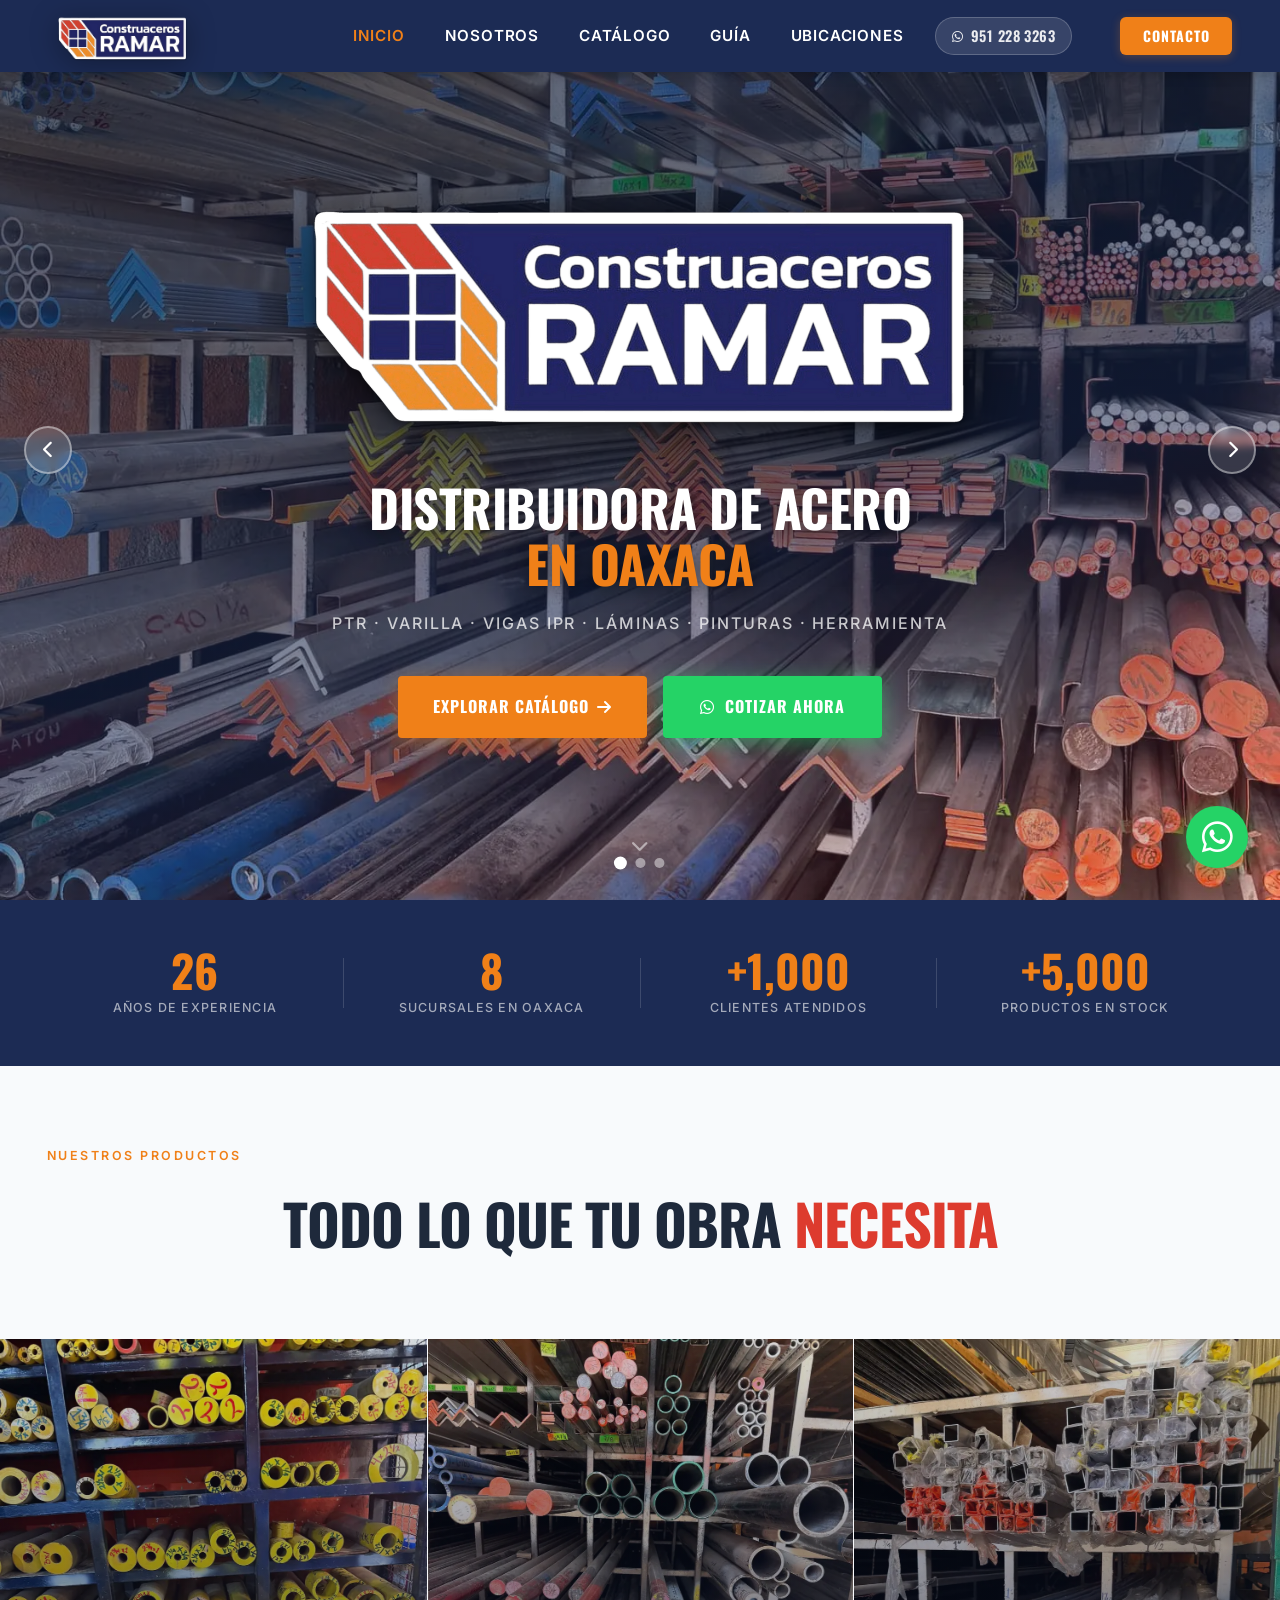
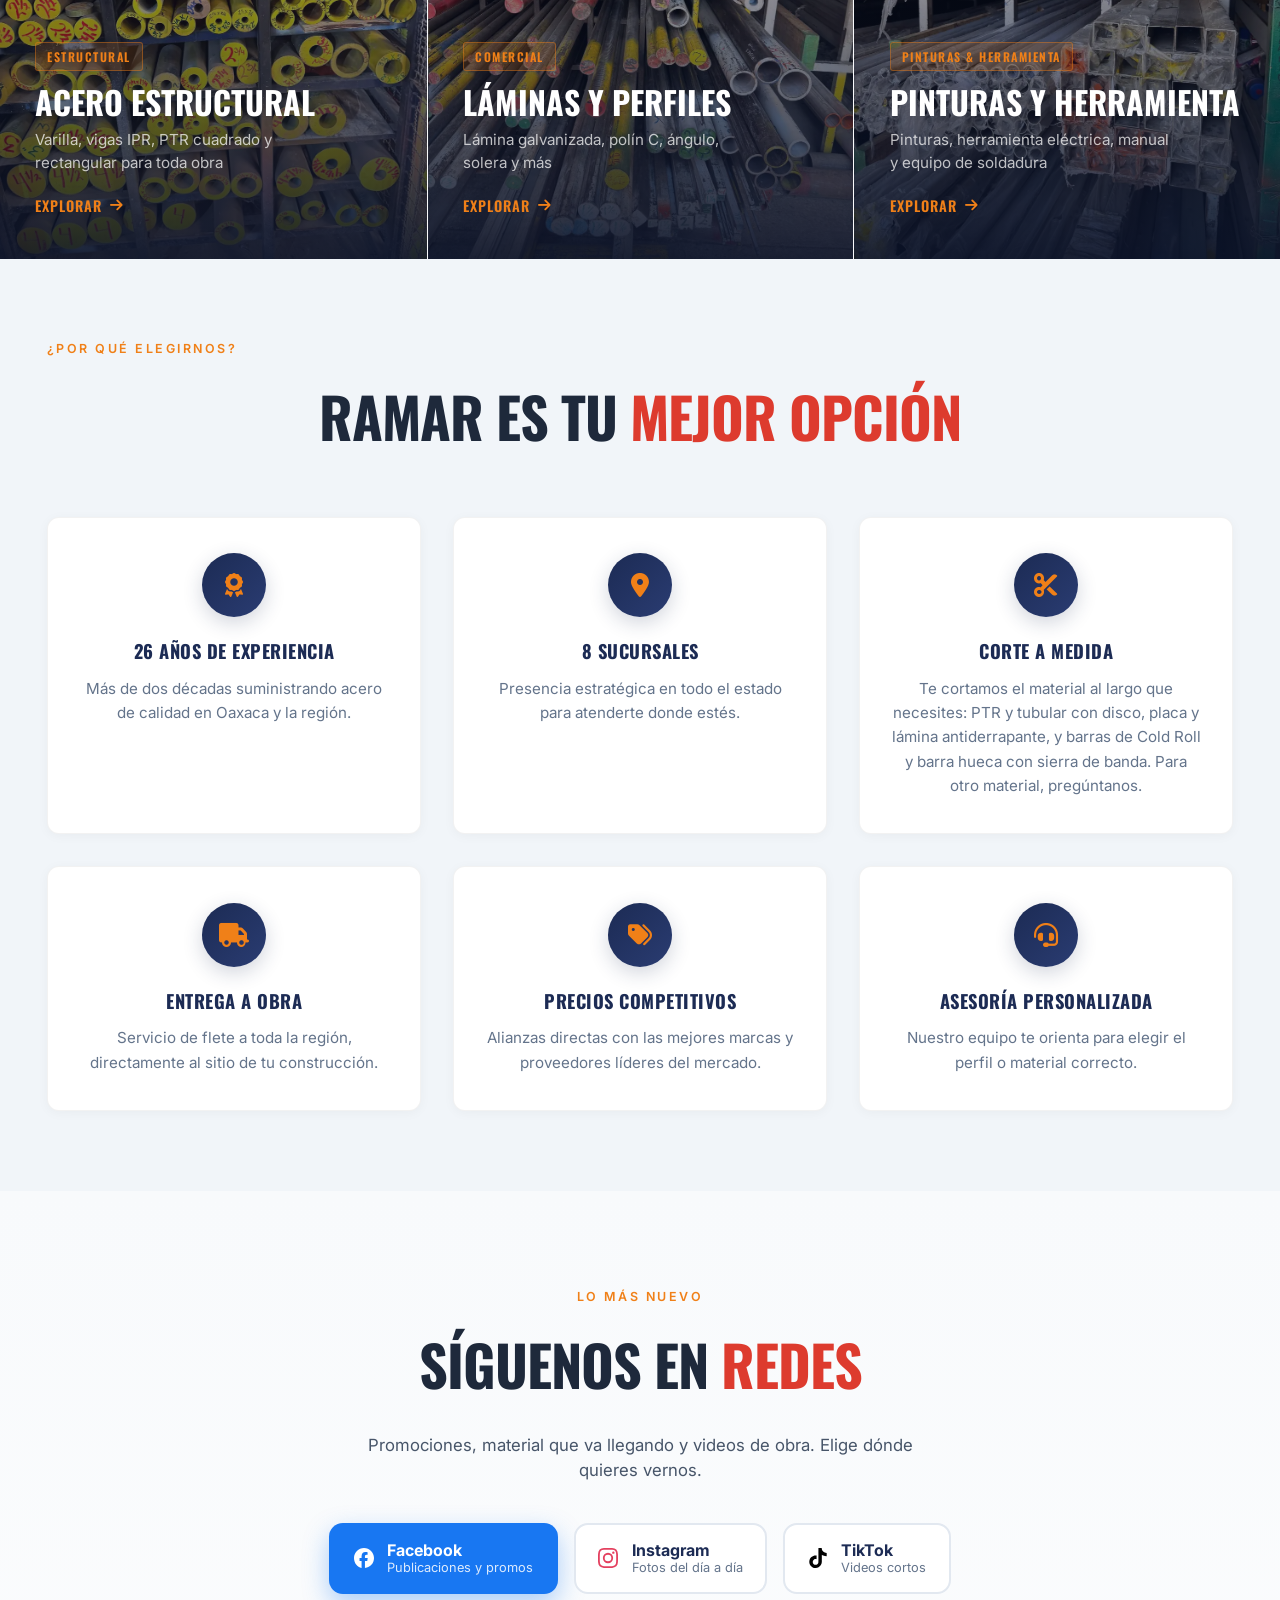
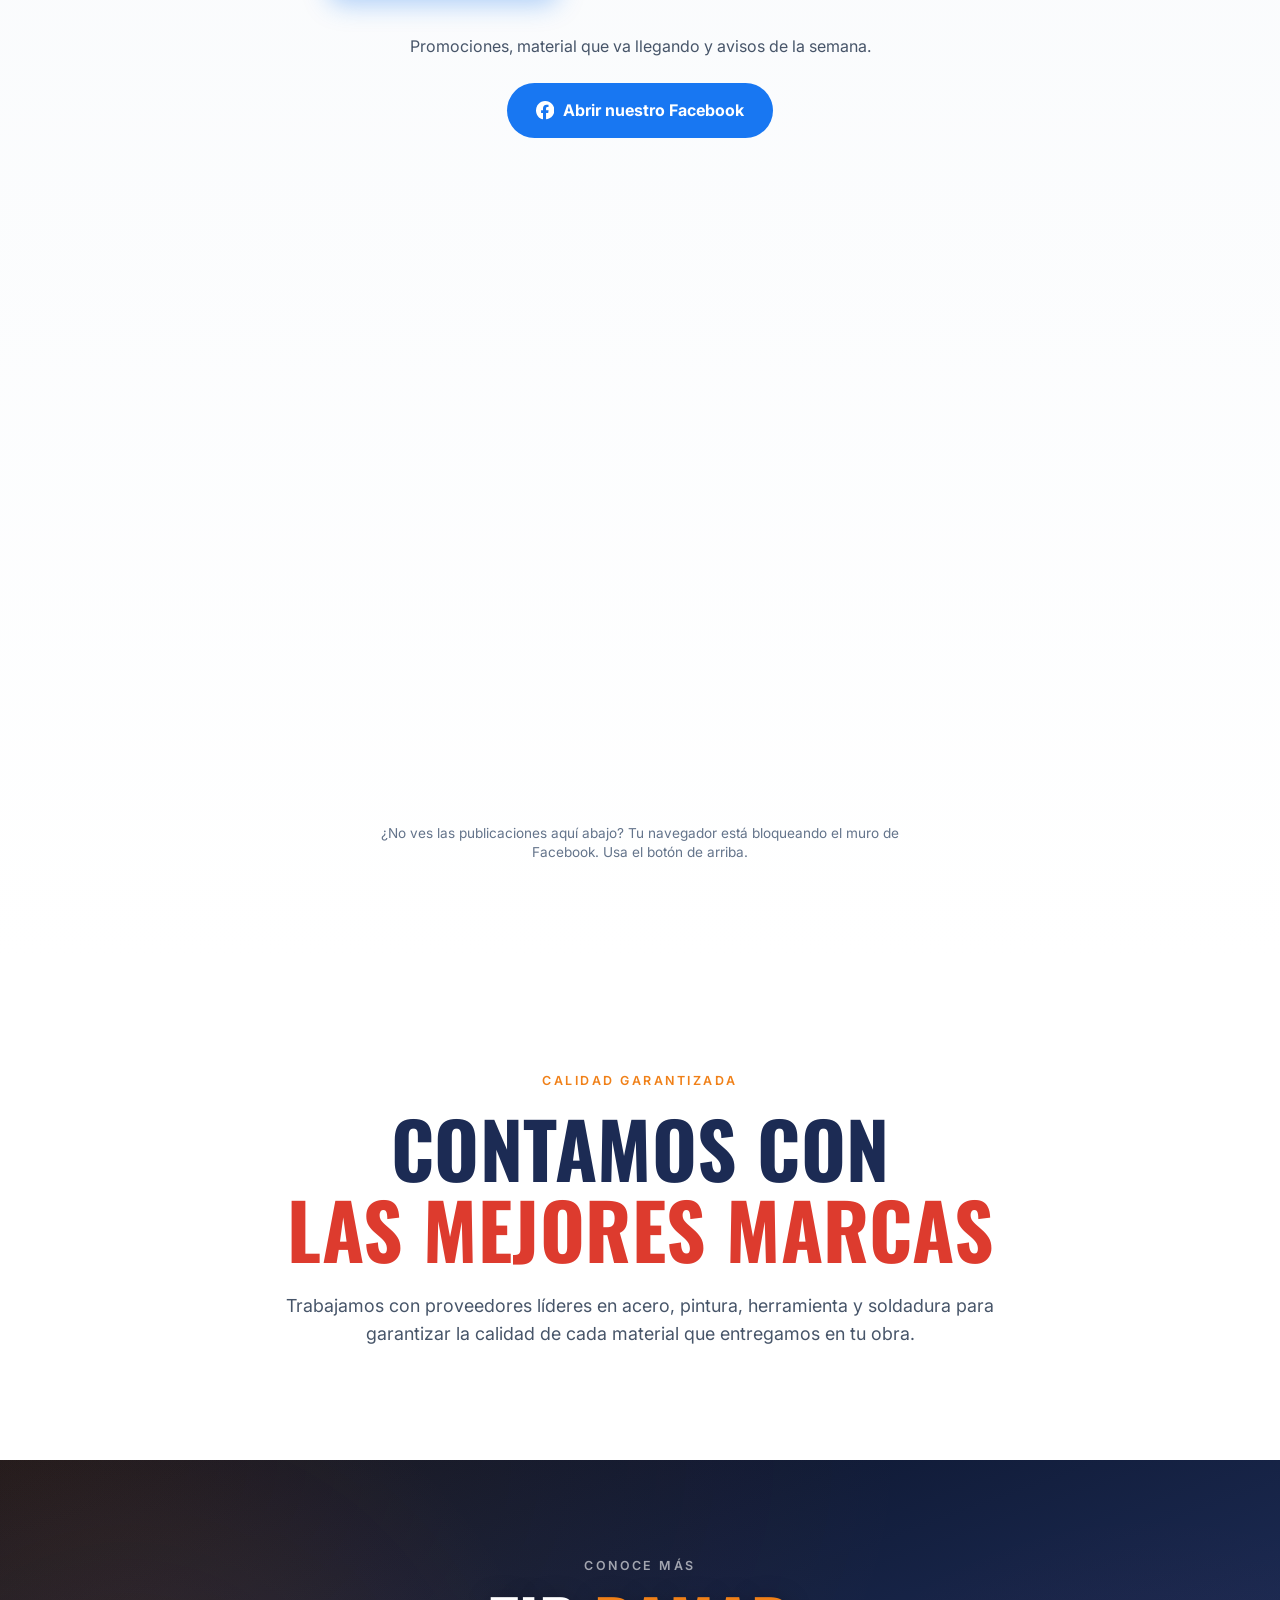
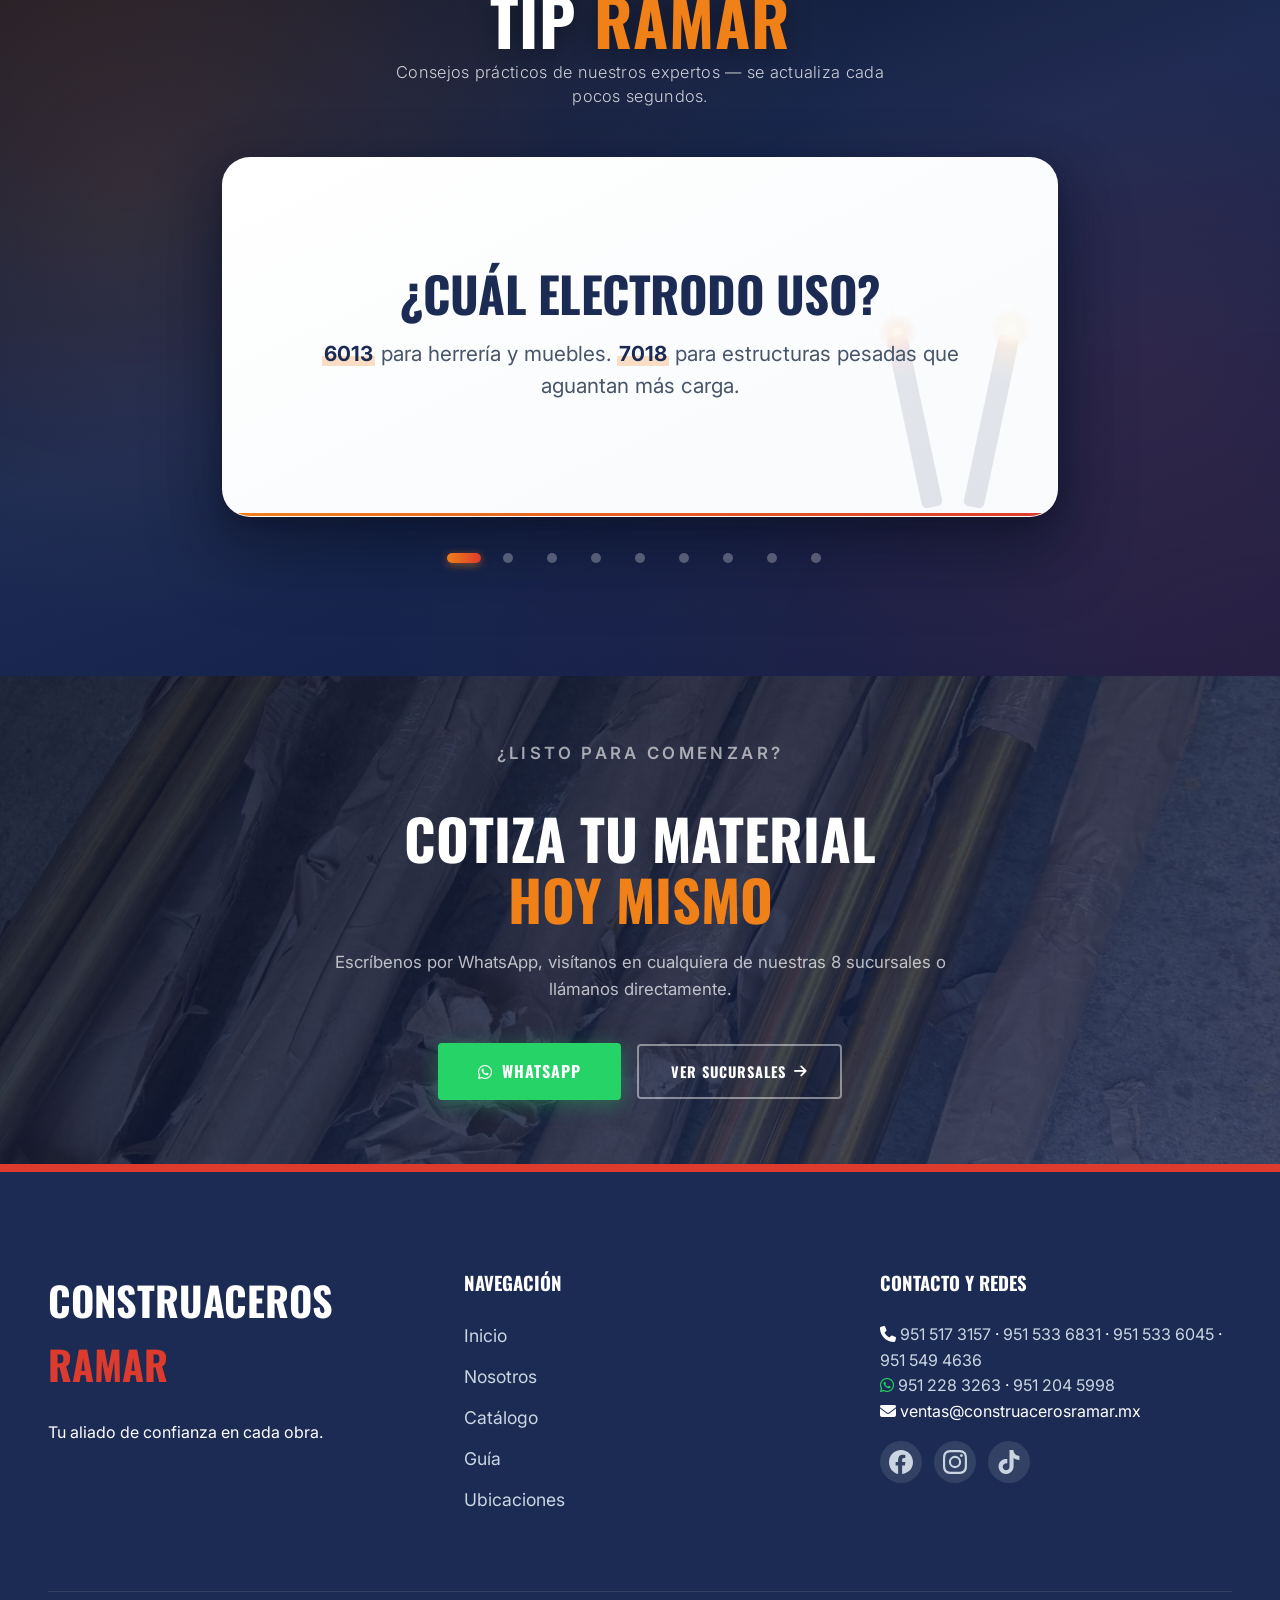
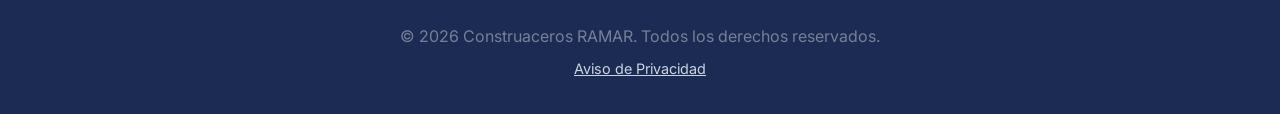
<file: index.html>
<!DOCTYPE html>
<html lang="es">
<head>
    <meta charset="UTF-8">
    <meta name="viewport" content="width=device-width, initial-scale=1.0">
    <title>Construaceros RAMAR - Distribuidora de Acero en Oaxaca</title>
    <meta name="description" content="Distribuidora de acero con 26 años en Oaxaca. Varillas, vigas IPR, PTR, láminas, perfiles de herrería y pinturas PintuMex. 8 sucursales, servicio a todo el estado.">
    <meta property="og:title" content="Construaceros RAMAR - Tu soporte de Acero en Oaxaca">
    <meta property="og:description" content="26 años distribuyendo acero en Oaxaca. 8 sucursales, amplio catálogo y atención personalizada para tu obra.">
    <meta property="og:image" content="https://construacerosramar.mx/assets/images/logo-horizontal.png">
    <meta property="og:url" content="https://construacerosramar.mx/">
    <link rel="canonical" href="https://construacerosramar.mx/">
    <meta name="twitter:card" content="summary_large_image">
    <meta name="twitter:title" content="Construaceros RAMAR - Tu soporte de Acero en Oaxaca">
    <meta name="twitter:description" content="26 años distribuyendo acero en Oaxaca. 8 sucursales, amplio catálogo y atención personalizada para tu obra.">
    <meta name="twitter:image" content="https://construacerosramar.mx/assets/images/logo-horizontal.png">
    <meta property="og:type" content="website">
    <link rel="icon" type="image/png" sizes="32x32" href="favicon-32x32.png">
    <link rel="icon" type="image/png" sizes="16x16" href="favicon-16x16.png">
    <link rel="apple-touch-icon" sizes="180x180" href="apple-touch-icon.png">
    <link rel="manifest" href="site.webmanifest">
    <meta name="theme-color" content="#1C2B54">
    <link rel="preconnect" href="https://fonts.googleapis.com">
    <link rel="preconnect" href="https://fonts.gstatic.com" crossorigin>
    <link href="https://fonts.googleapis.com/css2?family=Oswald:wght@400;500;600;700&family=Inter:wght@300;400;500;600&display=swap" rel="stylesheet">
    <link rel="stylesheet" href="https://cdnjs.cloudflare.com/ajax/libs/font-awesome/6.4.0/css/all.min.css">
    <link rel="stylesheet" href="styles.css">

    <!-- Schema.org: Organization (negocio principal con redes sociales) -->
    <script type="application/ld+json">
    {
      "@context": "https://schema.org",
      "@type": "Organization",
      "@id": "https://construacerosramar.mx/#organization",
      "name": "Construaceros RAMAR",
      "alternateName": "RAMAR",
      "url": "https://construacerosramar.mx/",
      "logo": "https://construacerosramar.mx/assets/images/logo-horizontal.png",
      "description": "Distribuidora de acero con 26 años en Oaxaca. 8 sucursales propias + 4 distribuidores autorizados.",
      "foundingDate": "2000",
      "telephone": "+52-951-228-3263",
      "email": "ventas@construacerosramar.mx",
      "address": {
        "@type": "PostalAddress",
        "streetAddress": "Av. del Valle #8 Bis, Col. Ex Garita",
        "addressLocality": "Santa Cruz Xoxocotlán",
        "addressRegion": "Oaxaca",
        "postalCode": "71233",
        "addressCountry": "MX"
      },
      "areaServed": { "@type": "State", "name": "Oaxaca" },
      "sameAs": [
        "https://www.facebook.com/ConstruacerosRamarOficial",
        "https://www.instagram.com/ramar.oficial",
        "https://www.tiktok.com/@ramar.oficial"
      ]
    }
    </script>
    <!-- Schema.org: WebSite con búsqueda interna -->
    <script type="application/ld+json">
    {
      "@context": "https://schema.org",
      "@type": "WebSite",
      "@id": "https://construacerosramar.mx/#website",
      "url": "https://construacerosramar.mx/",
      "name": "Construaceros RAMAR",
      "publisher": { "@id": "https://construacerosramar.mx/#organization" },
      "inLanguage": "es-MX"
    }
    </script>
</head>
<body>
    <a href="#main" class="skip-link">Saltar al contenido principal</a>
    <!-- Logos de redes como SVG propio. Antes eran iconos de Font Awesome, pero
         fa-facebook-f es una "f" suelta mucho más angosta que el cuadro de
         Instagram, así que las tres pestañas no alineaban. Con un mismo
         viewBox 24x24 quedan del mismo tamaño, y además dejan de depender
         de que cargue el CDN. Trazos de Simple Icons (CC0). -->
    <svg width="0" height="0" style="position:absolute" aria-hidden="true" focusable="false">
      <symbol id="ico-facebook" viewBox="0 0 24 24">
        <path fill="currentColor" d="M24 12.073C24 5.405 18.627 0 12 0S0 5.405 0 12.073C0 18.1 3.882 23.094 9.101 24v-8.437H6.627v-3.49h2.474V9.9c0-3.297 1.792-5.118 4.533-5.118 1.313 0 2.686.236 2.686.236v2.953H15.08c-1.491 0-1.956.931-1.956 1.886v2.216h3.328l-.532 3.49h-2.796V24C20.118 23.094 24 18.1 24 12.073z"/>
      </symbol>
      <symbol id="ico-instagram" viewBox="0 0 24 24">
        <path fill="currentColor" d="M12 2.163c3.204 0 3.584.012 4.85.07 3.252.148 4.771 1.691 4.919 4.919.058 1.265.069 1.645.069 4.849 0 3.205-.012 3.584-.069 4.849-.149 3.225-1.664 4.771-4.919 4.919-1.266.058-1.644.07-4.85.07-3.204 0-3.584-.012-4.849-.07-3.26-.149-4.771-1.699-4.919-4.92-.058-1.265-.07-1.644-.07-4.849 0-3.204.013-3.583.07-4.849.149-3.227 1.664-4.771 4.919-4.919 1.266-.057 1.645-.069 4.849-.069zM12 0C8.741 0 8.333.014 7.053.072 2.695.272.273 2.69.073 7.052.014 8.333 0 8.741 0 12c0 3.259.014 3.668.072 4.948.2 4.358 2.618 6.78 6.98 6.98C8.333 23.986 8.741 24 12 24c3.259 0 3.668-.014 4.948-.072 4.354-.2 6.782-2.618 6.979-6.98.059-1.28.073-1.689.073-4.948 0-3.259-.014-3.667-.072-4.947-.196-4.354-2.617-6.78-6.979-6.98C15.668.014 15.259 0 12 0zm0 5.838a6.162 6.162 0 100 12.324 6.162 6.162 0 000-12.324zM12 16a4 4 0 110-8 4 4 0 010 8zm6.406-11.845a1.44 1.44 0 100 2.881 1.44 1.44 0 000-2.881z"/>
      </symbol>
      <symbol id="ico-tiktok" viewBox="0 0 24 24">
        <path fill="currentColor" d="M12.525.02c1.31-.02 2.61-.01 3.91-.02.08 1.53.63 3.09 1.75 4.17 1.12 1.11 2.7 1.62 4.24 1.79v4.03c-1.44-.05-2.89-.35-4.2-.97-.57-.26-1.1-.59-1.62-.93-.01 2.92.01 5.84-.02 8.75-.08 1.4-.54 2.79-1.35 3.94-1.31 1.92-3.58 3.17-5.91 3.21-1.43.08-2.86-.31-4.08-1.03-2.02-1.19-3.44-3.37-3.65-5.71-.02-.5-.03-1-.01-1.49.18-1.9 1.12-3.72 2.58-4.96 1.66-1.44 3.98-2.13 6.15-1.72.02 1.48-.04 2.96-.04 4.44-.99-.32-2.15-.23-3.02.37-.63.41-1.11 1.04-1.36 1.75-.21.51-.15 1.07-.14 1.61.24 1.64 1.82 3.02 3.5 2.87 1.12-.01 2.19-.66 2.77-1.61.19-.33.4-.67.41-1.06.1-1.79.06-3.57.07-5.36.01-4.03-.01-8.05.02-12.07z"/>
      </symbol>
    </svg>

    <!-- ═══════════════ NAVBAR ═══════════════ -->
    <header class="navbar">
        <div class="logo">
            <a href="index.html">
                <img src="assets/images/logo-horizontal.png" alt="Construaceros RAMAR Logo">
            </a>
        </div>
        <nav>
            <ul class="nav-links" id="nav-principal">
                <li><a href="index.html" style="color: var(--color-yellow);">Inicio</a></li>
                <li><a href="nosotros.html">Nosotros</a></li>
                <li><a href="catalogo.html">Catálogo</a></li>
                <li><a href="guia.html">Guía</a></li>
                <li><a href="ubicaciones.html">Ubicaciones</a></li>
            </ul>
        </nav>
        <a href="https://wa.me/5219512283263" target="_blank" rel="noopener" class="navbar-phone" aria-label="Cotiza por WhatsApp al 951 228 3263"><i class="fa-brands fa-whatsapp"></i> 951 228 3263</a>
        <a href="contacto.html" class="btn-primary contact-btn">Contacto</a>
        <button class="hamburger" aria-label="Abrir menú" aria-expanded="false" aria-controls="nav-principal">
            <div class="line"></div>
            <div class="line"></div>
            <div class="line"></div>
        </button>
    </header>

    <main id="main">

        <!-- ═══════════════ HERO CAROUSEL ═══════════════ -->
        <section class="hero-section">
            <div class="carousel-slides">
                <div class="carousel-slide active" style="background-image:url('assets/images/20260430_182716750_iOS.webp')"></div>
                <div class="carousel-slide" style="background-image:url('assets/images/20260430_182919820_iOS.webp')"></div>
                <div class="carousel-slide" style="background-image:url('assets/images/ramar-bodega-perfiles.jpg')"></div>
            </div>
            <div class="hero-overlay"></div>
            <div class="hero-content">
                <img src="assets/images/logo-horizontal.png" alt="Construaceros RAMAR" class="hero-logo">
                <h1 class="hero-headline">DISTRIBUIDORA DE ACERO<br><span class="text-yellow">EN OAXACA</span></h1>
                <p class="hero-sub">PTR · Varilla · Vigas IPR · Láminas · Pinturas · Herramienta</p>
                <div class="hero-buttons">
                    <a href="catalogo.html" class="btn-hero-primary">Explorar catálogo <i class="fa-solid fa-arrow-right"></i></a>
                    <a href="https://wa.me/5219512283263" target="_blank" class="btn-hero-wa"><i class="fa-brands fa-whatsapp"></i> Cotizar ahora</a>
                </div>
            </div>
            <button class="carousel-prev" aria-label="Anterior"><i class="fa-solid fa-chevron-left"></i></button>
            <button class="carousel-next" aria-label="Siguiente"><i class="fa-solid fa-chevron-right"></i></button>
            <div class="carousel-dots">
                <span class="carousel-dot active" data-idx="0"></span>
                <span class="carousel-dot" data-idx="1"></span>
                <span class="carousel-dot" data-idx="2"></span>
            </div>
            <div class="hero-scroll-hint">
                <i class="fa-solid fa-chevron-down"></i>
            </div>
        </section>

        <!-- ═══════════════ STATS BAR ═══════════════ -->
        <section class="stats-bar">
            <div class="stats-bar-inner">
                <div class="sbar-item">
                    <span class="sbar-num">26</span>
                    <span class="sbar-label">Años de experiencia</span>
                </div>
                <div class="sbar-div"></div>
                <div class="sbar-item">
                    <span class="sbar-num">8</span>
                    <span class="sbar-label">Sucursales en Oaxaca</span>
                </div>
                <div class="sbar-div"></div>
                <div class="sbar-item">
                    <span class="sbar-num">+1,000</span>
                    <span class="sbar-label">Clientes atendidos</span>
                </div>
                <div class="sbar-div"></div>
                <div class="sbar-item">
                    <span class="sbar-num">+5,000</span>
                    <span class="sbar-label">Productos en stock</span>
                </div>
            </div>
        </section>

        <!-- ═══════════════ PROMOCIONES ═══════════════ -->
        <!-- Nace oculta. El script de abajo la muestra SOLO si hay promociones
             vigentes. Las vencidas se quitan solas según su fecha 'hasta'. -->
        <section class="promos-section fade-in" id="promociones" hidden>
            <div class="container">
                <p class="section-eyebrow dark">Por tiempo limitado</p>
                <h2 class="section-title text-center">PROMOCIONES <span class="text-red">VIGENTES</span></h2>
                <div class="promos-grid" id="promos-grid"></div>
            </div>
        </section>

        <!-- ═══════════════ CATEGORÍAS DE PRODUCTOS ═══════════════ -->
        <section class="home-categories fade-in">
            <div class="container">
                <p class="section-eyebrow dark">Nuestros productos</p>
                <h2 class="section-title text-center">TODO LO QUE TU OBRA <span class="text-red">NECESITA</span></h2>
            </div>
            <div class="home-cats-grid">
                <a href="catalogo.html" class="home-cat-card">
                    <div class="home-cat-img" style="background-image:url('assets/images/20260430_182743814_iOS.webp')"></div>
                    <div class="home-cat-overlay"></div>
                    <div class="home-cat-content">
                        <span class="home-cat-tag">Estructural</span>
                        <h3>Acero Estructural</h3>
                        <p>Varilla, vigas IPR, PTR cuadrado y rectangular para toda obra</p>
                        <span class="home-cat-cta">Explorar <i class="fa-solid fa-arrow-right"></i></span>
                    </div>
                </a>
                <a href="catalogo.html" class="home-cat-card">
                    <div class="home-cat-img" style="background-image:url('assets/images/20260430_182719859_iOS.webp')"></div>
                    <div class="home-cat-overlay"></div>
                    <div class="home-cat-content">
                        <span class="home-cat-tag">Comercial</span>
                        <h3>Láminas y Perfiles</h3>
                        <p>Lámina galvanizada, polín C, ángulo, solera y más</p>
                        <span class="home-cat-cta">Explorar <i class="fa-solid fa-arrow-right"></i></span>
                    </div>
                </a>
                <a href="catalogo.html" class="home-cat-card">
                    <div class="home-cat-img" style="background-image:url('assets/images/20260430_182710507_iOS.webp')"></div>
                    <div class="home-cat-overlay"></div>
                    <div class="home-cat-content">
                        <span class="home-cat-tag">Pinturas &amp; Herramienta</span>
                        <h3>Pinturas y Herramienta</h3>
                        <p>Pinturas, herramienta eléctrica, manual y equipo de soldadura</p>
                        <span class="home-cat-cta">Explorar <i class="fa-solid fa-arrow-right"></i></span>
                    </div>
                </a>
            </div>
        </section>

        <!-- ═══════════════ POR QUÉ RAMAR ═══════════════ -->
        <section class="home-why fade-in">
            <div class="container">
                <p class="section-eyebrow dark">¿Por qué elegirnos?</p>
                <h2 class="section-title text-center">RAMAR ES TU <span class="text-red">MEJOR OPCIÓN</span></h2>
                <div class="home-why-grid">
                    <div class="home-why-item">
                        <div class="home-why-icon"><i class="fa-solid fa-award"></i></div>
                        <h4>26 Años de Experiencia</h4>
                        <p>Más de dos décadas suministrando acero de calidad en Oaxaca y la región.</p>
                    </div>
                    <div class="home-why-item">
                        <div class="home-why-icon"><i class="fa-solid fa-location-dot"></i></div>
                        <h4>8 Sucursales</h4>
                        <p>Presencia estratégica en todo el estado para atenderte donde estés.</p>
                    </div>
                    <div class="home-why-item">
                        <div class="home-why-icon"><i class="fa-solid fa-scissors"></i></div>
                        <h4>Corte a Medida</h4>
                        <p>Te cortamos el material al largo que necesites: PTR y tubular con disco, placa y lámina antiderrapante, y barras de Cold Roll y barra hueca con sierra de banda. Para otro material, pregúntanos.</p>
                    </div>
                    <div class="home-why-item">
                        <div class="home-why-icon"><i class="fa-solid fa-truck"></i></div>
                        <h4>Entrega a Obra</h4>
                        <p>Servicio de flete a toda la región, directamente al sitio de tu construcción.</p>
                    </div>
                    <div class="home-why-item">
                        <div class="home-why-icon"><i class="fa-solid fa-tags"></i></div>
                        <h4>Precios Competitivos</h4>
                        <p>Alianzas directas con las mejores marcas y proveedores líderes del mercado.</p>
                    </div>
                    <div class="home-why-item">
                        <div class="home-why-icon"><i class="fa-solid fa-headset"></i></div>
                        <h4>Asesoría Personalizada</h4>
                        <p>Nuestro equipo te orienta para elegir el perfil o material correcto.</p>
                    </div>
                </div>
            </div>
        </section>

        <!-- ═══════════════ REDES SOCIALES ═══════════════ -->
        <section class="redes-section fade-in" id="redes">
            <div class="container">
                <p class="section-eyebrow dark">Lo más nuevo</p>
                <h2 class="section-title text-center">SÍGUENOS EN <span class="text-red">REDES</span></h2>
                <p class="redes-sub">Promociones, material que va llegando y videos de obra. Elige dónde quieres vernos.</p>

                <div class="redes-tabs" role="tablist" aria-label="Elige una red social">
                    <button class="red-tab red-fb active" id="tab-fb" data-red="fb" role="tab" aria-selected="true" aria-controls="panel-fb" type="button">
                        <svg aria-hidden="true" focusable="false"><use href="#ico-facebook"/></svg>
                        <span class="red-tab-txt">
                            <span class="red-tab-nombre">Facebook</span>
                            <span class="red-tab-handle">Publicaciones y promos</span>
                        </span>
                    </button>
                    <button class="red-tab red-ig" id="tab-ig" data-red="ig" role="tab" aria-selected="false" aria-controls="panel-ig" type="button">
                        <svg aria-hidden="true" focusable="false"><use href="#ico-instagram"/></svg>
                        <span class="red-tab-txt">
                            <span class="red-tab-nombre">Instagram</span>
                            <span class="red-tab-handle">Fotos del día a día</span>
                        </span>
                    </button>
                    <button class="red-tab red-tk" id="tab-tk" data-red="tk" role="tab" aria-selected="false" aria-controls="panel-tk" type="button">
                        <svg aria-hidden="true" focusable="false"><use href="#ico-tiktok"/></svg>
                        <span class="red-tab-txt">
                            <span class="red-tab-nombre">TikTok</span>
                            <span class="red-tab-handle">Videos cortos</span>
                        </span>
                    </button>
                </div>

                <div class="redes-paneles">
                    <!-- Facebook. El plugin oficial se queda, pero NO puede ser lo
                         único: muchos navegadores con protección de rastreo lo
                         bloquean y el panel se veía como un recuadro vacío. Por eso
                         el botón va arriba y siempre visible, y el muro va abajo
                         con un aviso de qué hacer si no aparece. -->
                    <div class="red-panel red-panel-fb active" id="panel-fb" role="tabpanel" aria-labelledby="tab-fb">
                        <p class="red-panel-intro">Promociones, material que va llegando y avisos de la semana.</p>
                        <a href="https://www.facebook.com/ConstruacerosRamarOficial" target="_blank" rel="noopener" class="red-cta red-cta-fb red-cta-arriba">
                            <svg aria-hidden="true" focusable="false"><use href="#ico-facebook"/></svg> Abrir nuestro Facebook
                        </a>
                        <div class="fb-feed-wrap">
                            <iframe
                                src="https://www.facebook.com/plugins/page.php?href=https%3A%2F%2Fwww.facebook.com%2FConstruacerosRamarOficial&tabs=timeline&width=500&height=640&small_header=false&adapt_container_width=true&hide_cover=false&show_facepile=true"
                                width="500"
                                height="640"
                                style="border:none;overflow:hidden;max-width:100%;"
                                scrolling="no"
                                frameborder="0"
                                allowfullscreen="true"
                                allow="autoplay; clipboard-write; encrypted-media; picture-in-picture; web-share"
                                loading="lazy"
                                title="Publicaciones de Construaceros RAMAR en Facebook">
                            </iframe>
                        </div>
                        <p class="red-aviso">¿No ves las publicaciones aquí abajo? Tu navegador está bloqueando el muro de Facebook. Usa el botón de arriba.</p>
                    </div>

                    <!-- Instagram: fotos reales de bodega como antesala, sin simular el feed -->
                    <div class="red-panel red-panel-ig" id="panel-ig" role="tabpanel" aria-labelledby="tab-ig" hidden>
                        <p class="red-panel-intro">Así se ve la bodega por dentro. Todo el contenido está en Instagram.</p>
                        <div class="red-galeria">
                            <img src="assets/images/20260430_182659213_iOS.webp" alt="Tubería de acero acomodada por medida en el rack" loading="lazy">
                            <img src="assets/images/20260430_182710507_iOS.webp" alt="Material de acero en bodega RAMAR" loading="lazy">
                            <img src="assets/images/20260430_182716750_iOS.webp" alt="Perfiles de acero en existencia" loading="lazy">
                            <img src="assets/images/20260430_182731019_iOS.webp" alt="Almacén de perfiles y soleras" loading="lazy">
                            <img src="assets/images/20260430_182743814_iOS.webp" alt="Material estructural en bodega" loading="lazy">
                            <img src="assets/images/20260430_182919820_iOS.webp" alt="Vista general de la bodega RAMAR" loading="lazy">
                        </div>
                        <a href="https://www.instagram.com/ramar.oficial" target="_blank" rel="noopener" class="red-cta red-cta-ig">
                            <svg aria-hidden="true" focusable="false"><use href="#ico-instagram"/></svg> Ver @ramar.oficial en Instagram
                        </a>
                    </div>

                    <!-- TikTok -->
                    <div class="red-panel red-panel-tk" id="panel-tk" role="tabpanel" aria-labelledby="tab-tk" hidden>
                        <div class="red-tk-caja">
                            <svg class="red-tk-icono" aria-hidden="true" focusable="false"><use href="#ico-tiktok"/></svg>
                            <h3>Videos cortos de obra y material</h3>
                            <p>Cómo se ve el material de cerca, cómo se usa y qué va llegando a bodega.</p>
                            <a href="https://www.tiktok.com/@ramar.oficial" target="_blank" rel="noopener" class="red-cta red-cta-tk">
                                <svg aria-hidden="true" focusable="false"><use href="#ico-tiktok"/></svg> Ver @ramar.oficial en TikTok
                            </a>
                        </div>
                    </div>
                </div>
            </div>
        </section>

        <!-- ═══════════════ MARCAS ═══════════════ -->
        <section class="brands-section fade-in">
            <div class="container">
                <p class="section-eyebrow dark">Calidad garantizada</p>
                <h2 class="brands-headline">CONTAMOS CON<br><span class="text-red">LAS MEJORES MARCAS</span></h2>
                <p class="brands-sub">Trabajamos con proveedores líderes en acero, pintura, herramienta y soldadura para garantizar la calidad de cada material que entregamos en tu obra.</p>
            </div>
        </section>

        <!-- ═══════════════ TIPS ROTATIVOS ═══════════════ -->
        <section class="tips-section fade-in">
            <div class="tips-bg-pattern"></div>
            <div class="container">
                <p class="section-eyebrow light">Conoce más</p>
                <h2 class="tips-title">TIP <span class="text-yellow">RAMAR</span></h2>
                <p class="tips-sub">Consejos prácticos de nuestros expertos — se actualiza cada pocos segundos.</p>

                <div class="tip-rotator" id="tip-rotator">
                    <!-- Las tarjetas se inyectan por JS; este es el placeholder inicial -->
                    <div class="tip-watermark"><img src="assets/images/tips/electrodos.svg" alt=""></div>
                    <div class="tip-card active">
                        <h3 class="tip-headline">¿Cuál electrodo uso?</h3>
                        <p class="tip-text"><strong>6013</strong> para herrería y muebles. <strong>7018</strong> para estructuras pesadas que aguantan más carga.</p>
                    </div>
                </div>

                <div class="tip-dots" id="tip-dots"></div>
            </div>
        </section>

        <!-- ═══════════════ CTA FINAL ═══════════════ -->
        <section class="cta-final">
            <img src="assets/images/20260430_182731019_iOS.webp" alt="Material RAMAR" class="cta-final-bg" loading="lazy">
            <div class="cta-final-overlay"></div>
            <div class="cta-final-content">
                <p class="section-eyebrow light">¿Listo para comenzar?</p>
                <h2>COTIZA TU MATERIAL<br><span class="text-yellow">HOY MISMO</span></h2>
                <p>Escríbenos por WhatsApp, visítanos en cualquiera de nuestras 8 sucursales o llámanos directamente.</p>
                <div class="cta-final-btns">
                    <a href="https://wa.me/5219512283263" target="_blank" class="btn-wa-big"><i class="fa-brands fa-whatsapp"></i> WhatsApp</a>
                    <a href="ubicaciones.html" class="btn-outline-light">Ver sucursales <i class="fa-solid fa-arrow-right"></i></a>
                </div>
            </div>
        </section>

    </main>

    <!-- ═══════════════ FOOTER ═══════════════ -->
    <footer id="footer-section">
        <div class="footer-container">
            <div class="footer-brand">
                <h2>Construaceros<span class="text-red"> RAMAR</span></h2>
                <p>Tu aliado de confianza en cada obra.</p>
            </div>
            <div class="footer-links">
                <h3>Navegación</h3>
                <ul>
                    <li><a href="index.html">Inicio</a></li>
                    <li><a href="nosotros.html">Nosotros</a></li>
                    <li><a href="catalogo.html">Catálogo</a></li>
                    <li><a href="guia.html">Guía</a></li>
                    <li><a href="ubicaciones.html">Ubicaciones</a></li>
                </ul>
            </div>
            <div class="footer-contact">
                <h3>Contacto y Redes</h3>
                <p><i class="fa-solid fa-phone"></i> <a href="tel:9515173157" style="color:#cbd5e1;text-decoration:none;">951 517 3157</a> · <a href="tel:9515336831" style="color:#cbd5e1;text-decoration:none;">951 533 6831</a> · <a href="tel:9515336045" style="color:#cbd5e1;text-decoration:none;">951 533 6045</a> · <a href="tel:9515494636" style="color:#cbd5e1;text-decoration:none;">951 549 4636</a></p>
                <p><i class="fa-brands fa-whatsapp" style="color:#25D366;"></i> <a href="https://wa.me/5219512283263" target="_blank" rel="noopener" style="color:#cbd5e1;text-decoration:none;">951 228 3263</a> · <a href="https://wa.me/5219512045998" target="_blank" rel="noopener" style="color:#cbd5e1;text-decoration:none;">951 204 5998</a></p>
                <p><i class="fa-solid fa-envelope"></i> <a href="mailto:ventas@construacerosramar.mx" style="color:inherit;text-decoration:none">ventas@construacerosramar.mx</a></p>
                <div class="social-icons">
                    <a href="https://www.facebook.com/ConstruacerosRamarOficial" target="_blank" class="social-link fb" aria-label="Facebook"><svg aria-hidden="true" focusable="false"><use href="#ico-facebook"/></svg></a>
                    <a href="https://www.instagram.com/ramar.oficial" target="_blank" class="social-link ig" aria-label="Instagram"><svg aria-hidden="true" focusable="false"><use href="#ico-instagram"/></svg></a>
                    <a href="https://www.tiktok.com/@ramar.oficial" target="_blank" class="social-link tk" aria-label="TikTok"><svg aria-hidden="true" focusable="false"><use href="#ico-tiktok"/></svg></a>
                </div>
            </div>
        </div>
        <div class="footer-bottom">
            <p>&copy; 2026 Construaceros RAMAR. Todos los derechos reservados.</p>
            <p class="footer-legal"><a href="aviso-privacidad.html">Aviso de Privacidad</a></p>
        </div>
    </footer>

    <a href="https://wa.me/5219512283263" target="_blank" class="whatsapp-float" aria-label="Cotiza por WhatsApp">
        <i class="fa-brands fa-whatsapp"></i>
        <span class="wa-tooltip">Cotiza por WhatsApp</span>
    </a>

    <script src="main.js"></script>

    <!-- ═══════════════ PESTAÑAS DE REDES SOCIALES ═══════════════ -->
    <script>
    (function () {
        const tabs = document.querySelectorAll('.red-tab');
        if (!tabs.length) return;

        function mostrar(red) {
            tabs.forEach((t) => {
                const activa = t.dataset.red === red;
                t.classList.toggle('active', activa);
                t.setAttribute('aria-selected', activa ? 'true' : 'false');
            });
            document.querySelectorAll('.red-panel').forEach((p) => {
                const activo = p.id === 'panel-' + red;
                p.classList.toggle('active', activo);
                p.hidden = !activo;
            });
        }

        tabs.forEach((t) => t.addEventListener('click', () => mostrar(t.dataset.red)));

        // Flechas izquierda/derecha entre pestañas, como espera un lector de pantalla.
        document.querySelector('.redes-tabs').addEventListener('keydown', (e) => {
            if (e.key !== 'ArrowRight' && e.key !== 'ArrowLeft') return;
            const lista = [...tabs];
            const i = lista.indexOf(document.activeElement);
            if (i === -1) return;
            const sig = lista[(i + (e.key === 'ArrowRight' ? 1 : -1) + lista.length) % lista.length];
            sig.focus();
            mostrar(sig.dataset.red);
            e.preventDefault();
        });
    })();
    </script>

    <!-- ═══════════════ PROMOCIONES ═══════════════ -->
    <script>
    (function () {
        /* ─────────────────────────────────────────────────────────────
           PROMOCIONES

           Para agregar una: copia un bloque y llena los campos.
           Para quitarla: no hace falta tocar nada — se va sola el día
           siguiente de su fecha 'hasta'.

             titulo    Qué es la promoción
             texto     Una o dos líneas. Admite <strong>.
             img       Ruta local en assets/images/ (nunca sobreescribir
                       un nombre de archivo ya publicado: el caché dura
                       un año — usa un nombre nuevo).
             alt       Descripción de la imagen para accesibilidad.
             hasta     'AAAA-MM-DD' — último día que se muestra (inclusive).
             wa        Texto del mensaje de WhatsApp, URL-encoded.

           Con la lista vacía, la sección queda oculta.
        ───────────────────────────────────────────────────────────── */
        const PROMOS = [
            // {
            //     titulo: 'Lámina Galvanizada Cal. 26',
            //     texto:  'Precio especial por volumen en <strong>Matriz La Ex-Garita</strong>.',
            //     img:    'assets/images/ramar-promo-<nombre>.jpg',
            //     alt:    'Rollos de lámina galvanizada calibre 26 en bodega RAMAR',
            //     hasta:  '2026-09-30',
            //     wa:     'Me%20interesa%20la%20promoci%C3%B3n%20de%20L%C3%A1mina%20Galvanizada'
            // },
        ];

        const WA_GENERAL = '5219512283263';
        const MESES = ['enero','febrero','marzo','abril','mayo','junio','julio',
                       'agosto','septiembre','octubre','noviembre','diciembre'];

        /* Fecha local en formato AAAA-MM-DD. Se compara como texto:
           en ISO el orden alfabético es el orden cronológico. */
        function hoyISO() {
            const d = new Date();
            return d.getFullYear() + '-' +
                   String(d.getMonth() + 1).padStart(2, '0') + '-' +
                   String(d.getDate()).padStart(2, '0');
        }

        function fechaLarga(iso) {
            const p = String(iso).split('-');
            if (p.length !== 3) return iso;
            return Number(p[2]) + ' de ' + (MESES[Number(p[1]) - 1] || '') + ' de ' + p[0];
        }

        const seccion = document.getElementById('promociones');
        const grid    = document.getElementById('promos-grid');
        if (!seccion || !grid) return;

        /* Vigente = sin fecha, o con fecha de hoy o posterior. */
        const hoy   = hoyISO();
        const vivas = PROMOS.filter(p => !p.hasta || String(p.hasta) >= hoy);

        if (!vivas.length) return;   // se queda oculta

        grid.innerHTML = vivas.map(p => {
            const wa = 'https://wa.me/' + WA_GENERAL + '?text=' +
                       (p.wa || encodeURIComponent('Me interesa la promoción: ' + p.titulo));
            const vig = p.hasta
                ? '<p class="promo-vigencia"><i class="fa-regular fa-clock"></i> Vigente hasta el ' +
                  fechaLarga(p.hasta) + '</p>'
                : '';
            const img = p.img
                ? '<img src="' + p.img + '" alt="' + (p.alt || p.titulo) + '" class="promo-img" ' +
                  'width="800" height="600" loading="lazy" decoding="async">'
                : '';
            return '<article class="promo-card">' +
                       img +
                       '<div class="promo-body">' +
                           '<h3 class="promo-titulo">' + p.titulo + '</h3>' +
                           '<p class="promo-texto">' + (p.texto || '') + '</p>' +
                           vig +
                           '<a href="' + wa + '" class="promo-wa" target="_blank" rel="noopener">' +
                               '<i class="fa-brands fa-whatsapp"></i> Preguntar por esta promoción' +
                           '</a>' +
                       '</div>' +
                   '</article>';
        }).join('');

        seccion.hidden = false;
    })();
    </script>

    <!-- ═══════════════ TIPS ROTATIVOS ═══════════════ -->
    <script>
    (function () {
        const TIPS_BASE = 'assets/images/tips';
        const TIPS = [
            { img: TIPS_BASE + '/electrodos.svg',   cat: 'Soldadura',  title: '¿Cuál electrodo uso?',
              text: '<strong>6013</strong> para herrería y muebles. <strong>7018</strong> para estructuras pesadas que aguantan más carga.' },
            { img: TIPS_BASE + '/ptr.svg',          cat: 'Estructural', title: 'PTR: ¿cuadrado o rectangular?',
              text: 'Cuadrado para <strong>columnas</strong>. Rectangular para <strong>vigas</strong> que cargan peso encima.' },
            { img: TIPS_BASE + '/calibre.svg',      cat: 'Lámina', title: '¿Qué calibre escojo?',
              text: 'A mayor número, más delgada la lámina. <strong>Cal. 26</strong> techos · <strong>Cal. 22</strong> fachadas · <strong>Cal. 18</strong> portones.' },
            { img: TIPS_BASE + '/primario.svg',     cat: 'Pintura', title: 'Empieza por el primario',
              text: 'Sin <strong>primario anticorrosivo</strong> antes del esmalte, la pintura se cae en pocos meses.' },
            { img: TIPS_BASE + '/torno.svg',        cat: 'Torno', title: 'Para tornear inox',
              text: 'Usa <strong>buriles de cobalto</strong>. Los buriles normales se queman muy rápido en inox o acero duro.' },
            { img: TIPS_BASE + '/7018-mojado.svg',  cat: 'Soldadura', title: 'Cuida tus 7018',
              text: 'El <strong>7018 mojado</strong> arruina la soldadura. Guárdalo en bolsa sellada o calientito.' },
            { img: TIPS_BASE + '/porton.svg',       cat: 'Herrería', title: 'PTR para portón',
              text: 'Portón <strong>chico</strong>: PTR 1½" cal. 14. Portón <strong>grande</strong>: PTR 2" cal. 12 para que no se chueque.' },
            { img: TIPS_BASE + '/inox.svg',         cat: 'Inoxidable', title: 'Inox: ¿304 o 430?',
              text: '<strong>304</strong> para cocinas y donde haya humedad. <strong>430</strong> solo para decorar en lugares secos.' },
            { img: TIPS_BASE + '/inversora.svg',    cat: 'Soldadura', title: '¿Inversora o transformadora?',
              text: '<strong>Inversora</strong>: ligera, llévala a la obra. <strong>Transformadora</strong>: pesada pero más resistente para taller fijo.' }
        ];

        const rotator = document.getElementById('tip-rotator');
        const dots    = document.getElementById('tip-dots');
        if (!rotator || !dots) return;

        // Pintar dots
        dots.innerHTML = TIPS.map((_, i) =>
            `<button class="tip-dot${i === 0 ? ' active' : ''}" aria-label="Tip ${i+1}" data-idx="${i}"></button>`
        ).join('');

        let current = 0;
        let timer;

        function render(idx) {
            const t = TIPS[idx];
            rotator.innerHTML =
                '<div class="tip-watermark"><img src="' + t.img + '" alt="" loading="lazy"></div>' +
                '<div class="tip-card active">' +
                    '<h3 class="tip-headline">' + t.title + '</h3>' +
                    '<p class="tip-text">' + t.text + '</p>' +
                '</div>';
            dots.querySelectorAll('.tip-dot').forEach((d, i) =>
                d.classList.toggle('active', i === idx)
            );
            current = idx;
        }

        function next() { render((current + 1) % TIPS.length); }

        function start() {
            stop();
            timer = setInterval(next, 6000); // cada 6 segundos
        }
        function stop() {
            if (timer) { clearInterval(timer); timer = null; }
        }

        // Click manual en dot
        dots.addEventListener('click', e => {
            const btn = e.target.closest('.tip-dot');
            if (!btn) return;
            render(parseInt(btn.dataset.idx, 10));
            start(); // reinicia el timer
        });

        // Pausar al pasar el mouse, reanudar al salir
        rotator.addEventListener('mouseenter', stop);
        rotator.addEventListener('mouseleave', start);

        // Comenzar al cargar
        render(0);
        start();
    })();
    </script>
</body>
</html>
</file>
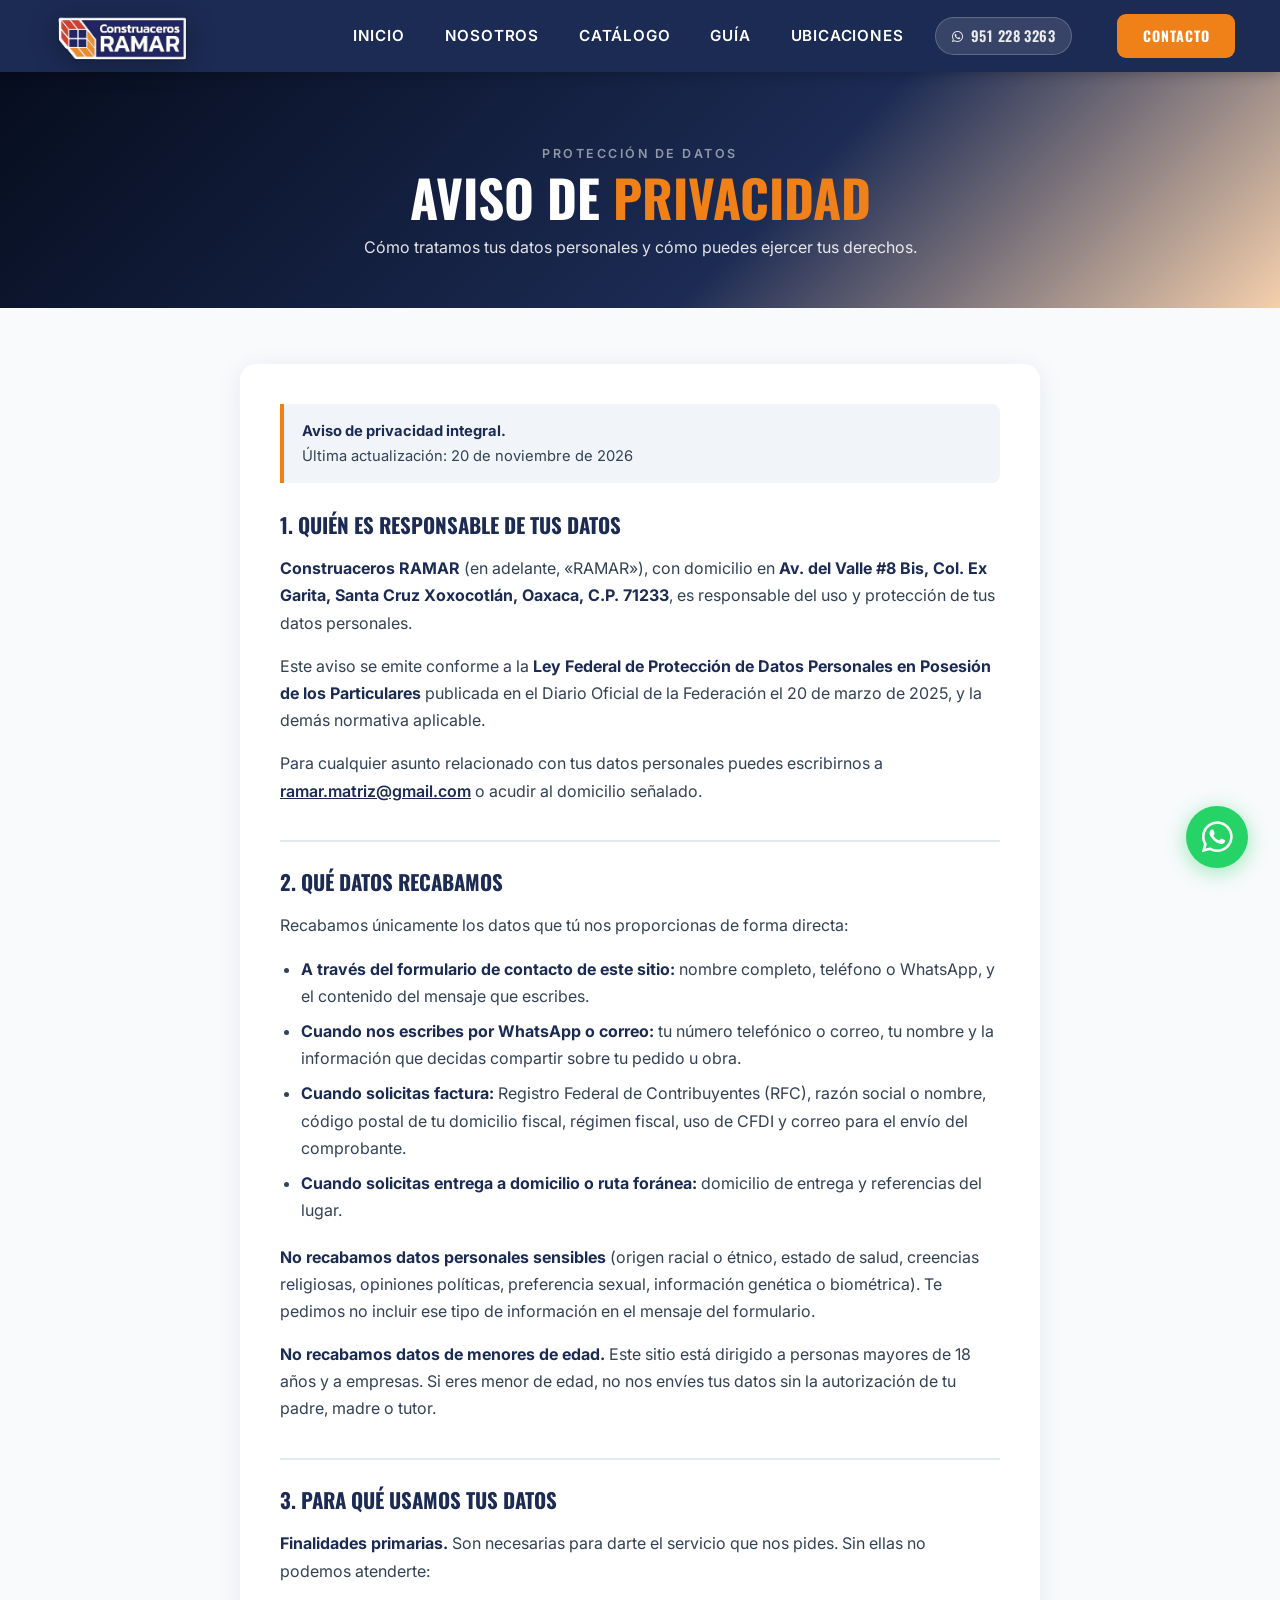
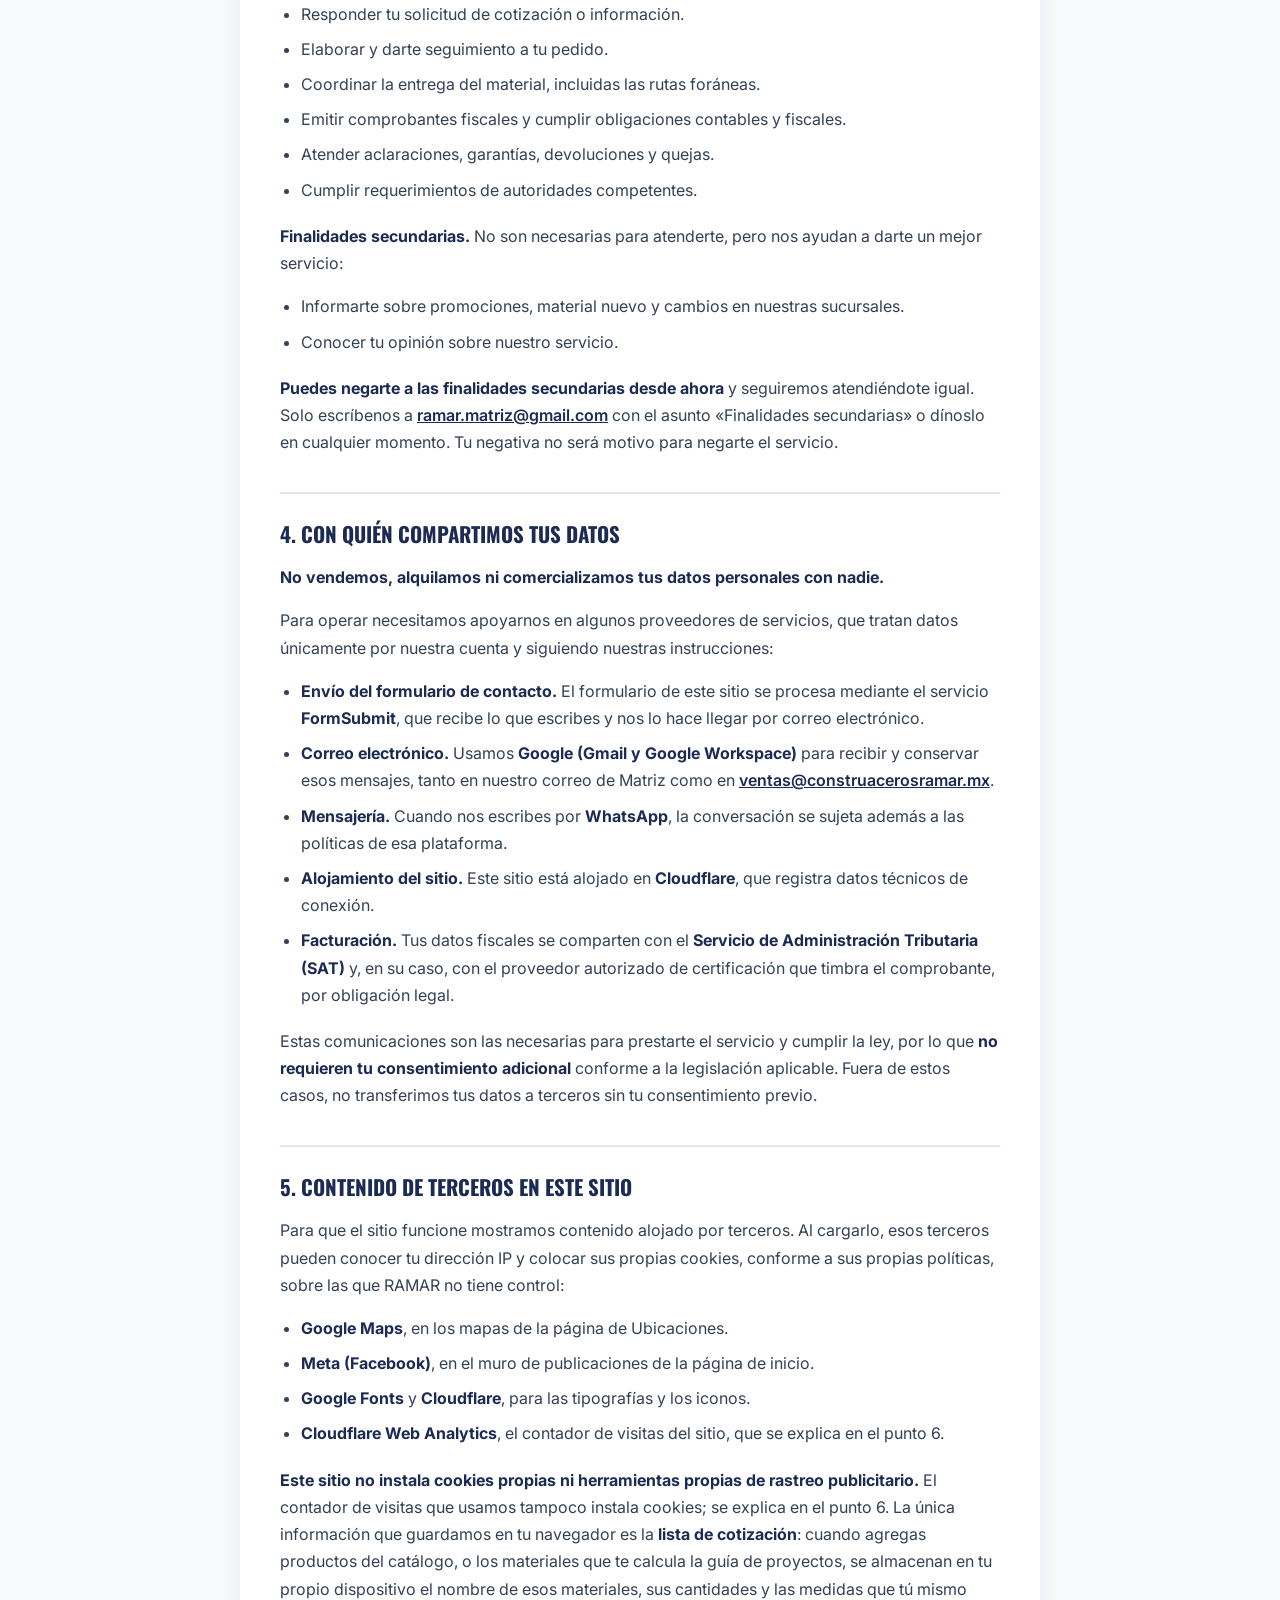
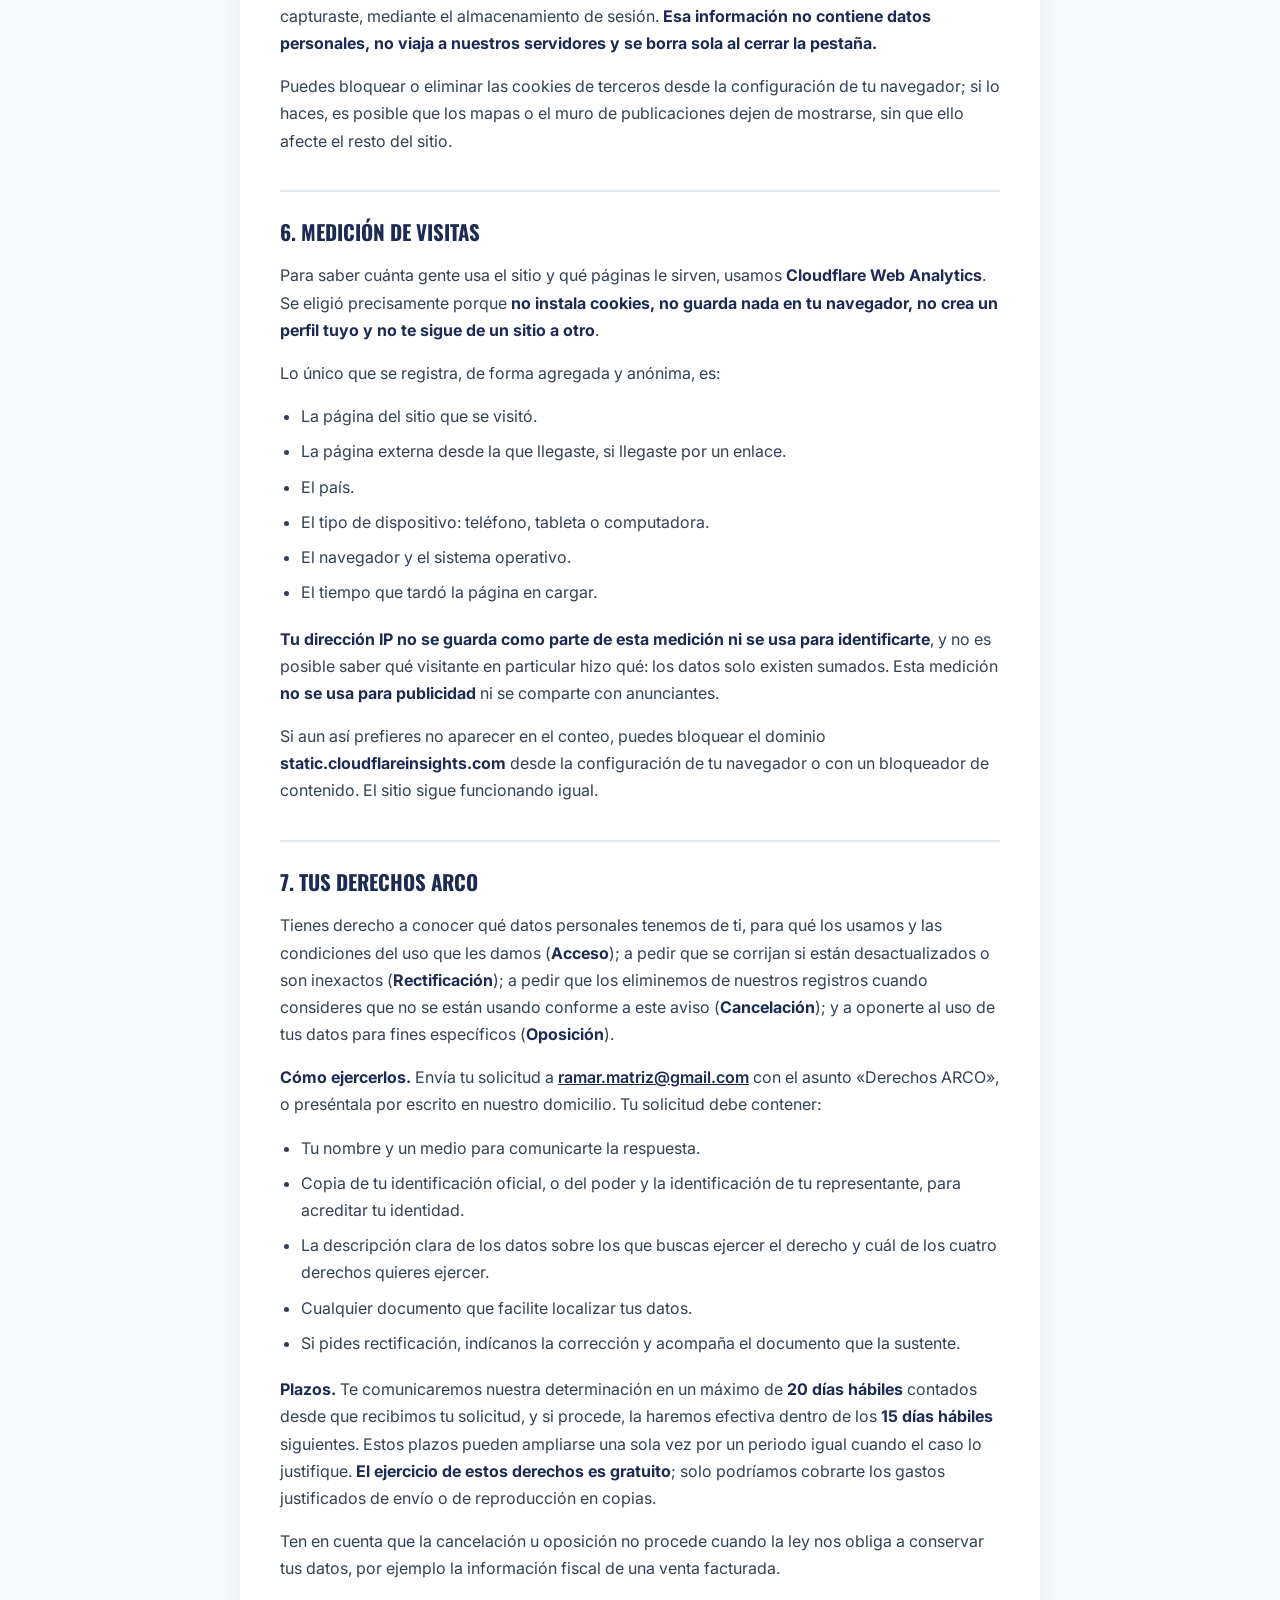
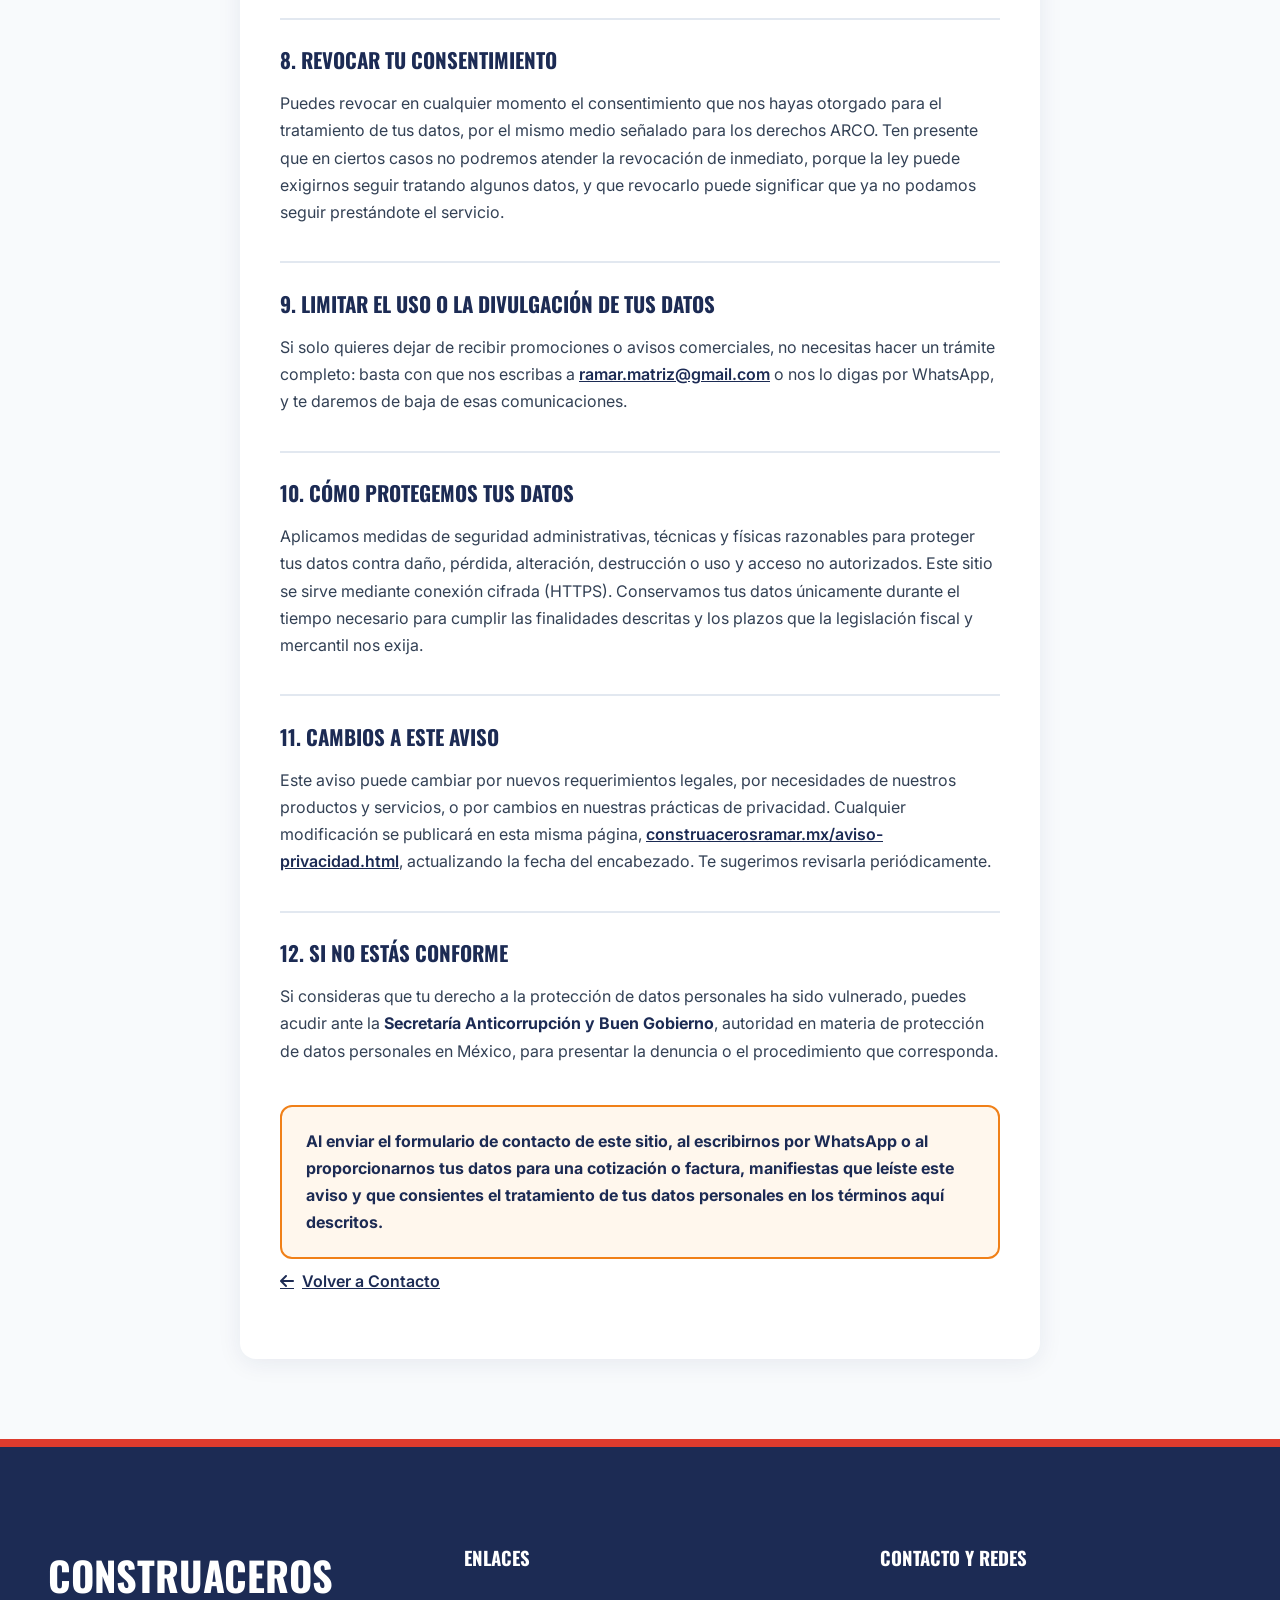
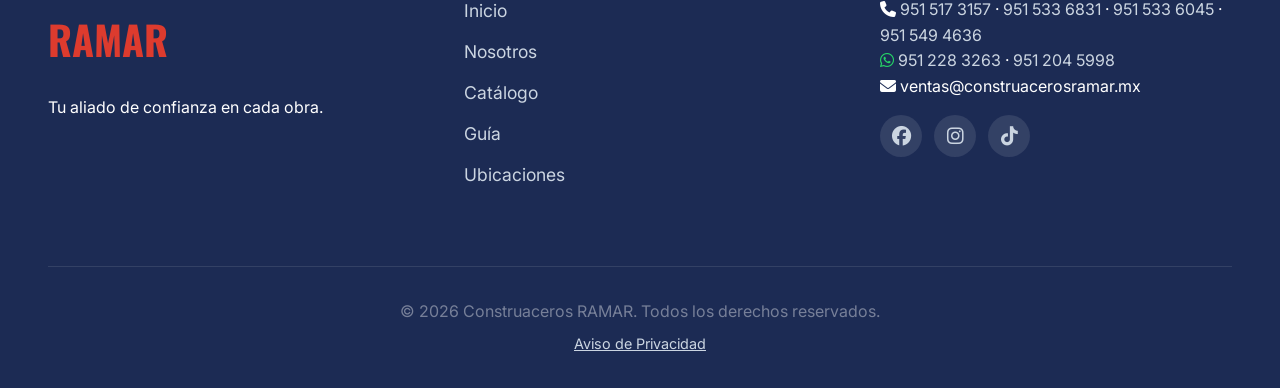
<file: aviso-privacidad.html>
<!DOCTYPE html>
<html lang="es">
<head>
    <meta charset="UTF-8">
    <meta name="viewport" content="width=device-width, initial-scale=1.0">
    <title>Aviso de Privacidad - Construaceros RAMAR</title>
    <meta name="description" content="Aviso de privacidad integral de Construaceros RAMAR conforme a la Ley Federal de Protección de Datos Personales en Posesión de los Particulares.">
    <meta name="robots" content="index, follow">
    <meta property="og:title" content="Aviso de Privacidad - Construaceros RAMAR">
    <meta property="og:description" content="Cómo tratamos tus datos personales y cómo ejercer tus derechos ARCO.">
    <meta property="og:image" content="https://construacerosramar.mx/assets/images/logo-horizontal.png">
    <meta property="og:url" content="https://construacerosramar.mx/aviso-privacidad.html">
    <link rel="canonical" href="https://construacerosramar.mx/aviso-privacidad.html">
    <meta property="og:type" content="website">
    <link rel="icon" type="image/png" sizes="32x32" href="favicon-32x32.png">
    <link rel="icon" type="image/png" sizes="16x16" href="favicon-16x16.png">
    <link rel="apple-touch-icon" sizes="180x180" href="apple-touch-icon.png">
    <link rel="manifest" href="site.webmanifest">
    <meta name="theme-color" content="#1C2B54">
    <link rel="preconnect" href="https://fonts.googleapis.com">
    <link rel="preconnect" href="https://fonts.gstatic.com" crossorigin>
    <link href="https://fonts.googleapis.com/css2?family=Oswald:wght@400;600;700&family=Inter:wght@300;400;600&display=swap" rel="stylesheet">
    <link rel="stylesheet" href="https://cdnjs.cloudflare.com/ajax/libs/font-awesome/6.4.0/css/all.min.css">
    <link rel="stylesheet" href="styles.css">
</head>
<body>
    <a href="#main" class="skip-link">Saltar al contenido principal</a>
    <header class="navbar">
        <div class="logo">
            <a href="index.html">
                <img src="assets/images/logo-horizontal.png" alt="Construaceros RAMAR Logo">
            </a>
        </div>
        <nav>
            <ul class="nav-links" id="nav-principal">
                <li><a href="index.html">Inicio</a></li>
                <li><a href="nosotros.html">Nosotros</a></li>
                <li><a href="catalogo.html">Catálogo</a></li>
                <li><a href="guia.html">Guía</a></li>
                <li><a href="ubicaciones.html">Ubicaciones</a></li>
            </ul>
        </nav>
        <a href="https://wa.me/5219512283263" target="_blank" rel="noopener" class="navbar-phone" aria-label="Cotiza por WhatsApp al 951 228 3263"><i class="fa-brands fa-whatsapp"></i> 951 228 3263</a>
        <a href="contacto.html" class="btn-primary contact-btn" style="background-color: var(--color-blue); color: white; box-shadow: 0 0 0 3px var(--color-yellow);">Contacto</a>
        <button class="hamburger" aria-label="Abrir menú" aria-expanded="false" aria-controls="nav-principal">
            <div class="line"></div>
            <div class="line"></div>
            <div class="line"></div>
        </button>
    </header>
    <main id="main">
        <section class="legal-hero">
            <div class="legal-hero-content">
                <p class="section-eyebrow light">Protección de datos</p>
                <h1>AVISO DE <span class="text-yellow">PRIVACIDAD</span></h1>
                <p>Cómo tratamos tus datos personales y cómo puedes ejercer tus derechos.</p>
            </div>
        </section>

        <section class="legal-section">
            <div class="legal-wrap">

                <p class="legal-meta">
                    <strong>Aviso de privacidad integral.</strong><br>
                    Última actualización: <time datetime="2026-11-20">20 de noviembre de 2026</time>
                </p>

                <h2>1. Quién es responsable de tus datos</h2>
                <p><strong>Construaceros RAMAR</strong> (en adelante, «RAMAR»), con domicilio en <strong>Av. del Valle #8 Bis, Col. Ex Garita, Santa Cruz Xoxocotlán, Oaxaca, C.P. 71233</strong>, es responsable del uso y protección de tus datos personales.</p>
                <p>Este aviso se emite conforme a la <strong>Ley Federal de Protección de Datos Personales en Posesión de los Particulares</strong> publicada en el Diario Oficial de la Federación el 20 de marzo de 2025, y la demás normativa aplicable.</p>
                <p>Para cualquier asunto relacionado con tus datos personales puedes escribirnos a <a href="mailto:ramar.matriz@gmail.com">ramar.matriz@gmail.com</a> o acudir al domicilio señalado.</p>

                <h2>2. Qué datos recabamos</h2>
                <p>Recabamos únicamente los datos que tú nos proporcionas de forma directa:</p>
                <ul>
                    <li><strong>A través del formulario de contacto de este sitio:</strong> nombre completo, teléfono o WhatsApp, y el contenido del mensaje que escribes.</li>
                    <li><strong>Cuando nos escribes por WhatsApp o correo:</strong> tu número telefónico o correo, tu nombre y la información que decidas compartir sobre tu pedido u obra.</li>
                    <li><strong>Cuando solicitas factura:</strong> Registro Federal de Contribuyentes (RFC), razón social o nombre, código postal de tu domicilio fiscal, régimen fiscal, uso de CFDI y correo para el envío del comprobante.</li>
                    <li><strong>Cuando solicitas entrega a domicilio o ruta foránea:</strong> domicilio de entrega y referencias del lugar.</li>
                </ul>
                <p><strong>No recabamos datos personales sensibles</strong> (origen racial o étnico, estado de salud, creencias religiosas, opiniones políticas, preferencia sexual, información genética o biométrica). Te pedimos no incluir ese tipo de información en el mensaje del formulario.</p>
                <p><strong>No recabamos datos de menores de edad.</strong> Este sitio está dirigido a personas mayores de 18 años y a empresas. Si eres menor de edad, no nos envíes tus datos sin la autorización de tu padre, madre o tutor.</p>

                <h2>3. Para qué usamos tus datos</h2>
                <p><strong>Finalidades primarias.</strong> Son necesarias para darte el servicio que nos pides. Sin ellas no podemos atenderte:</p>
                <ul>
                    <li>Responder tu solicitud de cotización o información.</li>
                    <li>Elaborar y darte seguimiento a tu pedido.</li>
                    <li>Coordinar la entrega del material, incluidas las rutas foráneas.</li>
                    <li>Emitir comprobantes fiscales y cumplir obligaciones contables y fiscales.</li>
                    <li>Atender aclaraciones, garantías, devoluciones y quejas.</li>
                    <li>Cumplir requerimientos de autoridades competentes.</li>
                </ul>
                <p><strong>Finalidades secundarias.</strong> No son necesarias para atenderte, pero nos ayudan a darte un mejor servicio:</p>
                <ul>
                    <li>Informarte sobre promociones, material nuevo y cambios en nuestras sucursales.</li>
                    <li>Conocer tu opinión sobre nuestro servicio.</li>
                </ul>
                <p><strong>Puedes negarte a las finalidades secundarias desde ahora</strong> y seguiremos atendiéndote igual. Solo escríbenos a <a href="mailto:ramar.matriz@gmail.com">ramar.matriz@gmail.com</a> con el asunto «Finalidades secundarias» o dínoslo en cualquier momento. Tu negativa no será motivo para negarte el servicio.</p>

                <h2>4. Con quién compartimos tus datos</h2>
                <p><strong>No vendemos, alquilamos ni comercializamos tus datos personales con nadie.</strong></p>
                <p>Para operar necesitamos apoyarnos en algunos proveedores de servicios, que tratan datos únicamente por nuestra cuenta y siguiendo nuestras instrucciones:</p>
                <ul>
                    <li><strong>Envío del formulario de contacto.</strong> El formulario de este sitio se procesa mediante el servicio <strong>FormSubmit</strong>, que recibe lo que escribes y nos lo hace llegar por correo electrónico.</li>
                    <li><strong>Correo electrónico.</strong> Usamos <strong>Google (Gmail y Google Workspace)</strong> para recibir y conservar esos mensajes, tanto en nuestro correo de Matriz como en <a href="mailto:ventas@construacerosramar.mx">ventas@construacerosramar.mx</a>.</li>
                    <li><strong>Mensajería.</strong> Cuando nos escribes por <strong>WhatsApp</strong>, la conversación se sujeta además a las políticas de esa plataforma.</li>
                    <li><strong>Alojamiento del sitio.</strong> Este sitio está alojado en <strong>Cloudflare</strong>, que registra datos técnicos de conexión.</li>
                    <li><strong>Facturación.</strong> Tus datos fiscales se comparten con el <strong>Servicio de Administración Tributaria (SAT)</strong> y, en su caso, con el proveedor autorizado de certificación que timbra el comprobante, por obligación legal.</li>
                </ul>
                <p>Estas comunicaciones son las necesarias para prestarte el servicio y cumplir la ley, por lo que <strong>no requieren tu consentimiento adicional</strong> conforme a la legislación aplicable. Fuera de estos casos, no transferimos tus datos a terceros sin tu consentimiento previo.</p>

                <h2>5. Contenido de terceros en este sitio</h2>
                <p>Para que el sitio funcione mostramos contenido alojado por terceros. Al cargarlo, esos terceros pueden conocer tu dirección IP y colocar sus propias cookies, conforme a sus propias políticas, sobre las que RAMAR no tiene control:</p>
                <ul>
                    <li><strong>Google Maps</strong>, en los mapas de la página de Ubicaciones.</li>
                    <li><strong>Meta (Facebook)</strong>, en el muro de publicaciones de la página de inicio.</li>
                    <li><strong>Google Fonts</strong> y <strong>Cloudflare</strong>, para las tipografías y los iconos.</li>
                    <li><strong>Cloudflare Web Analytics</strong>, el contador de visitas del sitio, que se explica en el punto 6.</li>
                </ul>
                <p><strong>Este sitio no instala cookies propias ni herramientas propias de rastreo publicitario.</strong> El contador de visitas que usamos tampoco instala cookies; se explica en el punto 6. La única información que guardamos en tu navegador es la <strong>lista de cotización</strong>: cuando agregas productos del catálogo, o los materiales que te calcula la guía de proyectos, se almacenan en tu propio dispositivo el nombre de esos materiales, sus cantidades y las medidas que tú mismo capturaste, mediante el almacenamiento de sesión. <strong>Esa información no contiene datos personales, no viaja a nuestros servidores y se borra sola al cerrar la pestaña.</strong></p>
                <p>Puedes bloquear o eliminar las cookies de terceros desde la configuración de tu navegador; si lo haces, es posible que los mapas o el muro de publicaciones dejen de mostrarse, sin que ello afecte el resto del sitio.</p>

                <h2>6. Medición de visitas</h2>
                <p>Para saber cuánta gente usa el sitio y qué páginas le sirven, usamos <strong>Cloudflare Web Analytics</strong>. Se eligió precisamente porque <strong>no instala cookies, no guarda nada en tu navegador, no crea un perfil tuyo y no te sigue de un sitio a otro</strong>.</p>
                <p>Lo único que se registra, de forma agregada y anónima, es:</p>
                <ul>
                    <li>La página del sitio que se visitó.</li>
                    <li>La página externa desde la que llegaste, si llegaste por un enlace.</li>
                    <li>El país.</li>
                    <li>El tipo de dispositivo: teléfono, tableta o computadora.</li>
                    <li>El navegador y el sistema operativo.</li>
                    <li>El tiempo que tardó la página en cargar.</li>
                </ul>
                <p><strong>Tu dirección IP no se guarda como parte de esta medición ni se usa para identificarte</strong>, y no es posible saber qué visitante en particular hizo qué: los datos solo existen sumados. Esta medición <strong>no se usa para publicidad</strong> ni se comparte con anunciantes.</p>
                <p>Si aun así prefieres no aparecer en el conteo, puedes bloquear el dominio <strong>static.cloudflareinsights.com</strong> desde la configuración de tu navegador o con un bloqueador de contenido. El sitio sigue funcionando igual.</p>

                <h2>7. Tus derechos ARCO</h2>
                <p>Tienes derecho a conocer qué datos personales tenemos de ti, para qué los usamos y las condiciones del uso que les damos (<strong>Acceso</strong>); a pedir que se corrijan si están desactualizados o son inexactos (<strong>Rectificación</strong>); a pedir que los eliminemos de nuestros registros cuando consideres que no se están usando conforme a este aviso (<strong>Cancelación</strong>); y a oponerte al uso de tus datos para fines específicos (<strong>Oposición</strong>).</p>
                <p><strong>Cómo ejercerlos.</strong> Envía tu solicitud a <a href="mailto:ramar.matriz@gmail.com">ramar.matriz@gmail.com</a> con el asunto «Derechos ARCO», o preséntala por escrito en nuestro domicilio. Tu solicitud debe contener:</p>
                <ul>
                    <li>Tu nombre y un medio para comunicarte la respuesta.</li>
                    <li>Copia de tu identificación oficial, o del poder y la identificación de tu representante, para acreditar tu identidad.</li>
                    <li>La descripción clara de los datos sobre los que buscas ejercer el derecho y cuál de los cuatro derechos quieres ejercer.</li>
                    <li>Cualquier documento que facilite localizar tus datos.</li>
                    <li>Si pides rectificación, indícanos la corrección y acompaña el documento que la sustente.</li>
                </ul>
                <p><strong>Plazos.</strong> Te comunicaremos nuestra determinación en un máximo de <strong>20 días hábiles</strong> contados desde que recibimos tu solicitud, y si procede, la haremos efectiva dentro de los <strong>15 días hábiles</strong> siguientes. Estos plazos pueden ampliarse una sola vez por un periodo igual cuando el caso lo justifique. <strong>El ejercicio de estos derechos es gratuito</strong>; solo podríamos cobrarte los gastos justificados de envío o de reproducción en copias.</p>
                <p>Ten en cuenta que la cancelación u oposición no procede cuando la ley nos obliga a conservar tus datos, por ejemplo la información fiscal de una venta facturada.</p>

                <h2>8. Revocar tu consentimiento</h2>
                <p>Puedes revocar en cualquier momento el consentimiento que nos hayas otorgado para el tratamiento de tus datos, por el mismo medio señalado para los derechos ARCO. Ten presente que en ciertos casos no podremos atender la revocación de inmediato, porque la ley puede exigirnos seguir tratando algunos datos, y que revocarlo puede significar que ya no podamos seguir prestándote el servicio.</p>

                <h2>9. Limitar el uso o la divulgación de tus datos</h2>
                <p>Si solo quieres dejar de recibir promociones o avisos comerciales, no necesitas hacer un trámite completo: basta con que nos escribas a <a href="mailto:ramar.matriz@gmail.com">ramar.matriz@gmail.com</a> o nos lo digas por WhatsApp, y te daremos de baja de esas comunicaciones.</p>

                <h2>10. Cómo protegemos tus datos</h2>
                <p>Aplicamos medidas de seguridad administrativas, técnicas y físicas razonables para proteger tus datos contra daño, pérdida, alteración, destrucción o uso y acceso no autorizados. Este sitio se sirve mediante conexión cifrada (HTTPS). Conservamos tus datos únicamente durante el tiempo necesario para cumplir las finalidades descritas y los plazos que la legislación fiscal y mercantil nos exija.</p>

                <h2>11. Cambios a este aviso</h2>
                <p>Este aviso puede cambiar por nuevos requerimientos legales, por necesidades de nuestros productos y servicios, o por cambios en nuestras prácticas de privacidad. Cualquier modificación se publicará en esta misma página, <a href="https://construacerosramar.mx/aviso-privacidad.html">construacerosramar.mx/aviso-privacidad.html</a>, actualizando la fecha del encabezado. Te sugerimos revisarla periódicamente.</p>

                <h2>12. Si no estás conforme</h2>
                <p>Si consideras que tu derecho a la protección de datos personales ha sido vulnerado, puedes acudir ante la <strong>Secretaría Anticorrupción y Buen Gobierno</strong>, autoridad en materia de protección de datos personales en México, para presentar la denuncia o el procedimiento que corresponda.</p>

                <div class="legal-box">
                    <p><strong>Al enviar el formulario de contacto de este sitio, al escribirnos por WhatsApp o al proporcionarnos tus datos para una cotización o factura, manifiestas que leíste este aviso y que consientes el tratamiento de tus datos personales en los términos aquí descritos.</strong></p>
                </div>

                <p class="legal-volver"><a href="contacto.html"><i class="fa-solid fa-arrow-left"></i> Volver a Contacto</a></p>
            </div>
        </section>
    </main>
    <footer id="footer-section">
        <div class="footer-container">
            <div class="footer-brand">
                <h2>Construaceros<span class="text-red"> RAMAR</span></h2>
                <p>Tu aliado de confianza en cada obra.</p>
            </div>
            <div class="footer-links">
                <h3>Enlaces</h3>
                <ul>
                    <li><a href="index.html">Inicio</a></li>
                    <li><a href="nosotros.html">Nosotros</a></li>
                    <li><a href="catalogo.html">Catálogo</a></li>
                    <li><a href="guia.html">Guía</a></li>
                    <li><a href="ubicaciones.html">Ubicaciones</a></li>
                </ul>
            </div>
            <div class="footer-contact">
                <h3>Contacto y Redes</h3>
                <p><i class="fa-solid fa-phone"></i> <a href="tel:9515173157" style="color: #cbd5e1; text-decoration: none;">951 517 3157</a> · <a href="tel:9515336831" style="color: #cbd5e1; text-decoration: none;">951 533 6831</a> · <a href="tel:9515336045" style="color: #cbd5e1; text-decoration: none;">951 533 6045</a> · <a href="tel:9515494636" style="color: #cbd5e1; text-decoration: none;">951 549 4636</a></p>
                <p><i class="fa-brands fa-whatsapp" style="color:#25D366;"></i> <a href="https://wa.me/5219512283263" target="_blank" rel="noopener" style="color: #cbd5e1; text-decoration: none;">951 228 3263</a> · <a href="https://wa.me/5219512045998" target="_blank" rel="noopener" style="color: #cbd5e1; text-decoration: none;">951 204 5998</a></p>
                <p><i class="fa-solid fa-envelope"></i> <a href="mailto:ventas@construacerosramar.mx" style="color:inherit;text-decoration:none">ventas@construacerosramar.mx</a></p>
                <div class="social-icons">
                    <a href="https://www.facebook.com/ConstruacerosRamarOficial" target="_blank" class="social-link fb" aria-label="Facebook">
                        <i class="fa-brands fa-facebook"></i>
                    </a>
                    <a href="https://www.instagram.com/ramar.oficial" target="_blank" class="social-link ig" aria-label="Instagram">
                        <i class="fa-brands fa-instagram"></i>
                    </a>
                    <a href="https://www.tiktok.com/@ramar.oficial" target="_blank" class="social-link tk" aria-label="TikTok">
                        <i class="fa-brands fa-tiktok"></i>
                    </a>
                </div>
            </div>
        </div>
        <div class="footer-bottom">
            <p>&copy; 2026 Construaceros RAMAR. Todos los derechos reservados.</p>
            <p class="footer-legal"><a href="aviso-privacidad.html">Aviso de Privacidad</a></p>
        </div>
    </footer>
    <!-- WhatsApp flotante -->
    <a href="https://wa.me/5219512283263" target="_blank" class="whatsapp-float" aria-label="Cotiza por WhatsApp">
        <i class="fa-brands fa-whatsapp"></i>
        <span class="wa-tooltip">Cotiza por WhatsApp</span>
    </a>

    <script src="main.js"></script>
</body>
</html>
</file>
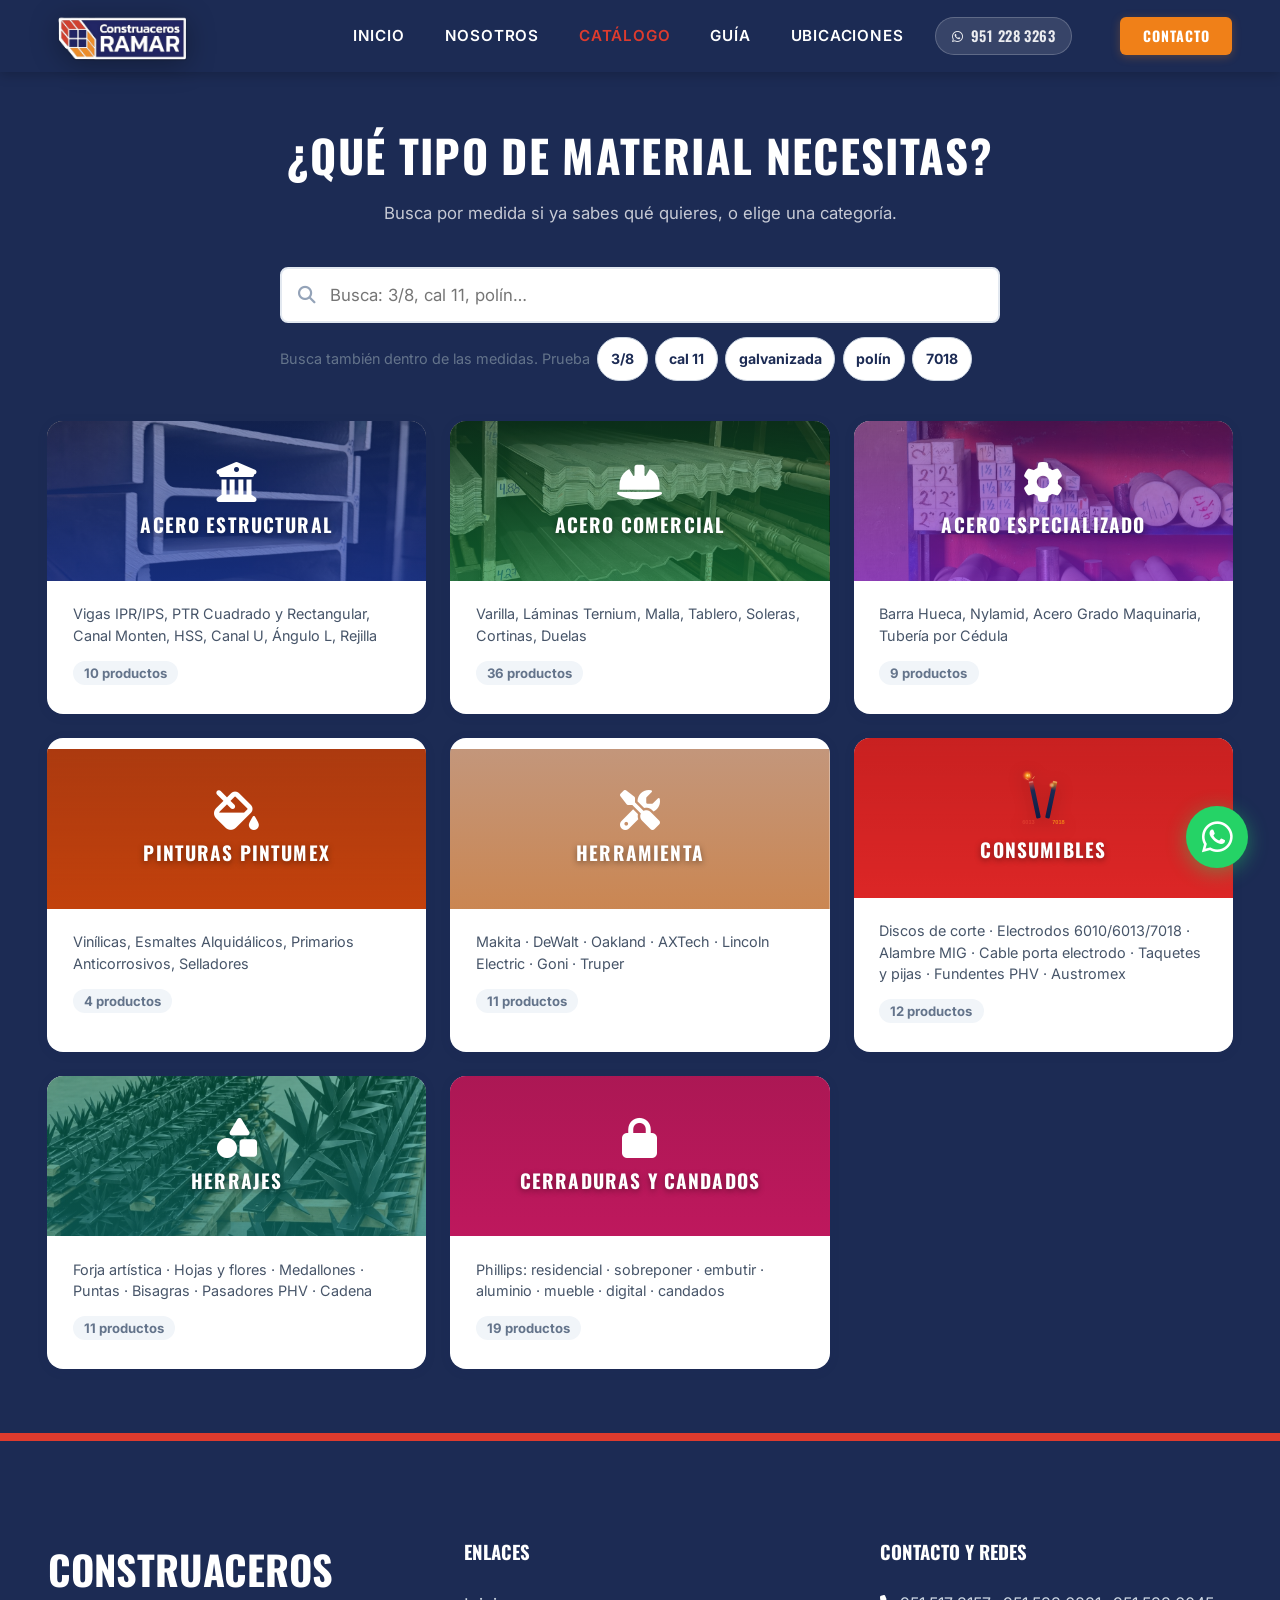
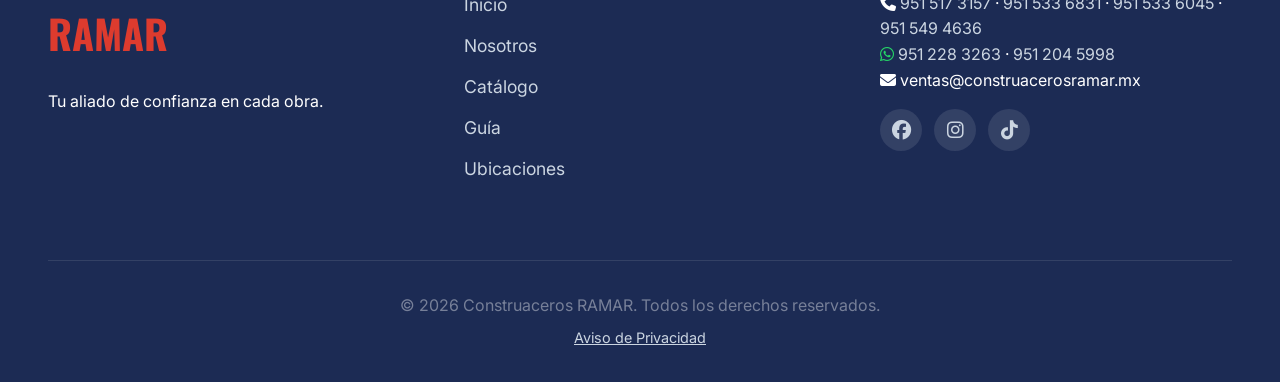
<file: catalogo.html>
<!DOCTYPE html>
<html lang="es">
<head>
    <meta charset="UTF-8">
    <meta name="viewport" content="width=device-width, initial-scale=1.0">
    <title>Catálogo - Construaceros RAMAR | Acero y Materiales en Oaxaca</title>
    <meta name="description" content="Catálogo completo de Construaceros RAMAR: vigas IPR, PTR, polines, láminas, varilla, pinturas y más. Acero estructural, comercial y especializado en Oaxaca.">
    <meta property="og:title" content="Catálogo - Construaceros RAMAR">
    <meta property="og:description" content="Acero comercial, estructural, especializado y pinturas. Todo lo que tu obra necesita.">
    <meta property="og:image" content="https://construacerosramar.mx/assets/images/logo-horizontal.png">
    <meta property="og:url" content="https://construacerosramar.mx/catalogo.html">
    <link rel="canonical" href="https://construacerosramar.mx/catalogo.html">
    <meta name="twitter:card" content="summary_large_image">
    <meta name="twitter:title" content="Catálogo - Construaceros RAMAR">
    <meta name="twitter:description" content="Acero comercial, estructural, especializado y pinturas. Todo lo que tu obra necesita.">
    <meta name="twitter:image" content="https://construacerosramar.mx/assets/images/logo-horizontal.png">
    <meta property="og:type" content="website">
    <link rel="icon" type="image/png" sizes="32x32" href="favicon-32x32.png">
    <link rel="icon" type="image/png" sizes="16x16" href="favicon-16x16.png">
    <link rel="apple-touch-icon" sizes="180x180" href="apple-touch-icon.png">
    <link rel="manifest" href="site.webmanifest">
    <meta name="theme-color" content="#1C2B54">
    <link rel="preconnect" href="https://fonts.googleapis.com">
    <link rel="preconnect" href="https://fonts.gstatic.com" crossorigin>
    <link href="https://fonts.googleapis.com/css2?family=Oswald:wght@400;600;700&family=Inter:wght@300;400;600&display=swap" rel="stylesheet">
    <link rel="stylesheet" href="https://cdnjs.cloudflare.com/ajax/libs/font-awesome/6.4.0/css/all.min.css">
    <link rel="stylesheet" href="styles.css">
    <style>
/* ══════════════════════════════════════════
   CATALOG EXPLORER  –  Grid + Modal design
══════════════════════════════════════════ */

/* ── top filter bar ── */
.cat-filters {
    background:#fff;
    border-bottom: 2px solid #e2e8f0;
    position: sticky;
    top: 72px;
    z-index: 90;
    padding: .85rem 0;
}
.cat-filters .container {
    display: flex;
    align-items: center;
    gap: 1rem;
    flex-wrap: wrap;
}
.cat-search-box {
    position: relative;
    flex: 1;
    min-width: 200px;
    max-width: 320px;
}
.cat-search-box i {
    position: absolute;
    left: .85rem;
    top: 50%;
    transform: translateY(-50%);
    color: #94a3b8;
    pointer-events: none;
}
.cat-search-box input {
    width: 100%;
    box-sizing: border-box;
    padding: .55rem .9rem .55rem 2.4rem;
    border: 2px solid #e2e8f0;
    border-radius: 8px;
    font-family: var(--font-body);
    font-size: .88rem;
    color: var(--color-text);
    transition: border-color .2s;
}
.cat-search-box input:focus { outline: none; border-color: var(--color-blue); }

/* ── Buscador global de la pantalla de categorías ── */
.cat-buscador-global { max-width: 720px; margin: 0 auto 2.5rem; }
.cat-search-box--grande { max-width: none; width: 100%; }
.cat-search-box--grande input {
    font-size: 1.05rem;
    padding: 1rem 1rem 1rem 3rem;
    min-height: 56px;
    border-width: 2px;
}
.cat-search-box--grande i { font-size: 1.1rem; left: 1.15rem; }
.cat-buscador-ayuda {
    display: flex;
    flex-wrap: wrap;
    align-items: center;
    gap: .45rem;
    margin: .9rem 0 0;
    font-family: var(--font-body);
    font-size: .9rem;
    color: var(--color-text-light);
}
.cat-sug {
    min-height: 44px;
    padding: .3rem .8rem;
    border: 1px solid #cbd5e1;
    border-radius: 999px;
    background: #fff;
    font-family: var(--font-body);
    font-size: .88rem;
    font-weight: 700;
    color: var(--color-blue);
    cursor: pointer;
    transition: all .2s;
}
.cat-sug:hover { background: var(--color-blue); border-color: var(--color-blue); color: #fff; }

/* Cuando no hay resultados, que el cliente no se quede sin salida. */
.cat-empty-wa {
    display: inline-flex;
    align-items: center;
    justify-content: center;
    gap: .5rem;
    min-height: 44px;
    margin-top: 1.2rem;
    padding: .65rem 1.3rem;
    background: #25D366;
    color: #fff;
    border-radius: 999px;
    font-family: var(--font-body);
    font-weight: 700;
    font-size: .92rem;
    text-decoration: none;
}
.cat-empty-wa:hover { filter: brightness(.95); }

/* Insignia de proveedor: diferenciada de la de categoría, en tono neutro
   para que no compita con el color que identifica a cada categoría. */
.pcard-badge-prov {
    background: #f1f5f9;
    color: #475569;
    border: 1px solid #cbd5e1;
    font-weight: 700;
}
.pcard-badge-prov i { font-size: .7em; color: var(--color-yellow); margin-right: .25rem; }

/* Botón de compartir dentro de la ficha del producto */
.pmodal-actions { display: flex; flex-wrap: wrap; gap: .7rem; }
.btn-modal-share {
    display: inline-flex;
    align-items: center;
    justify-content: center;
    gap: .55rem;
    min-height: 46px;
    padding: .7rem 1.2rem;
    border: 2px solid var(--color-blue);
    border-radius: 999px;
    background: #fff;
    font-family: var(--font-body);
    font-size: .93rem;
    font-weight: 700;
    color: var(--color-blue);
    cursor: pointer;
    transition: background .2s, color .2s;
}
.btn-modal-share:hover { background: var(--color-blue); color: #fff; }

/* Selector de sucursal para la cotización */
.pmodal-sucursal { margin-top: 1rem; }
.pmodal-sucursal label {
    display: block;
    font-family: var(--font-body);
    font-size: .85rem;
    font-weight: 600;
    color: var(--color-text-light);
    margin-bottom: .4rem;
}
.pmodal-sucursal label i { color: var(--color-blue); margin-right: .25rem; }
.pmodal-sucursal select {
    width: 100%;
    min-height: 44px;
    padding: .6rem .8rem;
    border: 2px solid #e2e8f0;
    border-radius: 10px;
    background: #fff;
    font-family: var(--font-body);
    font-size: .93rem;
    color: var(--color-blue);
    font-weight: 600;
    cursor: pointer;
}
.pmodal-sucursal select:focus { outline: none; border-color: var(--color-blue); }
@media (max-width: 600px) {
    .pmodal-actions > * { flex: 1 1 100%; }
}
.cat-tab-bar {
    display: flex;
    gap: .4rem;
    flex-wrap: wrap;
}
.cat-tab {
    padding: .45rem 1.1rem;
    border: 2px solid #e2e8f0;
    border-radius: 8px;
    background: #fff;
    font-family: var(--font-body);
    font-size: .83rem;
    font-weight: 600;
    cursor: pointer;
    transition: all .18s;
    display: inline-flex;
    align-items: center;
    gap: .35rem;
    color: #64748b;
    white-space: nowrap;
}
.cat-tab:hover               { border-color: var(--color-blue); color: var(--color-blue); }
.cat-tab.active              { background: var(--color-blue); border-color: var(--color-blue); color: #fff; }
.cat-tab[data-cat="estructural"].active { background:#1e40af; border-color:#1e40af; }
.cat-tab[data-cat="comercial"].active   { background:#15803d; border-color:#15803d; }
.cat-tab[data-cat="especializado"].active { background:#7e22ce; border-color:#7e22ce; }
.cat-tab[data-cat="pintura"].active     { background:#c2410c; border-color:#c2410c; }
.cat-tab[data-cat="herramienta"].active { background:#b45309; border-color:#b45309; }
.cat-tab[data-cat="herrajes"].active   { background:#0f766e; border-color:#0f766e; }
.cat-tab[data-cat="cerraduras"].active { background:#be185d; border-color:#be185d; }
.cat-tab[data-cat="consumibles"].active{ background:#dc2626; border-color:#dc2626; }
.cat-count { font-size:.75rem; background:rgba(255,255,255,.25); padding:.1rem .4rem; border-radius:999px; font-weight:700; }

/* ── results count ── */
.cat-results-bar {
    padding: 1.5rem 0 .5rem;
    font-family: var(--font-body);
    font-size: .88rem;
    color: #64748b;
}
.cat-results-bar strong { color: var(--color-blue); }

/* ── product grid ── */
.cat-nota-imagenes {
    margin: 1.5rem auto 0;
    max-width: 760px;
    text-align: center;
    font-size: .82rem;
    line-height: 1.5;
    color: #64748b;
}
.product-grid-explorer {
    display: grid;
    grid-template-columns: repeat(3, 1fr);
    gap: 1.5rem;
    padding-bottom: 5rem;
}

/* ── single product card ── */
.pcard {
    background: #fff;
    border-radius: 14px;
    border: 1.5px solid #e8edf4;
    cursor: pointer;
    transition: transform .22s, box-shadow .22s;
    overflow: hidden;
    display: flex;
    flex-direction: column;
    position: relative;
}
.pcard:hover {
    transform: translateY(-5px);
    box-shadow: 0 12px 30px rgba(28,43,84,.13);
}
/* Va después de :hover a propósito: misma especificidad, decide el orden.
   Al tocar, la tarjeta se comprime en lugar de levantarse — se lee como
   "presionada". En celular :hover nunca se dispara, así que esto es la
   única respuesta que recibe el dedo. */
.pcard:active {
    transform: scale(0.97);
    transition: transform 140ms cubic-bezier(0.4, 0, 0.2, 1);
}
.pcard-accent {
    height: 5px;
    background: var(--color-blue);
}
.pcard[data-cat="estructural"] .pcard-accent { background: #1e40af; }
.pcard[data-cat="comercial"]   .pcard-accent { background: #15803d; }
.pcard[data-cat="especializado"] .pcard-accent { background: #7e22ce; }
.pcard[data-cat="pintura"]     .pcard-accent { background: #c2410c; }
.pcard[data-cat="herramienta"] .pcard-accent { background: #b45309; }
.pcard[data-cat="herrajes"]    .pcard-accent { background: #0f766e; }
.pcard[data-cat="cerraduras"]  .pcard-accent { background: #be185d; }
.pcard[data-cat="consumibles"] .pcard-accent { background: #dc2626; }

.pcard-thumb {
    background: #f1f5f9;
    padding: 1.2rem .8rem .6rem;
    display: flex;
    align-items: center;
    justify-content: center;
    min-height: 200px;
}
.foto-pendiente {
    width: 100%;
    min-height: 160px;
    display: flex;
    flex-direction: column;
    align-items: center;
    justify-content: center;
    gap: .5rem;
    border: 2px dashed #cbd5e1;
    border-radius: 10px;
    color: #64748b;
    font-size: .85rem;
    font-weight: 600;
    text-align: center;
    padding: 1rem;
}
.foto-pendiente i { font-size: 1.8rem; color: #94a3b8; }
.pcard-thumb svg {
    width: 100%;
    max-width: 200px;
    height: auto;
    display: block;
}
.pcard-body {
    padding: .85rem 1rem 1rem;
    flex: 1;
    display: flex;
    flex-direction: column;
    gap: .4rem;
}
.pcard-name {
    font-family: var(--font-heading);
    font-size: 1rem;
    font-weight: 700;
    color: var(--color-blue);
    line-height: 1.25;
    text-transform: uppercase;
}
.pcard-tagline {
    font-family: var(--font-body);
    font-size: .78rem;
    color: #64748b;
    line-height: 1.4;
    flex: 1;
}
.pcard-badges {
    display: flex;
    gap: .35rem;
    flex-wrap: wrap;
    margin-top: .4rem;
}
.pcard-badge {
    font-size: .63rem;
    font-weight: 700;
    font-family: var(--font-body);
    padding: .15rem .55rem;
    border-radius: 999px;
    text-transform: uppercase;
    letter-spacing: .04em;
}
.badge-cat-estructural  { background:#dbeafe; color:#1e40af; }
.badge-cat-comercial    { background:#dcfce7; color:#15803d; }
.badge-cat-especializado{ background:#f3e8ff; color:#7e22ce; }
.badge-cat-pintura      { background:#fff7ed; color:#c2410c; }
.badge-cat-herramienta  { background:#fef3c7; color:#b45309; }
.badge-cat-herrajes     { background:#ccfbf1; color:#0f766e; }
.badge-cat-cerraduras   { background:#fce7f3; color:#be185d; }
.badge-cat-consumibles  { background:#fee2e2; color:#dc2626; }
.badge-prov             { background:#f1f5f9; color:#475569; }

.pcard-arrow {
    position: absolute;
    bottom: .9rem;
    right: .9rem;
    width: 28px;
    height: 28px;
    background: var(--color-blue);
    border-radius: 50%;
    display: flex;
    align-items: center;
    justify-content: center;
    color: #fff;
    font-size: .65rem;
    opacity: 0;
    transform: scale(.7);
    transition: opacity .2s, transform .2s;
}
.pcard:hover .pcard-arrow { opacity: 1; transform: scale(1); }

/* ── product photo ── */
/* object-fit: contain, no cover.
   Las fotos de proveedor son el producto recortado sobre fondo blanco y con
   margen. Con "cover" la imagen se estiraba hasta llenar el recuadro y le
   recortaba las orillas: en herrajes (bisagras, lanzas, flores) se perdía
   justo la forma de la pieza, que es lo único que distingue un modelo de
   otro. Con "contain" se ve la pieza completa; el fondo gris claro rellena
   lo que sobra y queda parejo con las tarjetas que usan dibujo SVG. */
.pcard-thumb--photo { padding: .6rem; background: #f1f5f9; min-height: 200px; }
.pcard-photo { width: 100%; height: 188px; object-fit: contain; display: block; }
.pmodal-photo { width: 100%; border-radius: 8px; object-fit: contain; background: #f1f5f9; max-height: 260px; margin-bottom: .75rem; display: block; }

/* ── empty state ── */
.cat-empty {
    grid-column: 1/-1;
    text-align: center;
    padding: 5rem 2rem;
    color: #94a3b8;
}
.cat-empty i { font-size: 3rem; margin-bottom: 1rem; display: block; }

/* ══════════════════════
   MODAL
══════════════════════ */
.pmodal-overlay {
    display: none;
    position: fixed;
    inset: 0;
    background: rgba(10,15,30,.65);
    z-index: 2000;
    align-items: center;
    justify-content: center;
    padding: 1.5rem;
}
.pmodal-overlay.open { display: flex; }
.pmodal {
    background: #fff;
    border-radius: 18px;
    width: 100%;
    max-width: 860px;
    max-height: 90vh;
    max-height: 90dvh;   /* alto real visible: en el teléfono, vh incluye la zona tapada por la barra del navegador */
    overflow-y: auto;
    position: relative;
    animation: modalIn .25s cubic-bezier(.22,1,.36,1);
    box-shadow: 0 30px 80px rgba(0,0,0,.3);
}
@keyframes modalIn {
    from { opacity:0; transform: scale(.92) translateY(20px); }
    to   { opacity:1; transform: scale(1)  translateY(0);     }
}
/* El botón de cerrar va dentro de una franja pegajosa de altura cero.
   Antes era un `float: right` y por eso le quitaba unos 60 px de ancho a TODA
   la ficha, no solo al renglón donde está. Así queda encima del contenido,
   sigue visible al deslizar, y el texto ocupa el ancho completo. */
.pmodal-close-wrap {
    position: sticky;
    top: 0;
    height: 0;
    z-index: 3;
}
.pmodal-close {
    position: absolute;
    top: .7rem;
    right: .7rem;
    /* 44x44: el mínimo de toque del sitio. Antes eran 36 y en un teléfono
       barato, pegado a la orilla de la pantalla, se fallaba el toque. */
    width: 44px;
    height: 44px;
    border-radius: 50%;
    /* Queda encima de la foto o del dibujo, así que lleva fondo sólido,
       borde y sombra para que se vea sobre cualquier cosa. */
    background: #fff;
    border: 1px solid #e2e8f0;
    box-shadow: 0 2px 8px rgba(15,23,42,.14);
    cursor: pointer;
    display: flex;
    align-items: center;
    justify-content: center;
    font-size: 1.15rem;
    line-height: 1;
    color: #334155;
    transition: background .15s, transform .12s;
}
.pmodal-close:hover { background: #f1f5f9; }
.pmodal-close:active { transform: scale(.92); }
.pmodal-cerrar-abajo { display: none; }
@media (max-width: 780px) {
    .pmodal-cerrar-abajo {
        display: block;
        position: sticky;
        bottom: 0;
        z-index: 3;
        padding: .9rem 1rem calc(.7rem + env(safe-area-inset-bottom));
        background: linear-gradient(rgba(255,255,255,0), #fff 40%);
    }
    .pmodal-cerrar-abajo button {
        width: 100%;
        min-height: 48px;
        border-radius: 999px;
        border: 1px solid #cbd5e1;
        background: #fff;
        color: var(--color-blue);
        font-family: var(--font-body);
        font-size: 1rem;
        font-weight: 700;
        cursor: pointer;
        box-shadow: 0 4px 14px rgba(15,23,42,.12);
    }
    .pmodal-cerrar-abajo button:active { transform: scale(.97); }
    .pmodal-cerrar-abajo i { margin-right: .35rem; }
}

.pmodal-accent { height: 6px; border-radius: 18px 18px 0 0; }
.pmodal-accent.estructural  { background: linear-gradient(90deg,#1e40af,#3b82f6); }
.pmodal-accent.comercial    { background: linear-gradient(90deg,#15803d,#22c55e); }
.pmodal-accent.especializado{ background: linear-gradient(90deg,#7e22ce,#a855f7); }
.pmodal-accent.pintura      { background: linear-gradient(90deg,#c2410c,#f97316); }

.pmodal-inner {
    display: grid;
    grid-template-columns: 300px 1fr;
    gap: 0;
}
.pmodal-left {
    background: #f8fafc;
    padding: 2rem 1.5rem;
    display: flex;
    flex-direction: column;
    align-items: center;
    border-right: 1px solid #e2e8f0;
}
.pmodal-left svg {
    width: 100%;
    max-width: 240px;
    height: auto;
}
.pmodal-svg-note {
    font-family: var(--font-body);
    font-size: .75rem;
    color: #64748b;
    text-align: center;
    margin-top: .75rem;
    line-height: 1.5;
}
.pmodal-right {
    padding: 2rem 2rem 2.5rem;
    overflow-y: auto;
}
.pmodal-meta { display: flex; gap: .4rem; flex-wrap: wrap; margin-bottom: .65rem; }
.pmodal-title {
    font-family: var(--font-heading);
    font-size: 1.7rem;
    font-weight: 700;
    color: var(--color-blue);
    margin: 0 0 .3rem;
    line-height: 1.15;
}
.pmodal-tagline {
    font-family: var(--font-body);
    font-size: .92rem;
    color: #64748b;
    margin-bottom: 1.5rem;
}
.pmodal-specs {
    display: grid;
    grid-template-columns: 1fr 1fr;
    gap: .65rem;
    margin-bottom: 1.5rem;
}
.pmodal-spec {
    background: #f8fafc;
    border-radius: 10px;
    padding: .7rem .85rem;
    display: flex;
    gap: .6rem;
    align-items: flex-start;
}
.pmodal-spec i { color: var(--color-yellow); font-size: .95rem; margin-top: .15rem; min-width: .95rem; }
.pmodal-spec strong {
    display: block;
    font-size: .67rem;
    font-weight: 700;
    text-transform: uppercase;
    letter-spacing: .05em;
    color: #94a3b8;
    margin-bottom: .15rem;
}
.pmodal-spec p { font-size: .84rem; color: var(--color-text); margin: 0; line-height: 1.4; }
.pmodal-actions {
    display: flex;
    gap: .75rem;
    flex-wrap: wrap;
    padding-top: 1.25rem;
    border-top: 1px solid #e8edf4;
}
.btn-modal-full, .btn-modal-wa {
    flex: 1;
    min-width: 150px;
    padding: .7rem 1.1rem;
    border-radius: 10px;
    font-family: var(--font-body);
    font-weight: 600;
    font-size: .88rem;
    text-align: center;
    text-decoration: none;
    display: inline-flex;
    align-items: center;
    justify-content: center;
    gap: .45rem;
    transition: opacity .2s, transform .15s;
}
.btn-modal-full { background: var(--color-blue); color: #fff; }
.btn-modal-wa   { background: #25D366; color: #fff; }
.btn-modal-full:hover, .btn-modal-wa:hover { opacity: .88; transform: translateY(-1px); }

/* ── NIVEL 1: menú de categorías ── */
.cat-menu-section {
    background: var(--color-blue);
    padding: 3rem 0 4rem;
    margin-top: 72px;
    min-height: calc(100vh - 100px);
}
.cat-menu-header {
    text-align: center;
    margin-bottom: 2.5rem;
}
.cat-menu-header h2 {
    font-family: var(--font-heading);
    font-size: clamp(1.8rem, 4vw, 2.8rem);
    color: #fff;
    font-weight: 700;
    text-transform: uppercase;
    letter-spacing: .03em;
    margin-bottom: .5rem;
}
.cat-menu-header p {
    color: rgba(255,255,255,.75);
    font-size: 1.05rem;
}
.cat-menu-grid {
    display: grid;
    grid-template-columns: repeat(3, 1fr);
    gap: 1.5rem;
}
.cat-menu-card {
    background: #fff;
    border: none;
    border-radius: 16px;
    overflow: hidden;
    cursor: pointer;
    text-align: left;
    box-shadow: 0 2px 12px rgba(28,43,84,.08);
    transition: box-shadow .2s, transform .18s;
    font-family: var(--font-body);
}
.cat-menu-card:hover {
    box-shadow: 0 8px 32px rgba(28,43,84,.18);
    transform: translateY(-4px);
}
.cat-menu-top {
    height: 160px;
    display: flex;
    flex-direction: column;
    align-items: center;
    justify-content: center;
    gap: .5rem;
    font-size: 2.5rem;
    color: #fff;
    background-size: cover;
    background-position: center;
    position: relative;
}
.cat-menu-top span {
    font-family: var(--font-heading);
    font-size: 1.2rem;
    font-weight: 700;
    letter-spacing: .06em;
    text-transform: uppercase;
    text-shadow: 0 2px 6px rgba(0,0,0,.4);
}
.cat-menu-body {
    padding: 1.4rem 1.6rem 1.8rem;
}
.cat-menu-body h3 {
    font-family: var(--font-heading);
    font-size: 1.4rem;
    font-weight: 700;
    color: var(--color-blue);
    margin-bottom: .4rem;
    text-transform: uppercase;
    letter-spacing: .02em;
}
.cat-menu-body p {
    font-size: .9rem;
    color: #475569;
    line-height: 1.5;
    margin-bottom: .9rem;
}
.cat-menu-count {
    display: inline-block;
    font-size: .82rem;
    font-weight: 700;
    color: #64748b;
    background: #f1f5f9;
    padding: .25rem .7rem;
    border-radius: 999px;
}

/* ── NIVEL 2: barra de productos ── */
.cat-products-topbar {
    background: #fff;
    border-bottom: 1px solid #e2e8f0;
    padding: .85rem 0;
    position: sticky;
    top: 72px;
    z-index: 90;
}
.cat-back-btn {
    display: inline-flex;
    align-items: center;
    gap: .5rem;
    padding: .5rem 1.1rem;
    background: #f1f5f9;
    border: 2px solid #e2e8f0;
    border-radius: 8px;
    font-family: var(--font-body);
    font-size: .9rem;
    font-weight: 600;
    color: var(--color-blue);
    cursor: pointer;
    transition: background .18s, border-color .18s;
    white-space: nowrap;
}
.cat-back-btn:hover { background: #e2e8f0; border-color: #cbd5e1; }
.cat-breadcrumb {
    font-family: var(--font-heading);
    font-size: 1.1rem;
    font-weight: 700;
    color: var(--color-blue);
    text-transform: uppercase;
    letter-spacing: .04em;
}

/* responsive menú */
@media (max-width: 900px) {
    .cat-menu-grid { grid-template-columns: repeat(2, 1fr); }
    .cat-menu-section { margin-top: 85px; }
    .cat-products-topbar { top: 85px; }
}
@media (max-width: 500px) {
    .cat-menu-grid { grid-template-columns: 1fr; }
    .cat-menu-section { padding: 2rem 0 3rem; }
    .cat-menu-top { height: 130px; font-size: 2rem; }
}


/* ── responsive ── */
@media (max-width: 1100px) { .product-grid-explorer { grid-template-columns: repeat(2,1fr); } }
@media (max-width: 900px)  {
    .cat-filters { top: 85px; }
}
@media (max-width: 780px)  {
    .product-grid-explorer { grid-template-columns: repeat(2,1fr); gap: .9rem; }
    .pmodal-inner { grid-template-columns: 1fr; }
    .pmodal-left  { border-right: none; border-bottom: 1px solid #e2e8f0; padding: 1.5rem; }
    .pmodal-specs { grid-template-columns: 1fr; }
    /* Ocultar tabs, mostrar FAB */
    .cat-tab-bar { display: none; }
    .cat-filters .container { padding: 0 1rem; }
    .cat-search-box { max-width: 100%; flex: 1; }
}
@media (max-width: 480px)  {
    .product-grid-explorer { grid-template-columns: 1fr; }
    /* dvh = alto que de verdad se ve. Con 92vh, en iPhone y Android la ficha medía
       más que la pantalla visible cuando la barra del navegador estaba abierta, y la
       parte de arriba —con la X— quedaba fuera. */
    .pmodal { border-radius: 14px 14px 0 0; max-height: 92vh; max-height: 92dvh; }
    .pmodal-overlay { align-items: flex-end; padding: 0; }
}
    </style>
</head>
<body>
    <a href="#main" class="skip-link">Saltar al contenido principal</a>
    <header class="navbar">
        <div class="logo">
            <a href="index.html"><img src="assets/images/logo-horizontal.png" alt="Construaceros RAMAR Logo"></a>
        </div>
        <nav>
            <ul class="nav-links" id="nav-principal">
                <li><a href="index.html">Inicio</a></li>
                <li><a href="nosotros.html">Nosotros</a></li>
                <li><a href="catalogo.html" style="color:var(--color-red);">Catálogo</a></li>
                <li><a href="guia.html">Guía</a></li>
                <li><a href="ubicaciones.html">Ubicaciones</a></li>
            </ul>
        </nav>
        <a href="https://wa.me/5219512283263" target="_blank" rel="noopener" class="navbar-phone" aria-label="Cotiza por WhatsApp al 951 228 3263"><i class="fa-brands fa-whatsapp"></i> 951 228 3263</a>
        <a href="contacto.html" class="btn-primary contact-btn">Contacto</a>
        <button class="hamburger" aria-label="Abrir menú" aria-expanded="false" aria-controls="nav-principal"><div class="line"></div><div class="line"></div><div class="line"></div></button>
    </header>

    <main id="main">
    <h1 class="visually-hidden">Catálogo de productos Construaceros RAMAR</h1>

    <!-- ── LEVEL 1: CATEGORY MENU ── -->
    <section class="cat-menu-section" id="cat-menu">
        <div class="container">
            <div class="cat-menu-header">
                <h2>¿Qué tipo de material necesitas?</h2>
                <p>Busca por medida si ya sabes qué quieres, o elige una categoría.</p>
            </div>

            <!-- Buscador global. Antes había que entrar a una categoría para poder
                 buscar, y ahí solo buscaba por nombre: quien llegaba sabiendo su
                 medida no encontraba nada. -->
            <div class="cat-buscador-global">
                <div class="cat-search-box cat-search-box--grande">
                    <i class="fa-solid fa-magnifying-glass" aria-hidden="true"></i>
                    <input type="text" id="cat-search-global" autocomplete="off"
                           placeholder="Busca: 3/8, cal 11, polín…"
                           aria-label="Buscar en todo el catálogo por producto, medida o calibre">
                </div>
                <p class="cat-buscador-ayuda">
                    Busca también dentro de las medidas. Prueba
                    <button type="button" class="cat-sug" data-q="3/8">3/8</button>
                    <button type="button" class="cat-sug" data-q="cal 11">cal 11</button>
                    <button type="button" class="cat-sug" data-q="galvanizada">galvanizada</button>
                    <button type="button" class="cat-sug" data-q="polin">polín</button>
                    <button type="button" class="cat-sug" data-q="7018">7018</button>
                </p>
            </div>
            <div class="cat-menu-grid">
                <button class="cat-menu-card" data-cat="estructural">
                    <div class="cat-menu-top" style="background-image:linear-gradient(rgba(30,58,138,.55),rgba(30,64,175,.7)),url('assets/images/ramar-viga-ipr-estibada.jpg')">
                        <i class="fa-solid fa-building-columns"></i>
                        <span>Acero Estructural</span>
                    </div>
                    <div class="cat-menu-body">
                        <p>Vigas IPR/IPS, PTR Cuadrado y Rectangular, Canal Monten, HSS, Canal U, Ángulo L, Rejilla</p>
                        <span class="cat-menu-count" id="cnt-estructural">— productos</span>
                    </div>
                </button>
                <button class="cat-menu-card" data-cat="comercial">
                    <div class="cat-menu-top" style="background-image:linear-gradient(rgba(20,83,45,.55),rgba(21,128,61,.7)),url('assets/images/ramar-lamina-acanalada-rack.jpg')">
                        <i class="fa-solid fa-helmet-safety"></i>
                        <span>Acero Comercial</span>
                    </div>
                    <div class="cat-menu-body">
                        <p>Varilla, Láminas Ternium, Malla, Tablero, Soleras, Cortinas, Duelas </p>
                        <span class="cat-menu-count" id="cnt-comercial">— productos</span>
                    </div>
                </button>
                <button class="cat-menu-card" data-cat="especializado">
                    <div class="cat-menu-top" style="background-image:linear-gradient(rgba(88,28,135,.55),rgba(126,34,206,.7)),url('assets/images/nylamid-rack.jpg')">
                        <i class="fa-solid fa-gear"></i>
                        <span>Acero Especializado</span>
                    </div>
                    <div class="cat-menu-body">
                        <p>Barra Hueca, Nylamid, Acero Grado Maquinaria, Tubería por Cédula</p>
                        <span class="cat-menu-count" id="cnt-especializado">— productos</span>
                    </div>
                </button>
                <button class="cat-menu-card" data-cat="pintura">
                    <div class="cat-menu-top" style="background-image:linear-gradient(rgba(154,52,18,.55),rgba(194,65,12,.7)),url('https://pintumex.com.mx/wp-content/uploads/Mock-Up-2025-Supervin-Frente-19-L.png');background-color:#c2410c">
                        <i class="fa-solid fa-fill-drip"></i>
                        <span>Pinturas PintuMex</span>
                    </div>
                    <div class="cat-menu-body">
                        <p>Vinílicas, Esmaltes Alquidálicos, Primarios Anticorrosivos, Selladores</p>
                        <span class="cat-menu-count" id="cnt-pintura">— productos</span>
                    </div>
                </button>
                <button class="cat-menu-card" data-cat="herramienta">
                    <div class="cat-menu-top" style="background-image:linear-gradient(rgba(146,64,14,.55),rgba(180,83,9,.7))">
                        <i class="fa-solid fa-screwdriver-wrench"></i>
                        <span>Herramienta</span>
                    </div>
                    <div class="cat-menu-body">
                        <p>Makita · DeWalt · Oakland · AXTech · Lincoln Electric · Goni · Truper</p>
                        <span class="cat-menu-count" id="cnt-herramienta">— productos</span>
                    </div>
                </button>
                <button class="cat-menu-card" data-cat="consumibles">
                    <div class="cat-menu-top" style="background-image:linear-gradient(rgba(185,28,28,.55),rgba(220,38,38,.7)),url('https://www.austromex.com.mx/austromex/media/images/product/1/3/1316.png');background-color:#dc2626">
                        <img src="assets/images/tips/electrodos.svg" alt="" class="cat-menu-illu">
                        <span>Consumibles</span>
                    </div>
                    <div class="cat-menu-body">
                        <p>Discos de corte · Electrodos 6010/6013/7018 · Alambre MIG · Cable porta electrodo · Taquetes y pijas · Fundentes PHV · Austromex</p>
                        <span class="cat-menu-count" id="cnt-consumibles">— productos</span>
                    </div>
                </button>
                <button class="cat-menu-card" data-cat="herrajes">
                    <div class="cat-menu-top" style="background-image:linear-gradient(rgba(4,120,87,.55),rgba(15,118,110,.7)),url('assets/images/ramar-puas-seguridad-producto.jpg');background-color:#0f766e">
                        <i class="fa-solid fa-shapes"></i>
                        <span>Herrajes</span>
                    </div>
                    <div class="cat-menu-body">
                        <p>Forja artística · Hojas y flores · Medallones · Puntas · Bisagras · Pasadores PHV · Cadena</p>
                        <span class="cat-menu-count" id="cnt-herrajes">— productos</span>
                    </div>
                </button>
                <button class="cat-menu-card" data-cat="cerraduras">
                    <div class="cat-menu-top" style="background-image:linear-gradient(rgba(157,23,77,.55),rgba(190,24,93,.7)),url('https://www.phillips.com.mx/adobe/assets/urn:aaid:aem:4c2aeabb-77eb-4f38-b635-b3b1d0f61fc6/as/L%C3%ADnea%20residencial%202.jpg');background-color:#be185d">
                        <i class="fa-solid fa-lock"></i>
                        <span>Cerraduras y Candados</span>
                    </div>
                    <div class="cat-menu-body">
                        <p>Phillips: residencial · sobreponer · embutir · aluminio · mueble · digital · candados</p>
                        <span class="cat-menu-count" id="cnt-cerraduras">— productos</span>
                    </div>
                </button>
            </div>
        </div>
    </section>

    <!-- ── LEVEL 2: PRODUCT LIST ── -->
    <section class="cat-products-section" id="cat-products" style="display:none;">
        <div class="cat-products-topbar">
            <div class="container" style="display:flex;align-items:center;gap:1rem;flex-wrap:wrap;">
                <button class="cat-back-btn" id="cat-back-btn">
                    <i class="fa-solid fa-arrow-left"></i> Todas las categorías
                </button>
                <span class="cat-breadcrumb" id="cat-breadcrumb"></span>
                <div class="cat-search-box" style="margin-left:auto;">
                    <i class="fa-solid fa-magnifying-glass"></i>
                    <input type="text" id="cat-search" placeholder="Buscar aquí: nombre, medida o calibre…">
                </div>
            </div>
        </div>
        <div style="background:#f0f4f8; min-height:60vh; padding: 1.5rem 0 3rem;">
            <div class="container">
                <p class="cat-results-bar" id="cat-results-bar"></p>
                <div class="product-grid-explorer" id="product-grid"></div>
                <p class="cat-nota-imagenes"><i class="fa-solid fa-circle-info" aria-hidden="true"></i> Las fotos son de material de nuestra bodega o del fabricante de la marca que manejamos. Los dibujos son ilustrativos. Confirma medida, calibre y acabado al cotizar.</p>
            </div>
        </div>
    </section>

    <!-- ══ MODAL ══ -->
    <div class="pmodal-overlay" id="pmodal-overlay">
        <div class="pmodal" id="pmodal">
            <div class="pmodal-close-wrap">
                <button class="pmodal-close" id="pmodal-close" aria-label="Cerrar">
                    <i class="fa-solid fa-xmark" aria-hidden="true"></i>
                </button>
            </div>
            <div id="pmodal-inner"></div>
            <!-- En el teléfono, un segundo botón de cerrar abajo, al alcance del pulgar. -->
            <div class="pmodal-cerrar-abajo">
                <button type="button" id="pmodal-close-abajo"><i class="fa-solid fa-xmark" aria-hidden="true"></i> Cerrar</button>
            </div>
        </div>
    </div>

    </main>

    <footer id="footer-section">
        <div class="footer-container">
            <div class="footer-brand">
                <h2>Construaceros<span class="text-red"> RAMAR</span></h2>
                <p>Tu aliado de confianza en cada obra.</p>
            </div>
            <div class="footer-links">
                <h3>Enlaces</h3>
                <ul>
                    <li><a href="index.html">Inicio</a></li>
                    <li><a href="nosotros.html">Nosotros</a></li>
                    <li><a href="catalogo.html">Catálogo</a></li>
                    <li><a href="guia.html">Guía</a></li>
                    <li><a href="ubicaciones.html">Ubicaciones</a></li>
                </ul>
            </div>
            <div class="footer-contact">
                <h3>Contacto y Redes</h3>
                <p><i class="fa-solid fa-phone"></i> <a href="tel:9515173157" style="color:#cbd5e1;text-decoration:none;">951 517 3157</a> · <a href="tel:9515336831" style="color:#cbd5e1;text-decoration:none;">951 533 6831</a> · <a href="tel:9515336045" style="color:#cbd5e1;text-decoration:none;">951 533 6045</a> · <a href="tel:9515494636" style="color:#cbd5e1;text-decoration:none;">951 549 4636</a></p>
                <p><i class="fa-brands fa-whatsapp" style="color:#25D366;"></i> <a href="https://wa.me/5219512283263" target="_blank" rel="noopener" style="color:#cbd5e1;text-decoration:none;">951 228 3263</a> · <a href="https://wa.me/5219512045998" target="_blank" rel="noopener" style="color:#cbd5e1;text-decoration:none;">951 204 5998</a></p>
                <p><i class="fa-solid fa-envelope"></i> <a href="mailto:ventas@construacerosramar.mx" style="color:inherit;text-decoration:none">ventas@construacerosramar.mx</a></p>
                <div class="social-icons">
                    <a href="https://www.facebook.com/ConstruacerosRamarOficial" target="_blank" class="social-link fb" aria-label="Facebook"><i class="fa-brands fa-facebook"></i></a>
                    <a href="https://www.instagram.com/ramar.oficial" target="_blank" class="social-link ig" aria-label="Instagram"><i class="fa-brands fa-instagram"></i></a>
                    <a href="https://www.tiktok.com/@ramar.oficial" target="_blank" class="social-link tk" aria-label="TikTok"><i class="fa-brands fa-tiktok"></i></a>
                </div>
            </div>
        </div>
        <div class="footer-bottom">
            <p>&copy; 2026 Construaceros RAMAR. Todos los derechos reservados.</p>
            <p class="footer-legal"><a href="aviso-privacidad.html">Aviso de Privacidad</a></p>
        </div>
    </footer>

    <a href="https://wa.me/5219512283263" target="_blank" class="whatsapp-float" aria-label="Cotiza por WhatsApp">
        <i class="fa-brands fa-whatsapp"></i>
        <span class="wa-tooltip">Cotiza por WhatsApp</span>
    </a>


    <!-- La burbuja y el panel de «Mi cotización» los arma cotizacion.js,
         que es el mismo módulo que usa la guía. -->

    <script src="cotizacion.js"></script>
    <script src="main.js"></script>
    <script>
/* ════════════════════════════════════════
   PRODUCT DATA
════════════════════════════════════════ */
const PRODUCTS = [
  /* ── ESTRUCTURAL ─────────────────────────────── */
  { id:'viga-ipr', cat:'estructural',
    name:'Viga IPR',
    tagline:'Viga de patín ancho para estructuras industriales de gran carga.',
    svg:`<svg xmlns="http://www.w3.org/2000/svg" viewBox="0 0 260 180"><rect x="20" y="18" width="220" height="26" fill="#1C2B54" rx="3"/><rect x="108" y="44" width="44" height="92" fill="#1C2B54"/><rect x="20" y="136" width="220" height="26" fill="#1C2B54" rx="3"/><line x1="20" y1="8" x2="240" y2="8" stroke="#F08018" stroke-width="1.5"/><line x1="20" y1="4" x2="20" y2="12" stroke="#F08018" stroke-width="1.5"/><line x1="240" y1="4" x2="240" y2="12" stroke="#F08018" stroke-width="1.5"/><text x="130" y="6" text-anchor="middle" fill="#F08018" font-family="Inter,sans-serif" font-size="9">B</text><line x1="250" y1="18" x2="250" y2="162" stroke="#F08018" stroke-width="1.5"/><line x1="246" y1="18" x2="254" y2="18" stroke="#F08018" stroke-width="1.5"/><line x1="246" y1="162" x2="254" y2="162" stroke="#F08018" stroke-width="1.5"/><text x="258" y="90" fill="#F08018" font-family="Inter,sans-serif" font-size="9" dominant-baseline="middle">H</text><text x="130" y="175" text-anchor="middle" fill="#F08018" font-family="Oswald,sans-serif" font-size="12" font-weight="600">VIGA IPR</text></svg>`,
    svgNote:'6" · 8" · 10" · 12" · 14" · Largos 6 m y 12 m',
    specs:[
      {i:'fa-ruler',       l:'Peraltes',    v:'6", 8", 10", 12", 14"'},
      {i:'fa-arrows-up-down',l:'Longitud', v:'6 m y 12 m'},
      {i:'fa-building',    l:'Usos',        v:'Naves industriales, puentes, mezzanines'},
      {i:'fa-lightbulb',   l:'Tip RAMAR',   v:'Reforzar juntas con placas; soldadura MIG'}
    ], wa:'Viga%20IPR', photo:'assets/images/ramar-viga-ipr-estibada.jpg' },

  { id:'canal-u', cat:'estructural',
    name:'Canal U',
    tagline:'Perfil canal para chasis, rieles industriales y soportes estructurales.',
    svg:`<svg xmlns="http://www.w3.org/2000/svg" viewBox="0 0 260 190"><polygon points="95,28 185,28 185,46 115,46 115,134 185,134 185,152 95,152" fill="#1C2B54"/><line x1="95" y1="16" x2="185" y2="16" stroke="#F08018" stroke-width="1.5"/><line x1="95" y1="12" x2="95" y2="20" stroke="#F08018" stroke-width="1.5"/><line x1="185" y1="12" x2="185" y2="20" stroke="#F08018" stroke-width="1.5"/><text x="140" y="12" text-anchor="middle" fill="#F08018" font-family="Inter,sans-serif" font-size="9">B</text><line x1="78" y1="28" x2="78" y2="152" stroke="#F08018" stroke-width="1.5"/><line x1="74" y1="28" x2="82" y2="28" stroke="#F08018" stroke-width="1.5"/><line x1="74" y1="152" x2="82" y2="152" stroke="#F08018" stroke-width="1.5"/><text x="70" y="93" text-anchor="end" fill="#F08018" font-family="Inter,sans-serif" font-size="9">H</text><text x="130" y="182" text-anchor="middle" fill="#F08018" font-family="Oswald,sans-serif" font-size="12" font-weight="600">CANAL U</text></svg>`,
    svgNote:'3" · 4" · 6" · 8" · 10" · Largo 6 m',
    specs:[
      {i:'fa-ruler',     l:'Medidas', v:'3", 4", 6", 8", 10" · Largo 6 m'},
      {i:'fa-building',  l:'Usos',    v:'Chasis, rieles industriales, refuerzos'}
    ], wa:'Canal%20U' },

  { id:'angulo-l', cat:'estructural',
    name:'Ángulo L',
    tagline:'Ángulo de lados iguales para marcos, bastidores, soportes y refuerzos.',
    svg:`<svg xmlns="http://www.w3.org/2000/svg" viewBox="0 0 260 190"><polygon points="85,28 105,28 105,132 185,132 185,152 85,152" fill="#1C2B54"/><line x1="70" y1="28" x2="70" y2="152" stroke="#F08018" stroke-width="1.5"/><line x1="66" y1="28" x2="74" y2="28" stroke="#F08018" stroke-width="1.5"/><line x1="66" y1="152" x2="74" y2="152" stroke="#F08018" stroke-width="1.5"/><text x="62" y="93" text-anchor="end" fill="#F08018" font-family="Inter,sans-serif" font-size="9">A</text><line x1="85" y1="165" x2="185" y2="165" stroke="#F08018" stroke-width="1.5"/><line x1="85" y1="161" x2="85" y2="169" stroke="#F08018" stroke-width="1.5"/><line x1="185" y1="161" x2="185" y2="169" stroke="#F08018" stroke-width="1.5"/><text x="135" y="161" text-anchor="middle" fill="#F08018" font-family="Inter,sans-serif" font-size="9">A</text><text x="130" y="182" text-anchor="middle" fill="#F08018" font-family="Oswald,sans-serif" font-size="12" font-weight="600">ÁNGULO L — LADOS IGUALES</text></svg>`,
    svgNote:'½" hasta 6" · Largo 6 m',
    specs:[
      {i:'fa-ruler',     l:'Medidas', v:'½" hasta 6" · Largo 6 m'},
      {i:'fa-building',  l:'Usos',    v:'Marcos, bastidores, soportes, refuerzos y rieles'},
      {i:'fa-lightbulb', l:'Tip',     v:'Para rieles de alta flexión usar 3/16" o más'}
    ], wa:'%C3%81ngulo%20L', photo:'assets/images/ramar-angulo-l-estibado.jpg' },

  { id:'ptr-c', cat:'estructural',
    name:'PTR Cuadrado',
    tagline:'Tubo estructural cuadrado — la base de la herrería metálica. Pregunta por el calibre, no por el código de serie.',
    svg:`<svg xmlns="http://www.w3.org/2000/svg" viewBox="0 0 260 200"><rect x="20" y="28" width="130" height="130" fill="none" stroke="#1C2B54" stroke-width="6" rx="5"/><rect x="42" y="50" width="86" height="86" fill="none" stroke="#1C2B54" stroke-width="5" rx="4"/><rect x="64" y="72" width="42" height="42" fill="none" stroke="#1C2B54" stroke-width="4" rx="3"/><rect x="76" y="84" width="18" height="18" fill="#1C2B54" rx="2"/><line x1="150" y1="28" x2="175" y2="16" stroke="#94A3B8" stroke-width="1"/><text x="177" y="17" fill="#1C2B54" font-family="Inter,sans-serif" font-size="9" dominant-baseline="middle">6″</text><line x1="128" y1="50" x2="175" y2="36" stroke="#94A3B8" stroke-width="1"/><text x="177" y="37" fill="#1C2B54" font-family="Inter,sans-serif" font-size="9" dominant-baseline="middle">4″</text><line x1="106" y1="72" x2="175" y2="58" stroke="#94A3B8" stroke-width="1"/><text x="177" y="59" fill="#1C2B54" font-family="Inter,sans-serif" font-size="9" dominant-baseline="middle">2″</text><line x1="85" y1="84" x2="175" y2="100" stroke="#94A3B8" stroke-width="1"/><text x="177" y="101" fill="#1C2B54" font-family="Inter,sans-serif" font-size="9" dominant-baseline="middle">½″</text><text x="85" y="188" text-anchor="middle" fill="#F08018" font-family="Oswald,sans-serif" font-size="12" font-weight="600">PTR CUADRADO</text></svg>`,
    svgNote:'½" hasta 6" · Cal. 11 principalmente; cal. 12, 14 y 16 en dos medidas · Todos 6 m · Pintado / Galvanizado',
    specs:[
      {i:'fa-ruler',     l:'Tamaños',  v:'½" hasta 6" — pregunta por la medida'},
      {i:'fa-layer-group',l:'Calibres',v:'Cal. 11 (principal) · Cal. 12, 14 y 16 en dos medidas · Largo 6 m'},
      {i:'fa-building',  l:'Usos',     v:'Portones, marcos, columnas, muebles metálicos'},
      {i:'fa-scissors',  l:'Corte',     v:'Con disco, al largo que necesites'},
      {i:'fa-lightbulb', l:'Tip',      v:'1½" y 2" los más populares en herrería residencial'}
    ], wa:'PTR%20Cuadrado', photo:'assets/images/ramar-ptr-cuadrado-primario.jpg' },

  { id:'ptr-r', cat:'estructural',
    name:'PTR Rectangular',
    tagline:'Tubo rectangular de uso estructural — el calibre 11 es el más utilizado en estructuras.',
    svg:`<svg xmlns="http://www.w3.org/2000/svg" viewBox="0 0 260 190"><rect x="10" y="58" width="142" height="72" fill="none" stroke="#1C2B54" stroke-width="5.5" rx="5"/><rect x="44" y="68" width="74" height="52" fill="none" stroke="#1C2B54" stroke-width="4" rx="4"/><rect x="56" y="76" width="52" height="36" fill="none" stroke="#1C2B54" stroke-width="3" rx="3"/><rect x="66" y="86" width="32" height="16" fill="none" stroke="#1C2B54" stroke-width="2.5" rx="2"/><rect x="74" y="90" width="16" height="8" fill="#1C2B54" rx="1"/><line x1="152" y1="58" x2="175" y2="44" stroke="#94A3B8" stroke-width="1"/><text x="177" y="45" fill="#1C2B54" font-family="Inter,sans-serif" font-size="9" dominant-baseline="middle">8×4″</text><line x1="118" y1="68" x2="175" y2="62" stroke="#94A3B8" stroke-width="1"/><text x="177" y="63" fill="#1C2B54" font-family="Inter,sans-serif" font-size="9" dominant-baseline="middle">4×3″</text><line x1="82" y1="90" x2="175" y2="110" stroke="#94A3B8" stroke-width="1"/><text x="177" y="111" fill="#1C2B54" font-family="Inter,sans-serif" font-size="9" dominant-baseline="middle">1×½″</text><text x="80" y="180" text-anchor="middle" fill="#F08018" font-family="Oswald,sans-serif" font-size="12" font-weight="600">PTR RECTANGULAR</text></svg>`,
    svgNote:'1"×½" hasta 8"×4" · Cal. 11 a 22 · Largo 6 m · Pintado / Galvanizado',
    specs:[
      {i:'fa-ruler',      l:'Tamaños',  v:'1"×½" hasta 8"×4" — pregunta por medida'},
      {i:'fa-layer-group',l:'Calibres', v:'Cal. 11 (estructuras), 14 y 16 · Ligero cal. 18, 20 y 22 · Largo 6 m'},
      {i:'fa-building',   l:'Usos',     v:'Estructuras, marcos de puertas y ventanas, divisiones'},
      {i:'fa-scissors',  l:'Corte',     v:'Con disco, al largo que necesites'},
      {i:'fa-lightbulb',  l:'Tip',      v:'Cal. 11 el más utilizado en estructuras por su rigidez'}
    ], wa:'PTR%20Rectangular', photo:'assets/images/ramar-ptr-rectangular-primario.jpg' },

  { id:'polin-c', cat:'estructural',
    name:'Canal Monten (Polín C)',
    tagline:'Correa C con labio para techumbre industrial, naves y vanos hasta 6 m. Conocida en Oaxaca como Canal Monten.',
    svg:`<svg xmlns="http://www.w3.org/2000/svg" viewBox="0 0 260 200"><rect x="80" y="28" width="22" height="144" fill="#1C2B54"/><rect x="102" y="28" width="86" height="22" fill="#1C2B54" rx="2"/><rect x="164" y="50" width="24" height="30" fill="#1C2B54"/><rect x="102" y="150" width="86" height="22" fill="#1C2B54" rx="2"/><rect x="164" y="120" width="24" height="30" fill="#1C2B54"/><line x1="60" y1="28" x2="60" y2="172" stroke="#F08018" stroke-width="1.5"/><line x1="55" y1="28" x2="65" y2="28" stroke="#F08018" stroke-width="1.5"/><line x1="55" y1="172" x2="65" y2="172" stroke="#F08018" stroke-width="1.5"/><text x="48" y="100" fill="#F08018" font-family="Inter,sans-serif" font-size="10" text-anchor="middle">H</text><text x="130" y="192" text-anchor="middle" fill="#F08018" font-family="Oswald,sans-serif" font-size="12" font-weight="600">POLÍN C</text></svg>`,
    svgNote:'3"×1.5" hasta 14"×3.5" · Cal. 10–16 · Rojo AR · Gris CC · Galvanizado',
    specs:[
      {i:'fa-ruler',     l:'Secciones', v:'3EPC a 14EPC (10 secciones)'},
      {i:'fa-layer-group',l:'Calibres', v:'10 a 16 · Largo 6 m estándar'},
      {i:'fa-building',  l:'Usos',      v:'Correas de techo en naves y bodegas'},
      {i:'fa-lightbulb', l:'Tip',       v:'Disponible en Rojo AR, Gris CC y Galvanizado de origen — cal. 11 es el más usado'}
    ], wa:'Pol%C3%ADn%20C%20EPC', photo:'assets/images/ramar-polin-c-galvanizado.jpg' },

  { id:'hss', cat:'estructural',
    name:'HSS — Gran Sección',
    tagline:'Tubo estructural cuadrado de gran sección para columnas y marcos pesados.',
    svg:`<svg xmlns="http://www.w3.org/2000/svg" viewBox="0 0 260 200"><rect x="40" y="18" width="150" height="150" fill="#1C2B54" rx="6"/><rect x="70" y="48" width="90" height="90" fill="#EEF2FF" rx="3"/><line x1="40" y1="6" x2="190" y2="6" stroke="#F08018" stroke-width="1.5"/><line x1="40" y1="2" x2="40" y2="10" stroke="#F08018" stroke-width="1.5"/><line x1="190" y1="2" x2="190" y2="10" stroke="#F08018" stroke-width="1.5"/><text x="115" y="5" text-anchor="middle" fill="#F08018" font-family="Inter,sans-serif" font-size="9">B</text><line x1="202" y1="18" x2="202" y2="168" stroke="#F08018" stroke-width="1.5"/><line x1="198" y1="18" x2="206" y2="18" stroke="#F08018" stroke-width="1.5"/><line x1="198" y1="168" x2="206" y2="168" stroke="#F08018" stroke-width="1.5"/><text x="212" y="93" fill="#F08018" font-family="Inter,sans-serif" font-size="9" dominant-baseline="middle">H</text><text x="115" y="190" text-anchor="middle" fill="#F08018" font-family="Oswald,sans-serif" font-size="12" font-weight="600">HSS — TUBO ESTRUCTURAL</text></svg>`,
    svgNote:'Cuadrados 4"×4", 6"×6", 8"×8", 10"×10", 12"×12" · Espesor en fracción de pulgada · Largo 12.20 m · Norma ASTM A500',
    specs:[
      {i:'fa-ruler',      l:'Tamaños', v:'Cuadrados 4"×4", 6"×6", 8"×8", 10"×10", 12"×12"'},
      {i:'fa-layer-group',l:'Espesor', v:'En fracción de pulgada (no en mm) · Largo 12.20 m'},
      {i:'fa-building',   l:'Usos',   v:'Columnas estructurales de gran sección'},
      {i:'fa-lightbulb',  l:'Tip',    v:'Norma ASTM A500; consulta espesor según tu carga'}
    ], wa:'HSS%20Gran%20Secci%C3%B3n' },

  { id:'rejilla', cat:'estructural',
    name:'Rejilla Electroforjada',
    tagline:'Piso industrial de acero con uniones electroforjadas para plataformas y drenajes.',
    svg:`<svg xmlns="http://www.w3.org/2000/svg" viewBox="0 0 260 190"><rect x="15" y="22" width="230" height="14" fill="#1C2B54" rx="2"/><rect x="15" y="62" width="230" height="14" fill="#1C2B54" rx="2"/><rect x="15" y="102" width="230" height="14" fill="#1C2B54" rx="2"/><rect x="15" y="142" width="230" height="14" fill="#1C2B54" rx="2"/><rect x="30" y="16" width="9" height="156" fill="#1C2B54" opacity=".65" rx="1"/><rect x="80" y="16" width="9" height="156" fill="#1C2B54" opacity=".65" rx="1"/><rect x="130" y="16" width="9" height="156" fill="#1C2B54" opacity=".65" rx="1"/><rect x="180" y="16" width="9" height="156" fill="#1C2B54" opacity=".65" rx="1"/><rect x="230" y="16" width="9" height="156" fill="#1C2B54" opacity=".65" rx="1"/><circle cx="34" cy="29" r="5" fill="#F08018"/><circle cx="84" cy="29" r="5" fill="#F08018"/><circle cx="134" cy="29" r="5" fill="#F08018"/><circle cx="184" cy="29" r="5" fill="#F08018"/><circle cx="234" cy="29" r="5" fill="#F08018"/><circle cx="34" cy="69" r="5" fill="#F08018"/><circle cx="84" cy="69" r="5" fill="#F08018"/><circle cx="134" cy="69" r="5" fill="#F08018"/><circle cx="184" cy="69" r="5" fill="#F08018"/><circle cx="234" cy="69" r="5" fill="#F08018"/><circle cx="34" cy="109" r="5" fill="#F08018"/><circle cx="84" cy="109" r="5" fill="#F08018"/><circle cx="134" cy="109" r="5" fill="#F08018"/><circle cx="184" cy="109" r="5" fill="#F08018"/><circle cx="234" cy="109" r="5" fill="#F08018"/><circle cx="34" cy="149" r="5" fill="#F08018"/><circle cx="84" cy="149" r="5" fill="#F08018"/><circle cx="134" cy="149" r="5" fill="#F08018"/><circle cx="184" cy="149" r="5" fill="#F08018"/><circle cx="234" cy="149" r="5" fill="#F08018"/><text x="130" y="184" text-anchor="middle" fill="#F08018" font-family="Oswald,sans-serif" font-size="12" font-weight="600">REJILLA ELECTROFORJADA</text></svg>`,
    svgNote:'Una sola medida: 1/8"×1" · Panel 1 m × 6 m (140 kg) · Acero negro · Consultar stock',
    specs:[
      {i:'fa-ruler',    l:'Solera',  v:'1/8"×1" (única medida disponible)'},
      {i:'fa-expand',   l:'Panel',   v:'1 m × 6 m (140 kg)'},
      {i:'fa-building', l:'Usos',    v:'Pisos industriales, plataformas, rejillas de drenaje'},
      {i:'fa-lightbulb',l:'Tip',     v:'Recortar con disco abrasivo; soldar perímetro'}
    ], wa:'Rejilla%20Electroforjada' },

  /* ── COMERCIAL ────────────────────────────────── */
  { id:'varilla', cat:'comercial',
    name:'Varilla Corrugada',
    tagline:'Armado de concreto Grado 42/50 para zapatas, castillos, losas y columnas. Sobre pedido en todas las medidas.',
    svg:`<svg xmlns="http://www.w3.org/2000/svg" viewBox="0 0 260 190"><circle cx="65" cy="92" r="48" fill="#1C2B54"/><line x1="65" y1="38" x2="65" y2="28" stroke="#EEF2FF" stroke-width="4"/><line x1="65" y1="146" x2="65" y2="156" stroke="#EEF2FF" stroke-width="4"/><line x1="11" y1="92" x2="21" y2="92" stroke="#EEF2FF" stroke-width="4"/><line x1="109" y1="92" x2="119" y2="92" stroke="#EEF2FF" stroke-width="4"/><line x1="26" y1="53" x2="33" y2="60" stroke="#EEF2FF" stroke-width="4"/><line x1="97" y1="124" x2="104" y2="131" stroke="#EEF2FF" stroke-width="4"/><line x1="26" y1="131" x2="33" y2="124" stroke="#EEF2FF" stroke-width="4"/><line x1="97" y1="60" x2="104" y2="53" stroke="#EEF2FF" stroke-width="4"/><rect x="143" y="62" width="105" height="60" fill="#1C2B54" rx="6"/><line x1="160" y1="62" x2="151" y2="122" stroke="#EEF2FF" stroke-width="5" stroke-linecap="round"/><line x1="179" y1="62" x2="170" y2="122" stroke="#EEF2FF" stroke-width="5" stroke-linecap="round"/><line x1="198" y1="62" x2="189" y2="122" stroke="#EEF2FF" stroke-width="5" stroke-linecap="round"/><line x1="217" y1="62" x2="208" y2="122" stroke="#EEF2FF" stroke-width="5" stroke-linecap="round"/><line x1="236" y1="62" x2="227" y2="122" stroke="#EEF2FF" stroke-width="5" stroke-linecap="round"/><text x="130" y="182" text-anchor="middle" fill="#F08018" font-family="Oswald,sans-serif" font-size="12" font-weight="600">VARILLA CORRUGADA</text></svg>`,
    svgNote:'No.3 (⅜") · No.4 (½") · No.5 (⅝") · No.6 (¾") · No.8 (1") · Gr. 42/50 (sobre pedido, sin entrega inmediata)',
    specs:[
      {i:'fa-truck',      l:'Disponibilidad', v:'Sobre pedido en todas las medidas — no hay entrega inmediata'},
      {i:'fa-ruler',      l:'Diámetros', v:'3/8", 1/2", 5/8", 3/4", 1"'},
      {i:'fa-certificate',l:'Grado',     v:'TA42 · TA52 · ASTM A-615 · NMX-B-506-CANACERO'},
      {i:'fa-building',   l:'Usos',      v:'Zapatas, castillos, losas, columnas'},
      {i:'fa-lightbulb',  l:'Tip',       v:'Empalmes mínimo 40 diámetros; óxido rojizo no es crítico'}
    ], wa:'Varilla%20Corrugada%20(sobre%20pedido)' },

  { id:'alambron', cat:'comercial',
    name:'Alambrón',
    tagline:'Rollo de acero de bajo carbono para fabricación de alambre, clavos y mallas.',
    svg:`<svg xmlns="http://www.w3.org/2000/svg" viewBox="0 0 260 190"><circle cx="130" cy="95" r="76" fill="none" stroke="#1C2B54" stroke-width="22"/><circle cx="130" cy="95" r="42" fill="#EEF2FF"/><circle cx="130" cy="95" r="30" fill="none" stroke="#94A3B8" stroke-width="2" stroke-dasharray="6,4"/><text x="130" y="91" text-anchor="middle" fill="#1C2B54" font-family="Oswald,sans-serif" font-size="13" font-weight="700">ROLLO</text><text x="130" y="107" text-anchor="middle" fill="#64748B" font-family="Inter,sans-serif" font-size="9">1/4" – 9/16"</text><text x="130" y="182" text-anchor="middle" fill="#F08018" font-family="Oswald,sans-serif" font-size="12" font-weight="600">ALAMBRÓN</text></svg>`,
    svgNote:'Rollos de ~900 kg · Ø 5.5 mm a 14.3 mm · Acero de bajo carbono',
    specs:[
      {i:'fa-ruler',      l:'Diámetros', v:'5.5 mm (7/32") hasta 14.3 mm (9/16")'},
      {i:'fa-certificate',l:'Norma',     v:'NMX-B-302-CANACERO · Acero de bajo carbono'},
      {i:'fa-building',   l:'Usos',      v:'Alambre recocido, clavos, mallas, trefilado'},
      {i:'fa-lightbulb',  l:'Tip',       v:'Para malla electrosoldada se requiere alambrón calibre fino'}
    ], wa:'Alambr%C3%B3n' },

  { id:'lamina-acanalada', cat:'comercial',
    name:'Lámina Acanalada Galvanizada',
    tagline:'Cubierta galvanizada acanalada para techos, bardas y cubiertas de bajo costo.',
    svg:`<svg xmlns="http://www.w3.org/2000/svg" viewBox="0 0 260 140"><path d="M8,65 C24,65 28,26 44,26 C60,26 64,65 80,65 C96,65 100,26 116,26 C132,26 136,65 152,65 C168,65 172,26 188,26 C204,26 208,65 224,65 L224,73 C208,73 204,34 188,34 C172,34 168,73 152,73 C136,73 132,34 116,34 C100,34 96,73 80,73 C64,73 60,34 44,34 C28,34 24,73 8,73 Z" fill="#1C2B54"/><text x="120" y="105" text-anchor="middle" fill="#F08018" font-family="Oswald,sans-serif" font-size="12" font-weight="600">LÁMINA ACANALADA</text><text x="120" y="120" text-anchor="middle" fill="#64748B" font-family="Inter,sans-serif" font-size="8">Cal. 22–30 · / · 3 y 4 pies</text></svg>`,
    svgNote:'Cal. 22/24/26/28/30 · Ancho 3 y 4 pies · Largo 6–20 pies',
    specs:[
      {i:'fa-ruler',    l:'Calibres', v:'22 al 30 MSG'},
      {i:'fa-expand',   l:'Formatos', v:'3 y 4 pies · Largo 6–20 pies'},
      {i:'fa-building', l:'Usos',     v:'Techos de bodega, nave avícola, bardas'},
      {i:'fa-lightbulb',l:'Tip',      v:'Cal. 24 para usos generales; cal. 22 en zonas de viento'}
    ], wa:'L%C3%A1mina%20Acanalada', photo:'assets/images/ramar-lamina-acanalada-rack.jpg' },

  { id:'lamina-pintro', cat:'comercial',
    name:'Lámina Prepintada',
    tagline:'Lámina de acero prepintada en colores para techado arquitectónico y fachadas.',
    svg:`<svg xmlns="http://www.w3.org/2000/svg" viewBox="0 0 260 148"><rect x="8" y="20" width="244" height="70" rx="3" fill="#DD3B2E" opacity=".85"/><rect x="8" y="88" width="244" height="8" fill="#1C2B54" opacity=".4"/><text x="130" y="75" text-anchor="middle" fill="white" font-family="Oswald,sans-serif" font-size="13" font-weight="700">PINTRO — ROJO</text><text x="120" y="114" text-anchor="middle" fill="#F08018" font-family="Oswald,sans-serif" font-size="12" font-weight="600">LÁMINA PREPINTADA</text><text x="120" y="130" text-anchor="middle" fill="#64748B" font-family="Inter,sans-serif" font-size="8">Solo Rojo · Cal. 24–30</text></svg>`,
    svgNote:'Solo color Rojo · Cal. 24–30 · 3 y 4 pies · Galvanizada base',
    specs:[
      {i:'fa-palette',  l:'Color',     v:'Solo Rojo (único color disponible)'},
      {i:'fa-ruler',    l:'Calibres',  v:'24 al 30 MSG · Ancho 3 y 4 pies'},
      {i:'fa-building', l:'Usos',      v:'Techos visibles, fachadas, canchas, naves'},
      {i:'fa-lightbulb',l:'Tip',       v:'No requiere pintura adicional; base de resina poliéster'}
    ], wa:'L%C3%A1mina%20Prepintada' },

  { id:'lamina-teja', cat:'comercial',
    name:'Lámina Teja — Galvateja',
    tagline:'Lámina con perfil tipo teja, conocida como Galvateja, para cubiertas de aspecto residencial y naves industriales.',
    svg:`<svg xmlns="http://www.w3.org/2000/svg" viewBox="0 0 260 140"><path d="M8,70 Q20,35 44,35 Q68,35 80,70 Q92,35 116,35 Q140,35 152,70 Q164,35 188,35 Q212,35 224,70 L224,82 Q212,47 188,47 Q164,47 152,82 Q140,47 116,47 Q92,47 80,82 Q68,47 44,47 Q20,47 8,82 Z" fill="#c2410c"/><text x="120" y="105" text-anchor="middle" fill="#F08018" font-family="Oswald,sans-serif" font-size="12" font-weight="600">LÁMINA TEJA</text><text x="120" y="120" text-anchor="middle" fill="#64748B" font-family="Inter,sans-serif" font-size="8">Perfil Colonial · / · Cal. 26–30</text></svg>`,
    svgNote:'Galvateja · Perfil Colonial · Solo cal. 26 · Ancho cubierta 840 mm',
    specs:[
      {i:'fa-house-chimney',l:'Perfil',       v:'Colonial · Paso 200 mm · Alto 35 mm'},
      {i:'fa-paint-brush',  l:'Acabados',     v:'Galvanizado · Prepintado'},
      {i:'fa-ruler',        l:'Calibre',      v:'Solo cal. 26'},
      {i:'fa-temperature-half',l:'Galvateja Plus', v:'Es la versión térmica, pregunta por ella'},
      {i:'fa-lightbulb',    l:'Tip',          v:'Se pide como «Galvateja»; estética de teja con durabilidad de acero'}
    ], wa:'Galvateja%20(L%C3%A1mina%20Teja)', photo:'assets/images/ramar-galvateja-terracota.jpg' },

  { id:'lamina-hr', cat:'comercial',
    name:'Lámina Negra',
    tagline:'Lámina lisa de acero negro para placas, refuerzos y manufactura. No se dobla ni se corta.',
    svg:`<svg xmlns="http://www.w3.org/2000/svg" viewBox="0 0 260 150"><rect x="18" y="30" width="224" height="60" fill="#374151" rx="3"/><line x1="18" y1="50" x2="242" y2="50" stroke="#4B5563" stroke-width="1.5"/><line x1="18" y1="70" x2="242" y2="70" stroke="#4B5563" stroke-width="1.5"/><text x="130" y="67" text-anchor="middle" fill="#94A3B8" font-family="Inter,sans-serif" font-size="9" font-weight="600">LÁMINA NEGRA</text><text x="130" y="108" text-anchor="middle" fill="#F08018" font-family="Oswald,sans-serif" font-size="12" font-weight="600">LÁMINA NEGRA</text><text x="130" y="123" text-anchor="middle" fill="#64748B" font-family="Inter,sans-serif" font-size="8">Cal. 14–26 · Formatos 4'×8' y 4'×10'</text></svg>`,
    svgNote:'Calibres 14, 16, 18, 20, 22, 24 y 26 · Formatos 4\'×8\' y 4\'×10\' · No se dobla ni se corta',
    specs:[
      {i:'fa-layer-group',  l:'Calibres',     v:'14, 16, 18, 20, 22, 24 y 26'},
      {i:'fa-expand',       l:'Formatos',     v:'4\'×8\' (1.22×2.44 m) · 4\'×10\' (1.22×3.05 m)'},
      {i:'fa-building',     l:'Usos',         v:'Placas base, refuerzos, manufactura general'},
      {i:'fa-lightbulb',    l:'Tip',          v:'Base para placas, refuerzos y corte con plasma; no requiere imprimante inmediato'}
    ], wa:'L%C3%A1mina%20Negra' },

  { id:'malla', cat:'comercial',
    name:'Malla Electrosoldada',
    tagline:'Armado en hoja para losas de poco espesor, banquetas y firmes.',
    svg:`<svg xmlns="http://www.w3.org/2000/svg" viewBox="0 0 260 185"><line x1="28" y1="28" x2="28" y2="158" stroke="#1C2B54" stroke-width="6"/><line x1="78" y1="28" x2="78" y2="158" stroke="#1C2B54" stroke-width="6"/><line x1="128" y1="28" x2="128" y2="158" stroke="#1C2B54" stroke-width="6"/><line x1="178" y1="28" x2="178" y2="158" stroke="#1C2B54" stroke-width="6"/><line x1="228" y1="28" x2="228" y2="158" stroke="#1C2B54" stroke-width="6"/><line x1="18" y1="48" x2="240" y2="48" stroke="#1C2B54" stroke-width="6"/><line x1="18" y1="93" x2="240" y2="93" stroke="#1C2B54" stroke-width="6"/><line x1="18" y1="138" x2="240" y2="138" stroke="#1C2B54" stroke-width="6"/><circle cx="28" cy="48" r="6" fill="#F08018"/><circle cx="78" cy="48" r="6" fill="#F08018"/><circle cx="128" cy="48" r="6" fill="#F08018"/><circle cx="178" cy="48" r="6" fill="#F08018"/><circle cx="228" cy="48" r="6" fill="#F08018"/><circle cx="28" cy="93" r="6" fill="#F08018"/><circle cx="78" cy="93" r="6" fill="#F08018"/><circle cx="128" cy="93" r="6" fill="#F08018"/><circle cx="178" cy="93" r="6" fill="#F08018"/><circle cx="228" cy="93" r="6" fill="#F08018"/><circle cx="28" cy="138" r="6" fill="#F08018"/><circle cx="78" cy="138" r="6" fill="#F08018"/><circle cx="128" cy="138" r="6" fill="#F08018"/><circle cx="178" cy="138" r="6" fill="#F08018"/><circle cx="228" cy="138" r="6" fill="#F08018"/><text x="130" y="178" text-anchor="middle" fill="#F08018" font-family="Oswald,sans-serif" font-size="12" font-weight="600">MALLA ELECTROSOLDADA</text></svg>`,
    svgNote:'Una sola medida: 6×6-10/10 · Hoja 2.50 m × 40 m (98 kg)',
    specs:[
      {i:'fa-ruler',    l:'Medida única', v:'Malla electrosoldada 6×6-10/10'},
      {i:'fa-expand',   l:'Hoja',         v:'2.50 m × 40 m (98 kg)'},
      {i:'fa-building', l:'Usos',       v:'Losas delgadas, banquetas, firmes industriales'},
      {i:'fa-lightbulb',l:'Tip',        v:'Verificar que las cruces no tengan fracturas antes de colocar'}
    ], wa:'Malla%20Electrosoldada' },

  { id:'tubo-cerquero', cat:'comercial', provider:'',
    name:'Tubo Cerquero Galvanizado',
    tagline:'Tubería redonda galvanizada en caliente para corrales, cercas y estructuras de herrería en campo.',
    svg:`<svg xmlns="http://www.w3.org/2000/svg" viewBox="0 0 260 180"><circle cx="68" cy="88" r="56" fill="none" stroke="#1C2B54" stroke-width="16"/><circle cx="68" cy="88" r="32" fill="#EEF2FF"/><text x="68" y="92" text-anchor="middle" fill="#1C2B54" font-family="Oswald,sans-serif" font-size="11" font-weight="600">½″–2½″</text><circle cx="192" cy="88" r="44" fill="none" stroke="#1C2B54" stroke-width="12"/><circle cx="192" cy="88" r="26" fill="#EEF2FF"/><text x="192" y="92" text-anchor="middle" fill="#1C2B54" font-family="Oswald,sans-serif" font-size="10" font-weight="600">Ced 40</text><text x="130" y="158" text-anchor="middle" fill="#F08018" font-family="Oswald,sans-serif" font-size="12" font-weight="600">TUBO CERQUERO GALVANIZADO</text><text x="130" y="172" text-anchor="middle" fill="#64748B" font-family="Inter,sans-serif" font-size="8">· Cédula 40 · Galvanizado en caliente · NMX-H-077</text></svg>`,
    svgNote:'½" hasta 2½" · Cédula 40 · Galvanizado en caliente · NMX-H-077',
    specs:[
      {i:'fa-ruler',      l:'Diámetros', v:'½", ¾", 1", 1¼", 1½", 2", 2½"'},
      {i:'fa-layer-group',l:'Cédula',    v:'Cédula 40 · Galvanizado en caliente NMX-H-077'},
      {i:'fa-building',   l:'Usos',      v:'Corrales ganaderos, cercas perimetrales, portones de campo'},
      {i:'fa-lightbulb',  l:'Tip',       v:'1½" o 2" para corrales de gran extensión; más rigidez que varilla'}
    ], wa:'Tubo%20Cerquero%20Galvanizado' },

  { id:'lamina-lata', cat:'comercial',
    name:'Lámina de Lata — Hojalata',
    tagline:'Lámina delgada para hojalatería. Aquí le dicen lámina tecate o corcholata.',
    svg:`<svg xmlns="http://www.w3.org/2000/svg" viewBox="0 0 260 180"><defs><linearGradient id="est" x1="0" y1="0" x2="1" y2="1"><stop offset="0" stop-color="#E8C56A"/><stop offset=".5" stop-color="#C9A24B"/><stop offset="1" stop-color="#A88536"/></linearGradient></defs><rect x="26" y="46" width="200" height="12" fill="url(#est)" stroke="#8A6C28" stroke-width="1.2" rx="1"/><rect x="20" y="62" width="200" height="12" fill="url(#est)" stroke="#8A6C28" stroke-width="1.2" rx="1"/><rect x="32" y="78" width="200" height="12" fill="url(#est)" stroke="#8A6C28" stroke-width="1.2" rx="1"/><rect x="24" y="94" width="200" height="12" fill="url(#est)" stroke="#8A6C28" stroke-width="1.2" rx="1"/><rect x="30" y="110" width="200" height="12" fill="url(#est)" stroke="#8A6C28" stroke-width="1.2" rx="1"/><text x="130" y="34" text-anchor="middle" fill="#1C2B54" font-family="Inter,sans-serif" font-size="10">Recubierta de estaño</text><text x="130" y="144" text-anchor="middle" fill="#F08018" font-family="Oswald,sans-serif" font-size="12" font-weight="600">LÁMINA DE LATA</text><text x="130" y="160" text-anchor="middle" fill="#64748B" font-family="Inter,sans-serif" font-size="8">también le dicen tecate o corcholata</text></svg>`,
    svgNote:'Hoja chica, por pieza · Pregunta por la medida',
    specs:[
      {i:'fa-ruler',    l:'Medidas', v:'Hoja chica, por pieza — pregunta por la medida'},
      {i:'fa-building', l:'Usos',    v:'Ductos, canaletas, parches y piezas de hojalatería'}
    ], wa:'L%C3%A1mina%20de%20Lata%20(Tecate)' },

  { id:'tubo-galvanizado-agua', cat:'comercial',
    name:'Tubo Galvanizado con Rosca — Agua',
    tagline:'Tubo galvanizado cédula 40 con rosca, para agua a presión.',
    svgNote:'Cédula 40 · Galvanizado · Con rosca en los extremos · Pregunta por el diámetro',
    specs:[
      {i:'fa-ruler',      l:'Medidas', v:'Pregunta por el diámetro y el largo'},
      {i:'fa-layer-group',l:'Cédula',  v:'Cédula 40 · Galvanizado'},
      {i:'fa-link',       l:'Unión',   v:'Con rosca en los extremos'},
      {i:'fa-building',   l:'Usos',    v:'Agua a presión, gas y aire comprimido'}
    ], wa:'Tubo%20Galvanizado%20con%20Rosca%20para%20Agua', photo:'assets/images/ramar-tubo-galvanizado-agua.jpg' },

  { id:'lamina-galvanizada', cat:'comercial',
    name:'Lámina Galvanizada Lisa',
    tagline:'Acero galvanizado para hojalatería, HVAC y trabajos generales.',
    svg:`<svg xmlns="http://www.w3.org/2000/svg" viewBox="0 0 260 150"><rect x="18" y="24" width="224" height="11" fill="#94A3B8" rx="2"/><text x="130" y="33" text-anchor="middle" fill="white" font-family="Inter,sans-serif" font-size="7" font-weight="600">ZINC G-45</text><rect x="18" y="35" width="224" height="44" fill="#1C2B54" rx="1"/><text x="130" y="61" text-anchor="middle" fill="white" font-family="Inter,sans-serif" font-size="10" font-weight="600">ACERO BASE</text><rect x="18" y="79" width="224" height="11" fill="#94A3B8" rx="2"/><text x="130" y="88" text-anchor="middle" fill="white" font-family="Inter,sans-serif" font-size="7" font-weight="600">ZINC G-45</text><text x="130" y="112" text-anchor="middle" fill="#F08018" font-family="Oswald,sans-serif" font-size="12" font-weight="600">LÁMINA GALVANIZADA LISA</text><text x="130" y="127" text-anchor="middle" fill="#64748B" font-family="Inter,sans-serif" font-size="8">Cal. 14 a 26 · G-45 · Formatos 3'×8' a 4'×10'</text></svg>`,
    svgNote:'Cal. 14, 16, 18, 20, 22, 24, 26 · G-45 · Formatos 3′×8′, 3′×10′, 4′×8′, 4′×10′',
    specs:[
      {i:'fa-ruler',    l:'Calibres', v:'Cal. 14, 16, 18, 20, 22, 24, 26'},
      {i:'fa-expand',   l:'Formatos', v:'3′×8′, 3′×10′, 4′×8′, 4′×10′'},
      {i:'fa-building', l:'Usos',     v:'Muebles metálicos, estantería, HVAC, canalones'},
      {i:'fa-lightbulb',l:'Tip',      v:'El galvanizado resiste corrosión sin pintura adicional'}
    ], wa:'L%C3%A1mina%20Galvanizada' },

  { id:'lamina-fria', cat:'comercial',
    name:'Aceros Cold Rolled',
    tagline:'Aceros laminados en frío (no es lámina). Consulta directo con Aceros RAMAR.',
    svg:`<svg xmlns="http://www.w3.org/2000/svg" viewBox="0 0 260 148"><rect x="18" y="56" width="224" height="40" fill="#1C2B54" rx="2"/><line x1="18" y1="56" x2="242" y2="56" stroke="#EEF2FF" stroke-width="1.5" opacity=".8"/><line x1="6" y1="56" x2="6" y2="96" stroke="#F08018" stroke-width="1.5"/><line x1="2" y1="56" x2="10" y2="56" stroke="#F08018" stroke-width="1.5"/><line x1="2" y1="96" x2="10" y2="96" stroke="#F08018" stroke-width="1.5"/><text x="6" y="78" fill="#F08018" font-family="Inter,sans-serif" font-size="9" dominant-baseline="middle" transform="rotate(-90,6,78)">e</text><text x="130" y="118" text-anchor="middle" fill="#F08018" font-family="Oswald,sans-serif" font-size="12" font-weight="600">LÁMINA FRÍA</text><text x="130" y="133" text-anchor="middle" fill="#64748B" font-family="Inter,sans-serif" font-size="8">Cal. 11 a 26 · Superficie lisa · 3'×8' a 4'×10'</text></svg>`,
    svgNote:'Cal. 11 a 26 · Superficie lisa · Formatos 3′×8′ a 4′×10′',
    specs:[
      {i:'fa-ruler',    l:'Calibres', v:'11 al 26 MSG (3.05 a 0.46 mm)'},
      {i:'fa-expand',   l:'Formatos', v:'3′×8′, 3′×10′, 4′×8′, 4′×10′'},
      {i:'fa-building', l:'Usos',     v:'Gabinetes, estantería, carcasas, electrodomésticos'},
      {i:'fa-lightbulb',l:'Tip',      v:'Mejores tolerancias que lámina caliente; imprimante para exteriores'}
    ], wa:'L%C3%A1mina%20Fr%C3%ADa' },

  { id:'losacero', cat:'comercial',
    name:'Lozacero',
    tagline:'Deck nervado trapezoidal para losas compuestas acero-concreto en entrepisos.',
    svg:`<svg xmlns="http://www.w3.org/2000/svg" viewBox="0 0 260 155"><rect x="8" y="10" width="244" height="32" fill="#94A3B8" rx="3" opacity=".8"/><text x="130" y="30" text-anchor="middle" fill="white" font-family="Inter,sans-serif" font-size="9" font-weight="600">CONCRETO</text><polygon points="8,42 46,42 60,76 80,76 94,42 130,42 144,76 164,76 178,42 214,42 228,76 252,76 252,86 8,86" fill="#1C2B54"/><line x1="256" y1="42" x2="256" y2="86" stroke="#F08018" stroke-width="1.5"/><line x1="252" y1="42" x2="260" y2="42" stroke="#F08018" stroke-width="1.5"/><line x1="252" y1="86" x2="260" y2="86" stroke="#F08018" stroke-width="1.5"/><text x="130" y="110" text-anchor="middle" fill="#F08018" font-family="Oswald,sans-serif" font-size="12" font-weight="600">LOZACERO</text><text x="130" y="125" text-anchor="middle" fill="#64748B" font-family="Inter,sans-serif" font-size="8">Lozacero 15 · 25 · 30 · Cal. 22 · Largo 6 m</text></svg>`,
    svgNote:'Lozacero 15 (1.5") · 25 (2.5") · 30 (3") · Solo cal. 22',
    specs:[
      {i:'fa-ruler',     l:'Modelos',  v:'Lozacero 15 (1.5"), 25 (2.5") y 30 (3")'},
      {i:'fa-layer-group',l:'Calibre', v:'Solo cal. 22 · Largo 6 m'},
      {i:'fa-building',  l:'Usos',     v:'Entrepiso, mezzanines, losas industriales'},
      {i:'fa-lightbulb', l:'Tip',      v:'El Lozacero 25 es el más usado en entrepisos de casa y local'}
    ], wa:'Lozacero' },

  { id:'soleras', cat:'comercial',
    name:'Soleras — Pletinas A-36',
    tagline:'Pletinas planas de acero A-36 para refuerzos, bisagras y herrería.',
    svg:`<svg xmlns="http://www.w3.org/2000/svg" viewBox="0 0 260 160"><polygon points="28,64 218,64 230,48 40,48" fill="#2A3C72"/><rect x="28" y="64" width="190" height="16" fill="#1C2B54"/><polygon points="218,64 230,48 230,64 218,80" fill="#64748B"/><line x1="28" y1="88" x2="218" y2="88" stroke="#F08018" stroke-width="1.5"/><line x1="28" y1="84" x2="28" y2="92" stroke="#F08018" stroke-width="1.5"/><line x1="218" y1="84" x2="218" y2="92" stroke="#F08018" stroke-width="1.5"/><text x="123" y="102" text-anchor="middle" fill="#F08018" font-family="Inter,sans-serif" font-size="9">Ancho A</text><text x="123" y="124" text-anchor="middle" fill="#F08018" font-family="Oswald,sans-serif" font-size="12" font-weight="600">SOLERA / PLETINA A-36</text><text x="123" y="139" text-anchor="middle" fill="#64748B" font-family="Inter,sans-serif" font-size="8">e: 1/8" a 1" · A: 1/2" a 12" · 6.10 y 12.20 m</text></svg>`,
    svgNote:'Espesor 1/8" a 1" · Ancho 1/2" a 12" · Largos 6.10 y 12.20 m · A-36',
    specs:[
      {i:'fa-ruler',    l:'Espesor', v:'1/8" a 1" (3.2 a 25.4 mm)'},
      {i:'fa-arrows-left-right',l:'Ancho',v:'1/2" a 12" (12.7 a 304.8 mm)'},
      {i:'fa-building', l:'Usos',    v:'Carrocerías, marcos, refuerzos estructurales'},
      {i:'fa-lightbulb',l:'Tip',     v:'3/16"×1" la más usada en barrotes decorativos de reja'}
    ], wa:'Soleras%20A-36', photo:'assets/images/ramar-solera-pletina.jpg' },

  { id:'barra-redonda', cat:'comercial',
    name:'Barra Redonda A-36',
    tagline:'Redondo sólido para ejes, pasadores, herrería y tornería.',
    svg:`<svg xmlns="http://www.w3.org/2000/svg" viewBox="0 0 260 190"><rect x="30" y="72" width="170" height="40" fill="#1C2B54"/><ellipse cx="30" cy="92" rx="10" ry="20" fill="#2A3C72"/><ellipse cx="200" cy="92" rx="12" ry="20" fill="#EEF2FF" stroke="#1C2B54" stroke-width="4"/><rect x="40" y="78" width="150" height="6" rx="3" fill="#EEF2FF" opacity=".3"/><line x1="226" y1="72" x2="226" y2="112" stroke="#F08018" stroke-width="1.5"/><line x1="222" y1="72" x2="230" y2="72" stroke="#F08018" stroke-width="1.5"/><line x1="222" y1="112" x2="230" y2="112" stroke="#F08018" stroke-width="1.5"/><text x="234" y="96" fill="#F08018" font-family="Inter,sans-serif" font-size="10">Ø</text><text x="130" y="176" text-anchor="middle" fill="#F08018" font-family="Oswald,sans-serif" font-size="12" font-weight="600">BARRA REDONDA</text></svg>`,
    svgNote:'3/8" a 2½" de diámetro · Largo 6 m',
    specs:[
      {i:'fa-circle',   l:'Diámetros', v:'3/8" a 2½"'},
      {i:'fa-building', l:'Usos',      v:'Ejes, pasadores, balaustradas, herrería'}
    ], wa:'Barra%20Redonda%20A-36' },

  { id:'barra-cuadrada', cat:'comercial',
    name:'Barra Cuadrada A-36',
    tagline:'Cuadrado sólido para herrería, rejas, portones y balaustradas. Lisa o retorcida.',
    svg:`<svg xmlns="http://www.w3.org/2000/svg" viewBox="0 0 260 190"><circle cx="26" cy="56" r="13" fill="#1C2B54"/><circle cx="64" cy="56" r="17" fill="#1C2B54"/><circle cx="108" cy="56" r="21" fill="#1C2B54"/><circle cx="158" cy="56" r="25" fill="#1C2B54"/><circle cx="214" cy="56" r="29" fill="#1C2B54"/><text x="130" y="100" text-anchor="middle" fill="#F08018" font-family="Oswald,sans-serif" font-size="9" font-weight="600">BARRA REDONDA · 3/8" a 2½"</text><rect x="13" y="116" width="26" height="26" fill="#1C2B54" rx="1"/><rect x="51" y="112" width="34" height="34" fill="#1C2B54" rx="1"/><rect x="96" y="108" width="42" height="42" fill="#1C2B54" rx="1"/><rect x="150" y="104" width="50" height="50" fill="#1C2B54" rx="1"/><rect x="212" y="108" width="36" height="36" fill="#1C2B54" rx="1"/><text x="130" y="178" text-anchor="middle" fill="#F08018" font-family="Oswald,sans-serif" font-size="9" font-weight="600">BARRA CUADRADA · 3/8" a 2"</text></svg>`,
    svgNote:'3/8" a 2" · Retorcida 3/8"–5/8" · Largo 6 m',
    specs:[
      {i:'fa-square',   l:'Medidas',   v:'3/8" a 2" · retorcida en 3/8", 1/2" y 5/8"'},
      {i:'fa-building', l:'Usos',      v:'Rejas, portones, balaustradas, herrería ornamental'},
      {i:'fa-lightbulb',l:'Tip',       v:'Retorcida para trabajos decorativos en portones y rejas'}
    ], wa:'Barra%20Cuadrada%20A-36', photo:'assets/images/ramar-cuadrado-solido-tyasa.jpg' },

  { id:'tablero-portones', cat:'comercial', provider:'',
    name:'Tablero para Portones',
    tagline:'Tablero troquelado modelo 170 para portones y puertas. Calibre 22, pintado café, galvanizado o negro.',
    svg:`<svg xmlns="http://www.w3.org/2000/svg" viewBox="0 0 260 185"><rect x="18" y="14" width="224" height="152" fill="#EEF2FF" rx="4" stroke="#e2e8f0" stroke-width="1"/><rect x="18" y="36" width="224" height="17" fill="#1C2B54" rx="2"/><rect x="18" y="73" width="224" height="17" fill="#1C2B54" rx="2"/><rect x="18" y="110" width="224" height="17" fill="#1C2B54" rx="2"/><rect x="18" y="147" width="224" height="17" fill="#1C2B54" rx="2"/><text x="130" y="176" text-anchor="middle" fill="#F08018" font-family="Oswald,sans-serif" font-size="12" font-weight="600">TABLERO PARA PORTONES</text></svg>`,
    svgNote:'Cal. 22 · Anchos de 3′ y 4′, largos de 4′ a 10′ · Pintado café, galvanizado o negro · Sin corte a medida',
    specs:[
      {i:'fa-ruler',    l:'Modelo',   v:'Tablero 170 (único modelo disponible)'},
      {i:'fa-expand',   l:'Medidas',  v:'3′×6′ · 3′×8′ · 3′×10′ · 4′×4′ · 4′×6′ · 4′×8′ · 4′×10′ — calibre 22'},
      {i:'fa-palette',  l:'Acabados', v:'Pintado café, galvanizado o negro, según la medida (ve la tabla)'},
      {i:'fa-building', l:'Usos',     v:'Portones de cochera, corredizos o abatibles · Puertas de patio y de servicio · Bardas y cercados · Cierre de bodegas y locales'}
    ], wa:'Tablero%20para%20Portones', photo:'assets/images/ramar-tablero-portones-verde-cafe.jpg' },

  { id:'marco-puerta', cat:'comercial', provider:'',
    name:'Perfiles para Puerta — Series M, K y P',
    tagline:'Perfiles para puertas metálicas: marcos M, batientes P y travesaños K.',
    svg:`<svg xmlns="http://www.w3.org/2000/svg" viewBox="0 0 260 165"><text x="66" y="18" text-anchor="middle" fill="#64748B" font-family="Inter,sans-serif" font-size="9">Marco M</text><rect x="28" y="24" width="14" height="105" fill="#1C2B54" rx="1"/><rect x="42" y="24" width="48" height="14" fill="#1C2B54" rx="1"/><rect x="42" y="38" width="14" height="14" fill="#1C2B54"/><rect x="42" y="115" width="48" height="14" fill="#1C2B54" rx="1"/><rect x="42" y="101" width="14" height="14" fill="#1C2B54"/><line x1="130" y1="12" x2="130" y2="148" stroke="#E2E8F0" stroke-width="1.5" stroke-dasharray="4,3"/><text x="196" y="18" text-anchor="middle" fill="#64748B" font-family="Inter,sans-serif" font-size="9">Batiente P</text><rect x="172" y="24" width="14" height="105" fill="#1C2B54" rx="1"/><rect x="186" y="115" width="48" height="14" fill="#1C2B54" rx="1"/><text x="130" y="160" text-anchor="middle" fill="#F08018" font-family="Oswald,sans-serif" font-size="12" font-weight="600">MARCO DE PUERTA</text></svg>`,
    svgNote:'Marco M225/M300/M525 · Batiente P100/P200/P300 · Cal. 18–20 · 5.5–6 m',
    specs:[
      {i:'fa-ruler',    l:'Marcos M',  v:'M-225, M-300, M-525, M-600, M-725 · Cal. 18/20 · L=5.50 m'},
      {i:'fa-ruler',    l:'Batientes P',v:'P-100 a P-400 · Cal. 18/20 · L=6.00 m'},
      {i:'fa-ruler',    l:'Travesaño K',v:'K-100, K-150, K-200, K-300 · Cal. 18/20 · L=6.00 m'},
      {i:'fa-lightbulb',l:'Tip',      v:'Combinar M (jamba) + P (batiente) + K (travesaño) del mismo tamaño'}
    ], wa:'Marco%20de%20Puerta' },

  { id:'perfiles-ventana', cat:'comercial', provider:'',
    name:'Perfiles para Ventana',
    tagline:'Perfiles 101–160: ángulos, T, chambrana, escalonado, mosquitero y más. Cal. 14–20.',
    svg:`<svg xmlns="http://www.w3.org/2000/svg" viewBox="0 0 260 145"><text x="32" y="13" text-anchor="middle" fill="#64748B" font-family="Inter,sans-serif" font-size="8">101-L</text><rect x="18" y="17" width="10" height="48" fill="#1C2B54" rx="1"/><rect x="28" y="55" width="28" height="10" fill="#1C2B54" rx="1"/><text x="88" y="13" text-anchor="middle" fill="#64748B" font-family="Inter,sans-serif" font-size="8">103-T</text><rect x="74" y="17" width="28" height="10" fill="#1C2B54" rx="1"/><rect x="83" y="27" width="10" height="38" fill="#1C2B54" rx="1"/><text x="152" y="13" text-anchor="middle" fill="#64748B" font-family="Inter,sans-serif" font-size="8">121-Z</text><rect x="130" y="17" width="28" height="10" fill="#1C2B54" rx="1"/><rect x="140" y="27" width="10" height="28" fill="#1C2B54" rx="1"/><rect x="150" y="45" width="28" height="10" fill="#1C2B54" rx="1"/><text x="218" y="13" text-anchor="middle" fill="#64748B" font-family="Inter,sans-serif" font-size="8">122-C</text><rect x="196" y="17" width="28" height="10" fill="#1C2B54" rx="1"/><rect x="196" y="27" width="10" height="38" fill="#1C2B54" rx="1"/><rect x="196" y="55" width="28" height="10" fill="#1C2B54" rx="1"/><rect x="214" y="27" width="10" height="18" fill="#1C2B54" rx="1"/><text x="130" y="98" text-anchor="middle" fill="#F08018" font-family="Oswald,sans-serif" font-size="12" font-weight="600">PERFILES PARA VENTANA</text><text x="130" y="113" text-anchor="middle" fill="#64748B" font-family="Inter,sans-serif" font-size="8">Cal. 18/20 · 6 m · PR / GV / PC (prepintado crema)</text></svg>`,
    svgNote:'Perfiles 101(L), 103(T), 121(Z), 122(C) · Cal. 18/20 · 6 m · PR/GV/PC',
    specs:[
      {i:'fa-ruler',    l:'Perfiles', v:'101, 103, 106, 121–127, 131, 145, 154, 155, 160, 1400, 1500'},
      {i:'fa-layer-group',l:'Calibre',v:'Cal. 14–20 · Largo 6.00 m · PR / GV / PC'},
      {i:'fa-building', l:'Usos',     v:'Ventanas corredizas, abatibles, chambranas y marcos de herrería'},
      {i:'fa-hand-point-right',l:'Cómo pedirlo',v:'Por la ceja: de una ceja, de dos cejas o en escalera'},
      {i:'fa-lightbulb',l:'Tip',      v:'Sistema 121+122 para ventana corredera; cal. 18 para vanos >1.20 m'}
    ], wa:'Perfiles%20para%20Ventana', photo:'assets/images/ramar-perfil-escalonado-ventana.jpg' },

  { id:'cortina-metalica', cat:'comercial',
    name:'Cortina Metálica Europea',
    tagline:'Tiras galvanizadas para cortinas enrollables de locales y almacenes.',
    svg:`<svg xmlns="http://www.w3.org/2000/svg" viewBox="0 0 260 165"><rect x="8" y="16" width="188" height="15" fill="#1C2B54" rx="2"/><rect x="8" y="35" width="188" height="15" fill="#2A3C72" rx="2"/><rect x="8" y="54" width="188" height="15" fill="#1C2B54" rx="2"/><rect x="8" y="73" width="188" height="15" fill="#2A3C72" rx="2"/><rect x="8" y="92" width="188" height="15" fill="#1C2B54" rx="2"/><circle cx="228" cy="82" r="30" fill="none" stroke="#1C2B54" stroke-width="11"/><circle cx="228" cy="82" r="9" fill="#64748B"/><text x="130" y="130" text-anchor="middle" fill="#F08018" font-family="Oswald,sans-serif" font-size="12" font-weight="600">CORTINA METÁLICA</text><text x="130" y="145" text-anchor="middle" fill="#64748B" font-family="Inter,sans-serif" font-size="8">Cal. 24 · GV · 0.60 kg/m · 3.05 a 6.10 m</text></svg>`,
    svgNote:'Galvanizada verde · Largos hasta 7 m · No se venden en paquete · Sin calibre específico',
    specs:[
      {i:'fa-paint-brush',l:'Acabado', v:'Galvanizada · Color verde'},
      {i:'fa-arrows-up-down',l:'Largos',v:'3.05 / 4.05 / 5.05 / 6.10 m · Paq. 50 pzas'},
      {i:'fa-building', l:'Usos',    v:'Abarrotes, farmacia, papelería, taller mecánico, local de plaza, bodega, cochera y estacionamiento'},
      {i:'fa-lightbulb',l:'Tip',     v:'Requiere guías y tambor; calcular peso para dimensionar resorte'}
    ], wa:'Cortina%20Met%C3%A1lica' },

  { id:'placa-acero', cat:'comercial',
    name:'Placa de Acero A-36',
    tagline:'Placa gruesa de acero estructural para maquinaria pesada, bases y refuerzos.',
    svg:`<svg xmlns="http://www.w3.org/2000/svg" viewBox="0 0 260 165"><polygon points="30,40 210,40 230,24 50,24" fill="#2A3C72"/><rect x="30" y="40" width="180" height="80" fill="#1C2B54" rx="1"/><polygon points="210,40 230,24 230,104 210,120" fill="#64748B"/><rect x="30" y="120" width="180" height="14" fill="#1C2B54" opacity=".7"/><line x1="30" y1="143" x2="210" y2="143" stroke="#F08018" stroke-width="1.5"/><line x1="30" y1="139" x2="30" y2="147" stroke="#F08018" stroke-width="1.5"/><line x1="210" y1="139" x2="210" y2="147" stroke="#F08018" stroke-width="1.5"/><text x="120" y="157" text-anchor="middle" fill="#F08018" font-family="Oswald,sans-serif" font-size="11" font-weight="600">PLACA DE ACERO A-36</text></svg>`,
    svgNote:'3/16" a 2" de espesor · 4′×8′ a 5′×20′ · Norma ASTM A-36',
    specs:[
      {i:'fa-ruler',    l:'Espesores', v:'3/16" · 1/4" · 5/16" · 3/8" · 1/2" · 3/4" · 1" · 1½" · 2"'},
      {i:'fa-expand',   l:'Formatos',  v:'4′×8′, 4′×10′, 4′×20′, 5′×10′, 5′×20′'},
      {i:'fa-building', l:'Usos',      v:'Bases de maquinaria, refuerzos, chasis pesados'},
      {i:'fa-scissors',  l:'Corte',     v:'Te la cortamos al largo que necesites'}
    ], wa:'Placa%20de%20Acero%20A-36' },

  { id:'lamitec-elegance', cat:'comercial', provider:'',
    name:'Panel Elegance — Estampado Portones',
    tagline:'Panel de acero estampado cal. 22 con diseños tipo americano para portones y accesos.',
    svg:`<svg xmlns="http://www.w3.org/2000/svg" viewBox="0 0 260 180"><rect x="20" y="20" width="100" height="70" fill="none" stroke="#1C2B54" stroke-width="4" rx="4"/><rect x="30" y="30" width="80" height="50" fill="none" stroke="#1C2B54" stroke-width="2.5" rx="3"/><rect x="140" y="20" width="100" height="70" fill="none" stroke="#1C2B54" stroke-width="4" rx="4"/><rect x="150" y="30" width="80" height="50" fill="none" stroke="#1C2B54" stroke-width="2.5" rx="3"/><rect x="20" y="105" width="100" height="60" fill="none" stroke="#1C2B54" stroke-width="4" rx="4"/><rect x="30" y="115" width="80" height="40" fill="none" stroke="#1C2B54" stroke-width="2.5" rx="3"/><rect x="140" y="105" width="100" height="60" fill="none" stroke="#1C2B54" stroke-width="4" rx="4"/><rect x="150" y="115" width="80" height="40" fill="none" stroke="#1C2B54" stroke-width="2.5" rx="3"/><text x="130" y="178" text-anchor="middle" fill="#F08018" font-family="Oswald,sans-serif" font-size="11" font-weight="600">PANEL ELEGANCE · LÁMITEC</text></svg>`,
    svgNote:'Cal. 22 · Diseños: Rectángulo, Cuadro · Textura madera y liso',
    specs:[
      {i:'fa-ruler',      l:'Calibre',   v:'Acero galvanizado Cal. 22'},
      {i:'fa-shapes',     l:'Diseños',   v:'Rectángulo · Cuadro · Diseños personalizados'},
      {i:'fa-palette',    l:'Texturas',  v:'Nogal · Roble · Blanco'},
      {i:'fa-door-open',  l:'Usos',      v:'Portones residenciales, accesos, cercas, divisiones'},
      {i:'fa-lightbulb',  l:'Tip',       v:'5 capas de recubrimiento; autolimpiable con lluvia'}
    ], wa:'Panel%20Elegance%20', photo:'https://lamitectienda.com/cdn/shop/products/LAMITEC-ELEGANCE-13CB_700x700.jpg?v=1579278305' },

  { id:'lamitec-perfotec', cat:'comercial', provider:'',
    name:'Perfotec — Panel Perforado',
    tagline:'Panel de acero perforado cal. 22 para ventilación, ornamentación y bardas decorativas.',
    svg:`<svg xmlns="http://www.w3.org/2000/svg" viewBox="0 0 260 180"><rect x="20" y="20" width="220" height="145" fill="none" stroke="#1C2B54" stroke-width="4" rx="4"/><circle cx="60" cy="60" r="10" fill="#1C2B54"/><circle cx="100" cy="60" r="10" fill="#1C2B54"/><circle cx="140" cy="60" r="10" fill="#1C2B54"/><circle cx="180" cy="60" r="10" fill="#1C2B54"/><circle cx="80" cy="95" r="10" fill="#1C2B54"/><circle cx="120" cy="95" r="10" fill="#1C2B54"/><circle cx="160" cy="95" r="10" fill="#1C2B54"/><circle cx="60" cy="130" r="10" fill="#1C2B54"/><circle cx="100" cy="130" r="10" fill="#1C2B54"/><circle cx="140" cy="130" r="10" fill="#1C2B54"/><circle cx="180" cy="130" r="10" fill="#1C2B54"/><text x="130" y="176" text-anchor="middle" fill="#F08018" font-family="Oswald,sans-serif" font-size="11" font-weight="600">PERFOTEC · LÁMITEC</text></svg>`,
    svgNote:'Cal. 22 · Modelos: España, Marruecos · Negro / Verde',
    specs:[
      {i:'fa-ruler',      l:'Calibre',   v:'Acero galvanizado Cal. 22'},
      {i:'fa-shapes',     l:'Modelos',   v:'España · Marruecos'},
      {i:'fa-palette',    l:'Colores',   v:'Negro · Verde'},
      {i:'fa-building',   l:'Usos',      v:'Portones, bardas decorativas, cercas con ventilación'},
      {i:'fa-lightbulb',  l:'Tip',       v:'Combina privacidad y ventilación; no requiere soldadura'}
    ], wa:'Perfotec%20', photo:'https://lamitectienda.com/cdn/shop/products/PERFOTEC-N13E_700x700.jpg?v=1581368939' },

  { id:'duela-prolamsa', cat:'comercial', provider:'',
    name:'Duelas de Herrería — Modelos 170 y 171',
    tagline:'Perfiles duela cal. 20 para canceles y divisiones decorativas. Largos 6.00 m.',
    svg:`<svg xmlns="http://www.w3.org/2000/svg" viewBox="0 0 260 180"><rect x="20" y="24" width="220" height="15" fill="#1C2B54" rx="2"/><rect x="20" y="48" width="220" height="15" fill="#1C2B54" rx="2"/><rect x="20" y="72" width="220" height="15" fill="#1C2B54" rx="2"/><rect x="20" y="96" width="220" height="15" fill="#1C2B54" rx="2"/><rect x="20" y="120" width="220" height="15" fill="#1C2B54" rx="2"/><text x="45" y="157" text-anchor="start" fill="#F08018" font-family="Oswald,sans-serif" font-size="11" font-weight="600">170 · 1.54 kg/m</text><text x="155" y="157" text-anchor="start" fill="#F08018" font-family="Oswald,sans-serif" font-size="11" font-weight="600">171 · 0.86 kg/m</text><text x="130" y="174" text-anchor="middle" fill="#64748B" font-family="Inter,sans-serif" font-size="9">Cal. 20 · 0.0359″ · 6.00 m · PR / GV</text></svg>`,
    svgNote:'Modelo 170: 1.54 kg/m · Modelo 171: 0.86 kg/m · Cal. 20 · 6.00 m · 60 y 120 pzas/paquete',
    specs:[
      {i:'fa-ruler',      l:'Modelos',  v:'170 (1.54 kg/m · 60 pzas/paq) · 171 (0.86 kg/m · 120 pzas/paq)'},
      {i:'fa-layer-group',l:'Calibre',  v:'Cal. 20 · Espesor 0.0359″ · Largo 6.00 m'},
      {i:'fa-building',   l:'Usos',     v:'Canceles decorativos, divisiones y puertas de herrería'},
      {i:'fa-lightbulb',  l:'Tip',      v:'El modelo 171 es más ligero; usar 170 donde se requiera mayor rigidez'}
    ], wa:'Duela%20%20170%20171' },

  /* ── ESPECIALIZADO ───────────────────────────── */
  { id:'barra-hueca', cat:'especializado',
    name:'Barra Hueca y Tubería Mecánica',
    tagline:'Tubería de pared gruesa para torneado de bujes, rodillos y camisas.',
    svg:`<svg xmlns="http://www.w3.org/2000/svg" viewBox="0 0 260 190"><circle cx="68" cy="92" r="58" fill="#1C2B54"/><circle cx="68" cy="92" r="34" fill="#EEF2FF"/><text x="68" y="170" text-anchor="middle" fill="#64748B" font-family="Inter,sans-serif" font-size="9">Barra hueca</text><circle cx="185" cy="92" r="52" fill="#1C2B54"/><circle cx="185" cy="92" r="42" fill="#EEF2FF"/><text x="185" y="170" text-anchor="middle" fill="#64748B" font-family="Inter,sans-serif" font-size="9">Tubería mecánica</text><text x="130" y="184" text-anchor="middle" fill="#F08018" font-family="Oswald,sans-serif" font-size="11" font-weight="600">BARRA HUECA · TUBERÍA MECÁNICA</text></svg>`,
    svgNote:'D.E. 1″ hasta 10″ · Diferentes cédulas y espesores · Para torneado',
    specs:[
      {i:'fa-ruler',    l:'Diámetros', v:'D.E. 1" hasta 10" o más'},
      {i:'fa-layer-group',l:'Pared',v:'Se maneja en milímetros — la pared cambia según la medida (sin cédulas)'},
      {i:'fa-building', l:'Usos',      v:'Bujes, rodillos, pernos huecos, camisas hidráulicas'},
      {i:'fa-scissors',  l:'Corte',     v:'Con sierra de banda, al largo que necesites'},
      {i:'fa-lightbulb',l:'Tip',       v:'Para presión hidráulica, preferir aleaciones tratadas (ST-52)'}
    ], wa:'Barra%20Hueca', photo:'assets/images/20260430_182659213_iOS.webp' },

  { id:'nylamid', cat:'especializado',
    name:'Nylamid — Plástico de Ingeniería',
    tagline:'Barras y placas de nylamid blanco para piezas de deslizamiento. Barras hasta 8" de diámetro.',
    svg:`<svg xmlns="http://www.w3.org/2000/svg" viewBox="0 0 260 178"><circle cx="72" cy="84" r="60" fill="#2A3C72"/><text x="72" y="88" text-anchor="middle" fill="white" font-family="Oswald,sans-serif" font-size="12" font-weight="600">BARRA</text><text x="72" y="104" text-anchor="middle" fill="#CBD5E1" font-family="Inter,sans-serif" font-size="9">½″ – 8″ Ø</text><rect x="148" y="38" width="100" height="92" fill="#2A3C72" rx="4"/><text x="198" y="84" text-anchor="middle" fill="white" font-family="Oswald,sans-serif" font-size="11" font-weight="600">PLACA</text><text x="198" y="99" text-anchor="middle" fill="#CBD5E1" font-family="Inter,sans-serif" font-size="9">½″ – 1″ esp.</text><text x="130" y="168" text-anchor="middle" fill="#F08018" font-family="Oswald,sans-serif" font-size="12" font-weight="600">NYLAMID</text></svg>`,
    svgNote:'Barras hasta 8" Ø · Placas ½", ¾" y 1" (60×60 cm) · Solo Nylamid blanco normal',
    specs:[
      {i:'fa-ruler',    l:'Barras',  v:'Hasta 8" de diámetro'},
      {i:'fa-expand',   l:'Placas',  v:'½", ¾" y 1" · Tamaño 60 × 60 cm'},
      {i:'fa-building', l:'Usos',    v:'Poleas, rodillos, engranajes silenciosos, guías'},
      {i:'fa-lightbulb',l:'Tip',     v:'Solo manejamos Nylamid blanco normal (sin autolubricado)'}
    ], wa:'Nylamid', photo:'assets/images/nylamid-rack.jpg' },

  { id:'acero-maquinaria', cat:'especializado',
    name:'Acero Grado Maquinaria',
    tagline:'Redondos y hexagonales 1018, 1045 y 4140 para piezas de precisión industrial.',
    svg:`<svg xmlns="http://www.w3.org/2000/svg" viewBox="0 0 260 178"><circle cx="72" cy="84" r="56" fill="#1C2B54"/><text x="72" y="80" text-anchor="middle" fill="white" font-family="Oswald,sans-serif" font-size="11" font-weight="600">REDONDO</text><text x="72" y="95" text-anchor="middle" fill="#CBD5E1" font-family="Inter,sans-serif" font-size="9">¼″ – 10″ Ø</text><polygon points="198,32 232,52 232,112 198,132 164,112 164,52" fill="#1C2B54"/><text x="198" y="80" text-anchor="middle" fill="white" font-family="Oswald,sans-serif" font-size="11" font-weight="600">HEXAG.</text><text x="198" y="95" text-anchor="middle" fill="#CBD5E1" font-family="Inter,sans-serif" font-size="9">hasta 1½″ A/C</text><text x="130" y="158" text-anchor="middle" fill="#F08018" font-family="Oswald,sans-serif" font-size="10" font-weight="600">1018 · 1045 · 4140</text><text x="130" y="172" text-anchor="middle" fill="#F08018" font-family="Oswald,sans-serif" font-size="11" font-weight="600">ACERO GRADO MAQUINARIA</text></svg>`,
    svgNote:'1018 (soldable) · 1045 (templable) · 4140 (alta tensión) · ¼" a 10"',
    specs:[
      {i:'fa-ruler',      l:'Geometrías', v:'Redondo y hexagonal · ¼" a 10"'},
      {i:'fa-certificate',l:'Grados',     v:'1018 soldable · 1045 templable · 4140 alta tensión'},
      {i:'fa-building',   l:'Usos',       v:'Flechas, cigüeñales, brocas, tornillería especial'},
      {i:'fa-scissors',  l:'Corte',     v:'Con sierra de banda, al largo que necesites'},
      {i:'fa-lightbulb',  l:'Tip',        v:'Para soldar usar 1018; para templar usar 1045'}
    ], wa:'Acero%20Grado%20Maquinaria', photo:'assets/images/20260430_182703248_iOS.webp' },

  { id:'inoxidable-304-430', cat:'especializado',
    name:'Acero Inoxidable 304 y 430',
    tagline:'Lámina, redondo y solera en aceros inoxidables grado 304 (alimentos / químicos) y 430 (decorativo).',
    svg:`<svg xmlns="http://www.w3.org/2000/svg" viewBox="0 0 260 178"><rect x="20" y="40" width="220" height="100" fill="#94A3B8" rx="4"/><rect x="30" y="50" width="200" height="80" fill="#CBD5E1" rx="3"/><text x="80" y="85" text-anchor="middle" fill="#1C2B54" font-family="Oswald,sans-serif" font-size="20" font-weight="700">304</text><text x="80" y="105" text-anchor="middle" fill="#1C2B54" font-family="Inter,sans-serif" font-size="9">Alimentos · Químicos</text><text x="180" y="85" text-anchor="middle" fill="#1C2B54" font-family="Oswald,sans-serif" font-size="20" font-weight="700">430</text><text x="180" y="105" text-anchor="middle" fill="#1C2B54" font-family="Inter,sans-serif" font-size="9">Decorativo</text><text x="130" y="165" text-anchor="middle" fill="#F08018" font-family="Oswald,sans-serif" font-size="12" font-weight="600">ACERO INOXIDABLE</text></svg>`,
    svgNote:'Lámina · Redondo · Solera en grados 304 y 430',
    specs:[
      {i:'fa-certificate',l:'Grados',     v:'304 (austenítico anticorrosivo) · 430 (ferrítico decorativo)'},
      {i:'fa-ruler',      l:'Presentaciones',v:'Lámina · Barra redonda · Solera · Tubo'},
      {i:'fa-building',   l:'Usos 304',   v:'Cocinas industriales, equipo alimenticio, química, ambientes salinos'},
      {i:'fa-building',   l:'Usos 430',   v:'Cancelería decorativa, electrodomésticos, interiores secos'},
      {i:'fa-lightbulb',  l:'Tip',        v:'304 para exterior y contacto con alimentos; 430 sólo decorativo, no resiste cloruros'}
    ], page:'catalogo.html', wa:'Acero%20Inoxidable%20304%20y%20430' },

  { id:'bronce', cat:'especializado',
    name:'Bronce',
    tagline:'Barra de bronce para bujes, casquillos, válvulas y piezas de fricción de baja velocidad.',
    svg:`<svg xmlns="http://www.w3.org/2000/svg" viewBox="0 0 260 178"><rect x="20" y="70" width="220" height="40" fill="#B45309" rx="4"/><rect x="20" y="70" width="220" height="14" fill="#D97706" rx="4"/><text x="130" y="98" text-anchor="middle" fill="white" font-family="Oswald,sans-serif" font-size="14" font-weight="700">BRONCE</text><text x="130" y="160" text-anchor="middle" fill="#F08018" font-family="Oswald,sans-serif" font-size="11" font-weight="600">BARRA · BUJE · CASQUILLO</text></svg>`,
    svgNote:'Barra redonda · Corte con sierra de banda, al largo que necesites',
    specs:[
      {i:'fa-ruler',      l:'Presentaciones',v:'Barra redonda'},
      {i:'fa-fire',       l:'Propiedades', v:'Buena maquinabilidad · Anti-fricción · Resistente a corrosión'},
      {i:'fa-building',   l:'Usos',        v:'Bujes, casquillos, válvulas, piezas de bomba, contactos eléctricos'},
      {i:'fa-scissors',   l:'Corte',       v:'Con sierra de banda, al largo que necesites'},
      {i:'fa-lightbulb',  l:'Tip',         v:'Para fricción seca usar bronce SAE-65; para alta carga SAE-660'}
    ], page:'catalogo.html', wa:'Bronce', photo:'assets/images/20260430_182743814_iOS.webp' },

  { id:'laton', cat:'especializado',
    name:'Latón',
    tagline:'Barra de latón para piezas decorativas, conexiones, tornillería ornamental y maquinado fino.',
    svg:`<svg xmlns="http://www.w3.org/2000/svg" viewBox="0 0 260 178"><rect x="20" y="70" width="220" height="40" fill="#CA8A04" rx="4"/><rect x="20" y="70" width="220" height="14" fill="#EAB308" rx="4"/><text x="130" y="98" text-anchor="middle" fill="white" font-family="Oswald,sans-serif" font-size="14" font-weight="700">LATÓN</text><text x="130" y="160" text-anchor="middle" fill="#F08018" font-family="Oswald,sans-serif" font-size="11" font-weight="600">DECORATIVO · MAQUINABLE</text></svg>`,
    svgNote:'Barra redonda · Hexagonal · Solera · Color amarillo dorado',
    specs:[
      {i:'fa-ruler',      l:'Presentaciones',v:'Barra redonda · Hexagonal · Solera · Diversos diámetros'},
      {i:'fa-fire',       l:'Propiedades', v:'Excelente maquinabilidad · Acabado dorado · No magnético'},
      {i:'fa-building',   l:'Usos',        v:'Conexiones de plomería, jaladeras, tornillería decorativa, manijas'},
      {i:'fa-lightbulb',  l:'Tip',         v:'Para roscas finas y maquinado de precisión usar latón naval (CuZn39Pb3)'}
    ], page:'catalogo.html', wa:'Lat%C3%B3n', photo:'assets/images/20260430_182731019_iOS.webp' },

  { id:'aluminio', cat:'especializado',
    name:'Aluminio',
    tagline:'Placa, redondo, solera y perfiles de aluminio para piezas ligeras, moldes y estructuras.',
    svg:`<svg xmlns="http://www.w3.org/2000/svg" viewBox="0 0 260 178"><rect x="20" y="60" width="100" height="80" fill="#94A3B8" rx="3"/><rect x="20" y="60" width="100" height="22" fill="#CBD5E1" rx="3"/><text x="70" y="106" text-anchor="middle" fill="#1C2B54" font-family="Oswald,sans-serif" font-size="11" font-weight="700">PLACA</text><circle cx="180" cy="100" r="40" fill="#94A3B8"/><circle cx="180" cy="100" r="40" fill="url(#alShine)" opacity="0.4"/><defs><linearGradient id="alShine" x1="0" y1="0" x2="1" y2="1"><stop offset="0%" stop-color="white"/><stop offset="100%" stop-color="#64748B"/></linearGradient></defs><text x="180" y="104" text-anchor="middle" fill="#1C2B54" font-family="Oswald,sans-serif" font-size="11" font-weight="700">REDONDO</text><text x="130" y="165" text-anchor="middle" fill="#F08018" font-family="Oswald,sans-serif" font-size="11" font-weight="600">ALUMINIO</text></svg>`,
    svgNote:'Placa · Redondo · Solera · Perfiles · Aleaciones 6061 y 6063',
    specs:[
      {i:'fa-ruler',      l:'Presentaciones',v:'Placa · Barra redonda · Solera · Perfil tubular'},
      {i:'fa-certificate',l:'Aleaciones',  v:'6061 (estructural) · 6063 (perfiles) · 1100 (puro)'},
      {i:'fa-fire',       l:'Propiedades', v:'Ligero (1/3 del acero) · No oxidable · Conductor térmico'},
      {i:'fa-building',   l:'Usos',        v:'Moldes, escaleras, estructuras ligeras, ventanería, piezas torneadas'},
      {i:'fa-lightbulb',  l:'Tip',         v:'Para piezas con maquinado y resistencia, pedir 6061-T6'}
    ], page:'catalogo.html', wa:'Aluminio', photo:'assets/images/20260430_182710507_iOS.webp' },

  { id:'fierro-colado', cat:'especializado',
    name:'Fierro Colado',
    tagline:'Barra de hierro fundido gris para piezas de desgaste, contrapesos y maquinado pesado.',
    svg:`<svg xmlns="http://www.w3.org/2000/svg" viewBox="0 0 260 178"><circle cx="130" cy="90" r="56" fill="#1F2937"/><circle cx="130" cy="90" r="56" fill="url(#fcText)" opacity="0.35"/><defs><pattern id="fcText" patternUnits="userSpaceOnUse" width="6" height="6"><circle cx="3" cy="3" r="0.8" fill="#64748B"/></pattern></defs><text x="130" y="95" text-anchor="middle" fill="white" font-family="Oswald,sans-serif" font-size="12" font-weight="700">FIERRO COLADO</text><text x="130" y="165" text-anchor="middle" fill="#F08018" font-family="Oswald,sans-serif" font-size="11" font-weight="600">BARRA · PIEZAS FUNDIDAS</text></svg>`,
    svgNote:'Barra redonda · Tochos · Hierro gris fundido para maquinado',
    specs:[
      {i:'fa-ruler',      l:'Presentaciones',v:'Barra redonda · Tochos a medida'},
      {i:'fa-fire',       l:'Propiedades', v:'Alta resistencia al desgaste · Buena absorción de vibración · Frágil a impacto'},
      {i:'fa-building',   l:'Usos',        v:'Bases de máquina, contrapesos, poleas, bujes, piezas con buena lubricación'},
      {i:'fa-lightbulb',  l:'Tip',         v:'No soldable convencional — para reparar usar electrodo de níquel'}
    ], page:'catalogo.html', wa:'Fierro%20Colado' },

  { id:'tubo-cardan', cat:'especializado',
    name:'Tubo Cardán',
    tagline:'Tubería mecánica de pared gruesa para fabricación y reparación de flechas cardán.',
    svg:`<svg xmlns="http://www.w3.org/2000/svg" viewBox="0 0 260 178"><rect x="30" y="78" width="200" height="22" fill="#1C2B54" rx="11"/><rect x="30" y="78" width="200" height="6" fill="#3B4F8C" rx="3"/><circle cx="50" cy="89" r="14" fill="#1C2B54"/><circle cx="50" cy="89" r="7" fill="#EEF2FF"/><circle cx="210" cy="89" r="14" fill="#1C2B54"/><circle cx="210" cy="89" r="7" fill="#EEF2FF"/><text x="130" y="160" text-anchor="middle" fill="#F08018" font-family="Oswald,sans-serif" font-size="12" font-weight="600">TUBO CARDÁN</text></svg>`,
    svgNote:'Tubería mecánica con pared gruesa · Para flechas cardán y transmisión',
    specs:[
      {i:'fa-ruler',      l:'Diámetros',   v:'D.E. 2" hasta 5" · Pared gruesa para torneado'},
      {i:'fa-fire',       l:'Propiedades', v:'Acero al carbón templable · Soldable · Buen balanceo'},
      {i:'fa-building',   l:'Usos',        v:'Fabricación y reparación de flechas cardán, transmisión y ejes huecos'},
      {i:'fa-lightbulb',  l:'Tip',         v:'Pedir medida según rodamiento de la junta universal del cardán original'}
    ], page:'catalogo.html', wa:'Tubo%20Card%C3%A1n', photo:'assets/images/20260430_182719859_iOS.webp' },

  { id:'buriles-cobalto', cat:'consumibles',
    name:'Buriles de Cobalto',
    tagline:'Buriles HSS al cobalto para torneado de aceros duros, inoxidable y aleaciones.',
    svg:`<svg xmlns="http://www.w3.org/2000/svg" viewBox="0 0 260 178"><polygon points="40,90 200,75 220,82 220,98 200,105 40,100" fill="#475569"/><polygon points="220,82 240,80 240,100 220,98" fill="#1C2B54"/><text x="130" y="65" text-anchor="middle" fill="#1C2B54" font-family="Oswald,sans-serif" font-size="11" font-weight="600">HSS-Co (M-42 / M-35)</text><text x="130" y="155" text-anchor="middle" fill="#F08018" font-family="Oswald,sans-serif" font-size="12" font-weight="600">BURILES DE COBALTO</text></svg>`,
    svgNote:'Buriles HSS al cobalto · Cuadrados 1/4" a 1" · Diversos largos',
    specs:[
      {i:'fa-ruler',      l:'Medidas',     v:'Cuadrado 1/4", 5/16", 3/8", 1/2", 5/8", 3/4" y 1"'},
      {i:'fa-certificate',l:'Material',    v:'HSS al cobalto (M-35 / M-42) · 5–8% Co'},
      {i:'fa-fire',       l:'Propiedades', v:'Mayor dureza en caliente que HSS común · Filo más estable'},
      {i:'fa-building',   l:'Usos',        v:'Torneado de aceros duros, inoxidable 304/430, fundiciones y aleaciones'},
      {i:'fa-lightbulb',  l:'Tip',         v:'Afilar con piedra de óxido de aluminio fina y refrigerar — el cobalto es sensible al recocido'}
    ], page:'catalogo.html', wa:'Buriles%20de%20Cobalto' },

  { id:'buriles-calzados', cat:'consumibles',
    name:'Buriles Calzados (con Plaquita)',
    tagline:'Porta-buriles con plaquita intercambiable de carburo para torneado de alto rendimiento.',
    svg:`<svg xmlns="http://www.w3.org/2000/svg" viewBox="0 0 260 178"><rect x="40" y="80" width="160" height="20" fill="#475569"/><polygon points="200,75 220,82 220,98 200,105" fill="#475569"/><polygon points="208,78 226,84 226,96 208,102" fill="#FBBF24" stroke="#1C2B54" stroke-width="1.5"/><text x="130" y="65" text-anchor="middle" fill="#1C2B54" font-family="Oswald,sans-serif" font-size="11" font-weight="600">PORTA + PLAQUITA</text><text x="130" y="155" text-anchor="middle" fill="#F08018" font-family="Oswald,sans-serif" font-size="12" font-weight="600">BURILES CALZADOS</text></svg>`,
    svgNote:'Porta-buril cuadrado · Plaquita de carburo intercambiable',
    specs:[
      {i:'fa-ruler',      l:'Porta',       v:'Cuadrado 1/4" a 1" · Mango ISO con asiento para plaquita'},
      {i:'fa-certificate',l:'Plaquitas',   v:'Carburo recubierto · Geometrías para acero, inox, fundición y aluminio'},
      {i:'fa-fire',       l:'Propiedades', v:'Velocidades de corte 3–5× mayores que HSS · Sin afilado, sólo cambio de plaquita'},
      {i:'fa-building',   l:'Usos',        v:'Torneado de producción · Cilindrado, refrentado, ranurado, roscado'},
      {i:'fa-lightbulb',  l:'Tip',         v:'Elegir geometría de plaquita según material (CN para acero, CC para aluminio, CCMT para inox)'}
    ], page:'catalogo.html', wa:'Buriles%20Calzados' },

  { id:'brocas-centro', cat:'consumibles',
    name:'Brocas de Centro',
    tagline:'Brocas de centrado HSS para preparar puntos de contrapunto en torno y barrenado guiado.',
    svg:`<svg xmlns="http://www.w3.org/2000/svg" viewBox="0 0 260 178"><rect x="60" y="82" width="100" height="14" fill="#475569"/><polygon points="160,82 200,84 210,89 200,94 160,96" fill="#94A3B8"/><polygon points="200,84 218,86 224,89 218,92 200,94" fill="#1C2B54"/><circle cx="222" cy="89" r="3" fill="#DD3B2E"/><text x="130" y="68" text-anchor="middle" fill="#1C2B54" font-family="Oswald,sans-serif" font-size="11" font-weight="600">PUNTA 60°</text><text x="130" y="155" text-anchor="middle" fill="#F08018" font-family="Oswald,sans-serif" font-size="12" font-weight="600">BROCAS DE CENTRO</text></svg>`,
    svgNote:'HSS · Tipo A (60°) y tipo B (60°/120°) · Medidas 1 a 6',
    specs:[
      {i:'fa-ruler',      l:'Medidas',     v:'No. 1, 2, 3, 4, 5 y 6 · Punta de 60°'},
      {i:'fa-certificate',l:'Material',    v:'HSS estándar y HSS al cobalto'},
      {i:'fa-fire',       l:'Tipos',       v:'Tipo A (un ángulo) · Tipo B (con avellanado de protección 120°)'},
      {i:'fa-building',   l:'Usos',        v:'Punto de contrapunto en torno, guía para barrenos profundos, marcado'},
      {i:'fa-lightbulb',  l:'Tip',         v:'Usar siempre con refrigerante — son frágiles y se rompen fácil sin lubricación'}
    ], page:'catalogo.html', wa:'Brocas%20de%20Centro' },

  /* ── PINTURA ─────────────────────────────────── */
  { id:'pintura-vinil', cat:'pintura', provider:'PintuMex',
    name:'Pinturas Vinílicas y Acrílicas',
    tagline:'Vinílicas y acrílicas (SUPERVIN, OMAR, VINET, KOLORTEX, CH14) para muros interiores, exteriores y acabados lavables. Sobre pedido.',
    svg:`<svg xmlns="http://www.w3.org/2000/svg" viewBox="0 0 260 180"><rect x="14" y="78" width="42" height="66" fill="#1C2B54" rx="4"/><rect x="16" y="66" width="38" height="14" fill="#2A3C72" rx="3"/><rect x="21" y="62" width="28" height="6" fill="#64748B" rx="2"/><text x="35" y="116" text-anchor="middle" fill="white" font-family="Oswald,sans-serif" font-size="10" font-weight="600">1 L</text><rect x="78" y="68" width="62" height="76" fill="#1C2B54" rx="4"/><rect x="81" y="54" width="56" height="16" fill="#2A3C72" rx="3"/><rect x="90" y="48" width="40" height="8" fill="#64748B" rx="2"/><text x="109" y="112" text-anchor="middle" fill="white" font-family="Oswald,sans-serif" font-size="11" font-weight="600">4 L</text><rect x="164" y="48" width="78" height="96" fill="#1C2B54" rx="6"/><rect x="168" y="34" width="70" height="16" fill="#2A3C72" rx="3"/><rect x="181" y="26" width="44" height="10" fill="#64748B" rx="2"/><text x="203" y="100" text-anchor="middle" fill="white" font-family="Oswald,sans-serif" font-size="12" font-weight="600">19 L</text><text x="130" y="172" text-anchor="middle" fill="#F08018" font-family="Oswald,sans-serif" font-size="11" font-weight="600">PINTURA VINÍLICA / ACRÍLICA</text></svg>`,
    svgNote:'Líneas que trabajamos: SUPERVIN · OMAR · VINET · KOLORTEX · CH14 (sobre pedido, sin entrega inmediata)',
    specs:[
      {i:'fa-ruler',      l:'Presentaciones', v:'1 L · 4 L (galón) · 19 L (cubeta)'},
      {i:'fa-list-ul',    l:'Líneas',         v:'SUPERVIN · OMAR · VINET · KOLORTEX · CH14'},
      {i:'fa-truck',      l:'Disponibilidad', v:'Sobre pedido — no hay entrega inmediata'},
      {i:'fa-building',   l:'Usos',           v:'Muros, plafones, tablaroca, fachadas'},
      {i:'fa-lightbulb',  l:'Tip',            v:'Diluir máx. 10–15%; usar sellador vinílico primero'}
    ], wa:'Pinturas%20Vin%C3%ADlicas%20y%20Acr%C3%ADlicas', photo:'https://pintumex.com.mx/wp-content/uploads/Mock-Up-2025-Supervin-Frente-19-L.png' },

  { id:'esmalte', cat:'pintura', provider:'PintuMex',
    name:'Esmaltes Alquidálicos',
    tagline:'Anticorrosivo de base aceite para herrería, estructuras y puertas metálicas.',
    svg:`<svg xmlns="http://www.w3.org/2000/svg" viewBox="0 0 260 168"><rect x="18" y="106" width="224" height="26" fill="#64748B" rx="3"/><text x="130" y="123" text-anchor="middle" fill="white" font-family="Inter,sans-serif" font-size="9" font-weight="600">METAL (PTR / herrería)</text><rect x="18" y="80" width="224" height="24" fill="#F59E0B" rx="2"/><text x="130" y="96" text-anchor="middle" fill="white" font-family="Inter,sans-serif" font-size="9" font-weight="600">1. Primario anticorrosivo</text><rect x="18" y="56" width="224" height="22" fill="#DD3B2E" rx="2"/><text x="130" y="70" text-anchor="middle" fill="white" font-family="Inter,sans-serif" font-size="9" font-weight="600">2. Esmalte alquidálico (1ª mano)</text><rect x="18" y="34" width="224" height="20" fill="#B91C1C" rx="2"/><text x="130" y="47" text-anchor="middle" fill="white" font-family="Inter,sans-serif" font-size="9" font-weight="600">3. Esmalte alquidálico (2ª mano)</text><text x="130" y="160" text-anchor="middle" fill="#F08018" font-family="Oswald,sans-serif" font-size="12" font-weight="600">ESMALTES ALQUIDÁLICOS</text></svg>`,
    svgNote:'Líneas: ESMALUX SR · DRY LUX · PINTAMAR · BIO ESMALUX · Aerosol 400 ml · 1 L · 4 L',
    specs:[
      {i:'fa-ruler',    l:'Presentaciones', v:'Aerosol 400 ml · 1 L · 4 L (galón)'},
      {i:'fa-list-ul',  l:'Líneas',         v:'ESMALUX SR · DRY LUX SR · PINTAMAR · BIO ESMALUX'},
      {i:'fa-building', l:'Usos',           v:'Cortinas de acero, herrería, estructuras, PTR'},
      {i:'fa-lightbulb',l:'Tip',            v:'Aplicar primario anticorrosivo primero; duplica la vida útil'}
    ], wa:'Esmaltes%20Alquid%C3%A1licos', photo:'https://pintumex.com.mx/wp-content/uploads/Mock-Up-2025-Esmalux-SR-Frente-19-L.png' },

  { id:'primario-anticorrosivo', cat:'pintura', provider:'PintuMex',
    name:'Primarios Anticorrosivos',
    tagline:'Base adherente que protege el metal del óxido antes de aplicar el esmalte.',
    svg:`<svg xmlns="http://www.w3.org/2000/svg" viewBox="0 0 260 168"><rect x="18" y="112" width="224" height="26" fill="#64748B" rx="3"/><text x="130" y="129" text-anchor="middle" fill="white" font-family="Inter,sans-serif" font-size="9" font-weight="600">METAL / ACERO</text><rect x="18" y="82" width="224" height="28" fill="#F59E0B" rx="2"/><text x="130" y="100" text-anchor="middle" fill="white" font-family="Inter,sans-serif" font-size="9" font-weight="600">PRIMARIO ANTICORROSIVO</text><rect x="18" y="52" width="224" height="28" fill="#1C2B54" rx="2" opacity=".3"/><text x="130" y="70" text-anchor="middle" fill="#1C2B54" font-family="Inter,sans-serif" font-size="9" font-weight="600">Esmalte / Acabado final</text><text x="130" y="160" text-anchor="middle" fill="#F08018" font-family="Oswald,sans-serif" font-size="12" font-weight="600">PRIMARIO ANTICORROSIVO</text></svg>`,
    svgNote:'Solo color Rojo Óxido · Presentaciones: 1 L, ¼, Galón y Cubeta',
    specs:[
      {i:'fa-palette',    l:'Color',          v:'Solo Rojo Óxido (único color disponible)'},
      {i:'fa-ruler',      l:'Presentaciones', v:'1 L · ¼ · Galón · Cubeta'},
      {i:'fa-shield-halved',l:'Protección',   v:'Adherencia anticorrosiva sobre metal limpio'},
      {i:'fa-building',   l:'Usos',           v:'PTR, rejas, portones, puertas, estructuras'},
      {i:'fa-lightbulb',  l:'Tip',            v:'Usar primario compatible con el esmalte de acabado'}
    ], wa:'Primarios%20Anticorrosivos' },

  { id:'selladores', cat:'pintura', provider:'PintuMex',
    name:'Selladores y Preparación',
    tagline:'Selladores vinílicos y removedor de óxido para preparar superficies antes de pintar.',
    svg:`<svg xmlns="http://www.w3.org/2000/svg" viewBox="0 0 260 165"><rect x="15" y="72" width="50" height="65" fill="#1C2B54" rx="4"/><rect x="18" y="60" width="44" height="14" fill="#2A3C72" rx="3"/><text x="40" y="108" text-anchor="middle" fill="white" font-family="Oswald,sans-serif" font-size="9" font-weight="600">SELLADOR</text><rect x="100" y="82" width="60" height="55" fill="#1C2B54" rx="4"/><rect x="103" y="70" width="54" height="14" fill="#2A3C72" rx="3"/><text x="130" y="113" text-anchor="middle" fill="white" font-family="Oswald,sans-serif" font-size="9" font-weight="600">5×1</text><rect x="196" y="90" width="48" height="47" fill="#DD3B2E" rx="4"/><rect x="199" y="78" width="42" height="14" fill="#B91C1C" rx="3"/><text x="220" y="117" text-anchor="middle" fill="white" font-family="Oswald,sans-serif" font-size="8" font-weight="600">ÓXIDO</text><text x="130" y="158" text-anchor="middle" fill="#F08018" font-family="Oswald,sans-serif" font-size="11" font-weight="600">SELLADORES · PREPARACIÓN</text></svg>`,
    svgNote:'SELLAVIN 5×1 · Anti-Alcalinidad · Green · RESANAMÁS · Removedor de Óxido',
    specs:[
      {i:'fa-ruler',      l:'Presentaciones', v:'Selladores: 1L · 4L · 19L · Removedor: 500 ml · 1 L'},
      {i:'fa-droplet',    l:'Función',        v:'Fijar polvo de yeso y preparar metal oxidado'},
      {i:'fa-building',   l:'Usos',           v:'Yeso, tablaroca, block, metal oxidado'},
      {i:'fa-lightbulb',  l:'Tip',            v:'1 L de sellador 5×1 rinde como 5 L de pintura directa'}
    ], wa:'Selladores%20PintuMex', photo:'https://pintumex.com.mx/wp-content/uploads/Mock-Up-2024-Sellavin-19-L.png' },

  /* ── HERRAMIENTA ────────────────────────────── */
  { id:'amoladora', cat:'herramienta', provider:'Makita · DeWalt · Oakland',
    name:'Amoladora Angular',
    tagline:'Amoladoras angulares 4½" y 7" para corte, desbaste y acabado de metales.',
    svg:`<svg xmlns="http://www.w3.org/2000/svg" viewBox="0 0 260 175"><circle cx="120" cy="90" r="60" fill="#1C2B54"/><circle cx="120" cy="90" r="42" fill="#2A3C72"/><circle cx="120" cy="90" r="28" fill="#1C2B54"/><circle cx="120" cy="90" r="10" fill="#F08018"/><rect x="165" y="70" width="70" height="22" fill="#DD3B2E" rx="4"/><rect x="168" y="55" width="64" height="18" fill="#1C2B54" rx="3"/><line x1="120" y1="30" x2="165" y2="70" stroke="#94A3B8" stroke-width="4" stroke-linecap="round"/><text x="130" y="165" text-anchor="middle" fill="#F08018" font-family="Oswald,sans-serif" font-size="12" font-weight="600">AMOLADORA ANGULAR</text></svg>`,
    svgNote:'Disco 4½" (115mm) y 7" (180mm) · 750W–2,200W',
    specs:[
      {i:'fa-ruler',     l:'Disco',    v:'4½" (115mm) y 7" (180mm)'},
      {i:'fa-bolt',      l:'Potencia', v:'750W a 2,200W · Corte, desbaste y pulido'},
      {i:'fa-certificate',l:'Marcas',  v:'Makita GA series · DeWalt DWE/DCG series'},
      {i:'fa-lightbulb', l:'Tip',      v:'4½" para corte fino; 7" para desbaste en obra pesada'}
    ], page:'catalogo.html', wa:'Amoladora%20Angular%20Makita%20DeWalt' },

  { id:'taladro', cat:'herramienta', provider:'Makita · DeWalt · Oakland',
    name:'Taladro',
    tagline:'Taladro percutor para metal, madera y concreto ligero en obra y taller.',
    svg:`<svg xmlns="http://www.w3.org/2000/svg" viewBox="0 0 260 175"><rect x="30" y="60" width="110" height="55" fill="#1C2B54" rx="6"/><rect x="140" y="70" width="70" height="20" fill="#1C2B54" rx="4"/><rect x="140" y="68" width="14" height="24" fill="#2A3C72" rx="2"/><rect x="55" y="115" width="50" height="35" fill="#1C2B54" rx="5"/><rect x="65" y="150" width="30" height="12" fill="#F08018" rx="3"/><circle cx="210" cy="80" r="6" fill="#DD3B2E"/><text x="130" y="170" text-anchor="middle" fill="#F08018" font-family="Oswald,sans-serif" font-size="12" font-weight="600">TALADRO</text></svg>`,
    svgNote:'Mandril 13mm · 710W–900W · 18V/20V inalámbrico',
    specs:[
      {i:'fa-ruler',     l:'Mandril',   v:'13mm'},
      {i:'fa-bolt',      l:'Potencia',  v:'710W–900W eléctrico · 18V/20V inalámbrico'},
      {i:'fa-certificate',l:'Marcas',   v:'Makita · DeWalt · Oakland'},
      {i:'fa-lightbulb', l:'Tip',       v:'Para concreto pesado, mejor el rotomartillo'}
    ], page:'catalogo.html', wa:'Taladro' },

  { id:'cortadora-metal', cat:'herramienta', provider:'Makita · DeWalt · Oakland',
    name:'Cortadora de Metal (Tronzadora)',
    tagline:'Tronzadora de disco 14" para cortar PTR, ángulo, solera y tubo en taller.',
    svg:`<svg xmlns="http://www.w3.org/2000/svg" viewBox="0 0 260 175"><circle cx="90" cy="95" r="62" fill="#1C2B54" rx="2"/><circle cx="90" cy="95" r="48" fill="#2A3C72"/><circle cx="90" cy="95" r="12" fill="#F08018"/><path d="M90,33 L97,58 L90,47 L83,58 Z" fill="#DD3B2E"/><path d="M90,157 L97,132 L90,143 L83,132 Z" fill="#DD3B2E"/><path d="M28,95 L53,88 L42,95 L53,102 Z" fill="#DD3B2E"/><rect x="160" y="65" width="70" height="60" fill="#1C2B54" rx="6"/><text x="130" y="168" text-anchor="middle" fill="#F08018" font-family="Oswald,sans-serif" font-size="12" font-weight="600">CORTADORA DE METAL</text></svg>`,
    svgNote:'Disco 14" · 2,000W',
    specs:[
      {i:'fa-ruler',     l:'Disco',   v:'14" para metal'},
      {i:'fa-bolt',      l:'Potencia',v:'2,000W'},
      {i:'fa-certificate',l:'Marcas', v:'Makita · DeWalt · Oakland'},
      {i:'fa-building',  l:'Usos',    v:'Corte recto y a inglete de perfiles y tubo'}
    ], page:'catalogo.html', wa:'Cortadora%20de%20Metal' },

  { id:'sierra-circular', cat:'herramienta', provider:'Makita · DeWalt',
    name:'Sierra Circular',
    tagline:'Sierra circular para cortes rectos en obra y taller.',
    svg:`<svg xmlns="http://www.w3.org/2000/svg" viewBox="0 0 260 190"><circle cx="150" cy="104" r="50" fill="#EEF2FF" stroke="#1C2B54" stroke-width="4"/><circle cx="150" cy="104" r="8" fill="#1C2B54"/><path d="M60 60 L170 60 Q190 60 190 80 L190 92 L60 92 Q48 92 48 80 L48 72 Q48 60 60 60 Z" fill="#1C2B54"/><path d="M70 92 L58 140 L84 140 L96 92 Z" fill="#2A3C72"/><rect x="40" y="132" width="200" height="8" rx="3" fill="#1C2B54"/><line x1="150" y1="40" x2="150" y2="50" stroke="#F08018" stroke-width="2"/><text x="130" y="176" text-anchor="middle" fill="#F08018" font-family="Oswald,sans-serif" font-size="12" font-weight="600">SIERRA CIRCULAR</text></svg>`,
    specs:[
      {i:'fa-certificate',l:'Marcas', v:'Makita · DeWalt'},
      {i:'fa-building',  l:'Usos',    v:'Cortes rectos en obra y taller'}
    ], page:'catalogo.html', wa:'Sierra%20Circular' },

  { id:'sierra-reciproca', cat:'herramienta', provider:'Makita · DeWalt',
    name:'Sierra Recíproca',
    tagline:'Sierra recíproca para cortes en sitio, desmontaje y lugares de difícil acceso.',
    svg:`<svg xmlns="http://www.w3.org/2000/svg" viewBox="0 0 260 190"><rect x="44" y="66" width="120" height="44" rx="12" fill="#1C2B54"/><path d="M60 110 L76 140 L104 140 L96 110 Z" fill="#2A3C72"/><rect x="164" y="80" width="18" height="16" fill="#2A3C72"/><path d="M182 82 L240 82 L240 94 L236 98 L232 94 L228 98 L224 94 L220 98 L216 94 L212 98 L208 94 L204 98 L200 94 L196 98 L192 94 L182 94 Z" fill="#EEF2FF" stroke="#1C2B54" stroke-width="2"/><line x1="182" y1="72" x2="240" y2="72" stroke="#F08018" stroke-width="1.5"/><text x="130" y="176" text-anchor="middle" fill="#F08018" font-family="Oswald,sans-serif" font-size="12" font-weight="600">SIERRA RECÍPROCA</text></svg>`,
    specs:[
      {i:'fa-certificate',l:'Marcas', v:'Makita · DeWalt'},
      {i:'fa-building',  l:'Usos',    v:'Cortes en sitio, desmontaje, lugares de difícil acceso'}
    ], page:'catalogo.html', wa:'Sierra%20Rec%C3%ADproca' },

  { id:'atornillador', cat:'herramienta', provider:'Makita · DeWalt',
    name:'Atornillador de Impacto',
    tagline:'Atornillador de impacto inalámbrico para pijas y tornillería en ensamble metálico y obra.',
    svg:`<svg xmlns="http://www.w3.org/2000/svg" viewBox="0 0 260 175"><rect x="50" y="55" width="100" height="65" fill="#F08018" rx="8"/><rect x="58" y="63" width="84" height="49" fill="#D97706" rx="5"/><rect x="78" y="120" width="44" height="30" fill="#F08018" rx="4"/><rect x="85" y="150" width="30" height="10" fill="#92400E" rx="3"/><rect x="150" y="75" width="55" height="14" fill="#1C2B54" rx="3"/><text x="130" y="172" text-anchor="middle" fill="#F08018" font-family="Oswald,sans-serif" font-size="12" font-weight="600">ATORNILLADOR DE IMPACTO</text></svg>`,
    svgNote:'18V/20V · Torque 180–200 N·m · Entrada hexagonal 1/4"',
    specs:[
      {i:'fa-bolt',      l:'Torque',  v:'180–200 N·m · Entrada hexagonal 1/4"'},
      {i:'fa-battery-full',l:'Batería',v:'18V/20V Li-Ion · Carga en 30–60 min'},
      {i:'fa-certificate',l:'Marcas', v:'Makita · DeWalt'},
      {i:'fa-lightbulb', l:'Tip',     v:'Para tornillería estructural usar punta de impacto; no estándar'}
    ], page:'catalogo.html', wa:'Atornillador%20de%20Impacto' },

  { id:'llave-impacto', cat:'herramienta', provider:'Makita · DeWalt',
    name:'Llave de Impacto',
    tagline:'Llave de impacto inalámbrica para apretar y aflojar tuercas y tornillería pesada.',
    svg:`<svg xmlns="http://www.w3.org/2000/svg" viewBox="0 0 260 190"><rect x="56" y="58" width="110" height="46" rx="10" fill="#1C2B54"/><rect x="166" y="70" width="26" height="22" rx="3" fill="#2A3C72"/><rect x="192" y="74" width="16" height="14" fill="#EEF2FF" stroke="#1C2B54" stroke-width="3"/><path d="M78 104 L70 140 L104 140 L108 104 Z" fill="#2A3C72"/><rect x="60" y="140" width="56" height="20" rx="4" fill="#F08018"/><text x="200" y="66" text-anchor="middle" fill="#F08018" font-family="Inter,sans-serif" font-size="10">1/2"</text><text x="130" y="176" text-anchor="middle" fill="#F08018" font-family="Oswald,sans-serif" font-size="12" font-weight="600">LLAVE DE IMPACTO</text></svg>`,
    specs:[
      {i:'fa-square',     l:'Cuadro',  v:'1/2"'},
      {i:'fa-battery-full',l:'Batería',v:'18V/20V'},
      {i:'fa-certificate',l:'Marcas',  v:'Makita · DeWalt'},
      {i:'fa-building',   l:'Usos',    v:'Tuercas y tornillería estructural, mantenimiento'}
    ], page:'catalogo.html', wa:'Llave%20de%20Impacto' },

  { id:'herramienta-manual', cat:'herramienta', provider:'Truper',
    name:'Herramienta Manual Truper',
    tagline:'Palas, picos, carretillas, llaves, pinzas y más para obra y construcción.',
    svg:`<svg xmlns="http://www.w3.org/2000/svg" viewBox="0 0 260 175"><rect x="115" y="20" width="12" height="110" fill="#92400E" rx="3"/><path d="M100,130 Q121,120 142,130 L138,155 Q121,165 104,155 Z" fill="#1C2B54" rx="2"/><rect x="42" y="22" width="10" height="100" fill="#92400E" rx="3"/><path d="M28,122 L52,112 L66,118 L52,148 L28,145 Z" fill="#1C2B54"/><rect x="180" y="22" width="10" height="95" fill="#92400E" rx="3"/><path d="M170,117 L190,112 L200,117 L200,147 L170,147 Z" fill="#64748B" rx="2"/><text x="130" y="172" text-anchor="middle" fill="#F08018" font-family="Oswald,sans-serif" font-size="12" font-weight="600">HERRAMIENTA MANUAL</text></svg>`,
    svgNote:'Palas · Picos · Carretillas · Llaves · Pinzas · Martillos · Truper',
    specs:[
      {i:'fa-trowel',    l:'Excavación',  v:'Palas rectas/curvas · Picos · Barras crowbar'},
      {i:'fa-cart-flatbed',l:'Transporte',v:'Carretillas de 6 ft³ · Diablitos · Paletas'},
      {i:'fa-wrench',    l:'Taller',      v:'Llaves ajustables · Pinzas · Martillos · Seguetas'},
      {i:'fa-lightbulb', l:'Tip',         v:'Truper fabricación mexicana, alta disponibilidad en stock'}
    ], page:'catalogo.html', wa:'Herramienta%20Manual%20Truper', photo:'https://catalogovigente.truper.com/CatVigente/modulos/28201.jpg' },

  { id:'discos-corte-metal', cat:'consumibles',
    name:'Discos de Corte para Metal',
    tagline:'Discos abrasivos para corte de acero al carbón, lámina y alambre. Acabado limpio y rápido.',
    svg:`<svg xmlns="http://www.w3.org/2000/svg" viewBox="0 0 260 190"><circle cx="130" cy="86" r="72" fill="#1C2B54"/><circle cx="130" cy="86" r="66" fill="none" stroke="#2d3f70" stroke-width="2"/><circle cx="130" cy="86" r="34" fill="#EEF2FF"/><circle cx="130" cy="86" r="13" fill="#94a3b8"/><circle cx="130" cy="86" r="7" fill="#EEF2FF"/><text x="130" y="70" text-anchor="middle" fill="#1C2B54" font-family="Inter,sans-serif" font-size="10" font-weight="700">METAL</text><text x="130" y="182" text-anchor="middle" fill="#F08018" font-family="Oswald,sans-serif" font-size="12" font-weight="600">DISCO DE CORTE — METAL</text></svg>`,
    specs:[
      {i:'fa-ruler',        l:'Medidas',   v:'4½" (115mm) · 7" (180mm) · 14" (355mm)'},
      {i:'fa-layer-group',  l:'Espesor',   v:'1.0 mm (fino) · 1.6 mm (estándar) · 3.0 mm (reforzado)'},
      {i:'fa-rotate',       l:'RPM máx',   v:'13,300 rpm (115mm) · 8,500 rpm (180mm)'},
      {i:'fa-certificate',  l:'Norma',     v:'EN 12413 · ANSI B7.1'},
      {i:'fa-hammer',       l:'Material',  v:'Acero al carbón, lámina, perfiles, barras'},
      {i:'fa-lightbulb',    l:'Tip',       v:'Para corte limpio usar el disco al 90° — nunca de lado'}
    ], page:'catalogo.html', wa:'Discos%20de%20Corte%20Metal' },

  { id:'discos-corte-inox', cat:'consumibles',
    name:'Discos de Corte para Inoxidable',
    tagline:'Discos especiales libres de hierro y azufre para corte preciso de acero inoxidable.',
    svg:`<svg xmlns="http://www.w3.org/2000/svg" viewBox="0 0 260 190"><circle cx="130" cy="86" r="72" fill="#1C2B54"/><circle cx="130" cy="86" r="66" fill="none" stroke="#2d3f70" stroke-width="2"/><circle cx="130" cy="86" r="34" fill="#F08018"/><circle cx="130" cy="86" r="13" fill="#94a3b8"/><circle cx="130" cy="86" r="7" fill="#EEF2FF"/><text x="130" y="70" text-anchor="middle" fill="#fff" font-family="Inter,sans-serif" font-size="10" font-weight="700">INOX</text><text x="130" y="182" text-anchor="middle" fill="#F08018" font-family="Oswald,sans-serif" font-size="12" font-weight="600">DISCO DE CORTE — INOXIDABLE</text></svg>`,
    specs:[
      {i:'fa-ruler',        l:'Medidas',   v:'4½" (115mm) · 7" (180mm)'},
      {i:'fa-layer-group',  l:'Espesor',   v:'1.0 mm y 1.6 mm'},
      {i:'fa-shield-halved',l:'Composición',v:'Libre de Fe, S y Cl — no contamina inox'},
      {i:'fa-certificate',  l:'Norma',     v:'EN 12413 · Apto acero inoxidable y aluminio'},
      {i:'fa-hammer',       l:'Usos',      v:'Acero inoxidable, aluminio, tubería sanitaria'},
      {i:'fa-lightbulb',    l:'Tip',       v:'Usar disco exclusivo para inox; no intercambiar con discos de acero negro'}
    ], page:'catalogo.html', wa:'Discos%20Corte%20Inoxidable' },

  { id:'taquete-expansivo', cat:'consumibles',
    name:'Taquete Expansivo',
    tagline:'Para anclar herrería y soportes al concreto. Sin tornillo o con tornillo.',
    svg:`<svg xmlns="http://www.w3.org/2000/svg" viewBox="0 0 260 190"><rect x="58" y="34" width="34" height="96" rx="4" fill="#1C2B54"/><rect x="64" y="34" width="22" height="8" fill="#EEF2FF" opacity=".7"/><line x1="68" y1="92" x2="68" y2="128" stroke="#EEF2FF" stroke-width="2.5"/><line x1="82" y1="92" x2="82" y2="128" stroke="#EEF2FF" stroke-width="2.5"/><polygon points="58,130 92,130 86,142 64,142" fill="#1C2B54"/><text x="75" y="160" text-anchor="middle" fill="#F08018" font-family="Inter,sans-serif" font-size="8.5">SIN TORNILLO</text><polygon points="168,22 200,22 206,32 200,42 168,42 162,32" fill="#1C2B54"/><rect x="156" y="44" width="56" height="7" rx="2" fill="#94a3b8"/><rect x="170" y="52" width="28" height="70" rx="3" fill="#1C2B54"/><line x1="178" y1="88" x2="178" y2="120" stroke="#EEF2FF" stroke-width="2.5"/><line x1="190" y1="88" x2="190" y2="120" stroke="#EEF2FF" stroke-width="2.5"/><rect x="175" y="122" width="18" height="28" fill="#1C2B54"/><line x1="175" y1="126" x2="193" y2="123" stroke="#EEF2FF" stroke-width="1.5" opacity=".7"/><line x1="175" y1="131" x2="193" y2="128" stroke="#EEF2FF" stroke-width="1.5" opacity=".7"/><line x1="175" y1="136" x2="193" y2="133" stroke="#EEF2FF" stroke-width="1.5" opacity=".7"/><line x1="175" y1="141" x2="193" y2="138" stroke="#EEF2FF" stroke-width="1.5" opacity=".7"/><line x1="175" y1="146" x2="193" y2="143" stroke="#EEF2FF" stroke-width="1.5" opacity=".7"/><text x="184" y="165" text-anchor="middle" fill="#F08018" font-family="Inter,sans-serif" font-size="8.5">CON TORNILLO</text><text x="130" y="182" text-anchor="middle" fill="#F08018" font-family="Oswald,sans-serif" font-size="12" font-weight="600">TAQUETE EXPANSIVO</text></svg>`,
    svgNote:'Sin tornillo: 3/16" a 1/2" · Con tornillo: 3/16" a 3/4"',
    specs:[
      {i:'fa-ruler',    l:'Sin tornillo', v:'3/16" · 1/4" · 5/16" · 3/8" · 1/2"'},
      {i:'fa-ruler',    l:'Con tornillo', v:'3/16" · 1/4" · 5/16" · 3/8" · 1/2" · 5/8" · 3/4" — con tuerca y rondana'},
      {i:'fa-building', l:'Usos',         v:'Anclar portones, rejas, barandales, soportes y placas a concreto'}
    ], wa:'Taquete%20Expansivo' },
  { id:'pijas', cat:'consumibles',
    name:'Pijas',
    tagline:'Pija punta de broca para techar lámina, y pijas de punta normal.',
    svg:`<svg xmlns="http://www.w3.org/2000/svg" viewBox="0 0 260 190"><polygon points="62,24 88,24 94,34 88,44 62,44 56,34" fill="#1C2B54"/><rect x="52" y="44" width="46" height="6" rx="2" fill="#94a3b8"/><rect x="56" y="50" width="38" height="5" rx="2" fill="#475569"/><rect x="68" y="55" width="14" height="72" fill="#1C2B54"/><line x1="68" y1="64" x2="82" y2="60" stroke="#EEF2FF" stroke-width="1.6" opacity=".75"/><line x1="68" y1="71" x2="82" y2="67" stroke="#EEF2FF" stroke-width="1.6" opacity=".75"/><line x1="68" y1="78" x2="82" y2="74" stroke="#EEF2FF" stroke-width="1.6" opacity=".75"/><line x1="68" y1="85" x2="82" y2="81" stroke="#EEF2FF" stroke-width="1.6" opacity=".75"/><line x1="68" y1="92" x2="82" y2="88" stroke="#EEF2FF" stroke-width="1.6" opacity=".75"/><line x1="68" y1="99" x2="82" y2="95" stroke="#EEF2FF" stroke-width="1.6" opacity=".75"/><line x1="68" y1="106" x2="82" y2="102" stroke="#EEF2FF" stroke-width="1.6" opacity=".75"/><line x1="68" y1="113" x2="82" y2="109" stroke="#EEF2FF" stroke-width="1.6" opacity=".75"/><line x1="68" y1="120" x2="82" y2="116" stroke="#EEF2FF" stroke-width="1.6" opacity=".75"/><polygon points="68,127 82,127 80,142 75,150 70,142" fill="#1C2B54"/><line x1="75" y1="132" x2="75" y2="148" stroke="#EEF2FF" stroke-width="1.2"/><text x="75" y="166" text-anchor="middle" fill="#F08018" font-family="Inter,sans-serif" font-size="8.5">PUNTA DE BROCA</text><path d="M164 30 Q184 14 204 30 L204 38 L164 38 Z" fill="#1C2B54"/><line x1="176" y1="27" x2="192" y2="27" stroke="#EEF2FF" stroke-width="2.5"/><line x1="184" y1="20" x2="184" y2="34" stroke="#EEF2FF" stroke-width="2.5"/><rect x="178" y="38" width="12" height="88" fill="#1C2B54"/><line x1="178" y1="48" x2="190" y2="44" stroke="#EEF2FF" stroke-width="1.6" opacity=".75"/><line x1="178" y1="55" x2="190" y2="51" stroke="#EEF2FF" stroke-width="1.6" opacity=".75"/><line x1="178" y1="62" x2="190" y2="58" stroke="#EEF2FF" stroke-width="1.6" opacity=".75"/><line x1="178" y1="69" x2="190" y2="65" stroke="#EEF2FF" stroke-width="1.6" opacity=".75"/><line x1="178" y1="76" x2="190" y2="72" stroke="#EEF2FF" stroke-width="1.6" opacity=".75"/><line x1="178" y1="83" x2="190" y2="79" stroke="#EEF2FF" stroke-width="1.6" opacity=".75"/><line x1="178" y1="90" x2="190" y2="86" stroke="#EEF2FF" stroke-width="1.6" opacity=".75"/><line x1="178" y1="97" x2="190" y2="93" stroke="#EEF2FF" stroke-width="1.6" opacity=".75"/><line x1="178" y1="104" x2="190" y2="100" stroke="#EEF2FF" stroke-width="1.6" opacity=".75"/><line x1="178" y1="111" x2="190" y2="107" stroke="#EEF2FF" stroke-width="1.6" opacity=".75"/><line x1="178" y1="118" x2="190" y2="114" stroke="#EEF2FF" stroke-width="1.6" opacity=".75"/><polygon points="178,126 190,126 184,150" fill="#1C2B54"/><text x="184" y="166" text-anchor="middle" fill="#F08018" font-family="Inter,sans-serif" font-size="8.5">PUNTA NORMAL</text><text x="130" y="182" text-anchor="middle" fill="#F08018" font-family="Oswald,sans-serif" font-size="12" font-weight="600">PIJAS</text></svg>`,
    svgNote:'Punta de broca: 1" a 3" · Pija blanca · Pija oro · Punta normal',
    specs:[
      {i:'fa-ruler',    l:'Punta de broca (para techar)', v:'1" · 1¼" · 1½" · 2" · 2½" · 3"'},
      {i:'fa-ruler',    l:'Otras',  v:'Pija blanca · Pija oro · Punta normal — pregunta por la medida'},
      {i:'fa-box',      l:'Venta',  v:'Por ciento'},
      {i:'fa-building', l:'Usos',   v:'Fijar lámina de techo a Canal Monten o PTR, fachadas y cubiertas'}
    ], wa:'Pijas' },

  { id:'rotomartillo-oakland', cat:'herramienta', provider:'Oakland',
    name:'Rotomartillo Oakland',
    tagline:'Rotomartillo SDS-Plus 800W para perforación en concreto, block y mampostería.',
    svg:`<svg xmlns="http://www.w3.org/2000/svg" viewBox="0 0 260 190"><rect x="64" y="46" width="128" height="48" rx="16" fill="#1C2B54"/><rect x="188" y="54" width="22" height="32" rx="5" fill="#1C2B54"/><rect x="208" y="61" width="15" height="18" rx="3" fill="#94a3b8"/><rect x="222" y="67" width="26" height="6" rx="1" fill="#1C2B54"/><polygon points="248,64 256,70 248,76" fill="#1C2B54"/><path d="M78 92 L70 146 Q68 158 80 158 L112 158 Q122 158 119 146 L110 92 Z" fill="#1C2B54"/><rect x="103" y="98" width="8" height="18" rx="3" fill="#F08018"/><rect x="176" y="88" width="14" height="52" rx="7" fill="#1C2B54"/><line x1="80" y1="56" x2="80" y2="84" stroke="#EEF2FF" stroke-width="2" opacity=".5"/><line x1="88" y1="56" x2="88" y2="84" stroke="#EEF2FF" stroke-width="2" opacity=".5"/><line x1="96" y1="56" x2="96" y2="84" stroke="#EEF2FF" stroke-width="2" opacity=".5"/><text x="150" y="74" text-anchor="middle" fill="#EEF2FF" font-family="Inter,sans-serif" font-size="9" font-weight="700">SDS-PLUS</text><text x="130" y="182" text-anchor="middle" fill="#F08018" font-family="Oswald,sans-serif" font-size="12" font-weight="600">ROTOMARTILLO SDS-PLUS</text></svg>`,
    specs:[
      {i:'fa-bolt',         l:'Potencia',  v:'800W · 0–1,100 golpes/min'},
      {i:'fa-ruler',        l:'Capacidad', v:'Concreto ⌀26mm · Metal ⌀13mm · Madera ⌀30mm'},
      {i:'fa-screwdriver',  l:'Sistema',   v:'SDS-Plus — cambio de broca sin llave'},
      {i:'fa-arrows-spin',  l:'Modos',     v:'Rotación + martillo · Solo rotación · Solo martillo'},
      {i:'fa-weight-hanging',l:'Peso',     v:'~3.2 kg'},
      {i:'fa-lightbulb',    l:'Tip',       v:'Usar brocas para concreto con punta de carburo; lubricar vástago SDS'}
    ], page:'catalogo.html', wa:'Rotomartillo%20Oakland' },

  { id:'soldadora-oakland', cat:'herramienta', provider:'Oakland',
    name:'Soldadora Inversora Oakland',
    tagline:'Soldadora inversora portátil de electrodo (SMAW) — bivoltaje, IGBT, ligera para taller y obra.',
    svg:`<svg xmlns="http://www.w3.org/2000/svg" viewBox="0 0 260 190"><path d="M98 56 L98 40 Q98 32 106 32 L154 32 Q162 32 162 40 L162 56" fill="none" stroke="#1C2B54" stroke-width="7"/><rect x="48" y="54" width="164" height="104" rx="9" fill="#1C2B54"/><rect x="62" y="68" width="74" height="40" rx="4" fill="#EEF2FF"/><text x="99" y="95" text-anchor="middle" fill="#1C2B54" font-family="Oswald,sans-serif" font-size="18" font-weight="700">130A</text><circle cx="174" cy="88" r="16" fill="#EEF2FF"/><line x1="174" y1="88" x2="174" y2="75" stroke="#1C2B54" stroke-width="3"/><circle cx="150" cy="136" r="8" fill="#F08018"/><circle cx="182" cy="136" r="8" fill="#F08018"/><rect x="64" y="120" width="58" height="4" rx="2" fill="#EEF2FF" opacity=".35"/><rect x="64" y="128" width="58" height="4" rx="2" fill="#EEF2FF" opacity=".35"/><rect x="64" y="136" width="58" height="4" rx="2" fill="#EEF2FF" opacity=".35"/><rect x="64" y="144" width="58" height="4" rx="2" fill="#EEF2FF" opacity=".35"/><text x="130" y="182" text-anchor="middle" fill="#F08018" font-family="Oswald,sans-serif" font-size="12" font-weight="600">SOLDADORA INVERSORA</text></svg>`,
    specs:[
      {i:'fa-bolt',         l:'Proceso',   v:'Electrodo revestido (SMAW) · TIG scratch'},
      {i:'fa-gauge-high',   l:'Amperaje',  v:'Modelos 130A · 200A — ciclo de servicio 60%'},
      {i:'fa-plug',         l:'Alimentación',v:'Bivoltaje 110V/220V · Tecnología IGBT'},
      {i:'fa-weight-hanging',l:'Peso',     v:'~5–7 kg — fácil transporte'},
      {i:'fa-list',         l:'Modelos',   v:'SP-130 · SP-200 · MIG-130I · MIG-200I (multiproceso)'},
      {i:'fa-lightbulb',    l:'Tip',       v:'Para electrodo 6013/7018 hasta 1/8" usar el SP-200; para hojalatería el SP-130'}
    ], page:'catalogo.html', wa:'Soldadora%20Oakland' },

  { id:'compresor-goni', cat:'herramienta', provider:'Goni',
    name:'Compresor de Banda Goni',
    tagline:'Compresor de pistón con banda 3.5 HP y tanque de 50 litros para taller y obra.',
    specs:[
      {i:'fa-gauge-high',   l:'Motor',     v:'3.5 HP · 2 pistones · Lubricado con aceite'},
      {i:'fa-weight-hanging',l:'Tanque',   v:'50 litros'},
      {i:'fa-compress',     l:'Presión',   v:'Hasta 125 PSI (8.6 bar)'},
      {i:'fa-plug',         l:'Voltaje',   v:'220V monofásico'},
      {i:'fa-wind',         l:'Flujo',     v:'~10.5 CFM a 90 PSI'},
      {i:'fa-lightbulb',    l:'Tip',       v:'Drenar el tanque diariamente para evitar corrosión interna'}
    ], page:'catalogo.html', wa:'Compresor%20Goni', photo:'https://cms.grupoferrepat.net/assets/img/productos/P977.webp' },

  /* ── CANDADOS PHILLIPS ── */
  { id:'phillips-715as', cat:'cerraduras', provider:'Phillips', name:'Phillips 715 AS', tagline:'Cerradura de sobreponer básica para puertas de madera o metálicas.',
    svgNote:'', svg:'',
    specs:[{i:'fa-lock',l:'Modelo',v:'715 AS'},{i:'fa-key',l:'Llaves',v:'2 llaves'},{i:'fa-screwdriver',l:'Instalación',v:'Sobreponer — solo tornillos'},{i:'fa-atom',l:'Material',v:'Acero cromado'},{i:'fa-building',l:'Usos',v:'Puertas madera · metal · bodegas'},{i:'fa-lightbulb',l:'Tip',v:'La más popular en obra — instalación rápida y económica'}],
    page:'catalogo.html', wa:'Phillips%20715%20AS', photo:'https://www.phillips.com.mx/adobe/assets/urn:aaid:aem:4f24a18e-94fa-45bb-b974-ad3759574dbb/as/715-as-web.jpg' },

  { id:'phillips-715cl', cat:'cerraduras', provider:'Phillips', name:'Phillips 715 CL', tagline:'Cerradura sobreponer con cilindro ajustable para distintos espesores de puerta.',
    svgNote:'', svg:'',
    specs:[{i:'fa-lock',l:'Modelo',v:'715 CL'},{i:'fa-adjust',l:'Cilindro',v:'Ajustable para diferentes espesores'},{i:'fa-key',l:'Llaves',v:'2 llaves'},{i:'fa-screwdriver',l:'Instalación',v:'Sobreponer'},{i:'fa-building',l:'Usos',v:'Puertas de distintos espesores'},{i:'fa-lightbulb',l:'Tip',v:'Ideal cuando el grosor de la puerta varía'}],
    page:'catalogo.html', wa:'Phillips%20715%20CL', photo:'https://www.phillips.com.mx/adobe/assets/urn:aaid:aem:4a12855a-fc43-4226-9196-282d702c41fd/as/715-cl-frente-fondo-blanco.jpg' },

  { id:'phillips-715if', cat:'cerraduras', provider:'Phillips', name:'Phillips 715 IF', tagline:'Cerradura sobreponer con función específica izquierda/frontal.',
    svgNote:'', svg:'',
    specs:[{i:'fa-lock',l:'Modelo',v:'715 IF'},{i:'fa-key',l:'Llaves',v:'2 llaves'},{i:'fa-arrows-left-right',l:'Función',v:'Izquierda / frontal'},{i:'fa-screwdriver',l:'Instalación',v:'Sobreponer'},{i:'fa-building',l:'Usos',v:'Puertas de apertura izquierda'},{i:'fa-lightbulb',l:'Tip',v:'Verificar sentido de apertura antes de instalar'}],
    page:'catalogo.html', wa:'Phillips%20715%20IF', photo:'https://www.phillips.com.mx/adobe/assets/urn:aaid:aem:ed9e1ac0-fa1b-48bf-83dd-11eb67742ba9/as/715-if-frente-fondo-blanco.jpg' },

  { id:'phillips-625dc', cat:'cerraduras', provider:'Phillips', name:'Phillips 625 DC', tagline:'Cerradura sobreponer doble cilindro modelo 625.',
    svgNote:'', svg:'',
    specs:[{i:'fa-lock',l:'Modelo',v:'625 DC'},{i:'fa-key',l:'Función',v:'Doble cilindro — llave-llave'},{i:'fa-shield-halved',l:'Seguridad',v:'Media-alta'},{i:'fa-screwdriver',l:'Instalación',v:'Sobreponer'},{i:'fa-building',l:'Usos',v:'Puertas con vidrio · bodegas'},{i:'fa-lightbulb',l:'Tip',v:'DC recomendado en puertas donde pueden romper vidrio'}],
    page:'catalogo.html', wa:'Phillips%20625%20DC', photo:'https://www.phillips.com.mx/adobe/assets/urn:aaid:aem:307a026b-0e06-4e69-a3d0-fe2e80f00620/as/625-dc--frente-fondo-blanco.jpg' },

  { id:'phillips-620', cat:'cerraduras', provider:'Phillips', name:'Phillips 620', tagline:'Cerradura sobreponer estándar económica para uso general.',
    svgNote:'', svg:'',
    specs:[{i:'fa-lock',l:'Modelo',v:'620'},{i:'fa-key',l:'Llaves',v:'2 llaves'},{i:'fa-tag',l:'Segmento',v:'Económica'},{i:'fa-screwdriver',l:'Instalación',v:'Sobreponer'},{i:'fa-building',l:'Usos',v:'Cuartos de servicio · bodegas'},{i:'fa-lightbulb',l:'Tip',v:'Opción de bajo costo donde no se requiere alta seguridad'}],
    page:'catalogo.html', wa:'Phillips%20620', photo:'https://www.phillips.com.mx/adobe/assets/urn:aaid:aem:060dedb5-4bd2-4e54-baf1-9191d4185706/as/620-frente-fondo-blanco.jpg' },

  { id:'phillips-715ll', cat:'cerraduras', provider:'Phillips', name:'Phillips 715 LL', tagline:'Cerradura sobreponer llave-llave de uso general.',
    svgNote:'', svg:'',
    specs:[{i:'fa-lock',l:'Modelo',v:'715 LL'},{i:'fa-key',l:'Función',v:'Llave-llave ambos lados'},{i:'fa-screwdriver',l:'Instalación',v:'Sobreponer'},{i:'fa-atom',l:'Material',v:'Acero cromado'},{i:'fa-building',l:'Usos',v:'Puertas exteriores de metal o madera'},{i:'fa-lightbulb',l:'Tip',v:'Llave-llave más seguro que llave-botón en exteriores'}],
    page:'catalogo.html', wa:'Phillips%20715%20LL', photo:'https://www.phillips.com.mx/adobe/assets/urn:aaid:aem:9950f6e5-8d90-4138-bbab-c304b251aa29/as/715-ll-frente-fondo-blanco.jpg' },

  { id:'phillips-as625', cat:'cerraduras', provider:'Phillips', name:'Phillips AS 625', tagline:'Cerradura sobreponer de alta seguridad modelo 625.',
    svgNote:'', svg:'',
    specs:[{i:'fa-lock',l:'Modelo',v:'AS 625'},{i:'fa-shield-halved',l:'Seguridad',v:'Alta'},{i:'fa-key',l:'Llaves',v:'2–3 llaves de seguridad'},{i:'fa-screwdriver',l:'Instalación',v:'Sobreponer'},{i:'fa-building',l:'Usos',v:'Accesos principales · locales comerciales'},{i:'fa-lightbulb',l:'Tip',v:'AS = Alta Seguridad — cilindro más difícil de duplicar'}],
    page:'catalogo.html', wa:'Phillips%20AS%20625', photo:'https://www.phillips.com.mx/adobe/assets/urn:aaid:aem:c610dc7e-4d3a-4439-aeb3-5ecd5a3af0f6/as/as-625-frente-fondo-blanco.jpg' },

  { id:'phillips-800', cat:'cerraduras', provider:'Phillips', name:'Phillips 800', tagline:'Cerradura sobreponer premium serie 800 acabado cromo.',
    svgNote:'', svg:'',
    specs:[{i:'fa-lock',l:'Modelo',v:'800'},{i:'fa-palette',l:'Acabado',v:'Cromo'},{i:'fa-shield-halved',l:'Seguridad',v:'Alta — serie premium'},{i:'fa-key',l:'Llaves',v:'2–3 llaves'},{i:'fa-building',l:'Usos',v:'Residencias · locales principales'},{i:'fa-lightbulb',l:'Tip',v:'Serie 800 es la gama premium de sobreponer Phillips'}],
    page:'catalogo.html', wa:'Phillips%20800', photo:'https://www.phillips.com.mx/adobe/assets/urn:aaid:aem:068e0163-4d2d-4b8c-9251-d72d446d5bb8/as/800-cromo-frente-fondo-blanco.jpg' },

  { id:'phillips-800ch', cat:'cerraduras', provider:'Phillips', name:'Phillips 800 CH', tagline:'Cerradura sobreponer 800 acabado chocolate/bronce.',
    svgNote:'', svg:'',
    specs:[{i:'fa-lock',l:'Modelo',v:'800 CH'},{i:'fa-palette',l:'Acabado',v:'Chocolate / bronce'},{i:'fa-shield-halved',l:'Seguridad',v:'Alta — serie premium'},{i:'fa-key',l:'Llaves',v:'2–3 llaves'},{i:'fa-building',l:'Usos',v:'Residencias con herrería café/bronce'},{i:'fa-lightbulb',l:'Tip',v:'Color CH combina con portones y cancelería en tono cobre'}],
    page:'catalogo.html', wa:'Phillips%20800%20CH', photo:'https://www.phillips.com.mx/adobe/assets/urn:aaid:aem:54464e6f-e8ee-4c4b-a7a8-a77a6bf4eb33/as/800-ch-frente-fondo-blanco.jpg' },

  { id:'phillips-800max', cat:'cerraduras', provider:'Phillips', name:'Phillips 800 MAX', tagline:'Cerradura sobreponer 800 MAX con máxima resistencia al arranque y a la palanca.',
    svgNote:'', svg:'',
    specs:[{i:'fa-lock',l:'Modelo',v:'800 MAX'},{i:'fa-shield-halved',l:'Resistencia',v:'Máxima — anti-arranque y anti-palanca'},{i:'fa-key',l:'Llaves',v:'3 llaves de alta seguridad'},{i:'fa-atom',l:'Material',v:'Acero reforzado'},{i:'fa-building',l:'Usos',v:'Accesos críticos · locales comerciales'},{i:'fa-lightbulb',l:'Tip',v:'MAX es el nivel más alto en la serie 800'}],
    page:'catalogo.html', wa:'Phillips%20800%20MAX', photo:'https://www.phillips.com.mx/adobe/assets/urn:aaid:aem:78cf2e0e-2f61-473f-a507-5d45f6705716/as/800-max-frente-fondo-blanco.jpg' },

  { id:'phillips-x900max', cat:'cerraduras', provider:'Phillips', name:'Phillips X-900 MAX', tagline:'Cerradura sobreponer X-900 MAX, la de mayor seguridad de la serie X.',
    svgNote:'', svg:'',
    specs:[{i:'fa-lock',l:'Modelo',v:'X-900 MAX'},{i:'fa-shield-halved',l:'Serie',v:'X — resistencia premium'},{i:'fa-key',l:'Llaves',v:'3 llaves de alta seguridad'},{i:'fa-atom',l:'Material',v:'Acero reforzado con tratamiento especial'},{i:'fa-building',l:'Usos',v:'Locales críticos · bodegas de alto valor'},{i:'fa-lightbulb',l:'Tip',v:'X-900 MAX es el tope de gama en sobreponer Phillips'}],
    page:'catalogo.html', wa:'Phillips%20X-900%20MAX', photo:'https://www.phillips.com.mx/adobe/assets/urn:aaid:aem:2b7b95fa-560b-4a65-83cd-b5b95574e934/as/x-900-max-frente-fondo-blanco.jpg' },

  { id:'phillips-x900', cat:'cerraduras', provider:'Phillips', name:'Phillips X-900', tagline:'Cerradura sobreponer serie X-900 de alta seguridad.',
    svgNote:'', svg:'',
    specs:[{i:'fa-lock',l:'Modelo',v:'X-900'},{i:'fa-shield-halved',l:'Serie',v:'X — alta seguridad'},{i:'fa-key',l:'Llaves',v:'2–3 llaves'},{i:'fa-atom',l:'Material',v:'Acero reforzado'},{i:'fa-building',l:'Usos',v:'Accesos principales · bodegas'},{i:'fa-lightbulb',l:'Tip',v:'Diferencia con X-900 MAX: MAX tiene resistencia adicional a la palanca'}],
    page:'catalogo.html', wa:'Phillips%20X-900', photo:'https://www.phillips.com.mx/adobe/assets/urn:aaid:aem:f7b3b0f3-64a7-49b1-b171-56968b780cef/as/x-900-frente-fondo-blanco.jpg' },

  { id:'phillips-775', cat:'cerraduras', provider:'Phillips', name:'Phillips 775', tagline:'Cerradura sobreponer media-alta seguridad modelo 775.',
    svgNote:'', svg:'',
    specs:[{i:'fa-lock',l:'Modelo',v:'775'},{i:'fa-key',l:'Llaves',v:'2 llaves'},{i:'fa-shield-halved',l:'Seguridad',v:'Media-alta'},{i:'fa-screwdriver',l:'Instalación',v:'Sobreponer'},{i:'fa-building',l:'Usos',v:'Residencias · locales menores'},{i:'fa-lightbulb',l:'Tip',v:'Buen relación precio/seguridad en accesos secundarios'}],
    page:'catalogo.html', wa:'Phillips%20775', photo:'https://www.phillips.com.mx/adobe/assets/urn:aaid:aem:0d9567a6-4fa8-4781-9142-aaae7f04b2a8/as/775-frente-fondo-blanco.jpg' },

  { id:'phillips-875', cat:'cerraduras', provider:'Phillips', name:'Phillips 875', tagline:'Cerradura sobreponer robusta modelo 875.',
    svgNote:'', svg:'',
    specs:[{i:'fa-lock',l:'Modelo',v:'875'},{i:'fa-key',l:'Llaves',v:'2–3 llaves'},{i:'fa-shield-halved',l:'Seguridad',v:'Media-alta'},{i:'fa-screwdriver',l:'Instalación',v:'Sobreponer'},{i:'fa-building',l:'Usos',v:'Puertas principales residenciales'},{i:'fa-lightbulb',l:'Tip',v:'Serie 800+ recomendada para accesos principales'}],
    page:'catalogo.html', wa:'Phillips%20875', photo:'https://www.phillips.com.mx/adobe/assets/urn:aaid:aem:961e8644-8ce9-4bc3-a889-2a2ebb94e375/as/875-frente-fondo-blanco.jpg' },

  { id:'phillips-850', cat:'cerraduras', provider:'Phillips', name:'Phillips 850', tagline:'Cerradura sobreponer premium 850 con acabado de alta calidad.',
    svgNote:'', svg:'',
    specs:[{i:'fa-lock',l:'Modelo',v:'850'},{i:'fa-key',l:'Llaves',v:'2–3 llaves'},{i:'fa-shield-halved',l:'Seguridad',v:'Alta — serie premium'},{i:'fa-atom',l:'Material',v:'Acero de alta calidad'},{i:'fa-building',l:'Usos',v:'Residencias · locales comerciales principales'},{i:'fa-lightbulb',l:'Tip',v:'Modelo 850 recomendado para accesos principales en residencias'}],
    page:'catalogo.html', wa:'Phillips%20850', photo:'https://www.phillips.com.mx/adobe/assets/urn:aaid:aem:b06607b3-583e-45d6-89f7-d40b65f41f9a/as/850-frente-fondo-blanco.jpg' },

  { id:'phillips-gatillo', cat:'cerraduras', provider:'Phillips',
    name:'Phillips Gatillo Residencial',
    tagline:'Gatillo de alta seguridad para entrada principal, con manijón de jalar y palanca.',
    svgNote:'Para entrada principal · Acabado satinado · Pregunta por el modelo',
    specs:[
      {i:'fa-door-closed', l:'Para',     v:'Entrada principal de casa'},
      {i:'fa-hand',        l:'Incluye',  v:'Manijón de jalar por fuera y palanca por dentro'},
      {i:'fa-palette',     l:'Acabado',  v:'Satinado — pregunta por otros'},
      {i:'fa-tag',         l:'Modelo',   v:'Pregunta por el modelo disponible'}
    ], wa:'Phillips%20Gatillo%20Residencial', photo:'assets/images/ramar-gatillo-phillips.jpg' },

  { id:'bisagras-phillips', cat:'cerraduras', provider:'Phillips',
    name:'Bisagras Phillips',
    tagline:'Bisagras de acero para puertas residenciales y comerciales con acabado cromado o latonado.',
    specs:[
      {i:'fa-ruler',        l:'Medidas',   v:'3"×3" · 3½"×3½" · 4"×4" · 4½"×4½"'},
      {i:'fa-shield-halved',l:'Material',  v:'Acero con acabado cromado o latonado'},
      {i:'fa-rotate',       l:'Tipos',     v:'Bisagra de canto · Bisagra media vuelta · Bisagra piano'},
      {i:'fa-screwdriver',  l:'Instalación',v:'Tornillos incluidos · Para madera y metal'},
      {i:'fa-building',     l:'Usos',      v:'Puertas de interior, closets, canceles, portones'},
      {i:'fa-lightbulb',    l:'Tip',       v:'Para puertas >40 kg usar bisagra 4" con 3 bisagras mínimo'}
    ], page:'catalogo.html', wa:'Bisagras%20Phillips', photo:'https://www.phillips.com.mx/adobe/assets/urn:aaid:aem:f014cb4d-ba99-488d-a9e8-f197bc0af0cc/as/Bisagras.jpg' },

  { id:'topes-phillips', cat:'cerraduras', provider:'Phillips',
    name:'Topes de Puerta Phillips',
    tagline:'Topes de piso y pared en acero inoxidable para proteger paredes y evitar daños al abrir puertas.',
    specs:[
      {i:'fa-door-open',    l:'Tipos',     v:'Tope de piso · Tope de pared · Tope magnético'},
      {i:'fa-atom',         l:'Material',  v:'Acero inoxidable · Zamak cromado'},
      {i:'fa-screwdriver',  l:'Instalación',v:'Atornillado al piso o a la pared · Tarugo incluido'},
      {i:'fa-ruler',        l:'Alturas',   v:'Bajo (40mm) · Estándar (60mm) · Alto (80mm)'},
      {i:'fa-building',     l:'Usos',      v:'Puertas de madera, metal, vidrio, cancelería'},
      {i:'fa-lightbulb',    l:'Tip',       v:'Tope magnético ideal en puertas de alto tráfico — no golpea'}
    ], page:'catalogo.html', wa:'Topes%20Phillips', photo:'https://www.phillips.com.mx/adobe/assets/urn:aaid:aem:0a7da6b0-c704-434a-bb3a-e5d72b45050c/as/tope.jpg' },

  { id:'accesorios-phillips', cat:'cerraduras', provider:'Phillips',
    name:'Accesorios de Puerta Phillips',
    tagline:'Jaladores, pasadores, sellos y accesorios complementarios para puertas y cancelería.',
    specs:[
      {i:'fa-hand-pointer', l:'Jaladores', v:'Jalador barra · Jalador copa · Jalador tubo inox'},
      {i:'fa-arrows-left-right',l:'Pasadores',v:'Pasador de sobreponer · Pasador de embutir · Tornillo de seguridad'},
      {i:'fa-atom',         l:'Material',  v:'Acero inoxidable · Zamak · Aluminio'},
      {i:'fa-screwdriver',  l:'Instalación',v:'Atornillado directo · Sin herramienta especial'},
      {i:'fa-building',     l:'Usos',      v:'Puertas, ventanas, cajones, gabinetes, cancelería'},
      {i:'fa-lightbulb',    l:'Tip',       v:'Pedir jalador y cerradura del mismo acabado para estética uniforme'}
    ], page:'catalogo.html', wa:'Accesorios%20Phillips', photo:'https://www.phillips.com.mx/adobe/assets/urn:aaid:aem:ea04b3bc-886f-4e0b-a5f4-30513b946f38/as/Accesorios.jpg' },

  { id:'bisagras-phv', cat:'herrajes', provider:'PHV',
    name:'Bisagras Tubulares PHV',
    tagline:'Bisagras soldables para ventanas, puertas metálicas y canceles. Negras y pulidas.',
    svgNote:'', svg:`<svg xmlns="http://www.w3.org/2000/svg" viewBox="0 0 260 196"><path d="M115 34 Q130 14 145 34 Z" fill="#1C2B54"/><rect x="115" y="32" width="30" height="58" rx="3" fill="#1C2B54"/><rect x="126" y="89" width="8" height="8" fill="#94a3b8"/><rect x="115" y="96" width="30" height="58" rx="3" fill="#1C2B54"/><rect x="121" y="38" width="5" height="46" rx="2" fill="#EEF2FF" opacity=".35"/><rect x="121" y="102" width="5" height="46" rx="2" fill="#EEF2FF" opacity=".35"/><line x1="115" y1="166" x2="145" y2="166" stroke="#F08018" stroke-width="1.5"/><line x1="115" y1="162" x2="115" y2="170" stroke="#F08018" stroke-width="1.5"/><line x1="145" y1="162" x2="145" y2="170" stroke="#F08018" stroke-width="1.5"/><text x="160" y="170" text-anchor="start" fill="#F08018" font-family="Inter,sans-serif" font-size="9" font-weight="400">Ø</text><text x="130" y="188" text-anchor="middle" fill="#F08018" font-family="Oswald,sans-serif" font-size="12" font-weight="600">BISAGRA TUBULAR SOLDABLE</text></svg>`,
    specs:[
      {i:'fa-list',         l:'Modelos',   v:'BIS-T10 Negra · BIS-T12P Pulida · BIS-PRO Proyección'},
      {i:'fa-ruler',        l:'Diámetros', v:'3/8" · 1/2" · 5/8" · 3/4" · 1"'},
      {i:'fa-circle-half-stroke',l:'Apertura',v:'BIS-PRO abre más de 180° · T10/T12P hasta 90°'},
      {i:'fa-fire',         l:'Aplicación',v:'Soldable directo a marco y hoja de acero'},
      {i:'fa-building',     l:'Usos',      v:'Ventanas metálicas · Puertas · Canceles · Portones'},
      {i:'fa-lightbulb',    l:'Tip',       v:'Usar mínimo 3 bisagras en puertas de más de 1.80 m de alto'}
    ], page:'catalogo.html', wa:'Bisagras%20Tubulares%20PHV' },

  { id:'cerrojos-pasadores-phv', cat:'herrajes', provider:'PHV',
    name:'Cerrojos y Pasadores PHV',
    tagline:'Cerrojos macizos y de herrero, pasadores planos y de piso para puertas y portones.',
    svgNote:'', svg:`<svg xmlns="http://www.w3.org/2000/svg" viewBox="0 0 260 190"><rect x="34" y="66" width="132" height="58" rx="4" fill="#1C2B54"/><rect x="200" y="74" width="26" height="42" rx="3" fill="#1C2B54"/><rect x="206" y="86" width="14" height="18" fill="#EEF2FF"/><rect x="48" y="80" width="104" height="30" rx="14" fill="#EEF2FF"/><rect x="54" y="88" width="166" height="14" rx="7" fill="#94a3b8"/><rect x="96" y="44" width="14" height="52" rx="6" fill="#F08018"/><circle cx="42" cy="74" r="3" fill="#EEF2FF" opacity=".6"/><circle cx="42" cy="116" r="3" fill="#EEF2FF" opacity=".6"/><circle cx="158" cy="74" r="3" fill="#EEF2FF" opacity=".6"/><circle cx="158" cy="116" r="3" fill="#EEF2FF" opacity=".6"/><text x="130" y="182" text-anchor="middle" fill="#F08018" font-family="Oswald,sans-serif" font-size="12" font-weight="600">CERROJO Y PASADOR</text></svg>`,
    specs:[
      {i:'fa-list',         l:'Cerrojos',  v:'Macizo negro · Macizo galvanizado · Herrero galvanizado'},
      {i:'fa-list',         l:'Pasadores', v:'Planos · De piso · Colonial · Corredizo'},
      {i:'fa-ruler',        l:'Longitud',  v:'33 cm estándar · Tubo 1" cal. 16'},
      {i:'fa-fire',         l:'Aplicación',v:'Todos soldables al marco o hoja de acero'},
      {i:'fa-building', l:'Usos', v:'Portones · Puertas dobles · Canceles · Rejas'},
      {i:'fa-lightbulb',    l:'Tip',       v:'Cerrojo galvanizado para exteriores, negro para interiores o pintar'}
    ], page:'catalogo.html', wa:'Cerrojos%20y%20Pasadores%20PHV' },

  { id:'jaladeras-manijas-phv', cat:'herrajes', provider:'PHV',
    name:'Jaladeras y Manijas PHV',
    tagline:'Jaladeras y manijas en múltiples estilos para puertas, portones y cancelería.',
    svgNote:'', svg:`<svg xmlns="http://www.w3.org/2000/svg" viewBox="0 0 260 190"><path d="M62 128 L62 70 Q62 54 78 54 L182 54 Q198 54 198 70 L198 128" fill="none" stroke="#1C2B54" stroke-width="14" stroke-linecap="round"/><line x1="84" y1="47" x2="92" y2="61" stroke="#EEF2FF" stroke-width="2" opacity=".55"/><line x1="93" y1="47" x2="101" y2="61" stroke="#EEF2FF" stroke-width="2" opacity=".55"/><line x1="102" y1="47" x2="110" y2="61" stroke="#EEF2FF" stroke-width="2" opacity=".55"/><line x1="111" y1="47" x2="119" y2="61" stroke="#EEF2FF" stroke-width="2" opacity=".55"/><line x1="120" y1="47" x2="128" y2="61" stroke="#EEF2FF" stroke-width="2" opacity=".55"/><line x1="129" y1="47" x2="137" y2="61" stroke="#EEF2FF" stroke-width="2" opacity=".55"/><line x1="138" y1="47" x2="146" y2="61" stroke="#EEF2FF" stroke-width="2" opacity=".55"/><line x1="147" y1="47" x2="155" y2="61" stroke="#EEF2FF" stroke-width="2" opacity=".55"/><line x1="156" y1="47" x2="164" y2="61" stroke="#EEF2FF" stroke-width="2" opacity=".55"/><line x1="165" y1="47" x2="173" y2="61" stroke="#EEF2FF" stroke-width="2" opacity=".55"/><line x1="174" y1="47" x2="182" y2="61" stroke="#EEF2FF" stroke-width="2" opacity=".55"/><rect x="46" y="126" width="32" height="12" rx="3" fill="#1C2B54"/><rect x="182" y="126" width="32" height="12" rx="3" fill="#1C2B54"/><text x="130" y="182" text-anchor="middle" fill="#F08018" font-family="Oswald,sans-serif" font-size="12" font-weight="600">JALADERA</text></svg>`,
    specs:[
      {i:'fa-list',         l:'Jaladeras', v:'Chica · Estriada · Trenzada · Colonial · De lujo'},
      {i:'fa-list',         l:'Manijas',   v:'Tubular · Latonada · Plana · Perico'},
      {i:'fa-atom',         l:'Material',  v:'Acero negro · Latón · Cromado'},
      {i:'fa-fire',         l:'Fijación',  v:'Soldable o atornillada según modelo'},
      {i:'fa-building',     l:'Usos',      v:'Puertas de herrería · Portones · Canceles · Rejas'},
      {i:'fa-lightbulb',    l:'Tip',       v:'Jaladeras coloniales dan acabado más formal a portones residenciales'}
    ], page:'catalogo.html', wa:'Jaladeras%20y%20Manijas%20PHV' },

  { id:'jaladera-h-phv', cat:'herrajes', provider:'PHV',
    name:'Jaladera H — Entrada Principal',
    tagline:'Jaladera tubular tipo H para puerta de entrada principal.',
    svg:`<svg xmlns="http://www.w3.org/2000/svg" viewBox="0 0 260 190"><defs><linearGradient id="sat" x1="0" y1="0" x2="1" y2="0"><stop offset="0" stop-color="#9AA3AD"/><stop offset=".45" stop-color="#E4E9EE"/><stop offset="1" stop-color="#8A939D"/></linearGradient></defs><rect x="60" y="26" width="18" height="140" rx="9" fill="url(#sat)" stroke="#6B747E" stroke-width="1.2"/><rect x="182" y="26" width="18" height="140" rx="9" fill="url(#sat)" stroke="#6B747E" stroke-width="1.2"/><rect x="69" y="88" width="122" height="14" rx="7" fill="url(#sat)" stroke="#6B747E" stroke-width="1.2"/><rect x="42" y="40" width="20" height="10" rx="2" fill="#B9C0C7"/><rect x="42" y="142" width="20" height="10" rx="2" fill="#B9C0C7"/><rect x="198" y="40" width="20" height="10" rx="2" fill="#B9C0C7"/><rect x="198" y="142" width="20" height="10" rx="2" fill="#B9C0C7"/><text x="130" y="16" text-anchor="middle" fill="#1C2B54" font-family="Inter,sans-serif" font-size="9">Tubular Ø 30 mm</text><text x="130" y="184" text-anchor="middle" fill="#F08018" font-family="Oswald,sans-serif" font-size="12" font-weight="600">JALADERA H</text></svg>`,
    svgNote:'Tubular \u00d8 30 mm · Largos 450, 650 y 1200 mm · Satinada y negra',
    specs:[
      {i:'fa-ruler',       l:'Largos',   v:'450 · 650 · 1200 mm — pregunta por otras medidas'},
      {i:'fa-circle-dot',  l:'Tubo',     v:'Ø 30 mm'},
      {i:'fa-palette',     l:'Acabados', v:'Satinada y negra'},
      {i:'fa-door-closed', l:'Usos',     v:'Puerta de entrada principal, cancelería y portón'}
    ], wa:'Jaladera%20H%20para%20Entrada%20Principal' },

  { id:'rieles-portones-phv', cat:'herrajes', provider:'PHV',
    name:'Carretillas y Rieles para Portón Corredizo PHV',
    tagline:'Sistema completo para portones corredizos: carretillas de carga, rieles y guías a piso.',
    svgNote:'', svg:`<svg xmlns="http://www.w3.org/2000/svg" viewBox="0 0 260 190"><rect x="78" y="40" width="104" height="14" rx="3" fill="#1C2B54"/><rect x="90" y="50" width="10" height="62" fill="#1C2B54"/><rect x="160" y="50" width="10" height="62" fill="#1C2B54"/><circle cx="130" cy="108" r="38" fill="#1C2B54"/><circle cx="130" cy="108" r="30" fill="none" stroke="#EEF2FF" stroke-width="2" opacity=".4"/><circle cx="130" cy="108" r="11" fill="#EEF2FF"/><circle cx="130" cy="108" r="4" fill="#1C2B54"/><polygon points="20,158 240,158 240,152 136,152 130,144 124,152 20,152" fill="#94a3b8"/><rect x="20" y="158" width="220" height="6" fill="#1C2B54"/><text x="130" y="182" text-anchor="middle" fill="#F08018" font-family="Oswald,sans-serif" font-size="12" font-weight="600">CARRETILLA Y RIEL PARA PORTÓN</text></svg>`,
    specs:[
      {i:'fa-list',         l:'Carretillas',v:'1 rueda · 2 ruedas · 4 ruedas · Cap. 15 kg a 300 kg'},
      {i:'fa-list',         l:'Rieles',     v:'RMR-300 · GPMR-ULTRA'},
      {i:'fa-list',         l:'Guías piso', v:'Guía sistema "U" · Guía sistema "V"'},
      {i:'fa-weight-hanging',l:'Capacidad', v:'Desde 15 kg hasta 300 kg según modelo'},
      {i:'fa-building',     l:'Usos',       v:'Portones residenciales · Bodegas · Naves industriales'},
      {i:'fa-lightbulb',    l:'Tip',        v:'Calcular peso real del portón y elegir carretilla con 20% de margen'}
    ], page:'catalogo.html', wa:'Carretillas%20y%20Rieles%20Portones%20PHV' },

  /* ── HERRAJES DECORATIVOS — PHV ── */
  { id:'forja-artistica-phv', cat:'herrajes', provider:'PHV',
    name:'Forja Artística PHV — Letras y Elementos',
    tagline:'Piezas de forja artística fundida para decorar portones, canceles y barandales.',
    svgNote:'', svg:`<svg xmlns="http://www.w3.org/2000/svg" viewBox="0 0 260 190"><path d="M108 150 C60 150 44 98 72 72 C94 52 128 62 126 88 C124 108 98 110 94 94" fill="none" stroke="#1C2B54" stroke-width="9" stroke-linecap="round"/><path d="M150 40 C196 36 222 72 206 104 C192 132 156 118 166 96 C172 84 188 90 184 100" fill="none" stroke="#1C2B54" stroke-width="9" stroke-linecap="round"/><path d="M150 40 C138 42 132 56 140 64" fill="none" stroke="#1C2B54" stroke-width="9" stroke-linecap="round"/><path d="M108 150 C120 150 128 140 124 130" fill="none" stroke="#1C2B54" stroke-width="9" stroke-linecap="round"/><text x="130" y="182" text-anchor="middle" fill="#F08018" font-family="Oswald,sans-serif" font-size="12" font-weight="600">FORJA ARTÍSTICA</text></svg>`,
    specs:[
      {i:'fa-list',         l:'Modelos',   v:'Tipo A · A1 · B · C · E · G · H · I · Q · S · V'},
      {i:'fa-atom',         l:'Material',  v:'Hierro fundido · Acabado negro'},
      {i:'fa-fire',         l:'Fijación',  v:'Soldable o remachable a perfiles de herrería'},
      {i:'fa-palette',      l:'Acabado',   v:'Pintura negra · Acepta esmalte de cualquier color'},
      {i:'fa-building',     l:'Usos',      v:'Portones · Barandales · Rejas decorativas · Escaleras'},
      {i:'fa-lightbulb',    l:'Tip',       v:'Combinar 2-3 modelos distintos da mayor riqueza visual al portón'}
    ], page:'catalogo.html', wa:'Forja%20Art%C3%ADstica%20PHV' },

  { id:'hojas-flores-phv', cat:'herrajes', provider:'PHV',
    name:'Hojas y Flores Decorativas PHV',
    tagline:'Elementos vegetales en forja fundida: hojas de maple, eucalipto, limón, flores y gallos.',
    svgNote:'', svg:`<svg xmlns="http://www.w3.org/2000/svg" viewBox="0 0 260 190"><path d="M56 154 C44 104 84 62 134 48 C130 98 104 138 56 154 Z" fill="#1C2B54"/><path d="M56 154 C80 120 104 86 134 48" fill="none" stroke="#EEF2FF" stroke-width="2" opacity=".6"/><path d="M76 126 l-8 -14" stroke="#EEF2FF" stroke-width="1.5" opacity=".5"/><path d="M92 104 l-6 -16" stroke="#EEF2FF" stroke-width="1.5" opacity=".5"/><path d="M106 86 l-2 -16" stroke="#EEF2FF" stroke-width="1.5" opacity=".5"/><path d="M84 118 l14 4" stroke="#EEF2FF" stroke-width="1.5" opacity=".5"/><path d="M100 96 l14 2" stroke="#EEF2FF" stroke-width="1.5" opacity=".5"/><path d="M186 96 C186 120 178 140 172 160" fill="none" stroke="#1C2B54" stroke-width="5"/><circle cx="186.0" cy="56.0" r="16" fill="#1C2B54"/><circle cx="206.9" cy="71.2" r="16" fill="#1C2B54"/><circle cx="198.9" cy="95.8" r="16" fill="#1C2B54"/><circle cx="173.1" cy="95.8" r="16" fill="#1C2B54"/><circle cx="165.1" cy="71.2" r="16" fill="#1C2B54"/><circle cx="186" cy="78" r="11" fill="#F08018"/><text x="130" y="182" text-anchor="middle" fill="#F08018" font-family="Oswald,sans-serif" font-size="12" font-weight="600">HOJAS Y FLORES DE FORJA</text></svg>`,
    specs:[
      {i:'fa-list',         l:'Hojas',     v:'Maple · Lemon · Eucalipto · San Antonio · Julio · Roble'},
      {i:'fa-list',         l:'Flores',    v:'Chica · Grande · Mega · Decorativas europeas'},
      {i:'fa-atom',         l:'Material',  v:'Hierro fundido negro'},
      {i:'fa-fire',         l:'Fijación',  v:'Soldable o pegado con adhesivo estructural'},
      {i:'fa-building',     l:'Usos',      v:'Canceles · Portones ornamentales · Barandales · Rejas'},
      {i:'fa-lightbulb',    l:'Tip',       v:'Hojas pequeñas en módulos de 30×30 cm dan relleno económico a cancel'}
    ], page:'catalogo.html', wa:'Hojas%20y%20Flores%20Decorativas%20PHV' },

  { id:'medallones-nudos-phv', cat:'herrajes', provider:'PHV',
    name:'Medallones y Nudos Decorativos PHV',
    tagline:'Medallones florales y nudos ornamentales en hierro fundido para herrería decorativa.',
    svgNote:'', svg:`<svg xmlns="http://www.w3.org/2000/svg" viewBox="0 0 260 190"><circle cx="94" cy="88" r="56" fill="none" stroke="#1C2B54" stroke-width="9"/><ellipse cx="94" cy="88" rx="9" ry="24" fill="#1C2B54" transform="rotate(0 94 88) translate(0 -14)"/><ellipse cx="94" cy="88" rx="9" ry="24" fill="#1C2B54" transform="rotate(90 94 88) translate(0 -14)"/><ellipse cx="94" cy="88" rx="9" ry="24" fill="#1C2B54" transform="rotate(180 94 88) translate(0 -14)"/><ellipse cx="94" cy="88" rx="9" ry="24" fill="#1C2B54" transform="rotate(270 94 88) translate(0 -14)"/><circle cx="94" cy="88" r="8" fill="#F08018"/><rect x="196" y="22" width="12" height="142" rx="2" fill="#1C2B54"/><ellipse cx="202" cy="93" rx="24" ry="16" fill="#1C2B54"/><ellipse cx="202" cy="93" rx="16" ry="9" fill="none" stroke="#EEF2FF" stroke-width="2" opacity=".5"/><rect x="188" y="69" width="28" height="7" rx="3" fill="#1C2B54"/><rect x="188" y="110" width="28" height="7" rx="3" fill="#1C2B54"/><text x="130" y="182" text-anchor="middle" fill="#F08018" font-family="Oswald,sans-serif" font-size="12" font-weight="600">MEDALLÓN Y NUDO</text></svg>`,
    specs:[
      {i:'fa-list',         l:'Medallones',v:'Floral · Tulipán · Importados (Rincón, Umbela, Capitolio...)'},
      {i:'fa-list',         l:'Nudos',     v:'Castillo · Señorial · Hindú · Inglés · Feudal · Noble · Barzon'},
      {i:'fa-atom',         l:'Material',  v:'Hierro fundido · Negro barniz'},
      {i:'fa-fire',         l:'Fijación',  v:'Soldable directamente al perfil'},
      {i:'fa-building',     l:'Usos',      v:'Centros de portón · Cruces de cancel · Puntos focales ornamentales'},
      {i:'fa-lightbulb',    l:'Tip',       v:'Un medallón al centro del portón multiplica el valor percibido'}
    ], page:'catalogo.html', wa:'Medallones%20y%20Nudos%20PHV' },

  { id:'puntas-lanzas-phv', cat:'herrajes', provider:'PHV',
    name:'Puntas y Lanzas',
    tagline:'Remates en hierro fundido: puntas y lanzas para rejas (no manejamos alfanje).',
    svgNote:'', svg:`<svg xmlns="http://www.w3.org/2000/svg" viewBox="0 0 260 190"><rect x="40" y="152" width="180" height="10" rx="2" fill="#1C2B54"/><rect x="75" y="86" width="10" height="74" fill="#1C2B54"/><rect x="71" y="84" width="18" height="7" rx="2" fill="#1C2B54"/><path d="M80 40 C98 58 96 76 80 84 C64 76 62 58 80 40 Z" fill="#1C2B54"/><path d="M80 48 L80 78" stroke="#EEF2FF" stroke-width="2" opacity=".45"/><rect x="125" y="68" width="10" height="92" fill="#1C2B54"/><rect x="121" y="66" width="18" height="7" rx="2" fill="#1C2B54"/><path d="M130 22 C148 40 146 58 130 66 C114 58 112 40 130 22 Z" fill="#1C2B54"/><path d="M130 30 L130 60" stroke="#EEF2FF" stroke-width="2" opacity=".45"/><rect x="175" y="86" width="10" height="74" fill="#1C2B54"/><rect x="171" y="84" width="18" height="7" rx="2" fill="#1C2B54"/><path d="M180 40 C198 58 196 76 180 84 C164 76 162 58 180 40 Z" fill="#1C2B54"/><path d="M180 48 L180 78" stroke="#EEF2FF" stroke-width="2" opacity=".45"/><text x="130" y="182" text-anchor="middle" fill="#F08018" font-family="Oswald,sans-serif" font-size="12" font-weight="600">PUNTAS Y LANZAS</text></svg>`,
    specs:[
      {i:'fa-list',         l:'Puntas',    v:'Lisa 1/2" · Caramelo 1/2" · Curvada 3/8"'},
      {i:'fa-list',         l:'Lanzas',    v:'Forjada · Romana CH y G · Barroco · Azteca · Samurai · Árabe · Contemporáneo · Flor de Liz · Galo · Gótico · Puflé 107 y 105'},
      {i:'fa-ruler',        l:'Diámetros', v:'Para varilla 3/8", 1/2" y 5/8"'},
      {i:'fa-atom',         l:'Material',  v:'Hierro fundido · Acabado negro'},
      {i:'fa-building',     l:'Usos',      v:'Remate de rejas · Portones · Barda · Bardas con chuzos'},
      {i:'fa-lightbulb',    l:'Tip',       v:'Puntas estándar en rejas de seguridad; lanzas ornamentales en portones'}
    ], page:'catalogo.html', wa:'Puntas%20y%20Lanzas%20PHV' },

  { id:'puas-seguridad', cat:'herrajes',
    name:'Púas de Seguridad',
    tagline:'Tira de púas de acero para remate de barda, muro o portón. Te asesoramos con la medida ideal para tu espacio.',
    svgNote:'Acero negro · Se atornilla sobre el muro · Pregunta por la medida',
    specs:[
      {i:'fa-ruler',      l:'Medidas',     v:'Varias — te asesoramos según el largo de tu barda'},
      {i:'fa-screwdriver-wrench',l:'Montaje',v:'Tira barrenada, se atornilla sobre el muro o el marco'},
      {i:'fa-paint-roller',l:'Acabado',    v:'Acero negro'},
      {i:'fa-building',   l:'Usos',        v:'Remate de barda, muro perimetral, portón, local comercial y nave'},
      {i:'fa-lightbulb',  l:'Tip',         v:'Mídele el largo total de la barda y te decimos cuántas tiras salen'}
    ], wa:'P%C3%BAas%20de%20Seguridad', photo:'assets/images/ramar-puas-seguridad-muro.jpg' },

  /* ── CONSUMIBLES DE SOLDADURA — PHV ── */
  { id:'cadena', cat:'herrajes',
    name:'Cadena',
    tagline:'Cadena de acero de eslabón para portones, amarres y cercas.',
    specs:[
      {i:'fa-ruler',    l:'Medidas', v:'1/8" · 3/16" · 1/4" · 5/16" · 3/8"'},
      {i:'fa-box',      l:'Venta',   v:'Por metro — se cobra por kilo'},
      {i:'fa-building', l:'Usos',    v:'Portones, amarres, cercas y colgar'}
    ], wa:'Cadena', photo:'assets/images/ramar-cadena-medidas.jpg' },

  { id:'electrodo-6013', cat:'consumibles', provider:'Lincoln',
    name:'Electrodos 6013',
    tagline:'Electrodo de soldadura 6013 toda posición, arco estable y baja generación de humos.',
    svg:`<svg xmlns="http://www.w3.org/2000/svg" viewBox="0 0 260 178"><rect x="40" y="84" width="160" height="10" fill="#94A3B8" rx="2"/><rect x="40" y="84" width="20" height="10" fill="#DD3B2E" rx="2"/><rect x="200" y="80" width="14" height="18" fill="#1C2B54" rx="3"/><rect x="40" y="100" width="160" height="10" fill="#94A3B8" rx="2"/><rect x="40" y="100" width="20" height="10" fill="#DD3B2E" rx="2"/><rect x="200" y="96" width="14" height="18" fill="#1C2B54" rx="3"/><rect x="40" y="116" width="160" height="10" fill="#94A3B8" rx="2"/><rect x="40" y="116" width="20" height="10" fill="#DD3B2E" rx="2"/><rect x="200" y="112" width="14" height="18" fill="#1C2B54" rx="3"/><text x="130" y="62" text-anchor="middle" fill="#1C2B54" font-family="Oswald,sans-serif" font-size="14" font-weight="700">E6013 · AWS</text><text x="130" y="160" text-anchor="middle" fill="#F08018" font-family="Oswald,sans-serif" font-size="12" font-weight="600">ELECTRODOS 6013</text></svg>`,
    svgNote:'1/8" · 3/32" · Toda posición · Caja 1 kg · 5 kg · 20 kg',
    specs:[
      {i:'fa-list',         l:'Tipos',     v:'6013 Súper · 6013 Verde (vertical descendente)'},
      {i:'fa-ruler',        l:'Diámetros', v:'1/8" (3.2 mm) · 3/32" (2.4 mm)'},
      {i:'fa-certificate',  l:'Norma',     v:'AWS E6013 · Toda posición'},
      {i:'fa-fire',         l:'Aplicación',v:'Soldadura de acero al carbón · Estructuras ligeras · Herrería'},
      {i:'fa-building',     l:'Usos',      v:'Canceles · Portones · Rejas · Estructuras metálicas en general'},
      {i:'fa-lightbulb',    l:'Tip',       v:'6013 verde especial para vertical descendente — ideal en tubería'}
    ], page:'catalogo.html', wa:'Electrodos%206013' },

  { id:'electrodo-6010', cat:'consumibles', provider:'Lincoln',
    name:'Electrodos 6010',
    tagline:'Electrodo 6010 de penetración profunda.',
    svg:`<svg xmlns="http://www.w3.org/2000/svg" viewBox="0 0 260 178"><rect x="40" y="84" width="160" height="10" fill="#94A3B8" rx="2"/><rect x="40" y="84" width="20" height="10" fill="#1C2B54" rx="2"/><rect x="200" y="80" width="14" height="18" fill="#1C2B54" rx="3"/><rect x="40" y="100" width="160" height="10" fill="#94A3B8" rx="2"/><rect x="40" y="100" width="20" height="10" fill="#1C2B54" rx="2"/><rect x="200" y="96" width="14" height="18" fill="#1C2B54" rx="3"/><rect x="40" y="116" width="160" height="10" fill="#94A3B8" rx="2"/><rect x="40" y="116" width="20" height="10" fill="#1C2B54" rx="2"/><rect x="200" y="112" width="14" height="18" fill="#1C2B54" rx="3"/><text x="130" y="62" text-anchor="middle" fill="#1C2B54" font-family="Oswald,sans-serif" font-size="14" font-weight="700">E6010 · AWS</text><text x="130" y="160" text-anchor="middle" fill="#F08018" font-family="Oswald,sans-serif" font-size="12" font-weight="600">ELECTRODOS 6010</text></svg>`,
    svgNote:'Diámetro 1/8" · Penetración profunda',
    specs:[
      {i:'fa-ruler',    l:'Diámetro', v:'1/8" (3.2 mm)'},
      {i:'fa-building', l:'Usos',     v:'Tubería, acero sucio u oxidado y trabajos que piden penetración'}
    ], wa:'Electrodos%206010' },

  { id:'electrodo-7018', cat:'consumibles', provider:'Lincoln',
    name:'Electrodos 7018',
    tagline:'Electrodo bajo hidrógeno 7018 para aceros al carbón y estructuras con alta resistencia.',
    svg:`<svg xmlns="http://www.w3.org/2000/svg" viewBox="0 0 260 178"><rect x="40" y="84" width="160" height="10" fill="#475569" rx="2"/><rect x="40" y="84" width="20" height="10" fill="#1C2B54" rx="2"/><rect x="200" y="80" width="14" height="18" fill="#1C2B54" rx="3"/><rect x="40" y="100" width="160" height="10" fill="#475569" rx="2"/><rect x="40" y="100" width="20" height="10" fill="#1C2B54" rx="2"/><rect x="200" y="96" width="14" height="18" fill="#1C2B54" rx="3"/><rect x="40" y="116" width="160" height="10" fill="#475569" rx="2"/><rect x="40" y="116" width="20" height="10" fill="#1C2B54" rx="2"/><rect x="200" y="112" width="14" height="18" fill="#1C2B54" rx="3"/><text x="130" y="62" text-anchor="middle" fill="#1C2B54" font-family="Oswald,sans-serif" font-size="14" font-weight="700">E7018 · BAJO H₂</text><text x="130" y="160" text-anchor="middle" fill="#F08018" font-family="Oswald,sans-serif" font-size="12" font-weight="600">ELECTRODOS 7018</text></svg>`,
    svgNote:'1/8" · 5/32" · 3/32" · Bajo hidrógeno · Caja 1 kg · 5 kg · 20 kg',
    specs:[
      {i:'fa-list',         l:'Tipo',      v:'7018 bajo hidrógeno'},
      {i:'fa-ruler',        l:'Diámetros', v:'1/8" (3.2 mm) · 5/32" (4.0 mm) · 3/32" (2.4 mm)'},
      {i:'fa-certificate',  l:'Norma',     v:'AWS E7018 · Para aceros de alta resistencia'},
      {i:'fa-fire',         l:'Aplicación',v:'Aceros al carbón · Maquinaria pesada · Estructuras sísmicas'},
      {i:'fa-building',     l:'Usos',      v:'Columnas · Trabes · Uniones críticas · Naves industriales'},
      {i:'fa-lightbulb',    l:'Tip',       v:'Mantener electrodos secos — almacenar en horno o bolsa sellada'}
    ], page:'catalogo.html', wa:'Electrodos%207018' },

  { id:'microalambre-axt', cat:'consumibles',
    name:'Microalambre MIG (AXT)',
    tagline:'Microalambre AXT para soldadura MIG sin gas — acero al carbón, gran elongación y arco estable.',
    svg:`<svg xmlns="http://www.w3.org/2000/svg" viewBox="0 0 260 178"><circle cx="130" cy="90" r="58" fill="#1C2B54"/><circle cx="130" cy="90" r="52" fill="#2A3C72"/><circle cx="130" cy="90" r="22" fill="#EEF2FF"/><circle cx="130" cy="90" r="22" fill="none" stroke="#94A3B8" stroke-width="1.5"/><g stroke="#CBD5E1" stroke-width="1" fill="none"><circle cx="130" cy="90" r="30"/><circle cx="130" cy="90" r="36"/><circle cx="130" cy="90" r="42"/><circle cx="130" cy="90" r="48"/></g><text x="130" y="95" text-anchor="middle" fill="#1C2B54" font-family="Oswald,sans-serif" font-size="11" font-weight="700">AXT</text><text x="130" y="165" text-anchor="middle" fill="#F08018" font-family="Oswald,sans-serif" font-size="11" font-weight="600">MICROALAMBRE MIG</text></svg>`,
    svgNote:'Carrete · 0.030" · 0.035" · Sin gas (flux-cored) y con gas',
    specs:[
      {i:'fa-list',         l:'Calibres',  v:'0.030" (0.8 mm) · 0.035" (0.9 mm)'},
      {i:'fa-weight-hanging',l:'Carretes', v:'1 kg · 5 kg · 15 kg'},
      {i:'fa-fire',         l:'Proceso',   v:'MIG sin gas (flux-cored) y MIG con gas'},
      {i:'fa-building',     l:'Usos',      v:'Soldadura de acero al carbón en herrería, lámina y reparación general'},
      {i:'fa-lightbulb',    l:'Tip',       v:'Para inoxidable o aluminio pedir microalambre específico — no usar el de acero'}
    ], page:'catalogo.html', wa:'Microalambre%20MIG%20AXT' },

  /* ── PRODUCTOS DEL FLYER (Oaxaca) ─────────────── */

  { id:'cable-porta-electrodo', cat:'consumibles', provider:'Argos',
    name:'Cable Porta Electrodo',
    tagline:'Cable para soldar: porta electrodo y tierra de la soldadora. Se vende por metro.',
    specs:[
      {i:'fa-ruler',    l:'Calibres', v:'#4 · #2 · 1/0 · 2/0'},
      {i:'fa-palette',  l:'Color',    v:'Negro'},
      {i:'fa-box',      l:'Venta',    v:'Por metro'},
      {i:'fa-building', l:'Usos',     v:'Pinza porta electrodo y tierra de la soldadora'}
    ], wa:'Cable%20Porta%20Electrodo', photo:'assets/images/ramar-cable-porta-electrodo.jpg' },

  { id:'arquiduela', cat:'comercial',
    name:'Arquiduela',
    tagline:'Lámina prepintada con apariencia de duela de madera para plafones, muros y fachadas.',
    svg:`<svg xmlns="http://www.w3.org/2000/svg" viewBox="0 0 260 190"><rect x="28" y="26" width="204" height="30" rx="2" fill="#a16207"/><path d="M36 34 q20 -4 40 0 t40 0" fill="none" stroke="#fde68a" stroke-width="1.3" opacity=".35"/><path d="M100 41 q20 -4 40 0 t40 0" fill="none" stroke="#fde68a" stroke-width="1.3" opacity=".35"/><path d="M148 34 q20 -4 40 0 t40 0" fill="none" stroke="#fde68a" stroke-width="1.3" opacity=".35"/><rect x="28" y="60" width="204" height="30" rx="2" fill="#92400e"/><path d="M36 68 q20 -4 40 0 t40 0" fill="none" stroke="#fde68a" stroke-width="1.3" opacity=".35"/><path d="M100 75 q20 -4 40 0 t40 0" fill="none" stroke="#fde68a" stroke-width="1.3" opacity=".35"/><path d="M148 68 q20 -4 40 0 t40 0" fill="none" stroke="#fde68a" stroke-width="1.3" opacity=".35"/><rect x="28" y="94" width="204" height="30" rx="2" fill="#a16207"/><path d="M36 102 q20 -4 40 0 t40 0" fill="none" stroke="#fde68a" stroke-width="1.3" opacity=".35"/><path d="M100 109 q20 -4 40 0 t40 0" fill="none" stroke="#fde68a" stroke-width="1.3" opacity=".35"/><path d="M148 102 q20 -4 40 0 t40 0" fill="none" stroke="#fde68a" stroke-width="1.3" opacity=".35"/><rect x="28" y="128" width="204" height="30" rx="2" fill="#92400e"/><path d="M36 136 q20 -4 40 0 t40 0" fill="none" stroke="#fde68a" stroke-width="1.3" opacity=".35"/><path d="M100 143 q20 -4 40 0 t40 0" fill="none" stroke="#fde68a" stroke-width="1.3" opacity=".35"/><path d="M148 136 q20 -4 40 0 t40 0" fill="none" stroke="#fde68a" stroke-width="1.3" opacity=".35"/><text x="130" y="182" text-anchor="middle" fill="#F08018" font-family="Oswald,sans-serif" font-size="12" font-weight="600">ARQUIDUELA — DUELA PREPINTADA</text></svg>`,
    specs:[
      {i:'fa-ruler',      l:'Anchos',      v:'12 cm · 15 cm · 20 cm'},
      {i:'fa-arrows-up-down',l:'Largos',   v:'Hasta 6.00 m · corte a medida'},
      {i:'fa-layer-group',l:'Calibre',     v:'Lámina galvanizada cal. 22 prepintada'},
      {i:'fa-palette',    l:'Acabados',    v:'Madera natural · Nogal · Caoba · Blanco · Gris'},
      {i:'fa-building',   l:'Usos',        v:'Plafones, muros decorativos, fachadas residenciales y comerciales'},
      {i:'fa-lightbulb',  l:'Tip',         v:'Combinar 2 anchos da relieve visual; instalar con perfil de remate del mismo color'}
    ], page:'catalogo.html', wa:'Arquiduela' },

  { id:'tubos-negros', cat:'estructural',
    name:'Tubos Negros (Cédula)',
    tagline:'Tubería negra de pared certificada para gas LP, agua, aire e instalaciones a presión.',
    specs:[
      {i:'fa-ruler',      l:'Cédulas',     v:'Solo Ced. 30 y 40'},
      {i:'fa-arrows-up-down',l:'Diámetros',v:'½" a 6" NPS · Largo 6.10 m'},
      {i:'fa-certificate',l:'Norma',       v:'ASTM A-53 · ASTM A-500'},
      {i:'fa-fire',       l:'Aplicación',  v:'Gas LP · Agua · Aire comprimido · Hidráulica · Vapor baja presión'},
      {i:'fa-building',   l:'Usos',        v:'Instalaciones, estructuras ligeras, herrería, marcos'},
      {i:'fa-lightbulb',  l:'Tip',         v:'Manejamos Ced. 30 y 40; la pared depende de la medida'}
    ], page:'catalogo.html', wa:'Tubos%20Negros%20C%C3%A9dula', photo:'assets/images/ramar-tubo-negro-cedula.jpg' },

  { id:'tubo-trenzado', cat:'comercial',
    name:'Tubo Trenzado',
    tagline:'Tubo decorativo con relieve helicoidal para canceles, portones y barandales ornamentales.',
    svg:`<svg xmlns="http://www.w3.org/2000/svg" viewBox="0 0 260 190"><defs><clipPath id="tt"><rect x="34" y="64" width="204" height="48" rx="4"/></clipPath></defs><rect x="34" y="64" width="204" height="48" rx="4" fill="#1C2B54"/><g clip-path="url(#tt)"><line x1="30" y1="64" x2="52" y2="112" stroke="#EEF2FF" stroke-width="5" opacity=".45"/><line x1="48" y1="64" x2="70" y2="112" stroke="#EEF2FF" stroke-width="5" opacity=".45"/><line x1="66" y1="64" x2="88" y2="112" stroke="#EEF2FF" stroke-width="5" opacity=".45"/><line x1="84" y1="64" x2="106" y2="112" stroke="#EEF2FF" stroke-width="5" opacity=".45"/><line x1="102" y1="64" x2="124" y2="112" stroke="#EEF2FF" stroke-width="5" opacity=".45"/><line x1="120" y1="64" x2="142" y2="112" stroke="#EEF2FF" stroke-width="5" opacity=".45"/><line x1="138" y1="64" x2="160" y2="112" stroke="#EEF2FF" stroke-width="5" opacity=".45"/><line x1="156" y1="64" x2="178" y2="112" stroke="#EEF2FF" stroke-width="5" opacity=".45"/><line x1="174" y1="64" x2="196" y2="112" stroke="#EEF2FF" stroke-width="5" opacity=".45"/><line x1="192" y1="64" x2="214" y2="112" stroke="#EEF2FF" stroke-width="5" opacity=".45"/><line x1="210" y1="64" x2="232" y2="112" stroke="#EEF2FF" stroke-width="5" opacity=".45"/><line x1="228" y1="64" x2="250" y2="112" stroke="#EEF2FF" stroke-width="5" opacity=".45"/></g><rect x="10" y="70" width="36" height="36" rx="3" fill="#1C2B54" transform="rotate(45 28 88)"/><rect x="19" y="79" width="18" height="18" fill="#EEF2FF" transform="rotate(45 28 88)"/><text x="130" y="182" text-anchor="middle" fill="#F08018" font-family="Oswald,sans-serif" font-size="12" font-weight="600">TUBO TRENZADO</text></svg>`,
    specs:[
      {i:'fa-ruler',      l:'Medidas',     v:'¾" · 1" · 1¼" · 1½" · 2"'},
      {i:'fa-shapes',     l:'Forma',       v:'Cuadrado o redondo con relieve trenzado'},
      {i:'fa-layer-group',l:'Calibres',    v:'16, 18, 20'},
      {i:'fa-palette',    l:'Acabados',    v:'Galvanizado · Negro · Pintado'},
      {i:'fa-building',   l:'Usos',        v:'Canceles, portones, barandales y herrería ornamental residencial'},
      {i:'fa-lightbulb',  l:'Tip',         v:'Combinar tubo trenzado con piezas de forja artística para acabado clásico'}
    ], page:'catalogo.html', wa:'Tubo%20Trenzado' },

  { id:'viga-ips', cat:'estructural',
    name:'Vigas IPS',
    tagline:'Viga estándar de acero con patines inclinados para estructuras y entrepisos.',
    svg:`<svg xmlns="http://www.w3.org/2000/svg" viewBox="0 0 260 190"><polygon points="85,22 175,22 175,30 135,38 135,142 175,150 175,158 85,158 85,150 125,142 125,38 85,30" fill="#1C2B54"/><line x1="85" y1="10" x2="175" y2="10" stroke="#F08018" stroke-width="1.5"/><line x1="85" y1="6" x2="85" y2="14" stroke="#F08018" stroke-width="1.5"/><line x1="175" y1="6" x2="175" y2="14" stroke="#F08018" stroke-width="1.5"/><text x="130" y="8" text-anchor="middle" fill="#F08018" font-family="Inter,sans-serif" font-size="9" font-weight="400">B</text><line x1="190" y1="22" x2="190" y2="158" stroke="#F08018" stroke-width="1.5"/><line x1="186" y1="22" x2="194" y2="22" stroke="#F08018" stroke-width="1.5"/><line x1="186" y1="158" x2="194" y2="158" stroke="#F08018" stroke-width="1.5"/><text x="200" y="93" text-anchor="start" fill="#F08018" font-family="Inter,sans-serif" font-size="9" font-weight="400">H</text><text x="130" y="182" text-anchor="middle" fill="#F08018" font-family="Oswald,sans-serif" font-size="12" font-weight="600">VIGA IPS — PATÍN INCLINADO</text></svg>`,
    specs:[
      {i:'fa-ruler',      l:'Designaciones',v:'S3 · S4 · S5 · S6 · S8 · S10 · S12'},
      {i:'fa-arrows-up-down',l:'Peraltes', v:'3" a 12"'},
      {i:'fa-shapes',     l:'Patines',     v:'Estrechos e inclinados (distinto a IPR que son anchos y paralelos)'},
      {i:'fa-certificate',l:'Norma',       v:'ASTM A-36'},
      {i:'fa-building',   l:'Usos',        v:'Entrepisos, escaleras metálicas, soportes de maquinaria'},
      {i:'fa-lightbulb',  l:'Tip',         v:'Para cargas mayores y patines paralelos preferir IPR; IPS es económica para cargas medias'}
    ], page:'catalogo.html', wa:'Vigas%20IPS' },

  { id:'canalon-pluvial', cat:'comercial',
    name:'Canalón Pluvial',
    tagline:'Canalón galvanizado para captación y desagüe de agua de techos.',
    svg:`<svg xmlns="http://www.w3.org/2000/svg" viewBox="0 0 260 190"><path d="M58 42 L58 140 Q58 152 70 152 L172 152 Q184 152 188 140 L196 112 L188 102 L200 92 L206 60 L216 54" fill="#EEF2FF" stroke="#1C2B54" stroke-width="7" stroke-linejoin="round" stroke-linecap="round"/><path d="M100 70 q-5 9 0 12 q5 -3 0 -12 Z" fill="#F08018"/><path d="M130 92 q-5 9 0 12 q5 -3 0 -12 Z" fill="#F08018"/><path d="M160 74 q-5 9 0 12 q5 -3 0 -12 Z" fill="#F08018"/><text x="130" y="182" text-anchor="middle" fill="#F08018" font-family="Oswald,sans-serif" font-size="12" font-weight="600">CANALÓN PLUVIAL</text></svg>`,
    specs:[
      {i:'fa-shapes',     l:'Perfiles',    v:'Tipo K · Media caña · Cuadrado'},
      {i:'fa-layer-group',l:'Calibres',    v:'24 · 26 · 28'},
      {i:'fa-arrows-up-down',l:'Largos',   v:'3.00 m y 6.00 m'},
      {i:'fa-palette',    l:'Acabados',    v:'Galvanizado · Prepintado'},
      {i:'fa-building',   l:'Accesorios',  v:'Bajadas, codos, abrazaderas, cajas de unión'},
      {i:'fa-lightbulb',  l:'Tip',         v:'Calcular pendiente mínima 0.5% para evitar empozamientos'}
    ], page:'catalogo.html', wa:'Canal%C3%B3n%20Pluvial' },

  { id:'metal-desplegado', cat:'comercial',
    name:'Metal Desplegado',
    tagline:'Lámina expandida en rombos para pisos, rejas, andamios y trabajos decorativos.',
    specs:[
      {i:'fa-border-all', l:'Modelos',     v:'E-2616 · E-3020 · E-4020 · E-6030'},
      {i:'fa-layer-group',l:'Calibres',    v:'16 · 18 · 20'},
      {i:'fa-arrows-left-right',l:'Hoja',  v:'0.91 × 1.83 m (3 × 6 ft) estándar'},
      {i:'fa-rotate',     l:'Material',    v:'Acero al carbón · Galvanizado · Inoxidable'},
      {i:'fa-building',   l:'Usos',        v:'Rejillas, andamios, pisos antiderrapantes, bardas decorativas'},
      {i:'fa-lightbulb',  l:'Tip',         v:'Para piso usar E-2616 cal.16; para reja ornamental E-6030 cal.18'}
    ], page:'catalogo.html', wa:'Metal%20Desplegado', photo:'assets/images/ramar-metal-desplegado-rollos.jpg' },

  { id:'lamina-zincalum', cat:'comercial',
    name:'Lámina Zinc Alum — Sin Sello',
    tagline:'Lámina acanalada Zinc Alum para techumbre. Se pueden combinar los calibres en un mismo pedido.',
    svgNote:'Cal. 32 y 26 · Largos 4.27 / 4.88 / 5.50 m · Anchos 0.82 y 1.08 m · Se pueden combinar los calibres',
    specs:[
      {i:'fa-layer-group',l:'Calibres',  v:'Cal. 32 y 26'},
      {i:'fa-shuffle',    l:'Combinable',v:'Se pueden combinar los calibres en un mismo pedido'},
      {i:'fa-ruler',      l:'Largos',    v:'4.27 m · 4.88 m · 5.50 m'},
      {i:'fa-arrows-left-right',l:'Anchos',v:'0.82 m y 1.08 m'},
      {i:'fa-building',   l:'Usos',      v:'Techumbre de bodega, taller, cochera y ampliaciones'}
    ], wa:'L%C3%A1mina%20Zinc%20Alum%20sin%20sello', photo:'assets/images/ramar-lamina-zincalum.jpg' },

  { id:'lamina-antiderrapante', cat:'comercial',
    name:'Lámina Antiderrapante',
    tagline:'Lámina con relieve de diamante para pisos, rampas y escalones.',
    svgNote:'Relieve de diamante · Hoja 3′×8′, 3′×10′, 4′×8′ y 4′×10′ · Pregunta por el espesor',
    specs:[
      {i:'fa-ruler',     l:'Espesores', v:'Pregunta por el espesor'},
      {i:'fa-expand',    l:'Hoja',      v:'3′×8′ · 3′×10′ · 4′×8′ · 4′×10′'},
      {i:'fa-building',  l:'Usos',      v:'Pisos de nave, rampas, plataformas, escalones y estribos'},
      {i:'fa-scissors',  l:'Corte',     v:'Te la cortamos al largo que necesites'},
      {i:'fa-lightbulb', l:'Tip',       v:'Si van a pasar montacargas, pide más gruesa'}
    ], wa:'L%C3%A1mina%20Antiderrapante', photo:'assets/images/ramar-lamina-antiderrapante.jpg' },

  { id:'reja-acero-panel', cat:'comercial',
    name:'Reja de Acero — Panel Soldado',
    tagline:'Panel de varilla soldada con pintura horneada, listo para instalar.',
    svgNote:'Panel de 2.50 m de ancho · Alturas 0.62 a 3.00 m · Pregunta por la altura y el color',
    specs:[
      {i:'fa-ruler',        l:'Medidas', v:'Panel de 2.50 m de ancho · Alturas 0.62 a 3.00 m'},
      {i:'fa-paint-roller', l:'Acabado', v:'Galvanizada con pintura horneada — pregunta por el color'},
      {i:'fa-building',     l:'Usos',    v:'Cerca perimetral de casa, fraccionamiento, escuela, cancha y nave'},
      {i:'fa-lightbulb',    l:'Tip',     v:'Admite concertina o alambre de púas arriba'}
    ], wa:'Reja%20de%20Acero%20en%20Panel', photo:'assets/images/ramar-reja-acero-panel.jpg' },

  { id:'malla-ciclonica', cat:'comercial',
    name:'Malla Ciclónica',
    tagline:'Malla romboidal galvanizada para cercas perimetrales, parques y áreas industriales.',
    svg:`<svg xmlns="http://www.w3.org/2000/svg" viewBox="0 0 260 190"><defs><clipPath id="mc"><rect x="40" y="28" width="180" height="130"/></clipPath></defs><g clip-path="url(#mc)"><line x1="-110" y1="28" x2="20" y2="158" stroke="#1C2B54" stroke-width="2.4"/><line x1="-94" y1="28" x2="36" y2="158" stroke="#1C2B54" stroke-width="2.4"/><line x1="-78" y1="28" x2="52" y2="158" stroke="#1C2B54" stroke-width="2.4"/><line x1="-62" y1="28" x2="68" y2="158" stroke="#1C2B54" stroke-width="2.4"/><line x1="-46" y1="28" x2="84" y2="158" stroke="#1C2B54" stroke-width="2.4"/><line x1="-30" y1="28" x2="100" y2="158" stroke="#1C2B54" stroke-width="2.4"/><line x1="-14" y1="28" x2="116" y2="158" stroke="#1C2B54" stroke-width="2.4"/><line x1="2" y1="28" x2="132" y2="158" stroke="#1C2B54" stroke-width="2.4"/><line x1="18" y1="28" x2="148" y2="158" stroke="#1C2B54" stroke-width="2.4"/><line x1="34" y1="28" x2="164" y2="158" stroke="#1C2B54" stroke-width="2.4"/><line x1="50" y1="28" x2="180" y2="158" stroke="#1C2B54" stroke-width="2.4"/><line x1="66" y1="28" x2="196" y2="158" stroke="#1C2B54" stroke-width="2.4"/><line x1="82" y1="28" x2="212" y2="158" stroke="#1C2B54" stroke-width="2.4"/><line x1="98" y1="28" x2="228" y2="158" stroke="#1C2B54" stroke-width="2.4"/><line x1="114" y1="28" x2="244" y2="158" stroke="#1C2B54" stroke-width="2.4"/><line x1="130" y1="28" x2="260" y2="158" stroke="#1C2B54" stroke-width="2.4"/><line x1="146" y1="28" x2="276" y2="158" stroke="#1C2B54" stroke-width="2.4"/><line x1="162" y1="28" x2="292" y2="158" stroke="#1C2B54" stroke-width="2.4"/><line x1="178" y1="28" x2="308" y2="158" stroke="#1C2B54" stroke-width="2.4"/><line x1="194" y1="28" x2="324" y2="158" stroke="#1C2B54" stroke-width="2.4"/><line x1="210" y1="28" x2="340" y2="158" stroke="#1C2B54" stroke-width="2.4"/><line x1="226" y1="28" x2="356" y2="158" stroke="#1C2B54" stroke-width="2.4"/><line x1="40" y1="28" x2="-90" y2="158" stroke="#1C2B54" stroke-width="2.4"/><line x1="56" y1="28" x2="-74" y2="158" stroke="#1C2B54" stroke-width="2.4"/><line x1="72" y1="28" x2="-58" y2="158" stroke="#1C2B54" stroke-width="2.4"/><line x1="88" y1="28" x2="-42" y2="158" stroke="#1C2B54" stroke-width="2.4"/><line x1="104" y1="28" x2="-26" y2="158" stroke="#1C2B54" stroke-width="2.4"/><line x1="120" y1="28" x2="-10" y2="158" stroke="#1C2B54" stroke-width="2.4"/><line x1="136" y1="28" x2="6" y2="158" stroke="#1C2B54" stroke-width="2.4"/><line x1="152" y1="28" x2="22" y2="158" stroke="#1C2B54" stroke-width="2.4"/><line x1="168" y1="28" x2="38" y2="158" stroke="#1C2B54" stroke-width="2.4"/><line x1="184" y1="28" x2="54" y2="158" stroke="#1C2B54" stroke-width="2.4"/><line x1="200" y1="28" x2="70" y2="158" stroke="#1C2B54" stroke-width="2.4"/><line x1="216" y1="28" x2="86" y2="158" stroke="#1C2B54" stroke-width="2.4"/><line x1="232" y1="28" x2="102" y2="158" stroke="#1C2B54" stroke-width="2.4"/><line x1="248" y1="28" x2="118" y2="158" stroke="#1C2B54" stroke-width="2.4"/><line x1="264" y1="28" x2="134" y2="158" stroke="#1C2B54" stroke-width="2.4"/><line x1="280" y1="28" x2="150" y2="158" stroke="#1C2B54" stroke-width="2.4"/><line x1="296" y1="28" x2="166" y2="158" stroke="#1C2B54" stroke-width="2.4"/><line x1="312" y1="28" x2="182" y2="158" stroke="#1C2B54" stroke-width="2.4"/><line x1="328" y1="28" x2="198" y2="158" stroke="#1C2B54" stroke-width="2.4"/><line x1="344" y1="28" x2="214" y2="158" stroke="#1C2B54" stroke-width="2.4"/><line x1="360" y1="28" x2="230" y2="158" stroke="#1C2B54" stroke-width="2.4"/></g><rect x="30" y="18" width="11" height="148" rx="3" fill="#1C2B54"/><rect x="219" y="18" width="11" height="148" rx="3" fill="#1C2B54"/><rect x="36" y="26" width="188" height="5" fill="#1C2B54"/><text x="130" y="182" text-anchor="middle" fill="#F08018" font-family="Oswald,sans-serif" font-size="12" font-weight="600">MALLA CICLÓNICA</text></svg>`,
    specs:[
      {i:'fa-layer-group',l:'Calibres',    v:'10 · 11½ · 12 · 13 · 13½'},
      {i:'fa-arrows-up-down',l:'Alturas',  v:'1.20 · 1.50 · 1.80 · 2.00 · 2.50 m'},
      {i:'fa-arrows-left-right',l:'Rollos',v:'10 m y 20 m'},
      {i:'fa-palette',    l:'Acabados',    v:'Galvanizada · Forrada en PVC verde / negro'},
      {i:'fa-building',   l:'Usos',        v:'Cercas perimetrales, canchas, escuelas, predios'},
      {i:'fa-lightbulb',  l:'Tip',         v:'Para alta seguridad usar cal. 10 con altura 2.50 m + 3 hilos de púas arriba'}
    ], page:'catalogo.html', wa:'Malla%20Cicl%C3%B3nica' },

  { id:'lamina-acrilica', cat:'comercial',
    name:'Lámina Acrílica',
    tagline:'Lámina translúcida de acrílico o policarbonato para techos, cubiertas y patios.',
    specs:[
      {i:'fa-atom',       l:'Material',    v:'Acrílico (PMMA) · Policarbonato'},
      {i:'fa-shapes',     l:'Forma',       v:'Lisa · Acanalada (perfil tipo teja translúcida)'},
      {i:'fa-ruler',      l:'Medidas',     v:'2.44 × 0.82 m · 3.05 × 0.82 m'},
      {i:'fa-layer-group',l:'Espesores',   v:'2 · 3 · 4 · 6 mm'},
      {i:'fa-palette',    l:'Colores',     v:'Cristal · Blanco lechoso · Bronce · Azul'},
      {i:'fa-building',   l:'Usos',        v:'Techumbres traslúcidas, patios cubiertos, domos, cancelería'},
      {i:'fa-lightbulb',  l:'Tip',         v:'Para zonas con granizo o tránsito usar policarbonato; el acrílico se astilla'}
    ], page:'catalogo.html', wa:'L%C3%A1mina%20Acr%C3%ADlica', photo:'assets/images/ramar-lamina-acrilica-rack.jpg' },

  { id:'lamina-galvarro', cat:'comercial',
    name:'Lámina Galvarro',
    tagline:'Lámina galvanizada con perfil acanalado tipo Galvarro para techos económicos.',
    svg:`<svg xmlns="http://www.w3.org/2000/svg" viewBox="0 0 260 190"><rect x="20" y="40" width="220" height="82" fill="#cbd5e1"/><line x1="28" y1="40" x2="28" y2="118" stroke="#EEF2FF" stroke-width="3" opacity="0.8"/><line x1="38" y1="40" x2="38" y2="118" stroke="#1C2B54" stroke-width="3" opacity="0.55"/><line x1="48" y1="40" x2="48" y2="118" stroke="#EEF2FF" stroke-width="3" opacity="0.8"/><line x1="58" y1="40" x2="58" y2="118" stroke="#1C2B54" stroke-width="3" opacity="0.55"/><line x1="68" y1="40" x2="68" y2="118" stroke="#EEF2FF" stroke-width="3" opacity="0.8"/><line x1="78" y1="40" x2="78" y2="118" stroke="#1C2B54" stroke-width="3" opacity="0.55"/><line x1="88" y1="40" x2="88" y2="118" stroke="#EEF2FF" stroke-width="3" opacity="0.8"/><line x1="98" y1="40" x2="98" y2="118" stroke="#1C2B54" stroke-width="3" opacity="0.55"/><line x1="108" y1="40" x2="108" y2="118" stroke="#EEF2FF" stroke-width="3" opacity="0.8"/><line x1="118" y1="40" x2="118" y2="118" stroke="#1C2B54" stroke-width="3" opacity="0.55"/><line x1="128" y1="40" x2="128" y2="118" stroke="#EEF2FF" stroke-width="3" opacity="0.8"/><line x1="138" y1="40" x2="138" y2="118" stroke="#1C2B54" stroke-width="3" opacity="0.55"/><line x1="148" y1="40" x2="148" y2="118" stroke="#EEF2FF" stroke-width="3" opacity="0.8"/><line x1="158" y1="40" x2="158" y2="118" stroke="#1C2B54" stroke-width="3" opacity="0.55"/><line x1="168" y1="40" x2="168" y2="118" stroke="#EEF2FF" stroke-width="3" opacity="0.8"/><line x1="178" y1="40" x2="178" y2="118" stroke="#1C2B54" stroke-width="3" opacity="0.55"/><line x1="188" y1="40" x2="188" y2="118" stroke="#EEF2FF" stroke-width="3" opacity="0.8"/><line x1="198" y1="40" x2="198" y2="118" stroke="#1C2B54" stroke-width="3" opacity="0.55"/><line x1="208" y1="40" x2="208" y2="118" stroke="#EEF2FF" stroke-width="3" opacity="0.8"/><line x1="218" y1="40" x2="218" y2="118" stroke="#1C2B54" stroke-width="3" opacity="0.55"/><line x1="228" y1="40" x2="228" y2="118" stroke="#EEF2FF" stroke-width="3" opacity="0.8"/><path d="M20 122 Q25 108 30 122 T40 122 Q45 108 50 122 T60 122 Q65 108 70 122 T80 122 Q85 108 90 122 T100 122 Q105 108 110 122 T120 122 Q125 108 130 122 T140 122 Q145 108 150 122 T160 122 Q165 108 170 122 T180 122 Q185 108 190 122 T200 122 Q205 108 210 122 T220 122 Q225 108 230 122 T240 122" fill="none" stroke="#1C2B54" stroke-width="4"/><text x="130" y="182" text-anchor="middle" fill="#F08018" font-family="Oswald,sans-serif" font-size="12" font-weight="600">LÁMINA GALVARRO ACANALADA</text></svg>`,
    specs:[
      {i:'fa-layer-group',l:'Calibres',    v:'24 · 26 · 28 · 30'},
      {i:'fa-arrows-up-down',l:'Largos',   v:'Comerciales · Corte a medida'},
      {i:'fa-shapes',     l:'Perfil',      v:'Acanalado tipo Galvarro'},
      {i:'fa-palette',    l:'Acabado',     v:'Galvanizada (zinc en caliente)'},
      {i:'fa-building',   l:'Usos',        v:'Techos de bodegas, casas económicas, palapas, galerones'},
      {i:'fa-lightbulb',  l:'Tip',         v:'Calibre 26 es el más vendido para casas; cal. 30 sirve para cubiertas ligeras'}
    ], page:'catalogo.html', wa:'L%C3%A1mina%20Galvarro' },

  { id:'vaguetas', cat:'comercial',
    name:'Vaguetas',
    tagline:'Perfil ligero de lámina rolada en frío para herrería, marcos y refuerzos.',
    svg:`<svg xmlns="http://www.w3.org/2000/svg" viewBox="0 0 260 190"><path d="M38 52 L84 52 L84 134 L124 134" fill="none" stroke="#1C2B54" stroke-width="9" stroke-linejoin="miter"/><path d="M156 52 L156 134 L224 134 L224 52" fill="none" stroke="#1C2B54" stroke-width="9" stroke-linejoin="miter"/><text x="81" y="160" text-anchor="middle" fill="#F08018" font-family="Inter,sans-serif" font-size="9" font-weight="400">PERFIL Z</text><text x="190" y="160" text-anchor="middle" fill="#F08018" font-family="Inter,sans-serif" font-size="9" font-weight="400">PERFIL U</text><text x="130" y="182" text-anchor="middle" fill="#F08018" font-family="Oswald,sans-serif" font-size="12" font-weight="600">VAGUETAS</text></svg>`,
    specs:[
      {i:'fa-ruler',      l:'Secciones',   v:'Diversas medidas según aplicación'},
      {i:'fa-layer-group',l:'Calibres',    v:'14 · 16 · 18 · 20'},
      {i:'fa-shapes',     l:'Forma',       v:'Perfil tipo zeta / pequeño canal U'},
      {i:'fa-palette',    l:'Acabados',    v:'Negra · Galvanizada'},
      {i:'fa-building',   l:'Usos',        v:'Marcos de ventana, refuerzos de cancel, herrería ligera'},
      {i:'fa-lightbulb',  l:'Tip',         v:'Para ventanas de aluminio usar la vagueta cal. 18; para marcos pesados cal. 14'}
    ], page:'catalogo.html', wa:'Vaguetas' },

  { id:'lamina-rectangular', cat:'comercial',
    name:'Lámina Rectangular (Lisa)',
    tagline:'Lámina lisa de acero en hojas rectangulares para corte, doblez y manufactura general.',
    svg:`<svg xmlns="http://www.w3.org/2000/svg" viewBox="0 0 260 190"><polygon points="30,140 170,140 230,96 90,96" fill="#1C2B54" stroke="#1C2B54" stroke-width="0"/><line x1="30" y1="140" x2="170" y2="140" stroke="#EEF2FF" stroke-width="1" opacity=".5"/><polygon points="30,133 170,133 230,89 90,89" fill="#1C2B54" stroke="#1C2B54" stroke-width="0"/><line x1="30" y1="133" x2="170" y2="133" stroke="#EEF2FF" stroke-width="1" opacity=".5"/><polygon points="30,126 170,126 230,82 90,82" fill="#1C2B54" stroke="#1C2B54" stroke-width="0"/><line x1="30" y1="126" x2="170" y2="126" stroke="#EEF2FF" stroke-width="1" opacity=".5"/><polygon points="30,119 170,119 230,75 90,75" fill="#1C2B54" stroke="#1C2B54" stroke-width="0"/><line x1="30" y1="119" x2="170" y2="119" stroke="#EEF2FF" stroke-width="1" opacity=".5"/><polygon points="30,112 170,112 230,68 90,68" fill="#EEF2FF" stroke="#1C2B54" stroke-width="2"/><text x="130" y="182" text-anchor="middle" fill="#F08018" font-family="Oswald,sans-serif" font-size="12" font-weight="600">LÁMINA LISA EN HOJA</text></svg>`,
    specs:[
      {i:'fa-layer-group',l:'Calibres',    v:'14 · 16 · 18 · 20 · 22 · 24'},
      {i:'fa-arrows-left-right',l:'Hojas', v:'0.91 × 1.83 m · 1.22 × 2.44 m'},
      {i:'fa-rotate',     l:'Acabados',    v:'Negra (HR) · Fría (CR) · Galvanizada'},
      {i:'fa-building',   l:'Usos',        v:'Manufactura, hojalatería, ductos, cubiertas, refuerzos'},
      {i:'fa-lightbulb',  l:'Tip',         v:'Para piezas a soldar pedir HR; para acabados finos pedir CR'}
    ], page:'catalogo.html', wa:'L%C3%A1mina%20Rectangular' }
];

/* ════════════════════════════════════════
   MEDIDAS POR PRODUCTO (tabla modal)
════════════════════════════════════════ */
const TABLE_HTML = {
  'viga-ipr':`<div class="specs-table-wrapper"><table class="specs-table"><thead><tr><th>Designación</th><th>Altura (H)</th><th>Ala (B)</th><th>kg/m</th><th>kg/tramo 6 m</th><th>kg/tramo 12 m</th></tr></thead><tbody><tr><td><strong>IPR 6"</strong></td><td>152 mm</td><td>102 mm</td><td>20</td><td>120</td><td>240</td></tr><tr><td><strong>IPR 8"</strong></td><td>203 mm</td><td>133 mm</td><td>31</td><td>186</td><td>372</td></tr><tr><td><strong>IPR 10"</strong></td><td>254 mm</td><td>146 mm</td><td>43</td><td>258</td><td>516</td></tr><tr><td><strong>IPR 12"</strong></td><td>305 mm</td><td>153 mm</td><td>55</td><td>330</td><td>660</td></tr><tr><td><strong>IPR 14"</strong></td><td>356 mm</td><td>166 mm</td><td>68</td><td>408</td><td>816</td></tr></tbody></table></div>`,
  'canal-u':`<div class="specs-table-wrapper"><table class="specs-table"><thead><tr><th>Tamaño</th><th>Altura (mm)</th><th>Ala (mm)</th><th>Alma (mm)</th><th>kg/m</th><th>kg/tramo 6 m</th></tr></thead><tbody><tr><td><strong>Canal 3"</strong></td><td>76</td><td>36</td><td>4.3</td><td>6.10</td><td>36.6</td></tr><tr><td><strong>Canal 4"</strong></td><td>102</td><td>40</td><td>4.7</td><td>8.04</td><td>48.2</td></tr><tr><td><strong>Canal 6"</strong></td><td>152</td><td>49</td><td>5.1</td><td>12.20</td><td>73.2</td></tr><tr><td><strong>Canal 8"</strong></td><td>203</td><td>57</td><td>5.6</td><td>17.11</td><td>102.7</td></tr><tr><td><strong>Canal 10"</strong></td><td>254</td><td>66</td><td>6.1</td><td>22.76</td><td>136.6</td></tr></tbody></table></div><p style="font-size:.82rem;color:#64748b;margin-top:.5rem;"><i class="fa-solid fa-circle-info"></i> Pesos del canal estándar más ligero de cada medida. Confirma medida y existencia al cotizar.</p>`,
  'angulo-l':`<div class="specs-table-wrapper"><table class="specs-table"><thead><tr><th>Tamaño (pulg.)</th><th>mm×mm</th><th>Espesor</th><th>kg/m</th></tr></thead><tbody><tr><td><strong>1"×1"×1/8"</strong></td><td>25×25</td><td>3.2 mm</td><td>0.76</td></tr><tr><td><strong>1¼"×1¼"×1/8"</strong></td><td>32×32</td><td>3.2 mm</td><td>0.96</td></tr><tr><td><strong>1½"×1½"×3/16"</strong></td><td>38×38</td><td>4.8 mm</td><td>1.74</td></tr><tr><td><strong>2"×2"×3/16"</strong></td><td>51×51</td><td>4.8 mm</td><td>2.35</td></tr><tr><td><strong>2"×2"×1/4"</strong></td><td>51×51</td><td>6.4 mm</td><td>3.08</td></tr><tr><td><strong>2½"×2½"×1/4"</strong></td><td>64×64</td><td>6.4 mm</td><td>3.89</td></tr><tr><td><strong>3"×3"×1/4"</strong></td><td>76×76</td><td>6.4 mm</td><td>4.74</td></tr><tr><td><strong>4"×4"×1/4"</strong></td><td>102×102</td><td>6.4 mm</td><td>6.39</td></tr></tbody></table></div>`,
  'ptr-c':`<div class="specs-table-wrapper"><table class="specs-table"><thead><tr><th>Medida</th><th>Calibres disponibles</th><th>Longitud</th><th>Acabados</th></tr></thead><tbody><tr><td><strong>½"</strong></td><td>Cal. 11</td><td>6.00 m</td><td>Pintado · Galv.</td></tr><tr><td><strong>¾"</strong></td><td>Cal. 11</td><td>6.00 m</td><td>Pintado · Galv.</td></tr><tr><td><strong>1"</strong></td><td>Cal. 11 · 14 · 16</td><td>6.00 m</td><td>Pintado · Galv.</td></tr><tr><td><strong>1¼"</strong></td><td>Cal. 11 · 14</td><td>6.00 m</td><td>Pintado · Galv.</td></tr><tr><td><strong>1½"</strong></td><td>Cal. 11 · 12 · 14 · 16</td><td>6.00 m</td><td>Pintado · Galv.</td></tr><tr><td><strong>2"</strong></td><td>Cal. 11 · 12 · 14 · 16</td><td>6.00 m</td><td>Pintado · Galv.</td></tr><tr><td><strong>2½"</strong></td><td>Cal. 11</td><td>6.00 m</td><td>Pintado · Galv.</td></tr><tr><td><strong>3"</strong></td><td>Cal. 11</td><td>6.00 m</td><td>Pintado · Galv.</td></tr><tr><td><strong>4"</strong></td><td>Cal. 11</td><td>6.00 m</td><td>Pintado</td></tr><tr><td><strong>5"</strong></td><td>Cal. 11</td><td>6.00 m</td><td>Pintado</td></tr><tr><td><strong>6"</strong></td><td>Cal. 11</td><td>6.00 m</td><td>Pintado</td></tr></tbody></table></div><p style="font-size:.82rem;color:#64748b;margin-top:.5rem;"><i class="fa-solid fa-circle-info"></i> Pregunta por la medida y calibre — confirmamos existencia al momento.</p>`,
  'ptr-r':`<div class="specs-table-wrapper"><table class="specs-table"><thead><tr><th>Medida</th><th>Calibres disponibles</th><th>Longitud</th><th>Acabados</th></tr></thead><tbody><tr><td><strong>1"×½"</strong></td><td>Cal. 14 · 16</td><td>6.00 m</td><td>Pintado · Galv.</td></tr><tr><td><strong>1½"×¾"</strong></td><td>Cal. 14 · 16</td><td>6.00 m</td><td>Pintado · Galv.</td></tr><tr><td><strong>2"×1"</strong></td><td>Cal. 11 · 14 · 16</td><td>6.00 m</td><td>Pintado · Galv.</td></tr><tr><td><strong>2½"×1½"</strong></td><td>Cal. 11 · 14</td><td>6.00 m</td><td>Pintado · Galv.</td></tr><tr><td><strong>3"×1½"</strong></td><td>Cal. 11 · 14</td><td>6.00 m</td><td>Pintado · Galv.</td></tr><tr><td><strong>3"×2"</strong></td><td>Cal. 11</td><td>6.00 m</td><td>Pintado · Galv.</td></tr><tr><td><strong>4"×2"</strong></td><td>Cal. 11</td><td>6.00 m</td><td>Pintado</td></tr><tr><td><strong>6"×2"</strong></td><td>Cal. 11</td><td>6.00 m</td><td>Pintado</td></tr><tr><td><strong>8"×4"</strong></td><td>Cal. 11</td><td>6.00 m</td><td>Pintado</td></tr></tbody></table></div><p style="font-size:.82rem;color:#64748b;margin-top:.5rem;"><i class="fa-solid fa-circle-info"></i> El cal. 11 es el más usado en estructuras. También hay PTR ligero en cal. 18, 20 y 22: pregunta por la medida. Confirma medida y existencia al cotizar.</p>`,
  'polin-c':`<div class="specs-table-wrapper"><table class="specs-table"><thead><tr><th>Designación</th><th>Sección (pulg.)</th><th>Calibres</th><th>Longitud</th><th>Acabados</th></tr></thead><tbody><tr><td><strong>3EPC</strong></td><td>3"×1.50"</td><td>12–16</td><td>6.00 m</td><td>Rojo AR · Gris CC · Galv.</td></tr><tr><td><strong>4EPC</strong></td><td>4"×2.00"</td><td>12–16</td><td>6.00 m</td><td>Rojo AR · Gris CC · Galv.</td></tr><tr><td><strong>5EPC</strong></td><td>5"×2.00"</td><td>10–16</td><td>6.00 m</td><td>Rojo AR · Gris CC · Galv.</td></tr><tr><td><strong>6EPC</strong></td><td>6"×2.00"</td><td>10–16</td><td>6.00 m</td><td>Rojo AR · Gris CC · Galv.</td></tr><tr><td><strong>7EPC</strong></td><td>7"×2.75"</td><td>10–16</td><td>6.00 m</td><td>Rojo AR · Gris CC</td></tr><tr><td><strong>8EPC</strong></td><td>8"×2.75"</td><td>10–16</td><td>6.00 m</td><td>Rojo AR · Gris CC</td></tr><tr><td><strong>9EPC</strong></td><td>9"×2.75"</td><td>10–16</td><td>6.00 m</td><td>Rojo AR · Gris CC</td></tr><tr><td><strong>10EPC</strong></td><td>10"×2.75"</td><td>10–16</td><td>6.00 m</td><td>Rojo AR · Gris CC</td></tr><tr><td><strong>12EPC</strong></td><td>12"×3.50"</td><td>10–14</td><td>6.00 m</td><td>Rojo AR · Gris CC</td></tr><tr><td><strong>14EPC</strong></td><td>14"×3.50"</td><td>10–14</td><td>6.00 m</td><td>Rojo AR · Gris CC</td></tr></tbody></table></div>`,
  'hss':`<div class="specs-table-wrapper"><table class="specs-table"><thead><tr><th>Dimensión</th><th>Espesores (pulg.)</th><th>Largo</th></tr></thead><tbody><tr><td><strong>4″×4″</strong></td><td>0.312″ · 0.375″</td><td>12.20 m</td></tr><tr><td><strong>6″×6″</strong></td><td>0.250″ · 0.375″ · 0.500″</td><td>12.20 m</td></tr><tr><td><strong>8″×8″</strong></td><td>0.250″ · 0.375″ · 0.500″</td><td>12.20 m</td></tr><tr><td><strong>10″×10″</strong></td><td>0.250″ · 0.375″ · 0.500″</td><td>12.20 m</td></tr><tr><td><strong>12″×12″</strong></td><td>0.375″ · 0.500″</td><td>12.20 m</td></tr></tbody></table></div>`,
  'varilla':`<div class="specs-table-wrapper"><table class="specs-table"><thead><tr><th>No.</th><th>Diámetro</th><th>mm</th><th>kg/m</th><th>kg/varilla (12m)</th><th>Grado</th></tr></thead><tbody><tr><td><strong>No. 3</strong></td><td>3/8"</td><td>9.53</td><td>0.56</td><td>6.7</td><td>G42/G50</td></tr><tr><td><strong>No. 4</strong></td><td>1/2"</td><td>12.70</td><td>0.99</td><td>11.9</td><td>G42/G50</td></tr><tr><td><strong>No. 5</strong></td><td>5/8"</td><td>15.88</td><td>1.55</td><td>18.6</td><td>G42/G50</td></tr><tr><td><strong>No. 6</strong></td><td>3/4"</td><td>19.05</td><td>2.24</td><td>26.9</td><td>G42/G50</td></tr><tr><td><strong>No. 8</strong></td><td>1"</td><td>25.40</td><td>3.97</td><td>47.6</td><td>G42/G50</td></tr></tbody></table></div><p style="font-size:.82rem;color:#64748b;margin-top:.5rem;"><i class="fa-solid fa-circle-info"></i> Todas las medidas son sobre pedido — sin entrega inmediata. Consulta tiempos al cotizar.</p>`,
  'soleras':`<div class="specs-table-wrapper"><table class="specs-table"><thead><tr><th>Espesor×Ancho (pulg.)</th><th>Espesor×Ancho (mm)</th><th>kg/m</th></tr></thead><tbody><tr><td>1/8"×1"</td><td>3.2×25.4</td><td>0.63</td></tr><tr><td>1/8"×2"</td><td>3.2×50.8</td><td>1.27</td></tr><tr><td>3/16"×1"</td><td>4.8×25.4</td><td>0.95</td></tr><tr><td>3/16"×2"</td><td>4.8×50.8</td><td>1.90</td></tr><tr><td>3/16"×3"</td><td>4.8×76.2</td><td>2.84</td></tr><tr><td>1/4"×2"</td><td>6.3×50.8</td><td>2.53</td></tr><tr><td>1/4"×3"</td><td>6.3×76.2</td><td>3.79</td></tr><tr><td>1/4"×4"</td><td>6.3×101.6</td><td>5.06</td></tr><tr><td>1/4"×6"</td><td>6.3×152.4</td><td>7.59</td></tr><tr><td>3/8"×3"</td><td>9.5×76.2</td><td>5.70</td></tr><tr><td>3/8"×4"</td><td>9.5×101.6</td><td>7.59</td></tr><tr><td>1/2"×4"</td><td>12.7×101.6</td><td>10.13</td></tr><tr><td>1/2"×6"</td><td>12.7×152.4</td><td>15.18</td></tr></tbody></table></div>`,
  'barra-redonda':`<p class="specs-section-label" style="margin:.75rem 0 .35rem"><i class="fa-solid fa-table"></i> Barra Redonda A-36 (6.10 m)</p><div class="specs-table-wrapper"><table class="specs-table"><thead><tr><th>Diámetro</th><th>mm</th><th>kg/m</th><th>kg/barra</th></tr></thead><tbody><tr><td><strong>3/8"</strong></td><td>9.53</td><td>0.56</td><td>3.4</td></tr><tr><td><strong>1/2"</strong></td><td>12.70</td><td>0.99</td><td>6.0</td></tr><tr><td><strong>5/8"</strong></td><td>15.88</td><td>1.55</td><td>9.5</td></tr><tr><td><strong>3/4"</strong></td><td>19.05</td><td>2.24</td><td>13.7</td></tr><tr><td><strong>7/8"</strong></td><td>22.23</td><td>3.04</td><td>18.5</td></tr><tr><td><strong>1"</strong></td><td>25.40</td><td>3.98</td><td>24.3</td></tr><tr><td><strong>1¼"</strong></td><td>31.75</td><td>6.21</td><td>37.9</td></tr><tr><td><strong>1½"</strong></td><td>38.10</td><td>8.94</td><td>54.5</td></tr><tr><td><strong>1¾"</strong></td><td>44.45</td><td>12.18</td><td>74.3</td></tr><tr><td><strong>2"</strong></td><td>50.80</td><td>15.91</td><td>97.0</td></tr><tr><td><strong>2¼"</strong></td><td>57.15</td><td>20.14</td><td>122.8</td></tr><tr><td><strong>2½"</strong></td><td>63.50</td><td>24.86</td><td>151.6</td></tr></tbody></table></div>`,
  'barra-cuadrada':`<p class="specs-section-label" style="margin:.75rem 0 .35rem"><i class="fa-solid fa-table"></i> Barra Cuadrada A-36 (6.10 m)</p><div class="specs-table-wrapper"><table class="specs-table"><thead><tr><th>Lado</th><th>mm</th><th>kg/m</th><th>Notas</th></tr></thead><tbody><tr><td><strong>3/8"</strong></td><td>9.53</td><td>0.71</td><td>Tb. retorcida</td></tr><tr><td><strong>1/2"</strong></td><td>12.70</td><td>1.26</td><td>Tb. retorcida</td></tr><tr><td><strong>5/8"</strong></td><td>15.88</td><td>1.97</td><td>Tb. retorcida</td></tr><tr><td><strong>3/4"</strong></td><td>19.05</td><td>2.83</td><td>Lisa</td></tr><tr><td><strong>1"</strong></td><td>25.40</td><td>5.03</td><td>Lisa</td></tr><tr><td><strong>1¼"</strong></td><td>31.75</td><td>7.91</td><td>Lisa</td></tr><tr><td><strong>1½"</strong></td><td>38.10</td><td>11.31</td><td>Lisa</td></tr><tr><td><strong>1¾"</strong></td><td>44.45</td><td>15.51</td><td>Lisa</td></tr><tr><td><strong>2"</strong></td><td>50.80</td><td>20.26</td><td>Lisa</td></tr></tbody></table></div>`,
  'perfiles-ventana':`<p class="specs-section-label" style="margin:.75rem 0 .35rem"><i class="fa-solid fa-table"></i> Perfiles para Ventana — Largo 6.00 m</p><div class="specs-table-wrapper"><table class="specs-table"><thead><tr><th>Clave</th><th>Descripción</th><th>Cal.</th><th>Espesor (pulg)</th><th>Pzas/paq</th><th>kg/m</th></tr></thead><tbody><tr><td rowspan="2"><strong>101</strong></td><td rowspan="2">Ángulo Liso</td><td>20</td><td>0.0359</td><td>100</td><td>0.91</td></tr><tr><td>18</td><td>0.0478</td><td>80</td><td>1.22</td></tr><tr><td rowspan="2"><strong>103</strong></td><td rowspan="2">Tee Sencilla</td><td>20</td><td>0.0359</td><td>80</td><td>1.08</td></tr><tr><td>18</td><td>0.0478</td><td>80</td><td>1.47</td></tr><tr><td rowspan="2"><strong>106</strong></td><td rowspan="2">Tee Especial</td><td>20</td><td>0.0359</td><td>80</td><td>1.08</td></tr><tr><td>18</td><td>0.0478</td><td>80</td><td>1.47</td></tr><tr><td rowspan="2"><strong>121</strong></td><td rowspan="2">Chambrana Sencilla</td><td>20</td><td>0.0359</td><td>96</td><td>1.00</td></tr><tr><td>18</td><td>0.0478</td><td>96</td><td>1.36</td></tr><tr><td rowspan="2"><strong>122</strong></td><td rowspan="2">Escalonado</td><td>20</td><td>0.0359</td><td>90</td><td>1.36</td></tr><tr><td>18</td><td>0.0478</td><td>90</td><td>—</td></tr><tr><td rowspan="2"><strong>123</strong></td><td rowspan="2">Ángulo Ranurado</td><td>20</td><td>0.0359</td><td>80</td><td>1.07</td></tr><tr><td>18</td><td>0.0478</td><td>80</td><td>—</td></tr><tr><td rowspan="2"><strong>124</strong></td><td rowspan="2">Riel Ventana</td><td>20</td><td>0.0359</td><td>100</td><td>1.27</td></tr><tr><td>18</td><td>0.0478</td><td>48</td><td>1.72</td></tr><tr><td rowspan="2"><strong>126</strong></td><td rowspan="2">Chambrana Tapada</td><td>20</td><td>0.0359</td><td>48</td><td>1.41</td></tr><tr><td>18</td><td>0.0478</td><td>60</td><td>1.91</td></tr><tr><td rowspan="2"><strong>127</strong></td><td rowspan="2">Perfil Esp.</td><td>20</td><td>0.0359</td><td>60</td><td>0.64</td></tr><tr><td>18</td><td>0.0478</td><td>60</td><td>0.64</td></tr><tr><td rowspan="2"><strong>131</strong></td><td rowspan="2">Ángulo Mosquitero</td><td>20</td><td>0.0359</td><td>160</td><td>0.18</td></tr><tr><td>18</td><td>0.0478</td><td>160</td><td>0.25</td></tr><tr><td rowspan="2"><strong>145</strong></td><td rowspan="2">Ángulo Mosquitero</td><td>20</td><td>0.0359</td><td>450</td><td>0.23</td></tr><tr><td>18</td><td>0.0478</td><td>300</td><td>—</td></tr><tr><td rowspan="2"><strong>154</strong></td><td rowspan="2">Vagueta</td><td>20</td><td>0.0359</td><td>90</td><td>1.08</td></tr><tr><td>18</td><td>0.0478</td><td>90</td><td>1.47</td></tr><tr><td rowspan="2"><strong>155</strong></td><td rowspan="2">Perfil Esp.</td><td>20</td><td>0.0359</td><td>72</td><td>1.24</td></tr><tr><td>18</td><td>0.0478</td><td>30</td><td>2.45</td></tr><tr><td rowspan="2"><strong>160</strong></td><td rowspan="2">Perfil Esp.</td><td>16</td><td>0.0598</td><td>30</td><td>3.06</td></tr><tr><td>14</td><td>0.0747</td><td>32</td><td>—</td></tr></tbody></table></div>`,
  'marco-puerta':`<p class="specs-section-label" style="margin:.75rem 0 .35rem"><i class="fa-solid fa-table"></i> Perfiles para Puerta — Series M, P y K</p><div class="specs-table-wrapper"><table class="specs-table"><thead><tr><th>Clave</th><th>Dimensión</th><th>Cal.</th><th>Espesor (pulg)</th><th>Long. (m)</th><th>Pzas/paq</th><th>kg/m</th></tr></thead><tbody><tr><td rowspan="2"><strong>M-225</strong></td><td rowspan="2">1½″–2¼″</td><td>20</td><td>0.0359</td><td>5.50</td><td>96</td><td>1.03</td></tr><tr><td>18</td><td>0.0478</td><td>5.50</td><td>96</td><td>1.41</td></tr><tr><td rowspan="2"><strong>M-300</strong></td><td rowspan="2">2¼″–3″</td><td>20</td><td>0.0359</td><td>5.50</td><td>96</td><td>1.17</td></tr><tr><td>18</td><td>0.0478</td><td>5.50</td><td>96</td><td>1.56</td></tr><tr><td rowspan="2"><strong>M-525</strong></td><td rowspan="2">4½″–5¼″</td><td>20</td><td>0.0359</td><td>5.50</td><td>42</td><td>1.69</td></tr><tr><td>18</td><td>0.0478</td><td>5.50</td><td>42</td><td>—</td></tr><tr><td rowspan="2"><strong>M-600</strong></td><td rowspan="2">5¼″–6″</td><td>20</td><td>0.0359</td><td>6.00</td><td>96</td><td>1.01</td></tr><tr><td>18</td><td>0.0478</td><td>6.00</td><td>96</td><td>1.36</td></tr><tr><td rowspan="2"><strong>P-100</strong></td><td rowspan="2">1″</td><td>20</td><td>0.0359</td><td>6.00</td><td>70</td><td>1.19</td></tr><tr><td>18</td><td>0.0478</td><td>6.00</td><td>70</td><td>1.61</td></tr><tr><td rowspan="2"><strong>P-150</strong></td><td rowspan="2">1½″</td><td>20</td><td>0.0359</td><td>6.00</td><td>70</td><td>1.37</td></tr><tr><td>18</td><td>0.0478</td><td>6.00</td><td>70</td><td>1.86</td></tr><tr><td rowspan="2"><strong>P-200</strong></td><td rowspan="2">2″</td><td>20</td><td>0.0359</td><td>6.00</td><td>72</td><td>1.56</td></tr><tr><td>18</td><td>0.0478</td><td>6.00</td><td>72</td><td>2.09</td></tr><tr><td rowspan="2"><strong>P-250</strong></td><td rowspan="2">2½″</td><td>20</td><td>0.0359</td><td>6.00</td><td>42</td><td>1.73</td></tr><tr><td>18</td><td>0.0478</td><td>6.00</td><td>42</td><td>2.32</td></tr><tr><td rowspan="2"><strong>P-300</strong></td><td rowspan="2">3″</td><td>20</td><td>0.0359</td><td>6.00</td><td>42</td><td>2.09</td></tr><tr><td>18</td><td>0.0478</td><td>6.00</td><td>42</td><td>2.82</td></tr><tr><td rowspan="2"><strong>P-400</strong></td><td rowspan="2">4″</td><td>20</td><td>0.0359</td><td>6.00</td><td>48</td><td>2.58</td></tr><tr><td>18</td><td>0.0478</td><td>6.00</td><td>48</td><td>—</td></tr><tr><td rowspan="2"><strong>K-100</strong></td><td rowspan="2">1″</td><td>20</td><td>0.0359</td><td>6.00</td><td>96</td><td>1.34</td></tr><tr><td>18</td><td>0.0478</td><td>6.00</td><td>96</td><td>1.83</td></tr><tr><td rowspan="2"><strong>K-150</strong></td><td rowspan="2">1½″</td><td>20</td><td>0.0359</td><td>6.00</td><td>54</td><td>1.52</td></tr><tr><td>18</td><td>0.0478</td><td>6.00</td><td>54</td><td>—</td></tr><tr><td rowspan="2"><strong>K-200</strong></td><td rowspan="2">2″</td><td>20</td><td>0.0359</td><td>6.00</td><td>48</td><td>1.88</td></tr><tr><td>18</td><td>0.0478</td><td>6.00</td><td>48</td><td>—</td></tr><tr><td rowspan="2"><strong>K-300</strong></td><td rowspan="2">3″</td><td>20</td><td>0.0359</td><td>6.00</td><td>45</td><td>2.57</td></tr><tr><td>18</td><td>0.0478</td><td>6.00</td><td>45</td><td>—</td></tr></tbody></table></div>`,
  'tablero-portones':`<div class="specs-table-wrapper"><table class="specs-table"><thead><tr><th>Medida</th><th>En metros</th><th>Acabados</th></tr></thead><tbody><tr><td><strong>3′×6′</strong></td><td>0.91 × 1.83 m</td><td style="white-space:normal">Pintado café</td></tr><tr><td><strong>3′×8′</strong></td><td>0.91 × 2.44 m</td><td style="white-space:normal">Galvanizado</td></tr><tr><td><strong>3′×10′</strong></td><td>0.91 × 3.05 m</td><td style="white-space:normal">Pintado café</td></tr><tr><td><strong>4′×4′</strong></td><td>1.22 × 1.22 m</td><td style="white-space:normal">Galvanizado</td></tr><tr><td><strong>4′×6′</strong></td><td>1.22 × 1.83 m</td><td style="white-space:normal">Pintado café · Galvanizado</td></tr><tr><td><strong>4′×8′</strong></td><td>1.22 × 2.44 m</td><td style="white-space:normal">Pintado café · Galvanizado</td></tr><tr><td><strong>4′×10′</strong></td><td>1.22 × 3.05 m</td><td style="white-space:normal">Galvanizado · Negro</td></tr></tbody></table></div><p style="font-size:.82rem;color:#64748b;margin-top:.5rem;"><i class="fa-solid fa-circle-info"></i> Todas en calibre 22. Sin corte a medida — se entrega en las medidas de la tabla.</p>`,
  'cortina-metalica':`<div class="specs-table-wrapper"><table class="specs-table"><thead><tr><th>Tipo</th><th>Cal.</th><th>Pared</th><th>kg/m</th><th>Largo</th><th>kg/pza</th><th>Acabado</th></tr></thead><tbody><tr><td><strong>TCEC—3.05 m</strong></td><td>24</td><td>0.60 mm</td><td>0.60</td><td>3.05 m</td><td>1.83</td><td>Galv. Verde</td></tr><tr><td><strong>TCEC—4.05 m</strong></td><td>24</td><td>0.60 mm</td><td>0.60</td><td>4.05 m</td><td>2.43</td><td>Galv. Verde</td></tr><tr><td><strong>TCEC—5.05 m</strong></td><td>24</td><td>0.60 mm</td><td>0.60</td><td>5.05 m</td><td>3.03</td><td>Galv. Verde</td></tr><tr><td><strong>TCEC—6.10 m</strong></td><td>24</td><td>0.60 mm</td><td>0.60</td><td>6.10 m</td><td>3.66</td><td>Galv. Verde</td></tr></tbody></table></div>`,
  'barra-hueca':`<div class="specs-table-wrapper"><table class="specs-table"><thead><tr><th>D.E. (pulg)</th><th>D.E. (mm)</th><th>D.I. (mm)</th><th>Pared (mm)</th><th>kg/m</th><th>kg/tramo 3m</th></tr></thead><tbody><tr><td><strong>1"</strong></td><td>25.4</td><td>12.7</td><td>6.35</td><td>~4.5</td><td>~13.7</td></tr><tr><td><strong>1¼"</strong></td><td>31.75</td><td>15.88</td><td>7.94</td><td>~6.8</td><td>~20.7</td></tr><tr><td><strong>1½"</strong></td><td>38.1</td><td>19.05</td><td>9.53</td><td>~9.7</td><td>~29.6</td></tr><tr><td><strong>2"</strong></td><td>50.8</td><td>25.4</td><td>12.7</td><td>~16.8</td><td>~51.2</td></tr><tr><td><strong>2½"</strong></td><td>63.5</td><td>31.75</td><td>15.88</td><td>~26.0</td><td>~79.3</td></tr><tr><td><strong>3"</strong></td><td>76.2</td><td>38.1</td><td>19.05</td><td>~36.8</td><td>~112.2</td></tr><tr><td><strong>4"</strong></td><td>101.6</td><td>50.8</td><td>25.4</td><td>~63.7</td><td>~194.3</td></tr></tbody></table></div>`,
  'nylamid':`<div class="specs-table-wrapper"><table class="specs-table"><thead><tr><th>Forma</th><th>Medidas</th><th>Color</th><th>Aplicación típica</th></tr></thead><tbody><tr><td><strong>Barra</strong></td><td>½"·¾"·1"·1½"·2"·3"·4"·6"·8" Ø</td><td>Blanco natural</td><td>Poleas, rodillos, bujes</td></tr><tr><td><strong>Placa</strong></td><td>½"·¾"·1" espesor · 60×60 cm</td><td>Blanco natural</td><td>Cojinetes planos, guías</td></tr></tbody></table></div>`,
  'acero-maquinaria':`<p class="specs-section-label" style="margin:.75rem 0 .35rem"><i class="fa-solid fa-table"></i> Formas y medidas disponibles</p><div class="specs-table-wrapper"><table class="specs-table"><thead><tr><th>Grado</th><th>Redondo</th><th>Hexagonal</th><th>Cuadrado</th></tr></thead><tbody><tr><td><strong>1018</strong></td><td>¼" – 6" Ø</td><td>hasta 1½" A/C</td><td>Sí — consulta medidas</td></tr><tr><td><strong>1045</strong></td><td>3/8" – 8" Ø</td><td>—</td><td>—</td></tr><tr><td><strong>4140</strong></td><td>½" – 6" Ø</td><td>—</td><td>—</td></tr></tbody></table></div><p style="font-size:.82rem;color:#64748b;margin-top:.5rem;"><i class="fa-solid fa-circle-info"></i> El maestro especialista te orienta sobre qué grado necesitas según la pieza.</p>`,
  'pintura-vinil':`<div class="specs-table-wrapper"><table class="specs-table"><thead><tr><th>Producto</th><th>Tipo</th><th>Acabado</th><th>Presentaciones</th><th>Uso principal</th></tr></thead><tbody><tr><td><strong>SUPERVIN</strong></td><td>Vinílico-acrílico</td><td>Mate</td><td>4L·19L</td><td>Exterior e interior de larga duración</td></tr><tr><td><strong>OMAR</strong></td><td>Vinílico-acrílico</td><td>Mate</td><td>4L·19L</td><td>Profesional interiores</td></tr><tr><td><strong>VINET</strong></td><td>Vinílica</td><td>Mate</td><td>4L·19L</td><td>Económica</td></tr><tr><td><strong>KOLORTEX</strong></td><td>Vinílica estándar</td><td>Mate</td><td>4L·19L</td><td>Uso estándar económico</td></tr><tr><td><strong>CH14</strong></td><td>Vinílica</td><td>Mate terso</td><td>4L·19L</td><td>Interiores</td></tr></tbody></table></div><p style="font-size:.82rem;color:#64748b;margin-top:.5rem;"><i class="fa-solid fa-circle-info"></i> Sobre pedido — sin entrega inmediata. Consulta tiempos al cotizar.</p>`,
  'esmalte':`<div class="specs-table-wrapper"><table class="specs-table"><thead><tr><th>Producto</th><th>Base</th><th>Secado</th><th>Acabado</th><th>Presentaciones</th><th>Característica</th></tr></thead><tbody><tr><td><strong>ESMALUX SR</strong></td><td>Alquidálica</td><td>~8 h</td><td>Brillante</td><td>Spray·1L·4L</td><td>Anticorrosivo clásico</td></tr><tr><td><strong>DRY LUX SR</strong></td><td>Alquid. sec. rápido</td><td>~2 h</td><td>Brillante</td><td>1L·4L</td><td>Secado ultrarrápido</td></tr><tr><td><strong>PINTAMAR</strong></td><td>Alquid. marina</td><td>~8 h</td><td>Brillante</td><td>1L·4L</td><td>Ambientes costeros</td></tr><tr><td><strong>BIO ESMALUX</strong></td><td>Acrílico base agua</td><td>~4 h</td><td>Semi-brillante</td><td>1L·4L</td><td>Bajo olor, sin solventes</td></tr></tbody></table></div>`,
  'primario-anticorrosivo':`<div class="specs-table-wrapper"><table class="specs-table"><thead><tr><th>Producto</th><th>Color</th><th>Presentaciones</th><th>Uso</th></tr></thead><tbody><tr><td><strong>Primario Anticorrosivo</strong></td><td>Rojo Óxido (único)</td><td>1L · ¼ · Galón · Cubeta</td><td>Base adherente sobre metal antes del esmalte</td></tr></tbody></table></div>`,
  'tubo-cerquero':`<div class="specs-table-wrapper"><table class="specs-table"><thead><tr><th>D.E. (pulg)</th><th>Nombre Común</th><th>D.E. (mm)</th><th>Pared Ced.40 (mm)</th><th>Acabado</th></tr></thead><tbody><tr><td><strong>0.840″</strong></td><td>½"</td><td>21.3</td><td>2.77</td><td>Galvanizado en caliente</td></tr><tr><td><strong>1.050″</strong></td><td>¾"</td><td>26.7</td><td>2.87</td><td>Galvanizado en caliente</td></tr><tr><td><strong>1.315″</strong></td><td>1"</td><td>33.4</td><td>3.38</td><td>Galvanizado en caliente</td></tr><tr><td><strong>1.660″</strong></td><td>1¼"</td><td>42.2</td><td>3.56</td><td>Galvanizado en caliente</td></tr><tr><td><strong>1.900″</strong></td><td>1½"</td><td>48.3</td><td>3.68</td><td>Galvanizado en caliente</td></tr><tr><td><strong>2.375″</strong></td><td>2"</td><td>60.3</td><td>3.91</td><td>Galvanizado en caliente</td></tr><tr><td><strong>2.875″</strong></td><td>2½"</td><td>73.0</td><td>5.16</td><td>Galvanizado en caliente</td></tr></tbody></table></div>`,
  'duela-prolamsa':`<div class="specs-table-wrapper"><table class="specs-table"><thead><tr><th>Modelo</th><th>Calibre</th><th>Espesor (pulg)</th><th>Largo (m)</th><th>Pzas/paquete</th><th>kg/m</th><th>Acabado</th></tr></thead><tbody><tr><td><strong>170</strong></td><td>20</td><td>0.0359</td><td>6.00</td><td>60</td><td>1.54</td><td>PR / GV</td></tr><tr><td><strong>171</strong></td><td>20</td><td>0.0359</td><td>6.00</td><td>120</td><td>0.86</td><td>PR / GV</td></tr></tbody></table></div>`,
  'selladores':`<div class="specs-table-wrapper"><table class="specs-table"><thead><tr><th>Producto</th><th>Tipo</th><th>Presentaciones</th><th>Superficie</th><th>Función</th></tr></thead><tbody><tr><td><strong>SELLAVIN 5×1</strong></td><td>Sellador vinílico</td><td>4L·19L</td><td>Yeso, tablaroca, block</td><td>Fija polvo; 1L rinde como 5L pintura</td></tr><tr><td><strong>SELLAVIN Anti-Alcalinidad</strong></td><td>Sellador vinílico</td><td>4L·19L</td><td>Yeso nuevo o húmedo</td><td>Neutraliza álcalis</td></tr><tr><td><strong>SELLAVIN Green Entintable</strong></td><td>Sellador acrílico</td><td>4L·19L</td><td>Yeso, concreto</td><td>Se puede entintar</td></tr><tr><td><strong>RESANAMÁS</strong></td><td>Resanador acrílico</td><td>1kg·5kg</td><td>Yeso, tablaroca, losa</td><td>Rellena grietas</td></tr><tr><td><strong>Removedor de Óxido</strong></td><td>Tratamiento químico</td><td>500ml·1L</td><td>Metal oxidado</td><td>Convierte óxido en capa inerte</td></tr></tbody></table></div>`
};

/* ════════════════════════════════════════
   EXPLORER LOGIC
════════════════════════════════════════ */
const CAT_NAMES = {
  estructural: 'Acero Estructural',
  comercial:   'Acero Comercial',
  especializado:'Aceros Especializados',
  pintura:     'Pinturas PintuMex',
  herramienta: 'Herramienta',
  consumibles: 'Consumibles',
  herrajes:    'Herrajes',
  cerraduras:  'Cerraduras y Candados'
};

const CAT_LABELS_FULL = {
  estructural:  'Acero Estructural',
  comercial:    'Acero Comercial',
  especializado:'Acero Especializado',
  pintura:      'Pinturas PintuMex',
  herramienta:  'Herramienta',
  consumibles:  'Consumibles',
  herrajes:     'Herrajes',
  cerraduras:   'Cerraduras y Candados'
};

let activeCat = 'all';

function escapeHtml(s){
  return String(s).replace(/[&<>"']/g, ch => ({'&':'&amp;','<':'&lt;','>':'&gt;','"':'&quot;',"'":'&#39;'}[ch]));
}

/* El cliente no busca por nombre de producto: busca por medida. Llega
   escribiendo "PTR 2x2 cal 11" o "3/8". Para que eso funcione hay que
   normalizar lo que escribe y lo que hay en el catálogo a una misma forma. */
const FRACCIONES = { '½':'1/2', '¼':'1/4', '¾':'3/4', '⅜':'3/8', '⅝':'5/8',
                     '⅞':'7/8', '⅛':'1/8', '⅓':'1/3', '⅔':'2/3', '⅕':'1/5' };

function normalizar(t){
  return String(t || '')
    .toLowerCase()
    .normalize('NFD').replace(/[\u0300-\u036f]/g, '')   // fuera acentos
    .replace(/[½¼¾⅜⅝⅞⅛⅓⅔⅕]/g, c => FRACCIONES[c] || c)   // ⅜ -> 3/8
    .replace(/["“”'']/g, '')                              // fuera marcas de pulgada
    .replace(/\bcal\.\s*/g, 'cal ')                      // "Cal. 11" = "cal 11"
    .replace(/(\d)\s*[x×]\s*(\d)/g, '$1x$2')            // "2 x 2" -> "2x2"
    .replace(/\s+/g, ' ')
    .trim();
}

/* Todo lo que se puede buscar de un producto, incluidas las especificaciones,
   que es donde viven las medidas, los calibres y los diámetros. */
const BUSCABLE = new Map();
function textoBuscable(p){
  if (!BUSCABLE.has(p.id)) {
    const partes = [p.name, p.tagline, p.provider, p.svgNote, CAT_NAMES[p.cat],
                    CAT_LABELS_FULL[p.cat], p.id];
    (p.specs || []).forEach(sp => { partes.push(sp.l, sp.v); });
    BUSCABLE.set(p.id, normalizar(partes.filter(Boolean).join(' · ')));
  }
  return BUSCABLE.get(p.id);
}

function coincide(p, consulta){
  const texto = textoBuscable(p);
  // Varias palabras = todas deben aparecer, en cualquier orden.
  return normalizar(consulta).split(' ').every(t => !t || texto.includes(t));
}

function render(query = ''){
  const q   = normalizar(query);
  const grid = document.getElementById('product-grid');
  const bar  = document.getElementById('cat-results-bar');

  const filtered = PRODUCTS.filter(p => {
    if(activeCat !== 'all' && p.cat !== activeCat) return false;
    if(!q) return true;
    return coincide(p, query);
  });

  if(!filtered.length){
    grid.innerHTML = `<div class="cat-empty"><i class="fa-solid fa-magnifying-glass-minus"></i>
      <p>Sin resultados para "<strong>${escapeHtml(query)}</strong>"</p>
      <p style="font-size:.92rem;margin-top:.6rem;">Prueba con la medida sola (<strong>3/8</strong>, <strong>2x2</strong>, <strong>cal 11</strong>) o pregúntanos directo.</p>
      <a href="https://wa.me/5219512283263?text=${encodeURIComponent('Hola, busco: ' + query)}" target="_blank" rel="noopener" class="cat-empty-wa"><i class="fa-brands fa-whatsapp"></i> Preguntar por WhatsApp</a></div>`;
    bar.innerHTML = '';
    return;
  }

  bar.innerHTML = `Mostrando <strong>${filtered.length}</strong> producto${filtered.length!==1?'s':''}`
    + (activeCat!=='all' ? ' en <strong>'+CAT_NAMES[activeCat]+'</strong>'
                         : (q ? ' de <strong>todo el catálogo</strong>' : ''))
    + (q?' para "<strong>'+escapeHtml(query)+'</strong>"':'');

  grid.innerHTML = filtered.map(p => {
    const catBadge = `<span class="pcard-badge badge-cat-${p.cat}">${CAT_NAMES[p.cat]}</span>`;
    // El proveedor ya venía en los datos de 47 productos pero nunca se mostraba:
    // solo servía para el buscador. Saber que un herraje es PHV o una cerradura
    // Phillips es justo lo que le da confianza al cliente que conoce las marcas.
    const provBadge = p.provider ? `<span class="pcard-badge pcard-badge-prov">${p.provider}</span>` : '';
    const thumbClass = p.photo ? 'pcard-thumb pcard-thumb--photo' : 'pcard-thumb';
    const pos = p.photoPos || 'center center';
    const thumbContent = p.photo ? `<img src="${p.photo}" alt="${p.name}" class="pcard-photo" loading="lazy" referrerpolicy="no-referrer" style="object-position:${pos}" onerror="fotoFallo(this,'${p.id}')">` : (p.svg || sinFoto());
    return `<div class="pcard" data-cat="${p.cat}" onclick="openModal('${p.id}')">
      <div class="pcard-accent"></div>
      <div class="${thumbClass}">${thumbContent}</div>
      <div class="pcard-body">
        <p class="pcard-name">${p.name}</p>
        <p class="pcard-tagline">${p.tagline}</p>
        <div class="pcard-badges">${catBadge}${provBadge}</div>
      </div>
      <div class="pcard-arrow"><i class="fa-solid fa-arrow-right"></i></div>
    </div>`;
  }).join('');
}

/* ⛔ Nunca se muestra una imagen que no sea del producto que se vende.
   Antes, si la foto del proveedor no cargaba, se ponía en su lugar una foto
   genérica de vigas en una obra — y eso salía en herrajes, cerraduras, en lo
   que fuera. Un cliente puede exigir "el que sale en la foto", y Profeco le
   daría la razón (LFPC art. 32: la publicidad debe ser veraz y no inducir a
   error). Ahora, si no hay foto o no carga: el dibujo del producto, y si
   tampoco hay dibujo, un recuadro que lo dice tal cual. */
function sinFoto(){
  return `<div class="foto-pendiente"><i class="fa-solid fa-camera" aria-hidden="true"></i><span>Pide la foto por WhatsApp</span></div>`;
}
function fotoFallo(img, id){
  const p = PRODUCTS.find(x => x.id === id);
  const caja = img.parentElement;
  if (caja) caja.classList.remove('pcard-thumb--photo');
  img.outerHTML = (p && p.svg) || sinFoto();
}

function openModal(id){
  const p = PRODUCTS.find(x => x.id === id);
  if(!p) return;

  const catName  = CAT_NAMES[p.cat];
  const specsHTML = p.specs.map(s=>`
    <div class="pmodal-spec">
      <i class="fa-solid ${s.i}"></i>
      <div><strong>${s.l}</strong><p>${s.v}</p></div>
    </div>`).join('');

  document.getElementById('pmodal-inner').innerHTML = `
    <div class="pmodal-accent ${p.cat}"></div>
    <div class="pmodal-inner">
      <div class="pmodal-left">
        ${p.photo ? `<img src="${p.photo}" alt="${p.name}" class="pmodal-photo" loading="lazy" referrerpolicy="no-referrer" style="object-position:${p.photoPos||'center center'}" onerror="fotoFallo(this,'${p.id}')">` : (p.svg || sinFoto())}
        ${p.svgNote ? `<p class="pmodal-svg-note">${p.svgNote}</p>` : ''}
      </div>
      <div class="pmodal-right">
        <div class="pmodal-meta">
          <span class="pcard-badge badge-cat-${p.cat}" style="font-size:.72rem;padding:.2rem .7rem;border-radius:999px;">${catName}</span>
          ${p.provider ? `<span class="pcard-badge pcard-badge-prov" style="font-size:.72rem;padding:.2rem .7rem;border-radius:999px;"><i class="fa-solid fa-certificate"></i> ${p.provider}</span>` : ''}
        </div>
        <h2 class="pmodal-title">${p.name}</h2>
        <p class="pmodal-tagline">${p.tagline}</p>
        <div class="pmodal-specs">${specsHTML}</div>
        ${TABLE_HTML[p.id] ? `<div style="margin-top:1.25rem;">${TABLE_HTML[p.id]}</div>` : ''}
        <div class="pmodal-actions">
          <a id="pmodal-wa-btn"
             data-base="https://wa.me/WANUM?text=Hola%2C%20quiero%20cotizar%3A%20${p.wa}"
             href="https://wa.me/${waDeSucursal()}?text=Hola%2C%20quiero%20cotizar%3A%20${p.wa}"
             target="_blank" class="btn-modal-wa">
            <i class="fa-brands fa-whatsapp"></i> Cotizar por WhatsApp
          </a>
          <button type="button" id="pmodal-add-btn" class="btn-modal-add" onclick="agregarALista('${p.id}')">
            <i class="fa-solid fa-plus"></i> <span>Agregar a mi cotización</span>
          </button>
          <button type="button" class="btn-modal-share" onclick="compartirProducto('${p.id}')">
            <i class="fa-solid fa-share-nodes"></i> <span>Copiar liga de este producto</span>
          </button>
        </div>
        <div class="pmodal-sucursal">
          <label for="pmodal-sucursal-sel"><i class="fa-solid fa-store"></i> ¿A qué sucursal le escribes?</label>
          <select id="pmodal-sucursal-sel" class="sel-sucursal" onchange="cambiarSucursal(this)">
            ${opcionesSucursalHTML()}
          </select>
        </div>
      </div>
    </div>`;

  document.getElementById('pmodal-overlay').classList.add('open');
  bloquearFondo();

  /* La dirección del navegador queda apuntando a este producto, para que el
     vendedor la pueda copiar y mandar por WhatsApp.
     Se usa pushState, no replaceState: así la ficha deja su propia entrada en
     el historial y el botón "atrás" del teléfono la cierra en vez de sacar al
     visitante del catálogo. pushState no dispara hashchange, así que la vista
     no se vuelve a armar aquí. */
  modalAbierto = p.id;
  if (location.hash !== '#p-' + p.id) {
    history.pushState(null, '', location.pathname + '#p-' + p.id);
  }
}

/* id del producto abierto, o null. Sirve para saber a dónde volver al cerrar. */
let modalAbierto = null;


/* ═══════════ SUCURSAL Y LISTA DE COTIZACIÓN ═══════════
   Viven en cotizacion.js, compartidas con la guía. Aquí queda solo el
   puente: traducir un id del catálogo al renglón que entiende la lista. */
function agregarALista(id){
  const p = PRODUCTS.find(x => x.id === id);
  if (!p) return;
  agregarItem({ id: p.id, nombre: p.name, detalle: CAT_NAMES[p.cat] });
  const btn = document.getElementById('pmodal-add-btn');
  if (btn) {
    const txt = btn.querySelector('span');
    const antes = txt.textContent;
    txt.textContent = '¡Agregado!';
    btn.classList.add('agregado');
    setTimeout(() => { txt.textContent = antes; btn.classList.remove('agregado'); }, 1600);
  }
}

/* Liga directa a un producto: catalogo.html#p-<id> */
function ligaProducto(id){
  return location.origin + location.pathname + '#p-' + id;
}

function compartirProducto(id){
  const url = ligaProducto(id);
  const btn = document.querySelector('.btn-modal-share span');
  const avisar = (txt) => { if (btn) { const antes = btn.textContent; btn.textContent = txt;
                                       setTimeout(() => { btn.textContent = antes; }, 2200); } };
  if (navigator.clipboard && navigator.clipboard.writeText) {
    navigator.clipboard.writeText(url).then(() => avisar('¡Liga copiada!'))
                                      .catch(() => avisar(url));
  } else {
    // Navegadores viejos: se selecciona para que el usuario copie a mano.
    const ta = document.createElement('textarea');
    ta.value = url; document.body.appendChild(ta); ta.select();
    try { document.execCommand('copy'); avisar('¡Liga copiada!'); }
    catch(e) { avisar(url); }
    ta.remove();
  }
}

/* desdeHistorial = true cuando quien cierra es el botón "atrás" del navegador.
   En ese caso el navegador ya cambió la dirección y volver a escribirla
   descuadraría el historial. */
function closeModal(desdeHistorial){
  const estaba = modalAbierto;
  document.getElementById('pmodal-overlay').classList.remove('open');
  soltarFondo();
  modalAbierto = null;
  /* Si cierra el visitante (la X, el fondo, Escape) se deshace la entrada que
     dejó openModal, para que el historial quede como antes de abrir la ficha.
     Si el cierre ya vino de "atrás", el navegador lo hizo por su cuenta. */
  if (estaba && !desdeHistorial && location.hash === '#p-' + estaba) {
    history.back();
  }
}

/* Events */
document.getElementById('pmodal-close').addEventListener('click', () => closeModal());
document.getElementById('pmodal-close-abajo').addEventListener('click', () => closeModal());
document.getElementById('pmodal-overlay').addEventListener('click', e => {
  if(e.target === document.getElementById('pmodal-overlay')) closeModal();
});
document.addEventListener('keydown', e => {
  if (e.key !== 'Escape') return;
  /* Escape cierra lo que esté encima: primero la lista, si no la ficha. */
  if (document.getElementById('cot-panel').classList.contains('open')) cerrarLista();
  else if (document.getElementById('pmodal-overlay').classList.contains('open')) closeModal();
});

function mostrarCategoria(cat) {
  activeCat = cat;
  document.getElementById('cat-menu').style.display = 'none';
  document.getElementById('cat-products').style.display = 'block';
  document.getElementById('cat-breadcrumb').textContent = CAT_LABELS_FULL[cat] || cat;
  document.getElementById('cat-search').value = '';
  render('');
  window.scrollTo({ top: 0, behavior: 'smooth' });
}

function mostrarMenu() {
  activeCat = 'all';
  document.getElementById('cat-products').style.display = 'none';
  document.getElementById('cat-menu').style.display = '';
  document.getElementById('cat-search').value = '';
  const g = document.getElementById('cat-search-global');
  if (g) g.value = '';
  window.scrollTo({ top: 0, behavior: 'smooth' });
}

function openCategory(cat) {
  if (location.hash !== '#' + cat) location.hash = cat;   // dispara hashchange
  else mostrarCategoria(cat);
}

function showMenu() {
  if (location.hash) {
    // history.pushState evita dejar '#' colgado; luego aplicamos la vista
    history.pushState('', document.title, location.pathname + location.search);
    mostrarMenu();
  } else {
    mostrarMenu();
  }
}

document.querySelectorAll('.cat-menu-card').forEach(btn => {
  btn.addEventListener('click', () => openCategory(btn.dataset.cat));
});

document.getElementById('cat-back-btn').addEventListener('click', showMenu);

/* Sincronizar vista con el hash — cubre carga inicial y botón atrás/adelante */
const validCats = ['estructural','comercial','especializado','pintura','herramienta','consumibles','herrajes','cerraduras'];
/* La ficha "Canal U y Ángulo L" se separó en dos el 2026-11-19. Las ligas que
   ya se mandaron por WhatsApp a #p-canal-angulo abren el Ángulo L, que era el
   de la foto. */
const ID_ANTERIOR = { 'canal-angulo': 'angulo-l', 'barras': 'barra-cuadrada', 'ptr-regiopytsa': 'ptr-r' };
if (location.hash.startsWith('#p-') && ID_ANTERIOR[location.hash.slice(3)]) {
  history.replaceState(null, '', location.pathname + '#p-' + ID_ANTERIOR[location.hash.slice(3)]);
}
function aplicarHash() {
  let hash = location.hash.replace('#', '');
  if (hash.startsWith('p-') && ID_ANTERIOR[hash.slice(2)]) {
    hash = 'p-' + ID_ANTERIOR[hash.slice(2)];
    history.replaceState(null, '', location.pathname + '#' + hash);
  }
  // #p-<id>: liga directa a un producto. Se abre su categoría y luego su ficha.
  if (hash.startsWith('p-')) {
    const prod = PRODUCTS.find(x => x.id === hash.slice(2));
    if (prod) {
      if (activeCat !== prod.cat) mostrarCategoria(prod.cat);
      openModal(prod.id);
      return;
    }
  }
  /* La dirección ya no apunta a una ficha: si había una abierta, se cierra.
     Es lo que pasa al tocar "atrás" en el teléfono, que es como la gente
     cierra una ventana de estas. */
  closeModal(true);
  /* Si ya se está en esa categoría no se vuelve a armar la lista: eso
     brincaba el scroll al inicio y borraba lo que el visitante buscó. */
  if (validCats.includes(hash)) { if (activeCat !== hash) mostrarCategoria(hash); }
  else mostrarMenu();
}
window.addEventListener('hashchange', aplicarHash);
if (location.hash) {
  /* Liga directa a un producto (la que se manda por WhatsApp): antes de abrir
     la ficha se deja la categoría como entrada previa del historial, para que
     "atrás" cierre la ficha en lugar de sacar al visitante del sitio. */
  const h0 = location.hash.slice(1);
  const p0 = h0.startsWith('p-') ? PRODUCTS.find(x => x.id === h0.slice(2)) : null;
  if (p0) {
    history.replaceState(null, '', location.pathname + '#' + p0.cat);
    history.pushState(null, '', location.pathname + '#p-' + p0.id);
  }
  aplicarHash();   // categorías y ligas de producto
}

recuperarLista();
actualizarBurbuja();

document.getElementById('cat-search').addEventListener('input', e => {
  render(e.target.value);
});

/* Buscar desde la pantalla de categorías: muestra resultados de TODO el
   catálogo, sin obligar a elegir una categoría primero. */
function buscarEnTodo(texto) {
  const q = (texto || '').trim();
  if (!q) { mostrarMenu(); return; }
  activeCat = 'all';
  document.getElementById('cat-menu').style.display = 'none';
  document.getElementById('cat-products').style.display = 'block';
  document.getElementById('cat-breadcrumb').textContent = 'Todo el catálogo';
  const dentro = document.getElementById('cat-search');
  dentro.value = q;
  render(q);
}

const globalInput = document.getElementById('cat-search-global');
globalInput.addEventListener('input', e => {
  const q = e.target.value;
  if (q.trim().length >= 2) buscarEnTodo(q);
  else if (!q.trim()) mostrarMenu();
});
globalInput.addEventListener('keydown', e => {
  if (e.key === 'Enter') { e.preventDefault(); buscarEnTodo(e.target.value); }
});

document.querySelectorAll('.cat-sug').forEach(b => {
  b.addEventListener('click', () => {
    globalInput.value = b.dataset.q;
    buscarEnTodo(b.dataset.q);
  });
});

/* Inicializar contadores del menú de categorías */
['estructural','comercial','especializado','pintura','herramienta','consumibles','herrajes','cerraduras'].forEach(cat => {
  const count = PRODUCTS.filter(p => p.cat === cat).length;
  const el = document.getElementById('cnt-' + cat);
  if(el) el.textContent = count + ' producto' + (count !== 1 ? 's' : '');
});

    </script>
</body>
</html>
</file>
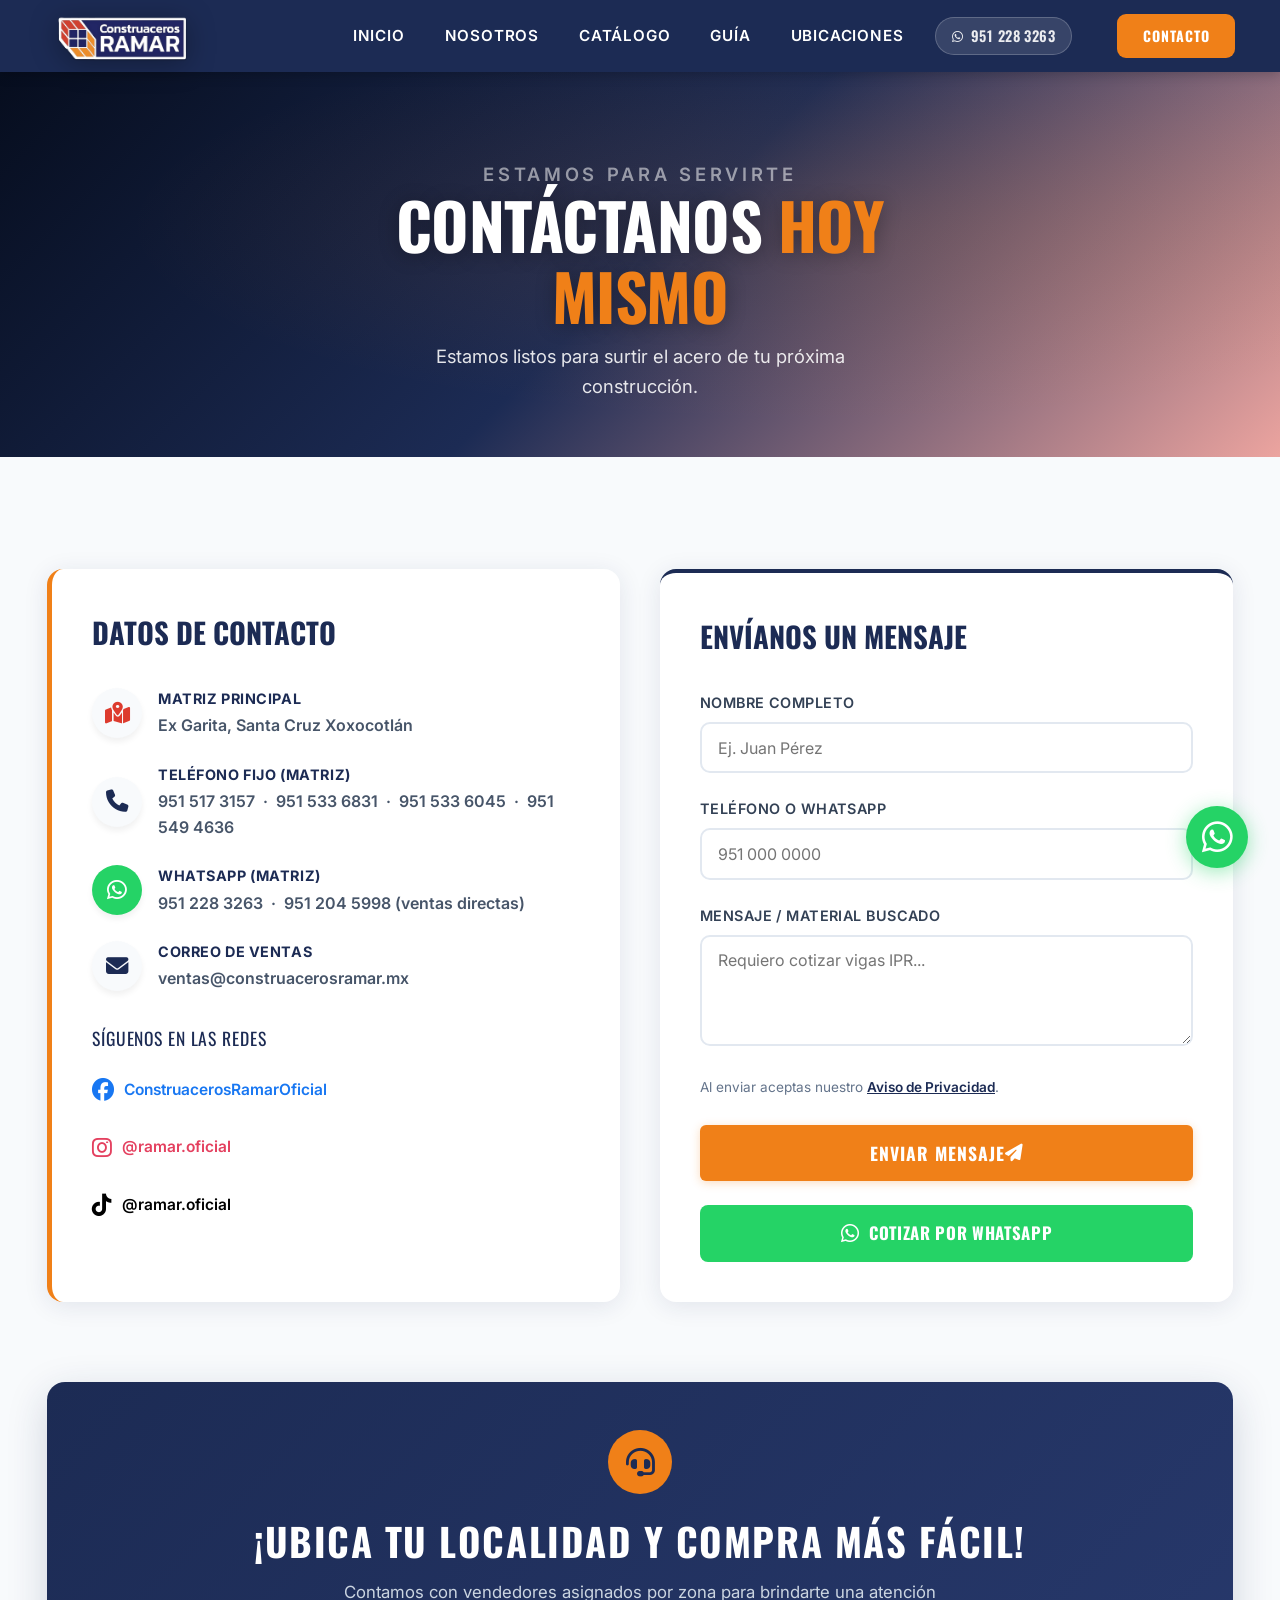
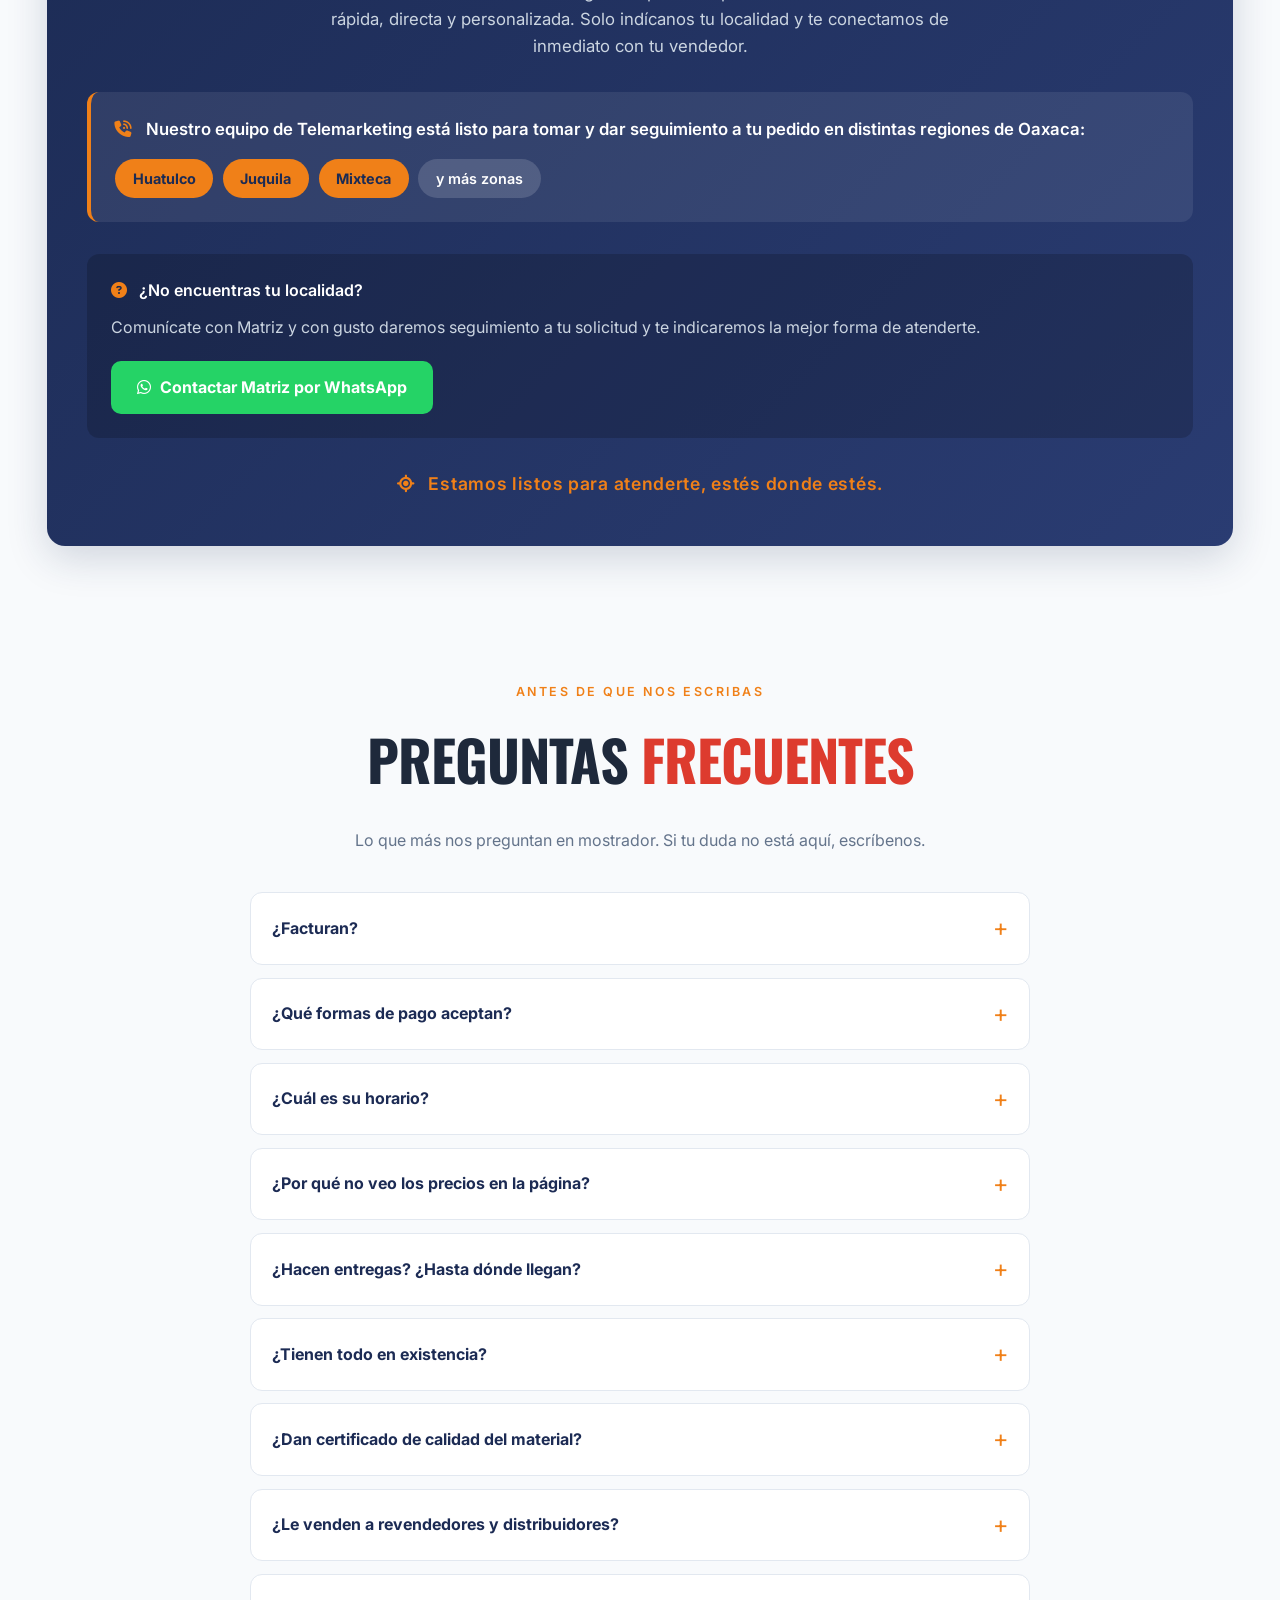
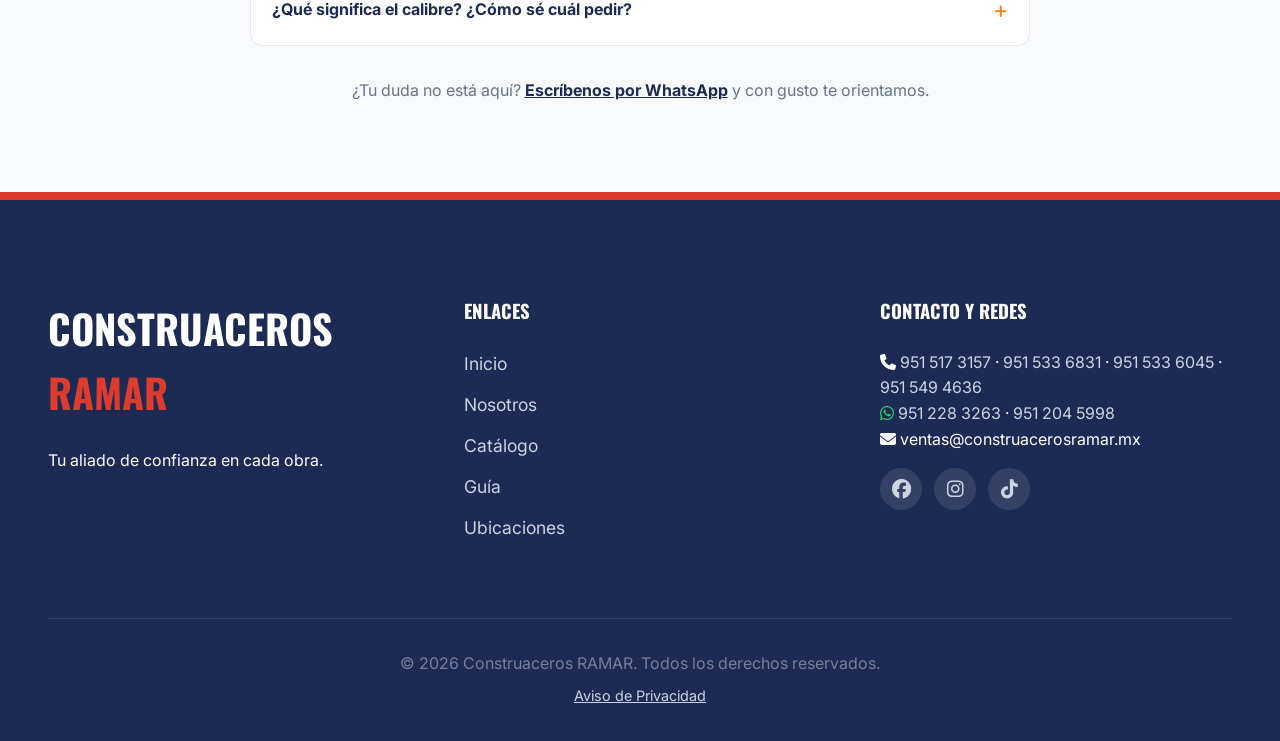
<file: contacto.html>
<!DOCTYPE html>
<html lang="es">
<head>
    <meta charset="UTF-8">
    <meta name="viewport" content="width=device-width, initial-scale=1.0">
    <title>Contacto - Construaceros RAMAR | Oaxaca</title>
    <meta name="description" content="Contáctanos para cotizar acero y materiales de construcción en Oaxaca. Escríbenos al correo ventas@construacerosramar.mx o por WhatsApp al 951 228 3263.">
    <meta property="og:title" content="Contacto - Construaceros RAMAR">
    <meta property="og:description" content="Cotiza acero comercial, estructural y pinturas PintuMex. 8 sucursales en Oaxaca. Tel: 951 517 3157 · WhatsApp: 951 228 3263.">
    <meta property="og:image" content="https://construacerosramar.mx/assets/images/logo-horizontal.png">
    <meta property="og:url" content="https://construacerosramar.mx/contacto.html">
    <link rel="canonical" href="https://construacerosramar.mx/contacto.html">
    <meta name="twitter:card" content="summary_large_image">
    <meta name="twitter:title" content="Contacto - Construaceros RAMAR">
    <meta name="twitter:description" content="Cotiza acero comercial, estructural y pinturas PintuMex. 8 sucursales en Oaxaca. Tel: 951 517 3157 · WhatsApp: 951 228 3263.">
    <meta name="twitter:image" content="https://construacerosramar.mx/assets/images/logo-horizontal.png">
    <meta property="og:type" content="website">
    <link rel="icon" type="image/png" sizes="32x32" href="favicon-32x32.png">
    <link rel="icon" type="image/png" sizes="16x16" href="favicon-16x16.png">
    <link rel="apple-touch-icon" sizes="180x180" href="apple-touch-icon.png">
    <link rel="manifest" href="site.webmanifest">
    <meta name="theme-color" content="#1C2B54">
    <link rel="preconnect" href="https://fonts.googleapis.com">
    <link rel="preconnect" href="https://fonts.gstatic.com" crossorigin>
    <link href="https://fonts.googleapis.com/css2?family=Oswald:wght@400;600;700&family=Inter:wght@300;400;600&display=swap" rel="stylesheet">
    <link rel="stylesheet" href="https://cdnjs.cloudflare.com/ajax/libs/font-awesome/6.4.0/css/all.min.css">
    <link rel="stylesheet" href="styles.css">
    <!-- Schema.org FAQPage: permite que Google muestre estas preguntas
         desplegables directamente en sus resultados de búsqueda. -->
    <script type="application/ld+json">
    {
      "@context": "https://schema.org",
      "@type": "FAQPage",
      "mainEntity": [
        {
          "@type": "Question",
          "name": "¿Facturan?",
          "acceptedAnswer": {
            "@type": "Answer",
            "text": "Sí, todas nuestras ventas pueden facturarse. Pídela en el mostrador al momento de tu compra o escríbenos con tu ticket. Solo necesitamos cuatro datos: RFC, razón social o nombre, código postal del domicilio fiscal y régimen fiscal, más un correo electrónico para enviarte el archivo. No necesitas entregarnos tu Constancia de Situación Fiscal. Si ya pasó el mes de tu compra tampoco hay problema: puedes pedir tu factura en cualquier momento del mismo año en que la hiciste. Entre más pronto la pidas, más fácil nos es localizar tu venta."
          }
        },
        {
          "@type": "Question",
          "name": "¿Qué formas de pago aceptan?",
          "acceptedAnswer": {
            "@type": "Answer",
            "text": "Aceptamos todas las formas de pago: efectivo, transferencia bancaria y tarjeta de débito y crédito. Si vas a pagar por transferencia, pídenos los datos de la cuenta al cotizar."
          }
        },
        {
          "@type": "Question",
          "name": "¿Cuál es su horario?",
          "acceptedAnswer": {
            "@type": "Answer",
            "text": "Lunes a viernes de 8:00 a 18:00 horas, y sábados de 8:00 a 14:00 horas, en todas nuestras sucursales."
          }
        },
        {
          "@type": "Question",
          "name": "¿Por qué no veo los precios en la página?",
          "acceptedAnswer": {
            "@type": "Answer",
            "text": "Porque el precio del acero se mueve constantemente. Si lo publicáramos, en pocos días estaría equivocado. Por eso cotizamos al momento: arma tu lista en el catálogo y mándanosla por WhatsApp, y te respondemos con el precio del día."
          }
        },
        {
          "@type": "Question",
          "name": "¿Hacen entregas? ¿Hasta dónde llegan?",
          "acceptedAnswer": {
            "@type": "Answer",
            "text": "Sí, tenemos unidades de reparto propias y cubrimos las 8 regiones del estado de Oaxaca. Salen rutas foráneas a Miahuatlán, Huatulco, Mixes, Juquila, Mixteca, Peras, Teojomulco, Istmo, Valle Nacional y Zimatlán. Si tu zona no aparece, pregúntanos: es probable que te podamos atender por medio de un distribuidor autorizado."
          }
        },
        {
          "@type": "Question",
          "name": "¿Tienen todo en existencia?",
          "acceptedAnswer": {
            "@type": "Answer",
            "text": "La mayor parte del catálogo lo manejamos en piso, pero algunos productos son sobre pedido y no hay entrega inmediata; cuando es el caso, viene señalado en la ficha del producto. Por ejemplo, la varilla corrugada es sobre pedido en todas las medidas. Si tu obra tiene fecha, avísanos con anticipación."
          }
        },
        {
          "@type": "Question",
          "name": "¿Dan certificado de calidad del material?",
          "acceptedAnswer": {
            "@type": "Answer",
            "text": "Sí, expedimos certificado de proveedor bajo solicitud. Es el documento que suelen pedir las constructoras y los estructuristas para respaldar el material de una obra. Pídelo al hacer tu pedido."
          }
        },
        {
          "@type": "Question",
          "name": "¿Le venden a revendedores y distribuidores?",
          "acceptedAnswer": {
            "@type": "Answer",
            "text": "Sí. Atendemos a balconeros, herreros, hojalateros, mofleros, carroceros, torneros, estructuristas, revendedores, distribuidores y constructoras. Tenemos distribuidores autorizados en Ejutla de Crespo, Mixes, Río Grande y Amoltepec."
          }
        },
        {
          "@type": "Question",
          "name": "¿Qué significa el calibre? ¿Cómo sé cuál pedir?",
          "acceptedAnswer": {
            "@type": "Answer",
            "text": "El calibre es el grosor del material, y va al revés de lo que uno pensaría: entre más alto el número, más delgado. Un calibre 11 es mucho más grueso que un calibre 26. En la Guía hay un explorador donde eliges un calibre y ves el PTR o la lámina dibujados con esa pared."
          }
        }
      ]
    }
    </script>
    <style>
        .contact-hero {
            margin-top: 72px;
            min-height: 320px;
            display: flex;
            align-items: center;
            justify-content: center;
            text-align: center;
            padding: 5.5rem 2rem 3.5rem;
            background: linear-gradient(135deg, #060d1e 0%, var(--color-blue) 50%, rgba(221,59,46,0.45) 100%);
            position: relative;
            overflow: hidden;
            color: #fff;
        }
        .contact-hero::after {
            content: '';
            position: absolute;
            inset: 0;
            background: radial-gradient(ellipse at 65% 40%, rgba(240,128,24,0.12) 0%, transparent 60%);
            pointer-events: none;
        }
        .contact-hero-content { position: relative; z-index: 2; max-width: 680px; }
        .contact-hero h1 {
            font-family: var(--font-heading);
            font-size: clamp(2.4rem, 6vw, 4rem);
            font-weight: 700;
            text-transform: uppercase;
            letter-spacing: -0.5px;
            margin-bottom: .75rem;
            line-height: 1.1;
            text-shadow: 0 2px 20px rgba(0,0,0,0.3);
        }
        .contact-hero h1 span { color: var(--color-yellow); }
        .contact-hero p {
            font-size: 1.15rem;
            opacity: .88;
            max-width: 520px;
            margin: 0 auto;
        }

        .contact-grid {
            display: grid;
            grid-template-columns: repeat(auto-fit, minmax(min(280px, 100%), 1fr));
            gap: 2.5rem;
            margin-top: 3rem;
        }

        .contact-info-card {
            background: #fff;
            border-left: 5px solid var(--color-yellow);
            border-radius: 16px;
            padding: 2.5rem;
            box-shadow: 0 4px 24px rgba(28,43,84,0.10);
            /* Sin esto el contenido fija un ancho mínimo y la página se
               desborda 21px en pantallas de 320px. */
            min-width: 0;
        }

        .contact-info-card h3 {
            font-family: var(--font-heading);
            font-size: 1.8rem;
            margin-bottom: 2rem;
            color: var(--color-blue);
        }

        .contact-info-item {
            margin-bottom: 1.5rem;
            display: flex;
            align-items: center;
            gap: 1rem;
        }

        .contact-info-icon {
            width: 50px;
            height: 50px;
            background: #f8fafc;
            border-radius: 50%;
            display: flex;
            align-items: center;
            justify-content: center;
            box-shadow: 0 4px 6px rgba(0,0,0,0.06);
            font-size: 1.4rem;
            flex-shrink: 0;
        }

        .contact-info-icon.red { color: var(--color-red); }
        .contact-info-icon.blue { color: var(--color-blue); }

        .contact-info-item strong {
            display: block;
            color: var(--color-blue);
            font-size: .9rem;
            text-transform: uppercase;
            letter-spacing: .04em;
            margin-bottom: .2rem;
        }
        .contact-info-item span,
        .contact-info-item a {
            color: #475569;
            text-decoration: none;
            font-size: 1rem;
            font-weight: 600;
        }
        .contact-info-item a:hover { color: var(--color-blue); }

        .contact-social-title {
            margin-top: 2rem;
            margin-bottom: 1rem;
            color: var(--color-blue);
            font-family: var(--font-heading);
            font-size: 1.1rem;
            text-transform: uppercase;
            letter-spacing: .05em;
        }
        .contact-social-links {
            display: flex;
            flex-direction: column;
            gap: .85rem;
        }
        .contact-social-links a {
            text-decoration: none;
            font-weight: 600;
            display: flex;
            align-items: center;
            gap: 10px;
            font-size: .97rem;
            transition: opacity .2s;
        }
        .contact-social-links a:hover { opacity: .75; }
        .contact-social-links a i { font-size: 1.4rem; }
        .contact-social-links .fb { color: #1877F2; }
        .contact-social-links .ig { color: #E4405F; }
        .contact-social-links .tk { color: #000; }

        .contact-form-card {
            background: #fff;
            border-radius: 16px;
            padding: 2.5rem;
            box-shadow: 0 4px 24px rgba(28,43,84,0.10);
            border-top: 4px solid var(--color-blue);
        }

        .contact-form-card h3 {
            font-family: var(--font-heading);
            font-size: 1.8rem;
            margin-bottom: 2rem;
            color: var(--color-blue);
        }

        .contact-form-card form {
            display: flex;
            flex-direction: column;
            gap: 1.5rem;
        }

        .contact-form-card label {
            display: block;
            margin-bottom: .5rem;
            font-weight: 600;
            font-size: .9rem;
            color: #334155;
            text-transform: uppercase;
            letter-spacing: .03em;
        }

        .contact-form-card input,
        .contact-form-card textarea {
            width: 100%;
            border: 2px solid #e2e8f0;
            border-radius: 10px;
            padding: .85rem 1rem;
            font-size: 1rem;
            font-family: var(--font-body);
            transition: border-color .2s;
            box-sizing: border-box;
        }

        .contact-form-card input:focus,
        .contact-form-card textarea:focus {
            outline: none;
            border-color: var(--color-blue);
        }

        .contact-form-card textarea {
            resize: vertical;
        }

        .btn-wa-contact {
            display: flex;
            align-items: center;
            justify-content: center;
            gap: .6rem;
            width: 100%;
            padding: 15px;
            background: #25D366;
            color: #fff;
            font-size: 1.05rem;
            font-family: var(--font-heading);
            font-weight: 700;
            letter-spacing: .04em;
            text-transform: uppercase;
            text-decoration: none;
            border-radius: 8px;
            border: none;
            cursor: pointer;
            transition: background .2s, transform .15s;
            box-sizing: border-box;
        }
        .btn-wa-contact:hover {
            background: #1ebe5a;
            transform: translateY(-2px);
        }
        .btn-wa-contact i { font-size: 1.3rem; }

        @media (max-width: 900px) {
            .contact-hero { margin-top: 85px; }
        }
        @media (max-width: 600px) {
            .contact-grid {
                grid-template-columns: 1fr;
                gap: 1.5rem;
            }
            .contact-info-card,
            .contact-form-card {
                padding: 1.75rem 1.5rem;
            }
            .contact-hero { padding: 3.5rem 1.2rem 2.5rem; }
            .contact-hero h1 { font-size: 2rem; }
        }
    </style>
</head>
<body>
    <a href="#main" class="skip-link">Saltar al contenido principal</a>
    <header class="navbar">
        <div class="logo">
            <a href="index.html">
                <img src="assets/images/logo-horizontal.png" alt="Construaceros RAMAR Logo">
            </a>
        </div>
        <nav>
            <ul class="nav-links" id="nav-principal">
                <li><a href="index.html">Inicio</a></li>
                <li><a href="nosotros.html">Nosotros</a></li>
                <li><a href="catalogo.html">Catálogo</a></li>
                <li><a href="guia.html">Guía</a></li>
                <li><a href="ubicaciones.html">Ubicaciones</a></li>
            </ul>
        </nav>
        <a href="https://wa.me/5219512283263" target="_blank" rel="noopener" class="navbar-phone" aria-label="Cotiza por WhatsApp al 951 228 3263"><i class="fa-brands fa-whatsapp"></i> 951 228 3263</a>
        <a href="contacto.html" class="btn-primary contact-btn" style="background-color: var(--color-blue); color: white; box-shadow: 0 0 0 3px var(--color-yellow);">Contacto</a>
        <button class="hamburger" aria-label="Abrir menú" aria-expanded="false" aria-controls="nav-principal">
            <div class="line"></div>
            <div class="line"></div>
            <div class="line"></div>
        </button>
    </header>

    <!-- Hero -->
    <section class="contact-hero fade-in">
        <div class="contact-hero-content">
            <p class="section-eyebrow light">Estamos para servirte</p>
            <h1>CONTÁCTANOS <span>HOY MISMO</span></h1>
            <p>Estamos listos para surtir el acero de tu próxima construcción.</p>
        </div>
    </section>

    <main class="main-content" style="padding-top:0;">
        <section class="container fade-in" style="padding: 4rem 2rem;">

            <div class="contact-grid">

                <!-- Info de Contacto -->
                <div class="contact-info-card">
                    <h3>Datos de Contacto</h3>

                    <div class="contact-info-item">
                        <div class="contact-info-icon red">
                            <i class="fa-solid fa-map-location-dot"></i>
                        </div>
                        <div>
                            <strong>Matriz Principal</strong>
                            <span>Ex Garita, Santa Cruz Xoxocotlán</span>
                        </div>
                    </div>

                    <div class="contact-info-item">
                        <div class="contact-info-icon blue">
                            <i class="fa-solid fa-phone"></i>
                        </div>
                        <div>
                            <strong>Teléfono fijo (Matriz)</strong>
                            <span>
                                <a href="tel:9515173157">951 517 3157</a>
                                &nbsp;·&nbsp;
                                <a href="tel:9515336831">951 533 6831</a>
                                &nbsp;·&nbsp;
                                <a href="tel:9515336045">951 533 6045</a>
                                &nbsp;·&nbsp;
                                <a href="tel:9515494636">951 549 4636</a>
                            </span>
                        </div>
                    </div>

                    <div class="contact-info-item">
                        <div class="contact-info-icon" style="background:#25D366;color:#fff;">
                            <i class="fa-brands fa-whatsapp"></i>
                        </div>
                        <div>
                            <strong>WhatsApp (Matriz)</strong>
                            <span>
                                <a href="https://wa.me/5219512283263" target="_blank" rel="noopener">951 228 3263</a>
                                &nbsp;·&nbsp;
                                <a href="https://wa.me/5219512045998" target="_blank" rel="noopener">951 204 5998</a> (ventas directas)
                            </span>
                        </div>
                    </div>

                    <div class="contact-info-item">
                        <div class="contact-info-icon blue">
                            <i class="fa-solid fa-envelope"></i>
                        </div>
                        <div>
                            <strong>Correo de Ventas</strong>
                            <span><a href="mailto:ventas@construacerosramar.mx" style="color:inherit">ventas@construacerosramar.mx</a></span>
                        </div>
                    </div>

                    <p class="contact-social-title">Síguenos en las Redes</p>
                    <div class="contact-social-links">
                        <a href="https://www.facebook.com/ConstruacerosRamarOficial" target="_blank" class="fb">
                            <i class="fa-brands fa-facebook"></i> ConstruacerosRamarOficial
                        </a>
                        <a href="https://www.instagram.com/ramar.oficial" target="_blank" class="ig">
                            <i class="fa-brands fa-instagram"></i> @ramar.oficial
                        </a>
                        <a href="https://www.tiktok.com/@ramar.oficial" target="_blank" class="tk">
                            <i class="fa-brands fa-tiktok"></i> @ramar.oficial
                        </a>
                    </div>
                </div>

                <!-- Formulario -->
                <div class="contact-form-card">
                    <h3>Envíanos un Mensaje</h3>
                    <form action="https://formsubmit.co/ramar.matriz@gmail.com" method="POST">
                        <!-- Configuración FormSubmit -->
                        <input type="hidden" name="_subject" value="Nueva cotización desde construacerosramar.mx">
                        <input type="hidden" name="_next" value="https://construacerosramar.mx/gracias.html">
                        <input type="hidden" name="_captcha" value="true">
                        <input type="hidden" name="_template" value="table">
                        <input type="hidden" name="_cc" value="ventas@construacerosramar.mx">
                        <input type="text" name="_honey" style="display:none">

                        <div>
                            <label for="nombre">Nombre Completo</label>
                            <input type="text" id="nombre" name="nombre" placeholder="Ej. Juan Pérez" required>
                        </div>
                        <div>
                            <label for="telefono">Teléfono o WhatsApp</label>
                            <input type="tel" id="telefono" name="telefono" placeholder="951 000 0000" required>
                        </div>
                        <div>
                            <label for="mensaje">Mensaje / Material Buscado</label>
                            <textarea id="mensaje" name="mensaje" rows="4" placeholder="Requiero cotizar vigas IPR..." required></textarea>
                        </div>
                        <p class="form-privacidad">Al enviar aceptas nuestro <a href="aviso-privacidad.html" target="_blank" rel="noopener">Aviso de Privacidad</a>.</p>
                        <button type="submit" class="btn-primary" style="width:100%; padding:15px; font-size:1.1rem; border:none; cursor:pointer;">
                            Enviar Mensaje <i class="fa-solid fa-paper-plane"></i>
                        </button>
                        <a href="https://wa.me/5219512283263" class="btn-wa-contact" target="_blank">
                            <i class="fa-brands fa-whatsapp"></i> Cotizar por WhatsApp
                        </a>
                    </form>
                </div>

            </div>
        </section>

        <!-- Telemarketing por zonas -->
        <section class="container fade-in" style="padding: 1rem 2rem 4rem;">
            <div style="background: linear-gradient(135deg, var(--color-blue) 0%, #2a3c72 100%); color: white; border-radius: 18px; padding: 3rem 2.5rem; box-shadow: 0 12px 40px rgba(28,43,84,0.18);">
                <div style="text-align: center; margin-bottom: 2rem;">
                    <div style="display: inline-flex; align-items: center; justify-content: center; width: 64px; height: 64px; background: var(--color-yellow); border-radius: 50%; margin-bottom: 1rem;">
                        <i class="fa-solid fa-headset" style="font-size: 1.8rem; color: var(--color-blue);"></i>
                    </div>
                    <h3 style="font-family: var(--font-heading); font-size: clamp(1.8rem, 4vw, 2.4rem); margin: 0 0 0.5rem; text-transform: uppercase; letter-spacing: 0.04em;">
                        ¡Ubica tu localidad y compra más fácil!
                    </h3>
                    <p style="font-size: 1.05rem; color: #cbd5e1; max-width: 620px; margin: 0 auto;">
                        Contamos con vendedores asignados por zona para brindarte una atención rápida, directa y personalizada.
                        Solo indícanos tu localidad y te conectamos de inmediato con tu vendedor.
                    </p>
                </div>
                <div style="background: rgba(255,255,255,0.08); border-radius: 12px; padding: 1.5rem; margin: 2rem 0; border-left: 4px solid var(--color-yellow);">
                    <p style="margin: 0 0 1rem; font-weight: 600; font-size: 1.05rem;">
                        <i class="fa-solid fa-phone-volume" style="color: var(--color-yellow); margin-right: 0.6rem;"></i>
                        Nuestro equipo de Telemarketing está listo para tomar y dar seguimiento a tu pedido en distintas regiones de Oaxaca:
                    </p>
                    <div style="display: flex; flex-wrap: wrap; gap: 0.6rem; margin-top: 1rem;">
                        <span style="background: var(--color-yellow); color: var(--color-blue); padding: 0.5rem 1.1rem; border-radius: 999px; font-weight: 700; font-size: 0.9rem;">Huatulco</span>
                        <span style="background: var(--color-yellow); color: var(--color-blue); padding: 0.5rem 1.1rem; border-radius: 999px; font-weight: 700; font-size: 0.9rem;">Juquila</span>
                        <span style="background: var(--color-yellow); color: var(--color-blue); padding: 0.5rem 1.1rem; border-radius: 999px; font-weight: 700; font-size: 0.9rem;">Mixteca</span>
                        <span style="background: rgba(255,255,255,0.15); color: white; padding: 0.5rem 1.1rem; border-radius: 999px; font-weight: 600; font-size: 0.9rem;">y más zonas</span>
                    </div>
                </div>
                <div style="background: rgba(0,0,0,0.18); border-radius: 12px; padding: 1.5rem; margin-top: 1.5rem;">
                    <p style="margin: 0 0 0.75rem; font-weight: 600;">
                        <i class="fa-solid fa-circle-question" style="color: var(--color-yellow); margin-right: 0.5rem;"></i>
                        ¿No encuentras tu localidad?
                    </p>
                    <p style="margin: 0 0 1.25rem; color: #cbd5e1;">
                        Comunícate con Matriz y con gusto daremos seguimiento a tu solicitud y te indicaremos la mejor forma de atenderte.
                    </p>
                    <a href="https://wa.me/5219512283263?text=Hola%2C%20quiero%20saber%20si%20atienden%20mi%20localidad" target="_blank" rel="noopener" style="display: inline-flex; align-items: center; gap: 0.6rem; background: #25D366; color: white; padding: 0.85rem 1.6rem; border-radius: 10px; text-decoration: none; font-weight: 700;">
                        <i class="fa-brands fa-whatsapp"></i> Contactar Matriz por WhatsApp
                    </a>
                </div>
                <p style="text-align: center; margin: 2rem 0 0; font-size: 1.1rem; font-weight: 600; color: var(--color-yellow); letter-spacing: 0.04em;">
                    <i class="fa-solid fa-location-crosshairs" style="margin-right: 0.5rem;"></i>
                    Estamos listos para atenderte, estés donde estés.
                </p>
            </div>
        </section>

        <!-- ══ PREGUNTAS FRECUENTES ══
             Se usa <details>/<summary> nativo: acordeón accesible sin JavaScript.
             Solo van preguntas que el sitio puede contestar con datos verificados;
             las que dependen de información que no tenemos quedaron fuera. -->
        <section class="faq-section fade-in" id="preguntas-frecuentes">
            <div class="container">
                <div class="faq-cabeza">
                    <p class="section-eyebrow dark">Antes de que nos escribas</p>
                    <h2 class="section-title">PREGUNTAS <span class="text-red">FRECUENTES</span></h2>
                    <p class="faq-sub">Lo que más nos preguntan en mostrador. Si tu duda no está aquí, escríbenos.</p>
                </div>

                <div class="faq-lista">

                    <details class="faq-item">
                        <summary>¿Facturan?</summary>
                        <div class="faq-cuerpo">
                            <p><strong>Sí, todas nuestras ventas pueden facturarse.</strong> Pídela en el mostrador al momento de tu compra o escríbenos con tu ticket a la mano.</p>
                            <p>Solo necesitamos estos cuatro datos:</p>
                            <ul>
                                <li><strong>RFC</strong></li>
                                <li><strong>Razón social o nombre</strong>, sin el régimen de capital</li>
                                <li><strong>Código postal</strong> de tu domicilio fiscal</li>
                                <li><strong>Régimen fiscal</strong></li>
                            </ul>
                            <p>Y un <strong>correo electrónico</strong> para enviarte el archivo.</p>
                            <p class="faq-tip"><i class="fa-solid fa-circle-info"></i> <strong>No necesitas entregarnos tu Constancia de Situación Fiscal.</strong> Con esos cuatro datos basta. Si no recuerdas alguno, puedes consultarlo en tu propia Constancia sin tener que compartirla con nadie.</p>
                            <p><strong>¿Y si ya pasó el mes de mi compra?</strong> No hay problema: puedes pedir tu factura <strong>en cualquier momento del mismo año</strong> en que hiciste la compra. No te la vamos a negar porque ya cerró el mes.</p>
                            <p class="faq-tip"><i class="fa-solid fa-clock"></i> Aun así, entre más pronto la pidas, más fácil nos es localizar tu venta. Lo ideal es el mismo día.</p>
                            <a href="https://wa.me/5219512283263?text=Hola%2C%20quiero%20solicitar%20mi%20factura.%20Le%20mando%20los%20datos%20de%20mi%20ticket." target="_blank" rel="noopener" class="faq-cta"><i class="fa-brands fa-whatsapp"></i> Solicitar mi factura</a>
                        </div>
                    </details>

                    <details class="faq-item">
                        <summary>¿Qué formas de pago aceptan?</summary>
                        <div class="faq-cuerpo">
                            <p>Aceptamos <strong>todas las formas de pago</strong>:</p>
                            <ul>
                                <li><strong>Efectivo</strong></li>
                                <li><strong>Transferencia</strong> bancaria</li>
                                <li><strong>Tarjeta</strong> de débito y crédito</li>
                            </ul>
                            <p>Si vas a pagar por transferencia, pídenos los datos de la cuenta al cotizar y te los pasamos.</p>
                        </div>
                    </details>

                    <details class="faq-item">
                        <summary>¿Cuál es su horario?</summary>
                        <div class="faq-cuerpo">
                            <p><strong>Lunes a viernes de 8:00 a 18:00 h, y sábados de 8:00 a 14:00 h.</strong></p>
                            <p>Ese horario aplica en nuestras sucursales. Puedes ver la dirección y el mapa de cada una en <a href="ubicaciones.html">Ubicaciones</a>.</p>
                        </div>
                    </details>

                    <details class="faq-item">
                        <summary>¿Por qué no veo los precios en la página?</summary>
                        <div class="faq-cuerpo">
                            <p>Porque el <strong>precio del acero se mueve constantemente</strong>. Si lo publicáramos, en pocos días estaría equivocado y te daríamos un dato que no podríamos respetar.</p>
                            <p>Por eso cotizamos al momento: arma tu lista en el <a href="catalogo.html">catálogo</a> y mándanosla por WhatsApp. Te respondemos con el <strong>precio del día</strong>.</p>
                            <a href="catalogo.html" class="faq-cta faq-cta--azul"><i class="fa-solid fa-list-check"></i> Armar mi cotización</a>
                        </div>
                    </details>

                    <details class="faq-item">
                        <summary>¿Hacen entregas? ¿Hasta dónde llegan?</summary>
                        <div class="faq-cuerpo">
                            <p><strong>Sí, tenemos unidades de reparto propias y cubrimos las 8 regiones del estado.</strong></p>
                            <p>Además de los Valles Centrales, salen rutas foráneas a <strong>Miahuatlán, Huatulco, Mixes, Juquila, Mixteca, Peras, Teojomulco, Istmo, Valle Nacional y Zimatlán</strong>.</p>
                            <p>Si tu zona no aparece en la lista, pregúntanos de todos modos: es probable que te podamos atender por medio de un distribuidor autorizado.</p>
                            <a href="https://wa.me/5219512283263?text=Hola%2C%20quiero%20saber%20si%20llegan%20a%20mi%20zona" target="_blank" rel="noopener" class="faq-cta"><i class="fa-brands fa-whatsapp"></i> Preguntar por mi zona</a>
                        </div>
                    </details>

                    <details class="faq-item">
                        <summary>¿Tienen todo en existencia?</summary>
                        <div class="faq-cuerpo">
                            <p>La mayor parte del catálogo lo manejamos en piso, pero <strong>algunos productos son sobre pedido</strong> y no hay entrega inmediata. Cuando es el caso, viene señalado en la ficha del producto dentro del <a href="catalogo.html">catálogo</a>.</p>
                            <p>Por ejemplo, la <strong>varilla corrugada</strong> es sobre pedido en todas las medidas, y algunas líneas de pintura también.</p>
                            <p>Si tu obra tiene fecha, avísanos con anticipación y te decimos el tiempo real de entrega.</p>
                        </div>
                    </details>

                    <details class="faq-item">
                        <summary>¿Dan certificado de calidad del material?</summary>
                        <div class="faq-cuerpo">
                            <p><strong>Sí, expedimos certificado de proveedor bajo solicitud.</strong> Es el documento que suelen pedir las constructoras y los estructuristas para respaldar el material de una obra.</p>
                            <p>Pídelo al hacer tu pedido, para que te lo preparemos junto con la entrega.</p>
                            <a href="https://wa.me/5219512283263?text=Hola%2C%20necesito%20certificado%20de%20calidad%20del%20material%20para%20mi%20obra." target="_blank" rel="noopener" class="faq-cta"><i class="fa-brands fa-whatsapp"></i> Solicitar certificado</a>
                        </div>
                    </details>

                    <details class="faq-item">
                        <summary>¿Le venden a revendedores y distribuidores?</summary>
                        <div class="faq-cuerpo">
                            <p><strong>Sí.</strong> Atendemos a balconeros, herreros, hojalateros, mofleros, carroceros, torneros, estructuristas, revendedores, distribuidores y constructoras.</p>
                            <p>De hecho tenemos distribuidores autorizados en Ejutla de Crespo, Mixes, Río Grande y Amoltepec. Si te interesa manejar nuestro material en tu zona, escríbenos.</p>
                        </div>
                    </details>

                    <details class="faq-item">
                        <summary>¿Qué significa el calibre? ¿Cómo sé cuál pedir?</summary>
                        <div class="faq-cuerpo">
                            <p>El calibre es el <strong>grosor del material</strong>, y va al revés de lo que uno pensaría: <strong>entre más alto el número, más delgado</strong>. Un calibre 11 es mucho más grueso que un calibre 26.</p>
                            <p>En la <a href="guia.html">Guía</a> tenemos un explorador donde le picas a un calibre y ves el PTR o la lámina dibujados con esa pared, junto con la tabla de conversión a pulgadas y milímetros.</p>
                            <a href="guia.html" class="faq-cta faq-cta--azul"><i class="fa-solid fa-ruler-combined"></i> Ver el explorador de calibre</a>
                        </div>
                    </details>

                </div>

                <p class="faq-cierre">¿Tu duda no está aquí? <a href="https://wa.me/5219512283263" target="_blank" rel="noopener">Escríbenos por WhatsApp</a> y con gusto te orientamos.</p>
            </div>
        </section>

    </main>

    <footer id="footer-section">
        <div class="footer-container">
            <div class="footer-brand">
                <h2>Construaceros<span class="text-red"> RAMAR</span></h2>
                <p>Tu aliado de confianza en cada obra.</p>
            </div>
            <div class="footer-links">
                <h3>Enlaces</h3>
                <ul>
                    <li><a href="index.html">Inicio</a></li>
                    <li><a href="nosotros.html">Nosotros</a></li>
                    <li><a href="catalogo.html">Catálogo</a></li>
                    <li><a href="guia.html">Guía</a></li>
                    <li><a href="ubicaciones.html">Ubicaciones</a></li>
                </ul>
            </div>
            <div class="footer-contact">
                <h3>Contacto y Redes</h3>
                <p><i class="fa-solid fa-phone"></i> <a href="tel:9515173157" style="color: #cbd5e1; text-decoration: none;">951 517 3157</a> · <a href="tel:9515336831" style="color: #cbd5e1; text-decoration: none;">951 533 6831</a> · <a href="tel:9515336045" style="color: #cbd5e1; text-decoration: none;">951 533 6045</a> · <a href="tel:9515494636" style="color: #cbd5e1; text-decoration: none;">951 549 4636</a></p>
                <p><i class="fa-brands fa-whatsapp" style="color:#25D366;"></i> <a href="https://wa.me/5219512283263" target="_blank" rel="noopener" style="color: #cbd5e1; text-decoration: none;">951 228 3263</a> · <a href="https://wa.me/5219512045998" target="_blank" rel="noopener" style="color: #cbd5e1; text-decoration: none;">951 204 5998</a></p>
                <p><i class="fa-solid fa-envelope"></i> <a href="mailto:ventas@construacerosramar.mx" style="color:inherit;text-decoration:none">ventas@construacerosramar.mx</a></p>
                <div class="social-icons">
                    <a href="https://www.facebook.com/ConstruacerosRamarOficial" target="_blank" class="social-link fb" aria-label="Facebook">
                        <i class="fa-brands fa-facebook"></i>
                    </a>
                    <a href="https://www.instagram.com/ramar.oficial" target="_blank" class="social-link ig" aria-label="Instagram">
                        <i class="fa-brands fa-instagram"></i>
                    </a>
                    <a href="https://www.tiktok.com/@ramar.oficial" target="_blank" class="social-link tk" aria-label="TikTok">
                        <i class="fa-brands fa-tiktok"></i>
                    </a>
                </div>
            </div>
        </div>
        <div class="footer-bottom">
            <p>&copy; 2026 Construaceros RAMAR. Todos los derechos reservados.</p>
            <p class="footer-legal"><a href="aviso-privacidad.html">Aviso de Privacidad</a></p>
        </div>
    </footer>

    <!-- WhatsApp flotante -->
    <a href="https://wa.me/5219512283263" target="_blank" class="whatsapp-float" aria-label="Cotiza por WhatsApp">
        <i class="fa-brands fa-whatsapp"></i>
        <span class="wa-tooltip">Cotiza por WhatsApp</span>
    </a>

    <script src="main.js"></script>
</body>
</html>
</file>
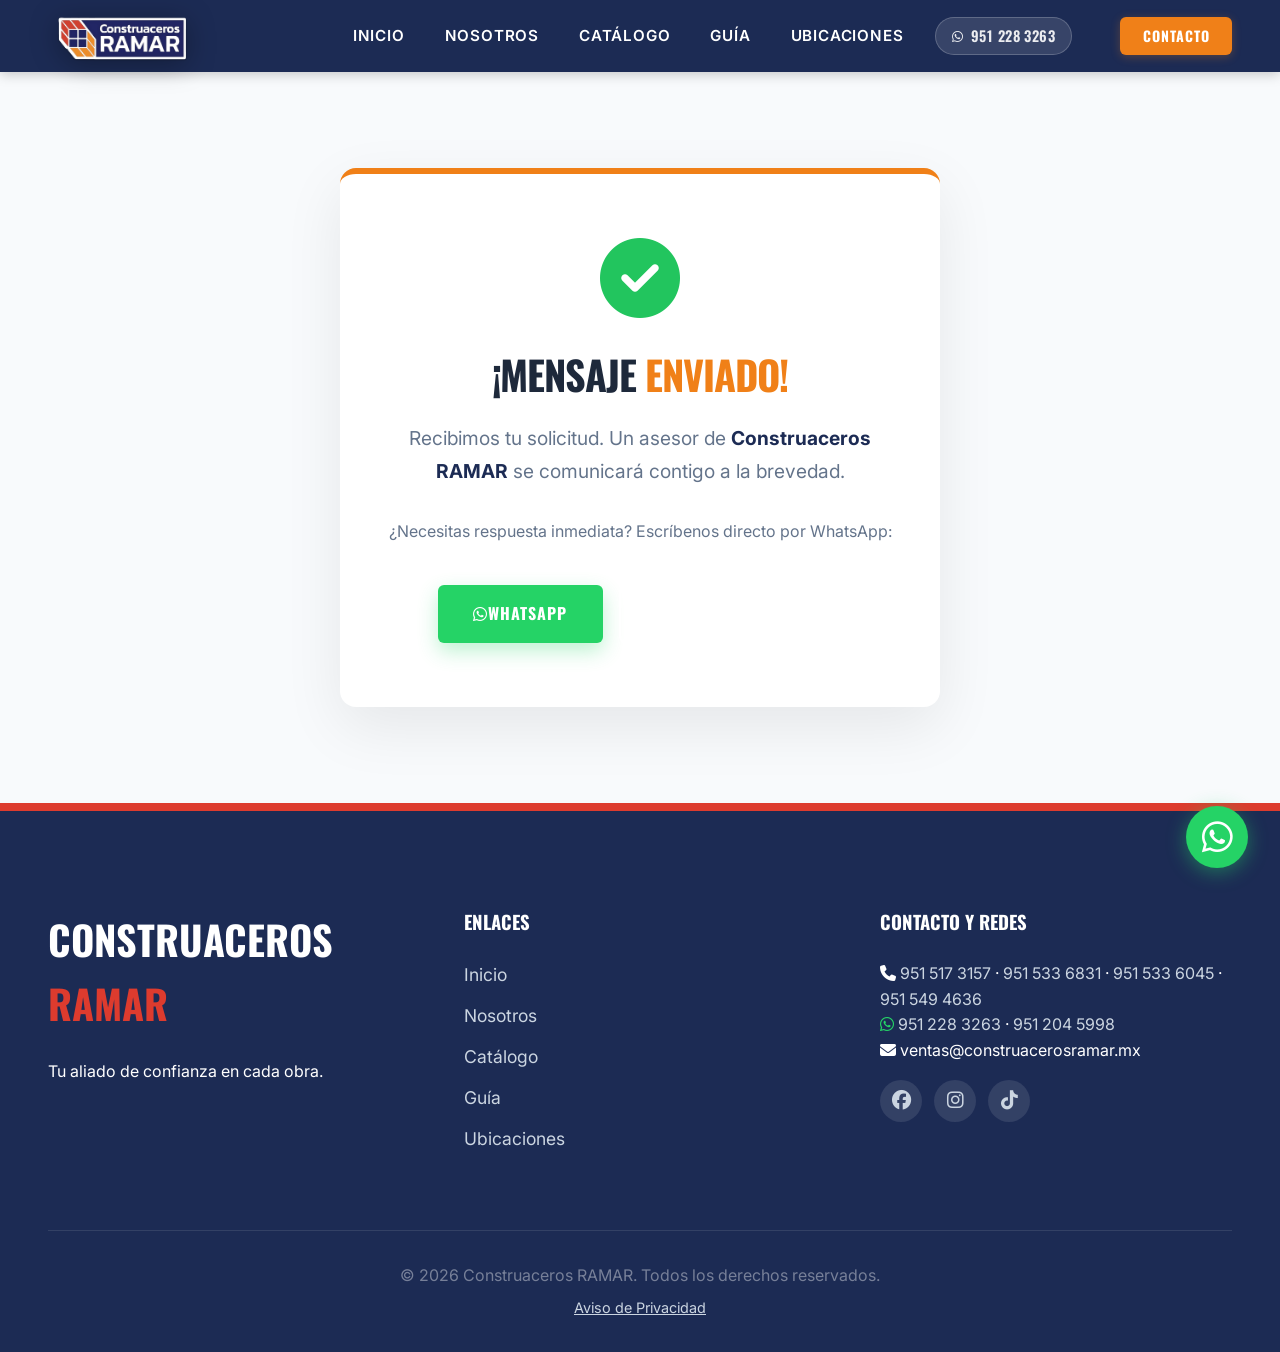
<file: gracias.html>
<!DOCTYPE html>
<html lang="es">
<head>
    <meta charset="UTF-8">
    <meta name="viewport" content="width=device-width, initial-scale=1.0">
    <title>Mensaje Enviado - Construaceros RAMAR</title>
    <meta name="description" content="Gracias por contactar a Construaceros RAMAR. Recibimos tu mensaje y te responderemos a la brevedad.">
    <meta name="robots" content="noindex">
    <link rel="icon" type="image/png" sizes="32x32" href="favicon-32x32.png">
    <link rel="icon" type="image/png" sizes="16x16" href="favicon-16x16.png">
    <link rel="apple-touch-icon" sizes="180x180" href="apple-touch-icon.png">
    <link rel="manifest" href="site.webmanifest">
    <meta name="theme-color" content="#1C2B54">
    <link rel="preconnect" href="https://fonts.googleapis.com">
    <link rel="preconnect" href="https://fonts.gstatic.com" crossorigin>
    <link href="https://fonts.googleapis.com/css2?family=Oswald:wght@400;600;700&family=Inter:wght@300;400;600&display=swap" rel="stylesheet">
    <link rel="stylesheet" href="https://cdnjs.cloudflare.com/ajax/libs/font-awesome/6.4.0/css/all.min.css">
    <link rel="stylesheet" href="styles.css">
</head>
<body>
    <a href="#main" class="skip-link">Saltar al contenido principal</a>
    <header class="navbar">
        <div class="logo">
            <a href="index.html">
                <img src="assets/images/logo-horizontal.png" alt="Construaceros RAMAR Logo">
            </a>
        </div>
        <nav>
            <ul class="nav-links" id="nav-principal">
                <li><a href="index.html">Inicio</a></li>
                <li><a href="nosotros.html">Nosotros</a></li>
                <li><a href="catalogo.html">Catálogo</a></li>
                <li><a href="guia.html">Guía</a></li>
                <li><a href="ubicaciones.html">Ubicaciones</a></li>
            </ul>
        </nav>
        <a href="https://wa.me/5219512283263" target="_blank" rel="noopener" class="navbar-phone" aria-label="Cotiza por WhatsApp al 951 228 3263"><i class="fa-brands fa-whatsapp"></i> 951 228 3263</a>
        <a href="contacto.html" class="btn-primary contact-btn">Contacto</a>
        <button class="hamburger" aria-label="Abrir menú" aria-expanded="false" aria-controls="nav-principal">
            <div class="line"></div>
            <div class="line"></div>
            <div class="line"></div>
        </button>
    </header>

    <main id="main" class="main-content">
        <section class="container fade-in" style="padding: 6rem 2rem; text-align: center; min-height: 60vh; display: flex; flex-direction: column; align-items: center; justify-content: center;">
            <div style="background: var(--color-white); border-radius: 16px; padding: 4rem 3rem; max-width: 600px; box-shadow: 0 20px 60px rgba(0,0,0,0.08); border-top: 6px solid var(--color-yellow);">
                <i class="fa-solid fa-circle-check" style="font-size: 5rem; color: #22c55e; margin-bottom: 1.5rem; display: block;"></i>
                <h1 class="section-title" style="font-size: 2.5rem; margin-bottom: 1rem;">¡Mensaje <span class="text-yellow">Enviado!</span></h1>
                <p style="font-size: 1.2rem; color: var(--color-text-light); margin-bottom: 2rem; line-height: 1.7;">
                    Recibimos tu solicitud. Un asesor de <strong style="color: var(--color-blue);">Construaceros RAMAR</strong> se comunicará contigo a la brevedad.
                </p>
                <p style="font-size: 1rem; color: var(--color-text-light); margin-bottom: 2.5rem;">
                    ¿Necesitas respuesta inmediata? Escríbenos directo por WhatsApp:
                </p>
                <div style="display: flex; gap: 1rem; justify-content: center; flex-wrap: wrap;">
                    <a href="https://wa.me/5219512283263" target="_blank" class="btn-primary" style="background: #25D366; box-shadow: 0 8px 20px rgba(37,211,102,0.3);">
                        <i class="fa-brands fa-whatsapp"></i> WhatsApp
                    </a>
                    <a href="index.html" class="btn-secondary">
                        <i class="fa-solid fa-house"></i> Volver al Inicio
                    </a>
                </div>
            </div>
        </section>
    </main>

    <footer id="footer-section">
        <div class="footer-container">
            <div class="footer-brand">
                <h2>Construaceros<span class="text-red"> RAMAR</span></h2>
                <p>Tu aliado de confianza en cada obra.</p>
            </div>
            <div class="footer-links">
                <h3>Enlaces</h3>
                <ul>
                    <li><a href="index.html">Inicio</a></li>
                    <li><a href="nosotros.html">Nosotros</a></li>
                    <li><a href="catalogo.html">Catálogo</a></li>
                    <li><a href="guia.html">Guía</a></li>
                    <li><a href="ubicaciones.html">Ubicaciones</a></li>
                </ul>
            </div>
            <div class="footer-contact">
                <h3>Contacto y Redes</h3>
                <p><i class="fa-solid fa-phone"></i> <a href="tel:9515173157" style="color: #cbd5e1; text-decoration: none;">951 517 3157</a> · <a href="tel:9515336831" style="color: #cbd5e1; text-decoration: none;">951 533 6831</a> · <a href="tel:9515336045" style="color: #cbd5e1; text-decoration: none;">951 533 6045</a> · <a href="tel:9515494636" style="color: #cbd5e1; text-decoration: none;">951 549 4636</a></p>
                <p><i class="fa-brands fa-whatsapp" style="color:#25D366;"></i> <a href="https://wa.me/5219512283263" target="_blank" rel="noopener" style="color: #cbd5e1; text-decoration: none;">951 228 3263</a> · <a href="https://wa.me/5219512045998" target="_blank" rel="noopener" style="color: #cbd5e1; text-decoration: none;">951 204 5998</a></p>
                <p><i class="fa-solid fa-envelope"></i> <a href="mailto:ventas@construacerosramar.mx" style="color:inherit;text-decoration:none">ventas@construacerosramar.mx</a></p>
                <div class="social-icons">
                    <a href="https://www.facebook.com/ConstruacerosRamarOficial" target="_blank" class="social-link fb" aria-label="Facebook">
                        <i class="fa-brands fa-facebook"></i>
                    </a>
                    <a href="https://www.instagram.com/ramar.oficial" target="_blank" class="social-link ig" aria-label="Instagram">
                        <i class="fa-brands fa-instagram"></i>
                    </a>
                    <a href="https://www.tiktok.com/@ramar.oficial" target="_blank" class="social-link tk" aria-label="TikTok">
                        <i class="fa-brands fa-tiktok"></i>
                    </a>
                </div>
            </div>
        </div>
        <div class="footer-bottom">
            <p>&copy; 2026 Construaceros RAMAR. Todos los derechos reservados.</p>
            <p class="footer-legal"><a href="aviso-privacidad.html">Aviso de Privacidad</a></p>
        </div>
    </footer>

    <!-- WhatsApp flotante -->
    <a href="https://wa.me/5219512283263" target="_blank" class="whatsapp-float" aria-label="Cotiza por WhatsApp">
        <i class="fa-brands fa-whatsapp"></i>
        <span class="wa-tooltip">Cotiza por WhatsApp</span>
    </a>

    <script src="main.js"></script>
</body>
</html>
</file>
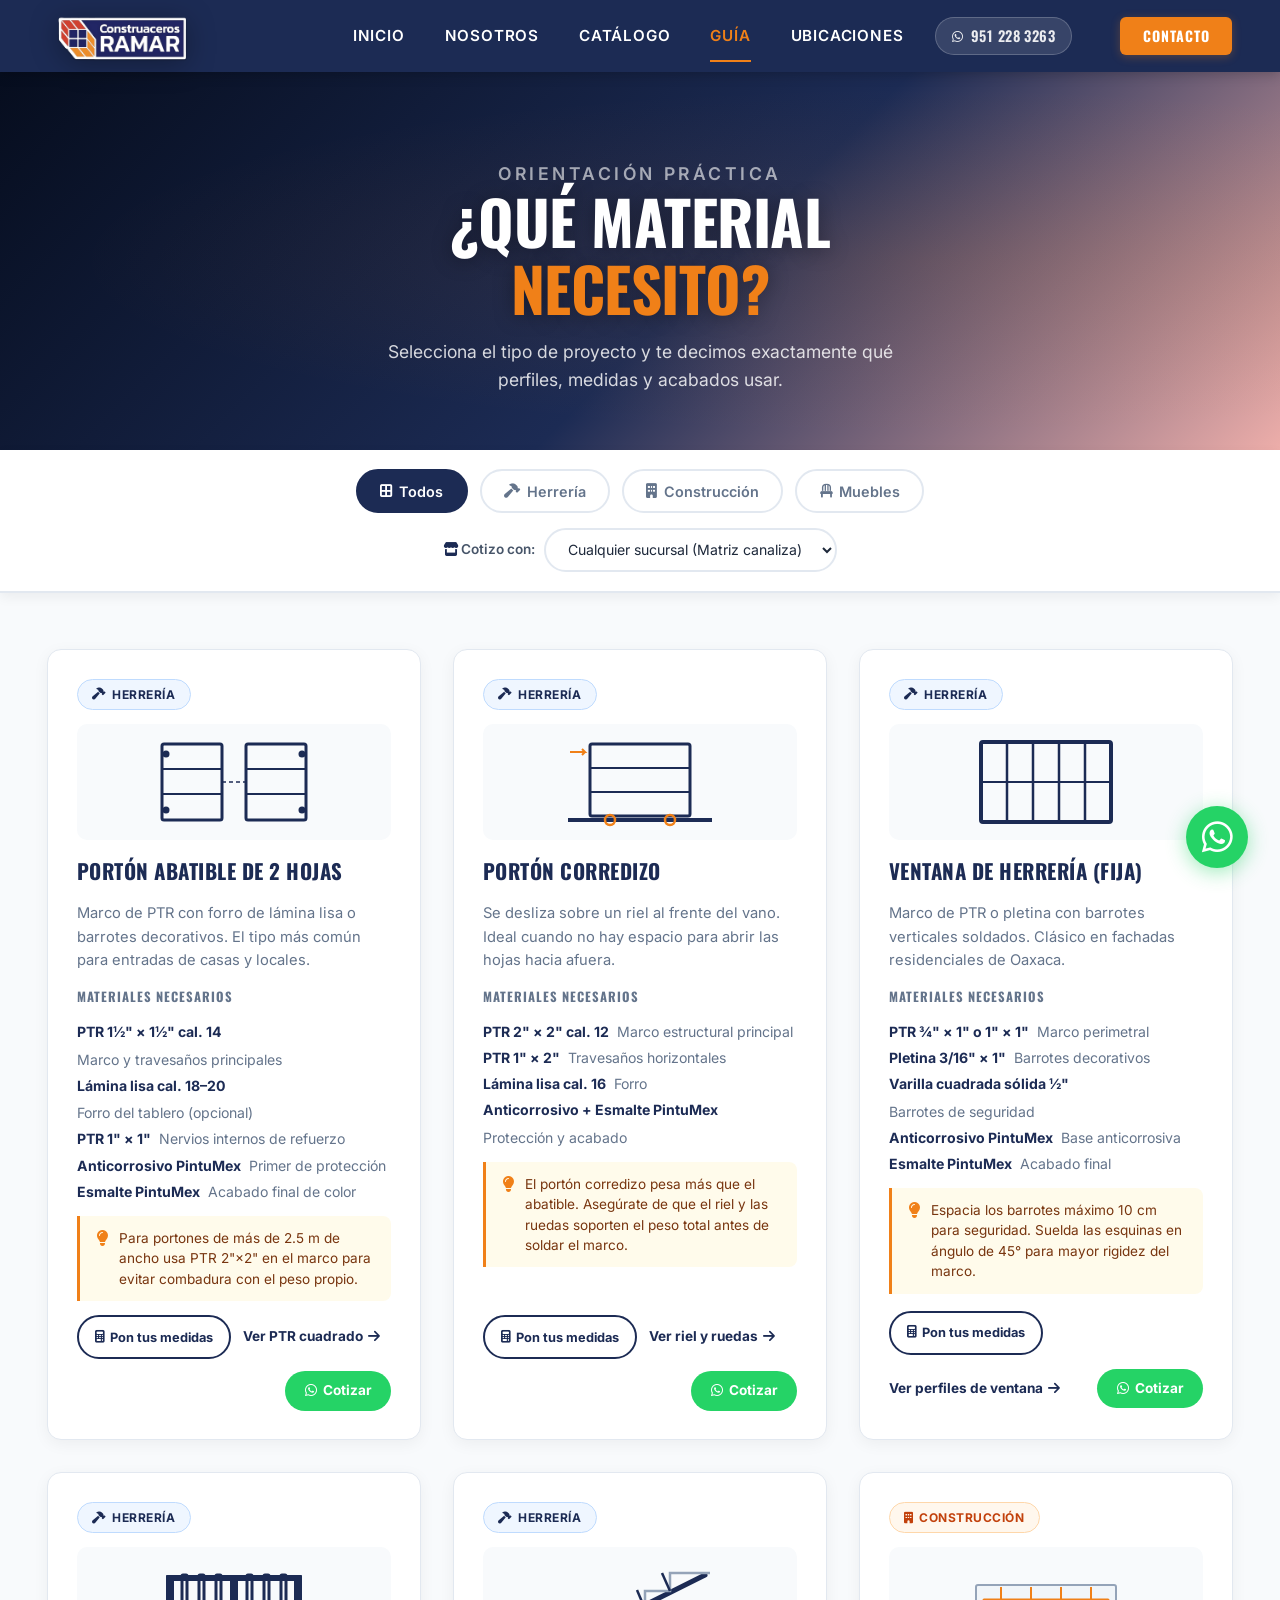
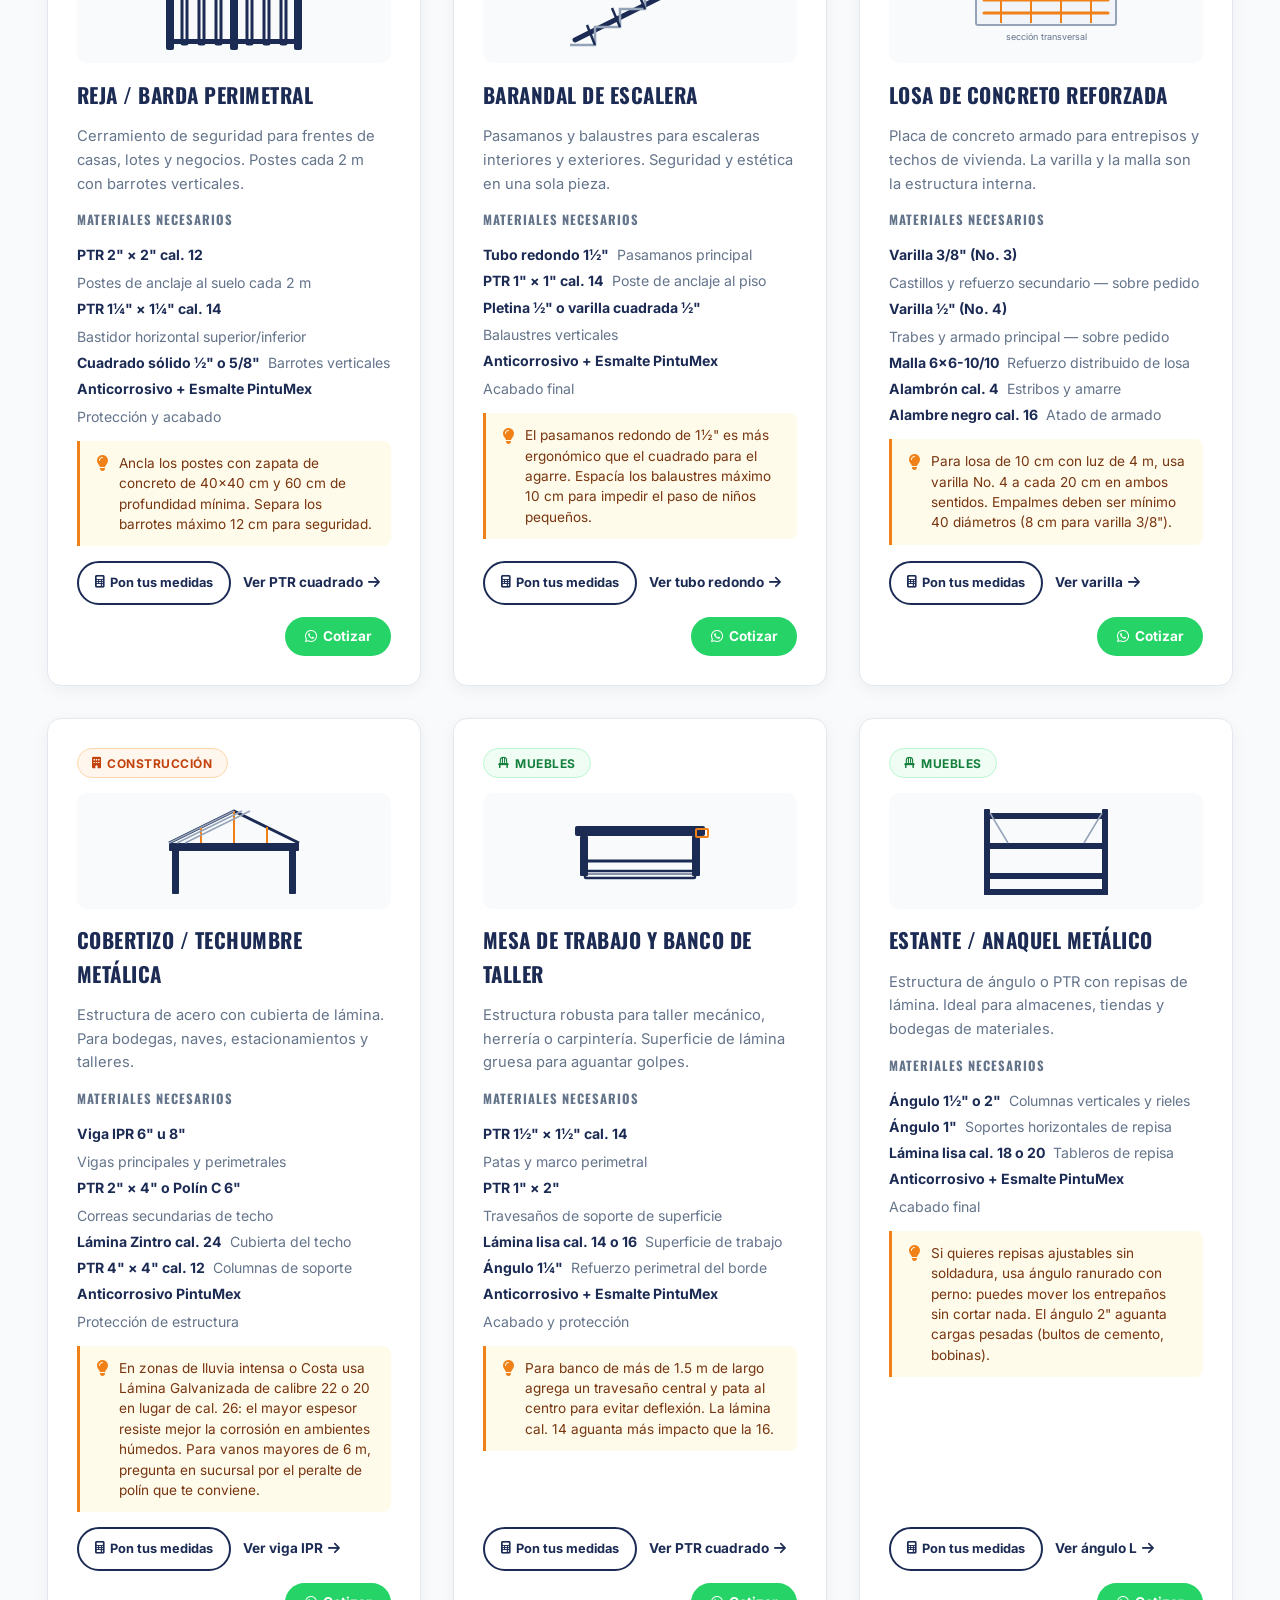
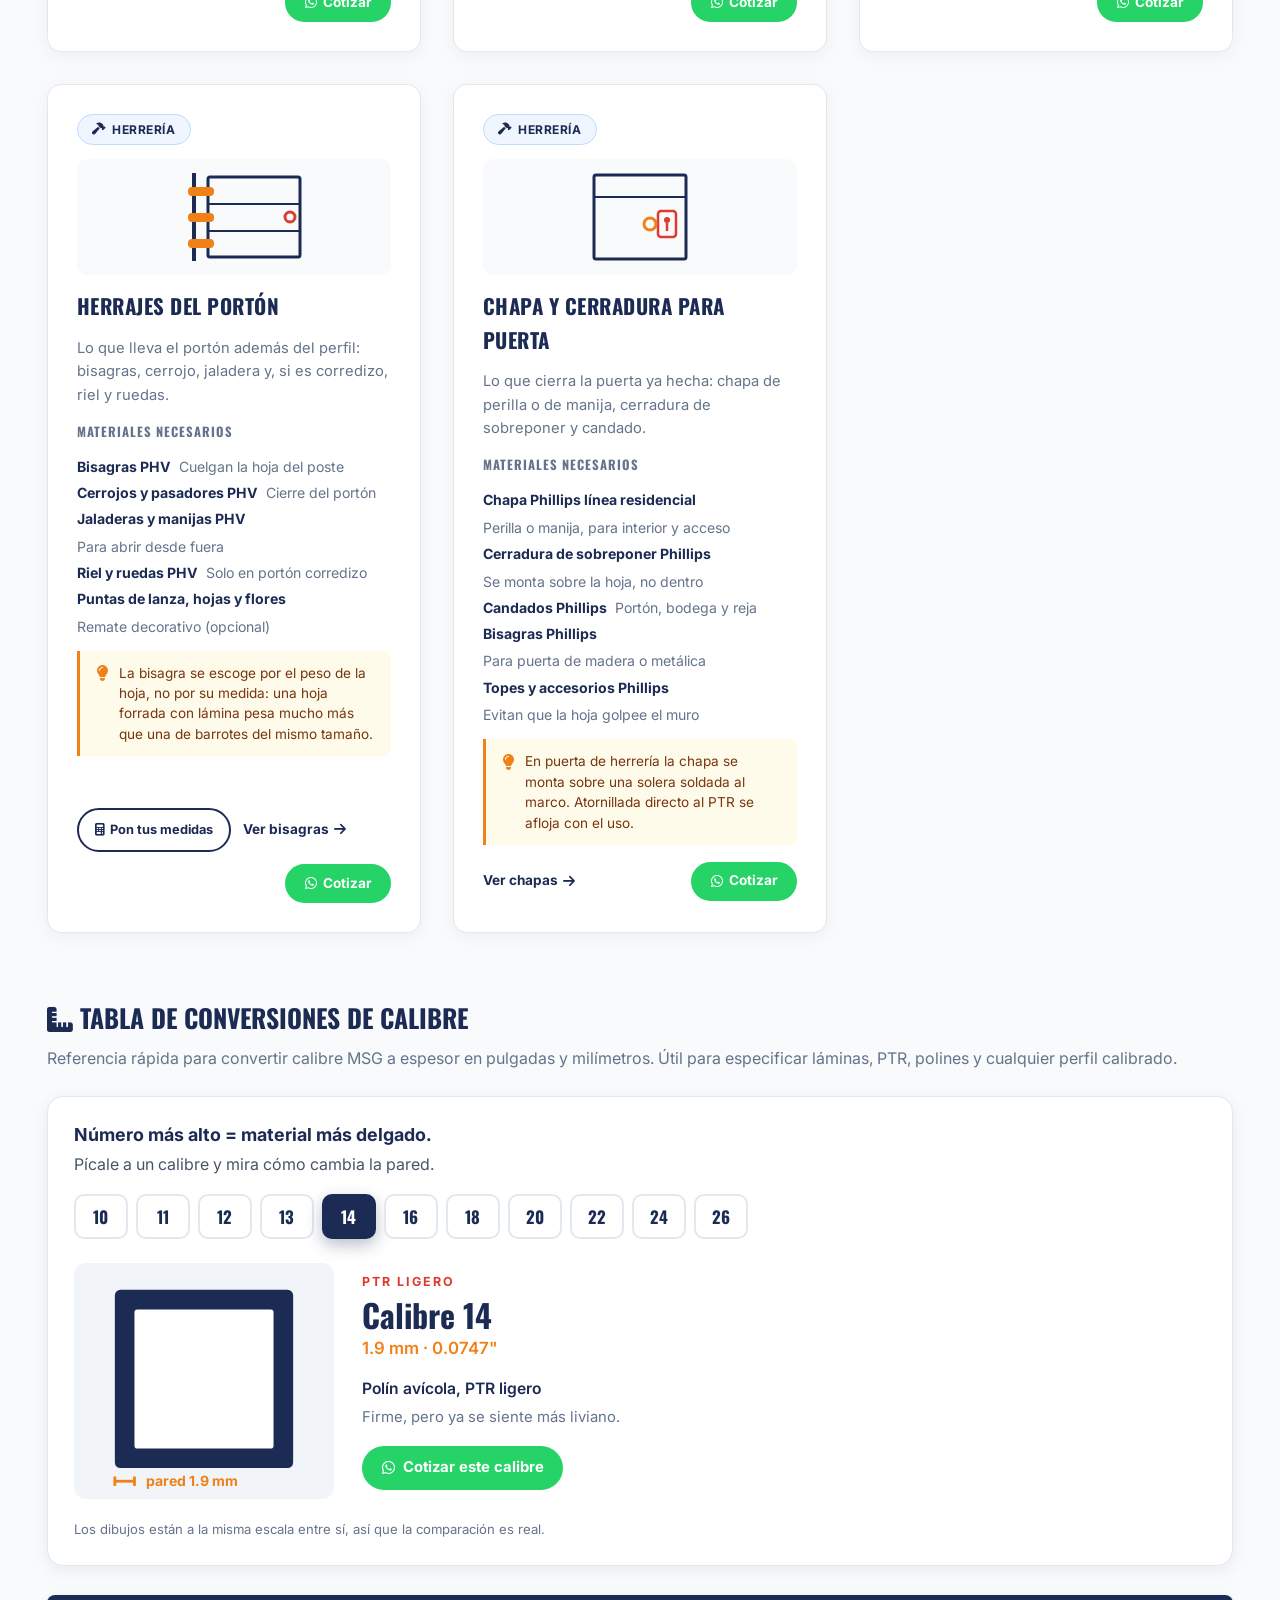
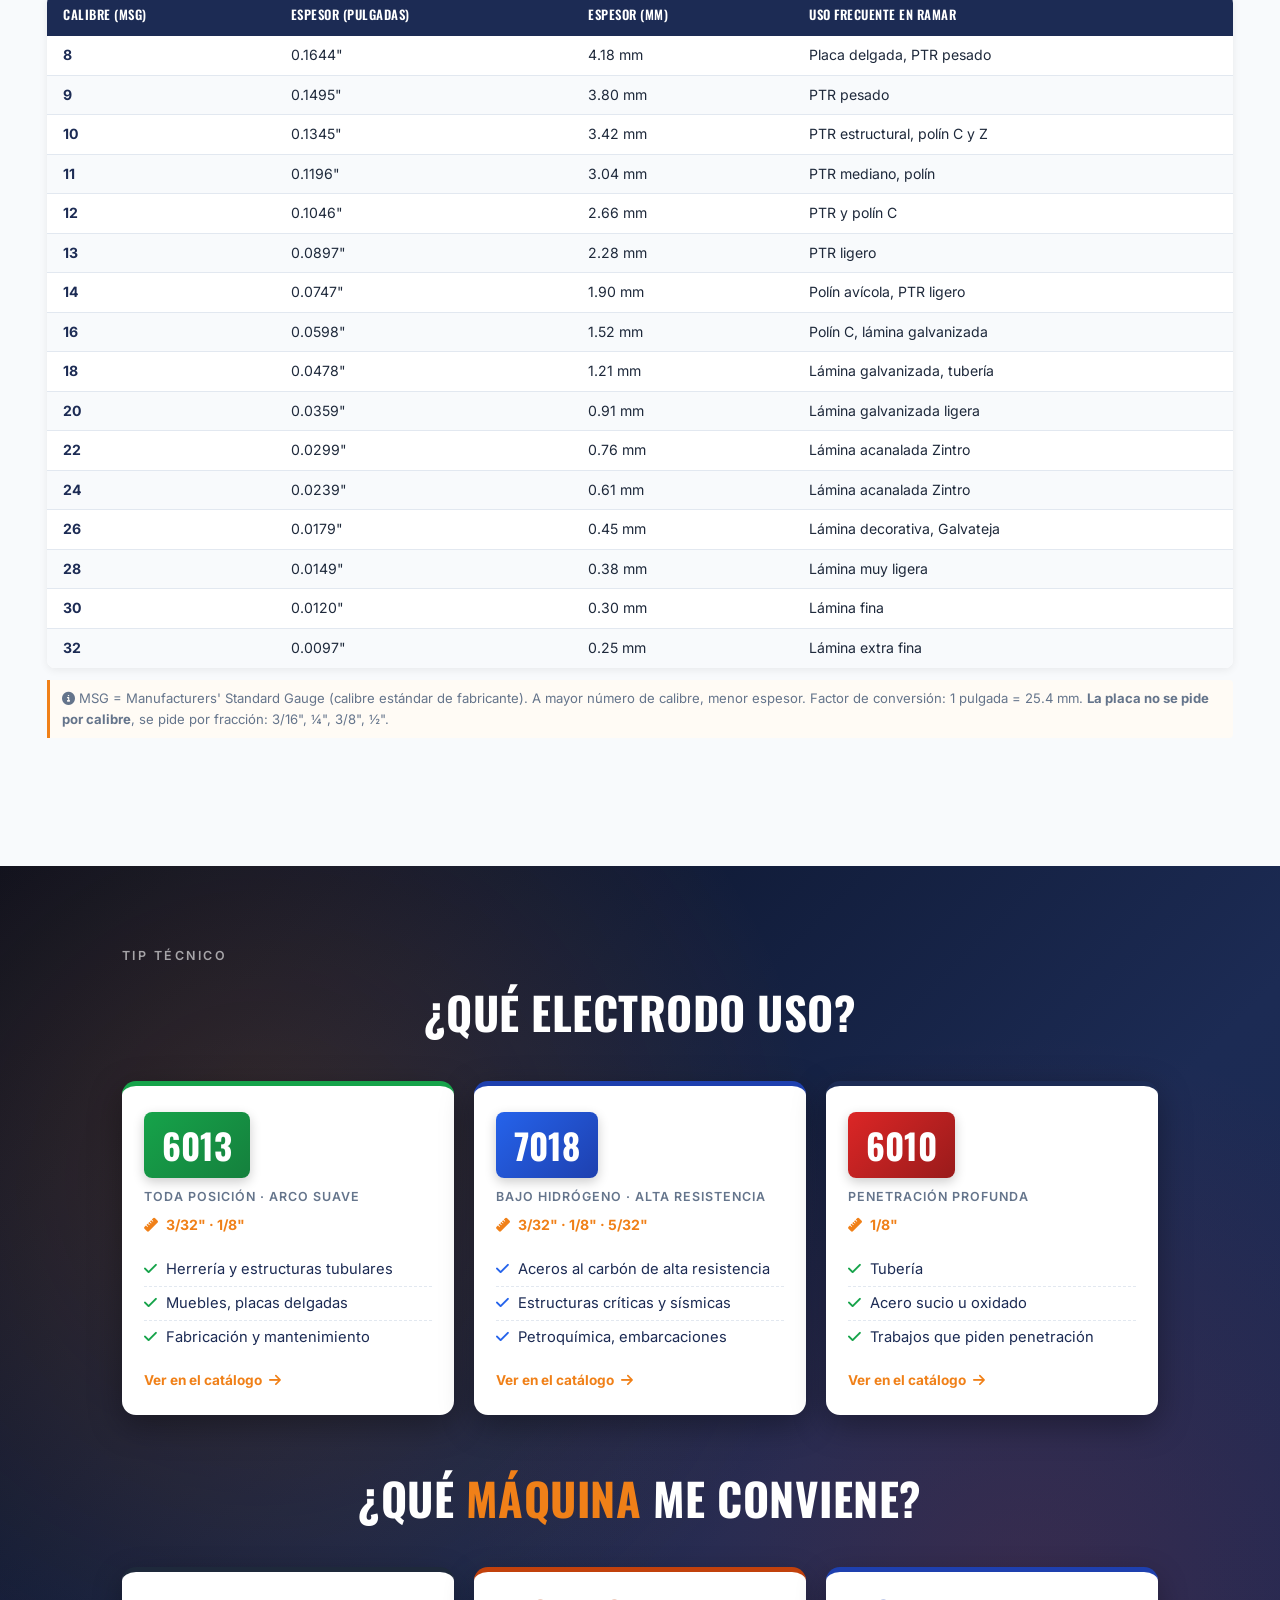
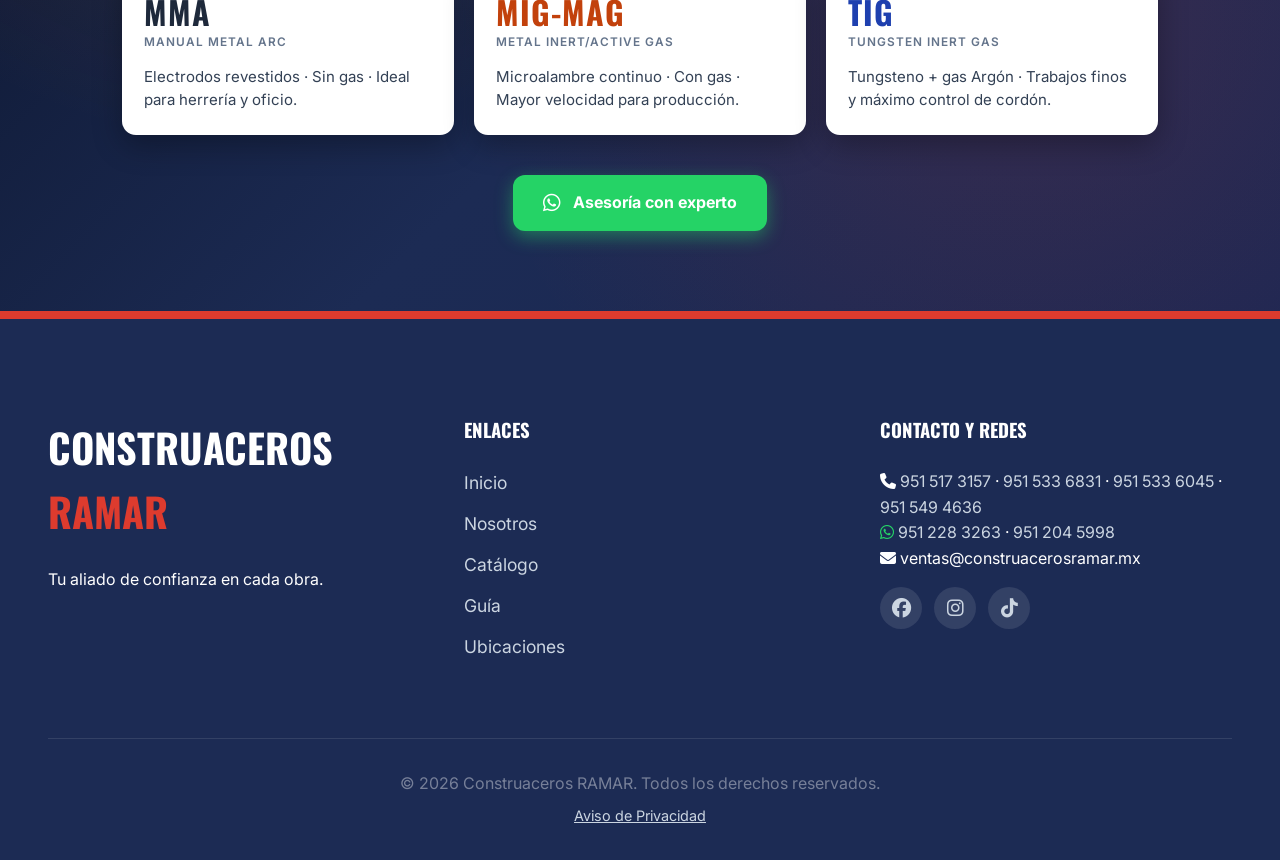
<file: guia.html>
﻿<!DOCTYPE html>
<html lang="es">
<head>
    <meta charset="UTF-8">
    <meta name="viewport" content="width=device-width, initial-scale=1.0">
    <title>Guía de Proyectos - Construaceros RAMAR | ¿Qué material necesito?</title>
    <meta name="description" content="Guía práctica de materiales por tipo de proyecto: portones, ventanas, rejas, mamparas, naves industriales y más. Aprende qué perfiles y medidas necesitas para tu obra en Oaxaca.">
    <meta property="og:title" content="Guía de Proyectos - Construaceros RAMAR">
    <meta property="og:description" content="¿Qué material necesito para mi proyecto? Portones, ventanas, rejas, techumbres y más. Tu orientación de acero en Oaxaca.">
    <meta property="og:image" content="https://construacerosramar.mx/assets/images/logo-horizontal.png">
    <meta property="og:url" content="https://construacerosramar.mx/guia.html">
    <link rel="canonical" href="https://construacerosramar.mx/guia.html">
    <meta name="twitter:card" content="summary_large_image">
    <meta name="twitter:title" content="Guía de Proyectos - Construaceros RAMAR">
    <meta name="twitter:description" content="¿Qué material necesito para mi proyecto? Portones, ventanas, rejas, techumbres y más. Tu orientación de acero en Oaxaca.">
    <meta name="twitter:image" content="https://construacerosramar.mx/assets/images/logo-horizontal.png">
    <meta property="og:type" content="website">
    <link rel="icon" type="image/png" sizes="32x32" href="favicon-32x32.png">
    <link rel="icon" type="image/png" sizes="16x16" href="favicon-16x16.png">
    <link rel="apple-touch-icon" sizes="180x180" href="apple-touch-icon.png">
    <link rel="manifest" href="site.webmanifest">
    <meta name="theme-color" content="#1C2B54">
    <link rel="preconnect" href="https://fonts.googleapis.com">
    <link rel="preconnect" href="https://fonts.gstatic.com" crossorigin>
    <link href="https://fonts.googleapis.com/css2?family=Oswald:wght@400;600;700&family=Inter:wght@300;400;600&display=swap" rel="stylesheet">
    <link rel="stylesheet" href="https://cdnjs.cloudflare.com/ajax/libs/font-awesome/6.4.0/css/all.min.css">
    <link rel="stylesheet" href="styles.css">
</head>
<body>
    <a href="#main" class="skip-link">Saltar al contenido principal</a>
    <header class="navbar">
        <div class="logo">
            <a href="index.html">
                <img src="assets/images/logo-horizontal.png" alt="Construaceros RAMAR Logo">
            </a>
        </div>
        <nav>
            <ul class="nav-links" id="nav-principal">
                <li><a href="index.html">Inicio</a></li>
                <li><a href="nosotros.html">Nosotros</a></li>
                <li><a href="catalogo.html">Catálogo</a></li>
                <li><a href="guia.html" style="color: var(--color-red);">Guía</a></li>
                <li><a href="ubicaciones.html">Ubicaciones</a></li>
            </ul>
        </nav>
        <a href="https://wa.me/5219512283263" target="_blank" rel="noopener" class="navbar-phone" aria-label="Cotiza por WhatsApp al 951 228 3263"><i class="fa-brands fa-whatsapp"></i> 951 228 3263</a>
        <a href="contacto.html" class="btn-primary contact-btn">Contacto</a>
        <button class="hamburger" aria-label="Abrir menú" aria-expanded="false" aria-controls="nav-principal">
            <div class="line"></div>
            <div class="line"></div>
            <div class="line"></div>
        </button>
    </header>

    <!-- Hero -->
    <section class="page-hero-grad">
        <div class="page-hero-content">
            <p class="section-eyebrow light">Orientación práctica</p>
            <h1>¿QUÉ MATERIAL<br><span class="text-yellow">NECESITO?</span></h1>
            <p>Selecciona el tipo de proyecto y te decimos exactamente qué perfiles, medidas y acabados usar.</p>
        </div>
    </section>

    <!-- Filtros -->
    <div class="guide-filters-bar">
        <div class="container">
            <div class="guide-filters">
                <button class="filter-btn active" data-filter="all"><i class="fa-solid fa-border-all"></i> Todos</button>
                <button class="filter-btn" data-filter="herreria"><i class="fa-solid fa-hammer"></i> Herrería</button>
                <button class="filter-btn" data-filter="construccion"><i class="fa-solid fa-building"></i> Construcción</button>
                <button class="filter-btn" data-filter="muebles"><i class="fa-solid fa-chair"></i> Muebles</button>
            </div>
            <!-- Antes los 14 botones de esta página iban al número de Matriz y
                 ahí tenían que reenviar. Aquí el visitante elige una vez y
                 todos los enlaces de la página se reapuntan solos. -->
            <div class="guide-sucursal">
                <label for="guia-sucursal-sel"><i class="fa-solid fa-store" aria-hidden="true"></i> Cotizo con:</label>
                <select id="guia-sucursal-sel" class="sel-sucursal" onchange="cambiarSucursal(this)"></select>
            </div>
        </div>
    </div>

    <main class="main-content" style="padding-top: 0 !important;">
        <div class="container" style="padding: 3rem 2rem 5rem;">
            <div class="projects-grid">

                <!-- ========== HERRERÍA ========== -->

                <!-- Portón Abatible -->
                <div class="project-card fade-in" data-category="herreria" data-calc="porton-abatible">
                    <div class="proj-tag-bar">
                        <span class="proj-tag tag-herreria"><i class="fa-solid fa-hammer"></i> Herrería</span>
                    </div>
                    <div class="proj-svg-wrap">
                        <svg viewBox="0 0 160 100" width="160" height="100">
                            <!-- Hoja izquierda -->
                            <rect x="8" y="12" width="60" height="76" fill="none" stroke="var(--color-blue)" stroke-width="3" rx="2"/>
                            <line x1="8" y1="37" x2="68" y2="37" stroke="var(--color-blue)" stroke-width="2"/>
                            <line x1="8" y1="62" x2="68" y2="62" stroke="var(--color-blue)" stroke-width="2"/>
                            <circle cx="12" cy="22" r="3.5" fill="var(--color-blue)"/>
                            <circle cx="12" cy="78" r="3.5" fill="var(--color-blue)"/>
                            <!-- Hoja derecha -->
                            <rect x="92" y="12" width="60" height="76" fill="none" stroke="var(--color-blue)" stroke-width="3" rx="2"/>
                            <line x1="92" y1="37" x2="152" y2="37" stroke="var(--color-blue)" stroke-width="2"/>
                            <line x1="92" y1="62" x2="152" y2="62" stroke="var(--color-blue)" stroke-width="2"/>
                            <circle cx="148" cy="22" r="3.5" fill="var(--color-blue)"/>
                            <circle cx="148" cy="78" r="3.5" fill="var(--color-blue)"/>
                            <!-- Apertura central -->
                            <line x1="68" y1="50" x2="92" y2="50" stroke="var(--color-blue)" stroke-width="1.5" stroke-dasharray="4,3"/>
                        </svg>
                    </div>
                    <h3>Portón Abatible de 2 Hojas</h3>
                    <p class="proj-desc">Marco de PTR con forro de lámina lisa o barrotes decorativos. El tipo más común para entradas de casas y locales.</p>
                    <h4>Materiales necesarios</h4>
                    <ul class="mat-list">
                        <li><span class="mat-name">PTR 1½" × 1½" cal. 14</span><span class="mat-use">Marco y travesaños principales</span></li>
                        <li><span class="mat-name">Lámina lisa cal. 18–20</span><span class="mat-use">Forro del tablero (opcional)</span></li>
                        <li><span class="mat-name">PTR 1" × 1"</span><span class="mat-use">Nervios internos de refuerzo</span></li>
                        <li><span class="mat-name">Anticorrosivo PintuMex</span><span class="mat-use">Primer de protección</span></li>
                        <li><span class="mat-name">Esmalte PintuMex</span><span class="mat-use">Acabado final de color</span></li>
                    </ul>
                    <div class="proj-tip">
                        <i class="fa-solid fa-lightbulb"></i>
                        <p>Para portones de más de 2.5 m de ancho usa PTR 2"×2" en el marco para evitar combadura con el peso propio.</p>
                    </div>
                    <div class="proj-actions">
                        <a href="catalogo.html#p-ptr-c" class="proj-link">Ver PTR cuadrado <i class="fa-solid fa-arrow-right"></i></a>
                        <a href="https://wa.me/5219512283263?text=Hola%2C%20quiero%20cotizar%20materiales%20para%20un%20port%C3%B3n%20abatible" data-wa-base="https://wa.me/WANUM?text=Hola%2C%20quiero%20cotizar%20materiales%20para%20un%20port%C3%B3n%20abatible" target="_blank" class="btn-proj-quote"><i class="fa-brands fa-whatsapp"></i> Cotizar</a>
                    </div>
                </div>

                <!-- Portón Corredizo -->
                <div class="project-card fade-in" data-category="herreria" data-calc="porton-corredizo">
                    <div class="proj-tag-bar">
                        <span class="proj-tag tag-herreria"><i class="fa-solid fa-hammer"></i> Herrería</span>
                    </div>
                    <div class="proj-svg-wrap">
                        <svg viewBox="0 0 160 100" width="160" height="100">
                            <!-- Portón -->
                            <rect x="30" y="12" width="100" height="72" fill="none" stroke="var(--color-blue)" stroke-width="3" rx="2"/>
                            <line x1="30" y1="36" x2="130" y2="36" stroke="var(--color-blue)" stroke-width="2"/>
                            <line x1="30" y1="60" x2="130" y2="60" stroke="var(--color-blue)" stroke-width="2"/>
                            <!-- Riel inferior -->
                            <line x1="8" y1="88" x2="152" y2="88" stroke="var(--color-blue)" stroke-width="4"/>
                            <!-- Ruedas -->
                            <circle cx="50" cy="88" r="5" fill="none" stroke="var(--color-yellow)" stroke-width="2.5"/>
                            <circle cx="110" cy="88" r="5" fill="none" stroke="var(--color-yellow)" stroke-width="2.5"/>
                            <!-- Flecha dirección -->
                            <path d="M 10 20 L 25 20 L 22 17 M 25 20 L 22 23" fill="none" stroke="var(--color-yellow)" stroke-width="2"/>
                        </svg>
                    </div>
                    <h3>Portón Corredizo</h3>
                    <p class="proj-desc">Se desliza sobre un riel al frente del vano. Ideal cuando no hay espacio para abrir las hojas hacia afuera.</p>
                    <h4>Materiales necesarios</h4>
                    <ul class="mat-list">
                        <li><span class="mat-name">PTR 2" × 2" cal. 12</span><span class="mat-use">Marco estructural principal</span></li>
                        <li><span class="mat-name">PTR 1" × 2"</span><span class="mat-use">Travesaños horizontales</span></li>
                        <li><span class="mat-name">Lámina lisa cal. 16</span><span class="mat-use">Forro</span></li>
                        <li><span class="mat-name">Anticorrosivo + Esmalte PintuMex</span><span class="mat-use">Protección y acabado</span></li>
                    </ul>
                    <div class="proj-tip">
                        <i class="fa-solid fa-lightbulb"></i>
                        <p>El portón corredizo pesa más que el abatible. Asegúrate de que el riel y las ruedas soporten el peso total antes de soldar el marco.</p>
                    </div>
                    <div class="proj-actions">
                        <a href="catalogo.html#p-rieles-portones-phv" class="proj-link">Ver riel y ruedas <i class="fa-solid fa-arrow-right"></i></a>
                        <a href="https://wa.me/5219512283263?text=Hola%2C%20quiero%20cotizar%20materiales%20para%20un%20port%C3%B3n%20corredizo" data-wa-base="https://wa.me/WANUM?text=Hola%2C%20quiero%20cotizar%20materiales%20para%20un%20port%C3%B3n%20corredizo" target="_blank" class="btn-proj-quote"><i class="fa-brands fa-whatsapp"></i> Cotizar</a>
                    </div>
                </div>

                <!-- Ventana de Herrería -->
                <div class="project-card fade-in" data-category="herreria" data-calc="ventana-herreria">
                    <div class="proj-tag-bar">
                        <span class="proj-tag tag-herreria"><i class="fa-solid fa-hammer"></i> Herrería</span>
                    </div>
                    <div class="proj-svg-wrap">
                        <svg viewBox="0 0 160 100" width="160" height="100">
                            <!-- Marco -->
                            <rect x="15" y="10" width="130" height="80" fill="none" stroke="var(--color-blue)" stroke-width="4" rx="2"/>
                            <!-- Barrotes verticales -->
                            <line x1="41" y1="10" x2="41" y2="90" stroke="var(--color-blue)" stroke-width="2.5"/>
                            <line x1="67" y1="10" x2="67" y2="90" stroke="var(--color-blue)" stroke-width="2.5"/>
                            <line x1="93" y1="10" x2="93" y2="90" stroke="var(--color-blue)" stroke-width="2.5"/>
                            <line x1="119" y1="10" x2="119" y2="90" stroke="var(--color-blue)" stroke-width="2.5"/>
                            <!-- Travesaño horizontal -->
                            <line x1="15" y1="50" x2="145" y2="50" stroke="var(--color-blue)" stroke-width="2"/>
                        </svg>
                    </div>
                    <h3>Ventana de Herrería (Fija)</h3>
                    <p class="proj-desc">Marco de PTR o pletina con barrotes verticales soldados. Clásico en fachadas residenciales de Oaxaca.</p>
                    <h4>Materiales necesarios</h4>
                    <ul class="mat-list">
                        <li><span class="mat-name">PTR ¾" × 1" o 1" × 1"</span><span class="mat-use">Marco perimetral</span></li>
                        <li><span class="mat-name">Pletina 3/16" × 1"</span><span class="mat-use">Barrotes decorativos</span></li>
                        <li><span class="mat-name">Varilla cuadrada sólida ½"</span><span class="mat-use">Barrotes de seguridad</span></li>
                        <li><span class="mat-name">Anticorrosivo PintuMex</span><span class="mat-use">Base anticorrosiva</span></li>
                        <li><span class="mat-name">Esmalte PintuMex</span><span class="mat-use">Acabado final</span></li>
                    </ul>
                    <div class="proj-tip">
                        <i class="fa-solid fa-lightbulb"></i>
                        <p>Espacia los barrotes máximo 10 cm para seguridad. Suelda las esquinas en ángulo de 45° para mayor rigidez del marco.</p>
                    </div>
                    <div class="proj-actions">
                        <a href="catalogo.html#p-perfiles-ventana" class="proj-link">Ver perfiles de ventana <i class="fa-solid fa-arrow-right"></i></a>
                        <a href="https://wa.me/5219512283263?text=Hola%2C%20quiero%20cotizar%20materiales%20para%20ventana%20de%20herrer%C3%ADa" data-wa-base="https://wa.me/WANUM?text=Hola%2C%20quiero%20cotizar%20materiales%20para%20ventana%20de%20herrer%C3%ADa" target="_blank" class="btn-proj-quote"><i class="fa-brands fa-whatsapp"></i> Cotizar</a>
                    </div>
                </div>

                <!-- Reja / Barda Perimetral -->
                <div class="project-card fade-in" data-category="herreria" data-calc="reja">
                    <div class="proj-tag-bar">
                        <span class="proj-tag tag-herreria"><i class="fa-solid fa-hammer"></i> Herrería</span>
                    </div>
                    <div class="proj-svg-wrap">
                        <svg viewBox="0 0 160 100" width="160" height="100">
                            <!-- Postes -->
                            <rect x="12" y="20" width="8" height="75" fill="var(--color-blue)" rx="2"/>
                            <rect x="76" y="20" width="8" height="75" fill="var(--color-blue)" rx="2"/>
                            <rect x="140" y="20" width="8" height="75" fill="var(--color-blue)" rx="2"/>
                            <!-- Riel superior -->
                            <rect x="12" y="20" width="136" height="6" fill="var(--color-blue)" rx="1"/>
                            <!-- Riel inferior -->
                            <rect x="12" y="84" width="136" height="5" fill="var(--color-blue)" rx="1"/>
                            <!-- Barrotes -->
                            <rect x="28" y="20" width="5" height="69" fill="none" stroke="var(--color-blue)" stroke-width="3" rx="1"/>
                            <rect x="45" y="20" width="5" height="69" fill="none" stroke="var(--color-blue)" stroke-width="3" rx="1"/>
                            <rect x="62" y="20" width="5" height="69" fill="none" stroke="var(--color-blue)" stroke-width="3" rx="1"/>
                            <rect x="93" y="20" width="5" height="69" fill="none" stroke="var(--color-blue)" stroke-width="3" rx="1"/>
                            <rect x="110" y="20" width="5" height="69" fill="none" stroke="var(--color-blue)" stroke-width="3" rx="1"/>
                            <rect x="127" y="20" width="5" height="69" fill="none" stroke="var(--color-blue)" stroke-width="3" rx="1"/>
                        </svg>
                    </div>
                    <h3>Reja / Barda Perimetral</h3>
                    <p class="proj-desc">Cerramiento de seguridad para frentes de casas, lotes y negocios. Postes cada 2 m con barrotes verticales.</p>
                    <h4>Materiales necesarios</h4>
                    <ul class="mat-list">
                        <li><span class="mat-name">PTR 2" × 2" cal. 12</span><span class="mat-use">Postes de anclaje al suelo cada 2 m</span></li>
                        <li><span class="mat-name">PTR 1¼" × 1¼" cal. 14</span><span class="mat-use">Bastidor horizontal superior/inferior</span></li>
                        <li><span class="mat-name">Cuadrado sólido ½" o 5/8"</span><span class="mat-use">Barrotes verticales</span></li>
                        <li><span class="mat-name">Anticorrosivo + Esmalte PintuMex</span><span class="mat-use">Protección y acabado</span></li>
                    </ul>
                    <div class="proj-tip">
                        <i class="fa-solid fa-lightbulb"></i>
                        <p>Ancla los postes con zapata de concreto de 40×40 cm y 60 cm de profundidad mínima. Separa los barrotes máximo 12 cm para seguridad.</p>
                    </div>
                    <div class="proj-actions">
                        <a href="catalogo.html#p-ptr-c" class="proj-link">Ver PTR cuadrado <i class="fa-solid fa-arrow-right"></i></a>
                        <a href="https://wa.me/5219512283263?text=Hola%2C%20quiero%20cotizar%20materiales%20para%20una%20reja%20perimetral" data-wa-base="https://wa.me/WANUM?text=Hola%2C%20quiero%20cotizar%20materiales%20para%20una%20reja%20perimetral" target="_blank" class="btn-proj-quote"><i class="fa-brands fa-whatsapp"></i> Cotizar</a>
                    </div>
                </div>

                <!-- Barandal de Escalera -->
                <div class="project-card fade-in" data-category="herreria" data-calc="barandal">
                    <div class="proj-tag-bar">
                        <span class="proj-tag tag-herreria"><i class="fa-solid fa-hammer"></i> Herrería</span>
                    </div>
                    <div class="proj-svg-wrap">
                        <svg viewBox="0 0 160 100" width="160" height="100">
                            <!-- Pasamanos inclinado -->
                            <line x1="15" y1="85" x2="145" y2="20" stroke="var(--color-blue)" stroke-width="5" stroke-linecap="round"/>
                            <!-- Escalones -->
                            <path d="M 10 90 L 35 90 L 35 72 L 60 72 L 60 54 L 85 54 L 85 36 L 110 36 L 110 18 L 150 18" fill="none" stroke="#94a3b8" stroke-width="2.5"/>
                            <!-- Balaustres verticales -->
                            <line x1="35" y1="90" x2="27" y2="70" stroke="var(--color-blue)" stroke-width="2.5"/>
                            <line x1="60" y1="72" x2="52" y2="53" stroke="var(--color-blue)" stroke-width="2.5"/>
                            <line x1="85" y1="54" x2="77" y2="35" stroke="var(--color-blue)" stroke-width="2.5"/>
                            <line x1="110" y1="36" x2="102" y2="18" stroke="var(--color-blue)" stroke-width="2.5"/>
                        </svg>
                    </div>
                    <h3>Barandal de Escalera</h3>
                    <p class="proj-desc">Pasamanos y balaustres para escaleras interiores y exteriores. Seguridad y estética en una sola pieza.</p>
                    <h4>Materiales necesarios</h4>
                    <ul class="mat-list">
                        <li><span class="mat-name">Tubo redondo 1½"</span><span class="mat-use">Pasamanos principal</span></li>
                        <li><span class="mat-name">PTR 1" × 1" cal. 14</span><span class="mat-use">Poste de anclaje al piso</span></li>
                        <li><span class="mat-name">Pletina ½" o varilla cuadrada ½"</span><span class="mat-use">Balaustres verticales</span></li>
                        <li><span class="mat-name">Anticorrosivo + Esmalte PintuMex</span><span class="mat-use">Acabado final</span></li>
                    </ul>
                    <div class="proj-tip">
                        <i class="fa-solid fa-lightbulb"></i>
                        <p>El pasamanos redondo de 1½" es más ergonómico que el cuadrado para el agarre. Espacía los balaustres máximo 10 cm para impedir el paso de niños pequeños.</p>
                    </div>
                    <div class="proj-actions">
                        <a href="catalogo.html#p-tubos-negros" class="proj-link">Ver tubo redondo <i class="fa-solid fa-arrow-right"></i></a>
                        <a href="https://wa.me/5219512283263?text=Hola%2C%20quiero%20cotizar%20materiales%20para%20un%20barandal%20de%20escalera" data-wa-base="https://wa.me/WANUM?text=Hola%2C%20quiero%20cotizar%20materiales%20para%20un%20barandal%20de%20escalera" target="_blank" class="btn-proj-quote"><i class="fa-brands fa-whatsapp"></i> Cotizar</a>
                    </div>
                </div>

                <!-- ========== CONSTRUCCIÓN ========== -->

                <!-- Losa de Concreto -->
                <div class="project-card fade-in" data-category="construccion" data-calc="losa">
                    <div class="proj-tag-bar">
                        <span class="proj-tag tag-construccion"><i class="fa-solid fa-building"></i> Construcción</span>
                    </div>
                    <div class="proj-svg-wrap">
                        <svg viewBox="0 0 160 100" width="160" height="100">
                            <!-- Losa (sección transversal) -->
                            <rect x="10" y="30" width="140" height="40" fill="#f1f5f9" stroke="#94a3b8" stroke-width="2" rx="2"/>
                            <!-- Varillas longitudinales -->
                            <line x1="18" y1="45" x2="142" y2="45" stroke="var(--color-yellow)" stroke-width="3" stroke-linecap="round"/>
                            <line x1="18" y1="58" x2="142" y2="58" stroke="var(--color-yellow)" stroke-width="3" stroke-linecap="round"/>
                            <!-- Varillas transversales (estribos) -->
                            <line x1="35" y1="32" x2="35" y2="68" stroke="var(--color-yellow)" stroke-width="2"/>
                            <line x1="65" y1="32" x2="65" y2="68" stroke="var(--color-yellow)" stroke-width="2"/>
                            <line x1="95" y1="32" x2="95" y2="68" stroke="var(--color-yellow)" stroke-width="2"/>
                            <line x1="125" y1="32" x2="125" y2="68" stroke="var(--color-yellow)" stroke-width="2"/>
                            <!-- Etiqueta concreto -->
                            <text x="80" y="85" text-anchor="middle" font-size="9" fill="#64748b" font-family="Inter, sans-serif">sección transversal</text>
                        </svg>
                    </div>
                    <h3>Losa de Concreto Reforzada</h3>
                    <p class="proj-desc">Placa de concreto armado para entrepisos y techos de vivienda. La varilla y la malla son la estructura interna.</p>
                    <h4>Materiales necesarios</h4>
                    <ul class="mat-list">
                        <li><span class="mat-name">Varilla 3/8" (No. 3)</span><span class="mat-use">Castillos y refuerzo secundario — sobre pedido</span></li>
                        <li><span class="mat-name">Varilla ½" (No. 4)</span><span class="mat-use">Trabes y armado principal — sobre pedido</span></li>
                        <li><span class="mat-name">Malla 6×6-10/10</span><span class="mat-use">Refuerzo distribuido de losa</span></li>
                        <li><span class="mat-name">Alambrón cal. 4</span><span class="mat-use">Estribos y amarre</span></li>
                        <li><span class="mat-name">Alambre negro cal. 16</span><span class="mat-use">Atado de armado</span></li>
                    </ul>
                    <div class="proj-tip">
                        <i class="fa-solid fa-lightbulb"></i>
                        <p>Para losa de 10 cm con luz de 4 m, usa varilla No. 4 a cada 20 cm en ambos sentidos. Empalmes deben ser mínimo 40 diámetros (8 cm para varilla 3/8").</p>
                    </div>
                    <div class="proj-actions">
                        <a href="catalogo.html#p-varilla" class="proj-link">Ver varilla <i class="fa-solid fa-arrow-right"></i></a>
                        <a href="https://wa.me/5219512283263?text=Hola%2C%20quiero%20cotizar%20varilla%20y%20malla%20para%20losa" data-wa-base="https://wa.me/WANUM?text=Hola%2C%20quiero%20cotizar%20varilla%20y%20malla%20para%20losa" target="_blank" class="btn-proj-quote"><i class="fa-brands fa-whatsapp"></i> Cotizar</a>
                    </div>
                </div>

                <!-- Cobertizo / Techumbre -->
                <div class="project-card fade-in" data-category="construccion" data-calc="cobertizo">
                    <div class="proj-tag-bar">
                        <span class="proj-tag tag-construccion"><i class="fa-solid fa-building"></i> Construcción</span>
                    </div>
                    <div class="proj-svg-wrap">
                        <svg viewBox="0 0 160 100" width="160" height="100">
                            <!-- Columnas -->
                            <rect x="18" y="48" width="7" height="45" fill="var(--color-blue)" rx="1"/>
                            <rect x="135" y="48" width="7" height="45" fill="var(--color-blue)" rx="1"/>
                            <!-- Viga perimetral -->
                            <rect x="15" y="42" width="130" height="8" fill="var(--color-blue)" rx="1"/>
                            <!-- Armadura de techo (pendiente) -->
                            <path d="M 15 42 L 80 10 L 145 42" fill="none" stroke="var(--color-blue)" stroke-width="3" stroke-linejoin="round"/>
                            <!-- Correas secundarias (polines) -->
                            <line x1="47" y1="26" x2="47" y2="42" stroke="var(--color-yellow)" stroke-width="2"/>
                            <line x1="80" y1="10" x2="80" y2="42" stroke="var(--color-yellow)" stroke-width="2"/>
                            <line x1="113" y1="26" x2="113" y2="42" stroke="var(--color-yellow)" stroke-width="2"/>
                            <!-- Lámina (líneas diagonales) -->
                            <path d="M 15 42 L 80 10 M 23 42 L 88 10 M 31 42 L 96 10" fill="none" stroke="#94a3b8" stroke-width="1.5"/>
                        </svg>
                    </div>
                    <h3>Cobertizo / Techumbre Metálica</h3>
                    <p class="proj-desc">Estructura de acero con cubierta de lámina. Para bodegas, naves, estacionamientos y talleres.</p>
                    <h4>Materiales necesarios</h4>
                    <ul class="mat-list">
                        <li><span class="mat-name">Viga IPR 6" u 8"</span><span class="mat-use">Vigas principales y perimetrales</span></li>
                        <li><span class="mat-name">PTR 2" × 4" o Polín C 6"</span><span class="mat-use">Correas secundarias de techo</span></li>
                        <li><span class="mat-name">Lámina Zintro cal. 24</span><span class="mat-use">Cubierta del techo</span></li>
                        <li><span class="mat-name">PTR 4" × 4" cal. 12</span><span class="mat-use">Columnas de soporte</span></li>
                        <li><span class="mat-name">Anticorrosivo PintuMex</span><span class="mat-use">Protección de estructura</span></li>
                    </ul>
                    <div class="proj-tip">
                        <i class="fa-solid fa-lightbulb"></i>
                        <p>En zonas de lluvia intensa o Costa usa Lámina Galvanizada de calibre 22 o 20 en lugar de cal. 26: el mayor espesor resiste mejor la corrosión en ambientes húmedos. Para vanos mayores de 6 m, pregunta en sucursal por el peralte de polín que te conviene.</p>
                    </div>
                    <div class="proj-actions">
                        <a href="catalogo.html#p-viga-ipr" class="proj-link">Ver viga IPR <i class="fa-solid fa-arrow-right"></i></a>
                        <a href="https://wa.me/5219512283263?text=Hola%2C%20quiero%20cotizar%20materiales%20para%20techumbre%20met%C3%A1lica" data-wa-base="https://wa.me/WANUM?text=Hola%2C%20quiero%20cotizar%20materiales%20para%20techumbre%20met%C3%A1lica" target="_blank" class="btn-proj-quote"><i class="fa-brands fa-whatsapp"></i> Cotizar</a>
                    </div>
                </div>

                <!-- ========== MUEBLES ========== -->

                <!-- Mesa de Trabajo / Taller -->
                <div class="project-card fade-in" data-category="muebles" data-calc="mesa">
                    <div class="proj-tag-bar">
                        <span class="proj-tag tag-muebles"><i class="fa-solid fa-chair"></i> Muebles</span>
                    </div>
                    <div class="proj-svg-wrap">
                        <svg viewBox="0 0 160 100" width="160" height="100">
                            <!-- Superficie de la mesa -->
                            <rect x="15" y="25" width="130" height="10" fill="var(--color-blue)" rx="2"/>
                            <!-- Bastidor inferior -->
                            <rect x="25" y="70" width="110" height="7" fill="none" stroke="var(--color-blue)" stroke-width="2.5" rx="1"/>
                            <line x1="25" y1="73" x2="135" y2="73" stroke="var(--color-blue)" stroke-width="1"/>
                            <!-- Patas -->
                            <rect x="20" y="35" width="8" height="40" fill="var(--color-blue)" rx="1"/>
                            <rect x="132" y="35" width="8" height="40" fill="var(--color-blue)" rx="1"/>
                            <!-- Travesaño entre patas -->
                            <line x1="28" y1="60" x2="132" y2="60" stroke="var(--color-blue)" stroke-width="3"/>
                            <!-- Tornillo de banco (detalle) -->
                            <rect x="136" y="28" width="12" height="8" fill="none" stroke="var(--color-yellow)" stroke-width="2" rx="1"/>
                        </svg>
                    </div>
                    <h3>Mesa de Trabajo y Banco de Taller</h3>
                    <p class="proj-desc">Estructura robusta para taller mecánico, herrería o carpintería. Superficie de lámina gruesa para aguantar golpes.</p>
                    <h4>Materiales necesarios</h4>
                    <ul class="mat-list">
                        <li><span class="mat-name">PTR 1½" × 1½" cal. 14</span><span class="mat-use">Patas y marco perimetral</span></li>
                        <li><span class="mat-name">PTR 1" × 2"</span><span class="mat-use">Travesaños de soporte de superficie</span></li>
                        <li><span class="mat-name">Lámina lisa cal. 14 o 16</span><span class="mat-use">Superficie de trabajo</span></li>
                        <li><span class="mat-name">Ángulo 1¼"</span><span class="mat-use">Refuerzo perimetral del borde</span></li>
                        <li><span class="mat-name">Anticorrosivo + Esmalte PintuMex</span><span class="mat-use">Acabado y protección</span></li>
                    </ul>
                    <div class="proj-tip">
                        <i class="fa-solid fa-lightbulb"></i>
                        <p>Para banco de más de 1.5 m de largo agrega un travesaño central y pata al centro para evitar deflexión. La lámina cal. 14 aguanta más impacto que la 16.</p>
                    </div>
                    <div class="proj-actions">
                        <a href="catalogo.html#p-ptr-c" class="proj-link">Ver PTR cuadrado <i class="fa-solid fa-arrow-right"></i></a>
                        <a href="https://wa.me/5219512283263?text=Hola%2C%20quiero%20cotizar%20materiales%20para%20mesa%20de%20trabajo" data-wa-base="https://wa.me/WANUM?text=Hola%2C%20quiero%20cotizar%20materiales%20para%20mesa%20de%20trabajo" target="_blank" class="btn-proj-quote"><i class="fa-brands fa-whatsapp"></i> Cotizar</a>
                    </div>
                </div>

                <!-- Estante / Anaquel Metálico -->
                <div class="project-card fade-in" data-category="muebles" data-calc="estante">
                    <div class="proj-tag-bar">
                        <span class="proj-tag tag-muebles"><i class="fa-solid fa-chair"></i> Muebles</span>
                    </div>
                    <div class="proj-svg-wrap">
                        <svg viewBox="0 0 160 100" width="160" height="100">
                            <!-- Columnas verticales -->
                            <rect x="18" y="8" width="6" height="86" fill="var(--color-blue)" rx="1"/>
                            <rect x="136" y="8" width="6" height="86" fill="var(--color-blue)" rx="1"/>
                            <!-- Repisas -->
                            <rect x="18" y="12" width="124" height="6" fill="var(--color-blue)" rx="1"/>
                            <rect x="18" y="42" width="124" height="6" fill="var(--color-blue)" rx="1"/>
                            <rect x="18" y="72" width="124" height="6" fill="var(--color-blue)" rx="1"/>
                            <rect x="18" y="88" width="124" height="6" fill="var(--color-blue)" rx="1"/>
                            <!-- Soportes en diagonal (detalles) -->
                            <line x1="24" y1="12" x2="42" y2="42" stroke="#94a3b8" stroke-width="1.5"/>
                            <line x1="136" y1="12" x2="118" y2="42" stroke="#94a3b8" stroke-width="1.5"/>
                        </svg>
                    </div>
                    <h3>Estante / Anaquel Metálico</h3>
                    <p class="proj-desc">Estructura de ángulo o PTR con repisas de lámina. Ideal para almacenes, tiendas y bodegas de materiales.</p>
                    <h4>Materiales necesarios</h4>
                    <ul class="mat-list">
                        <li><span class="mat-name">Ángulo 1½" o 2"</span><span class="mat-use">Columnas verticales y rieles</span></li>
                        <li><span class="mat-name">Ángulo 1"</span><span class="mat-use">Soportes horizontales de repisa</span></li>
                        <li><span class="mat-name">Lámina lisa cal. 18 o 20</span><span class="mat-use">Tableros de repisa</span></li>
                        <li><span class="mat-name">Anticorrosivo + Esmalte PintuMex</span><span class="mat-use">Acabado final</span></li>
                    </ul>
                    <div class="proj-tip">
                        <i class="fa-solid fa-lightbulb"></i>
                        <p>Si quieres repisas ajustables sin soldadura, usa ángulo ranurado con perno: puedes mover los entrepaños sin cortar nada. El ángulo 2" aguanta cargas pesadas (bultos de cemento, bobinas).</p>
                    </div>
                    <div class="proj-actions">
                        <a href="catalogo.html#p-angulo-l" class="proj-link">Ver ángulo L <i class="fa-solid fa-arrow-right"></i></a>
                        <a href="https://wa.me/5219512283263?text=Hola%2C%20quiero%20cotizar%20materiales%20para%20anaquel%20met%C3%A1lico" data-wa-base="https://wa.me/WANUM?text=Hola%2C%20quiero%20cotizar%20materiales%20para%20anaquel%20met%C3%A1lico" target="_blank" class="btn-proj-quote"><i class="fa-brands fa-whatsapp"></i> Cotizar</a>
                    </div>
                </div>

                <!-- Herrajes del portón -->
                <div class="project-card fade-in" data-category="herreria" data-calc="herrajes-porton">
                    <div class="proj-tag-bar">
                        <span class="proj-tag tag-herreria"><i class="fa-solid fa-hammer"></i> Herrería</span>
                    </div>
                    <div class="proj-svg-wrap">
                        <svg viewBox="0 0 160 100" width="160" height="100">
                            <!-- Hoja -->
                            <rect x="54" y="10" width="92" height="80" fill="none" stroke="var(--color-blue)" stroke-width="3" rx="2"/>
                            <line x1="54" y1="37" x2="146" y2="37" stroke="var(--color-blue)" stroke-width="2"/>
                            <line x1="54" y1="64" x2="146" y2="64" stroke="var(--color-blue)" stroke-width="2"/>
                            <!-- Poste -->
                            <line x1="40" y1="6" x2="40" y2="94" stroke="var(--color-blue)" stroke-width="4"/>
                            <!-- Bisagras -->
                            <rect x="34" y="20" width="26" height="9" rx="4" fill="var(--color-yellow)"/>
                            <rect x="34" y="46" width="26" height="9" rx="4" fill="var(--color-yellow)"/>
                            <rect x="34" y="72" width="26" height="9" rx="4" fill="var(--color-yellow)"/>
                            <!-- Jaladera -->
                            <circle cx="136" cy="50" r="5" fill="none" stroke="var(--color-red)" stroke-width="3"/>
                        </svg>
                    </div>
                    <h3>Herrajes del Portón</h3>
                    <p class="proj-desc">Lo que lleva el portón además del perfil: bisagras, cerrojo, jaladera y, si es corredizo, riel y ruedas.</p>
                    <h4>Materiales necesarios</h4>
                    <ul class="mat-list">
                        <li><span class="mat-name">Bisagras PHV</span><span class="mat-use">Cuelgan la hoja del poste</span></li>
                        <li><span class="mat-name">Cerrojos y pasadores PHV</span><span class="mat-use">Cierre del portón</span></li>
                        <li><span class="mat-name">Jaladeras y manijas PHV</span><span class="mat-use">Para abrir desde fuera</span></li>
                        <li><span class="mat-name">Riel y ruedas PHV</span><span class="mat-use">Solo en portón corredizo</span></li>
                        <li><span class="mat-name">Puntas de lanza, hojas y flores</span><span class="mat-use">Remate decorativo (opcional)</span></li>
                    </ul>
                    <div class="proj-tip">
                        <i class="fa-solid fa-lightbulb"></i>
                        <p>La bisagra se escoge por el peso de la hoja, no por su medida: una hoja forrada con lámina pesa mucho más que una de barrotes del mismo tamaño.</p>
                    </div>
                    <div class="proj-actions">
                        <a href="catalogo.html#p-bisagras-phv" class="proj-link">Ver bisagras <i class="fa-solid fa-arrow-right"></i></a>
                        <a href="https://wa.me/5219512283263?text=Hola%2C%20quiero%20cotizar%20herrajes%20para%20un%20port%C3%B3n" data-wa-base="https://wa.me/WANUM?text=Hola%2C%20quiero%20cotizar%20herrajes%20para%20un%20port%C3%B3n" target="_blank" class="btn-proj-quote"><i class="fa-brands fa-whatsapp"></i> Cotizar</a>
                    </div>
                </div>

                <!-- Chapa y cerradura -->
                <div class="project-card fade-in" data-category="herreria">
                    <div class="proj-tag-bar">
                        <span class="proj-tag tag-herreria"><i class="fa-solid fa-hammer"></i> Herrería</span>
                    </div>
                    <div class="proj-svg-wrap">
                        <svg viewBox="0 0 160 100" width="160" height="100">
                            <!-- Puerta -->
                            <rect x="34" y="8" width="92" height="84" fill="none" stroke="var(--color-blue)" stroke-width="3" rx="2"/>
                            <line x1="34" y1="30" x2="126" y2="30" stroke="var(--color-blue)" stroke-width="2"/>
                            <!-- Chapa -->
                            <rect x="98" y="44" width="18" height="26" rx="3" fill="none" stroke="var(--color-red)" stroke-width="2.5"/>
                            <circle cx="107" cy="53" r="3" fill="var(--color-red)"/>
                            <line x1="107" y1="56" x2="107" y2="64" stroke="var(--color-red)" stroke-width="2.5"/>
                            <!-- Perilla -->
                            <circle cx="90" cy="57" r="6" fill="none" stroke="var(--color-yellow)" stroke-width="3"/>
                        </svg>
                    </div>
                    <h3>Chapa y Cerradura para Puerta</h3>
                    <p class="proj-desc">Lo que cierra la puerta ya hecha: chapa de perilla o de manija, cerradura de sobreponer y candado.</p>
                    <h4>Materiales necesarios</h4>
                    <ul class="mat-list">
                        <li><span class="mat-name">Chapa Phillips línea residencial</span><span class="mat-use">Perilla o manija, para interior y acceso</span></li>
                        <li><span class="mat-name">Cerradura de sobreponer Phillips</span><span class="mat-use">Se monta sobre la hoja, no dentro</span></li>
                        <li><span class="mat-name">Candados Phillips</span><span class="mat-use">Portón, bodega y reja</span></li>
                        <li><span class="mat-name">Bisagras Phillips</span><span class="mat-use">Para puerta de madera o metálica</span></li>
                        <li><span class="mat-name">Topes y accesorios Phillips</span><span class="mat-use">Evitan que la hoja golpee el muro</span></li>
                    </ul>
                    <div class="proj-tip">
                        <i class="fa-solid fa-lightbulb"></i>
                        <p>En puerta de herrería la chapa se monta sobre una solera soldada al marco. Atornillada directo al PTR se afloja con el uso.</p>
                    </div>
                    <div class="proj-actions">
                        <a href="catalogo.html#p-phillips-800" class="proj-link">Ver chapas <i class="fa-solid fa-arrow-right"></i></a>
                        <a href="https://wa.me/5219512283263?text=Hola%2C%20quiero%20cotizar%20chapa%20y%20cerradura" data-wa-base="https://wa.me/WANUM?text=Hola%2C%20quiero%20cotizar%20chapa%20y%20cerradura" target="_blank" class="btn-proj-quote"><i class="fa-brands fa-whatsapp"></i> Cotizar</a>
                    </div>
                </div>

            </div>

            <!-- Tabla de Conversiones Calibre ↔ Pulgadas ↔ mm -->
            <div style="margin-top: 4rem;">
                <h2 style="font-family: var(--font-heading); color: var(--color-blue); font-size: 1.6rem; margin-bottom: 0.5rem;"><i class="fa-solid fa-ruler-combined"></i> Tabla de Conversiones de Calibre</h2>
                <p style="color: var(--color-text-light); margin-bottom: 1.5rem;">Referencia rápida para convertir calibre MSG a espesor en pulgadas y milímetros. Útil para especificar láminas, PTR, polines y cualquier perfil calibrado.</p>

                <!-- Explorador de calibre. La duda real del cliente no es
                     "qué tan grueso es", es "¿me sirve para lo que voy a hacer?".
                     Por eso se dibuja la pieza que de verdad va a comprar — el PTR
                     visto de punta o la lámina de canto — con la pared al grosor
                     que le toca, y se dice para qué se usa. -->
                <div class="calibre-explorador" id="calibre-explorador">
                    <p class="ce-regla">
                        <strong>Número más alto = material más delgado.</strong>
                        Pícale a un calibre y mira cómo cambia la pared.
                    </p>

                    <div class="ce-botones" id="ce-botones" role="group" aria-label="Elige un calibre"></div>

                    <div class="ce-vista">
                        <div class="ce-dibujo" id="ce-dibujo"></div>
                        <div class="ce-datos">
                            <p class="ce-pieza" id="ce-pieza"></p>
                            <p class="ce-titulo" id="ce-titulo"></p>
                            <p class="ce-espesor" id="ce-espesor"></p>
                            <p class="ce-uso" id="ce-uso"></p>
                            <p class="ce-sensacion" id="ce-sensacion"></p>
                            <a class="ce-cta" id="ce-cta" target="_blank" rel="noopener">
                                <i class="fa-brands fa-whatsapp"></i> Cotizar este calibre
                            </a>
                        </div>
                    </div>
                    <p class="ce-nota">Los dibujos están a la misma escala entre sí, así que la comparación es real.</p>
                </div>

                <div class="specs-table-wrapper">
                    <table class="specs-table">
                        <thead>
                            <tr>
                                <th>Calibre (MSG)</th>
                                <th>Espesor (pulgadas)</th>
                                <th>Espesor (mm)</th>
                                <th>Uso frecuente en RAMAR</th>
                            </tr>
                        </thead>
                        <tbody>
                            <tr><td><strong>8</strong></td><td>0.1644"</td><td>4.18 mm</td><td>Placa delgada, PTR pesado</td></tr>
                            <tr><td><strong>9</strong></td><td>0.1495"</td><td>3.80 mm</td><td>PTR pesado</td></tr>
                            <tr><td><strong>10</strong></td><td>0.1345"</td><td>3.42 mm</td><td>PTR estructural, polín C y Z</td></tr>
                            <tr><td><strong>11</strong></td><td>0.1196"</td><td>3.04 mm</td><td>PTR mediano, polín</td></tr>
                            <tr><td><strong>12</strong></td><td>0.1046"</td><td>2.66 mm</td><td>PTR y polín C</td></tr>
                            <tr><td><strong>13</strong></td><td>0.0897"</td><td>2.28 mm</td><td>PTR ligero</td></tr>
                            <tr><td><strong>14</strong></td><td>0.0747"</td><td>1.90 mm</td><td>Polín avícola, PTR ligero</td></tr>
                            <tr><td><strong>16</strong></td><td>0.0598"</td><td>1.52 mm</td><td>Polín C, lámina galvanizada</td></tr>
                            <tr><td><strong>18</strong></td><td>0.0478"</td><td>1.21 mm</td><td>Lámina galvanizada, tubería</td></tr>
                            <tr><td><strong>20</strong></td><td>0.0359"</td><td>0.91 mm</td><td>Lámina galvanizada ligera</td></tr>
                            <tr><td><strong>22</strong></td><td>0.0299"</td><td>0.76 mm</td><td>Lámina acanalada Zintro</td></tr>
                            <tr><td><strong>24</strong></td><td>0.0239"</td><td>0.61 mm</td><td>Lámina acanalada Zintro</td></tr>
                            <tr><td><strong>26</strong></td><td>0.0179"</td><td>0.45 mm</td><td>Lámina decorativa, Galvateja</td></tr>
                            <tr><td><strong>28</strong></td><td>0.0149"</td><td>0.38 mm</td><td>Lámina muy ligera</td></tr>
                            <tr><td><strong>30</strong></td><td>0.0120"</td><td>0.30 mm</td><td>Lámina fina</td></tr>
                            <tr><td><strong>32</strong></td><td>0.0097"</td><td>0.25 mm</td><td>Lámina extra fina</td></tr>
                        </tbody>
                    </table>
                </div>
                <p class="prolamsa-note" style="margin-top:0.75rem;"><i class="fa-solid fa-circle-info"></i> MSG = Manufacturers' Standard Gauge (calibre estándar de fabricante). A mayor número de calibre, menor espesor. Factor de conversión: 1 pulgada = 25.4 mm. <strong>La placa no se pide por calibre</strong>, se pide por fracción: 3/16", ¼", 3/8", ½".</p>
            </div>

        </div>

        <!-- ═══════════════ GUÍA TÉCNICA — SOLDADURA ═══════════════ -->
        <section class="welding-guide-section">
            <div class="welding-bg-pattern"></div>
            <div class="container">
                <p class="section-eyebrow light">Tip técnico</p>
                <h2 class="welding-title">¿QUÉ ELECTRODO USO?</h2>

                <div class="electrode-grid">
                    <div class="electrode-card electrode-6013">
                        <div class="electrode-badge">6013</div>
                        <p class="electrode-tag">Toda posición · Arco suave</p>
                        <p class="electrode-diam"><i class="fa-solid fa-ruler" aria-hidden="true"></i> 3/32" · 1/8"</p>
                        <ul class="electrode-uses">
                            <li><i class="fa-solid fa-check"></i> Herrería y estructuras tubulares</li>
                            <li><i class="fa-solid fa-check"></i> Muebles, placas delgadas</li>
                            <li><i class="fa-solid fa-check"></i> Fabricación y mantenimiento</li>
                        </ul>
                        <a href="catalogo.html#p-electrodo-6013" class="electrode-link">Ver en el catálogo <i class="fa-solid fa-arrow-right"></i></a>
                    </div>
                    <div class="electrode-card electrode-7018">
                        <div class="electrode-badge">7018</div>
                        <p class="electrode-tag">Bajo hidrógeno · Alta resistencia</p>
                        <p class="electrode-diam"><i class="fa-solid fa-ruler" aria-hidden="true"></i> 3/32" · 1/8" · 5/32"</p>
                        <ul class="electrode-uses">
                            <li><i class="fa-solid fa-check"></i> Aceros al carbón de alta resistencia</li>
                            <li><i class="fa-solid fa-check"></i> Estructuras críticas y sísmicas</li>
                            <li><i class="fa-solid fa-check"></i> Petroquímica, embarcaciones</li>
                        </ul>
                        <a href="catalogo.html#p-electrodo-7018" class="electrode-link">Ver en el catálogo <i class="fa-solid fa-arrow-right"></i></a>
                    </div>
                    <div class="electrode-card electrode-6010">
                        <div class="electrode-badge">6010</div>
                        <p class="electrode-tag">Penetración profunda</p>
                        <p class="electrode-diam"><i class="fa-solid fa-ruler" aria-hidden="true"></i> 1/8"</p>
                        <ul class="electrode-uses">
                            <li><i class="fa-solid fa-check"></i> Tubería</li>
                            <li><i class="fa-solid fa-check"></i> Acero sucio u oxidado</li>
                            <li><i class="fa-solid fa-check"></i> Trabajos que piden penetración</li>
                        </ul>
                        <a href="catalogo.html#p-electrodo-6010" class="electrode-link">Ver en el catálogo <i class="fa-solid fa-arrow-right"></i></a>
                    </div>
                </div>

                <h2 class="welding-title" style="margin-top:3rem;">¿QUÉ <span class="text-yellow">MÁQUINA</span> ME CONVIENE?</h2>
                <div class="process-grid">
                    <div class="process-card process-mma">
                        <span class="process-acronym">MMA</span>
                        <span class="process-fullname">Manual Metal Arc</span>
                        <p>Electrodos revestidos · Sin gas · Ideal para herrería y oficio.</p>
                    </div>
                    <div class="process-card process-mig">
                        <span class="process-acronym">MIG-MAG</span>
                        <span class="process-fullname">Metal Inert/Active Gas</span>
                        <p>Microalambre continuo · Con gas · Mayor velocidad para producción.</p>
                    </div>
                    <div class="process-card process-tig">
                        <span class="process-acronym">TIG</span>
                        <span class="process-fullname">Tungsten Inert Gas</span>
                        <p>Tungsteno + gas Argón · Trabajos finos y máximo control de cordón.</p>
                    </div>
                </div>

                <div class="welding-cta">
                    <a href="https://wa.me/5219512283263?text=Hola%2C%20necesito%20asesor%C3%ADa%20sobre%20soldadora%20y%20electrodos" data-wa-base="https://wa.me/WANUM?text=Hola%2C%20necesito%20asesor%C3%ADa%20sobre%20soldadora%20y%20electrodos" target="_blank" class="btn-welding-wa">
                        <i class="fa-brands fa-whatsapp"></i> Asesoría con experto
                    </a>
                </div>
            </div>
        </section>
    </main>

    <footer id="footer-section">
        <div class="footer-container">
            <div class="footer-brand">
                <h2>Construaceros<span class="text-red"> RAMAR</span></h2>
                <p>Tu aliado de confianza en cada obra.</p>
            </div>
            <div class="footer-links">
                <h3>Enlaces</h3>
                <ul>
                    <li><a href="index.html">Inicio</a></li>
                    <li><a href="nosotros.html">Nosotros</a></li>
                    <li><a href="catalogo.html">Catálogo</a></li>
                    <li><a href="guia.html">Guía</a></li>
                    <li><a href="ubicaciones.html">Ubicaciones</a></li>
                </ul>
            </div>
            <div class="footer-contact">
                <h3>Contacto y Redes</h3>
                <p><i class="fa-solid fa-phone"></i> <a href="tel:9515173157" style="color: #cbd5e1; text-decoration: none;">951 517 3157</a> · <a href="tel:9515336831" style="color: #cbd5e1; text-decoration: none;">951 533 6831</a> · <a href="tel:9515336045" style="color: #cbd5e1; text-decoration: none;">951 533 6045</a> · <a href="tel:9515494636" style="color: #cbd5e1; text-decoration: none;">951 549 4636</a></p>
                <p><i class="fa-brands fa-whatsapp" style="color:#25D366;"></i> <a href="https://wa.me/5219512283263" target="_blank" rel="noopener" style="color: #cbd5e1; text-decoration: none;">951 228 3263</a> · <a href="https://wa.me/5219512045998" target="_blank" rel="noopener" style="color: #cbd5e1; text-decoration: none;">951 204 5998</a></p>
                <p><i class="fa-solid fa-envelope"></i> <a href="mailto:ventas@construacerosramar.mx" style="color:inherit;text-decoration:none">ventas@construacerosramar.mx</a></p>
                <div class="social-icons">
                    <a href="https://www.facebook.com/ConstruacerosRamarOficial" target="_blank" class="social-link fb" aria-label="Facebook">
                        <i class="fa-brands fa-facebook"></i>
                    </a>
                    <a href="https://www.instagram.com/ramar.oficial" target="_blank" class="social-link ig" aria-label="Instagram">
                        <i class="fa-brands fa-instagram"></i>
                    </a>
                    <a href="https://www.tiktok.com/@ramar.oficial" target="_blank" class="social-link tk" aria-label="TikTok">
                        <i class="fa-brands fa-tiktok"></i>
                    </a>
                </div>
            </div>
        </div>
        <div class="footer-bottom">
            <p>&copy; 2026 Construaceros RAMAR. Todos los derechos reservados.</p>
            <p class="footer-legal"><a href="aviso-privacidad.html">Aviso de Privacidad</a></p>
        </div>
    </footer>

    <!-- WhatsApp flotante -->
    <a href="https://wa.me/5219512283263" target="_blank" class="whatsapp-float" aria-label="Cotiza por WhatsApp">
        <i class="fa-brands fa-whatsapp"></i>
        <span class="wa-tooltip">Cotiza por WhatsApp</span>
    </a>

    <script src="cotizacion.js"></script>
    <script src="main.js"></script>
    <script>
        /* ---- Filtros de categoría ---- */
        const filterBtns = document.querySelectorAll('.filter-btn');
        const projectCards = document.querySelectorAll('.project-card');
        filterBtns.forEach(btn => {
            btn.addEventListener('click', () => {
                filterBtns.forEach(b => b.classList.remove('active'));
                btn.classList.add('active');
                const filter = btn.dataset.filter;
                projectCards.forEach(card => {
                    card.style.display = (filter === 'all' || card.dataset.category === filter) ? '' : 'none';
                });
            });
        });

        /* ---- Sucursal ----
           El selector se llena desde cotizacion.js para no repetir aquí la
           lista de los números. */
        (function() {
            var sel = document.getElementById('guia-sucursal-sel');
            if (sel) sel.innerHTML = opcionesSucursalHTML();
            aplicarSucursalEnLinks();
        })();

        /* ---- Calculadora de Materiales ---- */
        function row(mat, qty, unit, bars, note, special) {
            return { mat, qty, unit, bars, note, special: !!special };
        }

        const CALC_PROJECTS = {
            'herrajes-porton': {
                name: 'Herrajes del Portón',
                dims: [
                    { id: 'hojas', label: 'Número de hojas',   unit: 'niveles', rotulo: 'hojas', min: 1, max: 4,   step: 1,   value: 2 },
                    { id: 'alto',  label: 'Alto de la hoja',   unit: 'm',       min: 1.0, max: 4.0, step: 0.1, value: 2.2 }
                ],
                calc: function(d) {
                    /* Regla de taller: dos bisagras por hoja, y una tercera a
                       partir de 2.2 m de alto o cuando la hoja va forrada. */
                    const bisagras = d.hojas * (d.alto >= 2.2 ? 3 : 2);
                    return [
                        row('Bisagras PHV', bisagras, 'pza.', null, d.alto >= 2.2 ? '3 por hoja: la hoja pasa de 2.2 m' : '2 por hoja'),
                        row('Cerrojo o pasador PHV', 1, 'pza.', null, 'Cierre del portón'),
                        row('Jaladera o manija PHV', d.hojas, 'pza.', null, 'Una por hoja'),
                        row('Riel y ruedas PHV', 1, 'juego', null, 'Solo si el portón es corredizo'),
                    ];
                }
            },
            'porton-abatible': {
                name: 'Portón Abatible de 2 Hojas',
                dims: [
                    { id: 'ancho', label: 'Ancho total del vano', unit: 'm', min: 1.0, max: 8.0, step: 0.1, value: 3.0 },
                    { id: 'alto',  label: 'Alto del portón',      unit: 'm', min: 1.5, max: 5.0, step: 0.1, value: 2.2 }
                ],
                calc: function(d) {
                    const marcoM   = (4*(d.ancho + d.alto) + 2*d.ancho) * 1.10;
                    const nervioM  = 2 * d.ancho * 1.10;
                    const laminaM2 = d.ancho * d.alto * 1.10;
                    return [
                        row('PTR 1½" × 1½" cal.14', marcoM.toFixed(1), 'm lin.', Math.ceil(marcoM/6), 'Marco, travesaños y diagonales'),
                        row('PTR 1" × 1" cal.16', nervioM.toFixed(1), 'm lin.', Math.ceil(nervioM/6), 'Nervios internos de refuerzo'),
                        row('Lámina lisa cal.18–20', laminaM2.toFixed(2), 'm²', null, 'Forro del tablero (opcional)'),
                        row('Anticorrosivo PintuMex', Math.ceil(laminaM2/12), 'cuñete(s) 4L', null, 'Primer base anticorrosivo'),
                        row('Esmalte PintuMex', Math.ceil(laminaM2/10), 'cuñete(s) 4L', null, 'Acabado de color'),
                    ];
                }
            },
            'porton-corredizo': {
                name: 'Portón Corredizo',
                dims: [
                    { id: 'ancho', label: 'Ancho del vano', unit: 'm', min: 1.0, max: 10.0, step: 0.1, value: 4.0 },
                    { id: 'alto',  label: 'Alto del portón', unit: 'm', min: 1.5, max: 5.0, step: 0.1, value: 2.2 }
                ],
                calc: function(d) {
                    const panel    = d.ancho * 1.2;
                    const marcoM   = (2*(panel + d.alto) + 3*panel) * 1.10;
                    const rielM    = d.ancho * 2.2;
                    const laminaM2 = panel * d.alto * 1.10;
                    return [
                        row('PTR 2" × 2" cal.12', marcoM.toFixed(1), 'm lin.', Math.ceil(marcoM/6), 'Marco estructural del panel corredizo'),
                        row('Riel de acero (doble)', rielM.toFixed(1), 'm lin.', null, 'Guía de deslizamiento inferior'),
                        row('Lámina lisa cal.16', laminaM2.toFixed(2), 'm²', null, 'Forro del panel'),
                        row('Anticorrosivo PintuMex', Math.ceil(laminaM2/12), 'cuñete(s) 4L', null, 'Primer base'),
                        row('Esmalte PintuMex', Math.ceil(laminaM2/10), 'cuñete(s) 4L', null, 'Acabado final'),
                    ];
                }
            },
            'ventana-herreria': {
                name: 'Ventana de Herrería',
                dims: [
                    { id: 'ancho', label: 'Ancho de la ventana', unit: 'm', min: 0.4, max: 4.0, step: 0.05, value: 1.2 },
                    { id: 'alto',  label: 'Alto de la ventana',  unit: 'm', min: 0.3, max: 3.0, step: 0.05, value: 1.0 }
                ],
                calc: function(d) {
                    const numBarrotes = Math.max(1, Math.ceil(d.ancho / 0.10) - 1);
                    const marcoM  = (2*(d.ancho + d.alto) + d.ancho) * 1.10;
                    const barrM   = numBarrotes * d.alto * 1.05;
                    return [
                        row('PTR 1" × 1" cal.16', marcoM.toFixed(2), 'm lin.', Math.ceil(marcoM/6), 'Marco perimetral + travesaño central'),
                        row('Pletina 3/16" × 1"', barrM.toFixed(2), 'm lin.', Math.ceil(barrM/6), numBarrotes + ' barrotes decorativos (sep. ~10 cm)'),
                        row('Anticorrosivo PintuMex', 1, 'cuñete 4L', null, 'Primer base'),
                        row('Esmalte PintuMex', 1, 'cuñete 4L', null, 'Acabado final'),
                    ];
                }
            },
            'reja': {
                name: 'Reja / Barda Perimetral',
                dims: [
                    { id: 'longitud', label: 'Longitud total de la reja', unit: 'm', min: 2,   max: 200, step: 0.5, value: 20 },
                    { id: 'alto',     label: 'Alto de la reja',           unit: 'm', min: 0.8, max: 3.0, step: 0.1, value: 1.8 }
                ],
                calc: function(d) {
                    const numPostes  = Math.ceil(d.longitud / 2.5) + 1;
                    const postesM    = numPostes * (d.alto + 0.6) * 1.05;
                    const rielesM    = 3 * d.longitud * 1.10;
                    const numBarr    = Math.ceil(d.longitud / 0.12);
                    const barrM      = numBarr * d.alto * 1.05;
                    return [
                        row('PTR 2" × 2" cal.12', postesM.toFixed(1), 'm lin.', Math.ceil(postesM/6), numPostes + ' postes (incluye 60 cm empotramiento)'),
                        row('PTR 1¼" × 1¼" cal.14', rielesM.toFixed(1), 'm lin.', Math.ceil(rielesM/6), 'Rieles horizontales: superior, central e inferior'),
                        row('Cuadrado sólido ½"', barrM.toFixed(1), 'm lin.', Math.ceil(barrM/6), numBarr + ' barrotes (sep. ~12 cm)'),
                        row('Anticorrosivo PintuMex', Math.ceil(d.longitud * d.alto / 12), 'cuñete(s) 4L', null, 'Primer base'),
                        row('Esmalte PintuMex', Math.ceil(d.longitud * d.alto / 10), 'cuñete(s) 4L', null, 'Acabado final'),
                    ];
                }
            },
            'barandal': {
                name: 'Barandal de Escalera',
                dims: [
                    { id: 'longitud', label: 'Longitud horizontal del barandal', unit: 'm', min: 0.5, max: 20,  step: 0.1,  value: 4.0 },
                    { id: 'alto',     label: 'Alto del barandal',                unit: 'm', min: 0.7, max: 1.2, step: 0.05, value: 0.9 }
                ],
                calc: function(d) {
                    const pasamanosM  = (d.longitud / Math.cos(30 * Math.PI / 180)) * 1.05;
                    const numPostes   = Math.ceil(d.longitud / 1.0) + 1;
                    const postesM     = numPostes * d.alto * 1.05;
                    const numBalaustr = Math.ceil(d.longitud / 0.10);
                    const balaustrM   = numBalaustr * d.alto * 1.05;
                    return [
                        row('Tubo redondo 1½"', pasamanosM.toFixed(2), 'm lin.', Math.ceil(pasamanosM/6), 'Pasamanos diagonal (escalera ~30°)'),
                        row('PTR 1" × 1" cal.14', postesM.toFixed(2), 'm lin.', Math.ceil(postesM/6), numPostes + ' postes de anclaje al piso'),
                        row('Pletina ½" o varilla cuadrada ½"', balaustrM.toFixed(2), 'm lin.', Math.ceil(balaustrM/6), numBalaustr + ' balaustres (sep. ~10 cm)'),
                        row('Anticorrosivo PintuMex', 1, 'cuñete 4L', null, 'Primer base'),
                        row('Esmalte PintuMex', 1, 'cuñete 4L', null, 'Acabado final'),
                    ];
                }
            },
            'losa': {
                name: 'Losa de Concreto Reforzada',
                dims: [
                    { id: 'largo',   label: 'Largo de la losa',  unit: 'm',  min: 1,  max: 30, step: 0.5, value: 5  },
                    { id: 'ancho',   label: 'Ancho de la losa',  unit: 'm',  min: 1,  max: 30, step: 0.5, value: 4  },
                    { id: 'espesor', label: 'Espesor de la losa', unit: 'cm', min: 8, max: 20, step: 1,   value: 10 }
                ],
                calc: function(d) {
                    const area       = d.largo * d.ancho;
                    const sep        = 0.20;
                    const barrasL    = Math.ceil(d.ancho / sep) + 1;
                    const barrasA    = Math.ceil(d.largo / sep) + 1;
                    const mVar4      = (barrasL * d.largo + barrasA * d.ancho) * 1.15;
                    const mVar3      = area * 2.5 * 1.15;
                    const panelesMalla = Math.ceil(area * 1.10 / 14.4);
                    const alambronKg = Math.ceil(area * 0.5);
                    return [
                        row('Varilla ½" (No.4)', mVar4.toFixed(1), 'm lin.', Math.ceil(mVar4/12), 'Armado principal a cada 20 cm — barras de 12 m', true),
                        row('Varilla 3/8" (No.3)', mVar3.toFixed(1), 'm lin.', Math.ceil(mVar3/12), 'Castillos, estribos y refuerzo secundario — barras de 12 m', true),
                        row('Malla 6×6-10/10', panelesMalla, 'panel(es) 2.4×6 m', null, 'Refuerzo distribuido (≈14.4 m² c/panel)'),
                        row('Alambrón cal.4', alambronKg, 'kg aprox.', null, 'Estribos y amarre del armado'),
                        row('Alambre negro cal.16', Math.ceil(area * 0.15), 'kg aprox.', null, 'Atado de varillas'),
                    ];
                }
            },
            'cobertizo': {
                name: 'Cobertizo / Techumbre Metálica',
                dims: [
                    { id: 'largo', label: 'Largo de la nave',    unit: 'm', min: 3,   max: 80, step: 1,   value: 12 },
                    { id: 'ancho', label: 'Ancho de la nave',    unit: 'm', min: 3,   max: 40, step: 1,   value: 8  },
                    { id: 'alto',  label: 'Alto de las columnas', unit: 'm', min: 2.5, max: 10, step: 0.5, value: 4  }
                ],
                calc: function(d) {
                    const numCols  = (Math.ceil(d.largo / 6) + 1) * 2;
                    const colM     = numCols * d.alto * 1.10;
                    const vigaM    = (Math.ceil(d.ancho / 3) + 1) * d.ancho * 1.10;
                    const numPolines = Math.ceil(d.largo / 1.5) + 1;
                    const polinM   = numPolines * d.ancho * 1.05;
                    const hojas    = Math.ceil((d.largo * d.ancho * 1.12) / (0.83 * 6));
                    return [
                        row('PTR 4" × 4" cal.12', colM.toFixed(1), 'm lin.', Math.ceil(colM/6), numCols + ' columnas de soporte'),
                        row('Viga IPR 6" u 8"', vigaM.toFixed(1), 'm lin.', Math.ceil(vigaM/6), 'Vigas principales de cubierta'),
                        row('Polín C o Z de 6"', polinM.toFixed(1), 'm lin.', Math.ceil(polinM/6), numPolines + ' correas secundarias cada 1.5 m'),
                        row('Lámina Zintro cal.24', hojas, 'hojas 0.83×6 m', null, 'Cubierta de techo'),
                        row('Anticorrosivo PintuMex', Math.ceil(d.largo * d.ancho / 25), 'cuñete(s) 4L', null, 'Protección de estructura'),
                    ];
                }
            },
            'mesa': {
                name: 'Mesa de Trabajo / Banco de Taller',
                dims: [
                    { id: 'largo', label: 'Largo de la mesa', unit: 'm', min: 0.6, max: 4.0, step: 0.1,  value: 1.5  },
                    { id: 'ancho', label: 'Ancho de la mesa', unit: 'm', min: 0.4, max: 1.2, step: 0.1,  value: 0.6  },
                    { id: 'alto',  label: 'Alto de la mesa',  unit: 'm', min: 0.7, max: 1.1, step: 0.05, value: 0.85 }
                ],
                calc: function(d) {
                    const patasM   = 4 * d.alto;
                    const marcoM   = 2 * (d.largo + d.ancho) * 2;
                    const travM    = d.largo > 1.2 ? 2 * d.largo : d.largo;
                    const totalPtr = (patasM + marcoM + travM) * 1.10;
                    const laminaM2 = d.largo * d.ancho * 1.05;
                    const anguloM  = 2 * (d.largo + d.ancho) * 1.05;
                    return [
                        row('PTR 1½" × 1½" cal.14', totalPtr.toFixed(2), 'm lin.', Math.ceil(totalPtr/6), 'Patas, marco superior e inferior y travesaños'),
                        row('Lámina lisa cal.14', laminaM2.toFixed(2), 'm²', null, 'Superficie de trabajo'),
                        row('Ángulo 1¼"', anguloM.toFixed(2), 'm lin.', Math.ceil(anguloM/6), 'Refuerzo perimetral del borde de la cubierta'),
                        row('Anticorrosivo PintuMex', 1, 'cuñete 4L', null, 'Primer base'),
                        row('Esmalte PintuMex', 1, 'cuñete 4L', null, 'Acabado final'),
                    ];
                }
            },
            'estante': {
                name: 'Estante / Anaquel Metálico',
                dims: [
                    { id: 'largo',   label: 'Largo del estante',       unit: 'm',       min: 0.5, max: 6.0, step: 0.1, value: 1.2 },
                    { id: 'alto',    label: 'Alto total del estante',   unit: 'm',       min: 0.5, max: 3.0, step: 0.1, value: 2.0 },
                    { id: 'repisas', label: 'Número de niveles/repisas', unit: 'niveles', min: 2,   max: 8,   step: 1,   value: 4   }
                ],
                calc: function(d) {
                    const prof      = 0.5;
                    const colM      = 4 * d.alto * 1.10;
                    const soportesM = d.repisas * 2 * (d.largo + prof) * 1.10;
                    const laminaM2  = d.repisas * d.largo * prof * 1.05;
                    return [
                        row('Ángulo 1½" o 2"', colM.toFixed(2), 'm lin.', Math.ceil(colM/6), '4 columnas verticales'),
                        row('Ángulo 1"', soportesM.toFixed(2), 'm lin.', Math.ceil(soportesM/6), 'Soportes horizontales (' + d.repisas + ' niveles, frente y fondo)'),
                        row('Lámina lisa cal.18', laminaM2.toFixed(2), 'm²', null, d.repisas + ' tableros de repisa (profundidad estimada 50 cm)'),
                        row('Anticorrosivo PintuMex', 1, 'cuñete 4L', null, 'Primer base'),
                        row('Esmalte PintuMex', 1, 'cuñete 4L', null, 'Acabado final'),
                    ];
                }
            }
        };

        /* ---- Calculadora en cada tarjeta de proyecto ---- */
        (function() {
            function toDisplay(v, dimUnit, unit) {
                if (unit === 'pulgadas' && dimUnit !== 'niveles')
                    return dimUnit === 'm' ? +(v * 39.3701).toFixed(1) : +(v * 0.393701).toFixed(2);
                return v;
            }
            function toMetric(v, dimUnit, unit) {
                if (unit === 'pulgadas' && dimUnit !== 'niveles')
                    return dimUnit === 'm' ? v * 0.0254 : v / 0.393701;
                return v;
            }
            function dispUnit(dimUnit, unit) {
                return (unit === 'pulgadas' && dimUnit !== 'niveles') ? 'in' : dimUnit;
            }

            document.querySelectorAll('.project-card[data-calc]').forEach(function(card) {
                var calcKey = card.dataset.calc;
                var proj = CALC_PROJECTS[calcKey];
                if (!proj) return;

                /* -- Botón de toggle en proj-actions -- */
                var toggleBtn = document.createElement('button');
                toggleBtn.type = 'button';
                toggleBtn.className = 'btn-calc-toggle';
                toggleBtn.innerHTML = '<i class="fa-solid fa-calculator"></i> Pon tus medidas';
                var actions = card.querySelector('.proj-actions');
                actions.insertBefore(toggleBtn, actions.firstChild);

                /* -- Panel oculto -- */
                var panel = document.createElement('div');
                panel.className = 'card-calc-panel';
                card.appendChild(panel);

                var initialized = false;
                var currentUnit = 'metros';

                function buildPanel() {
                    panel.innerHTML = '';
                    /* unit toggle */
                    var uRow = document.createElement('div');
                    uRow.className = 'ccp-unit-row';
                    uRow.innerHTML = '<span class="ccp-unit-label">Unidad:</span>';
                    var uToggle = document.createElement('div');
                    uToggle.className = 'ccp-unit-toggle';
                    ['metros','pulgadas'].forEach(function(u) {
                        var b = document.createElement('button');
                        b.type = 'button';
                        b.className = 'ccp-unit-btn' + (u === currentUnit ? ' active' : '');
                        b.dataset.unit = u;
                        b.textContent = u === 'metros' ? 'Metros (m)' : 'Pulgadas (in)';
                        b.addEventListener('click', function() {
                            var nu = this.dataset.unit;
                            if (nu === currentUnit) return;
                            var mvs = {};
                            var inputs = panel.querySelectorAll('.ccp-dim-input');
                            proj.dims.forEach(function(d, i) {
                                if (d.unit === 'niveles') return;
                                var v = parseFloat(inputs[i].value) || d.value;
                                mvs[i] = currentUnit === 'pulgadas'
                                    ? (d.unit === 'm' ? v * 0.0254 : v / 0.393701) : v;
                            });
                            currentUnit = nu;
                            uToggle.querySelectorAll('.ccp-unit-btn').forEach(function(x) { x.classList.remove('active'); });
                            this.classList.add('active');
                            var unitLabels = panel.querySelectorAll('.ccp-dim-unit');
                            proj.dims.forEach(function(d, i) {
                                if (d.unit === 'niveles') return;
                                inputs[i].value = toDisplay(mvs[i], d.unit, currentUnit);
                                unitLabels[i].textContent = dispUnit(d.unit, currentUnit);
                            });
                            panel.querySelector('.ccp-results').innerHTML = '';
                        });
                        uToggle.appendChild(b);
                    });
                    uRow.appendChild(uToggle);
                    panel.appendChild(uRow);

                    /* dimension inputs */
                    var dimsGrid = document.createElement('div');
                    dimsGrid.className = 'ccp-dims';
                    proj.dims.forEach(function(d) {
                        var f = document.createElement('div');
                        f.className = 'ccp-field';
                        f.innerHTML = '<label>' + d.label + '</label>' +
                            '<div class="calc-dim-wrap">' +
                            '<input type="number" class="ccp-dim-input" min="0.01" step="any" value="' + toDisplay(d.value, d.unit, currentUnit) + '">' +
                            '<span class="ccp-dim-unit">' + (d.rotulo || dispUnit(d.unit, currentUnit)) + '</span></div>';
                        dimsGrid.appendChild(f);
                    });
                    panel.appendChild(dimsGrid);

                    /* calculate button */
                    var calcBtn = document.createElement('button');
                    calcBtn.type = 'button';
                    calcBtn.className = 'ccp-calc-btn';
                    calcBtn.innerHTML = '<i class="fa-solid fa-calculator"></i> Ver materiales';
                    panel.appendChild(calcBtn);

                    /* results container */
                    var resDiv = document.createElement('div');
                    resDiv.className = 'ccp-results';
                    panel.appendChild(resDiv);

                    calcBtn.addEventListener('click', function() {
                        var dims = {};
                        var inputs = panel.querySelectorAll('.ccp-dim-input');
                        proj.dims.forEach(function(d, i) {
                            dims[d.id] = toMetric(parseFloat(inputs[i].value) || d.value, d.unit, currentUnit);
                        });
                        var results = proj.calc(dims);

                        /* Lo que el visitante tecleó, en la unidad en que lo
                           tecleó, para que el vendedor lo lea tal cual. */
                        var dimTxt = proj.dims.map(function(d, i) {
                            var v = inputs[i].value || d.value;
                            return d.label + ': ' + v + ' ' + (d.rotulo || dispUnit(d.unit, currentUnit));
                        }).join(' · ');

                        var waLineas = results.map(function(r, i) {
                            return (i+1) + '. ' + r.mat + ' — ' + r.qty + ' ' + r.unit +
                                   (r.bars ? ' (' + r.bars + ' pza.)' : '') +
                                   (r.special ? ' [bajo pedido]' : '');
                        });
                        var waMsg = encodeURIComponent(
                            'Hola, saqué mis medidas en la guía RAMAR y quiero cotizar.\n\n' +
                            '*' + proj.name + '*\n' + dimTxt + '\n\n' +
                            'Materiales estimados (ya traen 10% de desperdicio):\n' +
                            waLineas.join('\n') +
                            '\n\n(Enviado desde construacerosramar.mx/guia.html)');
                        var hasSpecial = results.some(function(r) { return r.special; });
                        var h = '<p class="ccp-res-title"><i class="fa-solid fa-list-check"></i> Lista estimada de materiales</p>';
                        h += '<div style="overflow-x:auto;"><table class="calc-table"><thead><tr><th>Material</th><th>Cantidad</th><th>Piezas</th></tr></thead><tbody>';
                        results.forEach(function(r) {
                            h += '<tr><td><strong>' + r.mat + '</strong>';
                            if (r.special) h += ' <span class="badge-pedido">Bajo pedido</span>';
                            h += '</td><td><span class="calc-qty">' + r.qty + ' ' + r.unit + '</span></td>';
                            h += '<td><span class="calc-bars">' + (r.bars ? r.bars + ' pza.' : '—') + '</span></td></tr>';
                        });
                        h += '</tbody></table></div>';
                        if (hasSpecial) {
                            h += '<div class="calc-disclaimer" style="background:#fef9ec;border-left-color:#d97706;margin-top:0.6rem;"><i class="fa-solid fa-clock" style="color:#d97706;flex-shrink:0;"></i><span><strong>Bajo pedido:</strong> no está en físico, consúltanos con anticipación.</span></div>';
                        }
                        h += '<div class="calc-disclaimer"><i class="fa-solid fa-triangle-exclamation"></i><span>Estimación con 10% de desperdicio. Verifica con un profesional.</span></div>';
                        h += '<a href="https://wa.me/5219512283263?text=' + waMsg + '" data-wa-base="https://wa.me/WANUM?text=' + waMsg + '" target="_blank" class="calc-wa-btn"><i class="fa-brands fa-whatsapp"></i> Cotizar por WhatsApp</a>';
                        h += '<button type="button" class="calc-add-btn" data-calc-add>' +
                             '<i class="fa-solid fa-plus"></i> <span>Agregar a mi cotización</span></button>';
                        resDiv.innerHTML = h;

                        /* El enlace de WhatsApp se acaba de crear: hay que
                           apuntarlo a la sucursal que el visitante eligió. */
                        aplicarSucursalEnLinks();

                        /* Los materiales se van a la misma lista del catálogo,
                           para que el herrero junte PTR, electrodo y pintura
                           en un solo mensaje. */
                        resDiv.querySelector('[data-calc-add]').addEventListener('click', function() {
                            var boton = this;
                            results.forEach(function(r, i) {
                                agregarItem({
                                    id: 'g-' + calcKey + '-' + i,
                                    nombre: r.mat,
                                    detalle: proj.name + ' · ' + dimTxt,
                                    medida: r.qty + ' ' + r.unit + (r.bars ? ' · ' + r.bars + ' pza.' : '')
                                });
                            });
                            var txt = boton.querySelector('span');
                            var antes = txt.textContent;
                            txt.textContent = '¡Agregado a tu cotización!';
                            boton.classList.add('agregado');
                            setTimeout(function() {
                                txt.textContent = antes;
                                boton.classList.remove('agregado');
                            }, 1800);
                        });

                        resDiv.scrollIntoView({ behavior: 'smooth', block: 'nearest' });
                    });
                }

                toggleBtn.addEventListener('click', function() {
                    var isOpen = panel.style.display === 'flex';
                    document.querySelectorAll('.card-calc-panel').forEach(function(p) { p.style.display = 'none'; });
                    document.querySelectorAll('.btn-calc-toggle').forEach(function(b) { b.classList.remove('active'); });
                    if (!isOpen) {
                        if (!initialized) { buildPanel(); initialized = true; }
                        panel.style.display = 'flex';
                        toggleBtn.classList.add('active');
                        setTimeout(function() { panel.scrollIntoView({ behavior: 'smooth', block: 'nearest' }); }, 50);
                    }
                });
            });
        })();
    </script>

    <!-- ═══════════ EXPLORADOR DE CALIBRE ═══════════ -->
    <script>
    (function () {
        const cont = document.getElementById('calibre-explorador');
        if (!cont) return;

        // Espesores tomados de la tabla de conversiones de esta misma página,
        // que es el calibre MSG real. Los calibres 12 y 13 ya entran: antes se
        // habían dejado fuera porque el resto de la columna no era MSG y
        // rompían la regla de "más número = más delgado".
        const CAL = [
            { n:10, mm:3.42, pulg:'0.1345"', pieza:'ptr',    nombre:'PTR cuadrado',        uso:'PTR estructural, polín C y Z',       sens:'Estructural. Aguanta techo, carga y peso.' },
            { n:11, mm:3.04, pulg:'0.1196"', pieza:'ptr',    nombre:'PTR cuadrado',        uso:'PTR mediano, polín — el más pedido', sens:'El de siempre para herrería y estructura.' },
            { n:12, mm:2.66, pulg:'0.1046"', pieza:'ptr',    nombre:'PTR cuadrado',        uso:'PTR y polín C',                    sens:'Firme. Portón corredizo, reja perimetral.' },
            { n:13, mm:2.28, pulg:'0.0897"', pieza:'ptr',    nombre:'PTR',                 uso:'PTR ligero',                         sens:'Entre el 12 y el 14. Menos pedido.' },
            { n:14, mm:1.90, pulg:'0.0747"', pieza:'ptr',    nombre:'PTR ligero',          uso:'Polín avícola, PTR ligero',          sens:'Firme, pero ya se siente más liviano.' },
            { n:16, mm:1.52, pulg:'0.0598"', pieza:'ptr',    nombre:'PTR / polín',         uso:'Polín C y Z, lámina galvanizada',    sens:'Para herrería ligera, no para cargar.' },
            { n:18, mm:1.21, pulg:'0.0478"', pieza:'lamina', nombre:'Lámina galvanizada',  uso:'Lámina galvanizada, tubería',        sens:'Se dobla con herramienta, no con la mano.' },
            { n:20, mm:0.91, pulg:'0.0359"', pieza:'lamina', nombre:'Lámina galvanizada',  uso:'Lámina galvanizada ligera',          sens:'Ligera. Para cubiertas que no cargan.' },
            { n:22, mm:0.76, pulg:'0.0299"', pieza:'lamina', nombre:'Lámina acanalada',    uso:'Lámina acanalada Zintro',            sens:'La de techo más común.' },
            { n:24, mm:0.61, pulg:'0.0239"', pieza:'lamina', nombre:'Lámina acanalada',    uso:'Lámina acanalada Zintro',            sens:'Delgada. Techo de poca exigencia.' },
            { n:26, mm:0.45, pulg:'0.0179"', pieza:'lamina', nombre:'Lámina decorativa',   uso:'Lámina decorativa, Galvateja',       sens:'Muy delgada. Decorativa, no para carga.' },
        ];

        const ESCALA = 11;          // píxeles por milímetro, igual para todos
        const AZUL = '#1C2B54', NARANJA = '#F08018';

        // PTR visto de punta: el cliente ve exactamente esto al mirar el tubo.
        function dibujoPTR(mm) {
            const t = mm * ESCALA;
            const L = 190, x = 35, y = 20;
            return `<svg viewBox="0 0 260 235" role="img" aria-label="PTR visto de punta con pared de ${mm} milímetros">
                <rect x="${x}" y="${y}" width="${L}" height="${L}" rx="6" fill="${AZUL}"/>
                <rect x="${x + t}" y="${y + t}" width="${L - 2*t}" height="${L - 2*t}" rx="3" fill="#ffffff"/>
                <line x1="${x}" y1="${y + L + 14}" x2="${x + t}" y2="${y + L + 14}" stroke="${NARANJA}" stroke-width="3"/>
                <line x1="${x}" y1="${y + L + 9}" x2="${x}" y2="${y + L + 19}" stroke="${NARANJA}" stroke-width="3"/>
                <line x1="${x + t}" y1="${y + L + 9}" x2="${x + t}" y2="${y + L + 19}" stroke="${NARANJA}" stroke-width="3"/>
                <text x="${x + t + 12}" y="${y + L + 19}" font-family="Inter, Arial, sans-serif" font-size="15" font-weight="700" fill="${NARANJA}">pared ${mm} mm</text>
            </svg>`;
        }

        // Lámina acanalada vista de canto, con el espesor real del material.
        function dibujoLamina(mm) {
            const t = Math.max(mm * ESCALA, 2.5);
            let d = 'M 20 150';
            for (let i = 0; i < 4; i++) {
                const x = 20 + i * 55;
                d += ` L ${x + 14} 108 L ${x + 34} 108 L ${x + 48} 150`;
            }
            return `<svg viewBox="0 0 260 235" role="img" aria-label="Lámina acanalada vista de canto, espesor ${mm} milímetros">
                <path d="${d}" fill="none" stroke="${AZUL}" stroke-width="${t}" stroke-linejoin="round" stroke-linecap="round"/>
                <line x1="205" y1="150" x2="205" y2="${150 - t}" stroke="${NARANJA}" stroke-width="3"/>
                <text x="20" y="200" font-family="Inter, Arial, sans-serif" font-size="15" font-weight="700" fill="${NARANJA}">espesor ${mm} mm</text>
            </svg>`;
        }

        const botones = document.getElementById('ce-botones');
        botones.innerHTML = CAL.map((c, i) =>
            `<button type="button" class="ce-btn${i === 2 ? ' active' : ''}" data-i="${i}" aria-pressed="${i === 2}">${c.n}</button>`
        ).join('');

        function mostrar(i) {
            const c = CAL[i];
            document.getElementById('ce-dibujo').innerHTML =
                c.pieza === 'ptr' ? dibujoPTR(c.mm) : dibujoLamina(c.mm);
            document.getElementById('ce-pieza').textContent    = c.nombre;
            document.getElementById('ce-titulo').textContent   = 'Calibre ' + c.n;
            document.getElementById('ce-espesor').textContent  = c.mm + ' mm  ·  ' + c.pulg;
            document.getElementById('ce-uso').textContent      = c.uso;
            document.getElementById('ce-sensacion').textContent = c.sens;
            const cta = document.getElementById('ce-cta');
            cta.dataset.waBase = 'https://wa.me/WANUM?text=' +
                encodeURIComponent('Hola, quiero cotizar: ' + c.nombre + ' calibre ' + c.n);
            cta.href = cta.dataset.waBase.replace('WANUM', waDeSucursal());
            botones.querySelectorAll('.ce-btn').forEach((b, k) => {
                b.classList.toggle('active', k === i);
                b.setAttribute('aria-pressed', k === i ? 'true' : 'false');
            });
        }

        botones.addEventListener('click', (e) => {
            const b = e.target.closest('.ce-btn');
            if (b) mostrar(+b.dataset.i);
        });

        mostrar(4);   // arranca en calibre 14
    })();
    </script>

    <!-- Schema.org. Se usan BreadcrumbList, ItemList y FAQPage. No se usa
         HowTo: Google retiró ese resultado enriquecido en 2023 y hoy solo
         agregaría peso a la página sin darle nada. -->
    <script type="application/ld+json">
    {
      "@context": "https://schema.org",
      "@graph": [
        {
          "@type": "BreadcrumbList",
          "itemListElement": [
            { "@type": "ListItem", "position": 1, "name": "Inicio", "item": "https://construacerosramar.mx/" },
            { "@type": "ListItem", "position": 2, "name": "Guía de proyectos", "item": "https://construacerosramar.mx/guia.html" }
          ]
        },
        {
          "@type": "ItemList",
          "name": "Proyectos de herrería, construcción y muebles",
          "description": "Qué material lleva cada proyecto: perfiles, calibres y acabados.",
          "itemListElement": [
            { "@type": "ListItem", "position": 1,  "name": "Portón abatible de 2 hojas" },
            { "@type": "ListItem", "position": 2,  "name": "Portón corredizo" },
            { "@type": "ListItem", "position": 3,  "name": "Ventana de herrería" },
            { "@type": "ListItem", "position": 4,  "name": "Reja o barda perimetral" },
            { "@type": "ListItem", "position": 5,  "name": "Barandal de escalera" },
            { "@type": "ListItem", "position": 6,  "name": "Herrajes del portón" },
            { "@type": "ListItem", "position": 7,  "name": "Chapa y cerradura para puerta" },
            { "@type": "ListItem", "position": 8,  "name": "Losa de concreto reforzada" },
            { "@type": "ListItem", "position": 9,  "name": "Cobertizo o techumbre metálica" },
            { "@type": "ListItem", "position": 10, "name": "Mesa de trabajo y banco de taller" },
            { "@type": "ListItem", "position": 11, "name": "Estante o anaquel metálico" }
          ]
        },
        {
          "@type": "FAQPage",
          "mainEntity": [
            {
              "@type": "Question",
              "name": "¿Qué PTR uso para un portón?",
              "acceptedAnswer": {
                "@type": "Answer",
                "text": "Para un portón abatible de hasta 2.5 m de ancho, PTR de 1½\" × 1½\" calibre 14 en el marco y los travesaños, con nervios de 1\" × 1\" por dentro. Pasando los 2.5 m de ancho conviene subir el marco a PTR de 2\" × 2\" para que no se combe con su propio peso. En portón corredizo el marco va de 2\" × 2\" calibre 12 desde el principio, porque la hoja viaja sobre el riel."
              }
            },
            {
              "@type": "Question",
              "name": "¿Qué significa el calibre del acero?",
              "acceptedAnswer": {
                "@type": "Answer",
                "text": "El calibre indica el espesor de la pared o de la lámina, y va al revés de lo que parece: a mayor número de calibre, más delgado el material. Se usa el calibre MSG. Calibre 10 son 3.42 mm, calibre 12 son 2.66 mm, calibre 14 son 1.90 mm, calibre 18 son 1.21 mm y calibre 22 son 0.76 mm. La placa no se pide por calibre, se pide por fracción: 3/16\", ¼\", 3/8\" o ½\"."
              }
            },
            {
              "@type": "Question",
              "name": "¿Qué electrodo uso: 6013, 7018 o 6010?",
              "acceptedAnswer": {
                "@type": "Answer",
                "text": "El 6013 es de arco suave y toda posición: herrería, estructuras tubulares, muebles y placa delgada. Se maneja en 3/32\" y 1/8\". El 7018 es bajo hidrógeno y de alta resistencia: aceros al carbón, estructuras críticas y trabajo sísmico. Se maneja en 3/32\", 1/8\" y 5/32\". El 6010 es de penetración profunda, para tubería y acero sucio u oxidado, en 1/8\"."
              }
            },
            {
              "@type": "Question",
              "name": "¿Qué calibre de lámina lleva un techo?",
              "acceptedAnswer": {
                "@type": "Answer",
                "text": "La lámina acanalada Zintro de techo más común es calibre 22, que son 0.76 mm. El calibre 24, de 0.61 mm, se usa en techos de menor exigencia. El calibre 26, de 0.45 mm, es decorativo y no se recomienda donde haya que cargar o caminar."
              }
            },
            {
              "@type": "Question",
              "name": "¿Qué máquina de soldar me conviene?",
              "acceptedAnswer": {
                "@type": "Answer",
                "text": "MMA, de electrodo revestido y sin gas, es la de herrería y oficio. MIG-MAG usa microalambre continuo con gas y da más velocidad, por eso se usa en producción. TIG usa tungsteno y gas argón, y es para trabajo fino y máximo control del cordón."
              }
            }
          ]
        }
      ]
    }
    </script>
</body>
</html>
</file>
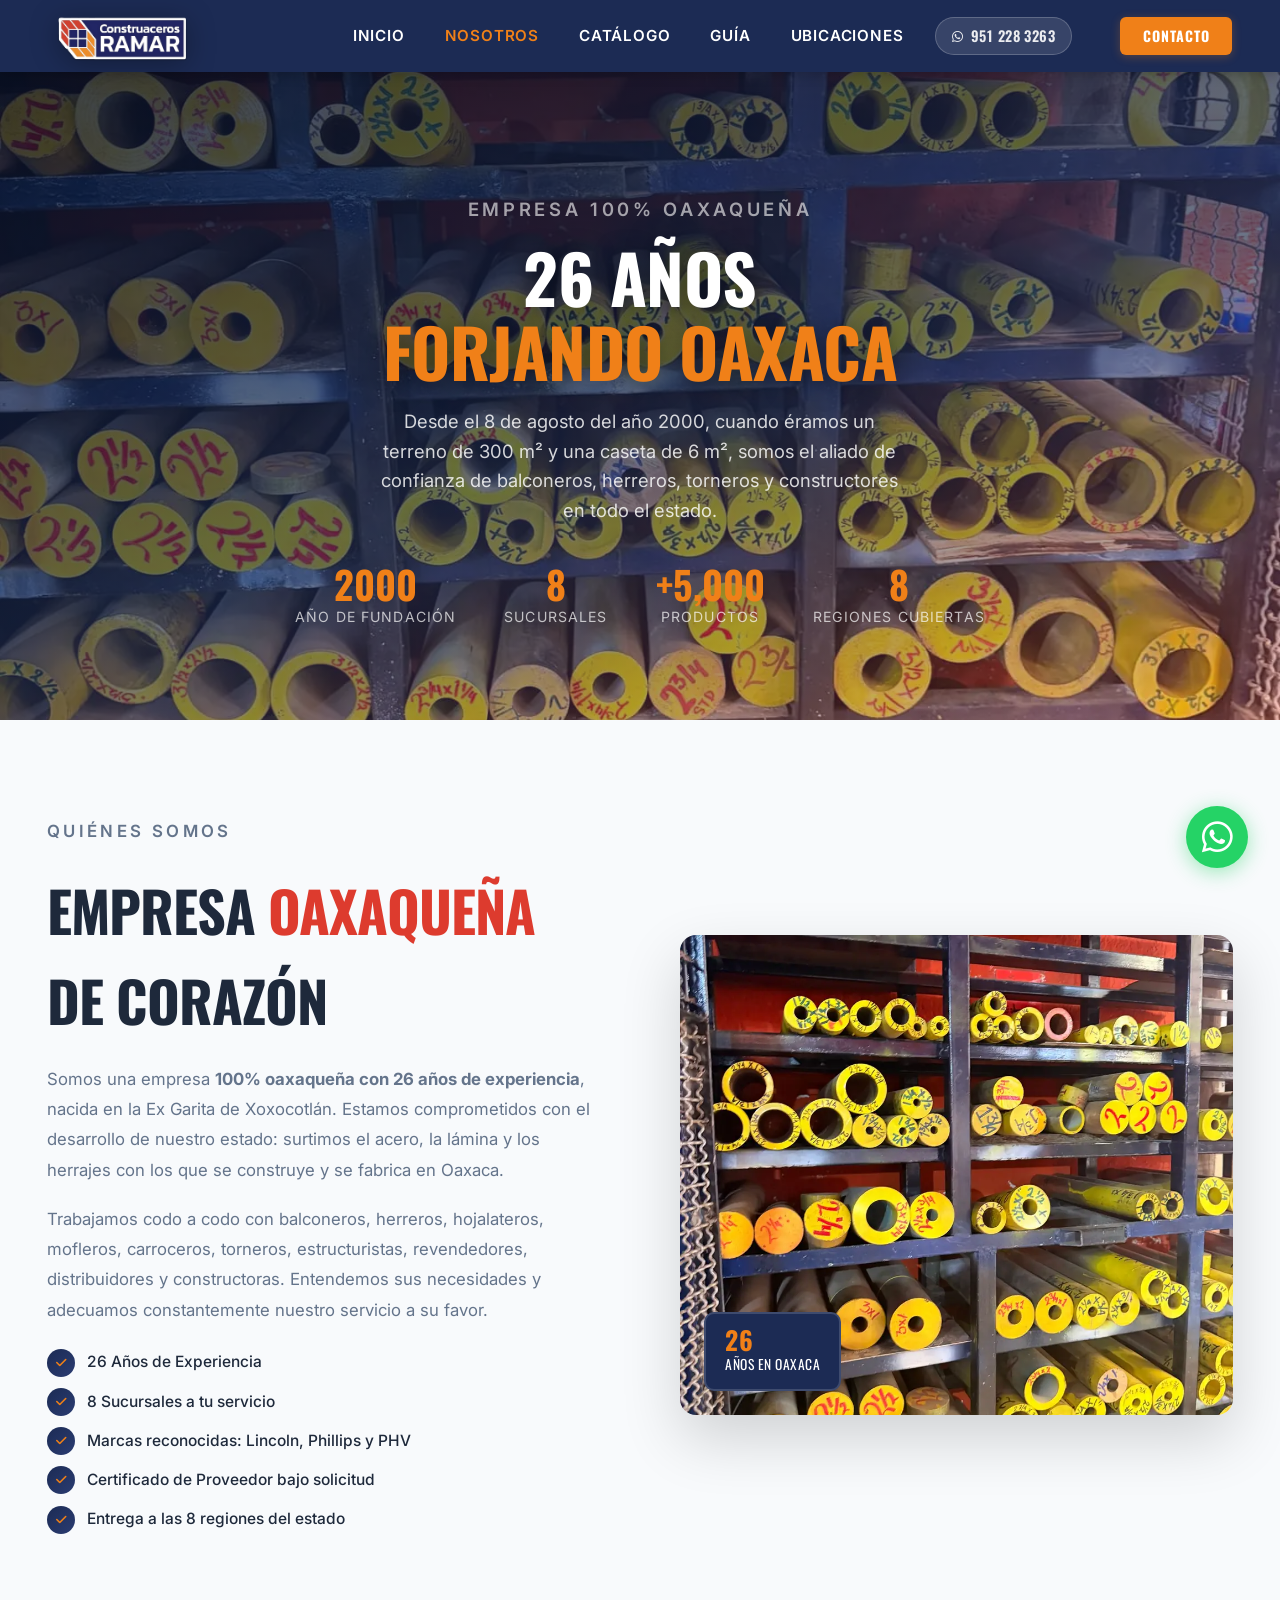
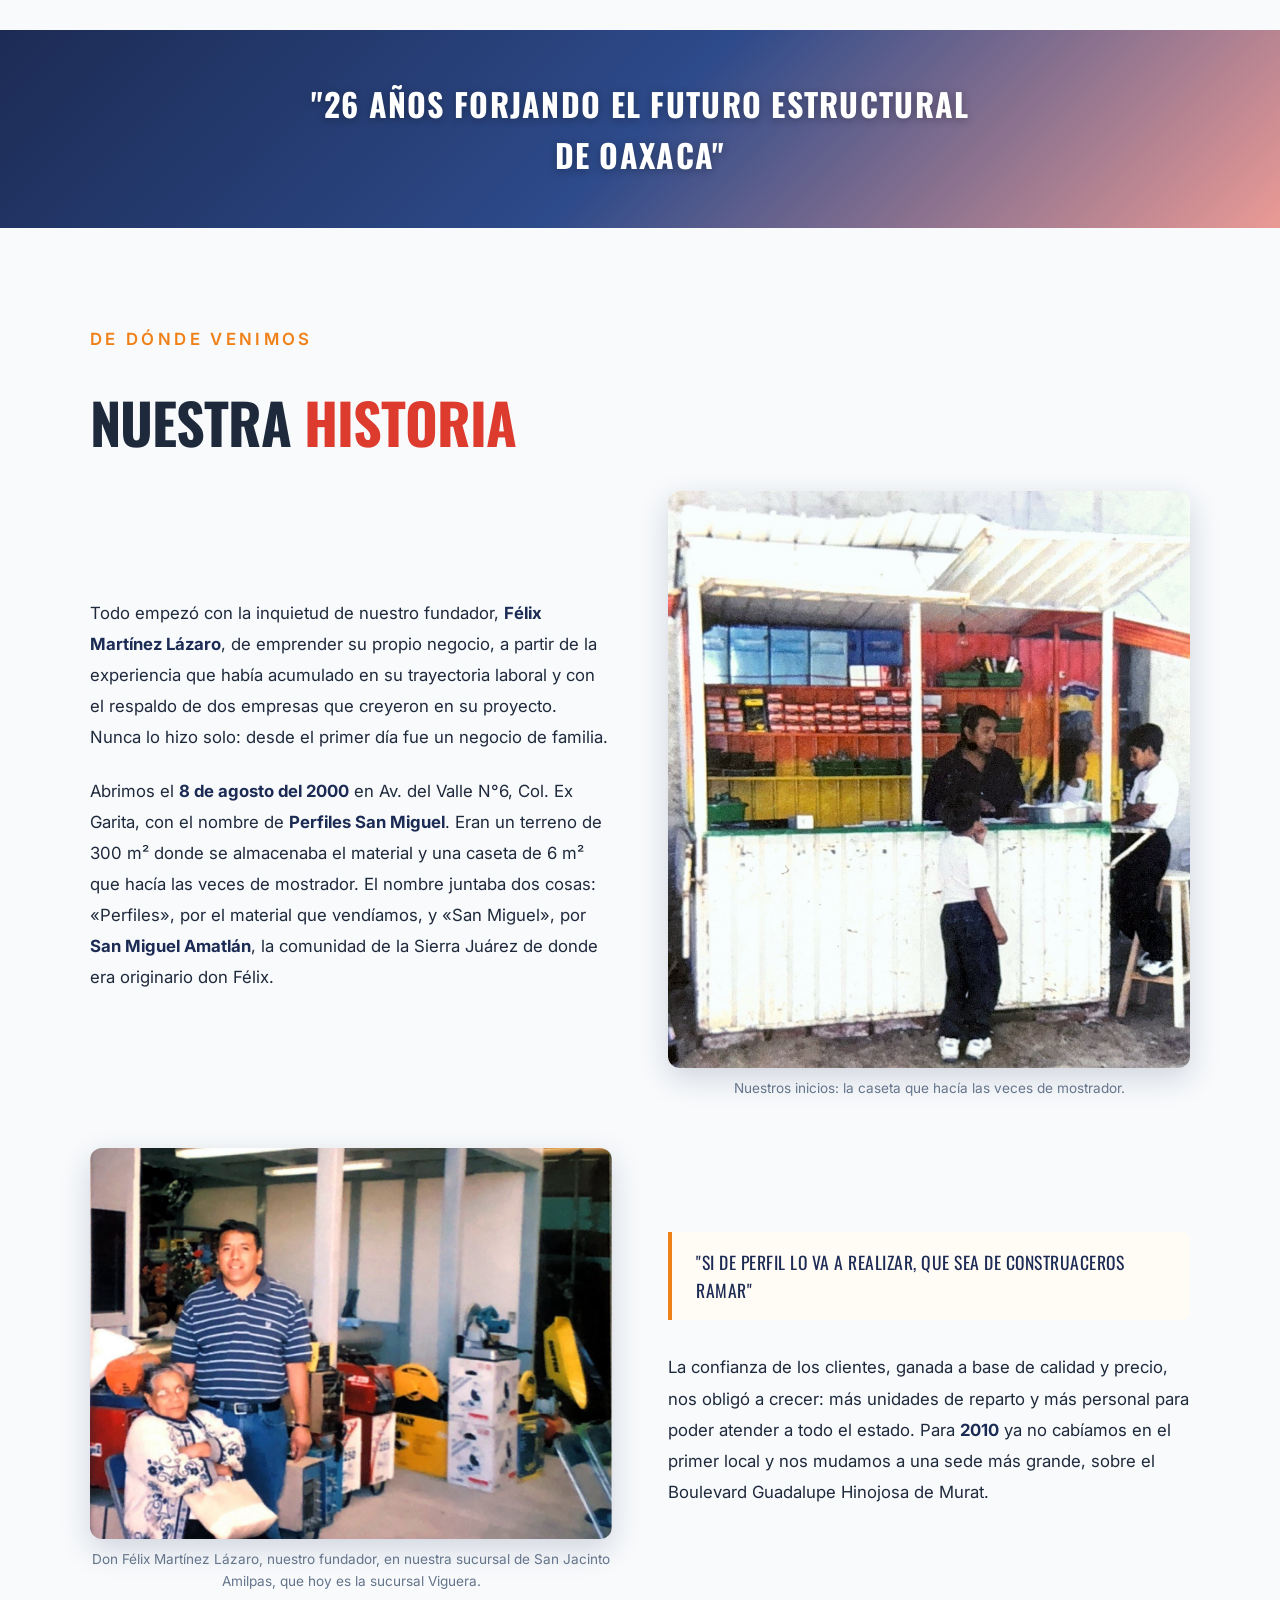
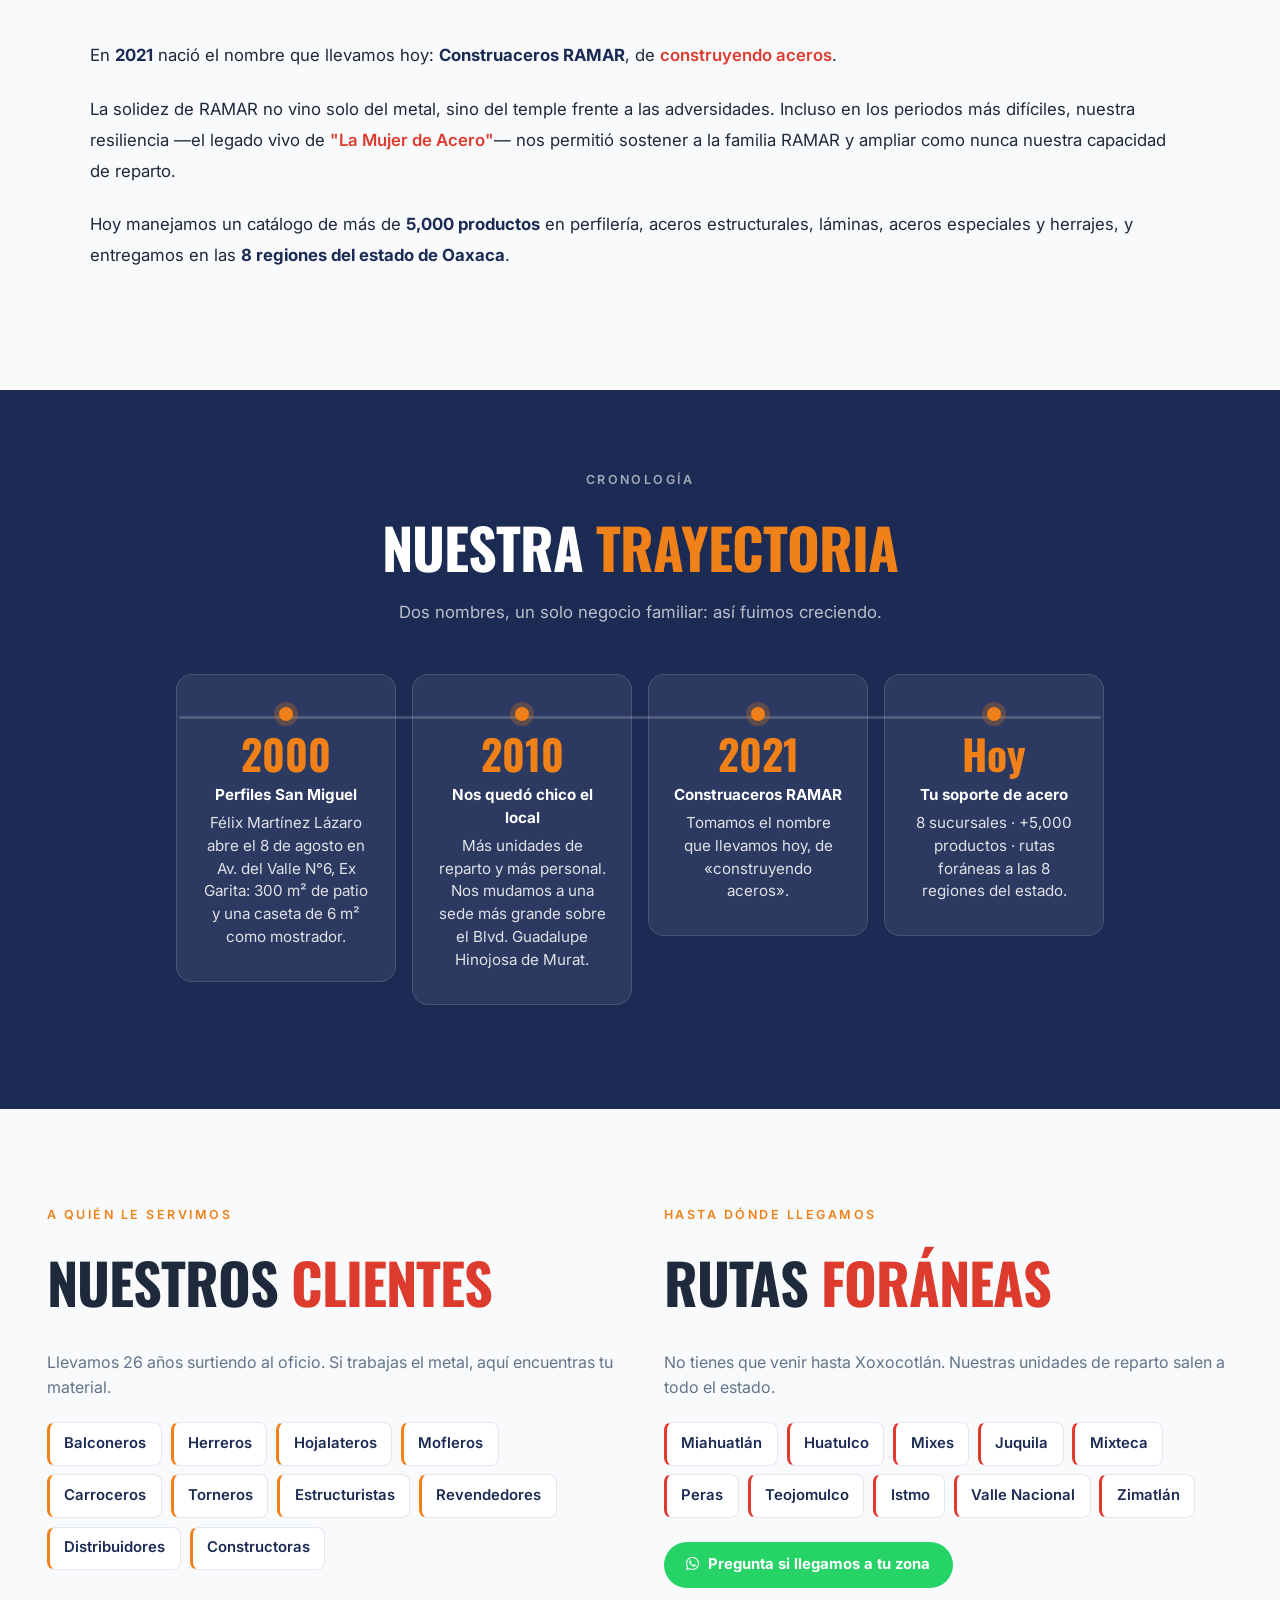
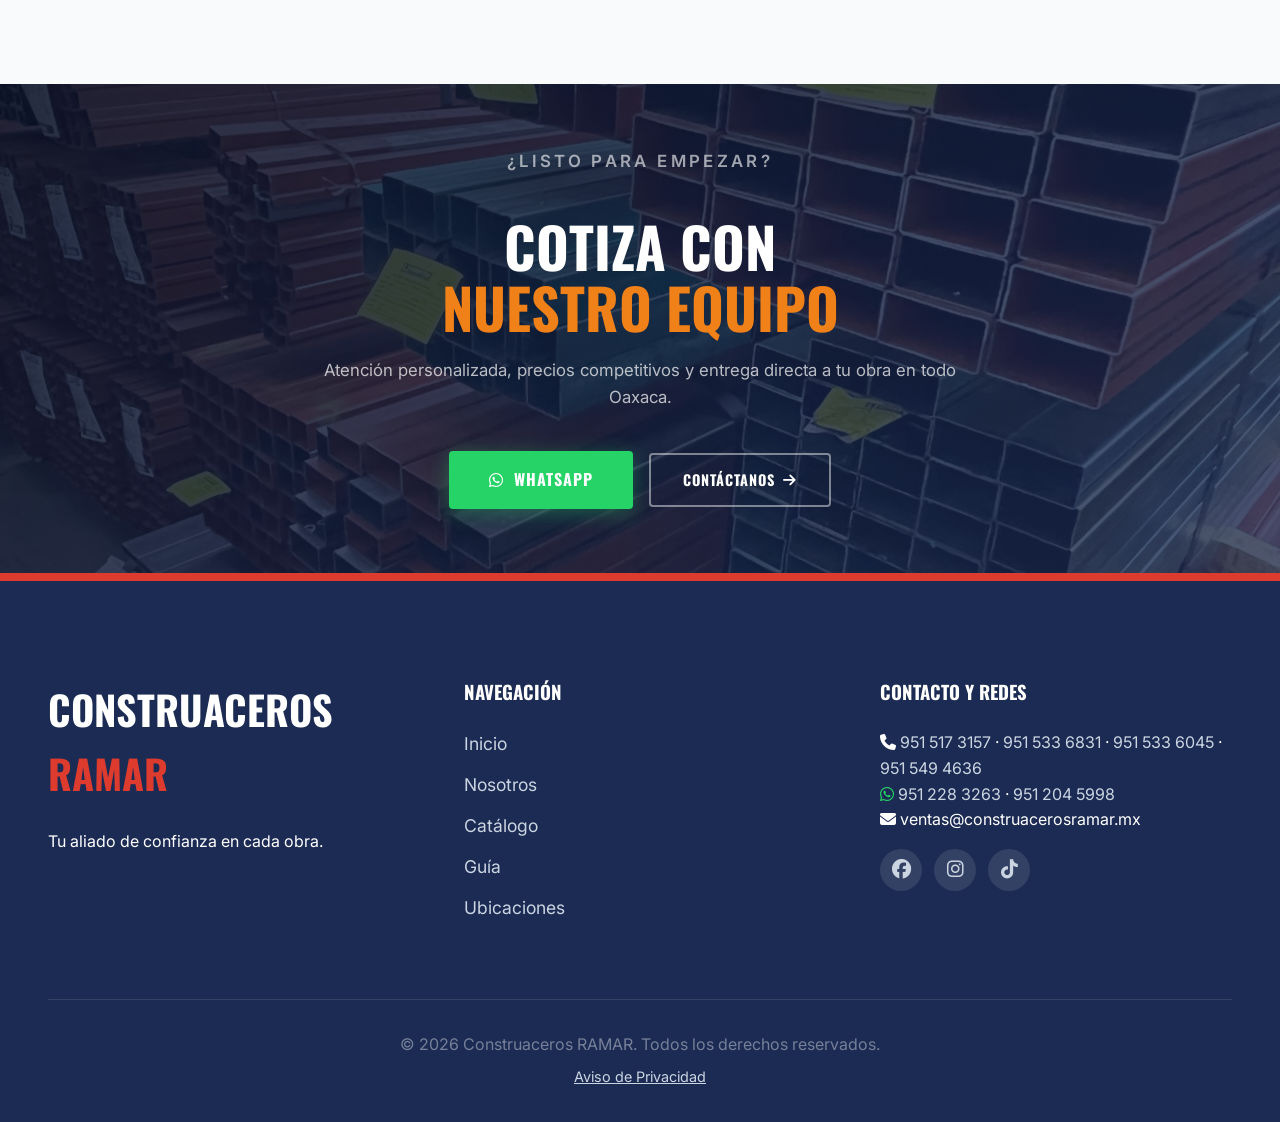
<file: nosotros.html>
<!DOCTYPE html>
<html lang="es">
<head>
    <meta charset="UTF-8">
    <meta name="viewport" content="width=device-width, initial-scale=1.0">
    <title>Nosotros - Construaceros RAMAR | Empresa Oaxaqueña con 26 Años</title>
    <meta name="description" content="Somos Construaceros RAMAR, empresa familiar 100% oaxaqueña fundada en el año 2000 por Félix Martínez Lázaro. 26 años distribuyendo acero, perfiles y herramienta en las 8 regiones de Oaxaca.">
    <meta property="og:title" content="Nosotros - Construaceros RAMAR">
    <meta property="og:description" content="26 años de experiencia distribuyendo acero en Oaxaca. Conoce nuestra historia y compromiso con el estado.">
    <meta property="og:image" content="https://construacerosramar.mx/assets/images/logo-horizontal.png">
    <meta property="og:url" content="https://construacerosramar.mx/nosotros.html">
    <link rel="canonical" href="https://construacerosramar.mx/nosotros.html">
    <meta name="twitter:card" content="summary_large_image">
    <meta name="twitter:title" content="Nosotros - Construaceros RAMAR">
    <meta name="twitter:description" content="26 años de experiencia distribuyendo acero en Oaxaca. Conoce nuestra historia y compromiso con el estado.">
    <meta name="twitter:image" content="https://construacerosramar.mx/assets/images/logo-horizontal.png">
    <meta property="og:type" content="website">
    <link rel="icon" type="image/png" sizes="32x32" href="favicon-32x32.png">
    <link rel="icon" type="image/png" sizes="16x16" href="favicon-16x16.png">
    <link rel="apple-touch-icon" sizes="180x180" href="apple-touch-icon.png">
    <link rel="manifest" href="site.webmanifest">
    <meta name="theme-color" content="#1C2B54">
    <link rel="preconnect" href="https://fonts.googleapis.com">
    <link rel="preconnect" href="https://fonts.gstatic.com" crossorigin>
    <link href="https://fonts.googleapis.com/css2?family=Oswald:wght@400;600;700&family=Inter:wght@300;400;600&display=swap" rel="stylesheet">
    <link rel="stylesheet" href="https://cdnjs.cloudflare.com/ajax/libs/font-awesome/6.4.0/css/all.min.css">
    <link rel="stylesheet" href="styles.css">
    <style>
        /* ── Hero Nosotros ── */
        .nosotros-hero {
            position: relative;
            min-height: 72vh;
            display: flex;
            align-items: center;
            justify-content: center;
            text-align: center;
            padding: 6rem 2rem 4rem;
            overflow: hidden;
            margin-top: 72px;
        }
        .nosotros-hero-bg {
            position: absolute;
            inset: 0;
            background-image: url('assets/images/20260430_182744768_iOS.webp');
            background-size: cover;
            background-position: center;
        }
        .nosotros-hero-overlay {
            position: absolute;
            inset: 0;
            background: linear-gradient(160deg, rgba(10,18,40,0.80) 0%, rgba(28,43,84,0.65) 55%, rgba(221,59,46,0.25) 100%);
        }
        .nosotros-hero-content {
            position: relative;
            z-index: 2;
            max-width: 780px;
        }
        .nosotros-hero-content .section-eyebrow {
            margin-bottom: 1rem;
        }
        .nosotros-hero-content h1 {
            font-family: var(--font-heading);
            font-size: clamp(2.6rem, 6vw, 4.2rem);
            font-weight: 700;
            color: #fff;
            text-transform: uppercase;
            letter-spacing: -0.5px;
            line-height: 1.1;
            margin-bottom: 1.2rem;
            text-shadow: 0 4px 24px rgba(0,0,0,0.5);
        }
        .nosotros-hero-content h1 span { color: var(--color-yellow); }
        .nosotros-hero-content p {
            font-size: 1.15rem;
            color: rgba(255,255,255,0.82);
            max-width: 520px;
            margin: 0 auto 2rem;
            line-height: 1.6;
        }
        .nosotros-hero-stats {
            display: flex;
            justify-content: center;
            gap: 3rem;
            flex-wrap: wrap;
            margin-top: 2.5rem;
        }
        .nosotros-hero-stat {
            text-align: center;
        }
        .nosotros-hero-stat strong {
            display: block;
            font-family: var(--font-heading);
            font-size: 2.4rem;
            font-weight: 700;
            color: var(--color-yellow);
            line-height: 1;
        }
        .nosotros-hero-stat span {
            font-size: 0.88rem;
            color: rgba(255,255,255,0.7);
            text-transform: uppercase;
            letter-spacing: 0.08em;
        }

        /* ── About grid ── */
        .about-grid-new {
            display: grid;
            grid-template-columns: 1fr 1fr;
            gap: 5rem;
            align-items: center;
        }
        .about-grid-new .about-body h2 {
            margin-bottom: 1.2rem;
        }
        .about-grid-new .about-body p {
            font-size: 1.05rem;
            color: var(--color-text-light);
            line-height: 1.8;
            margin-bottom: 1.2rem;
        }
        .about-values {
            list-style: none;
            display: flex;
            flex-direction: column;
            gap: 0.7rem;
            margin-top: 1.5rem;
        }
        .about-values li {
            display: flex;
            align-items: center;
            gap: 0.75rem;
            font-size: 0.97rem;
            font-weight: 500;
            color: var(--color-text);
        }
        .about-values li i {
            width: 28px;
            height: 28px;
            border-radius: 50%;
            background: linear-gradient(135deg, var(--color-blue), var(--color-blue-light));
            color: var(--color-yellow);
            display: flex;
            align-items: center;
            justify-content: center;
            font-size: 0.75rem;
            flex-shrink: 0;
        }
        .about-img-frame {
            border-radius: 16px;
            overflow: hidden;
            position: relative;
            box-shadow: 0 24px 60px rgba(0,0,0,0.16);
        }
        .about-img-frame img {
            width: 100%;
            height: 480px;
            object-fit: cover;
            display: block;
        }
        .about-img-badge {
            position: absolute;
            bottom: 1.5rem;
            left: 1.5rem;
            background: var(--color-blue);
            color: #fff;
            border-radius: 10px;
            padding: 0.8rem 1.2rem;
            font-family: var(--font-heading);
            font-size: 0.85rem;
            text-transform: uppercase;
            letter-spacing: 0.5px;
            border: 2px solid rgba(255,255,255,0.15);
        }
        .about-img-badge strong {
            display: block;
            font-size: 1.6rem;
            color: var(--color-yellow);
            line-height: 1;
            margin-bottom: 0.1rem;
        }

        /* ── Historia ── */
        .history-grid {
            display: grid;
            grid-template-columns: 1fr 1fr;
            gap: 5rem;
            align-items: start;
        }
        .history-body p {
            font-size: 1.05rem;
            line-height: 1.85;
            color: var(--color-text);
            margin-bottom: 1.4rem;
        }
        .history-body p strong { color: var(--color-blue); }
        .history-body p em {
            color: var(--color-red);
            font-style: normal;
            font-weight: 600;
        }
        .history-figure { margin: 2rem 0; }
        .history-figure img {
            width: 100%;
            height: auto;
            aspect-ratio: 4 / 3;
            object-fit: cover;
            border-radius: 12px;
            display: block;
            box-shadow: 0 10px 30px rgba(28, 43, 84, 0.18);
        }
        /* En computadora, la historia va en filas: cada foto junto a SU texto,
           alternando lados, y el cierre (2021, "La Mujer de Acero", hoy) a todo lo
           ancho, lejos de las fotos. Antes eran dos columnas y a la derecha solo
           quedaba una foto chica con un hueco enorme debajo. En el teléfono, una
           sola columna en el orden del texto. */
        @media (min-width: 901px) {
            .history-grid { display: block; max-width: 1100px; margin: 0 auto; }
            .history-row {
                display: grid;
                grid-template-columns: 1fr 1fr;
                gap: 3.5rem;
                align-items: center;
                margin-bottom: 3rem;
            }
            .history-row .history-figure { margin: 0; }
            .history-row--inv .history-figure { order: -1; }
            .history-row-text > :last-child { margin-bottom: 0; }
            .history-row .history-quote:first-child { margin-top: 0; }
        }
        /* Fotos casi cuadradas: se respetan completas, sin recortar a 4:3. */
        .history-figure--alta img { aspect-ratio: auto; }
        .history-figure figcaption {
            margin-top: .6rem;
            font-size: .85rem;
            color: #64748b;
            text-align: center;
        }
        .history-quote {
            border-left: 4px solid var(--color-yellow);
            padding: 1rem 1.5rem;
            background: #fffbf5;
            border-radius: 0 8px 8px 0;
            font-family: var(--font-heading);
            font-size: 1.1rem;
            color: var(--color-blue);
            text-transform: uppercase;
            letter-spacing: 0.5px;
            margin: 2rem 0;
        }
        .history-img-stack {
            display: grid;
            grid-template-rows: 1fr 1fr;
            gap: 1rem;
            height: 560px;
        }
        .history-img-stack .img-top,
        .history-img-stack .img-bot {
            border-radius: 12px;
            overflow: hidden;
        }
        .history-img-stack img {
            width: 100%;
            height: 100%;
            object-fit: cover;
            display: block;
        }

        /* ── Milestones / Trayectoria ── */
        .milestone-row {
            display: flex;
            justify-content: center;
            align-items: flex-start;
            gap: 0;
            margin-top: 3rem;
            flex-wrap: wrap;
            position: relative;
        }
        @media (min-width: 700px) {
            .milestone-row::before {
                content: '';
                position: absolute;
                top: 2.6rem;
                left: 10%;
                right: 10%;
                height: 3px;
                background: rgba(255,255,255,0.18);
                border-radius: 2px;
                z-index: 0;
            }
        }
        .milestone-item {
            flex: 1 1 180px;
            max-width: 220px;
            background: rgba(255,255,255,0.07);
            border: 1px solid rgba(255,255,255,0.13);
            border-radius: 16px;
            padding: 2rem 1.5rem;
            text-align: center;
            position: relative;
            z-index: 1;
            margin: 0 .5rem 1.5rem;
            transition: background .25s, transform .25s;
        }
        .milestone-item:hover {
            background: rgba(255,255,255,0.14);
            transform: translateY(-5px);
        }
        .milestone-year {
            font-family: var(--font-heading);
            font-size: 2.6rem;
            font-weight: 700;
            color: var(--color-yellow);
            line-height: 1;
            margin-bottom: .6rem;
            display: block;
        }
        .milestone-label {
            font-size: .95rem;
            color: rgba(255,255,255,0.85);
            line-height: 1.5;
        }
        .milestone-dot {
            width: 14px;
            height: 14px;
            background: var(--color-yellow);
            border-radius: 50%;
            margin: 0 auto .75rem;
            box-shadow: 0 0 0 5px rgba(240,128,24,0.25);
        }

        /* ── Responsive ── */
        @media (max-width: 900px) {
            .nosotros-hero { margin-top: 72px; min-height: 60vh; }
            .about-grid-new { grid-template-columns: 1fr; gap: 3rem; }
            .about-img-frame img { height: 320px; }
            .history-grid { grid-template-columns: 1fr; }
            .history-img-stack { height: 320px; grid-template-rows: 1fr; }
            .history-img-stack .img-bot { display: none; }
            .nosotros-hero-stats { gap: 2rem; }
        }
        @media (max-width: 600px) {
            .nosotros-hero-stats { gap: 1.5rem; }
            .milestone-row { flex-direction: column; align-items: center; }
            .milestone-item { max-width: 340px; width: 100%; margin: 0 0 1rem; }
        }
    </style>
</head>
<body>
    <a href="#main" class="skip-link">Saltar al contenido principal</a>
    <header class="navbar">
        <div class="logo">
            <a href="index.html">
                <img src="assets/images/logo-horizontal.png" alt="Construaceros RAMAR Logo">
            </a>
        </div>
        <nav>
            <ul class="nav-links" id="nav-principal">
                <li><a href="index.html">Inicio</a></li>
                <li><a href="nosotros.html" style="color: var(--color-yellow);">Nosotros</a></li>
                <li><a href="catalogo.html">Catálogo</a></li>
                <li><a href="guia.html">Guía</a></li>
                <li><a href="ubicaciones.html">Ubicaciones</a></li>
            </ul>
        </nav>
        <a href="https://wa.me/5219512283263" target="_blank" rel="noopener" class="navbar-phone" aria-label="Cotiza por WhatsApp al 951 228 3263"><i class="fa-brands fa-whatsapp"></i> 951 228 3263</a>
        <a href="contacto.html" class="btn-primary contact-btn">Contacto</a>
        <button class="hamburger" aria-label="Abrir menú" aria-expanded="false" aria-controls="nav-principal">
            <div class="line"></div>
            <div class="line"></div>
            <div class="line"></div>
        </button>
    </header>

    <!-- ══ HERO ══ -->
    <section class="nosotros-hero">
        <div class="nosotros-hero-bg"></div>
        <div class="nosotros-hero-overlay"></div>
        <div class="nosotros-hero-content">
            <p class="section-eyebrow light">Empresa 100% oaxaqueña</p>
            <h1>26 AÑOS<br><span>FORJANDO OAXACA</span></h1>
            <p>Desde el 8 de agosto del año 2000, cuando éramos un terreno de 300 m² y una caseta de 6 m², somos el aliado de confianza de balconeros, herreros, torneros y constructores en todo el estado.</p>
            <div class="nosotros-hero-stats">
                <div class="nosotros-hero-stat">
                    <strong>2000</strong>
                    <span>Año de fundación</span>
                </div>
                <div class="nosotros-hero-stat">
                    <strong>8</strong>
                    <span>Sucursales</span>
                </div>
                <div class="nosotros-hero-stat">
                    <strong>+5,000</strong>
                    <span>Productos</span>
                </div>
                <div class="nosotros-hero-stat">
                    <strong>8</strong>
                    <span>Regiones cubiertas</span>
                </div>
            </div>
        </div>
    </section>

    <main class="main-content" style="padding-top:0;">

        <!-- ══ SOBRE NOSOTROS ══ -->
        <section class="fade-in" style="padding: 6rem 0; background: var(--color-bg);">
            <div class="container">
                <div class="about-grid-new">
                    <div class="about-body">
                        <p class="section-eyebrow dark">Quiénes somos</p>
                        <h2 class="section-title">EMPRESA <span class="text-red">OAXAQUEÑA</span><br>DE CORAZÓN</h2>
                        <p>Somos una empresa <strong>100% oaxaqueña con 26 años de experiencia</strong>, nacida en la Ex Garita de Xoxocotlán. Estamos comprometidos con el desarrollo de nuestro estado: surtimos el acero, la lámina y los herrajes con los que se construye y se fabrica en Oaxaca.</p>
                        <p>Trabajamos codo a codo con balconeros, herreros, hojalateros, mofleros, carroceros, torneros, estructuristas, revendedores, distribuidores y constructoras. Entendemos sus necesidades y adecuamos constantemente nuestro servicio a su favor.</p>
                        <ul class="about-values">
                            <li><i class="fa-solid fa-check"></i> 26 Años de Experiencia</li>
                            <li><i class="fa-solid fa-check"></i> 8 Sucursales a tu servicio</li>
                            <li><i class="fa-solid fa-check"></i> Marcas reconocidas: Lincoln, Phillips y PHV</li>
                            <li><i class="fa-solid fa-check"></i> Certificado de Proveedor bajo solicitud</li>
                            <li><i class="fa-solid fa-check"></i> Entrega a las 8 regiones del estado</li>
                        </ul>
                    </div>
                    <div class="about-img-frame">
                        <img src="assets/images/20260430_182659213_iOS.webp" alt="Almacén Construaceros RAMAR" loading="lazy">
                        <div class="about-img-badge">
                            <strong>26</strong>años en Oaxaca
                        </div>
                    </div>
                </div>
            </div>
        </section>

        <!-- ══ BANNER VISUAL ══ -->
        <div class="section-banner-grad">
            <div class="section-banner-grad-inner">
                <p class="banner-text">"26 años forjando el futuro estructural de Oaxaca"</p>
            </div>
        </div>

        <!-- ══ NUESTRA HISTORIA ══ -->
        <section class="fade-in" style="padding: 6rem 0; background: var(--color-bg);">
            <div class="container">
                <div class="history-grid">
                    <div class="history-body">
                        <p class="section-eyebrow dark">De dónde venimos</p>
                        <h2 class="section-title">NUESTRA <span class="text-red">HISTORIA</span></h2>

                        <div class="history-row">
                            <div class="history-row-text">
                            <p>Todo empezó con la inquietud de nuestro fundador, <strong>Félix Martínez Lázaro</strong>, de emprender su propio negocio, a partir de la experiencia que había acumulado en su trayectoria laboral y con el respaldo de dos empresas que creyeron en su proyecto. Nunca lo hizo solo: desde el primer día fue un negocio de familia.</p>

                            <p>Abrimos el <strong>8 de agosto del 2000</strong> en Av. del Valle N°6, Col. Ex Garita, con el nombre de <strong>Perfiles San Miguel</strong>. Eran un terreno de 300 m² donde se almacenaba el material y una caseta de 6 m² que hacía las veces de mostrador. El nombre juntaba dos cosas: «Perfiles», por el material que vendíamos, y «San Miguel», por <strong>San Miguel Amatlán</strong>, la comunidad de la Sierra Juárez de donde era originario don Félix.</p>
                            </div>
                            <figure class="history-figure history-figure--alta">
                                <img src="assets/images/ramar-historia-caseta-natural.jpg" alt="Los inicios de RAMAR: una caseta con mostrador y anaqueles de producto, con personas en el mostrador" loading="lazy">
                                <figcaption>Nuestros inicios: la caseta que hacía las veces de mostrador.</figcaption>
                            </figure>
                        </div>

                        <div class="history-row history-row--inv">
                            <div class="history-row-text">
                            <div class="history-quote">"Si de perfil lo va a realizar, que sea de Construaceros RAMAR"</div>

                            <p>La confianza de los clientes, ganada a base de calidad y precio, nos obligó a crecer: más unidades de reparto y más personal para poder atender a todo el estado. Para <strong>2010</strong> ya no cabíamos en el primer local y nos mudamos a una sede más grande, sobre el Boulevard Guadalupe Hinojosa de Murat.</p>
                            </div>
                            <figure class="history-figure">
                                <img src="assets/images/ramar-historia-primeros-anos.jpg" alt="Félix Martínez Lázaro, fundador de RAMAR, en la sucursal de San Jacinto Amilpas, hoy sucursal Viguera, con soldadoras y herramienta eléctrica en exhibición" loading="lazy">
                                <figcaption>Don Félix Martínez Lázaro, nuestro fundador, en nuestra sucursal de San Jacinto Amilpas, que hoy es la sucursal Viguera.</figcaption>
                            </figure>
                        </div>

                        <p>En <strong>2021</strong> nació el nombre que llevamos hoy: <strong>Construaceros RAMAR</strong>, de <em>construyendo aceros</em>.</p>

                        <p>La solidez de RAMAR no vino solo del metal, sino del temple frente a las adversidades. Incluso en los periodos más difíciles, nuestra resiliencia —el legado vivo de <em>"La Mujer de Acero"</em>— nos permitió sostener a la familia RAMAR y ampliar como nunca nuestra capacidad de reparto.</p>

                        <p>Hoy manejamos un catálogo de más de <strong>5,000 productos</strong> en perfilería, aceros estructurales, láminas, aceros especiales y herrajes, y entregamos en las <strong>8 regiones del estado de Oaxaca</strong>.</p>
                    </div>
                </div>
            </div>
        </section>

        <!-- ══ TRAYECTORIA TIMELINE ══ -->
        <section class="fade-in" style="padding: 5rem 2rem; background: var(--color-blue);">
            <div class="container" style="text-align:center;">
                <p class="section-eyebrow light">Cronología</p>
                <h2 class="section-title" style="color:#fff; margin-bottom:0.5rem;">NUESTRA <span class="text-yellow">TRAYECTORIA</span></h2>
                <p style="color:rgba(255,255,255,.7); max-width:560px; margin:.5rem auto 0; font-size:1.05rem;">Dos nombres, un solo negocio familiar: así fuimos creciendo.</p>

                <div class="milestone-row">
                    <div class="milestone-item">
                        <div class="milestone-dot"></div>
                        <span class="milestone-year">2000</span>
                        <p class="milestone-label">
                            <strong style="display:block; color:#fff; margin-bottom:.3rem;">Perfiles San Miguel</strong>
                            Félix Martínez Lázaro abre el 8 de agosto en Av. del Valle N°6, Ex Garita: 300 m² de patio y una caseta de 6 m² como mostrador.
                        </p>
                    </div>
                    <div class="milestone-item">
                        <div class="milestone-dot"></div>
                        <span class="milestone-year">2010</span>
                        <p class="milestone-label">
                            <strong style="display:block; color:#fff; margin-bottom:.3rem;">Nos quedó chico el local</strong>
                            Más unidades de reparto y más personal. Nos mudamos a una sede más grande sobre el Blvd. Guadalupe Hinojosa de Murat.
                        </p>
                    </div>
                    <div class="milestone-item">
                        <div class="milestone-dot"></div>
                        <span class="milestone-year">2021</span>
                        <p class="milestone-label">
                            <strong style="display:block; color:#fff; margin-bottom:.3rem;">Construaceros RAMAR</strong>
                            Tomamos el nombre que llevamos hoy, de «construyendo aceros».
                        </p>
                    </div>
                    <div class="milestone-item">
                        <div class="milestone-dot"></div>
                        <span class="milestone-year">Hoy</span>
                        <p class="milestone-label">
                            <strong style="display:block; color:#fff; margin-bottom:.3rem;">Tu soporte de acero</strong>
                            8 sucursales · +5,000 productos · rutas foráneas a las 8 regiones del estado.
                        </p>
                    </div>
                </div>
            </div>
        </section>

        <!-- ══ A QUIÉN ATENDEMOS Y HASTA DÓNDE LLEGAMOS ══ -->
        <section class="fade-in alcance-section">
            <div class="container">
                <div class="alcance-grid">
                    <div>
                        <p class="section-eyebrow dark">A quién le servimos</p>
                        <h2 class="section-title">NUESTROS <span class="text-red">CLIENTES</span></h2>
                        <p class="alcance-intro">Llevamos 26 años surtiendo al oficio. Si trabajas el metal, aquí encuentras tu material.</p>
                        <ul class="alcance-lista">
                            <li>Balconeros</li>
                            <li>Herreros</li>
                            <li>Hojalateros</li>
                            <li>Mofleros</li>
                            <li>Carroceros</li>
                            <li>Torneros</li>
                            <li>Estructuristas</li>
                            <li>Revendedores</li>
                            <li>Distribuidores</li>
                            <li>Constructoras</li>
                        </ul>
                    </div>
                    <div>
                        <p class="section-eyebrow dark">Hasta dónde llegamos</p>
                        <h2 class="section-title">RUTAS <span class="text-red">FORÁNEAS</span></h2>
                        <p class="alcance-intro">No tienes que venir hasta Xoxocotlán. Nuestras unidades de reparto salen a todo el estado.</p>
                        <ul class="alcance-lista alcance-lista--rutas">
                            <li>Miahuatlán</li>
                            <li>Huatulco</li>
                            <li>Mixes</li>
                            <li>Juquila</li>
                            <li>Mixteca</li>
                            <li>Peras</li>
                            <li>Teojomulco</li>
                            <li>Istmo</li>
                            <li>Valle Nacional</li>
                            <li>Zimatlán</li>
                        </ul>
                        <a href="https://wa.me/5219512283263?text=Hola%2C%20quiero%20saber%20si%20llegan%20a%20mi%20zona" target="_blank" rel="noopener" class="alcance-cta">
                            <i class="fa-brands fa-whatsapp"></i> Pregunta si llegamos a tu zona
                        </a>
                    </div>
                </div>
            </div>
        </section>

        <!-- ══ CTA FINAL ══ -->
        <section class="cta-final">
            <img src="assets/images/ramar-bodega-perfiles.jpg" alt="Perfiles de acero en la bodega de Construaceros RAMAR" class="cta-final-bg" loading="lazy">
            <div class="cta-final-overlay"></div>
            <div class="cta-final-content">
                <p class="section-eyebrow light">¿Listo para empezar?</p>
                <h2>COTIZA CON<br><span class="text-yellow">NUESTRO EQUIPO</span></h2>
                <p>Atención personalizada, precios competitivos y entrega directa a tu obra en todo Oaxaca.</p>
                <div class="cta-final-btns">
                    <a href="https://wa.me/5219512283263" target="_blank" class="btn-wa-big"><i class="fa-brands fa-whatsapp"></i> WhatsApp</a>
                    <a href="contacto.html" class="btn-outline-light">Contáctanos <i class="fa-solid fa-arrow-right"></i></a>
                </div>
            </div>
        </section>

    </main>

    <footer id="footer-section">
        <div class="footer-container">
            <div class="footer-brand">
                <h2>Construaceros<span class="text-red"> RAMAR</span></h2>
                <p>Tu aliado de confianza en cada obra.</p>
            </div>
            <div class="footer-links">
                <h3>Navegación</h3>
                <ul>
                    <li><a href="index.html">Inicio</a></li>
                    <li><a href="nosotros.html">Nosotros</a></li>
                    <li><a href="catalogo.html">Catálogo</a></li>
                    <li><a href="guia.html">Guía</a></li>
                    <li><a href="ubicaciones.html">Ubicaciones</a></li>
                </ul>
            </div>
            <div class="footer-contact">
                <h3>Contacto y Redes</h3>
                <p><i class="fa-solid fa-phone"></i> <a href="tel:9515173157" style="color:#cbd5e1;text-decoration:none;">951 517 3157</a> · <a href="tel:9515336831" style="color:#cbd5e1;text-decoration:none;">951 533 6831</a> · <a href="tel:9515336045" style="color:#cbd5e1;text-decoration:none;">951 533 6045</a> · <a href="tel:9515494636" style="color:#cbd5e1;text-decoration:none;">951 549 4636</a></p>
                <p><i class="fa-brands fa-whatsapp" style="color:#25D366;"></i> <a href="https://wa.me/5219512283263" target="_blank" rel="noopener" style="color:#cbd5e1;text-decoration:none;">951 228 3263</a> · <a href="https://wa.me/5219512045998" target="_blank" rel="noopener" style="color:#cbd5e1;text-decoration:none;">951 204 5998</a></p>
                <p><i class="fa-solid fa-envelope"></i> <a href="mailto:ventas@construacerosramar.mx" style="color:inherit;text-decoration:none">ventas@construacerosramar.mx</a></p>
                <div class="social-icons">
                    <a href="https://www.facebook.com/ConstruacerosRamarOficial" target="_blank" class="social-link fb" aria-label="Facebook"><i class="fa-brands fa-facebook"></i></a>
                    <a href="https://www.instagram.com/ramar.oficial" target="_blank" class="social-link ig" aria-label="Instagram"><i class="fa-brands fa-instagram"></i></a>
                    <a href="https://www.tiktok.com/@ramar.oficial" target="_blank" class="social-link tk" aria-label="TikTok"><i class="fa-brands fa-tiktok"></i></a>
                </div>
            </div>
        </div>
        <div class="footer-bottom">
            <p>&copy; 2026 Construaceros RAMAR. Todos los derechos reservados.</p>
            <p class="footer-legal"><a href="aviso-privacidad.html">Aviso de Privacidad</a></p>
        </div>
    </footer>

    <a href="https://wa.me/5219512283263" target="_blank" class="whatsapp-float" aria-label="Cotiza por WhatsApp">
        <i class="fa-brands fa-whatsapp"></i>
        <span class="wa-tooltip">Cotiza por WhatsApp</span>
    </a>

    <script src="main.js"></script>
</body>
</html>
</file>
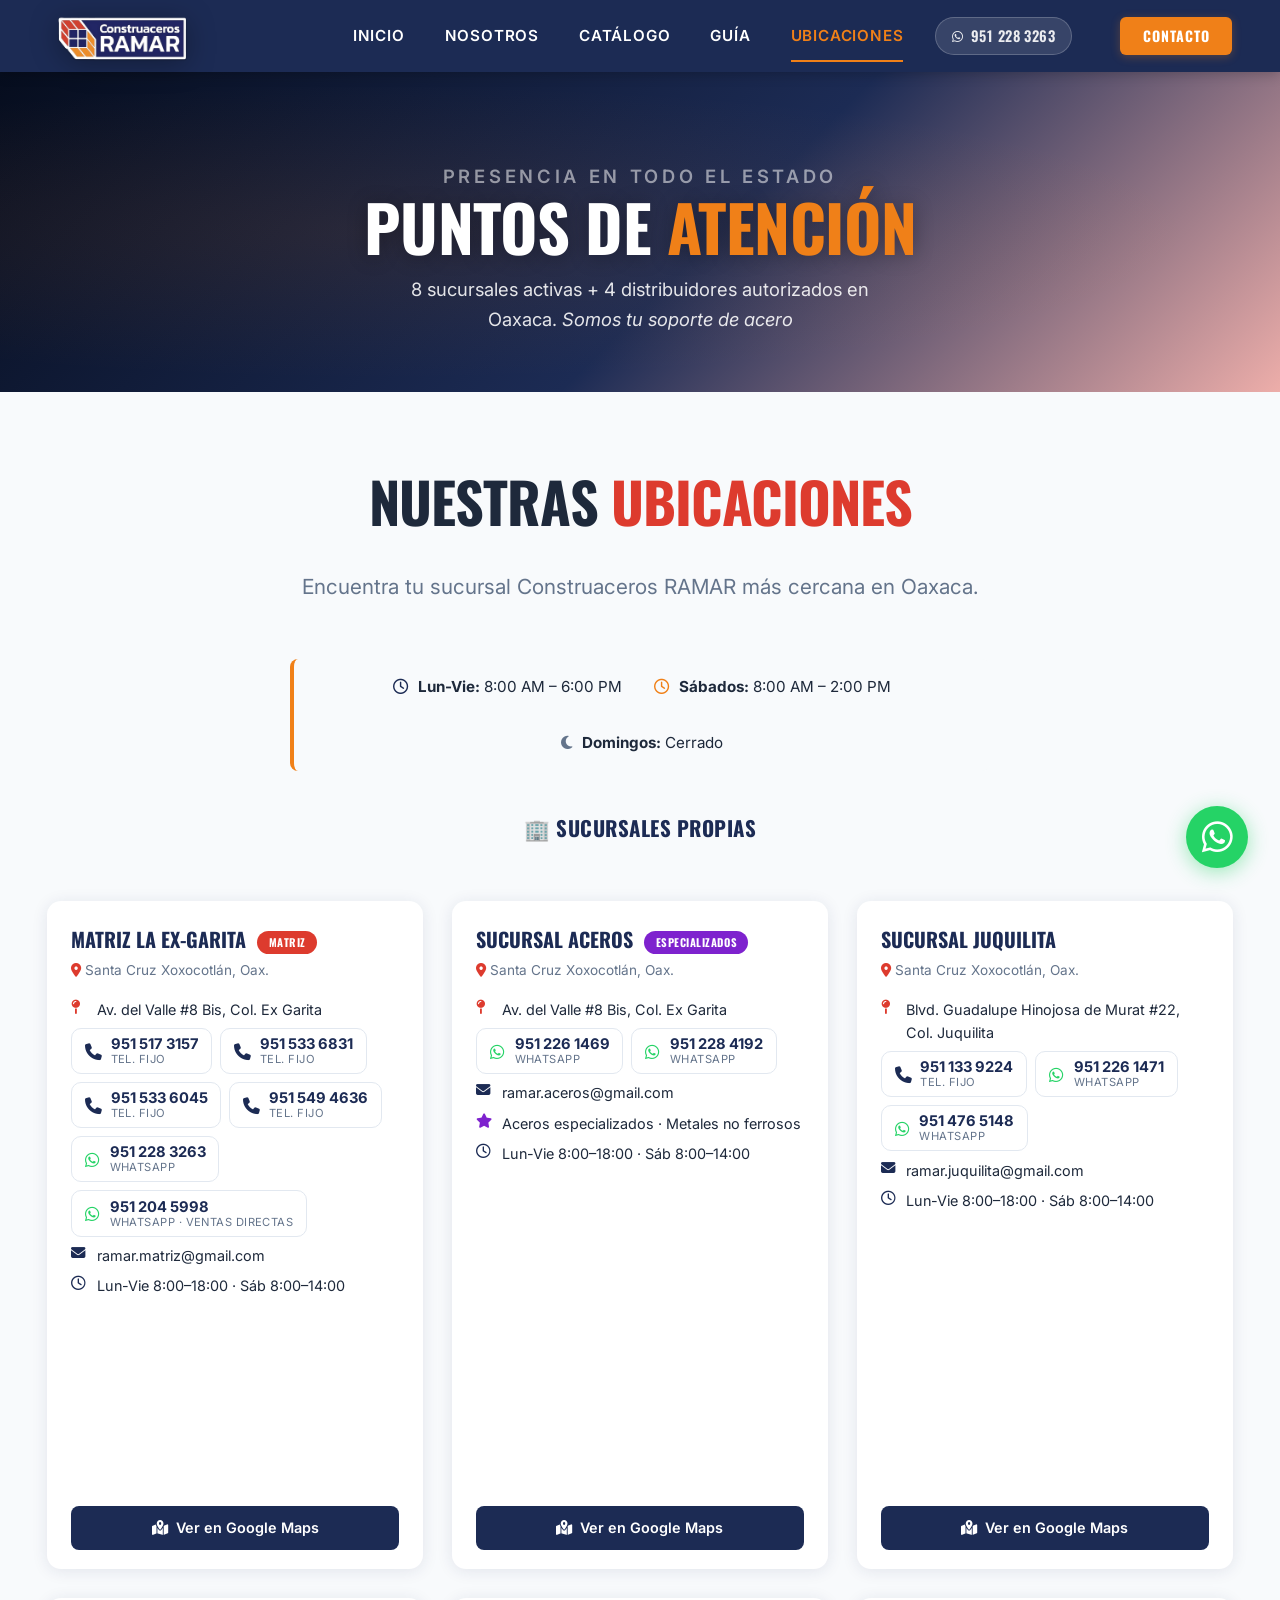
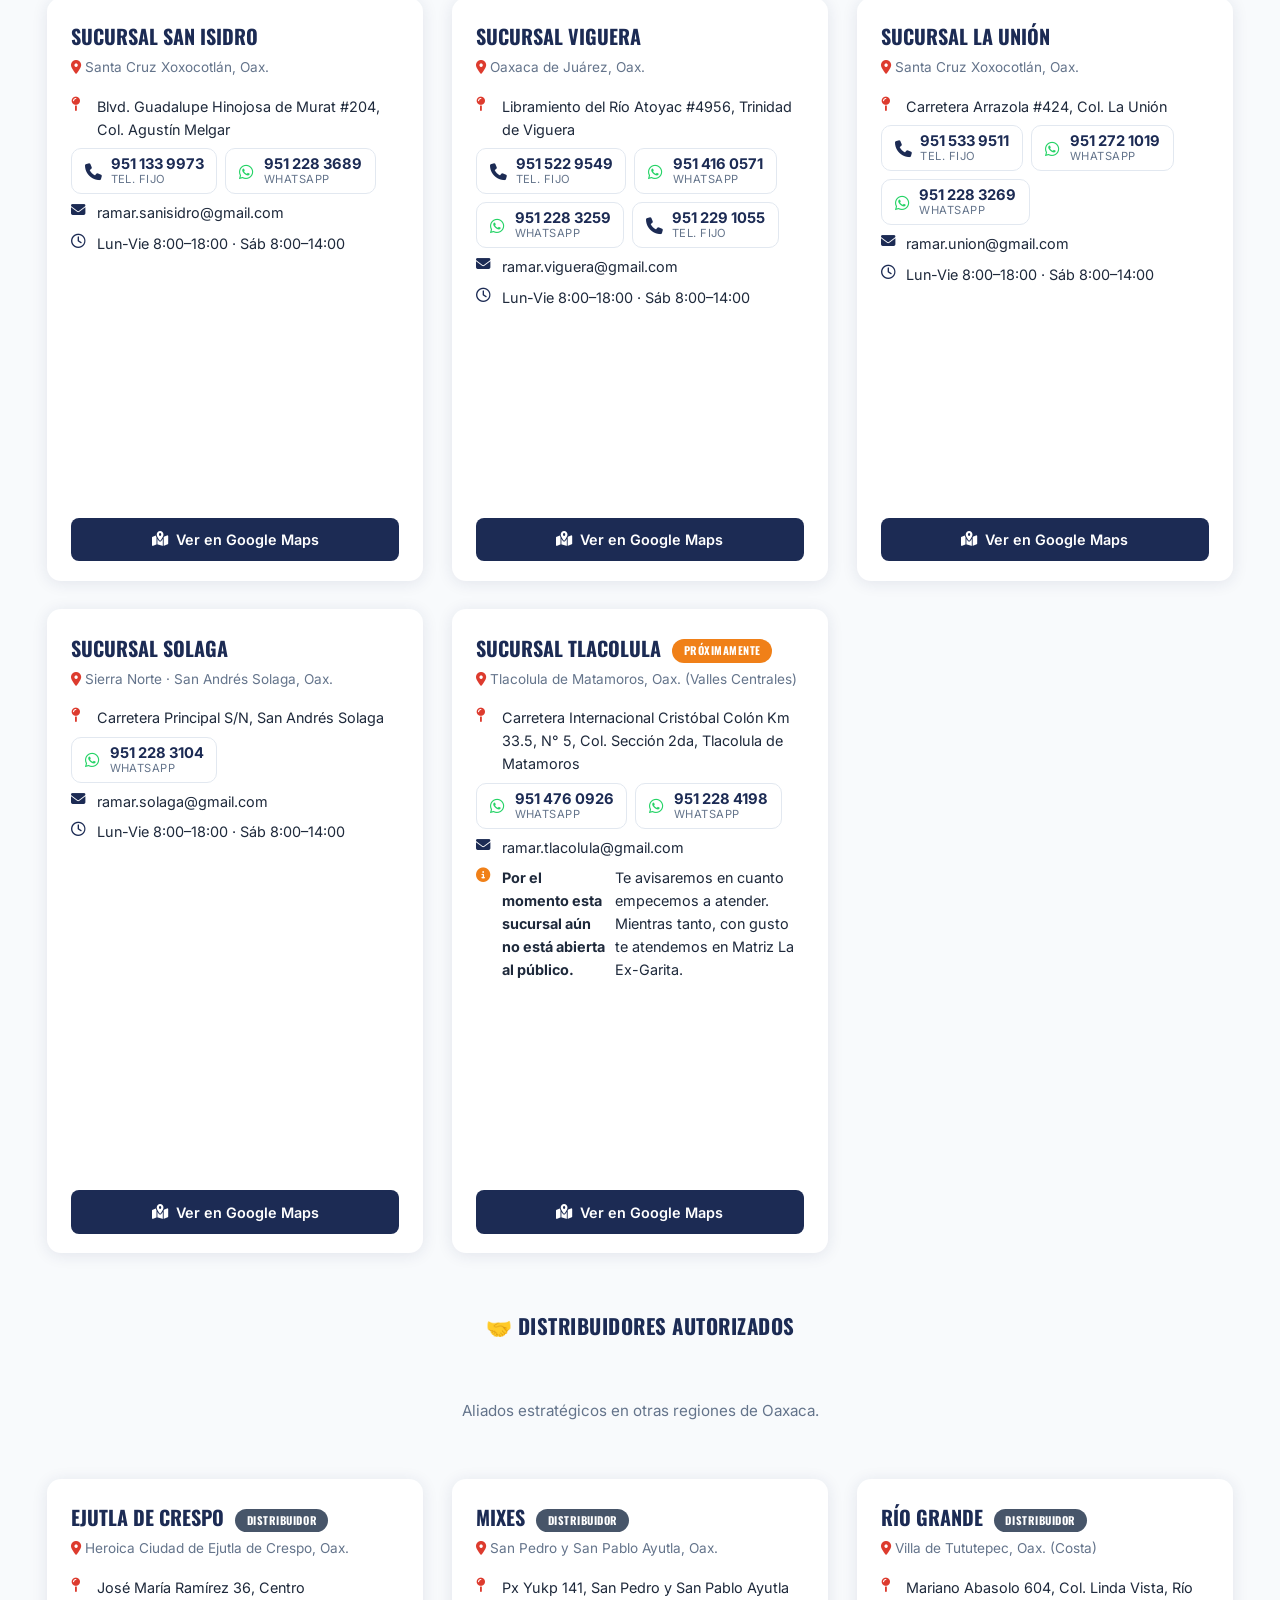
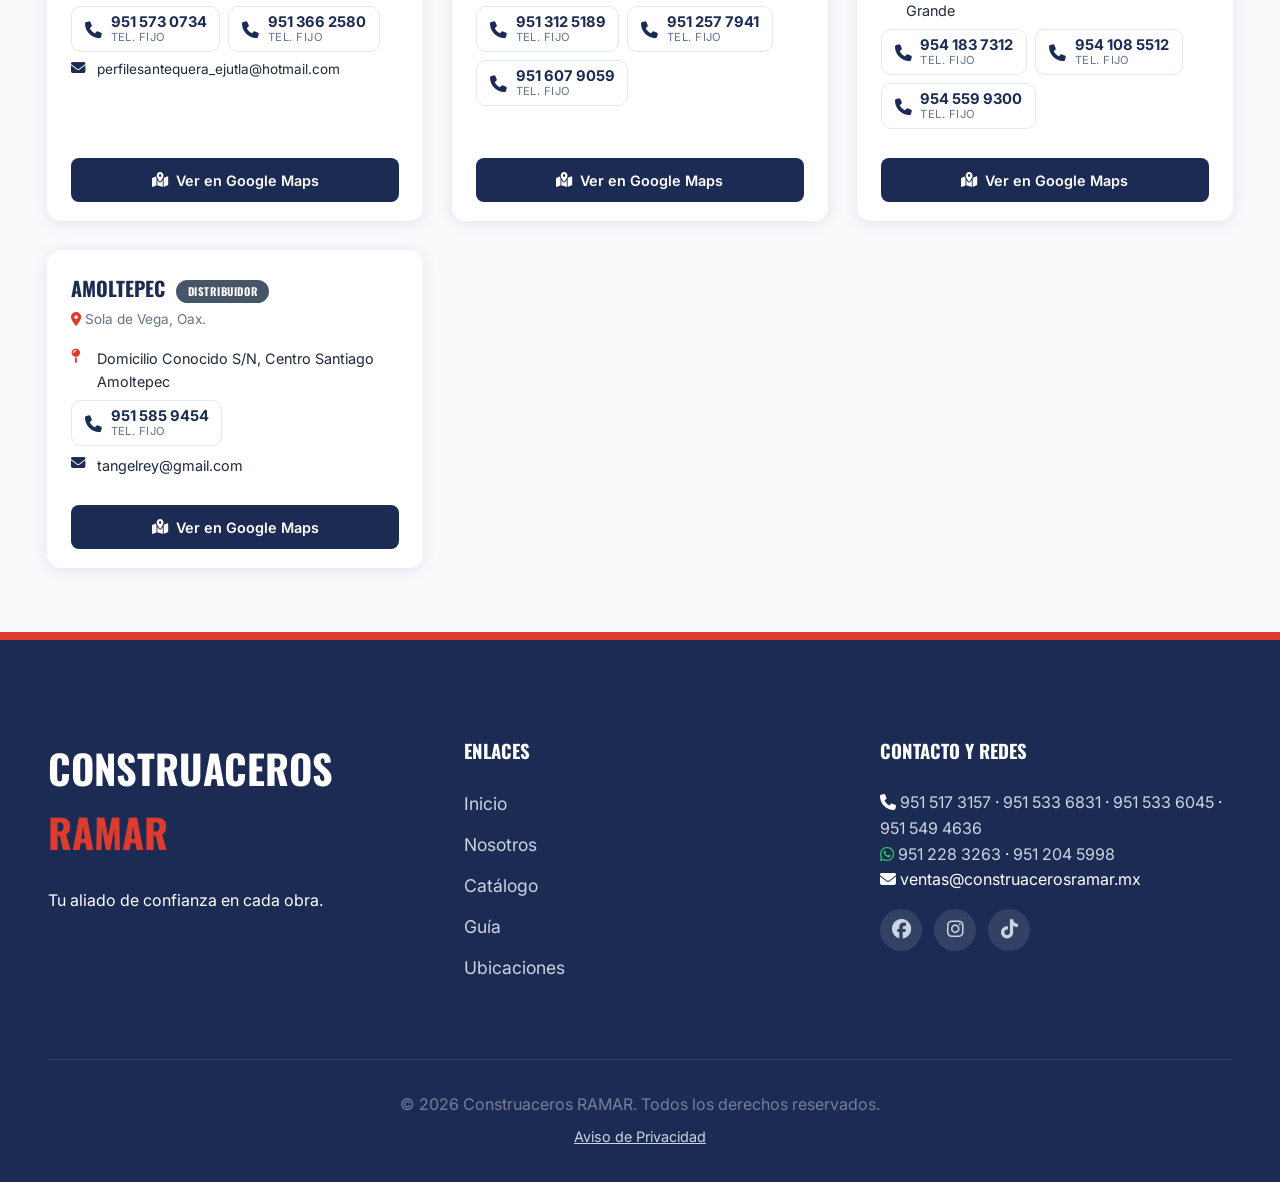
<file: ubicaciones.html>
<!DOCTYPE html>
<html lang="es">
<head>
    <meta charset="UTF-8">
    <meta name="viewport" content="width=device-width, initial-scale=1.0">
    <title>Ubicaciones - Construaceros RAMAR | 8 Sucursales en Oaxaca</title>
    <meta name="description" content="Construaceros RAMAR — 8 sucursales propias (Matriz Ex-Garita, Aceros, Juquilita, San Isidro, La Unión, Viguera, Solaga, Tlacolula) + 4 distribuidores autorizados en Oaxaca. Atención Lun-Vie 8am-6pm.">
    <meta property="og:title" content="Ubicaciones - Construaceros RAMAR">
    <meta property="og:description" content="8 sucursales activas + 4 distribuidores autorizados Construaceros RAMAR en Oaxaca.">
    <meta property="og:image" content="https://construacerosramar.mx/assets/images/logo-horizontal.png">
    <meta property="og:url" content="https://construacerosramar.mx/ubicaciones.html">
    <link rel="canonical" href="https://construacerosramar.mx/ubicaciones.html">
    <meta name="twitter:card" content="summary_large_image">
    <meta name="twitter:title" content="Ubicaciones - Construaceros RAMAR">
    <meta name="twitter:description" content="8 sucursales activas + 4 distribuidores autorizados Construaceros RAMAR en Oaxaca.">
    <meta name="twitter:image" content="https://construacerosramar.mx/assets/images/logo-horizontal.png">
    <meta property="og:type" content="website">
    <link rel="icon" type="image/png" sizes="32x32" href="favicon-32x32.png">
    <link rel="icon" type="image/png" sizes="16x16" href="favicon-16x16.png">
    <link rel="apple-touch-icon" sizes="180x180" href="apple-touch-icon.png">
    <link rel="manifest" href="site.webmanifest">
    <meta name="theme-color" content="#1C2B54">
    <link rel="preconnect" href="https://fonts.googleapis.com">
    <link rel="preconnect" href="https://fonts.gstatic.com" crossorigin>
    <link href="https://fonts.googleapis.com/css2?family=Oswald:wght@400;600;700&family=Inter:wght@300;400;600&display=swap" rel="stylesheet">
    <link rel="stylesheet" href="https://cdnjs.cloudflare.com/ajax/libs/font-awesome/6.4.0/css/all.min.css">
    <link rel="stylesheet" href="styles.css">
    <!-- Schema.org: Organization + 8 sucursales activas (LocalBusiness) -->
    <script type="application/ld+json">
    {
      "@context": "https://schema.org",
      "@type": "Organization",
      "name": "Construaceros RAMAR",
      "alternateName": "Ramar — Somos tu soporte de Acero",
      "@id": "https://construacerosramar.mx/#organization",
      "url": "https://construacerosramar.mx/",
      "logo": "https://construacerosramar.mx/assets/images/logo-horizontal.png",
      "sameAs": [
        "https://www.facebook.com/ConstruacerosRamarOficial",
        "https://www.instagram.com/ramar.oficial",
        "https://www.tiktok.com/@ramar.oficial"
      ],
      "subOrganization": [
        {
          "@type": "HardwareStore",
          "name": "Construaceros RAMAR — Matriz Ex-Garita",
          "address": { "@type": "PostalAddress", "streetAddress": "Av. del Valle #8 Bis, Col. Ex Garita", "addressLocality": "Santa Cruz Xoxocotlán", "addressRegion": "Oaxaca", "postalCode": "71233", "addressCountry": "MX" },
          "telephone": "+52-951-228-3263",
          "email": "ramar.matriz@gmail.com",
          "openingHours": ["Mo-Fr 08:00-18:00", "Sa 08:00-14:00"]
        },
        {
          "@type": "HardwareStore",
          "name": "Construaceros RAMAR — Aceros Especializados",
          "address": { "@type": "PostalAddress", "streetAddress": "Av. del Valle #8 Bis, Col. Ex Garita", "addressLocality": "Santa Cruz Xoxocotlán", "addressRegion": "Oaxaca", "postalCode": "71233", "addressCountry": "MX" },
          "telephone": "+52-951-226-1469",
          "email": "ramar.aceros@gmail.com",
          "openingHours": ["Mo-Fr 08:00-18:00", "Sa 08:00-14:00"]
        },
        {
          "@type": "HardwareStore",
          "name": "Construaceros RAMAR — Juquilita",
          "address": { "@type": "PostalAddress", "streetAddress": "Blvd. Guadalupe Hinojosa de Murat #22, Col. Juquilita", "addressLocality": "Santa Cruz Xoxocotlán", "addressRegion": "Oaxaca", "addressCountry": "MX" },
          "telephone": "+52-951-133-9224",
          "email": "ramar.juquilita@gmail.com",
          "openingHours": ["Mo-Fr 08:00-18:00", "Sa 08:00-14:00"]
        },
        {
          "@type": "HardwareStore",
          "name": "Construaceros RAMAR — San Isidro",
          "address": { "@type": "PostalAddress", "streetAddress": "Blvd. Guadalupe Hinojosa de Murat #204, Col. Agustín Melgar", "addressLocality": "Santa Cruz Xoxocotlán", "addressRegion": "Oaxaca", "addressCountry": "MX" },
          "telephone": "+52-951-133-9973",
          "email": "ramar.sanisidro@gmail.com",
          "openingHours": ["Mo-Fr 08:00-18:00", "Sa 08:00-14:00"]
        },
        {
          "@type": "HardwareStore",
          "name": "Construaceros RAMAR — Viguera",
          "address": { "@type": "PostalAddress", "streetAddress": "Libramiento del Río Atoyac #4956, Trinidad de Viguera", "addressLocality": "Oaxaca de Juárez", "addressRegion": "Oaxaca", "addressCountry": "MX" },
          "telephone": "+52-951-522-9549",
          "email": "ramar.viguera@gmail.com",
          "openingHours": ["Mo-Fr 08:00-18:00", "Sa 08:00-14:00"]
        },
        {
          "@type": "HardwareStore",
          "name": "Construaceros RAMAR — La Unión",
          "address": { "@type": "PostalAddress", "streetAddress": "Carretera Arrazola #424, Col. La Unión", "addressLocality": "Santa Cruz Xoxocotlán", "addressRegion": "Oaxaca", "postalCode": "71233", "addressCountry": "MX" },
          "telephone": "+52-951-533-9511",
          "email": "ramar.union@gmail.com",
          "openingHours": ["Mo-Fr 08:00-18:00", "Sa 08:00-14:00"]
        },
        {
          "@type": "HardwareStore",
          "name": "Construaceros RAMAR — Solaga",
          "address": { "@type": "PostalAddress", "streetAddress": "Carretera Principal S/N", "addressLocality": "San Andrés Solaga", "addressRegion": "Oaxaca", "addressCountry": "MX" },
          "telephone": "+52-951-228-3104",
          "email": "ramar.solaga@gmail.com",
          "openingHours": ["Mo-Fr 08:00-18:00", "Sa 08:00-14:00"]
        },
        {
          "@type": "HardwareStore",
          "name": "Construaceros RAMAR — Tlacolula",
          "address": { "@type": "PostalAddress", "streetAddress": "Carretera Internacional Cristóbal Colón Km 33.5, N° 5, Col. Sección 2da", "addressLocality": "Tlacolula de Matamoros", "addressRegion": "Oaxaca", "addressCountry": "MX" },
          "telephone": "+52-951-476-0926",
          "email": "ramar.tlacolula@gmail.com"
        }
      ]
    }
    </script>
    <style>
        .ubicaciones-hero {
            margin-top: 72px;
            min-height: 320px;
            display: flex;
            align-items: center;
            justify-content: center;
            text-align: center;
            padding: 5.5rem 2rem 3.5rem;
            background: linear-gradient(135deg, #060d1e 0%, var(--color-blue) 55%, rgba(221,59,46,0.4) 100%);
            position: relative;
            overflow: hidden;
            color: #fff;
        }
        .ubicaciones-hero::after {
            content: '';
            position: absolute;
            inset: 0;
            background: radial-gradient(ellipse at 30% 50%, rgba(240,128,24,0.10) 0%, transparent 65%);
            pointer-events: none;
        }
        .ubicaciones-hero-content { position: relative; z-index: 2; max-width: 680px; }
        .ubicaciones-hero h1 {
            font-family: var(--font-heading);
            font-size: clamp(2.4rem, 6vw, 4rem);
            font-weight: 700;
            text-transform: uppercase;
            letter-spacing: -0.5px;
            margin-bottom: .85rem;
            line-height: 1.1;
            text-shadow: 0 2px 20px rgba(0,0,0,0.3);
        }
        .ubicaciones-hero h1 span { color: var(--color-yellow); }
        .ubicaciones-hero p { font-size: 1.15rem; opacity: .88; max-width: 520px; margin: 0 auto; }

        .badge-matriz {
            background: var(--color-red);
            color: #fff;
            font-size: .72rem;
            font-weight: 700;
            padding: .2rem .75rem;
            border-radius: 999px;
            text-transform: uppercase;
            letter-spacing: .05em;
            margin-left: .5rem;
            vertical-align: middle;
        }

        /* Tarjeta de sucursal rediseñada */
        .suc-card {
            background: #fff;
            border-radius: 14px;
            box-shadow: 0 2px 16px rgba(28,43,84,0.10);
            overflow: hidden;
            display: flex;
            flex-direction: column;
            transition: transform .2s, box-shadow .2s;
        }
        .suc-card:hover { transform: translateY(-4px); box-shadow: 0 8px 32px rgba(28,43,84,0.15); }

        .suc-photo {
            width: 100%;
            height: 180px;
            object-fit: cover;
            display: block;
        }
        .suc-body { padding: 1.4rem 1.5rem 0; flex: 1; }
        .suc-body h3 { font-family: var(--font-heading); font-size: 1.25rem; font-weight: 700; color: var(--color-blue); margin: 0 0 .3rem; text-transform: uppercase; }
        .suc-body .suc-region { font-size: .85rem; color: var(--color-text-light); margin-bottom: 1rem; }
        .suc-info { list-style: none; padding: 0; margin: 0 0 1rem; display: flex; flex-direction: column; gap: .45rem; }
        .suc-info li { display: flex; align-items: flex-start; gap: .6rem; font-size: .9rem; color: var(--color-text); }
        .suc-info li i { margin-top: 2px; min-width: 16px; }

        /* Teléfonos: cada número es su propia ficha tocable, con su tipo escrito.
           Antes iban dos por renglón separados por "·" y todos con icono de
           teléfono, aunque varios son solo WhatsApp: al cliente le marcaba a
           una línea que nadie contesta. Ahora se ve de un vistazo a cuál se
           llama y a cuál se le escribe, y si uno no responde tiene el otro. */
        .suc-tels-li { display: block !important; }
        .suc-tels { display: flex; flex-wrap: wrap; gap: .5rem; }
        .suc-tel {
            display: inline-flex; align-items: center; gap: .55rem;
            min-height: 44px; padding: .45rem .8rem;
            border: 1px solid #e2e8f0; border-radius: 10px;
            background: #fff; text-decoration: none; color: inherit;
            transition: border-color .2s, box-shadow .2s, transform .2s;
        }
        .suc-tel:hover { transform: translateY(-2px); box-shadow: 0 6px 16px rgba(28,43,84,.12); }
        .suc-tel i { font-size: 1.05rem; min-width: auto; margin: 0; }
        .suc-tel-txt { display: flex; flex-direction: column; line-height: 1.15; }
        .suc-tel-num { font-weight: 700; font-size: .92rem; color: var(--color-blue); }
        .suc-tel-tipo { font-size: .7rem; color: #64748b; text-transform: uppercase; letter-spacing: .04em; }
        .suc-tel-fijo i { color: var(--color-blue); }
        .suc-tel-fijo:hover { border-color: var(--color-blue); }
        .suc-tel-wa i { color: #25D366; }
        .suc-tel-wa:hover { border-color: #25D366; }
        /* Los chips de teléfono son de los elementos más tocados de esta
           página. Va después de los :hover: misma especificidad, decide
           el orden. En celular :hover nunca se dispara. */
        .suc-tel:active { transform: scale(0.97); transition: transform 140ms cubic-bezier(0.4, 0, 0.2, 1); }
        @media (max-width: 480px) {
            .suc-tels { gap: .45rem; }
            .suc-tel { flex: 1 1 100%; }
        }
        .suc-map { width: 100%; height: 180px; border: 0; display: block; }
        .suc-footer { padding: .8rem 1.5rem 1.2rem; }
        .suc-btn-map {
            display: flex; align-items: center; justify-content: center; gap: .5rem;
            background: var(--color-blue); color: #fff; border-radius: 8px;
            padding: .65rem 1rem; font-size: .9rem; font-weight: 600;
            text-decoration: none; transition: background .2s;
        }
        .suc-btn-map:hover { background: var(--color-yellow); color: var(--color-blue); }
        .suc-btn-map:active { transform: scale(0.97); transition: transform 140ms cubic-bezier(0.4, 0, 0.2, 1); }

        .suc-badge {
            display: inline-block; background: var(--color-red); color: #fff;
            font-size: .68rem; font-weight: 700; padding: .18rem .7rem;
            border-radius: 999px; text-transform: uppercase; letter-spacing: .05em; margin-left: .4rem; vertical-align: middle;
        }
        .suc-badge-purple { background: #7e22ce; }

        .suc-grid {
            display: grid;
            grid-template-columns: repeat(auto-fill, minmax(300px, 1fr));
            gap: 1.8rem;
            margin-top: 2.5rem;
        }

        @media (max-width: 900px) { .ubicaciones-hero { margin-top: 85px; } }
        @media (max-width: 600px) {
            .ubicaciones-hero { padding: 3.5rem 1.2rem 2.5rem; }
            .ubicaciones-hero h1 { font-size: 2rem; }
            .suc-grid { grid-template-columns: 1fr; }
        }
    </style>
</head>
<body>
    <a href="#main" class="skip-link">Saltar al contenido principal</a>
    <header class="navbar">
        <div class="logo">
            <a href="index.html">
                <img src="assets/images/logo-horizontal.png" alt="Construaceros RAMAR Logo">
            </a>
        </div>
        <nav>
            <ul class="nav-links" id="nav-principal">
                <li><a href="index.html">Inicio</a></li>
                <li><a href="nosotros.html">Nosotros</a></li>
                <li><a href="catalogo.html">Catálogo</a></li>
                <li><a href="guia.html">Guía</a></li>
                <li><a href="ubicaciones.html" style="color: var(--color-red);">Ubicaciones</a></li>
            </ul>
        </nav>
        <a href="https://wa.me/5219512283263" target="_blank" rel="noopener" class="navbar-phone" aria-label="Cotiza por WhatsApp al 951 228 3263"><i class="fa-brands fa-whatsapp"></i> 951 228 3263</a>
        <a href="contacto.html" class="btn-primary contact-btn">Contacto</a>
        <button class="hamburger" aria-label="Abrir menú" aria-expanded="false" aria-controls="nav-principal">
            <div class="line"></div>
            <div class="line"></div>
            <div class="line"></div>
        </button>
    </header>

    <!-- Hero -->
    <section class="ubicaciones-hero fade-in">
        <div class="ubicaciones-hero-content">
            <p class="section-eyebrow light">Presencia en todo el estado</p>
            <h1>PUNTOS DE <span>ATENCIÓN</span></h1>
            <p>8 sucursales activas + 4 distribuidores autorizados en Oaxaca. <em>Somos tu soporte de acero</em></p>
        </div>
    </section>

    <main class="main-content" style="padding-top:0;">
        <section class="locations-section" style="padding: 4rem 0;">
            <div class="container">
                <h2 class="section-title text-center">Nuestras <span class="text-red">Ubicaciones</span></h2>
                <p class="section-subtitle text-center">Encuentra tu sucursal Construaceros RAMAR más cercana en Oaxaca.</p>
                <div style="display: flex; justify-content: center; gap: 2rem; flex-wrap: wrap; margin: 1.5rem auto 2.5rem; padding: 1rem 2rem; background: var(--color-bg); border-radius: 8px; border-left: 4px solid var(--color-yellow); max-width: 700px; font-size: 0.95rem;">
                    <span><i class="fa-regular fa-clock" style="color: var(--color-blue); margin-right: 6px;"></i> <strong>Lun-Vie:</strong> 8:00 AM – 6:00 PM</span>
                    <span><i class="fa-regular fa-clock" style="color: var(--color-yellow); margin-right: 6px;"></i> <strong>Sábados:</strong> 8:00 AM – 2:00 PM</span>
                    <span><i class="fa-solid fa-moon" style="color: #64748b; margin-right: 6px;"></i> <strong>Domingos:</strong> Cerrado</span>
                </div>
                <h3 class="section-subtitle text-center" style="margin-top:1.5rem; color:var(--color-blue); font-family:var(--font-heading); text-transform:uppercase; letter-spacing:.5px;">🏢 Sucursales propias</h3>
                <div class="suc-grid">

                    <!-- Matriz Ex-Garita -->
                    <div class="suc-card">
                        <div class="suc-body">
                            <h3>Matriz La Ex-Garita <span class="suc-badge">Matriz</span></h3>
                            <p class="suc-region"><i class="fa-solid fa-location-dot" style="color:var(--color-red);"></i> Santa Cruz Xoxocotlán, Oax.</p>
                            <ul class="suc-info">
                                <li><i class="fa-solid fa-map-pin" style="color:var(--color-red);"></i> Av. del Valle #8 Bis, Col. Ex Garita</li>
                                <li class="suc-tels-li">
                                    <div class="suc-tels">
                                    <a class="suc-tel suc-tel-fijo" href="tel:9515173157" aria-label="Tel. fijo 951 517 3157"><i class="fa-solid fa-phone" aria-hidden="true"></i><span class="suc-tel-txt"><span class="suc-tel-num">951 517 3157</span><span class="suc-tel-tipo">Tel. fijo</span></span></a>
                                    <a class="suc-tel suc-tel-fijo" href="tel:9515336831" aria-label="Tel. fijo 951 533 6831"><i class="fa-solid fa-phone" aria-hidden="true"></i><span class="suc-tel-txt"><span class="suc-tel-num">951 533 6831</span><span class="suc-tel-tipo">Tel. fijo</span></span></a>
                                    <a class="suc-tel suc-tel-fijo" href="tel:9515336045" aria-label="Tel. fijo 951 533 6045"><i class="fa-solid fa-phone" aria-hidden="true"></i><span class="suc-tel-txt"><span class="suc-tel-num">951 533 6045</span><span class="suc-tel-tipo">Tel. fijo</span></span></a>
                                    <a class="suc-tel suc-tel-fijo" href="tel:9515494636" aria-label="Tel. fijo 951 549 4636"><i class="fa-solid fa-phone" aria-hidden="true"></i><span class="suc-tel-txt"><span class="suc-tel-num">951 549 4636</span><span class="suc-tel-tipo">Tel. fijo</span></span></a>
                                    <a class="suc-tel suc-tel-wa" href="https://wa.me/5219512283263" target="_blank" rel="noopener" aria-label="WhatsApp 951 228 3263"><i class="fa-brands fa-whatsapp" aria-hidden="true"></i><span class="suc-tel-txt"><span class="suc-tel-num">951 228 3263</span><span class="suc-tel-tipo">WhatsApp</span></span></a>
                                    <a class="suc-tel suc-tel-wa" href="https://wa.me/5219512045998" target="_blank" rel="noopener" aria-label="WhatsApp de ventas directas 951 204 5998"><i class="fa-brands fa-whatsapp" aria-hidden="true"></i><span class="suc-tel-txt"><span class="suc-tel-num">951 204 5998</span><span class="suc-tel-tipo">WhatsApp · Ventas directas</span></span></a>
                                    </div>
                                </li>
                                <li><i class="fa-solid fa-envelope" style="color:var(--color-blue);"></i> <a href="mailto:ramar.matriz@gmail.com" style="color:inherit;text-decoration:none">ramar.matriz@gmail.com</a></li>
                                <li><i class="fa-regular fa-clock" style="color:var(--color-blue);"></i> Lun-Vie 8:00–18:00 · Sáb 8:00–14:00</li>
                            </ul>
                        </div>
                        <iframe src="https://maps.google.com/maps?q=Construaceros+RAMAR+Matriz+Xoxocotlan+Oaxaca&output=embed&z=16" class="suc-map" loading="lazy" title="Mapa Matriz Ex-Garita"></iframe>
                        <div class="suc-footer">
                            <a href="https://www.google.com/maps/search/?api=1&query=Construaceros+RAMAR+Matriz+Xoxocotlan+Oaxaca" target="_blank" class="suc-btn-map">
                                <i class="fa-solid fa-map-location-dot"></i> Ver en Google Maps
                            </a>
                        </div>
                    </div>

                    <!-- Sucursal Aceros -->
                    <div class="suc-card">
                        <div class="suc-body">
                            <h3>Sucursal Aceros <span class="suc-badge suc-badge-purple">Especializados</span></h3>
                            <p class="suc-region"><i class="fa-solid fa-location-dot" style="color:var(--color-red);"></i> Santa Cruz Xoxocotlán, Oax.</p>
                            <ul class="suc-info">
                                <li><i class="fa-solid fa-map-pin" style="color:var(--color-red);"></i> Av. del Valle #8 Bis, Col. Ex Garita</li>
                                <li class="suc-tels-li">
                                    <div class="suc-tels">
                                    <a class="suc-tel suc-tel-wa" href="https://wa.me/5219512261469" target="_blank" rel="noopener" aria-label="WhatsApp 951 226 1469"><i class="fa-brands fa-whatsapp" aria-hidden="true"></i><span class="suc-tel-txt"><span class="suc-tel-num">951 226 1469</span><span class="suc-tel-tipo">WhatsApp</span></span></a>
                                    <a class="suc-tel suc-tel-wa" href="https://wa.me/5219512284192" target="_blank" rel="noopener" aria-label="WhatsApp 951 228 4192"><i class="fa-brands fa-whatsapp" aria-hidden="true"></i><span class="suc-tel-txt"><span class="suc-tel-num">951 228 4192</span><span class="suc-tel-tipo">WhatsApp</span></span></a>
                                    </div>
                                </li>
                                <li><i class="fa-solid fa-envelope" style="color:var(--color-blue);"></i> <a href="mailto:ramar.aceros@gmail.com" style="color:inherit;text-decoration:none">ramar.aceros@gmail.com</a></li>
                                <li><i class="fa-solid fa-star" style="color:#7e22ce;"></i> Aceros especializados · Metales no ferrosos</li>
                                <li><i class="fa-regular fa-clock" style="color:var(--color-blue);"></i> Lun-Vie 8:00–18:00 · Sáb 8:00–14:00</li>
                            </ul>
                        </div>
                        <iframe src="https://maps.google.com/maps?q=Construaceros+RAMAR+Aceros+Ex+Garita+Xoxocotlan+Oaxaca&output=embed&z=16" class="suc-map" loading="lazy" title="Mapa Sucursal Aceros"></iframe>
                        <div class="suc-footer">
                            <a href="https://www.google.com/maps/search/?api=1&query=Construaceros+RAMAR+Aceros+Ex+Garita+Xoxocotlan+Oaxaca" target="_blank" class="suc-btn-map">
                                <i class="fa-solid fa-map-location-dot"></i> Ver en Google Maps
                            </a>
                        </div>
                    </div>

                    <!-- Juquilita -->
                    <div class="suc-card">
                        <div class="suc-body">
                            <h3>Sucursal Juquilita</h3>
                            <p class="suc-region"><i class="fa-solid fa-location-dot" style="color:var(--color-red);"></i> Santa Cruz Xoxocotlán, Oax.</p>
                            <ul class="suc-info">
                                <li><i class="fa-solid fa-map-pin" style="color:var(--color-red);"></i> Blvd. Guadalupe Hinojosa de Murat #22, Col. Juquilita</li>
                                <li class="suc-tels-li">
                                    <div class="suc-tels">
                                    <a class="suc-tel suc-tel-fijo" href="tel:9511339224" aria-label="Tel. fijo 951 133 9224"><i class="fa-solid fa-phone" aria-hidden="true"></i><span class="suc-tel-txt"><span class="suc-tel-num">951 133 9224</span><span class="suc-tel-tipo">Tel. fijo</span></span></a>
                                    <a class="suc-tel suc-tel-wa" href="https://wa.me/5219512261471" target="_blank" rel="noopener" aria-label="WhatsApp 951 226 1471"><i class="fa-brands fa-whatsapp" aria-hidden="true"></i><span class="suc-tel-txt"><span class="suc-tel-num">951 226 1471</span><span class="suc-tel-tipo">WhatsApp</span></span></a>
                                    <a class="suc-tel suc-tel-wa" href="https://wa.me/5219514765148" target="_blank" rel="noopener" aria-label="WhatsApp 951 476 5148"><i class="fa-brands fa-whatsapp" aria-hidden="true"></i><span class="suc-tel-txt"><span class="suc-tel-num">951 476 5148</span><span class="suc-tel-tipo">WhatsApp</span></span></a>
                                    </div>
                                </li>
                                <li><i class="fa-solid fa-envelope" style="color:var(--color-blue);"></i> <a href="mailto:ramar.juquilita@gmail.com" style="color:inherit;text-decoration:none">ramar.juquilita@gmail.com</a></li>
                                <li><i class="fa-regular fa-clock" style="color:var(--color-blue);"></i> Lun-Vie 8:00–18:00 · Sáb 8:00–14:00</li>
                            </ul>
                        </div>
                        <iframe src="https://maps.google.com/maps?q=Blvd+Guadalupe+Hinojosa+de+Murat+22+Juquilita+Santa+Cruz+Xoxocotlan+Oaxaca&output=embed&z=16" class="suc-map" loading="lazy" title="Mapa Juquilita"></iframe>
                        <div class="suc-footer">
                            <a href="https://www.google.com/maps/search/?api=1&query=Construaceros+RAMAR+Juquilita+Xoxocotlan+Oaxaca" target="_blank" class="suc-btn-map">
                                <i class="fa-solid fa-map-location-dot"></i> Ver en Google Maps
                            </a>
                        </div>
                    </div>

                    <!-- San Isidro -->
                    <div class="suc-card">
                        <div class="suc-body">
                            <h3>Sucursal San Isidro</h3>
                            <p class="suc-region"><i class="fa-solid fa-location-dot" style="color:var(--color-red);"></i> Santa Cruz Xoxocotlán, Oax.</p>
                            <ul class="suc-info">
                                <li><i class="fa-solid fa-map-pin" style="color:var(--color-red);"></i> Blvd. Guadalupe Hinojosa de Murat #204, Col. Agustín Melgar</li>
                                <li class="suc-tels-li">
                                    <div class="suc-tels">
                                    <a class="suc-tel suc-tel-fijo" href="tel:9511339973" aria-label="Tel. fijo 951 133 9973"><i class="fa-solid fa-phone" aria-hidden="true"></i><span class="suc-tel-txt"><span class="suc-tel-num">951 133 9973</span><span class="suc-tel-tipo">Tel. fijo</span></span></a>
                                    <a class="suc-tel suc-tel-wa" href="https://wa.me/5219512283689" target="_blank" rel="noopener" aria-label="WhatsApp 951 228 3689"><i class="fa-brands fa-whatsapp" aria-hidden="true"></i><span class="suc-tel-txt"><span class="suc-tel-num">951 228 3689</span><span class="suc-tel-tipo">WhatsApp</span></span></a>
                                    </div>
                                </li>
                                <li><i class="fa-solid fa-envelope" style="color:var(--color-blue);"></i> <a href="mailto:ramar.sanisidro@gmail.com" style="color:inherit;text-decoration:none">ramar.sanisidro@gmail.com</a></li>
                                <li><i class="fa-regular fa-clock" style="color:var(--color-blue);"></i> Lun-Vie 8:00–18:00 · Sáb 8:00–14:00</li>
                            </ul>
                        </div>
                        <iframe src="https://maps.google.com/maps?q=Blvd+Guadalupe+Hinojosa+de+Murat+204+Agustin+Melgar+Xoxocotlan+Oaxaca&output=embed&z=16" class="suc-map" loading="lazy" title="Mapa San Isidro"></iframe>
                        <div class="suc-footer">
                            <a href="https://www.google.com/maps/search/?api=1&query=Construaceros+RAMAR+San+Isidro+Xoxocotlan+Oaxaca" target="_blank" class="suc-btn-map">
                                <i class="fa-solid fa-map-location-dot"></i> Ver en Google Maps
                            </a>
                        </div>
                    </div>

                    <!-- Viguera -->
                    <div class="suc-card">
                        <div class="suc-body">
                            <h3>Sucursal Viguera</h3>
                            <p class="suc-region"><i class="fa-solid fa-location-dot" style="color:var(--color-red);"></i> Oaxaca de Juárez, Oax.</p>
                            <ul class="suc-info">
                                <li><i class="fa-solid fa-map-pin" style="color:var(--color-red);"></i> Libramiento del Río Atoyac #4956, Trinidad de Viguera</li>
                                <li class="suc-tels-li">
                                    <div class="suc-tels">
                                    <a class="suc-tel suc-tel-fijo" href="tel:9515229549" aria-label="Tel. fijo 951 522 9549"><i class="fa-solid fa-phone" aria-hidden="true"></i><span class="suc-tel-txt"><span class="suc-tel-num">951 522 9549</span><span class="suc-tel-tipo">Tel. fijo</span></span></a>
                                    <a class="suc-tel suc-tel-wa" href="https://wa.me/5219514160571" target="_blank" rel="noopener" aria-label="WhatsApp 951 416 0571"><i class="fa-brands fa-whatsapp" aria-hidden="true"></i><span class="suc-tel-txt"><span class="suc-tel-num">951 416 0571</span><span class="suc-tel-tipo">WhatsApp</span></span></a>
                                    <a class="suc-tel suc-tel-wa" href="https://wa.me/5219512283259" target="_blank" rel="noopener" aria-label="WhatsApp 951 228 3259"><i class="fa-brands fa-whatsapp" aria-hidden="true"></i><span class="suc-tel-txt"><span class="suc-tel-num">951 228 3259</span><span class="suc-tel-tipo">WhatsApp</span></span></a>
                                    <a class="suc-tel suc-tel-fijo" href="tel:9512291055" aria-label="Tel. fijo 951 229 1055"><i class="fa-solid fa-phone" aria-hidden="true"></i><span class="suc-tel-txt"><span class="suc-tel-num">951 229 1055</span><span class="suc-tel-tipo">Tel. fijo</span></span></a>
                                    </div>
                                </li>
                                <li><i class="fa-solid fa-envelope" style="color:var(--color-blue);"></i> <a href="mailto:ramar.viguera@gmail.com" style="color:inherit;text-decoration:none">ramar.viguera@gmail.com</a></li>
                                <li><i class="fa-regular fa-clock" style="color:var(--color-blue);"></i> Lun-Vie 8:00–18:00 · Sáb 8:00–14:00</li>
                            </ul>
                        </div>
                        <iframe src="https://maps.google.com/maps?q=Libramiento+del+Rio+Atoyac+4956+Trinidad+de+Viguera+Oaxaca&output=embed&z=16" class="suc-map" loading="lazy" title="Mapa Viguera"></iframe>
                        <div class="suc-footer">
                            <a href="https://www.google.com/maps/search/?api=1&query=Construaceros+RAMAR+Viguera+Oaxaca" target="_blank" class="suc-btn-map">
                                <i class="fa-solid fa-map-location-dot"></i> Ver en Google Maps
                            </a>
                        </div>
                    </div>

                    <!-- La Unión (antes Arrazola) -->
                    <div class="suc-card">
                        <div class="suc-body">
                            <h3>Sucursal La Unión</h3>
                            <p class="suc-region"><i class="fa-solid fa-location-dot" style="color:var(--color-red);"></i> Santa Cruz Xoxocotlán, Oax.</p>
                            <ul class="suc-info">
                                <li><i class="fa-solid fa-map-pin" style="color:var(--color-red);"></i> Carretera Arrazola #424, Col. La Unión</li>
                                <li class="suc-tels-li">
                                    <div class="suc-tels">
                                    <a class="suc-tel suc-tel-fijo" href="tel:9515339511" aria-label="Tel. fijo 951 533 9511"><i class="fa-solid fa-phone" aria-hidden="true"></i><span class="suc-tel-txt"><span class="suc-tel-num">951 533 9511</span><span class="suc-tel-tipo">Tel. fijo</span></span></a>
                                    <a class="suc-tel suc-tel-wa" href="https://wa.me/5219512721019" target="_blank" rel="noopener" aria-label="WhatsApp 951 272 1019"><i class="fa-brands fa-whatsapp" aria-hidden="true"></i><span class="suc-tel-txt"><span class="suc-tel-num">951 272 1019</span><span class="suc-tel-tipo">WhatsApp</span></span></a>
                                    <a class="suc-tel suc-tel-wa" href="https://wa.me/5219512283269" target="_blank" rel="noopener" aria-label="WhatsApp 951 228 3269"><i class="fa-brands fa-whatsapp" aria-hidden="true"></i><span class="suc-tel-txt"><span class="suc-tel-num">951 228 3269</span><span class="suc-tel-tipo">WhatsApp</span></span></a>
                                    </div>
                                </li>
                                <li><i class="fa-solid fa-envelope" style="color:var(--color-blue);"></i> <a href="mailto:ramar.union@gmail.com" style="color:inherit;text-decoration:none">ramar.union@gmail.com</a></li>
                                <li><i class="fa-regular fa-clock" style="color:var(--color-blue);"></i> Lun-Vie 8:00–18:00 · Sáb 8:00–14:00</li>
                            </ul>
                        </div>
                        <iframe src="https://maps.google.com/maps?q=Carretera+Arrazola+424+Colonia+La+Union+Xoxocotlan+Oaxaca&output=embed&z=16" class="suc-map" loading="lazy" title="Mapa La Unión"></iframe>
                        <div class="suc-footer">
                            <a href="https://www.google.com/maps/search/?api=1&query=Construaceros+RAMAR+Arrazola+La+Union+Xoxocotlan+Oaxaca" target="_blank" class="suc-btn-map">
                                <i class="fa-solid fa-map-location-dot"></i> Ver en Google Maps
                            </a>
                        </div>
                    </div>

                    <!-- Solaga -->
                    <div class="suc-card">
                        <div class="suc-body">
                            <h3>Sucursal Solaga</h3>
                            <p class="suc-region"><i class="fa-solid fa-location-dot" style="color:var(--color-red);"></i> Sierra Norte · San Andrés Solaga, Oax.</p>
                            <ul class="suc-info">
                                <li><i class="fa-solid fa-map-pin" style="color:var(--color-red);"></i> Carretera Principal S/N, San Andrés Solaga</li>
                                <li class="suc-tels-li">
                                    <div class="suc-tels">
                                    <a class="suc-tel suc-tel-wa" href="https://wa.me/5219512283104" target="_blank" rel="noopener" aria-label="WhatsApp 951 228 3104"><i class="fa-brands fa-whatsapp" aria-hidden="true"></i><span class="suc-tel-txt"><span class="suc-tel-num">951 228 3104</span><span class="suc-tel-tipo">WhatsApp</span></span></a>
                                    </div>
                                </li>
                                <li><i class="fa-solid fa-envelope" style="color:var(--color-blue);"></i> <a href="mailto:ramar.solaga@gmail.com" style="color:inherit;text-decoration:none">ramar.solaga@gmail.com</a></li>
                                <li><i class="fa-regular fa-clock" style="color:var(--color-blue);"></i> Lun-Vie 8:00–18:00 · Sáb 8:00–14:00</li>
                            </ul>
                        </div>
                        <iframe src="https://maps.google.com/maps?q=San+Andres+Solaga+Oaxaca&output=embed&z=14" class="suc-map" loading="lazy" title="Mapa Solaga"></iframe>
                        <div class="suc-footer">
                            <a href="https://www.google.com/maps/search/?api=1&query=Construaceros+RAMAR+San+Andres+Solaga+Oaxaca" target="_blank" class="suc-btn-map">
                                <i class="fa-solid fa-map-location-dot"></i> Ver en Google Maps
                            </a>
                        </div>
                    </div>

                    <!-- Tlacolula -->
                    <div class="suc-card">
                        <div class="suc-body">
                            <h3>Sucursal Tlacolula <span class="suc-badge" style="background:var(--color-yellow);color:#fff;">Próximamente</span></h3>
                            <p class="suc-region"><i class="fa-solid fa-location-dot" style="color:var(--color-red);"></i> Tlacolula de Matamoros, Oax. (Valles Centrales)</p>
                            <ul class="suc-info">
                                <li><i class="fa-solid fa-map-pin" style="color:var(--color-red);"></i> Carretera Internacional Cristóbal Colón Km 33.5, N° 5, Col. Sección 2da, Tlacolula de Matamoros</li>
                                <li class="suc-tels-li">
                                    <div class="suc-tels">
                                    <a class="suc-tel suc-tel-wa" href="https://wa.me/5219514760926" target="_blank" rel="noopener" aria-label="WhatsApp 951 476 0926"><i class="fa-brands fa-whatsapp" aria-hidden="true"></i><span class="suc-tel-txt"><span class="suc-tel-num">951 476 0926</span><span class="suc-tel-tipo">WhatsApp</span></span></a>
                                    <a class="suc-tel suc-tel-wa" href="https://wa.me/5219512284198" target="_blank" rel="noopener" aria-label="WhatsApp 951 228 4198"><i class="fa-brands fa-whatsapp" aria-hidden="true"></i><span class="suc-tel-txt"><span class="suc-tel-num">951 228 4198</span><span class="suc-tel-tipo">WhatsApp</span></span></a>
                                    </div>
                                </li>
                                <li><i class="fa-solid fa-envelope" style="color:var(--color-blue);"></i> <a href="mailto:ramar.tlacolula@gmail.com" style="color:inherit;text-decoration:none">ramar.tlacolula@gmail.com</a></li>
                                <li><i class="fa-solid fa-circle-info" style="color:var(--color-yellow);"></i> <strong>Por el momento esta sucursal aún no está abierta al público.</strong> Te avisaremos en cuanto empecemos a atender. Mientras tanto, con gusto te atendemos en Matriz La Ex-Garita.</li>
                            </ul>
                        </div>
                        <iframe src="https://maps.google.com/maps?q=Carretera+Internacional+Cristobal+Colon+Km+33.5+Tlacolula+de+Matamoros+Oaxaca&output=embed&z=15" class="suc-map" loading="lazy" title="Mapa Tlacolula"></iframe>
                        <div class="suc-footer">
                            <a href="https://www.google.com/maps/search/?api=1&query=Construaceros+RAMAR+Tlacolula+de+Matamoros+Oaxaca" target="_blank" class="suc-btn-map">
                                <i class="fa-solid fa-map-location-dot"></i> Ver en Google Maps
                            </a>
                        </div>
                    </div>

                </div>

                <!-- ─── DISTRIBUIDORES ─── -->
                <h3 class="section-subtitle text-center" style="margin-top:3.5rem; color:var(--color-blue); font-family:var(--font-heading); text-transform:uppercase; letter-spacing:.5px;">🤝 Distribuidores autorizados</h3>
                <p class="section-subtitle text-center" style="font-size:.95rem; color:var(--color-text-light); margin-top:.4rem;">Aliados estratégicos en otras regiones de Oaxaca.</p>
                <div class="suc-grid">

                    <!-- Ejutla de Crespo -->
                    <div class="suc-card">
                        <div class="suc-body">
                            <h3>Ejutla de Crespo <span class="suc-badge" style="background:#475569;">Distribuidor</span></h3>
                            <p class="suc-region"><i class="fa-solid fa-location-dot" style="color:var(--color-red);"></i> Heroica Ciudad de Ejutla de Crespo, Oax.</p>
                            <ul class="suc-info">
                                <li><i class="fa-solid fa-map-pin" style="color:var(--color-red);"></i> José María Ramírez 36, Centro</li>
                                <li class="suc-tels-li">
                                    <div class="suc-tels">
                                    <a class="suc-tel suc-tel-fijo" href="tel:9515730734" aria-label="Tel. fijo 951 573 0734"><i class="fa-solid fa-phone" aria-hidden="true"></i><span class="suc-tel-txt"><span class="suc-tel-num">951 573 0734</span><span class="suc-tel-tipo">Tel. fijo</span></span></a>
                                    <a class="suc-tel suc-tel-fijo" href="tel:9513662580" aria-label="Tel. fijo 951 366 2580"><i class="fa-solid fa-phone" aria-hidden="true"></i><span class="suc-tel-txt"><span class="suc-tel-num">951 366 2580</span><span class="suc-tel-tipo">Tel. fijo</span></span></a>
                                    </div>
                                </li>
                                <li><i class="fa-solid fa-envelope" style="color:var(--color-blue);"></i> <a href="mailto:perfilesantequera_ejutla@hotmail.com" style="color:inherit;text-decoration:none;font-size:.85rem;">perfilesantequera_ejutla@hotmail.com</a></li>
                            </ul>
                        </div>
                        <div class="suc-footer">
                            <a href="https://www.google.com/maps/search/?api=1&query=Jose+Maria+Ramirez+36+Centro+Ejutla+de+Crespo+Oaxaca" target="_blank" class="suc-btn-map">
                                <i class="fa-solid fa-map-location-dot"></i> Ver en Google Maps
                            </a>
                        </div>
                    </div>

                    <!-- Mixes (Ayutla) -->
                    <div class="suc-card">
                        <div class="suc-body">
                            <h3>Mixes <span class="suc-badge" style="background:#475569;">Distribuidor</span></h3>
                            <p class="suc-region"><i class="fa-solid fa-location-dot" style="color:var(--color-red);"></i> San Pedro y San Pablo Ayutla, Oax.</p>
                            <ul class="suc-info">
                                <li><i class="fa-solid fa-map-pin" style="color:var(--color-red);"></i> Px Yukp 141, San Pedro y San Pablo Ayutla</li>
                                <li class="suc-tels-li">
                                    <div class="suc-tels">
                                    <a class="suc-tel suc-tel-fijo" href="tel:9513125189" aria-label="Tel. fijo 951 312 5189"><i class="fa-solid fa-phone" aria-hidden="true"></i><span class="suc-tel-txt"><span class="suc-tel-num">951 312 5189</span><span class="suc-tel-tipo">Tel. fijo</span></span></a>
                                    <a class="suc-tel suc-tel-fijo" href="tel:9512577941" aria-label="Tel. fijo 951 257 7941"><i class="fa-solid fa-phone" aria-hidden="true"></i><span class="suc-tel-txt"><span class="suc-tel-num">951 257 7941</span><span class="suc-tel-tipo">Tel. fijo</span></span></a>
                                    <a class="suc-tel suc-tel-fijo" href="tel:9516079059" aria-label="Tel. fijo 951 607 9059"><i class="fa-solid fa-phone" aria-hidden="true"></i><span class="suc-tel-txt"><span class="suc-tel-num">951 607 9059</span><span class="suc-tel-tipo">Tel. fijo</span></span></a>
                                    </div>
                                </li>
                            </ul>
                        </div>
                        <div class="suc-footer">
                            <a href="https://www.google.com/maps/search/?api=1&query=San+Pedro+y+San+Pablo+Ayutla+Mixe+Oaxaca" target="_blank" class="suc-btn-map">
                                <i class="fa-solid fa-map-location-dot"></i> Ver en Google Maps
                            </a>
                        </div>
                    </div>

                    <!-- Río Grande -->
                    <div class="suc-card">
                        <div class="suc-body">
                            <h3>Río Grande <span class="suc-badge" style="background:#475569;">Distribuidor</span></h3>
                            <p class="suc-region"><i class="fa-solid fa-location-dot" style="color:var(--color-red);"></i> Villa de Tututepec, Oax. (Costa)</p>
                            <ul class="suc-info">
                                <li><i class="fa-solid fa-map-pin" style="color:var(--color-red);"></i> Mariano Abasolo 604, Col. Linda Vista, Río Grande</li>
                                <li class="suc-tels-li">
                                    <div class="suc-tels">
                                    <a class="suc-tel suc-tel-fijo" href="tel:9541837312" aria-label="Tel. fijo 954 183 7312"><i class="fa-solid fa-phone" aria-hidden="true"></i><span class="suc-tel-txt"><span class="suc-tel-num">954 183 7312</span><span class="suc-tel-tipo">Tel. fijo</span></span></a>
                                    <a class="suc-tel suc-tel-fijo" href="tel:9541085512" aria-label="Tel. fijo 954 108 5512"><i class="fa-solid fa-phone" aria-hidden="true"></i><span class="suc-tel-txt"><span class="suc-tel-num">954 108 5512</span><span class="suc-tel-tipo">Tel. fijo</span></span></a>
                                    <a class="suc-tel suc-tel-fijo" href="tel:9545599300" aria-label="Tel. fijo 954 559 9300"><i class="fa-solid fa-phone" aria-hidden="true"></i><span class="suc-tel-txt"><span class="suc-tel-num">954 559 9300</span><span class="suc-tel-tipo">Tel. fijo</span></span></a>
                                    </div>
                                </li>
                            </ul>
                        </div>
                        <div class="suc-footer">
                            <a href="https://www.google.com/maps/search/?api=1&query=Mariano+Abasolo+604+Linda+Vista+Rio+Grande+Tututepec+Oaxaca" target="_blank" class="suc-btn-map">
                                <i class="fa-solid fa-map-location-dot"></i> Ver en Google Maps
                            </a>
                        </div>
                    </div>

                    <!-- Amoltepec -->
                    <div class="suc-card">
                        <div class="suc-body">
                            <h3>Amoltepec <span class="suc-badge" style="background:#475569;">Distribuidor</span></h3>
                            <p class="suc-region"><i class="fa-solid fa-location-dot" style="color:var(--color-red);"></i> Sola de Vega, Oax.</p>
                            <ul class="suc-info">
                                <li><i class="fa-solid fa-map-pin" style="color:var(--color-red);"></i> Domicilio Conocido S/N, Centro Santiago Amoltepec</li>
                                <li class="suc-tels-li">
                                    <div class="suc-tels">
                                    <a class="suc-tel suc-tel-fijo" href="tel:9515859454" aria-label="Tel. fijo 951 585 9454"><i class="fa-solid fa-phone" aria-hidden="true"></i><span class="suc-tel-txt"><span class="suc-tel-num">951 585 9454</span><span class="suc-tel-tipo">Tel. fijo</span></span></a>
                                    </div>
                                </li>
                                <li><i class="fa-solid fa-envelope" style="color:var(--color-blue);"></i> <a href="mailto:tangelrey@gmail.com" style="color:inherit;text-decoration:none">tangelrey@gmail.com</a></li>
                            </ul>
                        </div>
                        <div class="suc-footer">
                            <a href="https://www.google.com/maps/search/?api=1&query=Santiago+Amoltepec+Sola+de+Vega+Oaxaca" target="_blank" class="suc-btn-map">
                                <i class="fa-solid fa-map-location-dot"></i> Ver en Google Maps
                            </a>
                        </div>
                    </div>

                </div>
            </div>
        </section>
    </main>

    <footer id="footer-section">
        <div class="footer-container">
            <div class="footer-brand">
                <h2>Construaceros<span class="text-red"> RAMAR</span></h2>
                <p>Tu aliado de confianza en cada obra.</p>
            </div>
            <div class="footer-links">
                <h3>Enlaces</h3>
                <ul>
                    <li><a href="index.html">Inicio</a></li>
                    <li><a href="nosotros.html">Nosotros</a></li>
                    <li><a href="catalogo.html">Catálogo</a></li>
                    <li><a href="guia.html">Guía</a></li>
                    <li><a href="ubicaciones.html">Ubicaciones</a></li>
                </ul>
            </div>
            <div class="footer-contact">
                <h3>Contacto y Redes</h3>
                <p><i class="fa-solid fa-phone"></i> <a href="tel:9515173157" style="color: #cbd5e1; text-decoration: none;">951 517 3157</a> · <a href="tel:9515336831" style="color: #cbd5e1; text-decoration: none;">951 533 6831</a> · <a href="tel:9515336045" style="color: #cbd5e1; text-decoration: none;">951 533 6045</a> · <a href="tel:9515494636" style="color: #cbd5e1; text-decoration: none;">951 549 4636</a></p>
                <p><i class="fa-brands fa-whatsapp" style="color:#25D366;"></i> <a href="https://wa.me/5219512283263" target="_blank" rel="noopener" style="color: #cbd5e1; text-decoration: none;">951 228 3263</a> · <a href="https://wa.me/5219512045998" target="_blank" rel="noopener" style="color: #cbd5e1; text-decoration: none;">951 204 5998</a></p>
                <p><i class="fa-solid fa-envelope"></i> <a href="mailto:ventas@construacerosramar.mx" style="color:inherit;text-decoration:none">ventas@construacerosramar.mx</a></p>
                <div class="social-icons">
                    <a href="https://www.facebook.com/ConstruacerosRamarOficial" target="_blank" class="social-link fb" aria-label="Facebook">
                        <i class="fa-brands fa-facebook"></i>
                    </a>
                    <a href="https://www.instagram.com/ramar.oficial" target="_blank" class="social-link ig" aria-label="Instagram">
                        <i class="fa-brands fa-instagram"></i>
                    </a>
                    <a href="https://www.tiktok.com/@ramar.oficial" target="_blank" class="social-link tk" aria-label="TikTok">
                        <i class="fa-brands fa-tiktok"></i>
                    </a>
                </div>
            </div>
        </div>
        <div class="footer-bottom">
            <p>&copy; 2026 Construaceros RAMAR. Todos los derechos reservados.</p>
            <p class="footer-legal"><a href="aviso-privacidad.html">Aviso de Privacidad</a></p>
        </div>
    </footer>

    <!-- WhatsApp flotante -->
    <a href="https://wa.me/5219512283263" target="_blank" class="whatsapp-float" aria-label="Cotiza por WhatsApp">
        <i class="fa-brands fa-whatsapp"></i>
        <span class="wa-tooltip">Cotiza por WhatsApp</span>
    </a>

    <script src="main.js"></script>
</body>
</html>
</file>
<file: styles.css>
:root {
    /* Colores exactos del logo */
    --color-blue: #1C2B54; /* Azul oscuro del contenedor principal */
    --color-blue-light: #2A3C72;
    --color-yellow: #F08018; /* Naranja/Amarillo de los bloques inferiores */
    --color-red: #DD3B2E; /* Rojo vibrante de los bloques superiores */
    --color-white: #FFFFFF;
    --color-bg: #F8FAFC;
    --color-bg-dark: #F1F5F9;
    --color-text: #1E293B;
    --color-text-light: #64748B;
    
    --font-heading: 'Oswald', sans-serif;
    --font-body: 'Inter', sans-serif;
    
    /* Transición suave y moderna */
    --transition: all 0.3s cubic-bezier(0.4, 0, 0.2, 1);
}

* {
    margin: 0;
    padding: 0;
    box-sizing: border-box;
}

/* ─── Accesibilidad ─── */
.visually-hidden {
    position: absolute;
    width: 1px; height: 1px;
    padding: 0; margin: -1px;
    overflow: hidden;
    clip: rect(0, 0, 0, 0);
    white-space: nowrap;
    border: 0;
}
.skip-link {
    position: absolute;
    left: -10000px;
    top: 12px;
    background: var(--color-blue);
    color: #fff;
    padding: 0.75rem 1.25rem;
    font-family: var(--font-body);
    font-weight: 600;
    text-decoration: none;
    border-radius: 6px;
    box-shadow: 0 6px 18px rgba(0,0,0,0.25);
    z-index: 9999;
}
.skip-link:focus {
    left: 12px;
    outline: 3px solid var(--color-yellow);
    outline-offset: 2px;
}
:focus-visible {
    outline: 3px solid var(--color-yellow);
    outline-offset: 2px;
    border-radius: 4px;
}

body {
    font-family: var(--font-body);
    color: var(--color-text);
    background-color: var(--color-bg);
    line-height: 1.6;
    overflow-x: hidden;
    scroll-behavior: smooth;
    -webkit-font-smoothing: antialiased;
}

/* Helpers Typografia */
.text-blue { color: var(--color-blue); }
.text-yellow { color: var(--color-yellow); }
.text-red { color: var(--color-red); }
.text-center { text-align: center; }
.text-left { text-align: left; }

h1, h2, h3, h4 {
    font-family: var(--font-heading);
    text-transform: uppercase;
}

.section-title {
    font-size: 3.5rem;
    margin-bottom: 1.5rem;
    font-weight: 800;
    letter-spacing: -1px;
}

.section-subtitle {
    font-size: 1.3rem;
    margin-bottom: 3.5rem;
    color: var(--color-text-light);
}

.container {
    max-width: 1250px;
    margin: 0 auto;
    padding: 0 2rem;
}

/* Fix Global de Main para que el Navbar no lo tape */
.main-content {
    padding-top: 72px;
    min-height: 80vh;
    background-color: var(--color-bg);
}

/* Navbar */
.navbar {
    position: fixed;
    top: 0;
    width: 100%;
    height: 72px;
    padding: 0 3rem;
    display: flex;
    align-items: center;
    gap: 2rem;
    background: var(--color-blue);
    z-index: 1000;
    box-shadow: 0 2px 12px rgba(0,0,0,0.22);
    transition: background 0.3s ease, box-shadow 0.3s ease;
}

.navbar.scrolled {
    background: #111e3a;
    box-shadow: 0 4px 24px rgba(0,0,0,0.32);
}

/* Logo inline */
.logo {
    display: flex;
    align-items: center;
    margin-right: auto;
    flex-shrink: 0;
}

.logo img {
    height: 56px;
    width: auto;
    display: block;
    filter: drop-shadow(0 4px 14px rgba(0,0,0,0.32));
    transition: transform 0.3s cubic-bezier(0.4, 0, 0.2, 1);
}
.logo img:hover {
    transform: translateY(-2px) scale(1.02);
}

.nav-links {
    list-style: none;
    display: flex;
    gap: 2.5rem;
}

.nav-links a {
    text-decoration: none;
    color: #fff;
    font-weight: 600;
    font-size: 0.95rem;
    letter-spacing: 0.8px;
    text-transform: uppercase;
    transition: color 0.2s ease;
    position: relative;
}

.nav-links a::after {
    content: '';
    position: absolute;
    bottom: -4px;
    left: 0;
    width: 0%;
    height: 2px;
    background: var(--color-yellow);
    transition: width 0.25s ease;
}

.nav-links a:hover {
    color: var(--color-yellow);
}

.nav-links a:hover::after,
.nav-links a[style*="color: var(--color-red)"]::after {
    width: 100%;
}

/* Página activa en nav — usar amarillo en lugar de rojo sobre fondo oscuro */
.nav-links a[style*="color: var(--color-red)"] {
    color: var(--color-yellow) !important;
}

/* Botones */
.btn-primary, .btn-secondary, .btn-outline {
    display: inline-flex;
    align-items: center;
    justify-content: center;
    padding: 0.9rem 2.2rem;
    font-family: var(--font-heading);
    font-weight: 700;
    text-transform: uppercase;
    text-decoration: none;
    border: none;
    border-radius: 6px;
    cursor: pointer;
    transition: var(--transition);
    font-size: 1rem;
    letter-spacing: 1px;
}

.btn-primary {
    background: var(--color-yellow);
    color: var(--color-white);
    box-shadow: 0 2px 10px rgba(240, 128, 24, 0.28);
}

.contact-btn {
    margin-left: 1rem;
    background: var(--color-yellow) !important;
    color: #fff !important;
    padding: 0.5rem 1.4rem !important;
    font-size: 0.88rem !important;
}

.btn-primary:hover {
    color: var(--color-white);
    background: #d97010;
    transform: translateY(-2px);
    box-shadow: 0 6px 18px rgba(240, 128, 24, 0.35);
}

.btn-secondary {
    background-color: rgba(255,255,255,0.12);
    color: var(--color-white);
    border: 2px solid rgba(255,255,255,0.9);
}

.btn-secondary:hover {
    background-color: rgba(255,255,255,0.22);
    border-color: var(--color-white);
    color: var(--color-white);
    transform: translateY(-2px);
}

.btn-outline {
    background-color: transparent;
    border: 2px solid var(--color-blue);
    color: var(--color-blue);
}

.btn-outline:hover {
    background-color: var(--color-blue);
    color: var(--color-white);
    transform: translateY(-2px);
}

/* Hero Section — Carousel */
.hero-section {
    height: 100vh;
    position: relative;
    display: flex;
    align-items: center;
    justify-content: center;
    text-align: center;
    padding: 0 2rem;
    overflow: hidden;
}

/* Carousel slides container */
.carousel-slides {
    position: absolute;
    inset: 0;
    z-index: 0;
}

.carousel-slide {
    position: absolute;
    inset: 0;
    background-size: cover;
    background-position: center;
    opacity: 0;
    transition: opacity 1s ease-in-out;
}

.carousel-slide.active {
    opacity: 1;
}

.hero-overlay {
    position: absolute;
    inset: 0;
    z-index: 1;
    background: linear-gradient(160deg, rgba(10,18,40,0.72) 0%, rgba(28,43,84,0.55) 60%, rgba(221,59,46,0.20) 100%);
}

.hero-content {
    position: relative;
    z-index: 3;
    max-width: 900px;
}

/* Carousel navigation arrows */
.carousel-prev,
.carousel-next {
    position: absolute;
    top: 50%;
    transform: translateY(-50%);
    z-index: 4;
    background: rgba(255,255,255,0.15);
    border: 2px solid rgba(255,255,255,0.4);
    color: #fff;
    width: 48px;
    height: 48px;
    border-radius: 50%;
    font-size: 1.1rem;
    cursor: pointer;
    display: flex;
    align-items: center;
    justify-content: center;
    transition: background 0.25s, transform 0.25s;
    -webkit-backdrop-filter: blur(4px);
    backdrop-filter: blur(4px);
}
.carousel-prev { left: 1.5rem; }
.carousel-next { right: 1.5rem; }
.carousel-prev:hover,
.carousel-next:hover {
    background: rgba(255,255,255,0.3);
    transform: translateY(-50%) scale(1.1);
}

/* Carousel dots */
.carousel-dots {
    position: absolute;
    bottom: 2rem;
    left: 50%;
    transform: translateX(-50%);
    z-index: 4;
    display: flex;
    gap: 0.6rem;
}

.carousel-dot {
    width: 10px;
    height: 10px;
    border-radius: 50%;
    background: rgba(255,255,255,0.45);
    cursor: pointer;
    transition: background 0.25s, transform 0.25s;
    border: none;
}

.carousel-dot.active {
    background: #fff;
    transform: scale(1.3);
}

/* Logo principal en el hero */
.hero-logo {
    width: 760px;
    max-width: 92vw;
    display: block;
    margin: 0 auto 2rem;
    filter:
        drop-shadow(0 10px 28px rgba(0,0,0,0.5))
        drop-shadow(0 22px 56px rgba(0,0,0,0.38));
    animation: hero-logo-in 0.9s cubic-bezier(0.4, 0, 0.2, 1) both;
}

@keyframes hero-logo-in {
    from { opacity: 0; transform: translateY(-16px) scale(0.96); }
    to   { opacity: 1; transform: translateY(0) scale(1); }
}

.hero-tagline {
    font-size: 1.25rem;
    color: rgba(255,255,255,0.88);
    margin-bottom: 2.5rem;
    font-weight: 300;
    letter-spacing: 0.02em;
    text-shadow: 0 2px 8px rgba(0,0,0,0.4);
}

.hero-buttons {
    display: flex;
    justify-content: center;
    gap: 1.5rem;
}

/* Grid General para Catálogo y Ubicaciones */
.catalog-grid, .locations-grid {
    display: grid;
    grid-template-columns: repeat(auto-fit, minmax(min(280px, 100%), 1fr));
    gap: 3rem;
}

/* Tarjetas */
/* Línea de acento inferior */
/* Enlaces/Botones dentro de Tarjetas */

/* Iconos de las tarjetas del catálogo */
.icon-estructural { background: linear-gradient(135deg, #1C2B54, #2d4a8a); }
.icon-comercial   { background: linear-gradient(135deg, #F08018, #e06010); }
.icon-especializado { background: linear-gradient(135deg, #DD3B2E, #b02820); }
.icon-pintura     { background: linear-gradient(135deg, #7c3aed, #5b21b6); }

/* ── Hero genérico con gradiente de marca (guia, ubicaciones, contacto, catálogo) ── */
.page-hero-grad {
    margin-top: 72px;
    min-height: 320px;
    display: flex;
    align-items: center;
    justify-content: center;
    text-align: center;
    padding: 5.5rem 2rem 3.5rem;
    background: linear-gradient(135deg, #060d1e 0%, var(--color-blue) 55%, rgba(221,59,46,0.4) 100%);
    position: relative;
    overflow: hidden;
}
.page-hero-grad::after {
    content: '';
    position: absolute;
    inset: 0;
    background: radial-gradient(ellipse at 72% 50%, rgba(240,128,24,0.10) 0%, transparent 65%);
    pointer-events: none;
}
.page-hero-content {
    position: relative;
    z-index: 2;
    max-width: 700px;
}
.page-hero-content h1 {
    font-family: var(--font-heading);
    font-size: clamp(2.2rem, 6vw, 3.8rem);
    font-weight: 700;
    color: #fff;
    text-transform: uppercase;
    letter-spacing: -0.5px;
    line-height: 1.1;
    margin-bottom: 1rem;
    text-shadow: 0 2px 20px rgba(0,0,0,0.35);
}
.page-hero-content p {
    font-size: 1.1rem;
    color: rgba(255,255,255,0.82);
    max-width: 540px;
    margin: 0 auto;
    line-height: 1.6;
}

/* Hero de sección catálogo */
.catalog-hero {
    background: linear-gradient(135deg, rgba(28,43,84,0.88) 0%, rgba(45,74,138,0.88) 100%),
                url('https://images.pexels.com/photos/12771407/pexels-photo-12771407.jpeg?auto=compress&cs=tinysrgb&w=1400') center/cover no-repeat;
    padding: 6.5rem 2rem 4rem;
    margin-top: 72px;
    text-align: center;
    color: var(--color-white);
}
.catalog-hero h1 { font-family: var(--font-heading); font-size: 3.5rem; font-weight: 700; margin-bottom: 1rem; }
.catalog-hero h1 span { color: var(--color-yellow); }
.catalog-hero p { font-size: 1.2rem; opacity: 0.85; max-width: 600px; margin: 0 auto; }

/* Banner hero de sub-páginas de catálogo */
.subcat-hero {
    padding: 6rem 2rem 3.5rem;
    margin-top: 72px;
    text-align: center;
    color: var(--color-white);
}
.subcat-hero .breadcrumb {
    display: inline-flex;
    align-items: center;
    gap: 8px;
    color: rgba(255,255,255,0.7);
    text-decoration: none;
    font-size: 0.95rem;
    margin-bottom: 1.5rem;
}
.subcat-hero .breadcrumb:hover { color: var(--color-white); }
.subcat-hero h1 { font-family: var(--font-heading); font-size: 3rem; font-weight: 700; margin-bottom: 0.75rem; }
.subcat-hero p { font-size: 1.1rem; opacity: 0.85; }
.hero-comercial {
    background: linear-gradient(135deg, rgba(217,119,6,0.82) 0%, rgba(240,128,24,0.82) 100%),
                url('https://images.pexels.com/photos/46167/pexels-photo-46167.jpeg?auto=compress&cs=tinysrgb&w=1400') center/cover no-repeat;
}
.hero-estructural {
    background: linear-gradient(135deg, rgba(28,43,84,0.85) 0%, rgba(45,74,138,0.85) 100%),
                url('https://images.pexels.com/photos/12771407/pexels-photo-12771407.jpeg?auto=compress&cs=tinysrgb&w=1400') center/cover no-repeat;
}
.hero-especializado {
    background: linear-gradient(135deg, rgba(185,28,28,0.85) 0%, rgba(221,59,46,0.85) 100%),
                url('https://images.pexels.com/photos/9242912/pexels-photo-9242912.jpeg?auto=compress&cs=tinysrgb&w=1400') center/cover no-repeat;
}
.hero-pintura {
    background: linear-gradient(135deg, rgba(91,33,182,0.85) 0%, rgba(124,58,237,0.85) 100%),
                url('https://images.pexels.com/photos/5641684/pexels-photo-5641684.jpeg?auto=compress&cs=tinysrgb&w=1400') center/cover no-repeat;
}


/* Banner imagen en sección Nosotros */
.section-banner-img {
    width: 100%;
    height: 320px;
    overflow: hidden;
    position: relative;
}
.section-banner-img img {
    width: 100%;
    height: 100%;
    object-fit: cover;
    object-position: center 30%;
    display: block;
}
.section-banner-img .banner-overlay {
    position: absolute;
    inset: 0;
    background: linear-gradient(135deg, rgba(28,43,84,0.70), rgba(221,59,46,0.50));
    display: flex;
    align-items: center;
    justify-content: center;
    padding: 2rem;
}
.section-banner-img .banner-text {
    text-align: center;
    color: #fff;
    font-family: var(--font-heading);
    font-size: 2rem;
    font-weight: 700;
    text-shadow: 0 2px 8px rgba(0,0,0,0.4);
    max-width: 700px;
}


/* Certificado de Proveedor callout */
.cert-callout {
    display: flex;
    align-items: center;
    gap: 1.25rem;
    background: #eff6ff;
    border-left: 4px solid var(--color-blue);
    border-radius: 10px;
    padding: 1rem 1.5rem;
    margin-bottom: 2rem;
    flex-wrap: wrap;
}
.cert-callout-icon {
    font-size: 1.8rem;
    color: var(--color-blue);
    flex-shrink: 0;
}
.cert-callout-text {
    flex: 1;
    min-width: 200px;
    display: flex;
    flex-direction: column;
    gap: 0.2rem;
}
.cert-callout-text strong {
    font-family: var(--font-heading);
    font-size: 1rem;
    color: var(--color-blue);
    text-transform: uppercase;
    letter-spacing: 0.5px;
}
.cert-callout-text span {
    font-size: 0.92rem;
    color: var(--color-text-light);
    line-height: 1.4;
}
.cert-callout-btn {
    display: inline-flex;
    align-items: center;
    gap: 0.4rem;
    background: #25d366;
    color: #fff;
    font-family: var(--font-heading);
    font-size: 0.9rem;
    text-transform: uppercase;
    letter-spacing: 0.5px;
    padding: 0.55rem 1.1rem;
    border-radius: 6px;
    text-decoration: none;
    white-space: nowrap;
    transition: background 0.2s;
    flex-shrink: 0;
}
.cert-callout-btn:hover { background: #1da851; }

/* About Section */
.about-grid {
    display: grid;
    grid-template-columns: 1fr 1fr;
    gap: 5rem;
    align-items: center;
}
.values-list {
    list-style: none;
    margin-top: 2rem;
}
.values-list li {
    font-size: 1.2rem;
    margin-bottom: 1rem;
    font-weight: 600;
    color: var(--color-blue);
    display: flex;
    align-items: center;
    background: var(--color-bg-dark);
    padding: 10px 20px;
    border-radius: 8px;
}
.values-list li i {
    color: var(--color-red);
    margin-right: 15px;
    font-size: 1.5rem;
}

.image-frame {
    position: relative;
    border-radius: 12px;
}
.image-frame::before {
    content: '';
    position: absolute;
    top: -20px; left: -20px;
    border: 6px solid var(--color-yellow);
    width: 60%; height: 60%;
    border-radius: 12px;
    z-index: 0;
}
.image-frame::after {
    content: '';
    position: absolute;
    bottom: -20px; right: -20px;
    border: 6px solid var(--color-red);
    width: 60%; height: 60%;
    border-radius: 12px;
    z-index: 0;
}
.image-frame img {
    width: 100%;
    border-radius: 12px;
    position: relative;
    z-index: 2;
    box-shadow: 0 20px 40px rgba(0,0,0,0.25);
}

/* Footer Masivo */
footer {
    background-color: var(--color-blue);
    color: var(--color-white);
    padding: 6rem 3rem 2rem 3rem;
    border-top: 8px solid var(--color-red);
}

.footer-container {
    max-width: 1250px;
    margin: 0 auto;
    display: grid;
    grid-template-columns: repeat(auto-fit, minmax(min(280px, 100%), 1fr));
    gap: 4rem;
    margin-bottom: 4rem;
}

.footer-brand h2 {
    font-size: 2.5rem;
    margin-bottom: 1.5rem;
}

.footer-links ul {
    list-style: none;
    margin-top: 1.5rem;
}
.footer-links li { margin-bottom: 0.8rem; }
.footer-links a {
    color: #cbd5e1;
    text-decoration: none;
    transition: var(--transition);
    font-size: 1.1rem;
}

.footer-links a:hover {
    color: var(--color-yellow);
    padding-left: 8px;
}

.footer-contact h3 { margin-bottom: 1.5rem; }

/* Redes Sociales - Estilo Oficial */
.social-icons {
    display: flex;
    flex-direction: row;
    gap: 12px;
    margin-top: 16px;
}
.social-link {
    display: flex;
    align-items: center;
    justify-content: center;
    width: 42px;
    height: 42px;
    border-radius: 50%;
    background: rgba(255, 255, 255, 0.1);
    color: #cbd5e1;
    text-decoration: none;
    font-size: 1.2rem;
    transition: var(--transition);
}
.social-link:hover {
    transform: translateY(-4px);
    color: var(--color-white);
}
.social-link.fb:hover { background: #1877F2; }
.social-link.ig:hover { background: radial-gradient(circle at 30% 107%, #fdf497 0%, #fd5949 45%, #d6249f 60%, #285aeb 90%); }
.social-link.tk:hover { background: #010101; }

.footer-bottom {
    text-align: center;
    border-top: 1px solid rgba(255,255,255,0.1);
    padding-top: 2rem;
    color: rgba(255,255,255,0.4);
    font-size: 1rem;
}

/* Responsive */
.hamburger { display: none; cursor: pointer; background: none; border: 0; padding: 0; }
.hamburger .line { width: 26px; height: 3px; background-color: rgba(255,255,255,0.85); margin: 5px; border-radius: 2px; }

@media (max-width: 900px) {
    .navbar {
        padding: 0 1.2rem;
        height: 62px;
    }
    .nav-links {
        display: none;
        flex-direction: column;
        position: absolute;
        top: 62px;
        left: 0;
        width: 100%;
        background-color: var(--color-blue);
        text-align: center;
        padding: 1.2rem 0;
        box-shadow: 0 8px 24px rgba(0,0,0,0.3);
    }
    .nav-links.active { display: flex; }
    .nav-links a::after { display: none; }
    .hamburger { display: block; }
    .contact-btn { display: none; }
    .hero-logo { width: 460px; max-width: 92vw; }
    .hero-content h1 { font-size: 3rem; }
    .about-grid { grid-template-columns: 1fr; }
    .logo img { height: 40px; }
    .hero-section        { padding-top: 62px; }
    .catalog-hero        { margin-top: 62px; }
    .subcat-hero         { margin-top: 62px; }
    .guide-filters-bar   { top: 62px; }
    .pindex-wrap         { top: 62px; }
}

/* Animations */
.fade-in { opacity: 0; transform: translateY(40px); transition: opacity 0.8s ease, transform 0.8s ease; }
.fade-in.visible { opacity: 1; transform: translateY(0); }

/* Botón de mapa para ubicaciones */
.map-banner {
    display: flex;
    align-items: center;
    justify-content: center;
    gap: 10px;
    margin-top: 1.5rem;
    padding: 1rem;
    background: linear-gradient(135deg, #1C2B54 0%, #2d4080 100%);
    color: #fff;
    border-radius: 10px;
    text-decoration: none;
    font-family: var(--font-heading);
    font-weight: 600;
    font-size: 1rem;
    letter-spacing: 0.5px;
    transition: var(--transition);
}
.map-banner:hover {
    background: linear-gradient(135deg, var(--color-red) 0%, #f05020 100%);
    transform: translateY(-3px);
    color: #fff;
}

/* Headers de secciones de herrería */
.herr-section-title {
    font-family: var(--font-heading);
    font-size: 1.5rem;
    color: var(--color-white);
    padding: 0.9rem 1.8rem;
    border-radius: 8px;
    display: inline-flex;
    align-items: center;
    gap: 10px;
    margin-bottom: 1.5rem;
}
.herr-blue { background: var(--color-blue); }
.herr-red  { background: var(--color-red); }

/* ============================================
   TELÉFONO EN NAVBAR
   ============================================ */
.navbar-phone {
    display: flex;
    align-items: center;
    gap: .45rem;
    background: rgba(255,255,255,0.12);
    color: rgba(255,255,255,0.9);
    font-family: var(--font-heading);
    font-weight: 600;
    font-size: .9rem;
    letter-spacing: .03em;
    padding: .4rem 1rem;
    border-radius: 999px;
    border: 1px solid rgba(255,255,255,0.2);
    text-decoration: none;
    white-space: nowrap;
    transition: background .2s, color .2s;
}
.navbar-phone:hover {
    background: var(--color-yellow);
    border-color: var(--color-yellow);
    color: #fff;
}
.navbar-phone i { font-size: .8rem; }
@media (max-width: 900px) { .navbar-phone { display: none; } }

/* ============================================
   CONSTRUTIPS
   ============================================ */
.construtips-section { background: #f8fafc; padding: 7rem 0; }
.construtips-grid {
    display: grid;
    grid-template-columns: repeat(3, 1fr);
    gap: 1.75rem;
    margin-top: 2.5rem;
}
.construtip-card {
    background: #fff;
    border-radius: 14px;
    box-shadow: 0 2px 16px rgba(28,43,84,.08);
    overflow: hidden;
    display: flex;
    flex-direction: column;
    transition: transform .2s, box-shadow .2s;
}
.construtip-card:hover {
    transform: translateY(-4px);
    box-shadow: 0 8px 32px rgba(28,43,84,.13);
}
.construtip-icon {
    background: var(--color-blue);
    color: #fff;
    font-size: 1.8rem;
    padding: 1.5rem 1.75rem;
    display: flex;
    align-items: center;
}
.construtip-body { padding: 1.5rem 1.75rem; flex: 1; display: flex; flex-direction: column; gap: .6rem; }
.construtip-tag {
    display: inline-block;
    background: #EEF2FF;
    color: var(--color-blue);
    font-size: .72rem;
    font-weight: 700;
    text-transform: uppercase;
    letter-spacing: .07em;
    padding: .2rem .65rem;
    border-radius: 999px;
    width: fit-content;
}
.construtip-body h3 {
    font-family: var(--font-heading);
    font-size: 1.1rem;
    font-weight: 600;
    color: var(--color-blue);
    line-height: 1.3;
}
.construtip-body p {
    font-size: .9rem;
    color: #475569;
    line-height: 1.65;
    flex: 1;
}
.construtip-link {
    display: inline-flex;
    align-items: center;
    gap: .4rem;
    color: var(--color-red);
    font-weight: 600;
    font-size: .88rem;
    text-decoration: none;
    margin-top: .5rem;
    transition: gap .2s;
}
.construtip-link:hover { gap: .7rem; }
@media (max-width: 900px) {
    .construtips-grid { grid-template-columns: 1fr; }
}

/* ============================================
   WHATSAPP FLOTANTE
   ============================================ */
.whatsapp-float {
    position: fixed;
    bottom: 2rem;
    right: 2rem;
    z-index: 998;
    width: 62px;
    height: 62px;
    background: #25D366;
    border-radius: 50%;
    display: flex;
    align-items: center;
    justify-content: center;
    box-shadow: 0 4px 20px rgba(37, 211, 102, 0.45);
    text-decoration: none;
    transition: var(--transition);
}
.whatsapp-float i {
    color: white;
    font-size: 2.2rem;
    line-height: 1;
}
.whatsapp-float:hover {
    transform: scale(1.12);
    box-shadow: 0 8px 30px rgba(37, 211, 102, 0.65);
}
.whatsapp-float .wa-tooltip {
    position: absolute;
    right: 72px;
    background: var(--color-blue);
    color: white;
    padding: 7px 14px;
    border-radius: 6px;
    font-size: 0.85rem;
    white-space: nowrap;
    opacity: 0;
    pointer-events: none;
    font-family: var(--font-body);
    font-weight: 600;
    transition: opacity 0.3s ease;
}
.whatsapp-float:hover .wa-tooltip { opacity: 1; }

/* ============================================
   TABLAS DE ESPECIFICACIONES TÉCNICAS
   ============================================ */
.specs-table-wrapper {
    overflow-x: auto;
    margin-top: 1.5rem;
    border-radius: 8px;
    box-shadow: 0 2px 8px rgba(0,0,0,0.07);
}
.specs-table {
    width: 100%;
    border-collapse: collapse;
    font-family: var(--font-body);
    font-size: 0.88rem;
    background: var(--color-white);
}
.specs-table thead tr {
    background: var(--color-blue);
    color: var(--color-white);
}
.specs-table th {
    padding: 0.65rem 1rem;
    text-align: left;
    font-family: var(--font-heading);
    font-weight: 600;
    letter-spacing: 0.5px;
    font-size: 0.8rem;
    text-transform: uppercase;
    white-space: nowrap;
}
.specs-table td {
    padding: 0.5rem 1rem;
    border-bottom: 1px solid #e2e8f0;
    color: var(--color-text);
    white-space: nowrap;
}
.specs-table tbody tr:last-child td { border-bottom: none; }
.specs-table tbody tr:nth-child(even) { background: var(--color-bg); }
.specs-table tbody tr:hover { background: #EEF2FF; }
.specs-table td strong { color: var(--color-blue); }
.specs-table .badge-new {
    background: var(--color-red);
    color: white;
    font-size: 0.65rem;
    padding: 1px 5px;
    border-radius: 4px;
    font-family: var(--font-heading);
    vertical-align: middle;
    margin-left: 4px;
}
.specs-section-label {
    font-family: var(--font-heading);
    font-size: 0.75rem;
    text-transform: uppercase;
    letter-spacing: 1px;
    color: var(--color-text-light);
    margin: 1.5rem 0 0.5rem 0;
}
.prolamsa-note {
    font-size: 0.82rem;
    color: var(--color-text-light);
    margin-top: 0.75rem;
    padding: 0.5rem 0.75rem;
    border-left: 3px solid var(--color-yellow);
    background: #FFFBF5;
    border-radius: 0 4px 4px 0;
}

/* ============================================
   BOTÓN SOLICITAR COTIZACIÓN
   ============================================ */
.btn-cotizar {
    display: inline-flex;
    align-items: center;
    justify-content: center;
    gap: 8px;
    background: var(--color-yellow);
    color: var(--color-white);
    padding: 0.85rem 2rem;
    border-radius: 8px;
    text-decoration: none;
    font-family: var(--font-heading);
    font-weight: 700;
    font-size: 1rem;
    text-transform: uppercase;
    letter-spacing: 0.5px;
    transition: var(--transition);
    margin-top: 2rem;
}
.btn-cotizar:hover {
    background: var(--color-red);
    color: var(--color-white);
    transform: translateY(-3px);
    box-shadow: 0 10px 25px rgba(240, 128, 24, 0.4);
}

/* ============================================
   PRODUCTOS RELACIONADOS
   ============================================ */
.related-section {
    margin: 4rem 0 2rem;
    padding-top: 3rem;
    border-top: 2px solid #e2e8f0;
}
.related-section h2 {
    font-family: var(--font-heading);
    font-size: 1.6rem;
    font-weight: 700;
    color: var(--color-blue);
    text-transform: uppercase;
    margin-bottom: .4rem;
}
.related-section h2 span { color: var(--color-yellow); }
.related-section .related-sub {
    color: var(--color-text-light);
    font-size: .95rem;
    margin-bottom: 2rem;
}
.related-grid {
    display: grid;
    grid-template-columns: repeat(auto-fill, minmax(min(220px, 100%), 1fr));
    gap: 1.2rem;
}
.related-card {
    display: flex;
    flex-direction: column;
    background: #fff;
    border: 1.5px solid #e2e8f0;
    border-radius: 12px;
    padding: 1.3rem 1.2rem 1rem;
    text-decoration: none;
    color: inherit;
    transition: border-color .2s, box-shadow .2s, transform .2s;
    gap: .5rem;
}
.related-card:hover {
    border-color: var(--color-yellow);
    box-shadow: 0 6px 20px rgba(28,43,84,.1);
    transform: translateY(-3px);
}
.related-card .rc-icon {
    font-size: 1.6rem;
    color: var(--color-blue);
    margin-bottom: .3rem;
}
.related-card .rc-name {
    font-family: var(--font-heading);
    font-size: 1rem;
    font-weight: 700;
    color: var(--color-blue);
    text-transform: uppercase;
    line-height: 1.2;
}
.related-card .rc-page {
    font-size: .78rem;
    color: var(--color-yellow);
    font-weight: 600;
    text-transform: uppercase;
    letter-spacing: .04em;
}
.related-card .rc-desc {
    font-size: .84rem;
    color: var(--color-text-light);
    flex: 1;
}
.related-card .rc-link {
    font-size: .82rem;
    font-weight: 600;
    color: var(--color-blue);
    margin-top: .4rem;
    display: flex;
    align-items: center;
    gap: .3rem;
}
.related-card:hover .rc-link { color: var(--color-yellow); }
@media (max-width: 600px) {
    .related-grid { grid-template-columns: 1fr 1fr; }
}

/* ============================================
   SECCIÓN ESTADÍSTICAS (Homepage)
   ============================================ */
.stats-section {
    background: var(--color-blue);
    padding: 5.5rem 2rem;
}
.stats-grid {
    display: grid;
    grid-template-columns: repeat(auto-fit, minmax(min(200px, 100%), 1fr));
    gap: 2rem;
    max-width: 1250px;
    margin: 0 auto;
    text-align: center;
}
.stat-item i {
    font-size: 2.5rem;
    color: var(--color-yellow);
    margin-bottom: 0.8rem;
    display: block;
}
.stat-number {
    display: block;
    font-family: var(--font-heading);
    font-size: 3.5rem;
    font-weight: 800;
    color: var(--color-white);
    line-height: 1;
    margin-bottom: 0.4rem;
}
.stat-label {
    display: block;
    color: rgba(255,255,255,0.7);
    font-size: 0.9rem;
    font-weight: 600;
    text-transform: uppercase;
    letter-spacing: 1px;
}

/* ============================================
   SECCIÓN CATEGORÍAS (Homepage)
   ============================================ */
.home-catalog-section {
    padding: 6rem 2rem;
    background: var(--color-bg-dark);
}

/* ============================================
   SECCIÓN CATEGORÍAS (Homepage)
   ============================================ */
.home-cats {
    padding: 6rem 2rem;
    background: var(--color-white);
}
.cat-grid {
    display: grid;
    grid-template-columns: repeat(auto-fit, minmax(min(240px, 100%), 1fr));
    gap: 2rem;
    max-width: 1250px;
    margin: 3rem auto 0;
}
.cat-card {
    display: flex;
    flex-direction: column;
    align-items: center;
    text-align: center;
    padding: 2.5rem 2rem;
    background: var(--color-bg);
    border-radius: 16px;
    border: 2px solid transparent;
    text-decoration: none;
    color: inherit;
    transition: var(--transition);
    box-shadow: 0 4px 15px rgba(0,0,0,0.06);
}
.cat-card:hover {
    border-color: var(--color-yellow);
    transform: translateY(-6px);
    box-shadow: 0 16px 40px rgba(240,128,24,0.15);
}
.cat-card i {
    font-size: 2.5rem;
    color: var(--color-yellow);
    margin-bottom: 1.2rem;
    display: block;
}
.cat-card h3 {
    color: var(--color-blue);
    font-size: 1.3rem;
    margin-bottom: 0.8rem;
}
.cat-card p {
    color: var(--color-text-light);
    font-size: 0.95rem;
    line-height: 1.6;
    flex: 1;
}
.cat-link {
    margin-top: 1.5rem;
    color: var(--color-yellow);
    font-weight: 600;
    font-size: 0.9rem;
    font-family: var(--font-heading);
    text-transform: uppercase;
    letter-spacing: 0.05em;
}
@media (max-width: 768px) {
    .home-cats { padding: 4rem 1.5rem; }
    .cat-grid { gap: 1.5rem; }
}
@media (max-width: 480px) {
    .home-cats { padding: 3rem 1rem; }
    .cat-grid { grid-template-columns: 1fr; }
}

/* ============================================
   SECCIÓN ¿POR QUÉ RAMAR? (Homepage)
   ============================================ */
.why-ramar {
    padding: 7rem 2rem;
    background: #fff;
}
.why-grid {
    display: grid;
    grid-template-columns: repeat(auto-fit, minmax(min(260px, 100%), 1fr));
    gap: 3rem;
    max-width: 1250px;
    margin: 3rem auto 0;
}
.why-item {
    text-align: center;
    padding: 3rem 2rem;
    background: var(--color-white);
    border-radius: 16px;
    box-shadow: 0 2px 12px rgba(0,0,0,0.06);
    border: 1px solid rgba(0,0,0,0.05);
    transition: var(--transition);
}
.why-item:hover {
    transform: translateY(-4px);
    box-shadow: 0 10px 28px rgba(0,0,0,0.09);
}
.why-item i {
    font-size: 3rem;
    color: var(--color-yellow);
    margin-bottom: 1.5rem;
    display: block;
}
.why-item h3 {
    color: var(--color-blue);
    font-size: 1.4rem;
    margin-bottom: 1rem;
}
.why-item p {
    color: var(--color-text-light);
    line-height: 1.7;
    font-size: 1rem;
}

/* ============================================
   GUÍA DE PROYECTOS
   ============================================ */
.guide-filters-bar {
    background: var(--color-white);
    border-bottom: 2px solid #e2e8f0;
    padding: 1.2rem 0;
    position: sticky;
    top: 72px;
    z-index: 50;
    box-shadow: 0 4px 12px rgba(0,0,0,0.06);
}
.guide-filters {
    display: flex;
    gap: 0.75rem;
    flex-wrap: wrap;
    justify-content: center;
}
/* Selector de sucursal de la guía. Va en la misma barra que los filtros:
   el visitante elige una vez y los 13 botones de WhatsApp de la página se
   reapuntan solos. */
.guide-sucursal {
    display: flex;
    align-items: center;
    justify-content: center;
    gap: .6rem;
    flex-wrap: wrap;
    margin-top: .9rem;
}
.guide-sucursal label {
    font-family: var(--font-body);
    font-size: .85rem;
    font-weight: 600;
    color: #475569;
}
.guide-sucursal label i { color: var(--color-blue); }
.guide-sucursal select {
    min-height: 44px;
    max-width: 100%;
    border: 2px solid #e2e8f0;
    border-radius: 50px;
    padding: .45rem 1.1rem;
    font-family: var(--font-body);
    font-size: .88rem;
    color: var(--color-text);
    background: var(--color-white);
    cursor: pointer;
}
.guide-sucursal select:focus { outline: none; border-color: var(--color-blue); }

.filter-btn {
    padding: 0.55rem 1.4rem;
    border: 2px solid #e2e8f0;
    background: var(--color-white);
    border-radius: 50px;
    font-family: var(--font-body);
    font-size: 0.9rem;
    font-weight: 600;
    color: var(--color-text-light);
    cursor: pointer;
    transition: all 0.25s ease;
    display: flex;
    align-items: center;
    gap: 0.4rem;
}
.filter-btn:hover { border-color: var(--color-blue); color: var(--color-blue); }
.filter-btn.active { background: var(--color-blue); border-color: var(--color-blue); color: var(--color-white); }
.projects-grid {
    display: grid;
    grid-template-columns: repeat(auto-fill, minmax(min(320px, 100%), 1fr));
    gap: 2rem;
    margin-top: 0.5rem;
}
.project-card {
    background: var(--color-white);
    border: 1px solid #e2e8f0;
    border-radius: 14px;
    padding: 1.8rem;
    box-shadow: 0 4px 16px rgba(0,0,0,0.05);
    transition: var(--transition);
    display: flex;
    flex-direction: column;
    gap: 0.9rem;
}
.project-card:hover {
    transform: translateY(-6px);
    box-shadow: 0 16px 36px rgba(28,43,84,0.12);
    border-color: var(--color-blue);
}
.proj-tag-bar { display: flex; gap: 0.5rem; }
.proj-tag {
    font-size: 0.75rem;
    font-weight: 700;
    text-transform: uppercase;
    letter-spacing: 0.5px;
    padding: 0.3rem 0.9rem;
    border-radius: 50px;
    display: flex;
    align-items: center;
    gap: 0.35rem;
}
.tag-herreria    { background: #eff6ff; color: var(--color-blue); border: 1px solid #bfdbfe; }
.tag-aluminio    { background: #e0f2fe; color: #0369a1;           border: 1px solid #bae6fd; }
.tag-construccion{ background: #fff7ed; color: #c2410c;           border: 1px solid #fed7aa; }
.tag-muebles     { background: #f0fdf4; color: #15803d;           border: 1px solid #bbf7d0; }
.proj-svg-wrap {
    display: flex;
    justify-content: center;
    padding: 0.5rem 0;
    border-radius: 10px;
    background: #f8fafc;
}
.project-card h3 {
    font-family: var(--font-heading);
    font-size: 1.3rem;
    color: var(--color-blue);
    text-transform: uppercase;
    letter-spacing: 0.5px;
    margin: 0;
}
.proj-desc { font-size: 0.92rem; color: var(--color-text-light); line-height: 1.6; margin: 0; }
.project-card h4 {
    font-family: var(--font-heading);
    font-size: 0.8rem;
    text-transform: uppercase;
    letter-spacing: 1px;
    color: var(--color-text-light);
    margin: 0;
}
.mat-list { list-style: none; display: flex; flex-direction: column; gap: 0.4rem; margin: 0; }
/* flex-wrap deja que el uso baje de renglón. Sin esto, .mat-name (nowrap y
   flex-shrink:0) más el uso fijaban un ancho mínimo de 362px en la tarjeta,
   y guia.html se desbordaba 74px en pantallas de 320px. */
.mat-list li { display: flex; flex-wrap: wrap; align-items: baseline; gap: 0.5rem; font-size: 0.88rem; line-height: 1.4; }
.mat-name { font-weight: 700; color: var(--color-blue); white-space: nowrap; flex-shrink: 0; }
.mat-use  { color: var(--color-text-light); }
.proj-tip {
    background: #fffbeb;
    border-left: 3px solid var(--color-yellow);
    border-radius: 0 8px 8px 0;
    padding: 0.75rem 1rem;
    display: flex;
    gap: 0.7rem;
    align-items: flex-start;
    margin: 0;
}
.proj-tip i  { color: var(--color-yellow); font-size: 1rem; margin-top: 0.15rem; flex-shrink: 0; }
.proj-tip p  { font-size: 0.85rem; color: #78350f; line-height: 1.5; margin: 0; }
.proj-actions { display: flex; gap: 0.75rem; align-items: center; margin-top: auto; flex-wrap: wrap; }
.proj-link {
    font-size: 0.85rem;
    font-weight: 700;
    color: var(--color-blue);
    text-decoration: none;
    display: flex;
    align-items: center;
    gap: 0.3rem;
    transition: gap 0.2s ease;
}
.proj-link:hover { gap: 0.6rem; }
.btn-proj-quote {
    background: #25D366;
    color: var(--color-white);
    padding: 0.55rem 1.2rem;
    border-radius: 50px;
    font-size: 0.85rem;
    font-weight: 700;
    text-decoration: none;
    display: flex;
    align-items: center;
    gap: 0.4rem;
    transition: all 0.2s ease;
    margin-left: auto;
}
.btn-proj-quote:hover { background: #1da851; transform: scale(1.04); }
@media (max-width: 900px) {
    .guide-filters-bar { top: 80px; }
    .projects-grid { grid-template-columns: 1fr; }
}

/* ============================================
   CALCULADORA DE MATERIALES
   ============================================ */
.calc-section { background: #f1f5f9; padding: 2.5rem 0 0; }
.calc-card {
    background: var(--color-white);
    border-radius: 16px;
    border: 2px solid #e2e8f0;
    overflow: hidden;
    box-shadow: 0 6px 24px rgba(28,43,84,0.09);
}
.calc-header {
    background: linear-gradient(135deg, var(--color-blue) 0%, #0f1a35 100%);
    padding: 1.5rem 2rem;
    display: flex;
    align-items: center;
    gap: 1.2rem;
    color: white;
}
.calc-icon {
    background: rgba(240,128,24,0.18);
    border: 2px solid var(--color-yellow);
    width: 52px;
    height: 52px;
    border-radius: 12px;
    display: flex;
    align-items: center;
    justify-content: center;
    flex-shrink: 0;
}
.calc-icon i { font-size: 1.5rem; color: var(--color-yellow); }
.calc-header h2 {
    font-family: var(--font-heading);
    font-size: 1.5rem;
    text-transform: uppercase;
    letter-spacing: 1px;
    margin: 0 0 0.2rem;
}
.calc-header p { margin: 0; opacity: 0.78; font-size: 0.92rem; }
.calc-body { padding: 2rem; display: flex; flex-direction: column; gap: 1.5rem; }
.calc-field { display: flex; flex-direction: column; gap: 0.4rem; }
.calc-field label {
    font-size: 0.78rem;
    font-weight: 700;
    text-transform: uppercase;
    letter-spacing: 0.8px;
    color: var(--color-text-light);
}
.calc-field label i { margin-right: 0.35rem; color: var(--color-blue); }
.calc-field select,
.calc-field input[type="number"] {
    border: 2px solid #e2e8f0;
    border-radius: 10px;
    padding: 0.75rem 1rem;
    font-family: var(--font-body);
    font-size: 1rem;
    color: var(--color-text);
    background: white;
    transition: border-color 0.2s;
    -webkit-appearance: none;
    appearance: none;
    outline: none;
    width: 100%;
    box-sizing: border-box;
}
.calc-field select:focus,
.calc-field input[type="number"]:focus { border-color: var(--color-blue); box-shadow: 0 0 0 3px rgba(28,43,84,0.1); }
.calc-dim-wrap { display: flex; align-items: center; gap: 0.5rem; }
.calc-dim-unit { font-size: 0.88rem; color: var(--color-text-light); font-weight: 700; white-space: nowrap; }
.calc-dims-row { display: grid; grid-template-columns: repeat(auto-fill, minmax(min(180px, 100%), 1fr)); gap: 1.2rem; }
.btn-calcular {
    background: var(--color-yellow);
    color: white;
    border: none;
    padding: 0.9rem 2rem;
    border-radius: 50px;
    font-family: var(--font-heading);
    font-size: 1rem;
    font-weight: 700;
    text-transform: uppercase;
    letter-spacing: 1px;
    cursor: pointer;
    transition: all 0.2s ease;
    display: none;
    align-items: center;
    gap: 0.5rem;
    align-self: flex-start;
}
.btn-calcular:hover { background: #d06010; transform: translateY(-2px); box-shadow: 0 6px 16px rgba(240,128,24,0.35); }
.calc-results {
    border-top: 2px solid #e2e8f0;
    padding: 2rem;
    background: #f8fafc;
    display: none;
}
.calc-results-title {
    font-family: var(--font-heading);
    font-size: 1.05rem;
    text-transform: uppercase;
    letter-spacing: 0.8px;
    color: var(--color-blue);
    margin: 0 0 1.2rem;
    display: flex;
    align-items: center;
    gap: 0.6rem;
}
.calc-table { width: 100%; border-collapse: collapse; font-size: 0.9rem; }
.calc-table th {
    text-align: left;
    padding: 0.6rem 0.9rem;
    background: var(--color-blue);
    color: white;
    font-family: var(--font-heading);
    font-size: 0.72rem;
    text-transform: uppercase;
    letter-spacing: 0.9px;
}
.calc-table th:first-child { border-radius: 8px 0 0 0; }
.calc-table th:last-child  { border-radius: 0 8px 0 0; }
.calc-table td { padding: 0.75rem 0.9rem; border-bottom: 1px solid #e2e8f0; vertical-align: top; line-height: 1.4; }
.calc-table tr:last-child td { border-bottom: none; }
.calc-table tr:nth-child(even) td { background: #f1f5f9; }
.calc-qty { font-weight: 700; color: var(--color-blue); font-size: 0.95rem; }
.calc-bars { font-size: 0.8rem; color: var(--color-text-light); }
.calc-disclaimer {
    margin-top: 1.2rem;
    padding: 0.85rem 1rem;
    background: #fffbeb;
    border-left: 3px solid var(--color-yellow);
    border-radius: 0 8px 8px 0;
    font-size: 0.82rem;
    color: #78350f;
    display: flex;
    gap: 0.6rem;
    align-items: flex-start;
    line-height: 1.5;
}
.calc-disclaimer i { color: var(--color-yellow); flex-shrink: 0; margin-top: 2px; }
.calc-wa-btn {
    display: inline-flex;
    align-items: center;
    gap: 0.5rem;
    background: #25D366;
    color: white;
    padding: 0.7rem 1.5rem;
    border-radius: 50px;
    font-size: 0.9rem;
    font-weight: 700;
    text-decoration: none;
    margin-top: 1.2rem;
    transition: all 0.2s;
}
.calc-wa-btn:hover { background: #1da851; transform: translateY(-2px); }
/* Pasa la lista calculada a «Mi cotización», la misma del catálogo. */
.calc-add-btn {
    display: inline-flex;
    align-items: center;
    justify-content: center;
    gap: 0.5rem;
    min-height: 46px;
    width: 100%;
    border: none;
    background: var(--color-yellow);
    color: #fff;
    padding: 0.7rem 1.5rem;
    border-radius: 50px;
    font-family: var(--font-body);
    font-size: 0.9rem;
    font-weight: 700;
    cursor: pointer;
    margin-top: 0.7rem;
    transition: background 0.2s, transform 0.12s;
}
.calc-add-btn:hover { background: #d96f12; }
.calc-add-btn:active { transform: scale(0.97); }
.calc-add-btn.agregado { background: #16a34a; }

.unit-toggle-wrap { display: flex; flex-direction: column; gap: 0.5rem; }
.unit-toggle { display: flex; gap: 0.5rem; flex-wrap: wrap; }
.unit-btn {
    padding: 0.45rem 1.2rem;
    border: 2px solid #e2e8f0;
    border-radius: 50px;
    font-family: var(--font-body);
    font-size: 0.88rem;
    font-weight: 700;
    cursor: pointer;
    background: white;
    color: var(--color-text-light);
    transition: all 0.2s;
}
.unit-btn.active { background: var(--color-blue); border-color: var(--color-blue); color: white; }
.unit-btn:hover:not(.active) { border-color: var(--color-blue); color: var(--color-blue); }

/* ---- In-card calculator ---- */
.btn-calc-toggle {
    background: transparent;
    color: var(--color-blue);
    border: 2px solid var(--color-blue);
    padding: 0.45rem 1rem;
    border-radius: 50px;
    font-family: var(--font-body);
    font-size: 0.8rem;
    font-weight: 700;
    cursor: pointer;
    display: inline-flex;
    align-items: center;
    gap: 0.35rem;
    transition: all 0.2s;
    white-space: nowrap;
}
.btn-calc-toggle:hover,
.btn-calc-toggle.active { background: var(--color-blue); color: white; }
.card-calc-panel {
    display: none;
    border-top: 2px dashed #d1d5db;
    margin-top: 0.8rem;
    padding-top: 1.1rem;
    flex-direction: column;
    gap: 0.9rem;
}
.ccp-unit-row { display: flex; align-items: center; gap: 0.6rem; flex-wrap: wrap; }
.ccp-unit-label { font-size: 0.75rem; font-weight: 700; text-transform: uppercase; letter-spacing: 0.6px; color: var(--color-text-light); }
.ccp-unit-toggle { display: flex; gap: 0.35rem; }
.ccp-unit-btn {
    padding: 0.28rem 0.85rem;
    border: 2px solid #e2e8f0;
    border-radius: 50px;
    background: white;
    font-family: var(--font-body);
    font-size: 0.78rem;
    font-weight: 700;
    color: var(--color-text-light);
    cursor: pointer;
    transition: all 0.2s;
}
.ccp-unit-btn.active { background: var(--color-blue); border-color: var(--color-blue); color: white; }
.ccp-dims { display: grid; grid-template-columns: repeat(auto-fill, minmax(min(140px, 100%), 1fr)); gap: 0.7rem; }
.ccp-field { display: flex; flex-direction: column; gap: 0.25rem; }
.ccp-field label { font-size: 0.72rem; font-weight: 700; text-transform: uppercase; letter-spacing: 0.5px; color: var(--color-text-light); }
.ccp-field .calc-dim-wrap { display: flex; align-items: center; gap: 0.35rem; }
.ccp-field .ccp-dim-input {
    flex: 1;
    border: 2px solid #e2e8f0;
    border-radius: 8px;
    padding: 0.5rem 0.65rem;
    font-family: var(--font-body);
    font-size: 0.95rem;
    width: 100%;
    box-sizing: border-box;
    outline: none;
    transition: border-color 0.2s;
    -webkit-appearance: none;
    appearance: none;
}
.ccp-field .ccp-dim-input:focus { border-color: var(--color-blue); }
.ccp-calc-btn {
    background: var(--color-yellow);
    color: white;
    border: none;
    padding: 0.6rem 1.4rem;
    border-radius: 50px;
    font-family: var(--font-heading);
    font-size: 0.88rem;
    font-weight: 700;
    text-transform: uppercase;
    letter-spacing: 0.8px;
    cursor: pointer;
    transition: all 0.2s;
    display: inline-flex;
    align-items: center;
    gap: 0.4rem;
    align-self: flex-start;
}
.ccp-calc-btn:hover { background: #d06010; transform: translateY(-2px); }
.ccp-results { font-size: 0.85rem; }
.ccp-results .calc-table { font-size: 0.8rem; }
.ccp-results .calc-table th { font-size: 0.7rem; padding: 0.5rem 0.7rem; }
.ccp-results .calc-table td { padding: 0.6rem 0.7rem; }
.ccp-res-title {
    font-family: var(--font-heading);
    font-size: 0.88rem;
    text-transform: uppercase;
    letter-spacing: 0.8px;
    color: var(--color-blue);
    margin: 0 0 0.7rem;
    display: flex;
    align-items: center;
    gap: 0.45rem;
}
.badge-pedido {
    background: #fef3c7;
    color: #92400e;
    font-size: 0.65rem;
    padding: 1px 5px;
    border-radius: 50px;
    font-weight: 700;
    white-space: nowrap;
    vertical-align: middle;
}
.ccp-results .calc-disclaimer { margin-top: 0.6rem; font-size: 0.78rem; }
.ccp-results .calc-wa-btn { margin-top: 0.8rem; font-size: 0.82rem; padding: 0.55rem 1.2rem; }
@media (max-width: 768px) {
    .calc-dims-row { grid-template-columns: 1fr 1fr; }
    .calc-table .hide-mobile { display: none; }
    .calc-header { padding: 1.2rem 1.2rem; }
    .calc-body { padding: 1.2rem; }
    .calc-results { padding: 1.2rem; }
}
@media (max-width: 480px) {
    .calc-dims-row { grid-template-columns: 1fr; }
    .calc-header { flex-direction: column; text-align: center; }
    .btn-calcular { align-self: stretch; justify-content: center; }
}

/* ============================================
   BREAKPOINT TABLET (768px)
   ============================================ */
@media (max-width: 768px) {
    .section-title { font-size: 2.2rem; }
    .hero-logo { width: 380px; max-width: 92vw; }
    .hero-content h1 { font-size: 2.4rem; }
    .hero-tagline { font-size: 1.05rem; }
    .hero-buttons { flex-direction: column; align-items: center; gap: 1rem; }
    .stat-number { font-size: 2.6rem; }
    .stats-grid { grid-template-columns: repeat(2, 1fr); gap: 1.5rem; }
    footer { padding: 3rem 1.5rem 2rem; }
    .footer-container { gap: 2rem; }
    .why-grid { gap: 1.5rem; }
    .catalog-hero h1 { font-size: 2.4rem; }
    .catalog-hero p { font-size: 1rem; }
    .subcat-hero h1 { font-size: 2.2rem; }
    .about-grid { gap: 3rem; }
    .locations-grid, .catalog-grid { gap: 1.5rem; }
}

/* ============================================
   BREAKPOINT MÓVIL PEQUEÑO (480px)
   ============================================ */
@media (max-width: 480px) {
    .section-title { font-size: 1.75rem; letter-spacing: -0.5px; }
    .section-subtitle { font-size: 0.95rem; }
    .hero-logo { width: 320px; max-width: 92vw; margin-bottom: 1.2rem; }
    .hero-content h1 { font-size: 1.9rem; line-height: 1.15; }
    .hero-tagline { font-size: 0.95rem; margin-bottom: 1.8rem; }
    .container { padding: 0 1rem; }
    .btn-primary, .btn-secondary { padding: 0.85rem 1.5rem; font-size: 0.95rem; width: 100%; text-align: center; }
    .hero-buttons { width: 100%; max-width: 280px; margin: 0 auto; }
    .stat-number { font-size: 2rem; }
    .stat-label { font-size: 0.78rem; }
    .stat-item i { font-size: 2rem; }
    .stats-grid { grid-template-columns: repeat(2, 1fr); gap: 1rem; }
    .stats-section { padding: 2.5rem 1rem; }
    .why-ramar { padding: 3rem 1rem; }
    .why-grid { gap: 1rem; }
    .why-item { padding: 1.5rem 1rem; }
    .why-item i { font-size: 2rem; margin-bottom: 0.75rem; }
    .why-item h3 { font-size: 1.2rem; }
    .why-item p { font-size: 0.9rem; }
    .footer-brand h2 { font-size: 1.6rem; }
    .footer-container { gap: 1.5rem; }
    footer { padding: 2.5rem 1rem 1.5rem; }
    .logo img { height: 36px; }
    .whatsapp-float { bottom: 1.2rem; right: 1.2rem; width: 52px; height: 52px; }
    .whatsapp-float i { font-size: 1.8rem; }
    /* Hero mobile */
    .catalog-hero { margin-top: 85px; padding: 3.5rem 1.2rem 2.5rem; }
    .catalog-hero h1 { font-size: 1.9rem; }
    .catalog-hero p { font-size: 0.95rem; }
    .subcat-hero { margin-top: 85px; padding: 3rem 1.2rem 2.5rem; }
    .subcat-hero h1 { font-size: 1.8rem; }
    /* Cards mobile */
    /* main-content mobile */
    .main-content { padding-top: 85px; }
    /* History section mobile */
    .history-section { padding: 3rem 0 !important; }
    /* Locations */
    .locations-grid { grid-template-columns: 1fr !important; gap: 1rem; }
    /* Contact grid */
    .contact-grid { grid-template-columns: 1fr !important; gap: 1.5rem !important; }
}

    .pindex-wrap { top: 60px; padding: 0.9rem 1rem 0.7rem; }
    .pindex-card { width: 84px; }
    .pindex-card svg { width: 54px; height: 38px; }
}

/* ===========================
   FACEBOOK FEED SECTION (index.html)
   =========================== */
.fb-feed-wrap {
    display: flex;
    justify-content: center;
    margin: 0 auto;
    max-width: 540px;
    background: #fff;
    border-radius: 18px;
    padding: 14px;
    box-shadow:
        0 2px 6px rgba(0,0,0,0.06),
        0 12px 32px rgba(28,43,84,0.10);
    overflow: hidden;
}
.fb-feed-wrap iframe {
    border-radius: 8px;
    width: 100% !important;
    max-width: 500px;
}

/* Video grid — sin uso en HTML desde que se quitó la sección de videos. */
.video-grid {
    display: grid;
    grid-template-columns: repeat(auto-fit, minmax(min(320px, 100%), 1fr));
    gap: 1.75rem;
    max-width: 1200px;
    margin: 0 auto;
}
.video-card {
    background: #fff;
    border-radius: 16px;
    overflow: hidden;
    box-shadow:
        0 2px 6px rgba(0,0,0,0.06),
        0 10px 28px rgba(28,43,84,0.12);
    transition: transform 0.35s cubic-bezier(0.4, 0, 0.2, 1),
                box-shadow 0.35s ease;
    display: flex;
    flex-direction: column;
    text-decoration: none;
    color: inherit;
}
.video-card:hover {
    transform: translateY(-6px);
    box-shadow:
        0 4px 12px rgba(0,0,0,0.10),
        0 18px 40px rgba(28,43,84,0.22);
}
.video-thumb {
    position: relative;
    width: 100%;
    padding-bottom: 56.25%; /* 16:9 */
    background-color: #0f172a;
    background-size: cover;
    background-position: center;
    overflow: hidden;
}
.video-thumb::after {
    content: '';
    position: absolute;
    inset: 0;
    background: linear-gradient(180deg, rgba(15,23,42,0.05) 0%, rgba(15,23,42,0.55) 100%);
    transition: background 0.3s ease;
}
.video-card:hover .video-thumb::after {
    background: linear-gradient(180deg, rgba(15,23,42,0.10) 0%, rgba(28,43,84,0.65) 100%);
}
.video-play {
    position: absolute;
    top: 50%;
    left: 50%;
    transform: translate(-50%, -50%);
    width: 72px;
    height: 72px;
    border-radius: 50%;
    background: rgba(255, 255, 255, 0.95);
    color: var(--color-red);
    display: flex;
    align-items: center;
    justify-content: center;
    font-size: 1.6rem;
    box-shadow: 0 6px 24px rgba(0,0,0,0.35);
    z-index: 2;
    transition: transform 0.3s cubic-bezier(0.4, 0, 0.2, 1),
                background 0.3s ease;
}
.video-play i {
    margin-left: 4px; /* óptica del triángulo */
}
.video-card:hover .video-play {
    transform: translate(-50%, -50%) scale(1.12);
    background: var(--color-red);
    color: #fff;
}
.video-caption {
    font-family: var(--font-body);
    color: var(--color-blue);
    font-weight: 600;
    font-size: 1rem;
    text-align: center;
    padding: 1rem 1.2rem 1.2rem;
    margin: 0;
    background: linear-gradient(180deg, #ffffff 0%, #f5f7fb 100%);
    line-height: 1.4;
}
/* Skeleton loader */
.video-skeleton .video-thumb {
    background: linear-gradient(90deg, #e2e8f0 0%, #f1f5f9 50%, #e2e8f0 100%);
    background-size: 200% 100%;
    animation: skeleton-pulse 1.4s ease-in-out infinite;
}
.video-skeleton .video-thumb::after { display: none; }
.video-skeleton .video-caption {
    color: #94a3b8;
    font-style: italic;
}
@keyframes skeleton-pulse {
    0%   { background-position: 200% 0; }
    100% { background-position: -200% 0; }
}
@media (max-width: 600px) {
    .video-play { width: 60px; height: 60px; font-size: 1.3rem; }
}
@media (max-width: 600px) {
    .fb-feed-wrap { padding: 8px; }
}

/* ===========================
   BRANDS SECTION (index.html)
   =========================== */
.brands-section {
    padding: 7rem 2rem;
    background: #fff;
    text-align: center;
}
.brands-headline {
    font-family: var(--font-heading);
    font-weight: 700;
    font-size: clamp(2.4rem, 6vw, 5rem);
    line-height: 1.05;
    letter-spacing: 0.5px;
    color: var(--color-blue);
    margin: 1rem auto 1.5rem;
    text-transform: uppercase;
}
.brands-sub {
    font-family: var(--font-body);
    font-size: clamp(1rem, 1.4vw, 1.25rem);
    color: #475569;
    max-width: 720px;
    margin: 0 auto;
    line-height: 1.55;
}
@media (max-width: 600px) {
    .brands-headline { font-size: 2.2rem; }
}
.brands-grid {
    display: grid;
    grid-template-columns: repeat(auto-fit, minmax(min(160px, 100%), 1fr));
    gap: 1.5rem;
    max-width: 1100px;
    margin: 3rem auto 0;
}
.brand-card {
    background: #fff;
    border: 1px solid #e9edf3;
    border-radius: 14px;
    padding: 1.5rem 1rem;
    text-align: center;
    transition: transform 0.3s ease, box-shadow 0.3s ease, border-color 0.3s ease;
    display: flex;
    flex-direction: column;
    align-items: center;
    gap: 0.75rem;
}
.brand-card:hover {
    transform: translateY(-4px);
    box-shadow: 0 8px 24px rgba(28, 43, 84, 0.10);
    border-color: var(--color-yellow);
}
.brand-card--dark {
    background: #1a1a1a;
}
.brand-card--dark .brand-type {
    color: #aaa;
}
.brand-card--text {
    background: var(--color-blue);
}
.brand-text-logo {
    font-family: var(--font-heading);
    font-size: 1.6rem;
    font-weight: 700;
    letter-spacing: 0.12em;
    color: #fff;
}
.brand-logo {
    max-width: 140px;
    max-height: 60px;
    object-fit: contain;
}
.brand-type {
    font-size: 0.72rem;
    color: var(--color-text-light);
    text-transform: uppercase;
    letter-spacing: 0.08em;
    font-family: var(--font-body);
}

@media (max-width: 768px) {
    .brands-grid {
        grid-template-columns: repeat(3, 1fr);
        gap: 1rem;
    }
}
@media (max-width: 480px) {
    .brands-section { padding: 3rem 1rem; }
    .brands-grid {
        grid-template-columns: repeat(2, 1fr);
        gap: 0.75rem;
    }
    .brand-logo { max-width: 110px; max-height: 48px; }
    .brand-card { padding: 1.2rem 0.75rem; }
}

/* ═══════════════════════════════════════════════════════
   NUEVO DISEÑO HOME — ESTILO LADESA
   ═══════════════════════════════════════════════════════ */

/* ── Helpers extra ── */
.section-eyebrow {
    font-family: var(--font-body);
    font-size: 0.78rem;
    font-weight: 600;
    letter-spacing: 0.2em;
    text-transform: uppercase;
    margin-bottom: 0.75rem;
    display: block;
}
.section-eyebrow.light { color: rgba(255,255,255,0.6); }
.section-eyebrow.dark  { color: var(--color-yellow); }
.section-title-dark {
    font-family: var(--font-heading);
    font-size: clamp(2rem, 4vw, 3.2rem);
    font-weight: 700;
    color: #fff;
    letter-spacing: -0.5px;
    margin-bottom: 0;
    text-transform: uppercase;
}
.section-title-light {
    font-family: var(--font-heading);
    font-size: clamp(2rem, 4vw, 3rem);
    font-weight: 700;
    color: #fff;
    letter-spacing: -0.5px;
    margin-bottom: 1rem;
    text-transform: uppercase;
}
.section-sub-light {
    color: rgba(255,255,255,0.7);
    font-size: 1.05rem;
    max-width: 560px;
    margin-bottom: 2.5rem;
}

/* ── Hero rediseñado ── */
.hero-eyebrow {
    font-family: var(--font-body);
    font-size: 0.8rem;
    font-weight: 600;
    letter-spacing: 0.22em;
    text-transform: uppercase;
    color: var(--color-yellow);
    margin-bottom: 1.2rem;
    display: block;
}
.hero-title {
    font-family: var(--font-heading);
    font-size: clamp(2.8rem, 7vw, 6rem);
    font-weight: 700;
    color: #fff;
    line-height: 1.0;
    text-transform: uppercase;
    letter-spacing: -1px;
    margin-bottom: 1.5rem;
    text-shadow: 0 4px 24px rgba(0,0,0,0.5);
    animation: hero-title-in 0.9s cubic-bezier(0.4,0,0.2,1) 0.1s both;
}
.hero-title-accent { color: var(--color-yellow); }
.hero-sub {
    font-size: 1rem;
    color: rgba(255,255,255,0.75);
    letter-spacing: 0.12em;
    text-transform: uppercase;
    font-weight: 500;
    margin-bottom: 2.5rem;
    animation: hero-title-in 0.9s cubic-bezier(0.4,0,0.2,1) 0.25s both;
}
@keyframes hero-title-in {
    from { opacity: 0; transform: translateY(20px); }
    to   { opacity: 1; transform: translateY(0); }
}
.hero-buttons {
    display: flex;
    justify-content: center;
    gap: 1rem;
    flex-wrap: wrap;
    animation: hero-title-in 0.9s cubic-bezier(0.4,0,0.2,1) 0.4s both;
}
.btn-hero-primary {
    display: inline-flex;
    align-items: center;
    gap: 0.5rem;
    padding: 1rem 2.2rem;
    background: var(--color-yellow);
    color: #fff;
    font-family: var(--font-heading);
    font-size: 1rem;
    font-weight: 700;
    text-transform: uppercase;
    letter-spacing: 1px;
    text-decoration: none;
    border-radius: 4px;
    transition: background 0.25s, transform 0.25s, box-shadow 0.25s;
    box-shadow: 0 4px 20px rgba(240,128,24,0.4);
}
.btn-hero-primary:hover {
    background: #d97010;
    transform: translateY(-2px);
    box-shadow: 0 8px 28px rgba(240,128,24,0.45);
}
.btn-hero-wa {
    display: inline-flex;
    align-items: center;
    gap: 0.6rem;
    padding: 1rem 2.2rem;
    background: #25D366;
    color: #fff;
    border: 2px solid #25D366;
    font-family: var(--font-heading);
    font-size: 1rem;
    font-weight: 700;
    text-transform: uppercase;
    letter-spacing: 1px;
    text-decoration: none;
    border-radius: 4px;
    box-shadow: 0 4px 20px rgba(37,211,102,0.45);
    transition: background 0.25s, transform 0.25s, box-shadow 0.25s;
}
.btn-hero-wa:hover {
    background: #1ebe5d;
    border-color: #1ebe5d;
    transform: translateY(-3px);
    box-shadow: 0 8px 30px rgba(37,211,102,0.55);
}
.hero-scroll-hint {
    position: absolute;
    bottom: 2.5rem;
    left: 50%;
    transform: translateX(-50%);
    z-index: 4;
    color: rgba(255,255,255,0.5);
    font-size: 1.1rem;
    animation: bounce-y 2s ease-in-out infinite;
}
@keyframes bounce-y {
    0%,100% { transform: translateX(-50%) translateY(0); }
    50%      { transform: translateX(-50%) translateY(8px); }
}

/* ── Stats Bar ── */
.stats-bar {
    background: var(--color-blue);
    padding: 0;
}
.stats-bar-inner {
    max-width: 1250px;
    margin: 0 auto;
    padding: 2rem;
    display: flex;
    align-items: center;
    justify-content: center;
    flex-wrap: wrap;
}
.sbar-item {
    display: flex;
    flex-direction: column;
    align-items: center;
    padding: 1rem 3rem;
    flex: 1;
    min-width: 140px;
}
.sbar-num {
    font-family: var(--font-heading);
    font-size: 2.8rem;
    font-weight: 700;
    color: var(--color-yellow);
    line-height: 1;
}
.sbar-label {
    font-size: 0.78rem;
    text-transform: uppercase;
    letter-spacing: 0.1em;
    color: rgba(255,255,255,0.6);
    margin-top: 0.3rem;
    font-weight: 500;
}
.sbar-div {
    width: 1px;
    height: 50px;
    background: rgba(255,255,255,0.15);
    flex-shrink: 0;
}

/* ── Catalog Cards Section ── */
/* Tarjeta de catálogo — estilo foto full-bleed con overlay */
.ccat-card {
    position: relative;
    overflow: hidden;
    text-decoration: none;
    display: block;
    cursor: pointer;
}
.ccat-card img {
    position: absolute;
    inset: 0;
    width: 100%;
    height: 100%;
    object-fit: cover;
    transition: transform 0.7s cubic-bezier(0.4,0,0.2,1);
}
.ccat-card:hover img { transform: scale(1.09); }
.ccat-overlay {
    position: absolute;
    inset: 0;
    background: linear-gradient(160deg, rgba(5,10,25,0.55) 0%, rgba(5,10,25,0.75) 100%);
    transition: background 0.4s ease;
    z-index: 1;
}
.ccat-card:hover .ccat-overlay {
    background: linear-gradient(160deg, rgba(28,43,84,0.65) 0%, rgba(28,43,84,0.85) 100%);
}
.ccat-body {
    position: absolute;
    inset: 0;
    z-index: 2;
    display: flex;
    flex-direction: column;
    justify-content: flex-end;
    padding: 1.8rem;
    background: linear-gradient(to top, rgba(0,0,0,0.7) 0%, transparent 55%);
}
.ccat-tag {
    font-size: 0.68rem;
    font-weight: 600;
    letter-spacing: 0.18em;
    text-transform: uppercase;
    color: var(--color-yellow);
    margin-bottom: 0.4rem;
}
.ccat-name {
    font-family: var(--font-heading);
    font-size: 1.6rem;
    font-weight: 700;
    color: #fff;
    text-transform: uppercase;
    letter-spacing: 0.5px;
    line-height: 1.1;
    margin-bottom: 0.4rem;
}
.ccat-desc {
    font-size: 0.78rem;
    color: rgba(255,255,255,0.65);
    margin-bottom: 0.8rem;
    line-height: 1.4;
}
.ccat-cta {
    font-family: var(--font-heading);
    font-size: 0.82rem;
    font-weight: 600;
    letter-spacing: 0.1em;
    text-transform: uppercase;
    color: var(--color-yellow);
    display: inline-flex;
    align-items: center;
    gap: 0.4rem;
    opacity: 0;
    transform: translateY(6px);
    transition: opacity 0.3s ease, transform 0.3s ease;
}
.ccat-card:hover .ccat-cta {
    opacity: 1;
    transform: translateY(0);
}
.ccat-card::after {
    content: '';
    position: absolute;
    inset: 0;
    border: 1px solid rgba(255,255,255,0.06);
    z-index: 3;
    pointer-events: none;
}

/* ── Applications Section ── */
.apps-section {
    background: #111827;
    padding: 5rem 0;
}
.apps-section .container { margin-bottom: 2.5rem; }
.apps-grid {
    display: grid;
    grid-template-columns: repeat(3, 1fr);
    grid-template-rows: repeat(2, 280px);
    max-width: 1250px;
    margin: 0 auto;
    padding: 0 2rem;
    gap: 4px;
}
.app-card {
    position: relative;
    overflow: hidden;
    text-decoration: none;
    border-radius: 2px;
    cursor: pointer;
}
.app-card img {
    position: absolute;
    inset: 0;
    width: 100%;
    height: 100%;
    object-fit: cover;
    transition: transform 0.6s cubic-bezier(0.4,0,0.2,1);
}
.app-card:hover img { transform: scale(1.08); }
.app-overlay {
    position: absolute;
    inset: 0;
    background: rgba(5,10,25,0.52);
    transition: background 0.4s;
    z-index: 1;
}
.app-card:hover .app-overlay { background: rgba(28,43,84,0.68); }
.app-body {
    position: absolute;
    inset: 0;
    z-index: 2;
    display: flex;
    flex-direction: column;
    align-items: flex-start;
    justify-content: flex-end;
    padding: 1.5rem;
    background: linear-gradient(to top, rgba(0,0,0,0.65) 0%, transparent 60%);
}
.app-body i {
    font-size: 1.4rem;
    color: var(--color-yellow);
    margin-bottom: 0.5rem;
}
.app-body h3 {
    font-family: var(--font-heading);
    font-size: 1.2rem;
    font-weight: 700;
    color: #fff;
    text-transform: uppercase;
    margin-bottom: 0.35rem;
}
.app-body span {
    font-size: 0.78rem;
    font-weight: 600;
    letter-spacing: 0.1em;
    text-transform: uppercase;
    color: rgba(255,255,255,0.55);
    display: flex;
    align-items: center;
    gap: 0.35rem;
    transition: color 0.25s;
}
.app-card:hover .app-body span { color: var(--color-yellow); }

/* ── Botones outline ── */
.btn-outline-light {
    display: inline-flex;
    align-items: center;
    gap: 0.5rem;
    padding: 0.85rem 2rem;
    border: 2px solid rgba(255,255,255,0.45);
    color: #fff;
    font-family: var(--font-heading);
    font-size: 0.9rem;
    font-weight: 700;
    text-transform: uppercase;
    letter-spacing: 1px;
    text-decoration: none;
    border-radius: 4px;
    transition: border-color 0.25s, color 0.25s, transform 0.25s;
}
.btn-outline-light:hover {
    border-color: var(--color-yellow);
    color: var(--color-yellow);
    transform: translateY(-2px);
}
.btn-outline-dark {
    display: inline-flex;
    align-items: center;
    gap: 0.5rem;
    padding: 0.85rem 2rem;
    border: 2px solid var(--color-blue);
    color: var(--color-blue);
    font-family: var(--font-heading);
    font-size: 0.9rem;
    font-weight: 700;
    text-transform: uppercase;
    letter-spacing: 1px;
    text-decoration: none;
    border-radius: 4px;
    transition: background 0.25s, color 0.25s, transform 0.25s;
}
.btn-outline-dark:hover {
    background: var(--color-blue);
    color: #fff;
    transform: translateY(-2px);
}

/* ── Por qué RAMAR (foto de fondo) ── */
.why-section {
    position: relative;
    padding: 6rem 0;
    overflow: hidden;
}
.why-bg-photo {
    position: absolute;
    inset: 0;
    background-size: cover;
    background-position: center;
    z-index: 0;
}
.why-bg-overlay {
    position: absolute;
    inset: 0;
    background: linear-gradient(135deg, rgba(10,18,40,0.9) 0%, rgba(28,43,84,0.82) 100%);
    z-index: 1;
}
.why-content { position: relative; z-index: 2; }
.why-grid-new {
    display: grid;
    grid-template-columns: repeat(4, 1fr);
    gap: 1.5rem;
    margin-top: 3rem;
}
.why-card-new {
    background: rgba(255,255,255,0.06);
    border: 1px solid rgba(255,255,255,0.1);
    border-radius: 8px;
    padding: 2rem 1.5rem;
    transition: background 0.3s, border-color 0.3s, transform 0.3s;
}
.why-card-new:hover {
    background: rgba(255,255,255,0.1);
    border-color: var(--color-yellow);
    transform: translateY(-4px);
}
.why-icon-wrap {
    width: 52px;
    height: 52px;
    background: var(--color-yellow);
    border-radius: 6px;
    display: flex;
    align-items: center;
    justify-content: center;
    font-size: 1.3rem;
    color: #fff;
    margin-bottom: 1.2rem;
}
.why-card-new h3 {
    font-family: var(--font-heading);
    font-size: 1.05rem;
    font-weight: 700;
    color: #fff;
    text-transform: uppercase;
    margin-bottom: 0.7rem;
}
.why-card-new p {
    font-size: 0.88rem;
    color: rgba(255,255,255,0.6);
    line-height: 1.6;
}

/* ── Tips Section ── */
.tips-section {
    background: var(--color-bg);
    padding: 6rem 0;
}
/* Nota: el diseño anterior de tips era una rejilla de 3 columnas
   (.tips-grid / .tip-accent / .tip-inner / .tip-tag). Se eliminó al pasar
   al rotador; su .tip-card sobrevivía y le aplicaba display:flex en fila
   a las tarjetas del rotador, que se apilan. El estilo vigente de
   .tip-card está junto a .tip-rotator más abajo. */
.tip-link {
    display: inline-flex;
    align-items: center;
    gap: 0.35rem;
    font-family: var(--font-heading);
    font-size: 0.78rem;
    font-weight: 700;
    text-transform: uppercase;
    letter-spacing: 0.08em;
    color: var(--color-yellow);
    text-decoration: none;
    margin-top: 0.5rem;
    transition: gap 0.2s;
}
.tip-link:hover { gap: 0.6rem; }

/* ── Brands — scroll infinito ── */
.brands-track-wrap {
    overflow: hidden;
    margin-top: 3rem;
    border-top: 1px solid #f1f5f9;
    border-bottom: 1px solid #f1f5f9;
}
.brands-track {
    display: flex;
    align-items: center;
    animation: brand-scroll 30s linear infinite;
    width: max-content;
}
.brands-track:hover { animation-play-state: paused; }
@keyframes brand-scroll {
    from { transform: translateX(0); }
    to   { transform: translateX(-50%); }
}
.brand-item {
    flex-shrink: 0;
    width: 160px;
    height: 80px;
    display: flex;
    align-items: center;
    justify-content: center;
    border-right: 1px solid #f1f5f9;
    padding: 0 1.5rem;
    transition: background 0.25s;
}
.brand-item:hover { background: #f8fafc; }
.brand-item img {
    max-width: 110px;
    max-height: 48px;
    object-fit: contain;
    filter: grayscale(0.4);
    transition: filter 0.25s;
}
.brand-item:hover img { filter: grayscale(0); }
.brand-item--dark { background: #111; }
.brand-item--dark:hover { background: #222; }
.brand-item--dark img { filter: brightness(1); }
.brand-item .brand-text-logo {
    font-family: var(--font-heading);
    font-size: 1.2rem;
    font-weight: 700;
    letter-spacing: 0.1em;
    color: var(--color-blue);
}

/* ── Banner sección con gradiente (sin imagen) ── */
.section-banner-grad {
    width: 100%;
    min-height: 180px;
    background: linear-gradient(135deg, var(--color-blue) 0%, #2d4a8a 50%, rgba(221,59,46,0.5) 100%);
    display: flex;
    align-items: center;
    justify-content: center;
    padding: 3rem 2rem;
}
.section-banner-grad-inner {
    text-align: center;
    max-width: 700px;
}
.section-banner-grad .banner-text {
    font-family: var(--font-heading);
    font-size: clamp(1.3rem, 3vw, 2rem);
    font-weight: 700;
    color: #fff;
    text-shadow: 0 2px 8px rgba(0,0,0,0.3);
    text-transform: uppercase;
    letter-spacing: 0.04em;
}

/* ── CTA Final ── */
.cta-final {
    position: relative;
    overflow: hidden;
    min-height: 460px;
    display: flex;
    align-items: center;
    justify-content: center;
}
.cta-final-bg {
    position: absolute;
    inset: 0;
    width: 100%;
    height: 100%;
    object-fit: cover;
    z-index: 0;
}
.cta-final-overlay {
    position: absolute;
    inset: 0;
    background: linear-gradient(135deg, rgba(10,18,40,0.88) 0%, rgba(28,43,84,0.78) 100%);
    z-index: 1;
}
.cta-final-content {
    position: relative;
    z-index: 2;
    text-align: center;
    padding: 4rem 2rem;
    max-width: 700px;
}
.cta-final-content h2 {
    font-family: var(--font-heading);
    font-size: clamp(2rem, 5vw, 3.5rem);
    font-weight: 700;
    color: #fff;
    text-transform: uppercase;
    line-height: 1.1;
    margin-bottom: 1.2rem;
}
.cta-final-content p {
    color: rgba(255,255,255,0.7);
    font-size: 1.05rem;
    line-height: 1.6;
    margin-bottom: 2.5rem;
}
.cta-final-btns {
    display: flex;
    align-items: center;
    justify-content: center;
    gap: 1rem;
    flex-wrap: wrap;
}
.btn-wa-big {
    display: inline-flex;
    align-items: center;
    gap: 0.6rem;
    padding: 1rem 2.5rem;
    background: #25d366;
    color: #fff;
    font-family: var(--font-heading);
    font-size: 1rem;
    font-weight: 700;
    text-transform: uppercase;
    letter-spacing: 1px;
    text-decoration: none;
    border-radius: 4px;
    transition: background 0.25s, transform 0.25s, box-shadow 0.25s;
    box-shadow: 0 4px 20px rgba(37,211,102,0.35);
}
.btn-wa-big:hover {
    background: #1db954;
    transform: translateY(-2px);
    box-shadow: 0 8px 28px rgba(37,211,102,0.4);
}

/* ── Responsive nuevo diseño ── */
@media (max-width: 1100px) {
    .why-grid-new { grid-template-columns: repeat(2, 1fr); }
}
@media (max-width: 900px) {
    .apps-grid {
        grid-template-columns: repeat(2, 1fr);
        grid-template-rows: repeat(3, 240px);
    }
    .tips-grid { grid-template-columns: 1fr; max-width: 560px; margin-left: auto; margin-right: auto; }
    .sbar-div { display: none; }
    .sbar-item { padding: 1rem 1.5rem; }
    .sbar-num { font-size: 2.2rem; }
}
@media (max-width: 700px) {
    .apps-grid {
        grid-template-columns: 1fr;
        grid-template-rows: repeat(6, 200px);
        padding: 0 1rem;
    }
    .why-grid-new { grid-template-columns: 1fr; max-width: 480px; margin-left: auto; margin-right: auto; }
    .ccat-name { font-size: 1.2rem; }
    .ccat-desc { display: none; }
    .sbar-item { min-width: 50%; padding: 1.2rem 1rem; }
    .hero-title { font-size: clamp(2.2rem, 10vw, 3.5rem); }
}
@media (max-width: 480px) {
}

/* ══════════════════════════════════════════
   HOMEPAGE — Hero Headline
══════════════════════════════════════════ */
.hero-headline {
    font-family: var(--font-heading);
    font-size: clamp(2rem, 5vw, 3.2rem);
    font-weight: 700;
    color: #fff;
    line-height: 1.1;
    letter-spacing: -0.5px;
    text-shadow: 0 4px 20px rgba(0,0,0,0.5);
    margin-bottom: 1.2rem;
    animation: hero-title-in 0.9s cubic-bezier(0.4,0,0.2,1) 0.15s both;
}

/* ══════════════════════════════════════════
   HOMEPAGE — Promociones

   La sección lleva el atributo [hidden] en el HTML y el script solo lo
   quita cuando hay promociones vigentes. Si el JS falla, se queda
   oculta — nunca se ve un bloque vacío ni promociones vencidas.
══════════════════════════════════════════ */
.promos-section {
    padding: 4.5rem 0 1rem;
    background: var(--color-bg);
}
.promos-section[hidden] { display: none; }

.promos-grid {
    display: grid;
    grid-template-columns: repeat(auto-fit, minmax(min(300px, 100%), 1fr));
    gap: 1.75rem;
    margin-top: 2.5rem;
}

.promo-card {
    display: flex;
    flex-direction: column;
    min-width: 0;
    background: var(--color-white);
    border: 1px solid #E2E8F0;
    border-top: 4px solid var(--color-red);
    border-radius: 12px;
    overflow: hidden;
    box-shadow: 0 2px 10px rgba(28,43,84,0.06);
    transition: var(--transition);
}
.promo-card:hover {
    transform: translateY(-4px);
    box-shadow: 0 12px 28px rgba(28,43,84,0.13);
}

/* aspect-ratio reserva el espacio antes de que cargue la imagen,
   para que el texto no brinque (CLS) */
.promo-img {
    width: 100%;
    aspect-ratio: 4 / 3;
    object-fit: cover;
    display: block;
    background: var(--color-bg-dark);
}

.promo-body {
    display: flex;
    flex-direction: column;
    flex: 1;
    padding: 1.4rem 1.5rem 1.5rem;
}

.promo-titulo {
    font-family: var(--font-heading);
    font-size: 1.35rem;
    font-weight: 600;
    line-height: 1.2;
    color: var(--color-blue);
    margin: 0 0 0.6rem;
}

.promo-texto {
    font-size: 0.97rem;
    line-height: 1.55;
    color: var(--color-text-light);
    margin: 0 0 1rem;
}
.promo-texto strong { color: var(--color-text); font-weight: 600; }

.promo-vigencia {
    font-size: 0.85rem;
    font-weight: 600;
    color: var(--color-red);
    margin: 0 0 1.15rem;
}
.promo-vigencia i { margin-right: 0.35rem; }

/* margin-top:auto pega el botón abajo, para que todas las tarjetas
   tengan el botón a la misma altura aunque el texto sea distinto */
.promo-wa {
    margin-top: auto;
    display: inline-flex;
    align-items: center;
    justify-content: center;
    gap: 0.55rem;
    min-height: 48px;
    padding: 0.8rem 1.1rem;
    background: #25D366;
    color: var(--color-white);
    font-family: var(--font-body);
    font-size: 0.94rem;
    font-weight: 600;
    text-decoration: none;
    border-radius: 8px;
    transition: var(--transition);
}
.promo-wa:hover, .promo-wa:focus-visible {
    background: #1EBE5A;
    color: var(--color-white);
}
.promo-wa i { font-size: 1.15rem; }

@media (max-width: 600px) {
    .promos-section { padding: 3rem 0 0.5rem; }
    .promos-grid    { gap: 1.25rem; margin-top: 1.75rem; }
    .promo-titulo   { font-size: 1.2rem; }
}

/* ══════════════════════════════════════════
   HOMEPAGE — Categorías de Productos
══════════════════════════════════════════ */
.home-categories {
    padding: 5rem 0 0;
    background: var(--color-bg);
}
.home-categories .container {
    padding-bottom: 3rem;
}
.home-cats-grid {
    display: grid;
    grid-template-columns: repeat(3, 1fr);
    min-height: 520px;
}
.home-cat-card {
    position: relative;
    overflow: hidden;
    display: flex;
    flex-direction: column;
    justify-content: flex-end;
    text-decoration: none;
    cursor: pointer;
}
.home-cat-img {
    position: absolute;
    inset: 0;
    background-size: cover;
    background-position: center;
    transition: transform 0.6s cubic-bezier(0.4,0,0.2,1);
}
.home-cat-card:hover .home-cat-img {
    transform: scale(1.06);
}
.home-cat-overlay {
    position: absolute;
    inset: 0;
    background: linear-gradient(
        to top,
        rgba(10,18,40,0.92) 0%,
        rgba(10,18,40,0.5) 45%,
        rgba(10,18,40,0.15) 100%
    );
    transition: background 0.4s ease;
    z-index: 1;
}
.home-cat-card:hover .home-cat-overlay {
    background: linear-gradient(
        to top,
        rgba(28,43,84,0.95) 0%,
        rgba(28,43,84,0.6) 45%,
        rgba(28,43,84,0.25) 100%
    );
}
.home-cat-content {
    position: relative;
    z-index: 2;
    padding: 2.5rem 2.2rem;
    color: #fff;
}
.home-cat-tag {
    display: inline-block;
    font-family: var(--font-heading);
    font-size: 0.75rem;
    font-weight: 600;
    letter-spacing: 1.5px;
    text-transform: uppercase;
    color: var(--color-yellow);
    background: rgba(240,128,24,0.15);
    border: 1px solid rgba(240,128,24,0.4);
    border-radius: 3px;
    padding: 0.25rem 0.7rem;
    margin-bottom: 0.8rem;
}
.home-cat-content h3 {
    font-family: var(--font-heading);
    font-size: 2rem;
    font-weight: 700;
    color: #fff;
    text-transform: uppercase;
    line-height: 1.1;
    margin-bottom: 0.6rem;
    transition: color 0.3s;
}
.home-cat-card:hover .home-cat-content h3 {
    color: var(--color-yellow);
}
.home-cat-content p {
    font-size: 0.95rem;
    color: rgba(255,255,255,0.72);
    line-height: 1.5;
    margin-bottom: 1.2rem;
    max-width: 280px;
}
.home-cat-cta {
    display: inline-flex;
    align-items: center;
    gap: 0.5rem;
    font-family: var(--font-heading);
    font-size: 0.9rem;
    font-weight: 600;
    letter-spacing: 1px;
    text-transform: uppercase;
    color: var(--color-yellow);
    transition: gap 0.3s ease;
}
.home-cat-card:hover .home-cat-cta {
    gap: 0.9rem;
}
/* separador entre tarjetas */
.home-cat-card + .home-cat-card {
    border-left: 1px solid rgba(255,255,255,0.08);
}

/* ══════════════════════════════════════════
   HOMEPAGE — Por qué RAMAR
══════════════════════════════════════════ */
.home-why {
    padding: 5rem 0;
    background: var(--color-bg-dark);
}
.home-why .section-title {
    margin-bottom: 3.5rem;
}
.home-why-grid {
    display: grid;
    grid-template-columns: repeat(3, 1fr);
    gap: 2rem;
}
.home-why-item {
    background: var(--color-white);
    border-radius: 12px;
    padding: 2.2rem 1.8rem;
    text-align: center;
    border: 1px solid rgba(0,0,0,0.05);
    box-shadow: 0 2px 12px rgba(0,0,0,0.04);
    transition: transform 0.3s ease, box-shadow 0.3s ease;
}
.home-why-item:hover {
    transform: translateY(-6px);
    box-shadow: 0 12px 32px rgba(28,43,84,0.10);
}
.home-why-icon {
    width: 64px;
    height: 64px;
    border-radius: 50%;
    background: linear-gradient(135deg, var(--color-blue), var(--color-blue-light));
    display: flex;
    align-items: center;
    justify-content: center;
    margin: 0 auto 1.2rem;
    font-size: 1.5rem;
    color: var(--color-yellow);
    box-shadow: 0 6px 20px rgba(28,43,84,0.2);
    transition: transform 0.3s ease;
}
.home-why-item:hover .home-why-icon {
    transform: scale(1.1) rotate(-5deg);
}
.home-why-item h4 {
    font-family: var(--font-heading);
    font-size: 1.15rem;
    font-weight: 700;
    color: var(--color-blue);
    text-transform: uppercase;
    letter-spacing: 0.5px;
    margin-bottom: 0.7rem;
}
.home-why-item p {
    font-size: 0.95rem;
    color: var(--color-text-light);
    line-height: 1.6;
}

/* ══════════════════════════════════════════
   RESPONSIVE — nuevas secciones home
══════════════════════════════════════════ */
@media (max-width: 900px) {
    .home-cats-grid {
        grid-template-columns: 1fr;
        min-height: auto;
    }
    .home-cat-card {
        min-height: 340px;
    }
    .home-cat-card + .home-cat-card {
        border-left: none;
        border-top: 1px solid rgba(255,255,255,0.08);
    }
    .home-why-grid {
        grid-template-columns: repeat(2, 1fr);
    }
}
@media (max-width: 600px) {
    .home-why-grid {
        grid-template-columns: 1fr;
        max-width: 420px;
        margin-left: auto;
        margin-right: auto;
    }
    .home-cat-content h3 {
        font-size: 1.6rem;
    }
    .hero-headline {
        font-size: clamp(1.6rem, 7vw, 2.4rem);
    }
}

/* ═══════════ TIPS ROTATIVOS (index.html) ═══════════ */
.tips-section {
    position: relative;
    padding: 6rem 1.5rem;
    background:
        radial-gradient(ellipse at top left, rgba(240,128,24,0.12) 0%, transparent 50%),
        radial-gradient(ellipse at bottom right, rgba(221,59,46,0.10) 0%, transparent 50%),
        linear-gradient(160deg, #060d1e 0%, var(--color-blue) 50%, #0f1c45 100%);
    color: #fff;
    overflow: hidden;
    text-align: center;
}
.tips-bg-pattern {
    position: absolute; inset: 0;
    background-image:
        radial-gradient(circle at 10% 40%, rgba(240,128,24,0.10) 0%, transparent 35%),
        radial-gradient(circle at 90% 60%, rgba(221,59,46,0.08) 0%, transparent 35%);
    pointer-events: none; z-index: 0;
    animation: tips-drift 18s ease-in-out infinite alternate;
}
@keyframes tips-drift {
    from { transform: translate(0, 0) scale(1); }
    to   { transform: translate(-20px, 10px) scale(1.05); }
}
.tips-section .container { position: relative; z-index: 1; max-width: 900px; margin: 0 auto; }
.tips-title {
    font-family: var(--font-heading);
    font-weight: 700;
    font-size: clamp(2.4rem, 6.5vw, 4rem);
    text-transform: uppercase;
    letter-spacing: 1px;
    margin: 0.7rem 0 0.5rem;
    line-height: 1;
    text-shadow: 0 4px 24px rgba(0,0,0,0.35);
}
.tips-sub {
    font-size: 1.02rem;
    opacity: 0.78;
    margin: 0 auto 3rem;
    max-width: 520px;
    line-height: 1.5;
    font-weight: 300;
    letter-spacing: 0.3px;
}

.tip-rotator {
    position: relative;
    background: linear-gradient(155deg, #ffffff 0%, #f8fafc 100%);
    color: var(--color-blue);
    border-radius: 28px;
    padding: 3.2rem 3rem 3.4rem;
    box-shadow:
        0 1px 0 rgba(255,255,255,0.6) inset,
        0 4px 12px rgba(0,0,0,0.10),
        0 18px 50px rgba(6,13,30,0.45),
        0 35px 80px rgba(6,13,30,0.30);
    /* Alto fijo y contenido centrado: al rotar, la tarjeta no salta. */
    min-height: 360px;
    display: flex;
    align-items: center;
    justify-content: center;
    overflow: hidden;
    transition: transform 0.4s cubic-bezier(0.4, 0, 0.2, 1);
    border: 1px solid rgba(255,255,255,0.6);
}
.tip-rotator:hover { transform: translateY(-4px); }
/* El dibujo del tip va como marca de agua de fondo, no como objeto aparte. */
.tip-watermark {
    position: absolute;
    right: -26px;
    bottom: -32px;
    width: 260px;
    height: 260px;
    z-index: 0;
    opacity: 0.10;
    pointer-events: none;
    user-select: none;
}
.tip-watermark img { width: 100%; height: 100%; object-fit: contain; }
.tip-card { animation: tip-fade-in 0.55s cubic-bezier(0.34, 1.56, 0.64, 1); }
@keyframes tip-fade-in {
    0%   { opacity: 0; transform: translateY(20px) scale(0.97); }
    100% { opacity: 1; transform: translateY(0)    scale(1);    }
}
/* Las tarjetas del rotador se apilan, centradas y por encima de la marca de agua. */
.tip-card {
    position: relative;
    z-index: 1;
    width: 100%;
    display: flex;
    flex-direction: column;
    align-items: center;
    text-align: center;
}
.cat-menu-illu { width: 56px; height: 56px; object-fit: contain; filter: drop-shadow(0 4px 8px rgba(0,0,0,0.25)); }
.tip-headline {
    font-family: var(--font-heading);
    font-weight: 700;
    font-size: clamp(2rem, 5.2vw, 3.05rem);
    margin: 0 0 1.2rem;
    line-height: 1.05;
    color: var(--color-blue);
    letter-spacing: -0.5px;
    text-wrap: balance;
}
.tip-text {
    font-family: var(--font-body);
    font-size: clamp(1.08rem, 2.4vw, 1.3rem);
    color: #475569;
    margin: 0 auto;
    line-height: 1.55;
    max-width: 640px;
    font-weight: 400;
}
.tip-text strong {
    color: var(--color-blue);
    font-weight: 700;
    background: linear-gradient(180deg, transparent 60%, rgba(240,128,24,0.25) 60%);
    padding: 0 2px;
}

/* Barra de progreso del tip activo */
.tip-rotator::after {
    content: '';
    position: absolute;
    bottom: 0;
    left: 0;
    height: 3px;
    width: 100%;
    background: linear-gradient(90deg, var(--color-yellow) 0%, var(--color-red) 100%);
    border-radius: 0 0 28px 28px;
    transform-origin: left center;
    animation: tip-progress 6s linear infinite;
}
@keyframes tip-progress {
    0%   { transform: scaleX(0); }
    100% { transform: scaleX(1); }
}

/* Dots refinados */
.tip-dots {
    display: flex;
    justify-content: center;
    flex-wrap: wrap;
    gap: 0;
    margin-top: 1.2rem;
}
/* El botón mide 44x44 para poder atinarle con el dedo; el punto visible
   se dibuja con ::before, así se ve chico sin sacrificar el área de toque. */
.tip-dot {
    position: relative;
    width: 44px;
    height: 44px;
    padding: 0;
    border: none;
    background: none;
    cursor: pointer;
    border-radius: 50%;
}
.tip-dot::before {
    content: '';
    position: absolute;
    inset: 0;
    margin: auto;
    width: 10px;
    height: 10px;
    border-radius: 50%;
    background: rgba(255,255,255,0.28);
    transition: all 0.35s cubic-bezier(0.4, 0, 0.2, 1);
}
.tip-dot:hover::before { background: rgba(255,255,255,0.60); }
.tip-dot.active::before {
    width: 34px;
    border-radius: 5px;
    background: linear-gradient(90deg, var(--color-yellow) 0%, var(--color-red) 100%);
    box-shadow: 0 2px 8px rgba(240,128,24,0.5);
}
@media (max-width: 600px) {
    .tips-section { padding: 4.5rem 1rem; }
    .tip-rotator { padding: 2.4rem 1.5rem 2.6rem; min-height: 330px; border-radius: 22px; }
    .tip-watermark { width: 190px; height: 190px; right: -20px; bottom: -24px; opacity: 0.09; }
    /* 10 botones de 44px no caben en 360px: se angostan pero conservan el alto. */
    .tip-dot { width: 34px; }
    .tip-dot.active::before { width: 24px; }
}

/* ═══════════ GUÍA TÉCNICA — SOLDADURA (guia.html) ═══════════ */
.welding-guide-section {
    position: relative;
    padding: 5rem 1.5rem;
    background: linear-gradient(135deg, #060d1e 0%, var(--color-blue) 60%, #1a2754 100%);
    color: #fff;
    overflow: hidden;
    margin-top: 3rem;
}
.welding-bg-pattern {
    position: absolute; inset: 0;
    background-image:
        radial-gradient(circle at 20% 30%, rgba(240,128,24,0.18) 0%, transparent 45%),
        radial-gradient(circle at 80% 70%, rgba(221,59,46,0.15) 0%, transparent 45%);
    pointer-events: none; z-index: 0;
}
.welding-guide-section .container { position: relative; z-index: 1; max-width: 1100px; margin: 0 auto; }
.welding-title {
    font-family: var(--font-heading);
    font-weight: 700;
    font-size: clamp(1.8rem, 4.5vw, 2.8rem);
    text-align: center;
    text-transform: uppercase;
    margin: 0.5rem 0 2rem;
    letter-spacing: 0.5px;
}
.electrode-grid, .process-grid {
    display: grid;
    grid-template-columns: repeat(auto-fit, minmax(min(260px, 100%), 1fr));
    gap: 1.25rem;
}
.electrode-card {
    background: #fff;
    color: var(--color-blue);
    border-radius: 14px;
    padding: 1.6rem 1.4rem 1.4rem;
    box-shadow: 0 10px 32px rgba(0,0,0,0.35);
    border-top: 5px solid;
    transition: transform 0.3s ease, box-shadow 0.3s ease;
}
.electrode-card:hover { transform: translateY(-6px); box-shadow: 0 16px 40px rgba(0,0,0,0.50); }
.electrode-6013 { border-top-color: #16a34a; }
.electrode-7018 { border-top-color: #1e40af; }
.electrode-badge {
    display: inline-block;
    font-family: var(--font-heading);
    font-weight: 700;
    font-size: 2.2rem;
    color: #fff;
    padding: 0.3rem 1.1rem;
    border-radius: 8px;
    margin-bottom: 0.6rem;
    box-shadow: 0 4px 12px rgba(0,0,0,0.20);
}
.electrode-6013 .electrode-badge { background: linear-gradient(135deg, #16a34a 0%, #15803d 100%); }
.electrode-7018 .electrode-badge { background: linear-gradient(135deg, #2563eb 0%, #1e40af 100%); }
.electrode-tag {
    font-size: 0.78rem;
    font-weight: 600;
    color: #64748b;
    text-transform: uppercase;
    letter-spacing: 1px;
    margin: 0 0 1rem;
}
.electrode-diam {
    font-family: var(--font-body);
    font-size: 0.88rem;
    font-weight: 700;
    color: var(--color-yellow);
    margin: -0.6rem 0 1rem;
    display: flex;
    align-items: center;
    gap: 0.45rem;
}
.electrode-6010 .electrode-badge { background: linear-gradient(135deg, #dc2626 0%, #991b1b 100%); }
.electrode-link {
    display: inline-flex;
    align-items: center;
    gap: 0.4rem;
    margin-top: 1rem;
    font-family: var(--font-body);
    font-size: 0.85rem;
    font-weight: 700;
    color: var(--color-yellow);
    text-decoration: none;
}
.electrode-link:hover { text-decoration: underline; }

.electrode-uses { list-style: none; padding: 0; margin: 0; }
.electrode-uses li {
    display: flex;
    align-items: flex-start;
    gap: 0.55rem;
    padding: 0.4rem 0;
    font-size: 0.92rem;
    line-height: 1.4;
    border-bottom: 1px dashed #e2e8f0;
}
.electrode-uses li:last-child { border-bottom: 0; }
.electrode-uses li i { color: #16a34a; margin-top: 0.2rem; flex-shrink: 0; }
.electrode-7018 .electrode-uses li i { color: #2563eb; }
.process-card {
    background: #fff;
    color: var(--color-blue);
    border-radius: 14px;
    padding: 1.5rem 1.4rem;
    box-shadow: 0 10px 30px rgba(0,0,0,0.30);
    border-top: 5px solid;
    transition: transform 0.3s ease;
}
.process-card:hover { transform: translateY(-6px); }
.process-mma { border-top-color: #1e293b; }
.process-mig { border-top-color: #c2410c; }
.process-tig { border-top-color: #1e40af; }
.process-acronym {
    display: block;
    font-family: var(--font-heading);
    font-weight: 700;
    font-size: 2rem;
    line-height: 1;
    letter-spacing: 1px;
}
.process-mma .process-acronym { color: #1e293b; }
.process-mig .process-acronym { color: #c2410c; }
.process-tig .process-acronym { color: #1e40af; }
.process-fullname {
    display: block;
    font-size: 0.74rem;
    color: #64748b;
    text-transform: uppercase;
    letter-spacing: 1px;
    margin: 0.3rem 0 0.9rem;
    font-weight: 600;
}
.process-card p { margin: 0; font-size: 0.94rem; line-height: 1.5; color: #334155; }
.welding-cta { text-align: center; margin-top: 2.5rem; }
.btn-welding-wa {
    display: inline-flex;
    align-items: center;
    gap: 0.7rem;
    background: #25D366;
    color: #fff;
    padding: 0.95rem 1.9rem;
    border-radius: 12px;
    font-family: var(--font-body);
    font-weight: 700;
    font-size: 1rem;
    text-decoration: none;
    box-shadow: 0 6px 18px rgba(37,211,102,0.45);
    transition: transform 0.25s ease, background 0.25s ease;
}
.btn-welding-wa:hover { background: #1da957; transform: translateY(-3px); }
.btn-welding-wa i { font-size: 1.25rem; }

/* Tip card en modal de catálogo: la fila con icono fa-lightbulb destaca como tip */
.pmodal-spec:has(.fa-lightbulb) {
    background: linear-gradient(135deg, #fef3c7 0%, #fde68a 100%);
    border-left: 4px solid var(--color-yellow);
    border-radius: 10px;
    padding: 0.85rem 1rem !important;
    grid-column: 1 / -1;
    margin: 0.4rem 0;
}
.pmodal-spec:has(.fa-lightbulb) .fa-lightbulb {
    color: #b45309 !important;
    background: var(--color-yellow);
    color: #fff !important;
    border-radius: 50%;
    width: 32px;
    height: 32px;
    display: inline-flex;
    align-items: center;
    justify-content: center;
    font-size: 0.95rem;
    flex-shrink: 0;
    box-shadow: 0 2px 8px rgba(240,128,24,0.4);
}
.pmodal-spec:has(.fa-lightbulb) strong {
    color: #78350f;
    font-size: 0.78rem;
    text-transform: uppercase;
    letter-spacing: 0.6px;
}
.pmodal-spec:has(.fa-lightbulb) p {
    color: #451a03;
    font-weight: 500;
    line-height: 1.5;
}

@media (max-width: 700px) {
    .welding-guide-section { padding: 3.5rem 1rem; }
    .electrode-badge { font-size: 1.9rem; }
    .process-acronym { font-size: 1.7rem; }
}

/* ═══════════ ÁREA DE TOQUE EN PANTALLAS TÁCTILES ═══════════
   Los teléfonos y WhatsApp son los enlaces más usados del sitio: el cliente
   entra desde el celular y marca. En línea de texto quedaban de 17–23px de
   alto, muy poco para el dedo. min-height sube el área de toque a 44px sin
   mover el diseño de escritorio. */
/* Hasta 1100px para cubrir también la tablet horizontal (1024px), que es
   táctil aunque ahí siga activa la barra de escritorio. */
@media (max-width: 1100px) {
    .suc-info a[href^="tel:"],
    .suc-info a[href*="wa.me"],
    .suc-info a[href^="mailto:"],
    .contact-info-card a[href^="tel:"],
    .contact-info-card a[href*="wa.me"],
    .contact-info-card a[href^="mailto:"],
    .footer-contact a[href^="tel:"],
    .footer-contact a[href*="wa.me"],
    .footer-contact a[href^="mailto:"] {
        display: inline-flex;
        align-items: center;
        min-height: 44px;
    }
    /* Menú del pie de página: medía 20px de alto. */
    .footer-links a {
        display: inline-flex;
        align-items: center;
        min-height: 44px;
    }
}

/* Botón hamburguesa: medía 36x29. Se lleva a 44x44 manteniendo las
   líneas del mismo tamaño, centradas. */
.hamburger {
    width: 44px;
    height: 44px;
    display: none;
    align-items: center;
    justify-content: center;
    flex-direction: column;
}
@media (max-width: 900px) {
    .hamburger { display: flex; }
    /* En el menú desplegable los enlaces medían 20px de alto. */
    .nav-links a {
        display: flex;
        align-items: center;
        justify-content: center;
        min-height: 48px;
    }
}
/* En tablet horizontal (1024px) sigue activa la barra de escritorio, donde los
   enlaces medían 17px de alto. Se les da área vertical sin mover el diseño. */
@media (min-width: 901px) {
    .nav-links a {
        display: inline-flex;
        align-items: center;
        min-height: 44px;
    }
}
/* Redes en contacto.html: 25px de alto. */
.contact-social-links a {
    display: flex;
    align-items: center;
    min-height: 44px;
}

/* Filtros de guia.html y botones chicos de la calculadora: 33–38px de alto. */
.filter-btn, .btn-calc-toggle { min-height: 44px; }
/* Enlaces "Ver PTR", "Ver varilla", etc. de guia.html: 22px de alto. */
.proj-link { display: inline-flex; align-items: center; min-height: 44px; }

/* ═══════════════ REDES SOCIALES (index.html) ═══════════════
   Pestañas en vez de un solo muro de Facebook hasta el fondo de la página.
   El visitante elige qué red quiere ver; casi no hay que leer. */
.redes-section {
    padding: 6rem 2rem;
    background: linear-gradient(180deg, #f8fafc 0%, #ffffff 100%);
    text-align: center;
}
.redes-sub {
    font-family: var(--font-body);
    color: #475569;
    font-size: 1.05rem;
    max-width: 600px;
    margin: 1rem auto 2.5rem;
    line-height: 1.5;
}
.redes-tabs {
    display: flex;
    justify-content: center;
    flex-wrap: wrap;
    gap: 1rem;
    margin-bottom: 2.5rem;
}
.red-tab {
    display: flex;
    align-items: center;
    gap: 0.85rem;
    min-height: 44px;
    padding: 0.95rem 1.4rem;
    border: 2px solid #e2e8f0;
    border-radius: 14px;
    background: #fff;
    cursor: pointer;
    font-family: var(--font-body);
    text-align: left;
    transition: transform 0.25s, box-shadow 0.25s, border-color 0.25s;
}
/* (los logos ahora son SVG; ver bloque de logos de redes más abajo) */
.red-tab-txt { display: flex; flex-direction: column; line-height: 1.25; }
.red-tab-nombre { font-weight: 700; font-size: 1rem; color: var(--color-blue); }
.red-tab-handle { font-size: 0.8rem; color: #64748b; }
.red-tab:hover { transform: translateY(-3px); box-shadow: 0 10px 24px rgba(28,43,84,0.12); }

/* Cada red toma su color solo cuando está seleccionada. */
.red-fb svg { color: #1877F2; }
.red-ig svg { color: #E4405F; }
.red-tk svg { color: #010101; }
.red-tab.active { color: #fff; border-color: transparent; }
.red-tab.active svg,
.red-tab.active .red-tab-nombre { color: #fff; }
.red-tab.active .red-tab-handle { color: rgba(255,255,255,0.85); }
.red-fb.active { background: #1877F2; box-shadow: 0 10px 26px rgba(24,119,242,0.35); }
.red-ig.active { background: linear-gradient(135deg, #833AB4 0%, #E4405F 55%, #F77737 100%); box-shadow: 0 10px 26px rgba(228,64,95,0.35); }
.red-tk.active { background: #010101; box-shadow: 0 10px 26px rgba(1,1,1,0.35); }

.red-panel { animation: red-aparece 0.4s ease; }
@keyframes red-aparece {
    from { opacity: 0; transform: translateY(10px); }
    to   { opacity: 1; transform: translateY(0); }
}
.red-panel-intro {
    font-family: var(--font-body);
    color: #475569;
    margin: 0 auto 1.5rem;
    max-width: 520px;
}

/* Instagram: fotos reales de bodega, no una imitación del feed. */
.red-galeria {
    display: grid;
    grid-template-columns: repeat(3, 1fr);
    gap: 0.6rem;
    max-width: 560px;
    margin: 0 auto;
}
.red-galeria img {
    width: 100%;
    aspect-ratio: 1 / 1;
    object-fit: cover;
    border-radius: 12px;
    display: block;
    transition: transform 0.3s;
}
.red-galeria img:hover { transform: scale(1.04); }

/* TikTok */
.red-tk-caja {
    max-width: 520px;
    margin: 0 auto;
    padding: 3rem 2rem;
    border-radius: 18px;
    background: linear-gradient(145deg, #0f0f0f 0%, #262626 100%);
    color: #fff;
}
.red-tk-caja h3 {
    font-family: var(--font-heading);
    font-size: 1.5rem;
    margin: 0 0 0.6rem;
    text-transform: uppercase;
}
.red-tk-caja p { color: rgba(255,255,255,0.78); margin: 0 0 1.8rem; line-height: 1.55; }

.red-cta {
    display: inline-flex;
    align-items: center;
    justify-content: center;
    gap: 0.6rem;
    min-height: 48px;
    margin-top: 2rem;
    padding: 0.9rem 1.8rem;
    border-radius: 999px;
    font-family: var(--font-body);
    font-weight: 700;
    text-decoration: none;
    color: #fff;
    transition: transform 0.25s, box-shadow 0.25s;
}
.red-cta:hover { transform: translateY(-2px); box-shadow: 0 12px 28px rgba(0,0,0,0.22); }
.red-cta-fb { background: #1877F2; }
.red-cta-ig { background: linear-gradient(135deg, #833AB4 0%, #E4405F 55%, #F77737 100%); }
.red-cta-tk { background: #fff; color: #010101; margin-top: 0; }

@media (max-width: 700px) {
    .redes-section { padding: 4.5rem 1rem; }
    /* En celular las tres pestañas se apilan y ocupan todo el ancho. */
    .redes-tabs { flex-direction: column; gap: 0.7rem; }
    .red-tab { width: 100%; }
    .red-galeria { grid-template-columns: repeat(2, 1fr); }
    .red-tk-caja { padding: 2.2rem 1.4rem; }
}

/* Logos de redes en SVG: mismo cuadro de 24x24 para las tres, así las
   pestañas alinean. currentColor hace que tomen el color del texto. */
.red-tab svg,
.red-cta svg,
.social-link svg {
    width: 1.5em;
    height: 1.5em;
    flex-shrink: 0;
    fill: currentColor;
}
.red-cta svg { width: 1.15em; height: 1.15em; }
.red-tk-icono { width: 3.2rem; height: 3.2rem; margin: 0 auto 1.2rem; display: block; }
.social-link svg { width: 1.25em; height: 1.25em; }


/* ═══════════ EXPLORADOR DE CALIBRE (guia.html) ═══════════
   Antes era un dibujo fijo de barras. El cliente no piensa en "grosores",
   piensa en la pieza que va a comprar, así que ahora elige el calibre y ve
   el PTR de punta o la lámina de canto con esa pared. */
.calibre-explorador {
    background: #fff;
    border: 1px solid #e2e8f0;
    border-radius: 16px;
    padding: 1.6rem;
    margin-bottom: 1.8rem;
    box-shadow: 0 4px 16px rgba(28,43,84,0.07);
}
.ce-regla {
    font-family: var(--font-body);
    font-size: 1rem;
    color: #475569;
    margin: 0 0 1.1rem;
    line-height: 1.5;
}
.ce-regla strong { color: var(--color-blue); display: block; font-size: 1.12rem; margin-bottom: .2rem; }

.ce-botones { display: flex; flex-wrap: wrap; gap: .5rem; margin-bottom: 1.5rem; }
.ce-btn {
    min-width: 54px;
    min-height: 44px;
    padding: .5rem .8rem;
    border: 2px solid #e2e8f0;
    border-radius: 10px;
    background: #fff;
    font-family: var(--font-heading);
    font-size: 1.05rem;
    font-weight: 700;
    color: var(--color-blue);
    cursor: pointer;
    transition: all .2s;
}
.ce-btn:hover { border-color: var(--color-blue); transform: translateY(-2px); }
.ce-btn.active {
    background: var(--color-blue);
    border-color: var(--color-blue);
    color: #fff;
    box-shadow: 0 6px 16px rgba(28,43,84,.3);
}

.ce-vista { display: flex; gap: 1.8rem; align-items: center; flex-wrap: wrap; }
.ce-dibujo {
    flex: 0 0 260px;
    max-width: 100%;
    background: #f1f5f9;
    border-radius: 12px;
    padding: .5rem;
}
.ce-dibujo svg { width: 100%; height: auto; display: block; }
.ce-datos { flex: 1 1 240px; min-width: 0; }
.ce-pieza {
    font-family: var(--font-body);
    font-size: .78rem; font-weight: 700; text-transform: uppercase;
    letter-spacing: 2px; color: var(--color-red); margin: 0 0 .3rem;
}
.ce-titulo {
    font-family: var(--font-heading);
    font-size: 2rem; font-weight: 700; color: var(--color-blue);
    margin: 0 0 .2rem; line-height: 1.1;
}
.ce-espesor { font-family: var(--font-body); font-size: 1.05rem; font-weight: 600; color: var(--color-yellow); margin: 0 0 .9rem; }
.ce-uso { font-family: var(--font-body); font-size: .98rem; color: var(--color-blue); font-weight: 600; margin: 0 0 .35rem; }
.ce-sensacion { font-family: var(--font-body); font-size: .93rem; color: #64748b; margin: 0 0 1.1rem; line-height: 1.45; }
.ce-cta {
    display: inline-flex; align-items: center; justify-content: center; gap: .5rem;
    min-height: 44px; padding: .6rem 1.2rem;
    background: #25D366; color: #fff; border-radius: 999px;
    font-family: var(--font-body); font-weight: 700; font-size: .93rem;
    text-decoration: none; transition: transform .2s, box-shadow .2s;
}
.ce-cta:hover { transform: translateY(-2px); box-shadow: 0 8px 20px rgba(37,211,102,.35); }
.ce-nota { font-size: .82rem; color: var(--color-text-light); margin: 1.2rem 0 0; }

@media (max-width: 600px) {
    .calibre-explorador { padding: 1.1rem; }
    .ce-vista { gap: 1.2rem; }
    .ce-dibujo { flex: 1 1 100%; }
    .ce-titulo { font-size: 1.7rem; }
    .ce-btn { flex: 0 0 calc(20% - .4rem); min-width: 0; padding: .5rem .2rem; }
}

/* Botón de Facebook arriba del muro: el plugin puede venir bloqueado y el
   panel no debe quedarse sin nada en qué picarle. */
.red-cta-arriba { margin-top: 0; margin-bottom: 1.4rem; }
.red-aviso {
    max-width: 520px;
    margin: 1rem auto 0;
    font-size: .85rem;
    color: var(--color-text-light);
    line-height: 1.45;
}

/* ═══════════ A QUIÉN ATENDEMOS Y RUTAS FORÁNEAS (nosotros.html) ═══════════
   Datos de la hoja histórica de la empresa: los oficios que atiende y las
   rutas de reparto foráneo. No estaban en ninguna página. */
.alcance-section { padding: 6rem 0; background: var(--color-bg); }
.alcance-grid {
    display: grid;
    grid-template-columns: repeat(auto-fit, minmax(min(300px, 100%), 1fr));
    gap: 3rem;
}
.alcance-intro {
    font-family: var(--font-body);
    color: var(--color-text-light);
    margin: .6rem 0 1.4rem;
    line-height: 1.55;
}
.alcance-lista {
    list-style: none;
    padding: 0;
    margin: 0;
    display: flex;
    flex-wrap: wrap;
    gap: .55rem;
}
.alcance-lista li {
    background: #fff;
    border: 1px solid #e2e8f0;
    border-left: 3px solid var(--color-yellow);
    border-radius: 8px;
    padding: .55rem .9rem;
    font-family: var(--font-body);
    font-size: .93rem;
    font-weight: 600;
    color: var(--color-blue);
}
.alcance-lista--rutas li { border-left-color: var(--color-red); }
.alcance-cta {
    display: inline-flex;
    align-items: center;
    justify-content: center;
    gap: .55rem;
    min-height: 44px;
    margin-top: 1.5rem;
    padding: .7rem 1.4rem;
    background: #25D366;
    color: #fff;
    border-radius: 999px;
    font-family: var(--font-body);
    font-weight: 700;
    font-size: .93rem;
    text-decoration: none;
    transition: transform .2s, box-shadow .2s;
}
.alcance-cta:hover { transform: translateY(-2px); box-shadow: 0 8px 20px rgba(37,211,102,.35); }
@media (max-width: 600px) {
    .alcance-section { padding: 4rem 0; }
    .alcance-grid { gap: 2.5rem; }
}

/* ═══════════ PÁGINAS LEGALES (aviso-privacidad.html) ═══════════ */
.legal-hero {
    margin-top: 72px;
    padding: 4.5rem 2rem 3rem;
    text-align: center;
    color: #fff;
    background: linear-gradient(135deg, #060d1e 0%, var(--color-blue) 60%, rgba(240,128,24,.35) 100%);
}
.legal-hero h1 {
    font-family: var(--font-heading);
    font-size: clamp(2.1rem, 5.5vw, 3.2rem);
    font-weight: 700;
    text-transform: uppercase;
    line-height: 1.1;
    margin: .3rem 0 .6rem;
}
.legal-hero p { opacity: .88; max-width: 560px; margin: 0 auto; }
.legal-section { padding: 3.5rem 0 5rem; background: var(--color-bg); }
.legal-wrap {
    max-width: 800px;
    margin: 0 auto;
    padding: 2.5rem;
    background: #fff;
    border-radius: 16px;
    box-shadow: 0 4px 24px rgba(28,43,84,.08);
    font-family: var(--font-body);
    color: #334155;
    line-height: 1.7;
}
.legal-wrap h2 {
    font-family: var(--font-heading);
    font-size: 1.3rem;
    color: var(--color-blue);
    margin: 2.2rem 0 .8rem;
    padding-top: 1.4rem;
    border-top: 2px solid #e2e8f0;
}
.legal-wrap h2:first-of-type { border-top: none; padding-top: 0; margin-top: 1.5rem; }
.legal-wrap p { margin: 0 0 1rem; }
.legal-wrap ul { margin: 0 0 1.2rem; padding-left: 1.3rem; }
.legal-wrap li { margin-bottom: .5rem; }
.legal-wrap a { color: var(--color-blue); font-weight: 600; }
.legal-wrap strong { color: var(--color-blue); }
.legal-meta {
    background: #f1f5f9;
    border-left: 4px solid var(--color-yellow);
    border-radius: 0 8px 8px 0;
    padding: .9rem 1.1rem;
    font-size: .92rem;
}
.legal-box {
    margin-top: 2.5rem;
    padding: 1.3rem 1.5rem;
    background: #fff7ed;
    border: 2px solid var(--color-yellow);
    border-radius: 12px;
}
.legal-box p { margin: 0; }
.legal-volver { margin-top: 2rem; }
.legal-volver a { display: inline-flex; align-items: center; gap: .5rem; min-height: 44px; }
@media (max-width: 600px) {
    .legal-wrap { padding: 1.5rem 1.2rem; border-radius: 12px; }
    .legal-section { padding: 2rem 1rem 3.5rem; }
}

/* Enlace legal en el pie y nota junto al botón de enviar */
.footer-legal { margin-top: .4rem; }
.footer-legal a { color: #cbd5e1; font-size: .9rem; }
.footer-legal a:hover { color: var(--color-yellow); }
.form-privacidad {
    font-family: var(--font-body);
    font-size: .85rem;
    color: var(--color-text-light);
    margin: 0 0 .2rem;
    line-height: 1.5;
}
.form-privacidad a { color: var(--color-blue); font-weight: 600; }


/* ═══════════ LISTA DE COTIZACIÓN (catalogo.html) ═══════════ */
.cot-burbuja {
    position: fixed;
    right: 1.2rem;
    bottom: 5.8rem;          /* arriba del botón flotante de WhatsApp */
    z-index: 900;
    display: inline-flex;
    align-items: center;
    gap: .55rem;
    min-height: 52px;
    padding: .7rem 1.2rem;
    border: none;
    border-radius: 999px;
    background: var(--color-blue);
    color: #fff;
    font-family: var(--font-body);
    font-weight: 700;
    font-size: .95rem;
    cursor: pointer;
    box-shadow: 0 8px 24px rgba(28,43,84,.4);
    animation: cot-entra .35s cubic-bezier(.34,1.56,.64,1);
}
@keyframes cot-entra { from { opacity:0; transform: translateY(14px) scale(.9);} to { opacity:1; transform:none; } }
.cot-burbuja:hover { background: #24356b; }
/* [hidden] por sí solo no basta: la regla de arriba fija display:inline-flex
   y gana. Sin esto la burbuja se veía con la lista vacía, marcando 0. */
.cot-burbuja[hidden] { display: none; }
.cot-cuenta {
    display: inline-flex; align-items: center; justify-content: center;
    min-width: 24px; height: 24px; padding: 0 .35rem;
    border-radius: 999px;
    background: var(--color-yellow);
    color: #fff; font-size: .82rem; font-weight: 800;
}

.cot-panel { position: fixed; inset: 0; z-index: 1200; display: none; }
.cot-panel.open { display: block; }
.cot-fondo { position: absolute; inset: 0; background: rgba(6,13,30,.6); }
.cot-caja {
    position: absolute; right: 0; top: 0; bottom: 0;
    width: min(440px, 100%);
    background: #fff;
    display: flex; flex-direction: column;
    box-shadow: -8px 0 40px rgba(0,0,0,.3);
    animation: cot-desliza .3s ease;
}
@keyframes cot-desliza { from { transform: translateX(100%); } to { transform: none; } }
.cot-cabeza {
    display: flex; align-items: center; justify-content: space-between;
    padding: 1.2rem 1.4rem;
    background: var(--color-blue); color: #fff;
}
.cot-cabeza h2 { font-family: var(--font-heading); font-size: 1.25rem; margin: 0; text-transform: uppercase; }
.cot-cerrar { background: none; border: none; color: #fff; font-size: 2rem; line-height: 1; cursor: pointer; min-width: 44px; min-height: 44px; }
.cot-items { flex: 1; overflow-y: auto; padding: 1rem 1.4rem; }
.cot-vacia { font-family: var(--font-body); color: var(--color-text-light); text-align: center; padding: 3rem 1rem; line-height: 1.6; }
.cot-item {
    display: flex; align-items: center; gap: .8rem;
    padding: .9rem 0;
    border-bottom: 1px solid #e2e8f0;
}
.cot-item-txt { flex: 1; min-width: 0; }
.cot-item-nombre { font-family: var(--font-body); font-weight: 700; font-size: .95rem; color: var(--color-blue); margin: 0 0 .15rem; }
.cot-item-cat { font-size: .75rem; color: var(--color-text-light); text-transform: uppercase; letter-spacing: .04em; }
.cot-item-ctl { display: flex; align-items: center; gap: .3rem; flex-shrink: 0; }
.cot-item-ctl button {
    width: 36px; height: 36px;
    border: 1px solid #cbd5e1; border-radius: 8px;
    background: #fff; color: var(--color-blue);
    font-size: 1.1rem; font-weight: 700; cursor: pointer;
}
.cot-item-ctl button:hover { border-color: var(--color-blue); background: #f1f5f9; }
.cot-item-num { min-width: 28px; text-align: center; font-family: var(--font-body); font-weight: 700; color: var(--color-blue); }
.cot-item-x { color: var(--color-red) !important; font-size: .9rem !important; }
.cot-pie { padding: 1.2rem 1.4rem 1.6rem; border-top: 2px solid #e2e8f0; background: #f8fafc; }
.cot-pie label { display: block; font-family: var(--font-body); font-size: .85rem; font-weight: 600; color: #475569; margin-bottom: .4rem; }
.cot-pie textarea {
    width: 100%; box-sizing: border-box;
    border: 2px solid #e2e8f0; border-radius: 10px;
    padding: .7rem .9rem;
    font-family: var(--font-body); font-size: .93rem;
    resize: vertical;
}
.cot-pie textarea:focus { outline: none; border-color: var(--color-blue); }
/* Medida ya calculada que viene de la guía (32.5 m lin. · 6 tramos).
   Va en lugar de los botones ± porque no es una cantidad que se suba a mano. */
.cot-item-medida {
    display: block;
    font-family: var(--font-body);
    font-size: .84rem; font-weight: 600;
    color: var(--color-blue);
    margin: .1rem 0 .15rem;
}
/* Selector de sucursal dentro del panel de cotización */
.cot-pie select {
    width: 100%; box-sizing: border-box;
    border: 2px solid #e2e8f0; border-radius: 10px;
    padding: .65rem .9rem;
    margin-bottom: 1rem;
    font-family: var(--font-body); font-size: .93rem;
    color: var(--color-text); background: #fff;
    cursor: pointer;
}
.cot-pie select:focus { outline: none; border-color: var(--color-blue); }

.cot-aviso { font-family: var(--font-body); font-size: .82rem; color: var(--color-text-light); margin: .7rem 0 1rem; line-height: 1.45; }
.cot-enviar {
    width: 100%;
    min-height: 50px;
    border: none; border-radius: 999px;
    background: #25D366; color: #fff;
    font-family: var(--font-body); font-weight: 700; font-size: 1rem;
    cursor: pointer;
    display: inline-flex; align-items: center; justify-content: center; gap: .55rem;
}
.cot-enviar:hover { filter: brightness(.95); }

.btn-modal-add {
    display: inline-flex; align-items: center; justify-content: center; gap: .55rem;
    min-height: 46px; padding: .7rem 1.2rem;
    border: none; border-radius: 999px;
    background: var(--color-yellow); color: #fff;
    font-family: var(--font-body); font-size: .93rem; font-weight: 700;
    cursor: pointer; transition: background .2s;
}
.btn-modal-add:hover { background: #d96f12; }
.btn-modal-add.agregado { background: #16a34a; }

@media (max-width: 600px) {
    .cot-burbuja { right: 1rem; bottom: 5.4rem; padding: .6rem 1rem; }
    .cot-burbuja-txt { display: none; }
}

/* Los enlaces del aviso legal también necesitan área de toque. */
@media (max-width: 1100px) {
    .footer-legal a,
    .form-privacidad a,
    .legal-wrap a {
        display: inline-flex;
        align-items: center;
        min-height: 44px;
    }
}

/* ═══════════ PREGUNTAS FRECUENTES (contacto.html) ═══════════ */
.faq-section { padding: 4.5rem 0 5.5rem; background: var(--color-bg); }
.faq-cabeza { text-align: center; max-width: 620px; margin: 0 auto 2.5rem; }
.faq-sub { font-family: var(--font-body); color: var(--color-text-light); margin-top: .6rem; line-height: 1.55; }
.faq-lista { max-width: 780px; margin: 0 auto; display: flex; flex-direction: column; gap: .8rem; }
.faq-item {
    background: #fff;
    border: 1px solid #e2e8f0;
    border-radius: 12px;
    overflow: hidden;
    transition: box-shadow .2s, border-color .2s;
}
.faq-item[open] { border-color: var(--color-yellow); box-shadow: 0 6px 20px rgba(28,43,84,.09); }
.faq-item summary {
    display: flex;
    align-items: center;
    justify-content: space-between;
    gap: 1rem;
    min-height: 56px;
    padding: 1rem 1.3rem;
    cursor: pointer;
    font-family: var(--font-body);
    font-weight: 700;
    font-size: 1rem;
    color: var(--color-blue);
    list-style: none;
}
.faq-item summary::-webkit-details-marker { display: none; }
.faq-item summary::after {
    content: '+';
    flex-shrink: 0;
    font-size: 1.5rem;
    font-weight: 400;
    color: var(--color-yellow);
    transition: transform .25s;
}
.faq-item[open] summary::after { content: '−'; transform: rotate(180deg); }
.faq-item summary:hover { background: #f8fafc; }
.faq-cuerpo {
    padding: 0 1.3rem 1.4rem;
    font-family: var(--font-body);
    color: #475569;
    line-height: 1.65;
}
.faq-cuerpo p { margin: 0 0 .9rem; }
.faq-cuerpo ul { margin: 0 0 .9rem; padding-left: 1.2rem; }
.faq-cuerpo li { margin-bottom: .35rem; }
.faq-cuerpo strong { color: var(--color-blue); }
.faq-cuerpo a { color: var(--color-blue); font-weight: 600; }
/* Nada de flex aquí: con flex, el <strong> del texto se vuelve otro elemento
   de la fila y la frase se parte en columnas. El icono va posicionado. */
.faq-tip, .faq-aviso {
    position: relative;
    padding: .8rem 1rem .8rem 2.6rem;
    border-radius: 0 8px 8px 0;
    font-size: .9rem;
    line-height: 1.55;
}
.faq-tip i, .faq-aviso i {
    position: absolute;
    left: 1rem;
    top: .95rem;
}
.faq-tip { background: #f1f5f9; border-left: 4px solid var(--color-blue); }
.faq-tip i { color: var(--color-blue); }
.faq-aviso { background: #fffbeb; border-left: 4px solid #d97706; }
.faq-aviso i { color: #d97706; }
.faq-cta {
    display: inline-flex; align-items: center; justify-content: center; gap: .5rem;
    min-height: 44px;
    margin-top: .6rem;
    padding: .6rem 1.2rem;
    background: #25D366; color: #fff !important;
    border-radius: 999px;
    font-weight: 700; font-size: .9rem;
    text-decoration: none;
}
.faq-cta:hover { filter: brightness(.95); }
.faq-cta--azul { background: var(--color-blue); }
.faq-cierre {
    max-width: 780px;
    margin: 2rem auto 0;
    text-align: center;
    font-family: var(--font-body);
    color: var(--color-text-light);
}
.faq-cierre a { color: var(--color-blue); font-weight: 700; }
@media (max-width: 600px) {
    .faq-section { padding: 3rem 0 4rem; }
    .faq-item summary { font-size: .95rem; padding: .9rem 1rem; }
    .faq-cuerpo { padding: 0 1rem 1.2rem; }
}

/* ══════════════════════════════════════════
   RETROALIMENTACIÓN AL TOCAR  (:active)

   El sitio se consume en celulares: :hover NUNCA se dispara ahí, así que
   antes de esto el dedo tocaba un botón y no pasaba absolutamente nada
   hasta que cargaba la pantalla siguiente. Se sentía como "no funcionó",
   y la gente volvía a picar.

   Reglas de esto:
   - Solo `transform`. Nada de sombras ni colores: son propiedades que
     obligan al navegador a recalcular y en un Android barato se nota.
   - 140 ms. Es una respuesta, no una animación: si se ve, va mal.
   - Va DESPUÉS de las reglas :hover de cada elemento, porque `:active` y
     `:hover` tienen la misma especificidad y decide el orden.
   - Los elementos que ya suben en :hover (translateY) llevan el translate
     completo en :active, para que no se peleen los transforms.
══════════════════════════════════════════ */
.btn-primary:active,
.contact-btn:active,
.whatsapp-float:active,
.social-link:active,
.cat-menu-card:active,
.project-card:active,
.proj-link:active,
.btn-proj-quote:active,
.faq-cta:active,
.faq-item summary:active,
.cot-burbuja:active,
.red-tab:active,
.ce-btn:active,
.promo-wa:active {
    transform: scale(0.97);
    transition: transform 140ms cubic-bezier(0.4, 0, 0.2, 1);
}

/* .btn-primary sube 2px en :hover — se conserva el desplazamiento */
.btn-primary:active { transform: translateY(-2px) scale(0.97); }

/* ══════════════════════════════════════════
   MOVIMIENTO REDUCIDO  (prefers-reduced-motion)

   Quien tiene activado "reducir movimiento" en su teléfono lo hace por
   mareo, vértigo o migraña. Antes de esto el sitio se lo ignoraba por
   completo: las 11 animaciones corrían igual.

   El criterio NO es apagar todo:
   - Lo que se mueve SIN PARAR se detiene. Es lo que de verdad marea.
   - Lo que solo aparece o cambia de estado se acorta, no se elimina:
     sin ninguna transición la interfaz se vuelve brusca y se pierde de
     vista qué cambió.
══════════════════════════════════════════ */
@media (prefers-reduced-motion: reduce) {

    /* 1. Movimiento continuo: se detiene.
          Es el que de verdad marea.
          (No se listan .brands-track ni .video-skeleton: sus animaciones
          existen en este archivo pero ningún HTML usa esas clases. Es CSS
          muerto que ya venía en el repo — ver la nota en CLAUDE.md.) */
    .tips-bg-pattern,       /* fondo que flota en la sección de tips */
    .hero-scroll-hint,      /* flechita que brinca en el hero */
    .tip-rotator::after {   /* barra de progreso del tip */
        animation: none !important;
    }

    /* 2. Entradas de golpe al cargar: se quitan.
          Los keyframes llevan el opacity:0 adentro, no en el elemento,
          así que sin animación quedan visibles — verificado en Chromium. */
    .hero-logo,
    .hero-headline,
    .hero-title,
    .hero-sub,
    .hero-buttons {
        animation: none !important;
    }

    /* 3. Cambios de estado: se acortan a un tercio, no se apagan */
    *, *::before, *::after {
        transition-duration: 100ms !important;
        animation-duration: 100ms !important;
    }

    /* 4. El carrusel del hero deja de deslizar y solo cambia */
    .hero-slide { transition-duration: 100ms !important; }

    /* 5. La retroalimentación al tocar se conserva: es información,
          no decoración, y 140 ms no marea a nadie */
    .btn-primary:active,
    .contact-btn:active,
    .whatsapp-float:active,
    .social-link:active,
    .cat-menu-card:active,
    .project-card:active,
    .proj-link:active,
    .btn-proj-quote:active,
    .faq-cta:active,
    .faq-item summary:active,
    .cot-burbuja:active,
    .red-tab:active,
    .ce-btn:active,
    .promo-wa:active,
    .pcard:active {
        transition-duration: 140ms !important;
    }
}
</file>
